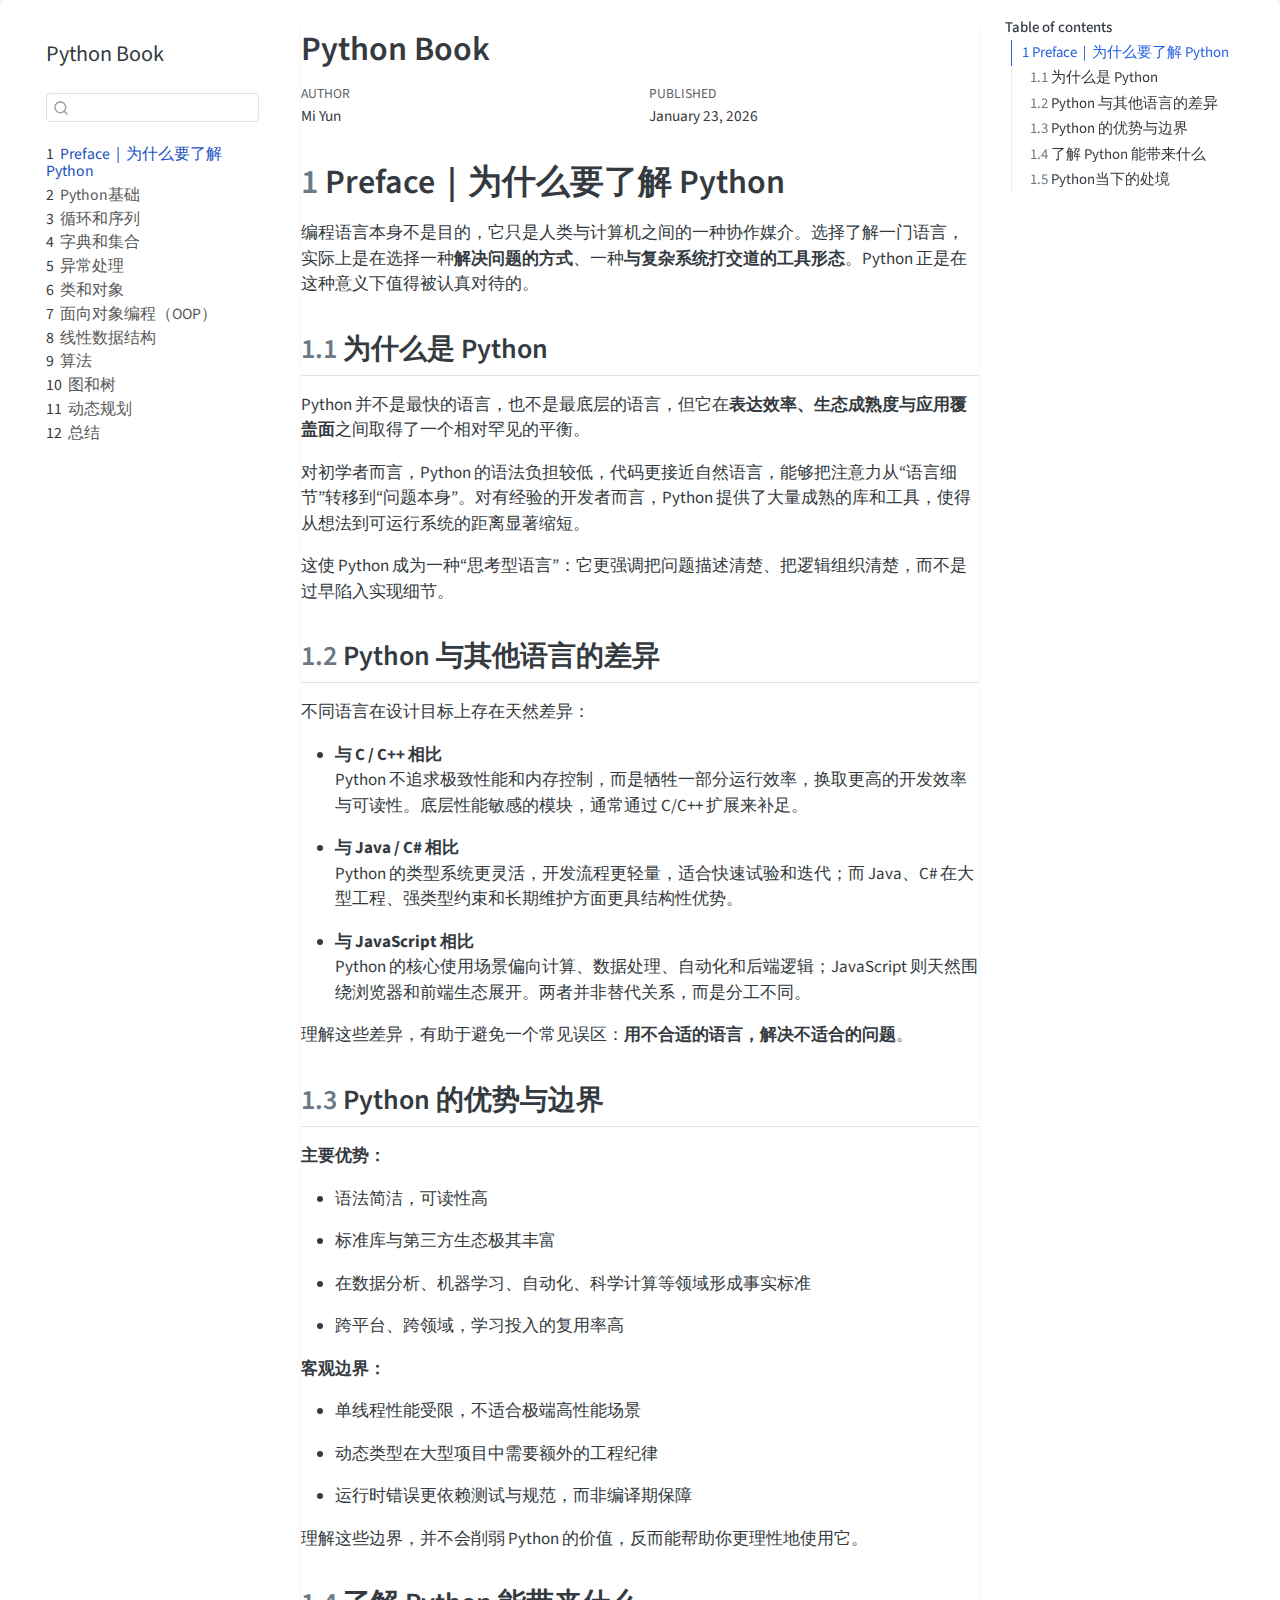
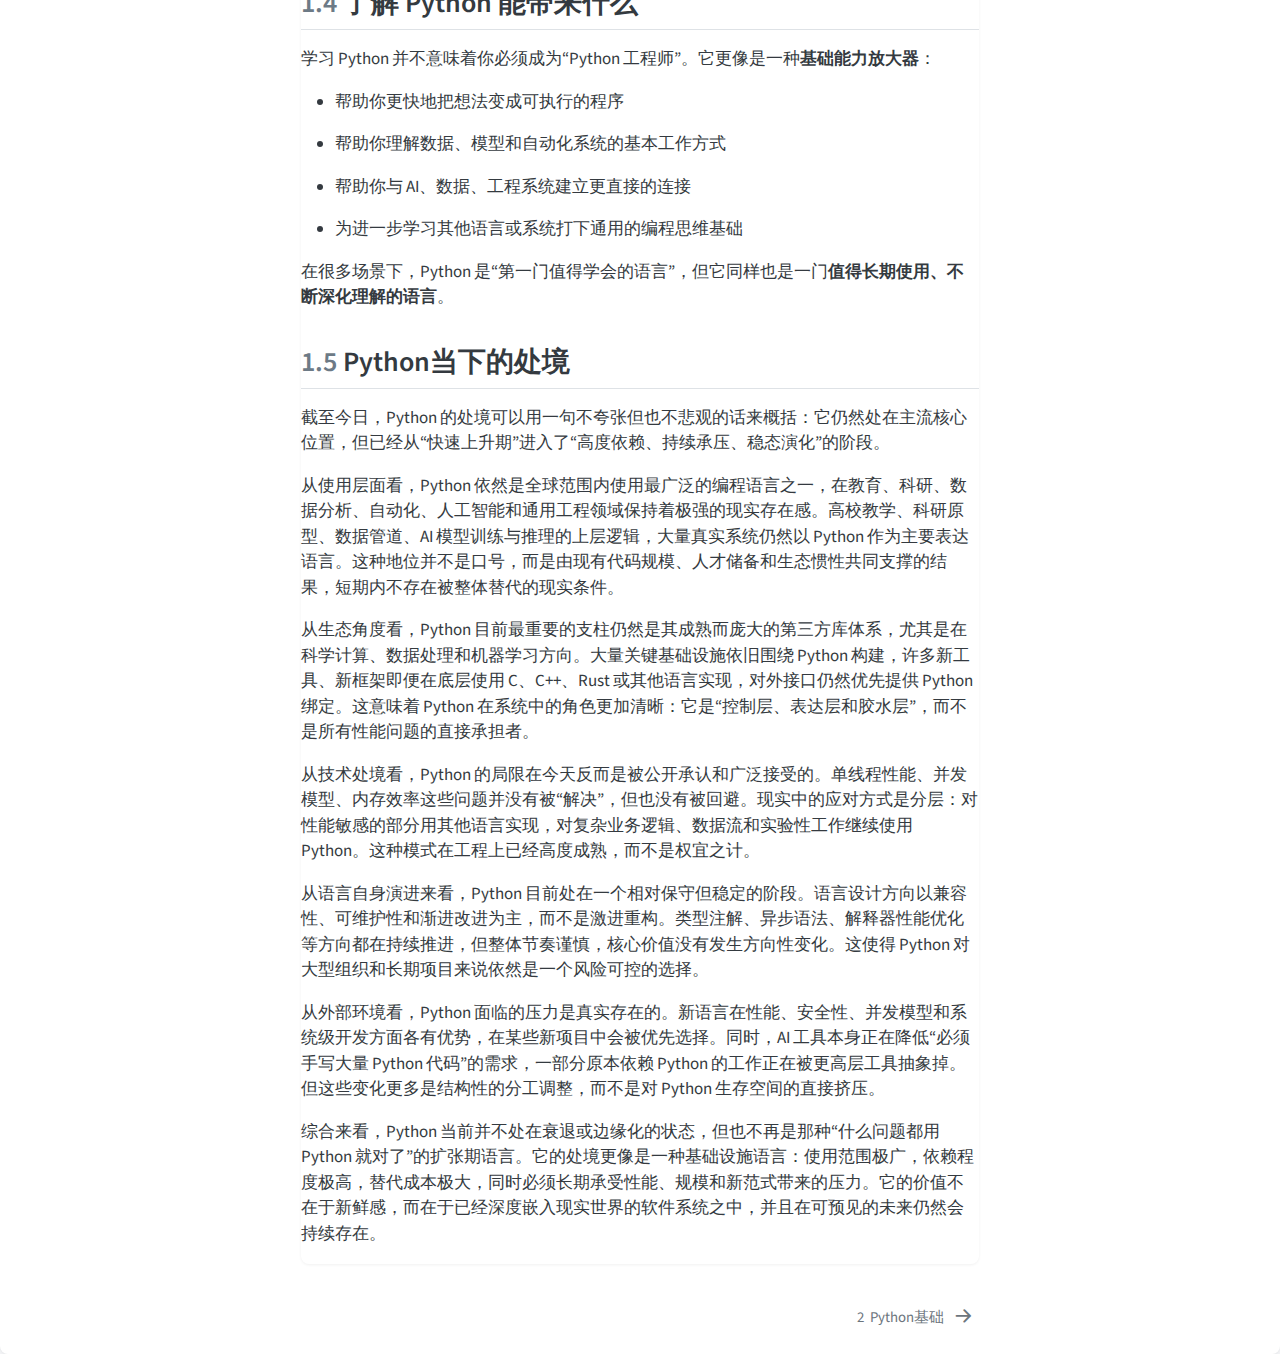
<file: index.html>
<!DOCTYPE html>
<html xmlns="http://www.w3.org/1999/xhtml" lang="en" xml:lang="en"><head>

<meta charset="utf-8">
<meta name="generator" content="quarto-1.8.25">

<meta name="viewport" content="width=device-width, initial-scale=1.0, user-scalable=yes">

<meta name="author" content="Mi Yun">
<meta name="dcterms.date" content="2026-01-23">

<title>Python Book</title>
<style>
code{white-space: pre-wrap;}
span.smallcaps{font-variant: small-caps;}
div.columns{display: flex; gap: min(4vw, 1.5em);}
div.column{flex: auto; overflow-x: auto;}
div.hanging-indent{margin-left: 1.5em; text-indent: -1.5em;}
ul.task-list{list-style: none;}
ul.task-list li input[type="checkbox"] {
  width: 0.8em;
  margin: 0 0.8em 0.2em -1em; /* quarto-specific, see https://github.com/quarto-dev/quarto-cli/issues/4556 */ 
  vertical-align: middle;
}
</style>


<script src="site_libs/quarto-nav/quarto-nav.js"></script>
<script src="site_libs/quarto-nav/headroom.min.js"></script>
<script src="site_libs/clipboard/clipboard.min.js"></script>
<script src="site_libs/quarto-search/autocomplete.umd.js"></script>
<script src="site_libs/quarto-search/fuse.min.js"></script>
<script src="site_libs/quarto-search/quarto-search.js"></script>
<meta name="quarto:offset" content="./">
<link href="./cp_1.html" rel="next">
<script src="site_libs/quarto-html/quarto.js" type="module"></script>
<script src="site_libs/quarto-html/tabsets/tabsets.js" type="module"></script>
<script src="site_libs/quarto-html/axe/axe-check.js" type="module"></script>
<script src="site_libs/quarto-html/popper.min.js"></script>
<script src="site_libs/quarto-html/tippy.umd.min.js"></script>
<script src="site_libs/quarto-html/anchor.min.js"></script>
<link href="site_libs/quarto-html/tippy.css" rel="stylesheet">
<link href="site_libs/quarto-html/quarto-syntax-highlighting-7b89279ff1a6dce999919e0e67d4d9ec.css" rel="stylesheet" id="quarto-text-highlighting-styles">
<script src="site_libs/bootstrap/bootstrap.min.js"></script>
<link href="site_libs/bootstrap/bootstrap-icons.css" rel="stylesheet">
<link href="site_libs/bootstrap/bootstrap-5ea8f22911a6df30576a2a25a24cdd7a.min.css" rel="stylesheet" append-hash="true" id="quarto-bootstrap" data-mode="light">
<script id="quarto-search-options" type="application/json">{
  "location": "sidebar",
  "copy-button": false,
  "collapse-after": 3,
  "panel-placement": "start",
  "type": "textbox",
  "limit": 50,
  "keyboard-shortcut": [
    "f",
    "/",
    "s"
  ],
  "show-item-context": false,
  "language": {
    "search-no-results-text": "No results",
    "search-matching-documents-text": "matching documents",
    "search-copy-link-title": "Copy link to search",
    "search-hide-matches-text": "Hide additional matches",
    "search-more-match-text": "more match in this document",
    "search-more-matches-text": "more matches in this document",
    "search-clear-button-title": "Clear",
    "search-text-placeholder": "",
    "search-detached-cancel-button-title": "Cancel",
    "search-submit-button-title": "Submit",
    "search-label": "Search"
  }
}</script>


<link rel="stylesheet" href="styles.css">
</head>

<body class="nav-sidebar floating quarto-light">

<div id="quarto-search-results"></div>
  <header id="quarto-header" class="headroom fixed-top">
  <nav class="quarto-secondary-nav">
    <div class="container-fluid d-flex">
      <button type="button" class="quarto-btn-toggle btn" data-bs-toggle="collapse" role="button" data-bs-target=".quarto-sidebar-collapse-item" aria-controls="quarto-sidebar" aria-expanded="false" aria-label="Toggle sidebar navigation" onclick="if (window.quartoToggleHeadroom) { window.quartoToggleHeadroom(); }">
        <i class="bi bi-layout-text-sidebar-reverse"></i>
      </button>
        <nav class="quarto-page-breadcrumbs" aria-label="breadcrumb"><ol class="breadcrumb"><li class="breadcrumb-item"><a href="./index.html"><span class="chapter-number">1</span>&nbsp; <span class="chapter-title">Preface｜为什么要了解 Python</span></a></li></ol></nav>
        <a class="flex-grow-1" role="navigation" data-bs-toggle="collapse" data-bs-target=".quarto-sidebar-collapse-item" aria-controls="quarto-sidebar" aria-expanded="false" aria-label="Toggle sidebar navigation" onclick="if (window.quartoToggleHeadroom) { window.quartoToggleHeadroom(); }">      
        </a>
      <button type="button" class="btn quarto-search-button" aria-label="Search" onclick="window.quartoOpenSearch();">
        <i class="bi bi-search"></i>
      </button>
    </div>
  </nav>
</header>
<!-- content -->
<div id="quarto-content" class="quarto-container page-columns page-rows-contents page-layout-article">
<!-- sidebar -->
  <nav id="quarto-sidebar" class="sidebar collapse collapse-horizontal quarto-sidebar-collapse-item sidebar-navigation floating overflow-auto">
    <div class="pt-lg-2 mt-2 text-left sidebar-header sidebar-header-stacked">
      <a href="./index.html" class="sidebar-logo-link">
      </a>
    <div class="sidebar-title mb-0 py-0">
      <a href="./">Python Book</a> 
    </div>
      </div>
        <div class="mt-2 flex-shrink-0 align-items-center">
        <div class="sidebar-search">
        <div id="quarto-search" class="" title="Search"></div>
        </div>
        </div>
    <div class="sidebar-menu-container"> 
    <ul class="list-unstyled mt-1">
        <li class="sidebar-item">
  <div class="sidebar-item-container"> 
  <a href="./index.html" class="sidebar-item-text sidebar-link active">
 <span class="menu-text"><span class="chapter-number">1</span>&nbsp; <span class="chapter-title">Preface｜为什么要了解 Python</span></span></a>
  </div>
</li>
        <li class="sidebar-item">
  <div class="sidebar-item-container"> 
  <a href="./cp_1.html" class="sidebar-item-text sidebar-link">
 <span class="menu-text"><span class="chapter-number">2</span>&nbsp; <span class="chapter-title">Python基础</span></span></a>
  </div>
</li>
        <li class="sidebar-item">
  <div class="sidebar-item-container"> 
  <a href="./cp_2.html" class="sidebar-item-text sidebar-link">
 <span class="menu-text"><span class="chapter-number">3</span>&nbsp; <span class="chapter-title">循环和序列</span></span></a>
  </div>
</li>
        <li class="sidebar-item">
  <div class="sidebar-item-container"> 
  <a href="./cp_3.html" class="sidebar-item-text sidebar-link">
 <span class="menu-text"><span class="chapter-number">4</span>&nbsp; <span class="chapter-title">字典和集合</span></span></a>
  </div>
</li>
        <li class="sidebar-item">
  <div class="sidebar-item-container"> 
  <a href="./cp_4.html" class="sidebar-item-text sidebar-link">
 <span class="menu-text"><span class="chapter-number">5</span>&nbsp; <span class="chapter-title">异常处理</span></span></a>
  </div>
</li>
        <li class="sidebar-item">
  <div class="sidebar-item-container"> 
  <a href="./cp_5.html" class="sidebar-item-text sidebar-link">
 <span class="menu-text"><span class="chapter-number">6</span>&nbsp; <span class="chapter-title">类和对象</span></span></a>
  </div>
</li>
        <li class="sidebar-item">
  <div class="sidebar-item-container"> 
  <a href="./cp_6.html" class="sidebar-item-text sidebar-link">
 <span class="menu-text"><span class="chapter-number">7</span>&nbsp; <span class="chapter-title">面向对象编程（OOP）</span></span></a>
  </div>
</li>
        <li class="sidebar-item">
  <div class="sidebar-item-container"> 
  <a href="./cp_7.html" class="sidebar-item-text sidebar-link">
 <span class="menu-text"><span class="chapter-number">8</span>&nbsp; <span class="chapter-title">线性数据结构</span></span></a>
  </div>
</li>
        <li class="sidebar-item">
  <div class="sidebar-item-container"> 
  <a href="./cp_8.html" class="sidebar-item-text sidebar-link">
 <span class="menu-text"><span class="chapter-number">9</span>&nbsp; <span class="chapter-title">算法</span></span></a>
  </div>
</li>
        <li class="sidebar-item">
  <div class="sidebar-item-container"> 
  <a href="./cp_9.html" class="sidebar-item-text sidebar-link">
 <span class="menu-text"><span class="chapter-number">10</span>&nbsp; <span class="chapter-title">图和树</span></span></a>
  </div>
</li>
        <li class="sidebar-item">
  <div class="sidebar-item-container"> 
  <a href="./cp_10.html" class="sidebar-item-text sidebar-link">
 <span class="menu-text"><span class="chapter-number">11</span>&nbsp; <span class="chapter-title">动态规划</span></span></a>
  </div>
</li>
        <li class="sidebar-item">
  <div class="sidebar-item-container"> 
  <a href="./summary.html" class="sidebar-item-text sidebar-link">
 <span class="menu-text"><span class="chapter-number">12</span>&nbsp; <span class="chapter-title">总结</span></span></a>
  </div>
</li>
    </ul>
    </div>
</nav>
<div id="quarto-sidebar-glass" class="quarto-sidebar-collapse-item" data-bs-toggle="collapse" data-bs-target=".quarto-sidebar-collapse-item"></div>
<!-- margin-sidebar -->
    <div id="quarto-margin-sidebar" class="sidebar margin-sidebar">
        <nav id="TOC" role="doc-toc" class="toc-active" data-toc-expanded="2">
    <h2 id="toc-title">Table of contents</h2>
   
  <ul>
  <li><a href="#preface为什么要了解-python" id="toc-preface为什么要了解-python" class="nav-link active" data-scroll-target="#preface为什么要了解-python"><span class="header-section-number">1</span> Preface｜为什么要了解 Python</a>
  <ul class="collapse">
  <li><a href="#为什么是-python" id="toc-为什么是-python" class="nav-link" data-scroll-target="#为什么是-python"><span class="header-section-number">1.1</span> 为什么是 Python</a></li>
  <li><a href="#python-与其他语言的差异" id="toc-python-与其他语言的差异" class="nav-link" data-scroll-target="#python-与其他语言的差异"><span class="header-section-number">1.2</span> Python 与其他语言的差异</a></li>
  <li><a href="#python-的优势与边界" id="toc-python-的优势与边界" class="nav-link" data-scroll-target="#python-的优势与边界"><span class="header-section-number">1.3</span> Python 的优势与边界</a></li>
  <li><a href="#了解-python-能带来什么" id="toc-了解-python-能带来什么" class="nav-link" data-scroll-target="#了解-python-能带来什么"><span class="header-section-number">1.4</span> 了解 Python 能带来什么</a></li>
  <li><a href="#python当下的处境" id="toc-python当下的处境" class="nav-link" data-scroll-target="#python当下的处境"><span class="header-section-number">1.5</span> Python当下的处境</a></li>
  </ul></li>
  </ul>
</nav>
    </div>
<!-- main -->
<main class="content" id="quarto-document-content">

<header id="title-block-header" class="quarto-title-block default">
<div class="quarto-title">
<h1 class="title">Python Book</h1>
</div>



<div class="quarto-title-meta">

    <div>
    <div class="quarto-title-meta-heading">Author</div>
    <div class="quarto-title-meta-contents">
             <p>Mi Yun </p>
          </div>
  </div>
    
    <div>
    <div class="quarto-title-meta-heading">Published</div>
    <div class="quarto-title-meta-contents">
      <p class="date">January 23, 2026</p>
    </div>
  </div>
  
    
  </div>
  


</header>


<section id="preface为什么要了解-python" class="level1" data-number="1">
<h1 data-number="1"><span class="header-section-number">1</span> Preface｜为什么要了解 Python</h1>
<p>编程语言本身不是目的，它只是人类与计算机之间的一种协作媒介。选择了解一门语言，实际上是在选择一种<strong>解决问题的方式</strong>、一种<strong>与复杂系统打交道的工具形态</strong>。Python 正是在这种意义下值得被认真对待的。</p>
<section id="为什么是-python" class="level2" data-number="1.1">
<h2 data-number="1.1" class="anchored" data-anchor-id="为什么是-python"><span class="header-section-number">1.1</span> 为什么是 Python</h2>
<p>Python 并不是最快的语言，也不是最底层的语言，但它在<strong>表达效率、生态成熟度与应用覆盖面</strong>之间取得了一个相对罕见的平衡。</p>
<p>对初学者而言，Python 的语法负担较低，代码更接近自然语言，能够把注意力从“语言细节”转移到“问题本身”。对有经验的开发者而言，Python 提供了大量成熟的库和工具，使得从想法到可运行系统的距离显著缩短。</p>
<p>这使 Python 成为一种“思考型语言”：它更强调把问题描述清楚、把逻辑组织清楚，而不是过早陷入实现细节。</p>
</section>
<section id="python-与其他语言的差异" class="level2" data-number="1.2">
<h2 data-number="1.2" class="anchored" data-anchor-id="python-与其他语言的差异"><span class="header-section-number">1.2</span> Python 与其他语言的差异</h2>
<p>不同语言在设计目标上存在天然差异：</p>
<ul>
<li><p><strong>与 C / C++ 相比</strong><br>
Python 不追求极致性能和内存控制，而是牺牲一部分运行效率，换取更高的开发效率与可读性。底层性能敏感的模块，通常通过 C/C++ 扩展来补足。</p></li>
<li><p><strong>与 Java / C# 相比</strong><br>
Python 的类型系统更灵活，开发流程更轻量，适合快速试验和迭代；而 Java、C# 在大型工程、强类型约束和长期维护方面更具结构性优势。</p></li>
<li><p><strong>与 JavaScript 相比</strong><br>
Python 的核心使用场景偏向计算、数据处理、自动化和后端逻辑；JavaScript 则天然围绕浏览器和前端生态展开。两者并非替代关系，而是分工不同。</p></li>
</ul>
<p>理解这些差异，有助于避免一个常见误区：<strong>用不合适的语言，解决不适合的问题</strong>。</p>
</section>
<section id="python-的优势与边界" class="level2" data-number="1.3">
<h2 data-number="1.3" class="anchored" data-anchor-id="python-的优势与边界"><span class="header-section-number">1.3</span> Python 的优势与边界</h2>
<p><strong>主要优势：</strong></p>
<ul>
<li><p>语法简洁，可读性高</p></li>
<li><p>标准库与第三方生态极其丰富</p></li>
<li><p>在数据分析、机器学习、自动化、科学计算等领域形成事实标准</p></li>
<li><p>跨平台、跨领域，学习投入的复用率高</p></li>
</ul>
<p><strong>客观边界：</strong></p>
<ul>
<li><p>单线程性能受限，不适合极端高性能场景</p></li>
<li><p>动态类型在大型项目中需要额外的工程纪律</p></li>
<li><p>运行时错误更依赖测试与规范，而非编译期保障</p></li>
</ul>
<p>理解这些边界，并不会削弱 Python 的价值，反而能帮助你更理性地使用它。</p>
</section>
<section id="了解-python-能带来什么" class="level2" data-number="1.4">
<h2 data-number="1.4" class="anchored" data-anchor-id="了解-python-能带来什么"><span class="header-section-number">1.4</span> 了解 Python 能带来什么</h2>
<p>学习 Python 并不意味着你必须成为“Python 工程师”。它更像是一种<strong>基础能力放大器</strong>：</p>
<ul>
<li><p>帮助你更快地把想法变成可执行的程序</p></li>
<li><p>帮助你理解数据、模型和自动化系统的基本工作方式</p></li>
<li><p>帮助你与 AI、数据、工程系统建立更直接的连接</p></li>
<li><p>为进一步学习其他语言或系统打下通用的编程思维基础</p></li>
</ul>
<p>在很多场景下，Python 是“第一门值得学会的语言”，但它同样也是一门<strong>值得长期使用、不断深化理解的语言</strong>。</p>
</section>
<section id="python当下的处境" class="level2" data-number="1.5">
<h2 data-number="1.5" class="anchored" data-anchor-id="python当下的处境"><span class="header-section-number">1.5</span> Python当下的处境</h2>
<p>截至今日，Python 的处境可以用一句不夸张但也不悲观的话来概括：它仍然处在主流核心位置，但已经从“快速上升期”进入了“高度依赖、持续承压、稳态演化”的阶段。</p>
<p>从使用层面看，Python 依然是全球范围内使用最广泛的编程语言之一，在教育、科研、数据分析、自动化、人工智能和通用工程领域保持着极强的现实存在感。高校教学、科研原型、数据管道、AI 模型训练与推理的上层逻辑，大量真实系统仍然以 Python 作为主要表达语言。这种地位并不是口号，而是由现有代码规模、人才储备和生态惯性共同支撑的结果，短期内不存在被整体替代的现实条件。</p>
<p>从生态角度看，Python 目前最重要的支柱仍然是其成熟而庞大的第三方库体系，尤其是在科学计算、数据处理和机器学习方向。大量关键基础设施依旧围绕 Python 构建，许多新工具、新框架即便在底层使用 C、C++、Rust 或其他语言实现，对外接口仍然优先提供 Python 绑定。这意味着 Python 在系统中的角色更加清晰：它是“控制层、表达层和胶水层”，而不是所有性能问题的直接承担者。</p>
<p>从技术处境看，Python 的局限在今天反而是被公开承认和广泛接受的。单线程性能、并发模型、内存效率这些问题并没有被“解决”，但也没有被回避。现实中的应对方式是分层：对性能敏感的部分用其他语言实现，对复杂业务逻辑、数据流和实验性工作继续使用 Python。这种模式在工程上已经高度成熟，而不是权宜之计。</p>
<p>从语言自身演进来看，Python 目前处在一个相对保守但稳定的阶段。语言设计方向以兼容性、可维护性和渐进改进为主，而不是激进重构。类型注解、异步语法、解释器性能优化等方向都在持续推进，但整体节奏谨慎，核心价值没有发生方向性变化。这使得 Python 对大型组织和长期项目来说依然是一个风险可控的选择。</p>
<p>从外部环境看，Python 面临的压力是真实存在的。新语言在性能、安全性、并发模型和系统级开发方面各有优势，在某些新项目中会被优先选择。同时，AI 工具本身正在降低“必须手写大量 Python 代码”的需求，一部分原本依赖 Python 的工作正在被更高层工具抽象掉。但这些变化更多是结构性的分工调整，而不是对 Python 生存空间的直接挤压。</p>
<p>综合来看，Python 当前并不处在衰退或边缘化的状态，但也不再是那种“什么问题都用 Python 就对了”的扩张期语言。它的处境更像是一种基础设施语言：使用范围极广，依赖程度极高，替代成本极大，同时必须长期承受性能、规模和新范式带来的压力。它的价值不在于新鲜感，而在于已经深度嵌入现实世界的软件系统之中，并且在可预见的未来仍然会持续存在。</p>


</section>
</section>

</main> <!-- /main -->
<script id="quarto-html-after-body" type="application/javascript">
  window.document.addEventListener("DOMContentLoaded", function (event) {
    const icon = "";
    const anchorJS = new window.AnchorJS();
    anchorJS.options = {
      placement: 'right',
      icon: icon
    };
    anchorJS.add('.anchored');
    const isCodeAnnotation = (el) => {
      for (const clz of el.classList) {
        if (clz.startsWith('code-annotation-')) {                     
          return true;
        }
      }
      return false;
    }
    const onCopySuccess = function(e) {
      // button target
      const button = e.trigger;
      // don't keep focus
      button.blur();
      // flash "checked"
      button.classList.add('code-copy-button-checked');
      var currentTitle = button.getAttribute("title");
      button.setAttribute("title", "Copied!");
      let tooltip;
      if (window.bootstrap) {
        button.setAttribute("data-bs-toggle", "tooltip");
        button.setAttribute("data-bs-placement", "left");
        button.setAttribute("data-bs-title", "Copied!");
        tooltip = new bootstrap.Tooltip(button, 
          { trigger: "manual", 
            customClass: "code-copy-button-tooltip",
            offset: [0, -8]});
        tooltip.show();    
      }
      setTimeout(function() {
        if (tooltip) {
          tooltip.hide();
          button.removeAttribute("data-bs-title");
          button.removeAttribute("data-bs-toggle");
          button.removeAttribute("data-bs-placement");
        }
        button.setAttribute("title", currentTitle);
        button.classList.remove('code-copy-button-checked');
      }, 1000);
      // clear code selection
      e.clearSelection();
    }
    const getTextToCopy = function(trigger) {
      const outerScaffold = trigger.parentElement.cloneNode(true);
      const codeEl = outerScaffold.querySelector('code');
      for (const childEl of codeEl.children) {
        if (isCodeAnnotation(childEl)) {
          childEl.remove();
        }
      }
      return codeEl.innerText;
    }
    const clipboard = new window.ClipboardJS('.code-copy-button:not([data-in-quarto-modal])', {
      text: getTextToCopy
    });
    clipboard.on('success', onCopySuccess);
    if (window.document.getElementById('quarto-embedded-source-code-modal')) {
      const clipboardModal = new window.ClipboardJS('.code-copy-button[data-in-quarto-modal]', {
        text: getTextToCopy,
        container: window.document.getElementById('quarto-embedded-source-code-modal')
      });
      clipboardModal.on('success', onCopySuccess);
    }
      var localhostRegex = new RegExp(/^(?:http|https):\/\/localhost\:?[0-9]*\//);
      var mailtoRegex = new RegExp(/^mailto:/);
        var filterRegex = new RegExp('/' + window.location.host + '/');
      var isInternal = (href) => {
          return filterRegex.test(href) || localhostRegex.test(href) || mailtoRegex.test(href);
      }
      // Inspect non-navigation links and adorn them if external
     var links = window.document.querySelectorAll('a[href]:not(.nav-link):not(.navbar-brand):not(.toc-action):not(.sidebar-link):not(.sidebar-item-toggle):not(.pagination-link):not(.no-external):not([aria-hidden]):not(.dropdown-item):not(.quarto-navigation-tool):not(.about-link)');
      for (var i=0; i<links.length; i++) {
        const link = links[i];
        if (!isInternal(link.href)) {
          // undo the damage that might have been done by quarto-nav.js in the case of
          // links that we want to consider external
          if (link.dataset.originalHref !== undefined) {
            link.href = link.dataset.originalHref;
          }
        }
      }
    function tippyHover(el, contentFn, onTriggerFn, onUntriggerFn) {
      const config = {
        allowHTML: true,
        maxWidth: 500,
        delay: 100,
        arrow: false,
        appendTo: function(el) {
            return el.parentElement;
        },
        interactive: true,
        interactiveBorder: 10,
        theme: 'quarto',
        placement: 'bottom-start',
      };
      if (contentFn) {
        config.content = contentFn;
      }
      if (onTriggerFn) {
        config.onTrigger = onTriggerFn;
      }
      if (onUntriggerFn) {
        config.onUntrigger = onUntriggerFn;
      }
      window.tippy(el, config); 
    }
    const noterefs = window.document.querySelectorAll('a[role="doc-noteref"]');
    for (var i=0; i<noterefs.length; i++) {
      const ref = noterefs[i];
      tippyHover(ref, function() {
        // use id or data attribute instead here
        let href = ref.getAttribute('data-footnote-href') || ref.getAttribute('href');
        try { href = new URL(href).hash; } catch {}
        const id = href.replace(/^#\/?/, "");
        const note = window.document.getElementById(id);
        if (note) {
          return note.innerHTML;
        } else {
          return "";
        }
      });
    }
    const xrefs = window.document.querySelectorAll('a.quarto-xref');
    const processXRef = (id, note) => {
      // Strip column container classes
      const stripColumnClz = (el) => {
        el.classList.remove("page-full", "page-columns");
        if (el.children) {
          for (const child of el.children) {
            stripColumnClz(child);
          }
        }
      }
      stripColumnClz(note)
      if (id === null || id.startsWith('sec-')) {
        // Special case sections, only their first couple elements
        const container = document.createElement("div");
        if (note.children && note.children.length > 2) {
          container.appendChild(note.children[0].cloneNode(true));
          for (let i = 1; i < note.children.length; i++) {
            const child = note.children[i];
            if (child.tagName === "P" && child.innerText === "") {
              continue;
            } else {
              container.appendChild(child.cloneNode(true));
              break;
            }
          }
          if (window.Quarto?.typesetMath) {
            window.Quarto.typesetMath(container);
          }
          return container.innerHTML
        } else {
          if (window.Quarto?.typesetMath) {
            window.Quarto.typesetMath(note);
          }
          return note.innerHTML;
        }
      } else {
        // Remove any anchor links if they are present
        const anchorLink = note.querySelector('a.anchorjs-link');
        if (anchorLink) {
          anchorLink.remove();
        }
        if (window.Quarto?.typesetMath) {
          window.Quarto.typesetMath(note);
        }
        if (note.classList.contains("callout")) {
          return note.outerHTML;
        } else {
          return note.innerHTML;
        }
      }
    }
    for (var i=0; i<xrefs.length; i++) {
      const xref = xrefs[i];
      tippyHover(xref, undefined, function(instance) {
        instance.disable();
        let url = xref.getAttribute('href');
        let hash = undefined; 
        if (url.startsWith('#')) {
          hash = url;
        } else {
          try { hash = new URL(url).hash; } catch {}
        }
        if (hash) {
          const id = hash.replace(/^#\/?/, "");
          const note = window.document.getElementById(id);
          if (note !== null) {
            try {
              const html = processXRef(id, note.cloneNode(true));
              instance.setContent(html);
            } finally {
              instance.enable();
              instance.show();
            }
          } else {
            // See if we can fetch this
            fetch(url.split('#')[0])
            .then(res => res.text())
            .then(html => {
              const parser = new DOMParser();
              const htmlDoc = parser.parseFromString(html, "text/html");
              const note = htmlDoc.getElementById(id);
              if (note !== null) {
                const html = processXRef(id, note);
                instance.setContent(html);
              } 
            }).finally(() => {
              instance.enable();
              instance.show();
            });
          }
        } else {
          // See if we can fetch a full url (with no hash to target)
          // This is a special case and we should probably do some content thinning / targeting
          fetch(url)
          .then(res => res.text())
          .then(html => {
            const parser = new DOMParser();
            const htmlDoc = parser.parseFromString(html, "text/html");
            const note = htmlDoc.querySelector('main.content');
            if (note !== null) {
              // This should only happen for chapter cross references
              // (since there is no id in the URL)
              // remove the first header
              if (note.children.length > 0 && note.children[0].tagName === "HEADER") {
                note.children[0].remove();
              }
              const html = processXRef(null, note);
              instance.setContent(html);
            } 
          }).finally(() => {
            instance.enable();
            instance.show();
          });
        }
      }, function(instance) {
      });
    }
        let selectedAnnoteEl;
        const selectorForAnnotation = ( cell, annotation) => {
          let cellAttr = 'data-code-cell="' + cell + '"';
          let lineAttr = 'data-code-annotation="' +  annotation + '"';
          const selector = 'span[' + cellAttr + '][' + lineAttr + ']';
          return selector;
        }
        const selectCodeLines = (annoteEl) => {
          const doc = window.document;
          const targetCell = annoteEl.getAttribute("data-target-cell");
          const targetAnnotation = annoteEl.getAttribute("data-target-annotation");
          const annoteSpan = window.document.querySelector(selectorForAnnotation(targetCell, targetAnnotation));
          const lines = annoteSpan.getAttribute("data-code-lines").split(",");
          const lineIds = lines.map((line) => {
            return targetCell + "-" + line;
          })
          let top = null;
          let height = null;
          let parent = null;
          if (lineIds.length > 0) {
              //compute the position of the single el (top and bottom and make a div)
              const el = window.document.getElementById(lineIds[0]);
              top = el.offsetTop;
              height = el.offsetHeight;
              parent = el.parentElement.parentElement;
            if (lineIds.length > 1) {
              const lastEl = window.document.getElementById(lineIds[lineIds.length - 1]);
              const bottom = lastEl.offsetTop + lastEl.offsetHeight;
              height = bottom - top;
            }
            if (top !== null && height !== null && parent !== null) {
              // cook up a div (if necessary) and position it 
              let div = window.document.getElementById("code-annotation-line-highlight");
              if (div === null) {
                div = window.document.createElement("div");
                div.setAttribute("id", "code-annotation-line-highlight");
                div.style.position = 'absolute';
                parent.appendChild(div);
              }
              div.style.top = top - 2 + "px";
              div.style.height = height + 4 + "px";
              div.style.left = 0;
              let gutterDiv = window.document.getElementById("code-annotation-line-highlight-gutter");
              if (gutterDiv === null) {
                gutterDiv = window.document.createElement("div");
                gutterDiv.setAttribute("id", "code-annotation-line-highlight-gutter");
                gutterDiv.style.position = 'absolute';
                const codeCell = window.document.getElementById(targetCell);
                const gutter = codeCell.querySelector('.code-annotation-gutter');
                gutter.appendChild(gutterDiv);
              }
              gutterDiv.style.top = top - 2 + "px";
              gutterDiv.style.height = height + 4 + "px";
            }
            selectedAnnoteEl = annoteEl;
          }
        };
        const unselectCodeLines = () => {
          const elementsIds = ["code-annotation-line-highlight", "code-annotation-line-highlight-gutter"];
          elementsIds.forEach((elId) => {
            const div = window.document.getElementById(elId);
            if (div) {
              div.remove();
            }
          });
          selectedAnnoteEl = undefined;
        };
          // Handle positioning of the toggle
      window.addEventListener(
        "resize",
        throttle(() => {
          elRect = undefined;
          if (selectedAnnoteEl) {
            selectCodeLines(selectedAnnoteEl);
          }
        }, 10)
      );
      function throttle(fn, ms) {
      let throttle = false;
      let timer;
        return (...args) => {
          if(!throttle) { // first call gets through
              fn.apply(this, args);
              throttle = true;
          } else { // all the others get throttled
              if(timer) clearTimeout(timer); // cancel #2
              timer = setTimeout(() => {
                fn.apply(this, args);
                timer = throttle = false;
              }, ms);
          }
        };
      }
        // Attach click handler to the DT
        const annoteDls = window.document.querySelectorAll('dt[data-target-cell]');
        for (const annoteDlNode of annoteDls) {
          annoteDlNode.addEventListener('click', (event) => {
            const clickedEl = event.target;
            if (clickedEl !== selectedAnnoteEl) {
              unselectCodeLines();
              const activeEl = window.document.querySelector('dt[data-target-cell].code-annotation-active');
              if (activeEl) {
                activeEl.classList.remove('code-annotation-active');
              }
              selectCodeLines(clickedEl);
              clickedEl.classList.add('code-annotation-active');
            } else {
              // Unselect the line
              unselectCodeLines();
              clickedEl.classList.remove('code-annotation-active');
            }
          });
        }
    const findCites = (el) => {
      const parentEl = el.parentElement;
      if (parentEl) {
        const cites = parentEl.dataset.cites;
        if (cites) {
          return {
            el,
            cites: cites.split(' ')
          };
        } else {
          return findCites(el.parentElement)
        }
      } else {
        return undefined;
      }
    };
    var bibliorefs = window.document.querySelectorAll('a[role="doc-biblioref"]');
    for (var i=0; i<bibliorefs.length; i++) {
      const ref = bibliorefs[i];
      const citeInfo = findCites(ref);
      if (citeInfo) {
        tippyHover(citeInfo.el, function() {
          var popup = window.document.createElement('div');
          citeInfo.cites.forEach(function(cite) {
            var citeDiv = window.document.createElement('div');
            citeDiv.classList.add('hanging-indent');
            citeDiv.classList.add('csl-entry');
            var biblioDiv = window.document.getElementById('ref-' + cite);
            if (biblioDiv) {
              citeDiv.innerHTML = biblioDiv.innerHTML;
            }
            popup.appendChild(citeDiv);
          });
          return popup.innerHTML;
        });
      }
    }
  });
  </script>
<nav class="page-navigation">
  <div class="nav-page nav-page-previous">
  </div>
  <div class="nav-page nav-page-next">
      <a href="./cp_1.html" class="pagination-link" aria-label="Python基础">
        <span class="nav-page-text"><span class="chapter-number">2</span>&nbsp; <span class="chapter-title">Python基础</span></span> <i class="bi bi-arrow-right-short"></i>
      </a>
  </div>
</nav>
</div> <!-- /content -->




</body></html>
</file>
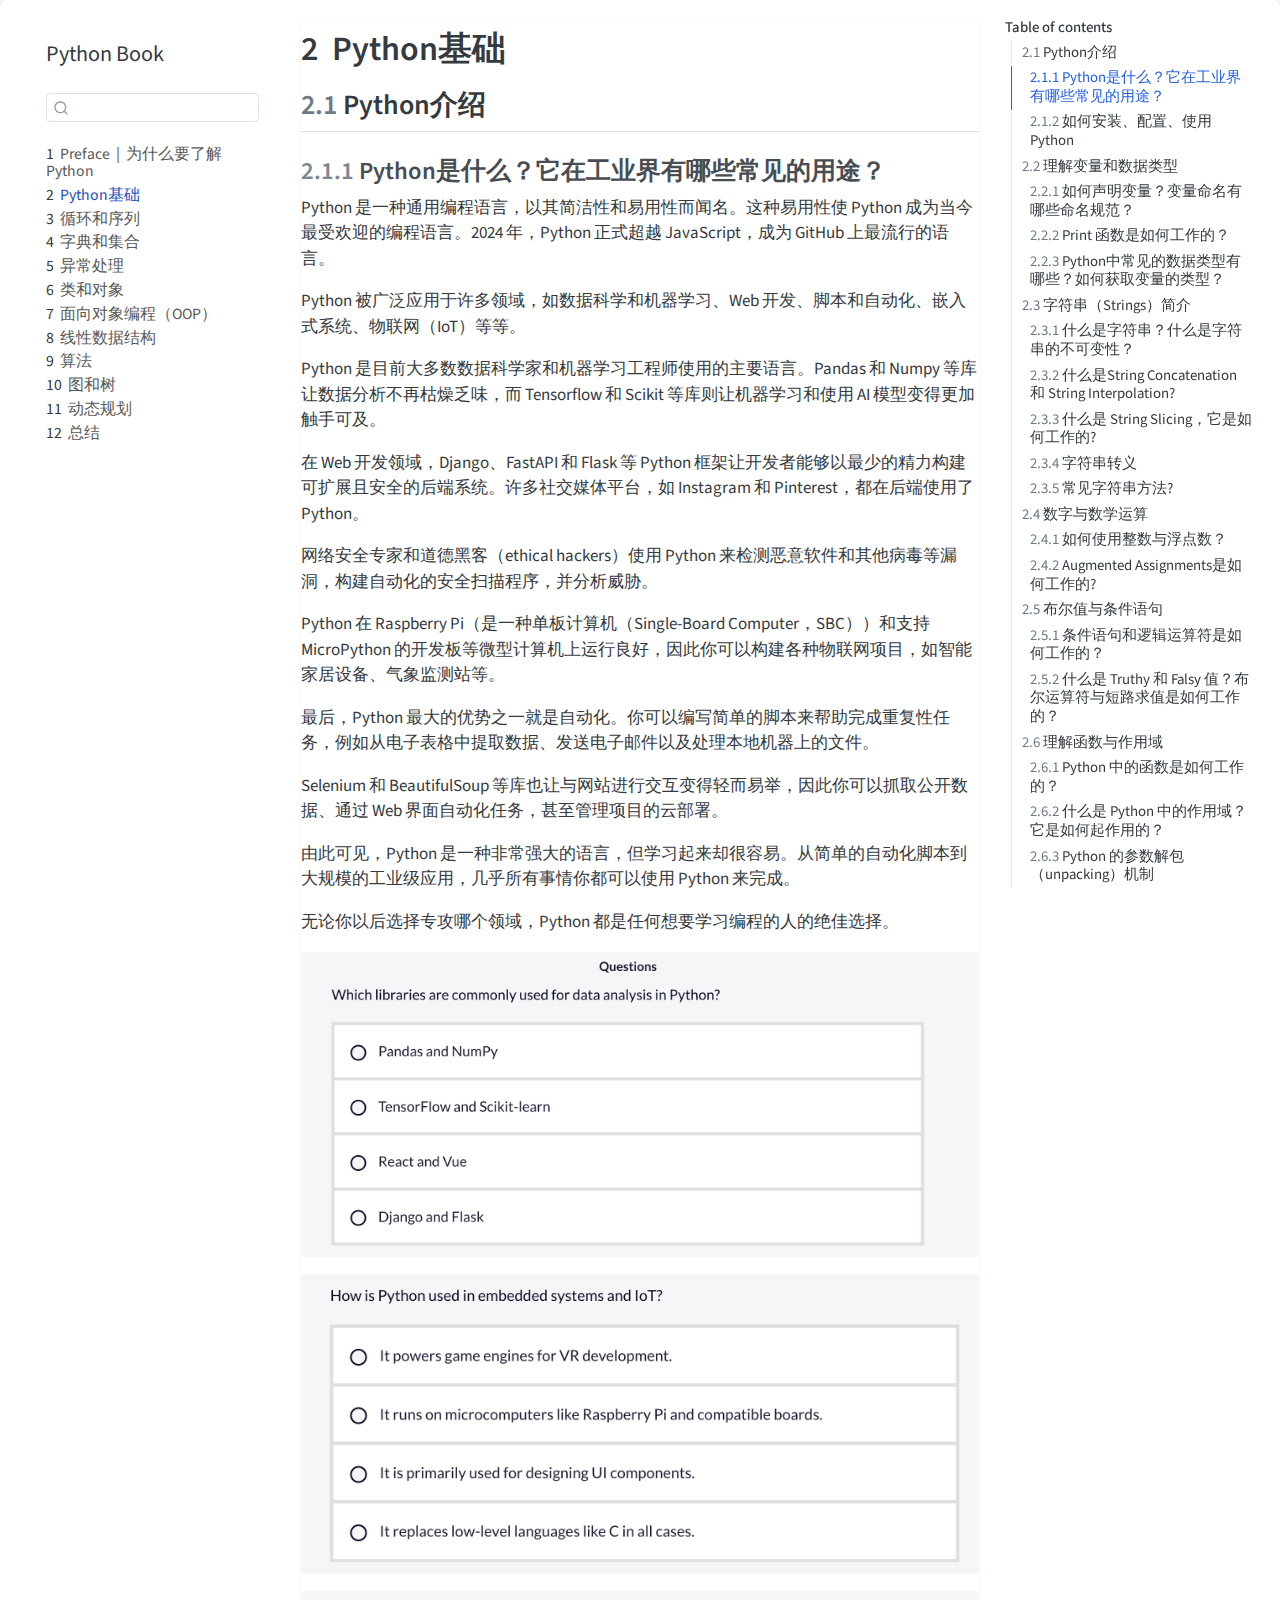
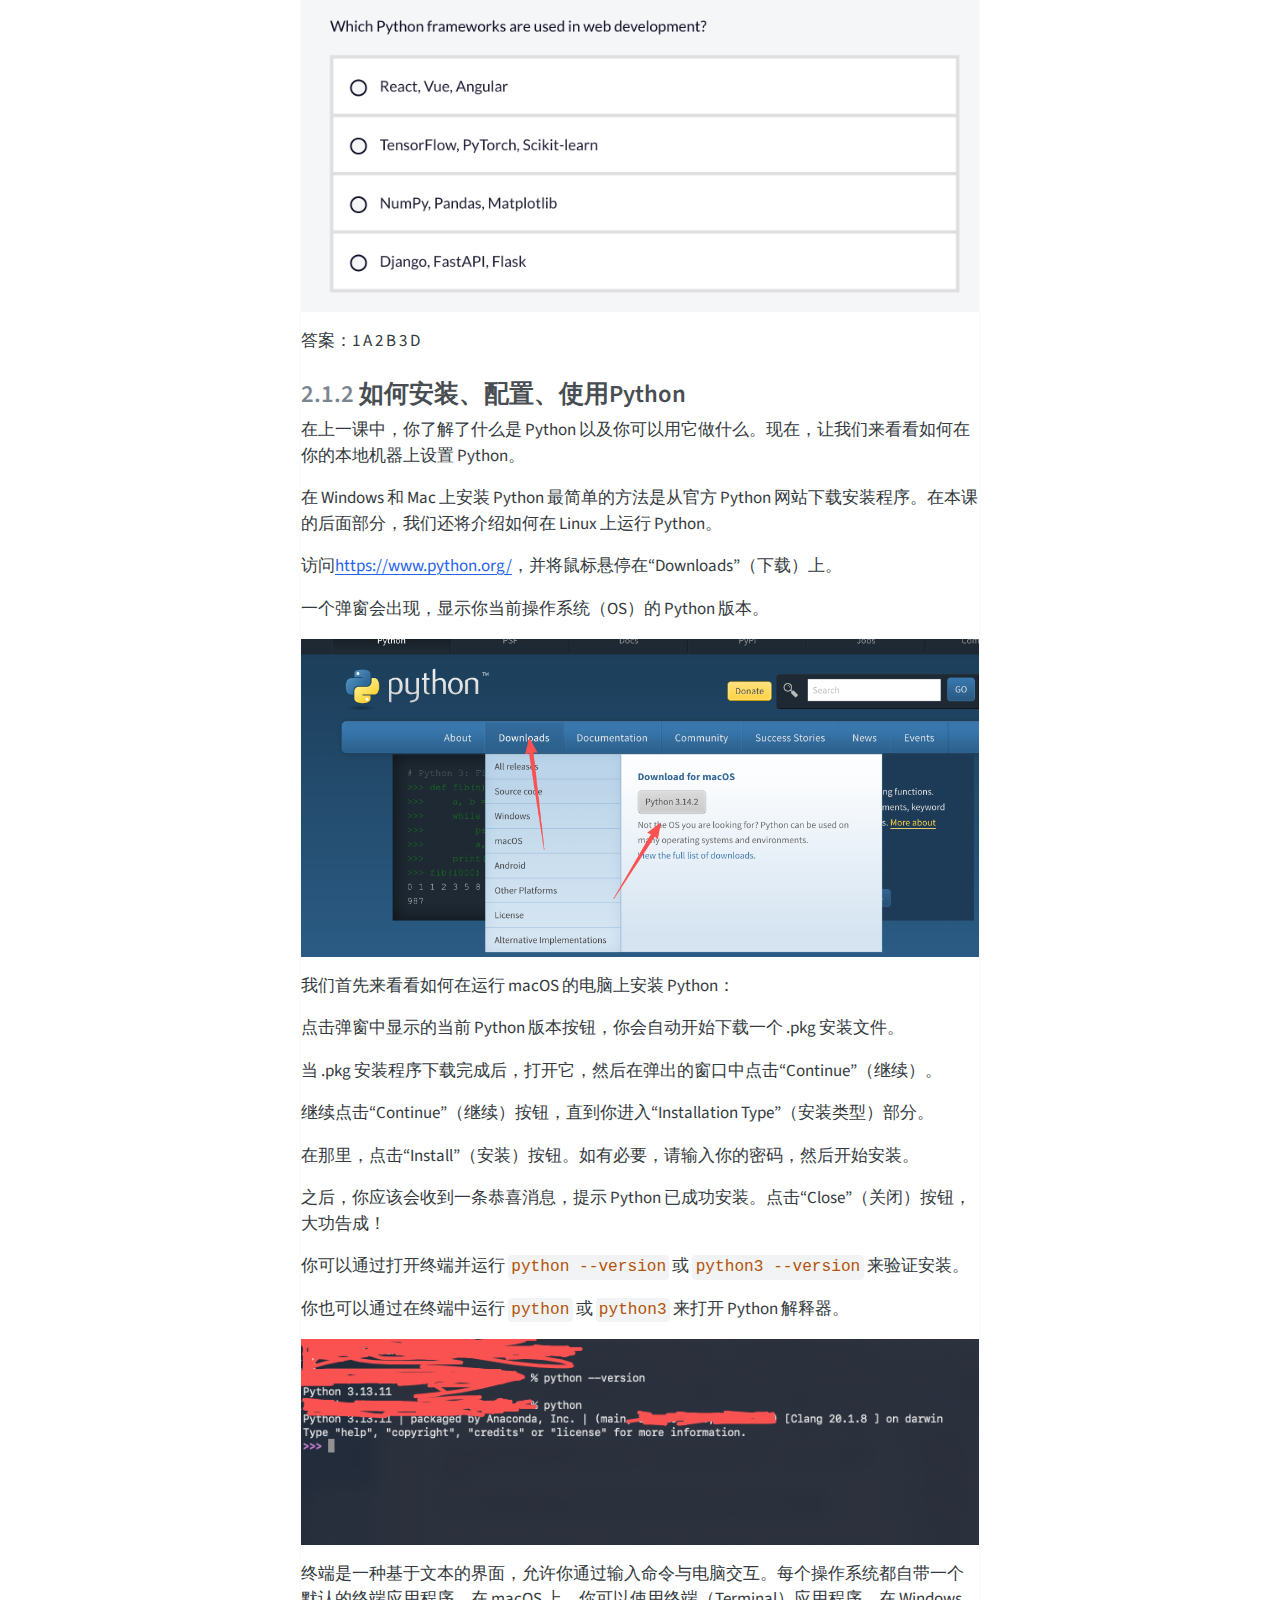
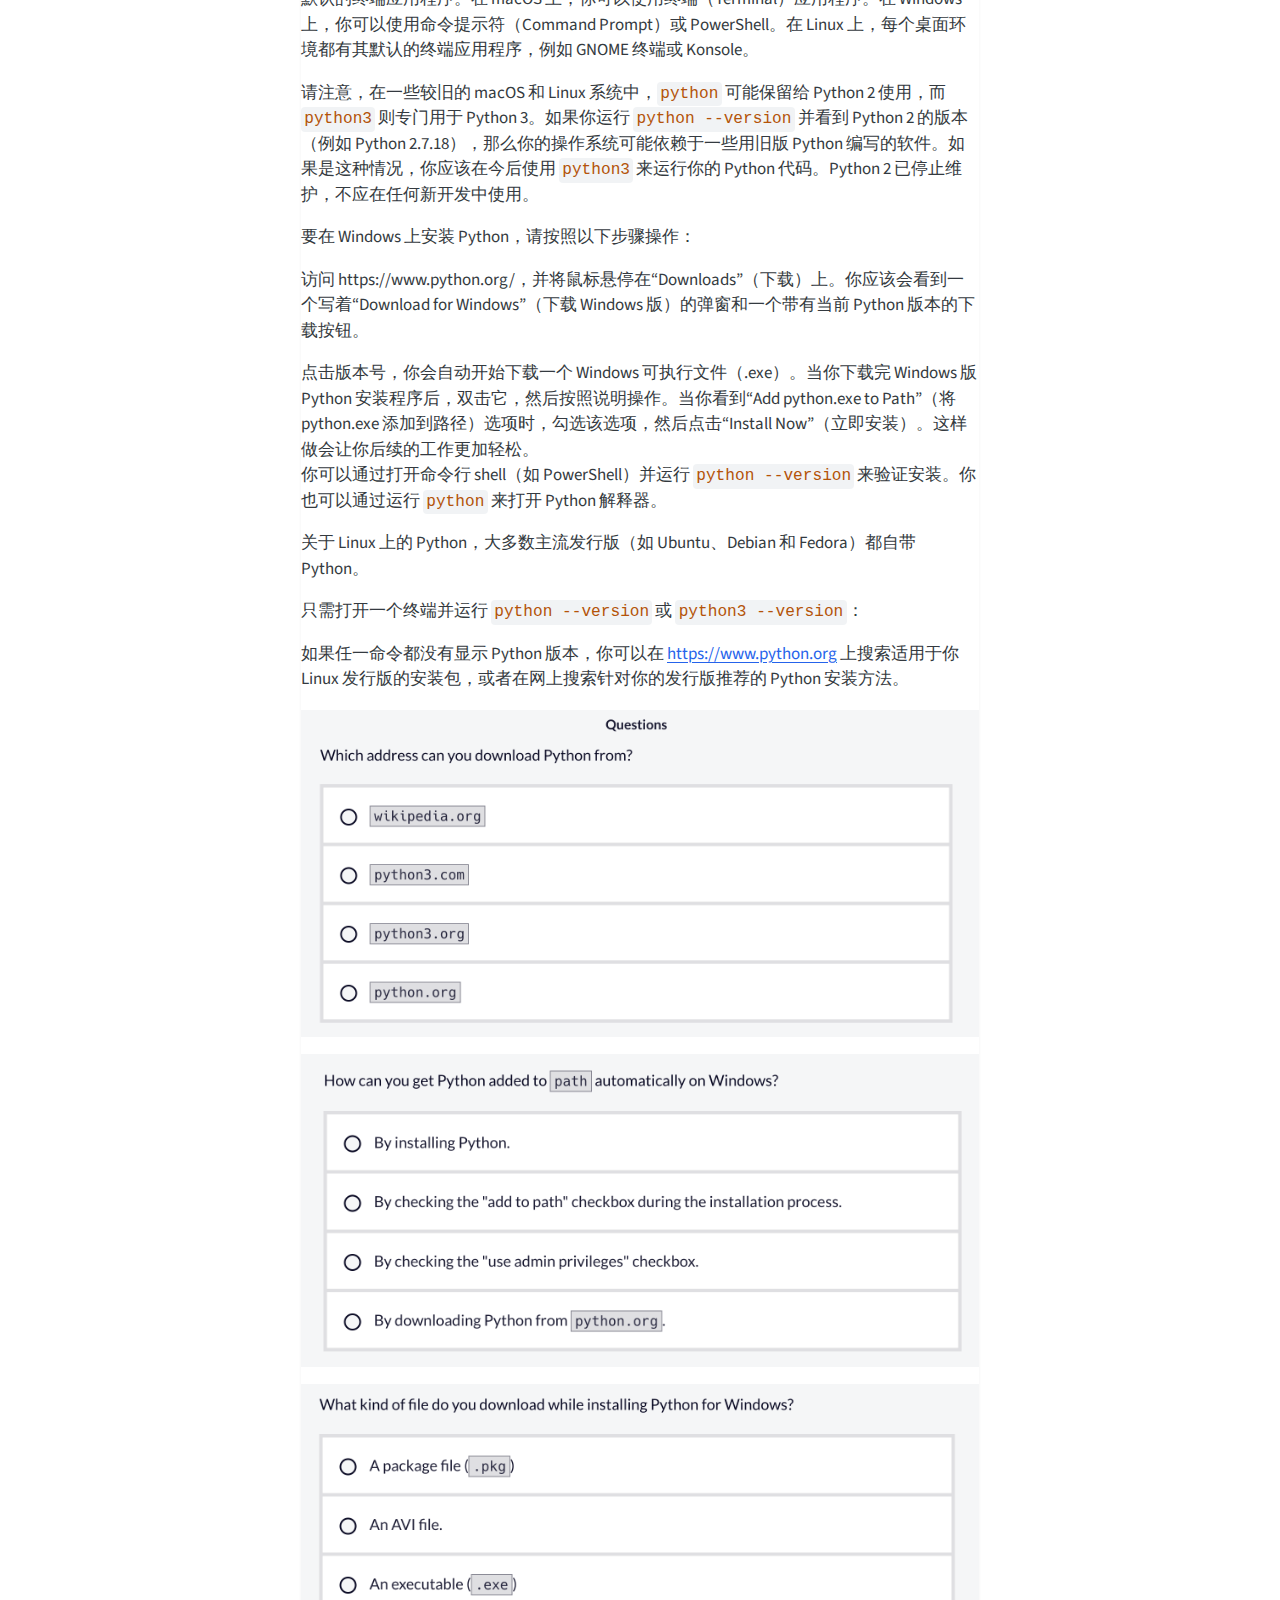
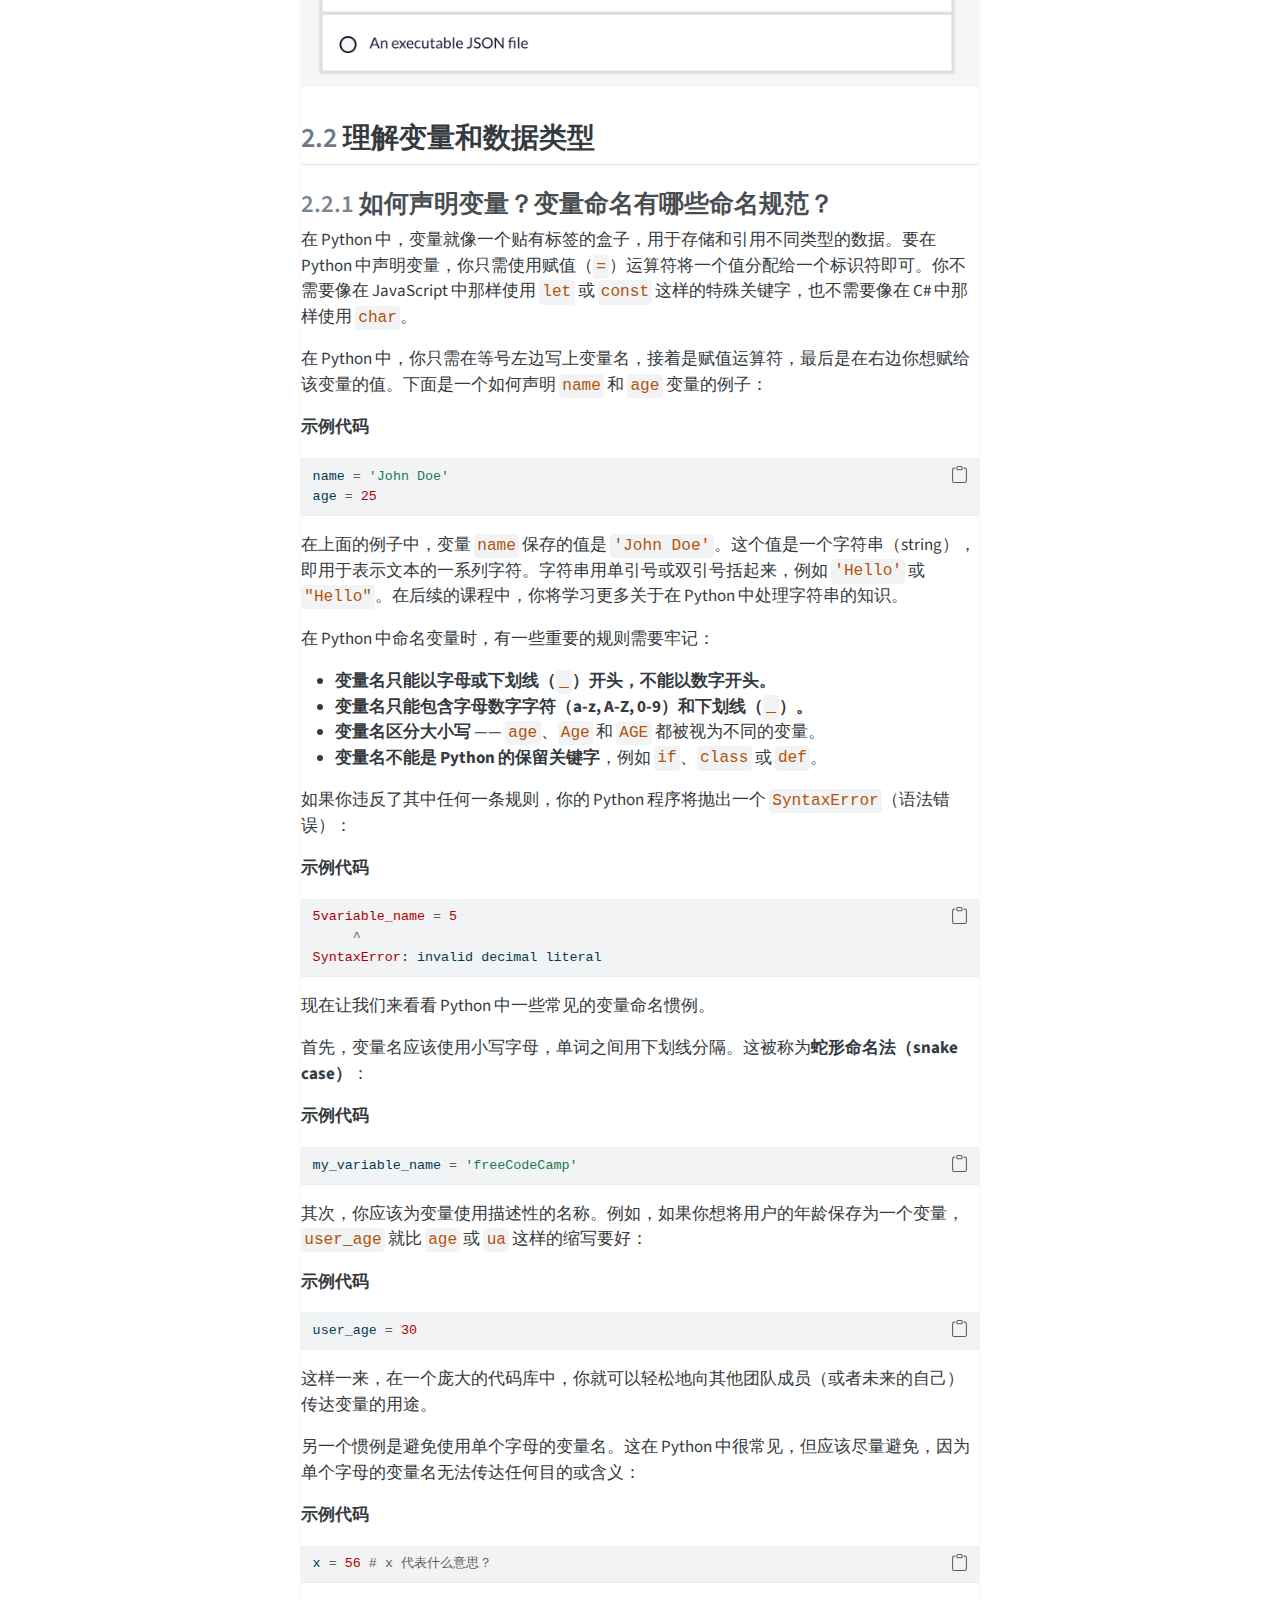
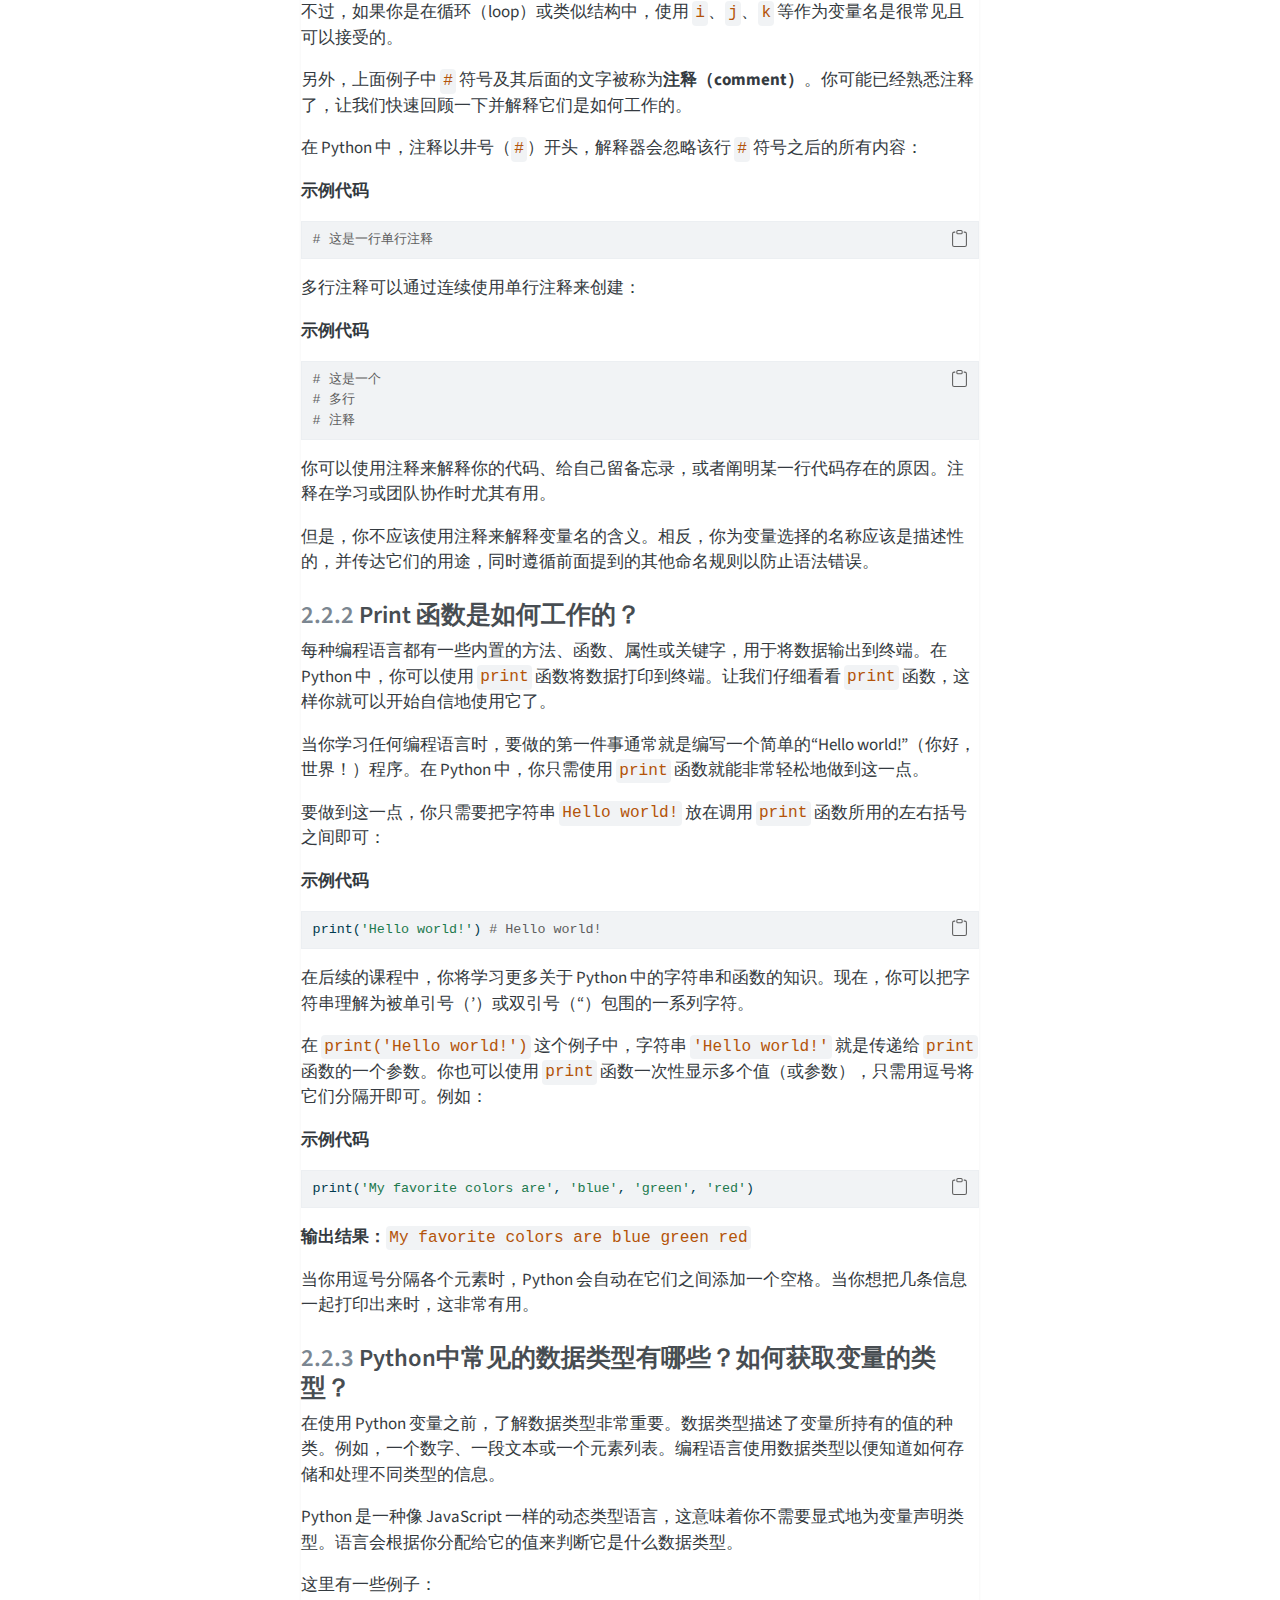
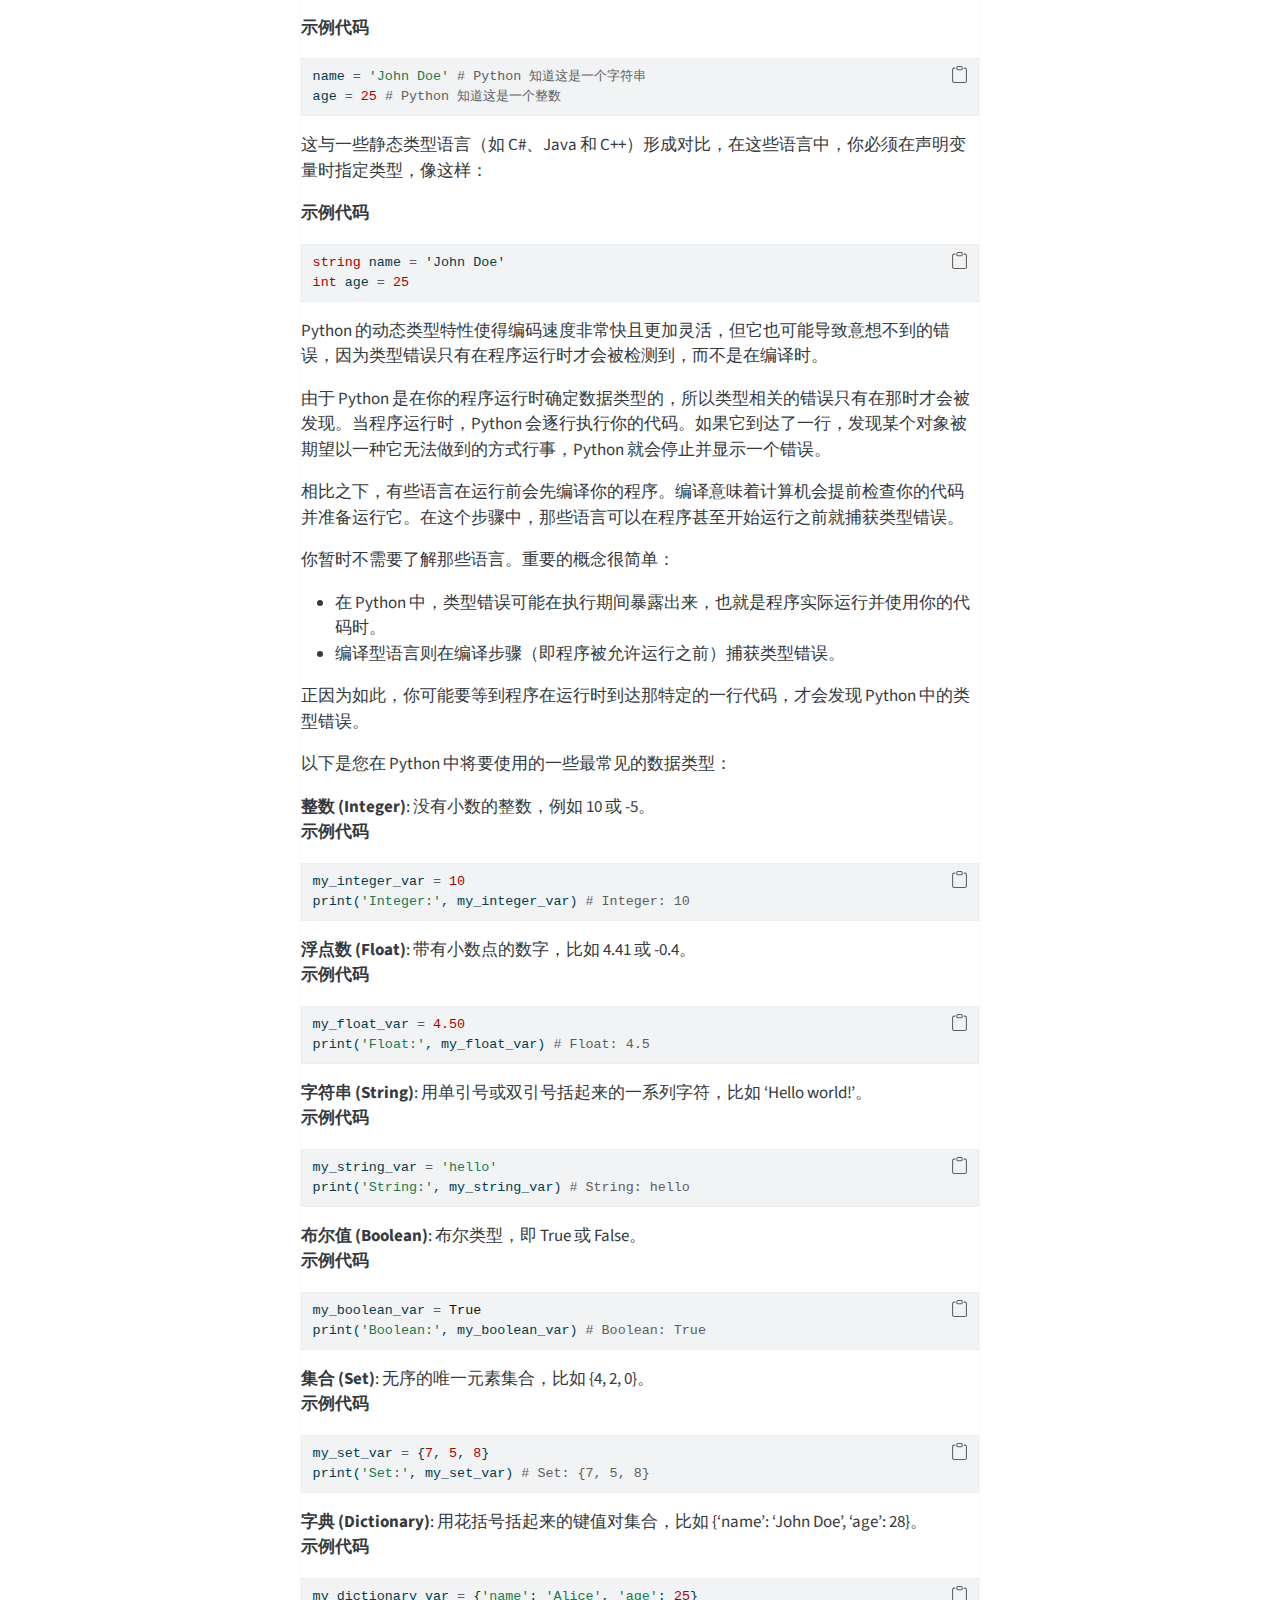
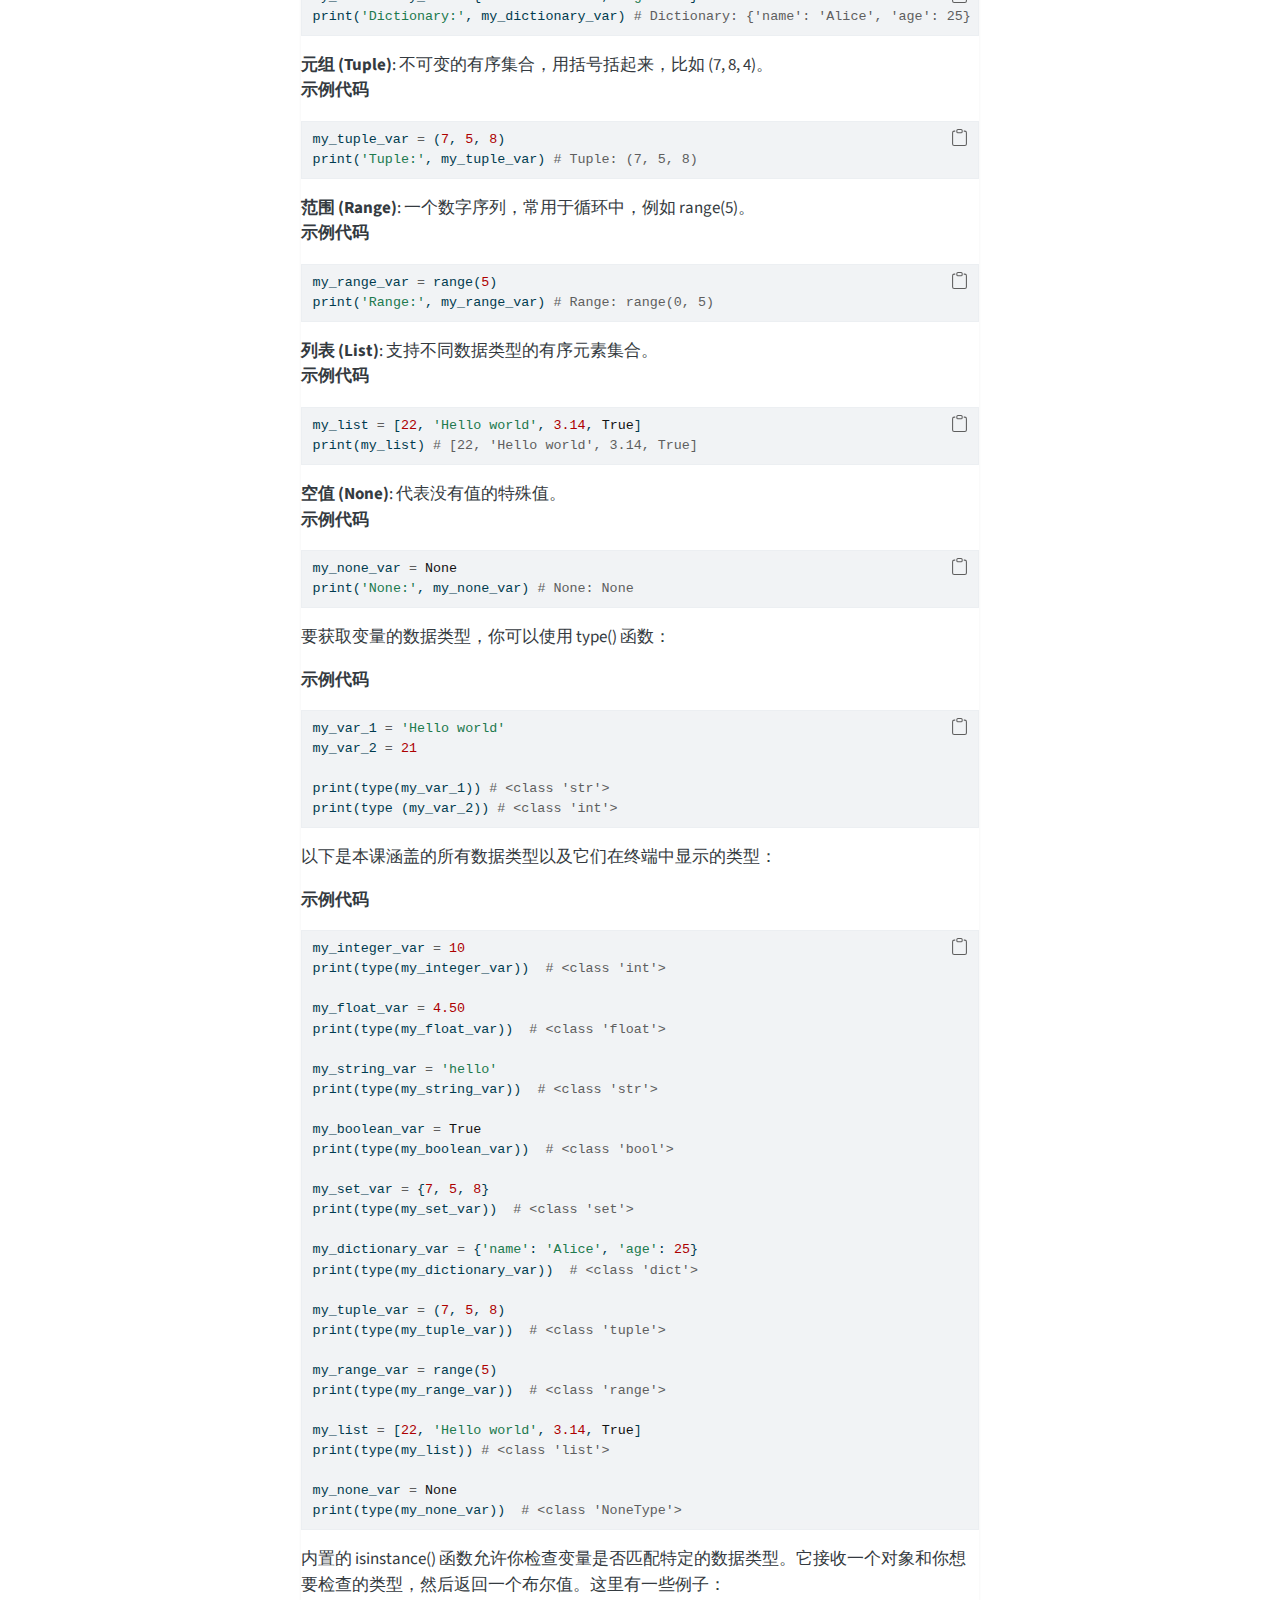
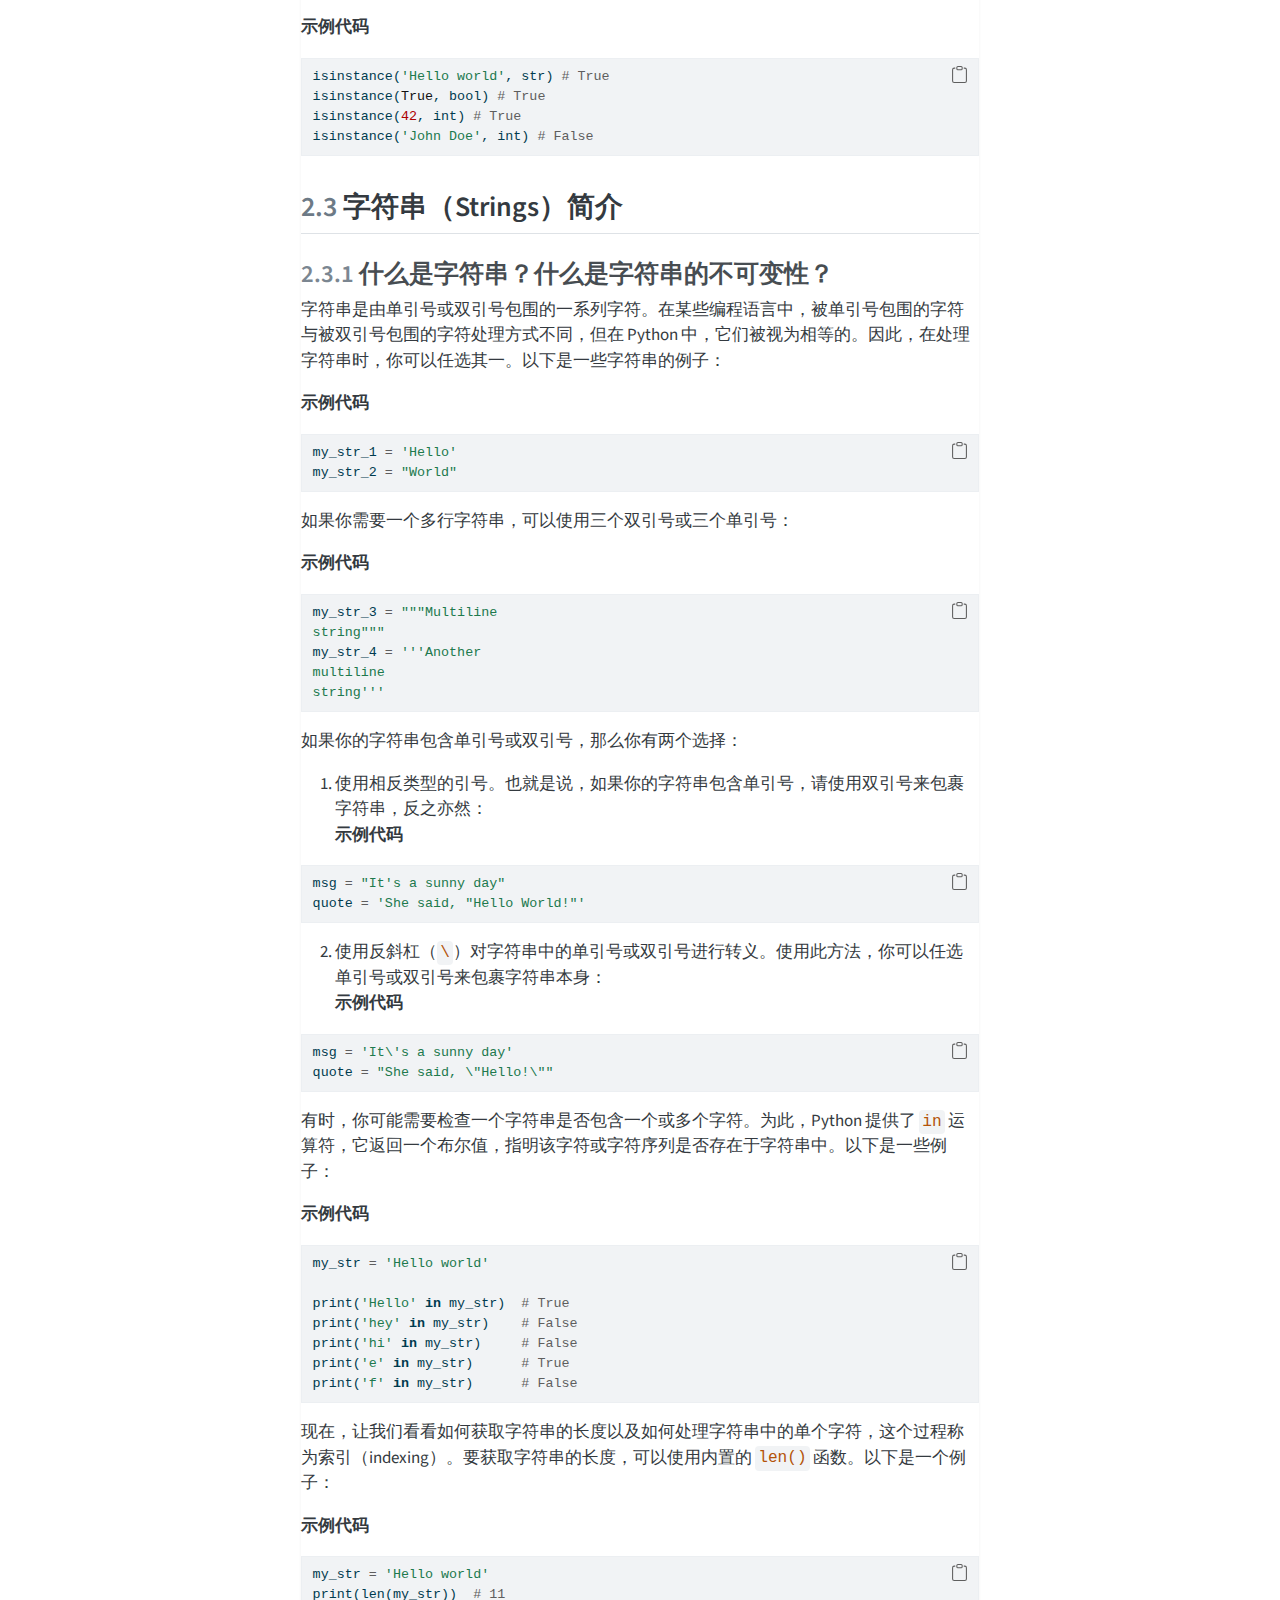
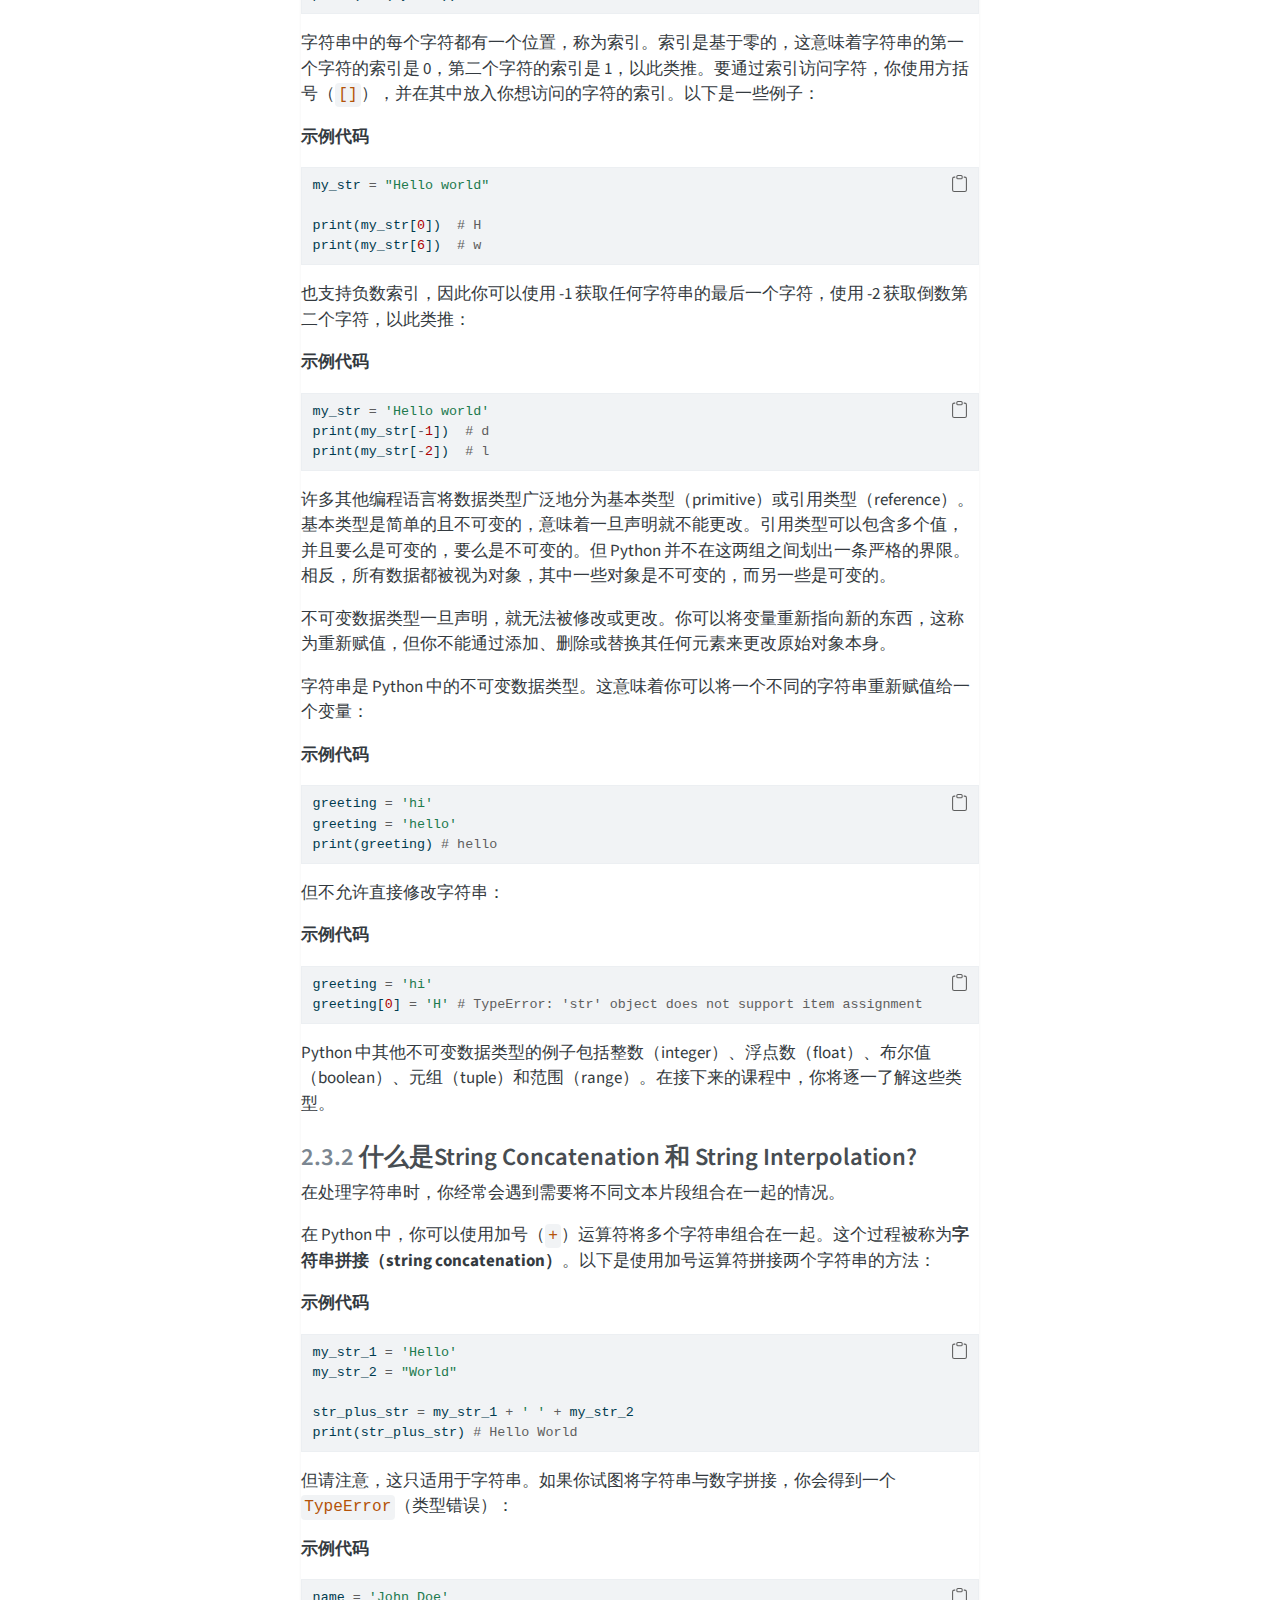
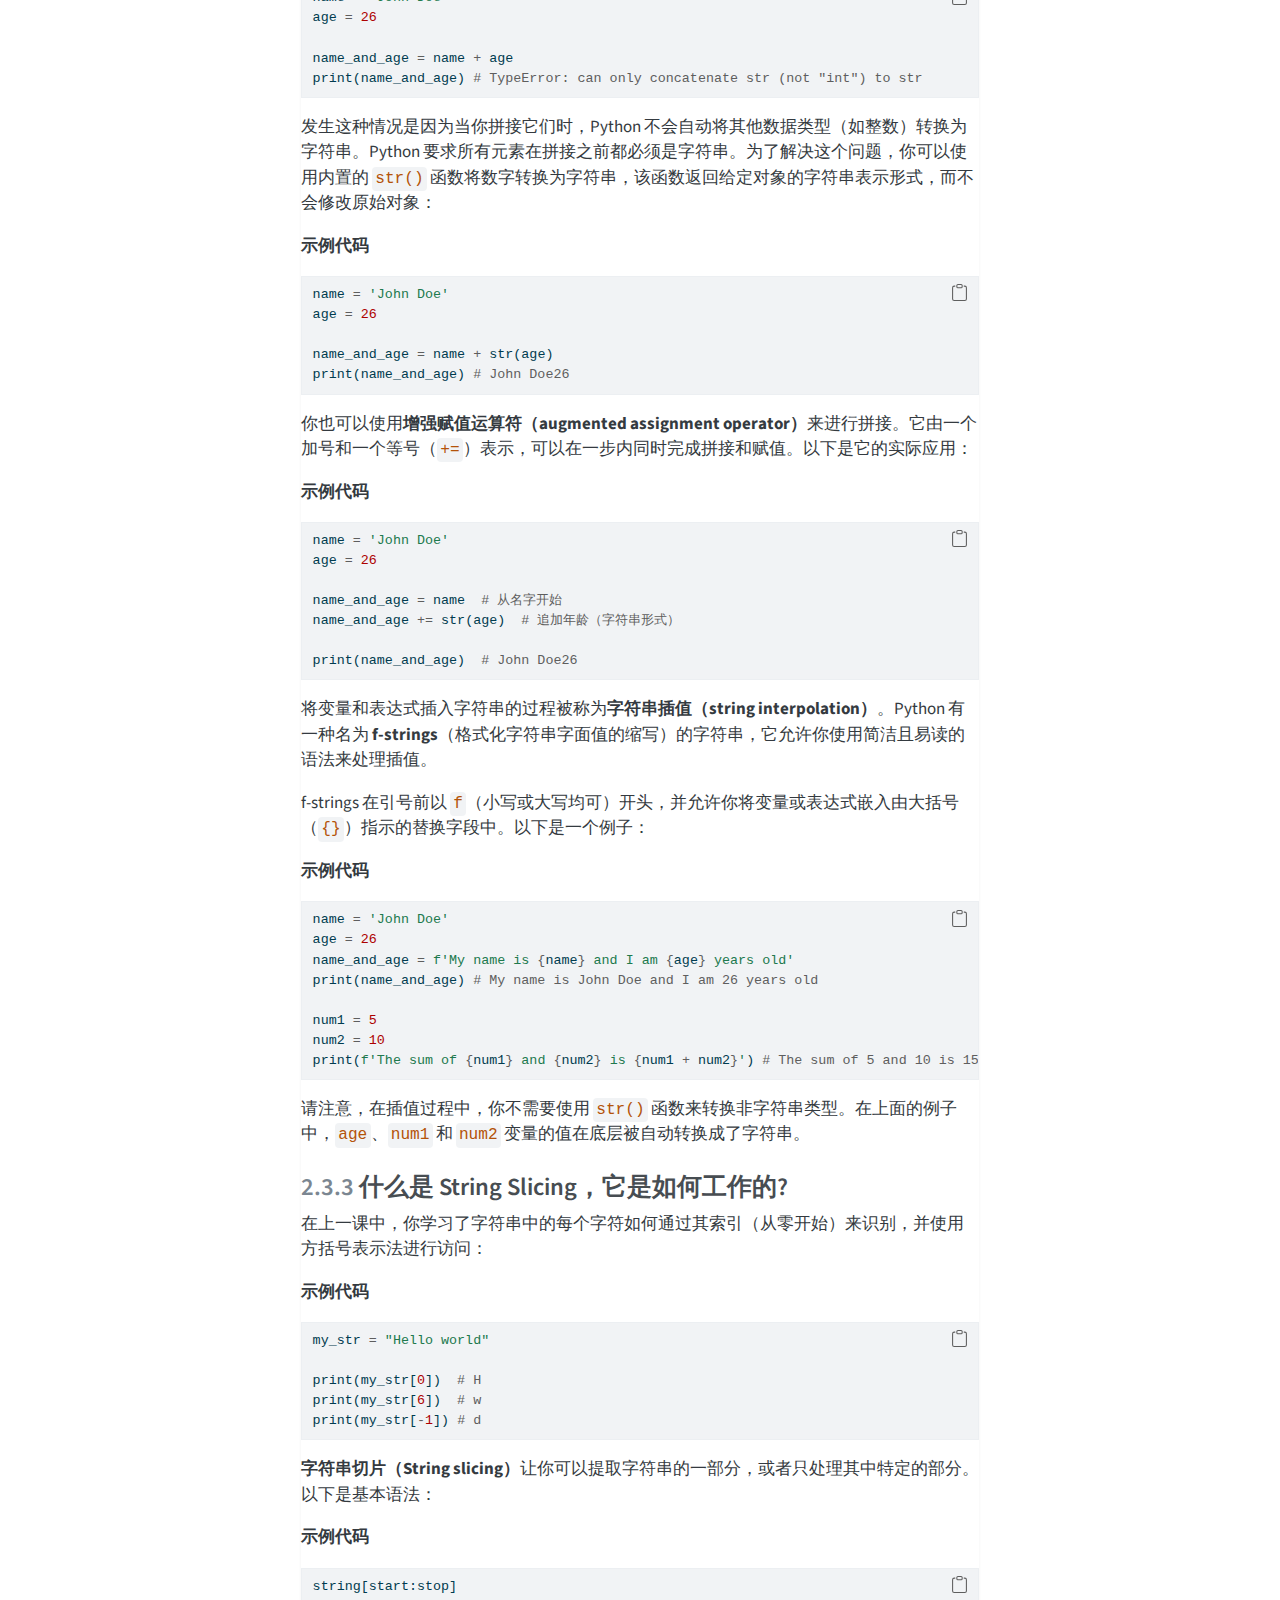
<file: cp_1.html>
<!DOCTYPE html>
<html xmlns="http://www.w3.org/1999/xhtml" lang="en" xml:lang="en"><head>

<meta charset="utf-8">
<meta name="generator" content="quarto-1.8.25">

<meta name="viewport" content="width=device-width, initial-scale=1.0, user-scalable=yes">


<title>2&nbsp; Python基础 – Python Book</title>
<style>
code{white-space: pre-wrap;}
span.smallcaps{font-variant: small-caps;}
div.columns{display: flex; gap: min(4vw, 1.5em);}
div.column{flex: auto; overflow-x: auto;}
div.hanging-indent{margin-left: 1.5em; text-indent: -1.5em;}
ul.task-list{list-style: none;}
ul.task-list li input[type="checkbox"] {
  width: 0.8em;
  margin: 0 0.8em 0.2em -1em; /* quarto-specific, see https://github.com/quarto-dev/quarto-cli/issues/4556 */ 
  vertical-align: middle;
}
/* CSS for syntax highlighting */
html { -webkit-text-size-adjust: 100%; }
pre > code.sourceCode { white-space: pre; position: relative; }
pre > code.sourceCode > span { display: inline-block; line-height: 1.25; }
pre > code.sourceCode > span:empty { height: 1.2em; }
.sourceCode { overflow: visible; }
code.sourceCode > span { color: inherit; text-decoration: inherit; }
div.sourceCode { margin: 1em 0; }
pre.sourceCode { margin: 0; }
@media screen {
div.sourceCode { overflow: auto; }
}
@media print {
pre > code.sourceCode { white-space: pre-wrap; }
pre > code.sourceCode > span { text-indent: -5em; padding-left: 5em; }
}
pre.numberSource code
  { counter-reset: source-line 0; }
pre.numberSource code > span
  { position: relative; left: -4em; counter-increment: source-line; }
pre.numberSource code > span > a:first-child::before
  { content: counter(source-line);
    position: relative; left: -1em; text-align: right; vertical-align: baseline;
    border: none; display: inline-block;
    -webkit-touch-callout: none; -webkit-user-select: none;
    -khtml-user-select: none; -moz-user-select: none;
    -ms-user-select: none; user-select: none;
    padding: 0 4px; width: 4em;
  }
pre.numberSource { margin-left: 3em;  padding-left: 4px; }
div.sourceCode
  {   }
@media screen {
pre > code.sourceCode > span > a:first-child::before { text-decoration: underline; }
}
</style>


<script src="site_libs/quarto-nav/quarto-nav.js"></script>
<script src="site_libs/quarto-nav/headroom.min.js"></script>
<script src="site_libs/clipboard/clipboard.min.js"></script>
<script src="site_libs/quarto-search/autocomplete.umd.js"></script>
<script src="site_libs/quarto-search/fuse.min.js"></script>
<script src="site_libs/quarto-search/quarto-search.js"></script>
<meta name="quarto:offset" content="./">
<link href="./cp_2.html" rel="next">
<link href="./index.html" rel="prev">
<script src="site_libs/quarto-html/quarto.js" type="module"></script>
<script src="site_libs/quarto-html/tabsets/tabsets.js" type="module"></script>
<script src="site_libs/quarto-html/axe/axe-check.js" type="module"></script>
<script src="site_libs/quarto-html/popper.min.js"></script>
<script src="site_libs/quarto-html/tippy.umd.min.js"></script>
<script src="site_libs/quarto-html/anchor.min.js"></script>
<link href="site_libs/quarto-html/tippy.css" rel="stylesheet">
<link href="site_libs/quarto-html/quarto-syntax-highlighting-7b89279ff1a6dce999919e0e67d4d9ec.css" rel="stylesheet" id="quarto-text-highlighting-styles">
<script src="site_libs/bootstrap/bootstrap.min.js"></script>
<link href="site_libs/bootstrap/bootstrap-icons.css" rel="stylesheet">
<link href="site_libs/bootstrap/bootstrap-5ea8f22911a6df30576a2a25a24cdd7a.min.css" rel="stylesheet" append-hash="true" id="quarto-bootstrap" data-mode="light">
<script id="quarto-search-options" type="application/json">{
  "location": "sidebar",
  "copy-button": false,
  "collapse-after": 3,
  "panel-placement": "start",
  "type": "textbox",
  "limit": 50,
  "keyboard-shortcut": [
    "f",
    "/",
    "s"
  ],
  "show-item-context": false,
  "language": {
    "search-no-results-text": "No results",
    "search-matching-documents-text": "matching documents",
    "search-copy-link-title": "Copy link to search",
    "search-hide-matches-text": "Hide additional matches",
    "search-more-match-text": "more match in this document",
    "search-more-matches-text": "more matches in this document",
    "search-clear-button-title": "Clear",
    "search-text-placeholder": "",
    "search-detached-cancel-button-title": "Cancel",
    "search-submit-button-title": "Submit",
    "search-label": "Search"
  }
}</script>


<link rel="stylesheet" href="styles.css">
</head>

<body class="nav-sidebar floating quarto-light">

<div id="quarto-search-results"></div>
  <header id="quarto-header" class="headroom fixed-top">
  <nav class="quarto-secondary-nav">
    <div class="container-fluid d-flex">
      <button type="button" class="quarto-btn-toggle btn" data-bs-toggle="collapse" role="button" data-bs-target=".quarto-sidebar-collapse-item" aria-controls="quarto-sidebar" aria-expanded="false" aria-label="Toggle sidebar navigation" onclick="if (window.quartoToggleHeadroom) { window.quartoToggleHeadroom(); }">
        <i class="bi bi-layout-text-sidebar-reverse"></i>
      </button>
        <nav class="quarto-page-breadcrumbs" aria-label="breadcrumb"><ol class="breadcrumb"><li class="breadcrumb-item"><a href="./cp_1.html"><span class="chapter-number">2</span>&nbsp; <span class="chapter-title">Python基础</span></a></li></ol></nav>
        <a class="flex-grow-1" role="navigation" data-bs-toggle="collapse" data-bs-target=".quarto-sidebar-collapse-item" aria-controls="quarto-sidebar" aria-expanded="false" aria-label="Toggle sidebar navigation" onclick="if (window.quartoToggleHeadroom) { window.quartoToggleHeadroom(); }">      
        </a>
      <button type="button" class="btn quarto-search-button" aria-label="Search" onclick="window.quartoOpenSearch();">
        <i class="bi bi-search"></i>
      </button>
    </div>
  </nav>
</header>
<!-- content -->
<div id="quarto-content" class="quarto-container page-columns page-rows-contents page-layout-article">
<!-- sidebar -->
  <nav id="quarto-sidebar" class="sidebar collapse collapse-horizontal quarto-sidebar-collapse-item sidebar-navigation floating overflow-auto">
    <div class="pt-lg-2 mt-2 text-left sidebar-header sidebar-header-stacked">
      <a href="./index.html" class="sidebar-logo-link">
      </a>
    <div class="sidebar-title mb-0 py-0">
      <a href="./">Python Book</a> 
    </div>
      </div>
        <div class="mt-2 flex-shrink-0 align-items-center">
        <div class="sidebar-search">
        <div id="quarto-search" class="" title="Search"></div>
        </div>
        </div>
    <div class="sidebar-menu-container"> 
    <ul class="list-unstyled mt-1">
        <li class="sidebar-item">
  <div class="sidebar-item-container"> 
  <a href="./index.html" class="sidebar-item-text sidebar-link">
 <span class="menu-text"><span class="chapter-number">1</span>&nbsp; <span class="chapter-title">Preface｜为什么要了解 Python</span></span></a>
  </div>
</li>
        <li class="sidebar-item">
  <div class="sidebar-item-container"> 
  <a href="./cp_1.html" class="sidebar-item-text sidebar-link active">
 <span class="menu-text"><span class="chapter-number">2</span>&nbsp; <span class="chapter-title">Python基础</span></span></a>
  </div>
</li>
        <li class="sidebar-item">
  <div class="sidebar-item-container"> 
  <a href="./cp_2.html" class="sidebar-item-text sidebar-link">
 <span class="menu-text"><span class="chapter-number">3</span>&nbsp; <span class="chapter-title">循环和序列</span></span></a>
  </div>
</li>
        <li class="sidebar-item">
  <div class="sidebar-item-container"> 
  <a href="./cp_3.html" class="sidebar-item-text sidebar-link">
 <span class="menu-text"><span class="chapter-number">4</span>&nbsp; <span class="chapter-title">字典和集合</span></span></a>
  </div>
</li>
        <li class="sidebar-item">
  <div class="sidebar-item-container"> 
  <a href="./cp_4.html" class="sidebar-item-text sidebar-link">
 <span class="menu-text"><span class="chapter-number">5</span>&nbsp; <span class="chapter-title">异常处理</span></span></a>
  </div>
</li>
        <li class="sidebar-item">
  <div class="sidebar-item-container"> 
  <a href="./cp_5.html" class="sidebar-item-text sidebar-link">
 <span class="menu-text"><span class="chapter-number">6</span>&nbsp; <span class="chapter-title">类和对象</span></span></a>
  </div>
</li>
        <li class="sidebar-item">
  <div class="sidebar-item-container"> 
  <a href="./cp_6.html" class="sidebar-item-text sidebar-link">
 <span class="menu-text"><span class="chapter-number">7</span>&nbsp; <span class="chapter-title">面向对象编程（OOP）</span></span></a>
  </div>
</li>
        <li class="sidebar-item">
  <div class="sidebar-item-container"> 
  <a href="./cp_7.html" class="sidebar-item-text sidebar-link">
 <span class="menu-text"><span class="chapter-number">8</span>&nbsp; <span class="chapter-title">线性数据结构</span></span></a>
  </div>
</li>
        <li class="sidebar-item">
  <div class="sidebar-item-container"> 
  <a href="./cp_8.html" class="sidebar-item-text sidebar-link">
 <span class="menu-text"><span class="chapter-number">9</span>&nbsp; <span class="chapter-title">算法</span></span></a>
  </div>
</li>
        <li class="sidebar-item">
  <div class="sidebar-item-container"> 
  <a href="./cp_9.html" class="sidebar-item-text sidebar-link">
 <span class="menu-text"><span class="chapter-number">10</span>&nbsp; <span class="chapter-title">图和树</span></span></a>
  </div>
</li>
        <li class="sidebar-item">
  <div class="sidebar-item-container"> 
  <a href="./cp_10.html" class="sidebar-item-text sidebar-link">
 <span class="menu-text"><span class="chapter-number">11</span>&nbsp; <span class="chapter-title">动态规划</span></span></a>
  </div>
</li>
        <li class="sidebar-item">
  <div class="sidebar-item-container"> 
  <a href="./summary.html" class="sidebar-item-text sidebar-link">
 <span class="menu-text"><span class="chapter-number">12</span>&nbsp; <span class="chapter-title">总结</span></span></a>
  </div>
</li>
    </ul>
    </div>
</nav>
<div id="quarto-sidebar-glass" class="quarto-sidebar-collapse-item" data-bs-toggle="collapse" data-bs-target=".quarto-sidebar-collapse-item"></div>
<!-- margin-sidebar -->
    <div id="quarto-margin-sidebar" class="sidebar margin-sidebar">
        <nav id="TOC" role="doc-toc" class="toc-active" data-toc-expanded="2">
    <h2 id="toc-title">Table of contents</h2>
   
  <ul>
  <li><a href="#python介绍" id="toc-python介绍" class="nav-link active" data-scroll-target="#python介绍"><span class="header-section-number">2.1</span> Python介绍</a>
  <ul class="collapse">
  <li><a href="#python是什么它在工业界有哪些常见的用途" id="toc-python是什么它在工业界有哪些常见的用途" class="nav-link" data-scroll-target="#python是什么它在工业界有哪些常见的用途"><span class="header-section-number">2.1.1</span> Python是什么？它在工业界有哪些常见的用途？</a></li>
  <li><a href="#如何安装配置使用python" id="toc-如何安装配置使用python" class="nav-link" data-scroll-target="#如何安装配置使用python"><span class="header-section-number">2.1.2</span> 如何安装、配置、使用Python</a></li>
  </ul></li>
  <li><a href="#理解变量和数据类型" id="toc-理解变量和数据类型" class="nav-link" data-scroll-target="#理解变量和数据类型"><span class="header-section-number">2.2</span> 理解变量和数据类型</a>
  <ul class="collapse">
  <li><a href="#如何声明变量变量命名有哪些命名规范" id="toc-如何声明变量变量命名有哪些命名规范" class="nav-link" data-scroll-target="#如何声明变量变量命名有哪些命名规范"><span class="header-section-number">2.2.1</span> 如何声明变量？变量命名有哪些命名规范？</a></li>
  <li><a href="#print-函数是如何工作的" id="toc-print-函数是如何工作的" class="nav-link" data-scroll-target="#print-函数是如何工作的"><span class="header-section-number">2.2.2</span> Print 函数是如何工作的？</a></li>
  <li><a href="#python中常见的数据类型有哪些如何获取变量的类型" id="toc-python中常见的数据类型有哪些如何获取变量的类型" class="nav-link" data-scroll-target="#python中常见的数据类型有哪些如何获取变量的类型"><span class="header-section-number">2.2.3</span> Python中常见的数据类型有哪些？如何获取变量的类型？</a></li>
  </ul></li>
  <li><a href="#字符串strings简介" id="toc-字符串strings简介" class="nav-link" data-scroll-target="#字符串strings简介"><span class="header-section-number">2.3</span> 字符串（Strings）简介</a>
  <ul class="collapse">
  <li><a href="#什么是字符串什么是字符串的不可变性" id="toc-什么是字符串什么是字符串的不可变性" class="nav-link" data-scroll-target="#什么是字符串什么是字符串的不可变性"><span class="header-section-number">2.3.1</span> 什么是字符串？什么是字符串的不可变性？</a></li>
  <li><a href="#什么是string-concatenation-和-string-interpolation" id="toc-什么是string-concatenation-和-string-interpolation" class="nav-link" data-scroll-target="#什么是string-concatenation-和-string-interpolation"><span class="header-section-number">2.3.2</span> 什么是String Concatenation 和 String Interpolation?</a></li>
  <li><a href="#什么是-string-slicing它是如何工作的" id="toc-什么是-string-slicing它是如何工作的" class="nav-link" data-scroll-target="#什么是-string-slicing它是如何工作的"><span class="header-section-number">2.3.3</span> 什么是 String Slicing，它是如何工作的?</a></li>
  <li><a href="#字符串转义" id="toc-字符串转义" class="nav-link" data-scroll-target="#字符串转义"><span class="header-section-number">2.3.4</span> 字符串转义</a></li>
  <li><a href="#常见字符串方法" id="toc-常见字符串方法" class="nav-link" data-scroll-target="#常见字符串方法"><span class="header-section-number">2.3.5</span> 常见字符串方法?</a></li>
  </ul></li>
  <li><a href="#数字与数学运算" id="toc-数字与数学运算" class="nav-link" data-scroll-target="#数字与数学运算"><span class="header-section-number">2.4</span> 数字与数学运算</a>
  <ul class="collapse">
  <li><a href="#如何使用整数与浮点数" id="toc-如何使用整数与浮点数" class="nav-link" data-scroll-target="#如何使用整数与浮点数"><span class="header-section-number">2.4.1</span> 如何使用整数与浮点数？</a></li>
  <li><a href="#augmented-assignments是如何工作的" id="toc-augmented-assignments是如何工作的" class="nav-link" data-scroll-target="#augmented-assignments是如何工作的"><span class="header-section-number">2.4.2</span> Augmented Assignments是如何工作的?</a></li>
  </ul></li>
  <li><a href="#布尔值与条件语句" id="toc-布尔值与条件语句" class="nav-link" data-scroll-target="#布尔值与条件语句"><span class="header-section-number">2.5</span> 布尔值与条件语句</a>
  <ul class="collapse">
  <li><a href="#条件语句和逻辑运算符是如何工作的" id="toc-条件语句和逻辑运算符是如何工作的" class="nav-link" data-scroll-target="#条件语句和逻辑运算符是如何工作的"><span class="header-section-number">2.5.1</span> 条件语句和逻辑运算符是如何工作的？</a></li>
  <li><a href="#什么是-truthy-和-falsy-值布尔运算符与短路求值是如何工作的" id="toc-什么是-truthy-和-falsy-值布尔运算符与短路求值是如何工作的" class="nav-link" data-scroll-target="#什么是-truthy-和-falsy-值布尔运算符与短路求值是如何工作的"><span class="header-section-number">2.5.2</span> 什么是 Truthy 和 Falsy 值？布尔运算符与短路求值是如何工作的？</a></li>
  </ul></li>
  <li><a href="#理解函数与作用域" id="toc-理解函数与作用域" class="nav-link" data-scroll-target="#理解函数与作用域"><span class="header-section-number">2.6</span> 理解函数与作用域</a>
  <ul class="collapse">
  <li><a href="#python-中的函数是如何工作的" id="toc-python-中的函数是如何工作的" class="nav-link" data-scroll-target="#python-中的函数是如何工作的"><span class="header-section-number">2.6.1</span> Python 中的函数是如何工作的？</a></li>
  <li><a href="#什么是-python-中的作用域它是如何起作用的" id="toc-什么是-python-中的作用域它是如何起作用的" class="nav-link" data-scroll-target="#什么是-python-中的作用域它是如何起作用的"><span class="header-section-number">2.6.2</span> 什么是 Python 中的作用域？它是如何起作用的？</a></li>
  <li><a href="#python-的参数解包unpacking机制" id="toc-python-的参数解包unpacking机制" class="nav-link" data-scroll-target="#python-的参数解包unpacking机制"><span class="header-section-number">2.6.3</span> Python 的参数解包（unpacking）机制</a></li>
  </ul></li>
  </ul>
</nav>
    </div>
<!-- main -->
<main class="content" id="quarto-document-content">

<header id="title-block-header" class="quarto-title-block default">
<div class="quarto-title">
<h1 class="title"><span class="chapter-number">2</span>&nbsp; <span class="chapter-title">Python基础</span></h1>
</div>



<div class="quarto-title-meta">

    
  
    
  </div>
  


</header>


<section id="python介绍" class="level2" data-number="2.1">
<h2 data-number="2.1" class="anchored" data-anchor-id="python介绍"><span class="header-section-number">2.1</span> Python介绍</h2>
<section id="python是什么它在工业界有哪些常见的用途" class="level3" data-number="2.1.1">
<h3 data-number="2.1.1" class="anchored" data-anchor-id="python是什么它在工业界有哪些常见的用途"><span class="header-section-number">2.1.1</span> Python是什么？它在工业界有哪些常见的用途？</h3>
<p>Python 是一种通用编程语言，以其简洁性和易用性而闻名。这种易用性使 Python 成为当今最受欢迎的编程语言。2024 年，Python 正式超越 JavaScript，成为 GitHub 上最流行的语言。</p>
<p>Python 被广泛应用于许多领域，如数据科学和机器学习、Web 开发、脚本和自动化、嵌入式系统、物联网（IoT）等等。</p>
<p>Python 是目前大多数数据科学家和机器学习工程师使用的主要语言。Pandas 和 Numpy 等库让数据分析不再枯燥乏味，而 Tensorflow 和 Scikit 等库则让机器学习和使用 AI 模型变得更加触手可及。</p>
<p>在 Web 开发领域，Django、FastAPI 和 Flask 等 Python 框架让开发者能够以最少的精力构建可扩展且安全的后端系统。许多社交媒体平台，如 Instagram 和 Pinterest，都在后端使用了 Python。</p>
<p>网络安全专家和道德黑客（ethical hackers）使用 Python 来检测恶意软件和其他病毒等漏洞，构建自动化的安全扫描程序，并分析威胁。</p>
<p>Python 在 Raspberry Pi（是一种单板计算机（Single-Board Computer，SBC））和支持 MicroPython 的开发板等微型计算机上运行良好，因此你可以构建各种物联网项目，如智能家居设备、气象监测站等。</p>
<p>最后，Python 最大的优势之一就是自动化。你可以编写简单的脚本来帮助完成重复性任务，例如从电子表格中提取数据、发送电子邮件以及处理本地机器上的文件。</p>
<p>Selenium 和 BeautifulSoup 等库也让与网站进行交互变得轻而易举，因此你可以抓取公开数据、通过 Web 界面自动化任务，甚至管理项目的云部署。</p>
<p>由此可见，Python 是一种非常强大的语言，但学习起来却很容易。从简单的自动化脚本到大规模的工业级应用，几乎所有事情你都可以使用 Python 来完成。</p>
<p>无论你以后选择专攻哪个领域，Python 都是任何想要学习编程的人的绝佳选择。</p>
<p><img src="images/clipboard-1099154036.png" class="img-fluid"></p>
<p><img src="images/clipboard-3156234405.png" class="img-fluid"></p>
<p><img src="images/clipboard-1039665652.png" class="img-fluid"></p>
<p>答案：1 A 2 B 3 D</p>
</section>
<section id="如何安装配置使用python" class="level3" data-number="2.1.2">
<h3 data-number="2.1.2" class="anchored" data-anchor-id="如何安装配置使用python"><span class="header-section-number">2.1.2</span> 如何安装、配置、使用Python</h3>
<p>在上一课中，你了解了什么是 Python 以及你可以用它做什么。现在，让我们来看看如何在你的本地机器上设置 Python。</p>
<p>在 Windows 和 Mac 上安装 Python 最简单的方法是从官方 Python 网站下载安装程序。在本课的后面部分，我们还将介绍如何在 Linux 上运行 Python。</p>
<p>访问<a href="https://www.python.org/" class="uri">https://www.python.org/</a>，并将鼠标悬停在“Downloads”（下载）上。</p>
<p>一个弹窗会出现，显示你当前操作系统（OS）的 Python 版本。</p>
<p><img src="images/clipboard-1295007771.png" class="img-fluid"></p>
<p>我们首先来看看如何在运行 macOS 的电脑上安装 Python：</p>
<p>点击弹窗中显示的当前 Python 版本按钮，你会自动开始下载一个 .pkg 安装文件。</p>
<p>当 .pkg 安装程序下载完成后，打开它，然后在弹出的窗口中点击“Continue”（继续）。</p>
<p>继续点击“Continue”（继续）按钮，直到你进入“Installation Type”（安装类型）部分。</p>
<p>在那里，点击“Install”（安装）按钮。如有必要，请输入你的密码，然后开始安装。</p>
<p>之后，你应该会收到一条恭喜消息，提示 Python 已成功安装。点击“Close”（关闭）按钮，大功告成！<br>
</p>
<p>你可以通过打开终端并运行 <code>python --version</code> 或 <code>python3 --version</code> 来验证安装。</p>
<p>你也可以通过在终端中运行 <code>python</code> 或 <code>python3</code> 来打开 Python 解释器。</p>
<p><img src="images/clipboard-1134240371.png" class="img-fluid"></p>
<p>终端是一种基于文本的界面，允许你通过输入命令与电脑交互。每个操作系统都自带一个默认的终端应用程序。在 macOS 上，你可以使用终端（Terminal）应用程序。在 Windows 上，你可以使用命令提示符（Command Prompt）或 PowerShell。在 Linux 上，每个桌面环境都有其默认的终端应用程序，例如 GNOME 终端或 Konsole。</p>
<p>请注意，在一些较旧的 macOS 和 Linux 系统中，<code>python</code> 可能保留给 Python 2 使用，而 <code>python3</code> 则专门用于 Python 3。如果你运行 <code>python --version</code> 并看到 Python 2 的版本（例如 Python 2.7.18），那么你的操作系统可能依赖于一些用旧版 Python 编写的软件。如果是这种情况，你应该在今后使用 <code>python3</code> 来运行你的 Python 代码。Python 2 已停止维护，不应在任何新开发中使用。</p>
<p>要在 Windows 上安装 Python，请按照以下步骤操作：</p>
<p>访问 https://www.python.org/，并将鼠标悬停在“Downloads”（下载）上。你应该会看到一个写着“Download for Windows”（下载 Windows 版）的弹窗和一个带有当前 Python 版本的下载按钮。</p>
<p>点击版本号，你会自动开始下载一个 Windows 可执行文件（.exe）。当你下载完 Windows 版 Python 安装程序后，双击它，然后按照说明操作。当你看到“Add python.exe to Path”（将 python.exe 添加到路径）选项时，勾选该选项，然后点击“Install Now”（立即安装）。这样做会让你后续的工作更加轻松。<br>
你可以通过打开命令行 shell（如 PowerShell）并运行 <code>python --version</code> 来验证安装。你也可以通过运行 <code>python</code> 来打开 Python 解释器。</p>
<p>关于 Linux 上的 Python，大多数主流发行版（如 Ubuntu、Debian 和 Fedora）都自带 Python。</p>
<p>只需打开一个终端并运行 <code>python --version</code> 或 <code>python3 --version</code>：</p>
<p>如果任一命令都没有显示 Python 版本，你可以在 <a href="https://www.python.org/">https://www.python.org</a> 上搜索适用于你 Linux 发行版的安装包，或者在网上搜索针对你的发行版推荐的 Python 安装方法。</p>
<p><img src="images/clipboard-2509576990.png" class="img-fluid"></p>
<p><img src="images/clipboard-616831152.png" class="img-fluid"></p>
<p><img src="images/clipboard-2409137406.png" class="img-fluid"></p>
</section>
</section>
<section id="理解变量和数据类型" class="level2" data-number="2.2">
<h2 data-number="2.2" class="anchored" data-anchor-id="理解变量和数据类型"><span class="header-section-number">2.2</span> 理解变量和数据类型</h2>
<section id="如何声明变量变量命名有哪些命名规范" class="level3" data-number="2.2.1">
<h3 data-number="2.2.1" class="anchored" data-anchor-id="如何声明变量变量命名有哪些命名规范"><span class="header-section-number">2.2.1</span> 如何声明变量？变量命名有哪些命名规范？</h3>
<p>在 Python 中，变量就像一个贴有标签的盒子，用于存储和引用不同类型的数据。要在 Python 中声明变量，你只需使用赋值（<code>=</code>）运算符将一个值分配给一个标识符即可。你不需要像在 JavaScript 中那样使用 <code>let</code> 或 <code>const</code> 这样的特殊关键字，也不需要像在 C# 中那样使用 <code>char</code>。</p>
<p>在 Python 中，你只需在等号左边写上变量名，接着是赋值运算符，最后是在右边你想赋给该变量的值。下面是一个如何声明 <code>name</code> 和 <code>age</code> 变量的例子：</p>
<p><strong>示例代码</strong></p>
<div class="code-copy-outer-scaffold"><div class="sourceCode" id="cb1"><pre class="sourceCode python code-with-copy"><code class="sourceCode python"><span id="cb1-1"><a href="#cb1-1" aria-hidden="true" tabindex="-1"></a>name <span class="op">=</span> <span class="st">'John Doe'</span></span>
<span id="cb1-2"><a href="#cb1-2" aria-hidden="true" tabindex="-1"></a>age <span class="op">=</span> <span class="dv">25</span></span></code></pre></div><button title="Copy to Clipboard" class="code-copy-button"><i class="bi"></i></button></div>
<p>在上面的例子中，变量 <code>name</code> 保存的值是 <code>'John Doe'</code>。这个值是一个字符串（string），即用于表示文本的一系列字符。字符串用单引号或双引号括起来，例如 <code>'Hello'</code> 或 <code>"Hello"</code>。在后续的课程中，你将学习更多关于在 Python 中处理字符串的知识。</p>
<p>在 Python 中命名变量时，有一些重要的规则需要牢记：</p>
<ul>
<li><strong>变量名只能以字母或下划线（</strong><code>_</code><strong>）开头，不能以数字开头。</strong></li>
<li><strong>变量名只能包含字母数字字符（a-z, A-Z, 0-9）和下划线（</strong><code>_</code><strong>）。</strong></li>
<li><strong>变量名区分大小写</strong> —— <code>age</code>、<code>Age</code> 和 <code>AGE</code> 都被视为不同的变量。</li>
<li><strong>变量名不能是 Python 的保留关键字</strong>，例如 <code>if</code>、<code>class</code> 或 <code>def</code>。</li>
</ul>
<p>如果你违反了其中任何一条规则，你的 Python 程序将抛出一个 <code>SyntaxError</code>（语法错误）：</p>
<p><strong>示例代码</strong></p>
<div class="code-copy-outer-scaffold"><div class="sourceCode" id="cb2"><pre class="sourceCode python code-with-copy"><code class="sourceCode python"><span id="cb2-1"><a href="#cb2-1" aria-hidden="true" tabindex="-1"></a><span class="dv">5</span><span class="er">variable_name</span> <span class="op">=</span> <span class="dv">5</span></span>
<span id="cb2-2"><a href="#cb2-2" aria-hidden="true" tabindex="-1"></a>     <span class="op">^</span></span>
<span id="cb2-3"><a href="#cb2-3" aria-hidden="true" tabindex="-1"></a><span class="pp">SyntaxError</span>: invalid decimal literal</span></code></pre></div><button title="Copy to Clipboard" class="code-copy-button"><i class="bi"></i></button></div>
<p>现在让我们来看看 Python 中一些常见的变量命名惯例。</p>
<p>首先，变量名应该使用小写字母，单词之间用下划线分隔。这被称为<strong>蛇形命名法（snake case）</strong>：</p>
<p><strong>示例代码</strong></p>
<div class="code-copy-outer-scaffold"><div class="sourceCode" id="cb3"><pre class="sourceCode python code-with-copy"><code class="sourceCode python"><span id="cb3-1"><a href="#cb3-1" aria-hidden="true" tabindex="-1"></a>my_variable_name <span class="op">=</span> <span class="st">'freeCodeCamp'</span></span></code></pre></div><button title="Copy to Clipboard" class="code-copy-button"><i class="bi"></i></button></div>
<p>其次，你应该为变量使用描述性的名称。例如，如果你想将用户的年龄保存为一个变量，<code>user_age</code> 就比 <code>age</code> 或 <code>ua</code> 这样的缩写要好：</p>
<p><strong>示例代码</strong></p>
<div class="code-copy-outer-scaffold"><div class="sourceCode" id="cb4"><pre class="sourceCode python code-with-copy"><code class="sourceCode python"><span id="cb4-1"><a href="#cb4-1" aria-hidden="true" tabindex="-1"></a>user_age <span class="op">=</span> <span class="dv">30</span></span></code></pre></div><button title="Copy to Clipboard" class="code-copy-button"><i class="bi"></i></button></div>
<p>这样一来，在一个庞大的代码库中，你就可以轻松地向其他团队成员（或者未来的自己）传达变量的用途。</p>
<p>另一个惯例是避免使用单个字母的变量名。这在 Python 中很常见，但应该尽量避免，因为单个字母的变量名无法传达任何目的或含义：</p>
<p><strong>示例代码</strong></p>
<div class="code-copy-outer-scaffold"><div class="sourceCode" id="cb5"><pre class="sourceCode python code-with-copy"><code class="sourceCode python"><span id="cb5-1"><a href="#cb5-1" aria-hidden="true" tabindex="-1"></a>x <span class="op">=</span> <span class="dv">56</span> <span class="co"># x 代表什么意思？</span></span></code></pre></div><button title="Copy to Clipboard" class="code-copy-button"><i class="bi"></i></button></div>
<p>不过，如果你是在循环（loop）或类似结构中，使用 <code>i</code>、<code>j</code>、<code>k</code> 等作为变量名是很常见且可以接受的。</p>
<p>另外，上面例子中 <code>#</code> 符号及其后面的文字被称为<strong>注释（comment）</strong>。你可能已经熟悉注释了，让我们快速回顾一下并解释它们是如何工作的。</p>
<p>在 Python 中，注释以井号（<code>#</code>）开头，解释器会忽略该行 <code>#</code> 符号之后的所有内容：</p>
<p><strong>示例代码</strong></p>
<div class="code-copy-outer-scaffold"><div class="sourceCode" id="cb6"><pre class="sourceCode python code-with-copy"><code class="sourceCode python"><span id="cb6-1"><a href="#cb6-1" aria-hidden="true" tabindex="-1"></a><span class="co"># 这是一行单行注释</span></span></code></pre></div><button title="Copy to Clipboard" class="code-copy-button"><i class="bi"></i></button></div>
<p>多行注释可以通过连续使用单行注释来创建：</p>
<p><strong>示例代码</strong></p>
<div class="code-copy-outer-scaffold"><div class="sourceCode" id="cb7"><pre class="sourceCode python code-with-copy"><code class="sourceCode python"><span id="cb7-1"><a href="#cb7-1" aria-hidden="true" tabindex="-1"></a><span class="co"># 这是一个</span></span>
<span id="cb7-2"><a href="#cb7-2" aria-hidden="true" tabindex="-1"></a><span class="co"># 多行</span></span>
<span id="cb7-3"><a href="#cb7-3" aria-hidden="true" tabindex="-1"></a><span class="co"># 注释</span></span></code></pre></div><button title="Copy to Clipboard" class="code-copy-button"><i class="bi"></i></button></div>
<p>你可以使用注释来解释你的代码、给自己留备忘录，或者阐明某一行代码存在的原因。注释在学习或团队协作时尤其有用。</p>
<p>但是，你不应该使用注释来解释变量名的含义。相反，你为变量选择的名称应该是描述性的，并传达它们的用途，同时遵循前面提到的其他命名规则以防止语法错误。</p>
</section>
<section id="print-函数是如何工作的" class="level3" data-number="2.2.2">
<h3 data-number="2.2.2" class="anchored" data-anchor-id="print-函数是如何工作的"><span class="header-section-number">2.2.2</span> Print 函数是如何工作的？</h3>
<p>每种编程语言都有一些内置的方法、函数、属性或关键字，用于将数据输出到终端。在 Python 中，你可以使用 <code>print</code> 函数将数据打印到终端。让我们仔细看看 <code>print</code> 函数，这样你就可以开始自信地使用它了。</p>
<p>当你学习任何编程语言时，要做的第一件事通常就是编写一个简单的“Hello world!”（你好，世界！）程序。在 Python 中，你只需使用 <code>print</code> 函数就能非常轻松地做到这一点。</p>
<p>要做到这一点，你只需要把字符串 <code>Hello world!</code> 放在调用 <code>print</code> 函数所用的左右括号之间即可：</p>
<p><strong>示例代码</strong></p>
<div class="code-copy-outer-scaffold"><div class="sourceCode" id="cb8"><pre class="sourceCode python code-with-copy"><code class="sourceCode python"><span id="cb8-1"><a href="#cb8-1" aria-hidden="true" tabindex="-1"></a><span class="bu">print</span>(<span class="st">'Hello world!'</span>) <span class="co"># Hello world!</span></span></code></pre></div><button title="Copy to Clipboard" class="code-copy-button"><i class="bi"></i></button></div>
<p>在后续的课程中，你将学习更多关于 Python 中的字符串和函数的知识。现在，你可以把字符串理解为被单引号（’）或双引号（“）包围的一系列字符。</p>
<p>在 <code>print('Hello world!')</code> 这个例子中，字符串 <code>'Hello world!'</code> 就是传递给 <code>print</code> 函数的一个参数。你也可以使用 <code>print</code> 函数一次性显示多个值（或参数），只需用逗号将它们分隔开即可。例如：</p>
<p><strong>示例代码</strong></p>
<div class="code-copy-outer-scaffold"><div class="sourceCode" id="cb9"><pre class="sourceCode python code-with-copy"><code class="sourceCode python"><span id="cb9-1"><a href="#cb9-1" aria-hidden="true" tabindex="-1"></a><span class="bu">print</span>(<span class="st">'My favorite colors are'</span>, <span class="st">'blue'</span>, <span class="st">'green'</span>, <span class="st">'red'</span>)</span></code></pre></div><button title="Copy to Clipboard" class="code-copy-button"><i class="bi"></i></button></div>
<p><strong>输出结果：</strong><code>My favorite colors are blue green red</code></p>
<p>当你用逗号分隔各个元素时，Python 会自动在它们之间添加一个空格。当你想把几条信息一起打印出来时，这非常有用。</p>
</section>
<section id="python中常见的数据类型有哪些如何获取变量的类型" class="level3" data-number="2.2.3">
<h3 data-number="2.2.3" class="anchored" data-anchor-id="python中常见的数据类型有哪些如何获取变量的类型"><span class="header-section-number">2.2.3</span> Python中常见的数据类型有哪些？如何获取变量的类型？</h3>
<p>在使用 Python 变量之前，了解数据类型非常重要。数据类型描述了变量所持有的值的种类。例如，一个数字、一段文本或一个元素列表。编程语言使用数据类型以便知道如何存储和处理不同类型的信息。</p>
<p>Python 是一种像 JavaScript 一样的动态类型语言，这意味着你不需要显式地为变量声明类型。语言会根据你分配给它的值来判断它是什么数据类型。</p>
<p>这里有一些例子：</p>
<p><strong>示例代码</strong></p>
<div class="code-copy-outer-scaffold"><div class="sourceCode" id="cb10"><pre class="sourceCode python code-with-copy"><code class="sourceCode python"><span id="cb10-1"><a href="#cb10-1" aria-hidden="true" tabindex="-1"></a>name <span class="op">=</span> <span class="st">'John Doe'</span> <span class="co"># Python 知道这是一个字符串</span></span>
<span id="cb10-2"><a href="#cb10-2" aria-hidden="true" tabindex="-1"></a>age <span class="op">=</span> <span class="dv">25</span> <span class="co"># Python 知道这是一个整数</span></span></code></pre></div><button title="Copy to Clipboard" class="code-copy-button"><i class="bi"></i></button></div>
<p>这与一些静态类型语言（如 C#、Java 和 C++）形成对比，在这些语言中，你必须在声明变量时指定类型，像这样：</p>
<p><strong>示例代码</strong></p>
<div class="code-copy-outer-scaffold"><div class="sourceCode" id="cb11"><pre class="sourceCode csharp code-with-copy"><code class="sourceCode cs"><span id="cb11-1"><a href="#cb11-1" aria-hidden="true" tabindex="-1"></a><span class="dt">string</span> name <span class="op">=</span> 'John Doe'</span>
<span id="cb11-2"><a href="#cb11-2" aria-hidden="true" tabindex="-1"></a><span class="dt">int</span> age <span class="op">=</span> <span class="dv">25</span></span></code></pre></div><button title="Copy to Clipboard" class="code-copy-button"><i class="bi"></i></button></div>
<p>Python 的动态类型特性使得编码速度非常快且更加灵活，但它也可能导致意想不到的错误，因为类型错误只有在程序运行时才会被检测到，而不是在编译时。</p>
<p>由于 Python 是在你的程序运行时确定数据类型的，所以类型相关的错误只有在那时才会被发现。当程序运行时，Python 会逐行执行你的代码。如果它到达了一行，发现某个对象被期望以一种它无法做到的方式行事，Python 就会停止并显示一个错误。</p>
<p>相比之下，有些语言在运行前会先编译你的程序。编译意味着计算机会提前检查你的代码并准备运行它。在这个步骤中，那些语言可以在程序甚至开始运行之前就捕获类型错误。</p>
<p>你暂时不需要了解那些语言。重要的概念很简单：</p>
<ul>
<li>在 Python 中，类型错误可能在执行期间暴露出来，也就是程序实际运行并使用你的代码时。</li>
<li>编译型语言则在编译步骤（即程序被允许运行之前）捕获类型错误。</li>
</ul>
<p>正因为如此，你可能要等到程序在运行时到达那特定的一行代码，才会发现 Python 中的类型错误。</p>
<p>以下是您在 Python 中将要使用的一些最常见的数据类型：</p>
<p><strong>整数 (Integer)</strong>: 没有小数的整数，例如 10 或 -5。<br>
<strong>示例代码</strong></p>
<div class="code-copy-outer-scaffold"><div class="sourceCode" id="cb12"><pre class="sourceCode python code-with-copy"><code class="sourceCode python"><span id="cb12-1"><a href="#cb12-1" aria-hidden="true" tabindex="-1"></a>my_integer_var <span class="op">=</span> <span class="dv">10</span></span>
<span id="cb12-2"><a href="#cb12-2" aria-hidden="true" tabindex="-1"></a><span class="bu">print</span>(<span class="st">'Integer:'</span>, my_integer_var) <span class="co"># Integer: 10</span></span></code></pre></div><button title="Copy to Clipboard" class="code-copy-button"><i class="bi"></i></button></div>
<p><strong>浮点数 (Float)</strong>: 带有小数点的数字，比如 4.41 或 -0.4。<br>
<strong>示例代码</strong></p>
<div class="code-copy-outer-scaffold"><div class="sourceCode" id="cb13"><pre class="sourceCode python code-with-copy"><code class="sourceCode python"><span id="cb13-1"><a href="#cb13-1" aria-hidden="true" tabindex="-1"></a>my_float_var <span class="op">=</span> <span class="fl">4.50</span></span>
<span id="cb13-2"><a href="#cb13-2" aria-hidden="true" tabindex="-1"></a><span class="bu">print</span>(<span class="st">'Float:'</span>, my_float_var) <span class="co"># Float: 4.5</span></span></code></pre></div><button title="Copy to Clipboard" class="code-copy-button"><i class="bi"></i></button></div>
<p><strong>字符串 (String)</strong>: 用单引号或双引号括起来的一系列字符，比如 ‘Hello world!’。<br>
<strong>示例代码</strong></p>
<div class="code-copy-outer-scaffold"><div class="sourceCode" id="cb14"><pre class="sourceCode python code-with-copy"><code class="sourceCode python"><span id="cb14-1"><a href="#cb14-1" aria-hidden="true" tabindex="-1"></a>my_string_var <span class="op">=</span> <span class="st">'hello'</span></span>
<span id="cb14-2"><a href="#cb14-2" aria-hidden="true" tabindex="-1"></a><span class="bu">print</span>(<span class="st">'String:'</span>, my_string_var) <span class="co"># String: hello</span></span></code></pre></div><button title="Copy to Clipboard" class="code-copy-button"><i class="bi"></i></button></div>
<p><strong>布尔值 (Boolean)</strong>: 布尔类型，即 True 或 False。<br>
<strong>示例代码</strong></p>
<div class="code-copy-outer-scaffold"><div class="sourceCode" id="cb15"><pre class="sourceCode python code-with-copy"><code class="sourceCode python"><span id="cb15-1"><a href="#cb15-1" aria-hidden="true" tabindex="-1"></a>my_boolean_var <span class="op">=</span> <span class="va">True</span></span>
<span id="cb15-2"><a href="#cb15-2" aria-hidden="true" tabindex="-1"></a><span class="bu">print</span>(<span class="st">'Boolean:'</span>, my_boolean_var) <span class="co"># Boolean: True</span></span></code></pre></div><button title="Copy to Clipboard" class="code-copy-button"><i class="bi"></i></button></div>
<p><strong>集合 (Set)</strong>: 无序的唯一元素集合，比如 {4, 2, 0}。<br>
<strong>示例代码</strong></p>
<div class="code-copy-outer-scaffold"><div class="sourceCode" id="cb16"><pre class="sourceCode python code-with-copy"><code class="sourceCode python"><span id="cb16-1"><a href="#cb16-1" aria-hidden="true" tabindex="-1"></a>my_set_var <span class="op">=</span> {<span class="dv">7</span>, <span class="dv">5</span>, <span class="dv">8</span>}</span>
<span id="cb16-2"><a href="#cb16-2" aria-hidden="true" tabindex="-1"></a><span class="bu">print</span>(<span class="st">'Set:'</span>, my_set_var) <span class="co"># Set: {7, 5, 8}</span></span></code></pre></div><button title="Copy to Clipboard" class="code-copy-button"><i class="bi"></i></button></div>
<p><strong>字典 (Dictionary)</strong>: 用花括号括起来的键值对集合，比如 {‘name’: ‘John Doe’, ‘age’: 28}。<br>
<strong>示例代码</strong></p>
<div class="code-copy-outer-scaffold"><div class="sourceCode" id="cb17"><pre class="sourceCode python code-with-copy"><code class="sourceCode python"><span id="cb17-1"><a href="#cb17-1" aria-hidden="true" tabindex="-1"></a>my_dictionary_var <span class="op">=</span> {<span class="st">'name'</span>: <span class="st">'Alice'</span>, <span class="st">'age'</span>: <span class="dv">25</span>}</span>
<span id="cb17-2"><a href="#cb17-2" aria-hidden="true" tabindex="-1"></a><span class="bu">print</span>(<span class="st">'Dictionary:'</span>, my_dictionary_var) <span class="co"># Dictionary: {'name': 'Alice', 'age': 25}</span></span></code></pre></div><button title="Copy to Clipboard" class="code-copy-button"><i class="bi"></i></button></div>
<p><strong>元组 (Tuple)</strong>: 不可变的有序集合，用括号括起来，比如 (7, 8, 4)。<br>
<strong>示例代码</strong></p>
<div class="code-copy-outer-scaffold"><div class="sourceCode" id="cb18"><pre class="sourceCode python code-with-copy"><code class="sourceCode python"><span id="cb18-1"><a href="#cb18-1" aria-hidden="true" tabindex="-1"></a>my_tuple_var <span class="op">=</span> (<span class="dv">7</span>, <span class="dv">5</span>, <span class="dv">8</span>)</span>
<span id="cb18-2"><a href="#cb18-2" aria-hidden="true" tabindex="-1"></a><span class="bu">print</span>(<span class="st">'Tuple:'</span>, my_tuple_var) <span class="co"># Tuple: (7, 5, 8)</span></span></code></pre></div><button title="Copy to Clipboard" class="code-copy-button"><i class="bi"></i></button></div>
<p><strong>范围 (Range)</strong>: 一个数字序列，常用于循环中，例如 range(5)。<br>
<strong>示例代码</strong></p>
<div class="code-copy-outer-scaffold"><div class="sourceCode" id="cb19"><pre class="sourceCode python code-with-copy"><code class="sourceCode python"><span id="cb19-1"><a href="#cb19-1" aria-hidden="true" tabindex="-1"></a>my_range_var <span class="op">=</span> <span class="bu">range</span>(<span class="dv">5</span>)</span>
<span id="cb19-2"><a href="#cb19-2" aria-hidden="true" tabindex="-1"></a><span class="bu">print</span>(<span class="st">'Range:'</span>, my_range_var) <span class="co"># Range: range(0, 5)</span></span></code></pre></div><button title="Copy to Clipboard" class="code-copy-button"><i class="bi"></i></button></div>
<p><strong>列表 (List)</strong>: 支持不同数据类型的有序元素集合。<br>
<strong>示例代码</strong></p>
<div class="code-copy-outer-scaffold"><div class="sourceCode" id="cb20"><pre class="sourceCode python code-with-copy"><code class="sourceCode python"><span id="cb20-1"><a href="#cb20-1" aria-hidden="true" tabindex="-1"></a>my_list <span class="op">=</span> [<span class="dv">22</span>, <span class="st">'Hello world'</span>, <span class="fl">3.14</span>, <span class="va">True</span>]</span>
<span id="cb20-2"><a href="#cb20-2" aria-hidden="true" tabindex="-1"></a><span class="bu">print</span>(my_list) <span class="co"># [22, 'Hello world', 3.14, True]</span></span></code></pre></div><button title="Copy to Clipboard" class="code-copy-button"><i class="bi"></i></button></div>
<p><strong>空值 (None)</strong>: 代表没有值的特殊值。<br>
<strong>示例代码</strong></p>
<div class="code-copy-outer-scaffold"><div class="sourceCode" id="cb21"><pre class="sourceCode python code-with-copy"><code class="sourceCode python"><span id="cb21-1"><a href="#cb21-1" aria-hidden="true" tabindex="-1"></a>my_none_var <span class="op">=</span> <span class="va">None</span></span>
<span id="cb21-2"><a href="#cb21-2" aria-hidden="true" tabindex="-1"></a><span class="bu">print</span>(<span class="st">'None:'</span>, my_none_var) <span class="co"># None: None</span></span></code></pre></div><button title="Copy to Clipboard" class="code-copy-button"><i class="bi"></i></button></div>
<p>要获取变量的数据类型，你可以使用 type() 函数：</p>
<p><strong>示例代码</strong></p>
<div class="code-copy-outer-scaffold"><div class="sourceCode" id="cb22"><pre class="sourceCode python code-with-copy"><code class="sourceCode python"><span id="cb22-1"><a href="#cb22-1" aria-hidden="true" tabindex="-1"></a>my_var_1 <span class="op">=</span> <span class="st">'Hello world'</span></span>
<span id="cb22-2"><a href="#cb22-2" aria-hidden="true" tabindex="-1"></a>my_var_2 <span class="op">=</span> <span class="dv">21</span></span>
<span id="cb22-3"><a href="#cb22-3" aria-hidden="true" tabindex="-1"></a></span>
<span id="cb22-4"><a href="#cb22-4" aria-hidden="true" tabindex="-1"></a><span class="bu">print</span>(<span class="bu">type</span>(my_var_1)) <span class="co"># &lt;class 'str'&gt;</span></span>
<span id="cb22-5"><a href="#cb22-5" aria-hidden="true" tabindex="-1"></a><span class="bu">print</span>(<span class="bu">type</span> (my_var_2)) <span class="co"># &lt;class 'int'&gt;</span></span></code></pre></div><button title="Copy to Clipboard" class="code-copy-button"><i class="bi"></i></button></div>
<p>以下是本课涵盖的所有数据类型以及它们在终端中显示的类型：</p>
<p><strong>示例代码</strong></p>
<div class="code-copy-outer-scaffold"><div class="sourceCode" id="cb23"><pre class="sourceCode python code-with-copy"><code class="sourceCode python"><span id="cb23-1"><a href="#cb23-1" aria-hidden="true" tabindex="-1"></a>my_integer_var <span class="op">=</span> <span class="dv">10</span></span>
<span id="cb23-2"><a href="#cb23-2" aria-hidden="true" tabindex="-1"></a><span class="bu">print</span>(<span class="bu">type</span>(my_integer_var))  <span class="co"># &lt;class 'int'&gt;</span></span>
<span id="cb23-3"><a href="#cb23-3" aria-hidden="true" tabindex="-1"></a></span>
<span id="cb23-4"><a href="#cb23-4" aria-hidden="true" tabindex="-1"></a>my_float_var <span class="op">=</span> <span class="fl">4.50</span></span>
<span id="cb23-5"><a href="#cb23-5" aria-hidden="true" tabindex="-1"></a><span class="bu">print</span>(<span class="bu">type</span>(my_float_var))  <span class="co"># &lt;class 'float'&gt;</span></span>
<span id="cb23-6"><a href="#cb23-6" aria-hidden="true" tabindex="-1"></a></span>
<span id="cb23-7"><a href="#cb23-7" aria-hidden="true" tabindex="-1"></a>my_string_var <span class="op">=</span> <span class="st">'hello'</span></span>
<span id="cb23-8"><a href="#cb23-8" aria-hidden="true" tabindex="-1"></a><span class="bu">print</span>(<span class="bu">type</span>(my_string_var))  <span class="co"># &lt;class 'str'&gt;</span></span>
<span id="cb23-9"><a href="#cb23-9" aria-hidden="true" tabindex="-1"></a></span>
<span id="cb23-10"><a href="#cb23-10" aria-hidden="true" tabindex="-1"></a>my_boolean_var <span class="op">=</span> <span class="va">True</span></span>
<span id="cb23-11"><a href="#cb23-11" aria-hidden="true" tabindex="-1"></a><span class="bu">print</span>(<span class="bu">type</span>(my_boolean_var))  <span class="co"># &lt;class 'bool'&gt;</span></span>
<span id="cb23-12"><a href="#cb23-12" aria-hidden="true" tabindex="-1"></a></span>
<span id="cb23-13"><a href="#cb23-13" aria-hidden="true" tabindex="-1"></a>my_set_var <span class="op">=</span> {<span class="dv">7</span>, <span class="dv">5</span>, <span class="dv">8</span>}</span>
<span id="cb23-14"><a href="#cb23-14" aria-hidden="true" tabindex="-1"></a><span class="bu">print</span>(<span class="bu">type</span>(my_set_var))  <span class="co"># &lt;class 'set'&gt;</span></span>
<span id="cb23-15"><a href="#cb23-15" aria-hidden="true" tabindex="-1"></a></span>
<span id="cb23-16"><a href="#cb23-16" aria-hidden="true" tabindex="-1"></a>my_dictionary_var <span class="op">=</span> {<span class="st">'name'</span>: <span class="st">'Alice'</span>, <span class="st">'age'</span>: <span class="dv">25</span>}</span>
<span id="cb23-17"><a href="#cb23-17" aria-hidden="true" tabindex="-1"></a><span class="bu">print</span>(<span class="bu">type</span>(my_dictionary_var))  <span class="co"># &lt;class 'dict'&gt;</span></span>
<span id="cb23-18"><a href="#cb23-18" aria-hidden="true" tabindex="-1"></a></span>
<span id="cb23-19"><a href="#cb23-19" aria-hidden="true" tabindex="-1"></a>my_tuple_var <span class="op">=</span> (<span class="dv">7</span>, <span class="dv">5</span>, <span class="dv">8</span>)</span>
<span id="cb23-20"><a href="#cb23-20" aria-hidden="true" tabindex="-1"></a><span class="bu">print</span>(<span class="bu">type</span>(my_tuple_var))  <span class="co"># &lt;class 'tuple'&gt;</span></span>
<span id="cb23-21"><a href="#cb23-21" aria-hidden="true" tabindex="-1"></a></span>
<span id="cb23-22"><a href="#cb23-22" aria-hidden="true" tabindex="-1"></a>my_range_var <span class="op">=</span> <span class="bu">range</span>(<span class="dv">5</span>)</span>
<span id="cb23-23"><a href="#cb23-23" aria-hidden="true" tabindex="-1"></a><span class="bu">print</span>(<span class="bu">type</span>(my_range_var))  <span class="co"># &lt;class 'range'&gt;</span></span>
<span id="cb23-24"><a href="#cb23-24" aria-hidden="true" tabindex="-1"></a></span>
<span id="cb23-25"><a href="#cb23-25" aria-hidden="true" tabindex="-1"></a>my_list <span class="op">=</span> [<span class="dv">22</span>, <span class="st">'Hello world'</span>, <span class="fl">3.14</span>, <span class="va">True</span>]</span>
<span id="cb23-26"><a href="#cb23-26" aria-hidden="true" tabindex="-1"></a><span class="bu">print</span>(<span class="bu">type</span>(my_list)) <span class="co"># &lt;class 'list'&gt;</span></span>
<span id="cb23-27"><a href="#cb23-27" aria-hidden="true" tabindex="-1"></a></span>
<span id="cb23-28"><a href="#cb23-28" aria-hidden="true" tabindex="-1"></a>my_none_var <span class="op">=</span> <span class="va">None</span></span>
<span id="cb23-29"><a href="#cb23-29" aria-hidden="true" tabindex="-1"></a><span class="bu">print</span>(<span class="bu">type</span>(my_none_var))  <span class="co"># &lt;class 'NoneType'&gt;</span></span></code></pre></div><button title="Copy to Clipboard" class="code-copy-button"><i class="bi"></i></button></div>
<p>内置的 isinstance() 函数允许你检查变量是否匹配特定的数据类型。它接收一个对象和你想要检查的类型，然后返回一个布尔值。这里有一些例子：</p>
<p><strong>示例代码</strong></p>
<div class="code-copy-outer-scaffold"><div class="sourceCode" id="cb24"><pre class="sourceCode python code-with-copy"><code class="sourceCode python"><span id="cb24-1"><a href="#cb24-1" aria-hidden="true" tabindex="-1"></a><span class="bu">isinstance</span>(<span class="st">'Hello world'</span>, <span class="bu">str</span>) <span class="co"># True</span></span>
<span id="cb24-2"><a href="#cb24-2" aria-hidden="true" tabindex="-1"></a><span class="bu">isinstance</span>(<span class="va">True</span>, <span class="bu">bool</span>) <span class="co"># True</span></span>
<span id="cb24-3"><a href="#cb24-3" aria-hidden="true" tabindex="-1"></a><span class="bu">isinstance</span>(<span class="dv">42</span>, <span class="bu">int</span>) <span class="co"># True</span></span>
<span id="cb24-4"><a href="#cb24-4" aria-hidden="true" tabindex="-1"></a><span class="bu">isinstance</span>(<span class="st">'John Doe'</span>, <span class="bu">int</span>) <span class="co"># False</span></span></code></pre></div><button title="Copy to Clipboard" class="code-copy-button"><i class="bi"></i></button></div>
</section>
</section>
<section id="字符串strings简介" class="level2" data-number="2.3">
<h2 data-number="2.3" class="anchored" data-anchor-id="字符串strings简介"><span class="header-section-number">2.3</span> 字符串（Strings）简介</h2>
<section id="什么是字符串什么是字符串的不可变性" class="level3" data-number="2.3.1">
<h3 data-number="2.3.1" class="anchored" data-anchor-id="什么是字符串什么是字符串的不可变性"><span class="header-section-number">2.3.1</span> 什么是字符串？什么是字符串的不可变性？</h3>
<p>字符串是由单引号或双引号包围的一系列字符。在某些编程语言中，被单引号包围的字符与被双引号包围的字符处理方式不同，但在 Python 中，它们被视为相等的。因此，在处理字符串时，你可以任选其一。以下是一些字符串的例子：</p>
<p><strong>示例代码</strong></p>
<div class="code-copy-outer-scaffold"><div class="sourceCode" id="cb25"><pre class="sourceCode python code-with-copy"><code class="sourceCode python"><span id="cb25-1"><a href="#cb25-1" aria-hidden="true" tabindex="-1"></a>my_str_1 <span class="op">=</span> <span class="st">'Hello'</span></span>
<span id="cb25-2"><a href="#cb25-2" aria-hidden="true" tabindex="-1"></a>my_str_2 <span class="op">=</span> <span class="st">"World"</span></span></code></pre></div><button title="Copy to Clipboard" class="code-copy-button"><i class="bi"></i></button></div>
<p>如果你需要一个多行字符串，可以使用三个双引号或三个单引号：</p>
<p><strong>示例代码</strong></p>
<div class="code-copy-outer-scaffold"><div class="sourceCode" id="cb26"><pre class="sourceCode python code-with-copy"><code class="sourceCode python"><span id="cb26-1"><a href="#cb26-1" aria-hidden="true" tabindex="-1"></a>my_str_3 <span class="op">=</span> <span class="st">"""Multiline</span></span>
<span id="cb26-2"><a href="#cb26-2" aria-hidden="true" tabindex="-1"></a><span class="st">string"""</span></span>
<span id="cb26-3"><a href="#cb26-3" aria-hidden="true" tabindex="-1"></a>my_str_4 <span class="op">=</span> <span class="st">'''Another</span></span>
<span id="cb26-4"><a href="#cb26-4" aria-hidden="true" tabindex="-1"></a><span class="st">multiline</span></span>
<span id="cb26-5"><a href="#cb26-5" aria-hidden="true" tabindex="-1"></a><span class="st">string'''</span></span></code></pre></div><button title="Copy to Clipboard" class="code-copy-button"><i class="bi"></i></button></div>
<p>如果你的字符串包含单引号或双引号，那么你有两个选择：</p>
<ol type="1">
<li>使用相反类型的引号。也就是说，如果你的字符串包含单引号，请使用双引号来包裹字符串，反之亦然：<br>
<strong>示例代码</strong></li>
</ol>
<div class="code-copy-outer-scaffold"><div class="sourceCode" id="cb27"><pre class="sourceCode python code-with-copy"><code class="sourceCode python"><span id="cb27-1"><a href="#cb27-1" aria-hidden="true" tabindex="-1"></a>msg <span class="op">=</span> <span class="st">"It's a sunny day"</span></span>
<span id="cb27-2"><a href="#cb27-2" aria-hidden="true" tabindex="-1"></a>quote <span class="op">=</span> <span class="st">'She said, "Hello World!"'</span></span></code></pre></div><button title="Copy to Clipboard" class="code-copy-button"><i class="bi"></i></button></div>
<ol start="2" type="1">
<li>使用反斜杠（<code>\</code>）对字符串中的单引号或双引号进行转义。使用此方法，你可以任选单引号或双引号来包裹字符串本身：<br>
<strong>示例代码</strong></li>
</ol>
<div class="code-copy-outer-scaffold"><div class="sourceCode" id="cb28"><pre class="sourceCode python code-with-copy"><code class="sourceCode python"><span id="cb28-1"><a href="#cb28-1" aria-hidden="true" tabindex="-1"></a>msg <span class="op">=</span> <span class="st">'It</span><span class="ch">\'</span><span class="st">s a sunny day'</span></span>
<span id="cb28-2"><a href="#cb28-2" aria-hidden="true" tabindex="-1"></a>quote <span class="op">=</span> <span class="st">"She said, </span><span class="ch">\"</span><span class="st">Hello!</span><span class="ch">\"</span><span class="st">"</span></span></code></pre></div><button title="Copy to Clipboard" class="code-copy-button"><i class="bi"></i></button></div>
<p>有时，你可能需要检查一个字符串是否包含一个或多个字符。为此，Python 提供了 <code>in</code> 运算符，它返回一个布尔值，指明该字符或字符序列是否存在于字符串中。以下是一些例子：</p>
<p><strong>示例代码</strong></p>
<div class="code-copy-outer-scaffold"><div class="sourceCode" id="cb29"><pre class="sourceCode python code-with-copy"><code class="sourceCode python"><span id="cb29-1"><a href="#cb29-1" aria-hidden="true" tabindex="-1"></a>my_str <span class="op">=</span> <span class="st">'Hello world'</span></span>
<span id="cb29-2"><a href="#cb29-2" aria-hidden="true" tabindex="-1"></a></span>
<span id="cb29-3"><a href="#cb29-3" aria-hidden="true" tabindex="-1"></a><span class="bu">print</span>(<span class="st">'Hello'</span> <span class="kw">in</span> my_str)  <span class="co"># True</span></span>
<span id="cb29-4"><a href="#cb29-4" aria-hidden="true" tabindex="-1"></a><span class="bu">print</span>(<span class="st">'hey'</span> <span class="kw">in</span> my_str)    <span class="co"># False</span></span>
<span id="cb29-5"><a href="#cb29-5" aria-hidden="true" tabindex="-1"></a><span class="bu">print</span>(<span class="st">'hi'</span> <span class="kw">in</span> my_str)     <span class="co"># False</span></span>
<span id="cb29-6"><a href="#cb29-6" aria-hidden="true" tabindex="-1"></a><span class="bu">print</span>(<span class="st">'e'</span> <span class="kw">in</span> my_str)      <span class="co"># True</span></span>
<span id="cb29-7"><a href="#cb29-7" aria-hidden="true" tabindex="-1"></a><span class="bu">print</span>(<span class="st">'f'</span> <span class="kw">in</span> my_str)      <span class="co"># False</span></span></code></pre></div><button title="Copy to Clipboard" class="code-copy-button"><i class="bi"></i></button></div>
<p>现在，让我们看看如何获取字符串的长度以及如何处理字符串中的单个字符，这个过程称为索引（indexing）。要获取字符串的长度，可以使用内置的 <code>len()</code> 函数。以下是一个例子：</p>
<p><strong>示例代码</strong></p>
<div class="code-copy-outer-scaffold"><div class="sourceCode" id="cb30"><pre class="sourceCode python code-with-copy"><code class="sourceCode python"><span id="cb30-1"><a href="#cb30-1" aria-hidden="true" tabindex="-1"></a>my_str <span class="op">=</span> <span class="st">'Hello world'</span></span>
<span id="cb30-2"><a href="#cb30-2" aria-hidden="true" tabindex="-1"></a><span class="bu">print</span>(<span class="bu">len</span>(my_str))  <span class="co"># 11</span></span></code></pre></div><button title="Copy to Clipboard" class="code-copy-button"><i class="bi"></i></button></div>
<p>字符串中的每个字符都有一个位置，称为索引。索引是基于零的，这意味着字符串的第一个字符的索引是 0，第二个字符的索引是 1，以此类推。要通过索引访问字符，你使用方括号（<code>[]</code>），并在其中放入你想访问的字符的索引。以下是一些例子：</p>
<p><strong>示例代码</strong></p>
<div class="code-copy-outer-scaffold"><div class="sourceCode" id="cb31"><pre class="sourceCode python code-with-copy"><code class="sourceCode python"><span id="cb31-1"><a href="#cb31-1" aria-hidden="true" tabindex="-1"></a>my_str <span class="op">=</span> <span class="st">"Hello world"</span></span>
<span id="cb31-2"><a href="#cb31-2" aria-hidden="true" tabindex="-1"></a></span>
<span id="cb31-3"><a href="#cb31-3" aria-hidden="true" tabindex="-1"></a><span class="bu">print</span>(my_str[<span class="dv">0</span>])  <span class="co"># H</span></span>
<span id="cb31-4"><a href="#cb31-4" aria-hidden="true" tabindex="-1"></a><span class="bu">print</span>(my_str[<span class="dv">6</span>])  <span class="co"># w</span></span></code></pre></div><button title="Copy to Clipboard" class="code-copy-button"><i class="bi"></i></button></div>
<p>也支持负数索引，因此你可以使用 -1 获取任何字符串的最后一个字符，使用 -2 获取倒数第二个字符，以此类推：</p>
<p><strong>示例代码</strong></p>
<div class="code-copy-outer-scaffold"><div class="sourceCode" id="cb32"><pre class="sourceCode python code-with-copy"><code class="sourceCode python"><span id="cb32-1"><a href="#cb32-1" aria-hidden="true" tabindex="-1"></a>my_str <span class="op">=</span> <span class="st">'Hello world'</span></span>
<span id="cb32-2"><a href="#cb32-2" aria-hidden="true" tabindex="-1"></a><span class="bu">print</span>(my_str[<span class="op">-</span><span class="dv">1</span>])  <span class="co"># d</span></span>
<span id="cb32-3"><a href="#cb32-3" aria-hidden="true" tabindex="-1"></a><span class="bu">print</span>(my_str[<span class="op">-</span><span class="dv">2</span>])  <span class="co"># l</span></span></code></pre></div><button title="Copy to Clipboard" class="code-copy-button"><i class="bi"></i></button></div>
<p>许多其他编程语言将数据类型广泛地分为基本类型（primitive）或引用类型（reference）。基本类型是简单的且不可变的，意味着一旦声明就不能更改。引用类型可以包含多个值，并且要么是可变的，要么是不可变的。但 Python 并不在这两组之间划出一条严格的界限。相反，所有数据都被视为对象，其中一些对象是不可变的，而另一些是可变的。</p>
<p>不可变数据类型一旦声明，就无法被修改或更改。你可以将变量重新指向新的东西，这称为重新赋值，但你不能通过添加、删除或替换其任何元素来更改原始对象本身。</p>
<p>字符串是 Python 中的不可变数据类型。这意味着你可以将一个不同的字符串重新赋值给一个变量：</p>
<p><strong>示例代码</strong></p>
<div class="code-copy-outer-scaffold"><div class="sourceCode" id="cb33"><pre class="sourceCode python code-with-copy"><code class="sourceCode python"><span id="cb33-1"><a href="#cb33-1" aria-hidden="true" tabindex="-1"></a>greeting <span class="op">=</span> <span class="st">'hi'</span></span>
<span id="cb33-2"><a href="#cb33-2" aria-hidden="true" tabindex="-1"></a>greeting <span class="op">=</span> <span class="st">'hello'</span></span>
<span id="cb33-3"><a href="#cb33-3" aria-hidden="true" tabindex="-1"></a><span class="bu">print</span>(greeting) <span class="co"># hello</span></span></code></pre></div><button title="Copy to Clipboard" class="code-copy-button"><i class="bi"></i></button></div>
<p>但不允许直接修改字符串：</p>
<p><strong>示例代码</strong></p>
<div class="code-copy-outer-scaffold"><div class="sourceCode" id="cb34"><pre class="sourceCode python code-with-copy"><code class="sourceCode python"><span id="cb34-1"><a href="#cb34-1" aria-hidden="true" tabindex="-1"></a>greeting <span class="op">=</span> <span class="st">'hi'</span></span>
<span id="cb34-2"><a href="#cb34-2" aria-hidden="true" tabindex="-1"></a>greeting[<span class="dv">0</span>] <span class="op">=</span> <span class="st">'H'</span> <span class="co"># TypeError: 'str' object does not support item assignment</span></span></code></pre></div><button title="Copy to Clipboard" class="code-copy-button"><i class="bi"></i></button></div>
<p>Python 中其他不可变数据类型的例子包括整数（integer）、浮点数（float）、布尔值（boolean）、元组（tuple）和范围（range）。在接下来的课程中，你将逐一了解这些类型。</p>
</section>
<section id="什么是string-concatenation-和-string-interpolation" class="level3" data-number="2.3.2">
<h3 data-number="2.3.2" class="anchored" data-anchor-id="什么是string-concatenation-和-string-interpolation"><span class="header-section-number">2.3.2</span> 什么是String Concatenation 和 String Interpolation?</h3>
<p>在处理字符串时，你经常会遇到需要将不同文本片段组合在一起的情况。</p>
<p>在 Python 中，你可以使用加号（<code>+</code>）运算符将多个字符串组合在一起。这个过程被称为<strong>字符串拼接（string concatenation）</strong>。以下是使用加号运算符拼接两个字符串的方法：</p>
<p><strong>示例代码</strong></p>
<div class="code-copy-outer-scaffold"><div class="sourceCode" id="cb35"><pre class="sourceCode python code-with-copy"><code class="sourceCode python"><span id="cb35-1"><a href="#cb35-1" aria-hidden="true" tabindex="-1"></a>my_str_1 <span class="op">=</span> <span class="st">'Hello'</span></span>
<span id="cb35-2"><a href="#cb35-2" aria-hidden="true" tabindex="-1"></a>my_str_2 <span class="op">=</span> <span class="st">"World"</span></span>
<span id="cb35-3"><a href="#cb35-3" aria-hidden="true" tabindex="-1"></a></span>
<span id="cb35-4"><a href="#cb35-4" aria-hidden="true" tabindex="-1"></a>str_plus_str <span class="op">=</span> my_str_1 <span class="op">+</span> <span class="st">' '</span> <span class="op">+</span> my_str_2</span>
<span id="cb35-5"><a href="#cb35-5" aria-hidden="true" tabindex="-1"></a><span class="bu">print</span>(str_plus_str) <span class="co"># Hello World</span></span></code></pre></div><button title="Copy to Clipboard" class="code-copy-button"><i class="bi"></i></button></div>
<p>但请注意，这只适用于字符串。如果你试图将字符串与数字拼接，你会得到一个 <code>TypeError</code>（类型错误）：</p>
<p><strong>示例代码</strong></p>
<div class="code-copy-outer-scaffold"><div class="sourceCode" id="cb36"><pre class="sourceCode python code-with-copy"><code class="sourceCode python"><span id="cb36-1"><a href="#cb36-1" aria-hidden="true" tabindex="-1"></a>name <span class="op">=</span> <span class="st">'John Doe'</span></span>
<span id="cb36-2"><a href="#cb36-2" aria-hidden="true" tabindex="-1"></a>age <span class="op">=</span> <span class="dv">26</span></span>
<span id="cb36-3"><a href="#cb36-3" aria-hidden="true" tabindex="-1"></a></span>
<span id="cb36-4"><a href="#cb36-4" aria-hidden="true" tabindex="-1"></a>name_and_age <span class="op">=</span> name <span class="op">+</span> age</span>
<span id="cb36-5"><a href="#cb36-5" aria-hidden="true" tabindex="-1"></a><span class="bu">print</span>(name_and_age) <span class="co"># TypeError: can only concatenate str (not "int") to str</span></span></code></pre></div><button title="Copy to Clipboard" class="code-copy-button"><i class="bi"></i></button></div>
<p>发生这种情况是因为当你拼接它们时，Python 不会自动将其他数据类型（如整数）转换为字符串。Python 要求所有元素在拼接之前都必须是字符串。为了解决这个问题，你可以使用内置的 <code>str()</code> 函数将数字转换为字符串，该函数返回给定对象的字符串表示形式，而不会修改原始对象：</p>
<p><strong>示例代码</strong></p>
<div class="code-copy-outer-scaffold"><div class="sourceCode" id="cb37"><pre class="sourceCode python code-with-copy"><code class="sourceCode python"><span id="cb37-1"><a href="#cb37-1" aria-hidden="true" tabindex="-1"></a>name <span class="op">=</span> <span class="st">'John Doe'</span></span>
<span id="cb37-2"><a href="#cb37-2" aria-hidden="true" tabindex="-1"></a>age <span class="op">=</span> <span class="dv">26</span></span>
<span id="cb37-3"><a href="#cb37-3" aria-hidden="true" tabindex="-1"></a></span>
<span id="cb37-4"><a href="#cb37-4" aria-hidden="true" tabindex="-1"></a>name_and_age <span class="op">=</span> name <span class="op">+</span> <span class="bu">str</span>(age)</span>
<span id="cb37-5"><a href="#cb37-5" aria-hidden="true" tabindex="-1"></a><span class="bu">print</span>(name_and_age) <span class="co"># John Doe26</span></span></code></pre></div><button title="Copy to Clipboard" class="code-copy-button"><i class="bi"></i></button></div>
<p>你也可以使用<strong>增强赋值运算符（augmented assignment operator）</strong>来进行拼接。它由一个加号和一个等号（<code>+=</code>）表示，可以在一步内同时完成拼接和赋值。以下是它的实际应用：</p>
<p><strong>示例代码</strong></p>
<div class="code-copy-outer-scaffold"><div class="sourceCode" id="cb38"><pre class="sourceCode python code-with-copy"><code class="sourceCode python"><span id="cb38-1"><a href="#cb38-1" aria-hidden="true" tabindex="-1"></a>name <span class="op">=</span> <span class="st">'John Doe'</span></span>
<span id="cb38-2"><a href="#cb38-2" aria-hidden="true" tabindex="-1"></a>age <span class="op">=</span> <span class="dv">26</span></span>
<span id="cb38-3"><a href="#cb38-3" aria-hidden="true" tabindex="-1"></a></span>
<span id="cb38-4"><a href="#cb38-4" aria-hidden="true" tabindex="-1"></a>name_and_age <span class="op">=</span> name  <span class="co"># 从名字开始</span></span>
<span id="cb38-5"><a href="#cb38-5" aria-hidden="true" tabindex="-1"></a>name_and_age <span class="op">+=</span> <span class="bu">str</span>(age)  <span class="co"># 追加年龄（字符串形式）</span></span>
<span id="cb38-6"><a href="#cb38-6" aria-hidden="true" tabindex="-1"></a></span>
<span id="cb38-7"><a href="#cb38-7" aria-hidden="true" tabindex="-1"></a><span class="bu">print</span>(name_and_age)  <span class="co"># John Doe26</span></span></code></pre></div><button title="Copy to Clipboard" class="code-copy-button"><i class="bi"></i></button></div>
<p>将变量和表达式插入字符串的过程被称为<strong>字符串插值（string interpolation）</strong>。Python 有一种名为 <strong>f-strings</strong>（格式化字符串字面值的缩写）的字符串，它允许你使用简洁且易读的语法来处理插值。</p>
<p>f-strings 在引号前以 <code>f</code>（小写或大写均可）开头，并允许你将变量或表达式嵌入由大括号（<code>{}</code>）指示的替换字段中。以下是一个例子：</p>
<p><strong>示例代码</strong></p>
<div class="code-copy-outer-scaffold"><div class="sourceCode" id="cb39"><pre class="sourceCode python code-with-copy"><code class="sourceCode python"><span id="cb39-1"><a href="#cb39-1" aria-hidden="true" tabindex="-1"></a>name <span class="op">=</span> <span class="st">'John Doe'</span></span>
<span id="cb39-2"><a href="#cb39-2" aria-hidden="true" tabindex="-1"></a>age <span class="op">=</span> <span class="dv">26</span></span>
<span id="cb39-3"><a href="#cb39-3" aria-hidden="true" tabindex="-1"></a>name_and_age <span class="op">=</span> <span class="ss">f'My name is </span><span class="sc">{</span>name<span class="sc">}</span><span class="ss"> and I am </span><span class="sc">{</span>age<span class="sc">}</span><span class="ss"> years old'</span></span>
<span id="cb39-4"><a href="#cb39-4" aria-hidden="true" tabindex="-1"></a><span class="bu">print</span>(name_and_age) <span class="co"># My name is John Doe and I am 26 years old</span></span>
<span id="cb39-5"><a href="#cb39-5" aria-hidden="true" tabindex="-1"></a></span>
<span id="cb39-6"><a href="#cb39-6" aria-hidden="true" tabindex="-1"></a>num1 <span class="op">=</span> <span class="dv">5</span></span>
<span id="cb39-7"><a href="#cb39-7" aria-hidden="true" tabindex="-1"></a>num2 <span class="op">=</span> <span class="dv">10</span></span>
<span id="cb39-8"><a href="#cb39-8" aria-hidden="true" tabindex="-1"></a><span class="bu">print</span>(<span class="ss">f'The sum of </span><span class="sc">{</span>num1<span class="sc">}</span><span class="ss"> and </span><span class="sc">{</span>num2<span class="sc">}</span><span class="ss"> is </span><span class="sc">{</span>num1 <span class="op">+</span> num2<span class="sc">}</span><span class="ss">'</span>) <span class="co"># The sum of 5 and 10 is 15</span></span></code></pre></div><button title="Copy to Clipboard" class="code-copy-button"><i class="bi"></i></button></div>
<p>请注意，在插值过程中，你不需要使用 <code>str()</code> 函数来转换非字符串类型。在上面的例子中，<code>age</code>、<code>num1</code> 和 <code>num2</code> 变量的值在底层被自动转换成了字符串。</p>
</section>
<section id="什么是-string-slicing它是如何工作的" class="level3" data-number="2.3.3">
<h3 data-number="2.3.3" class="anchored" data-anchor-id="什么是-string-slicing它是如何工作的"><span class="header-section-number">2.3.3</span> 什么是 String Slicing，它是如何工作的?</h3>
<p>在上一课中，你学习了字符串中的每个字符如何通过其索引（从零开始）来识别，并使用方括号表示法进行访问：</p>
<p><strong>示例代码</strong></p>
<div class="code-copy-outer-scaffold"><div class="sourceCode" id="cb40"><pre class="sourceCode python code-with-copy"><code class="sourceCode python"><span id="cb40-1"><a href="#cb40-1" aria-hidden="true" tabindex="-1"></a>my_str <span class="op">=</span> <span class="st">"Hello world"</span></span>
<span id="cb40-2"><a href="#cb40-2" aria-hidden="true" tabindex="-1"></a></span>
<span id="cb40-3"><a href="#cb40-3" aria-hidden="true" tabindex="-1"></a><span class="bu">print</span>(my_str[<span class="dv">0</span>])  <span class="co"># H</span></span>
<span id="cb40-4"><a href="#cb40-4" aria-hidden="true" tabindex="-1"></a><span class="bu">print</span>(my_str[<span class="dv">6</span>])  <span class="co"># w</span></span>
<span id="cb40-5"><a href="#cb40-5" aria-hidden="true" tabindex="-1"></a><span class="bu">print</span>(my_str[<span class="op">-</span><span class="dv">1</span>]) <span class="co"># d</span></span></code></pre></div><button title="Copy to Clipboard" class="code-copy-button"><i class="bi"></i></button></div>
<p><strong>字符串切片（String slicing）</strong>让你可以提取字符串的一部分，或者只处理其中特定的部分。以下是基本语法：</p>
<p><strong>示例代码</strong></p>
<div class="code-copy-outer-scaffold"><div class="sourceCode" id="cb41"><pre class="sourceCode python code-with-copy"><code class="sourceCode python"><span id="cb41-1"><a href="#cb41-1" aria-hidden="true" tabindex="-1"></a>string[start:stop]</span></code></pre></div><button title="Copy to Clipboard" class="code-copy-button"><i class="bi"></i></button></div>
<p>如果你想从某个特定索引提取到另一个索引，只需用冒号分隔起始和结束索引即可：</p>
<p><strong>示例代码</strong></p>
<div class="code-copy-outer-scaffold"><div class="sourceCode" id="cb42"><pre class="sourceCode python code-with-copy"><code class="sourceCode python"><span id="cb42-1"><a href="#cb42-1" aria-hidden="true" tabindex="-1"></a>my_str <span class="op">=</span> <span class="st">'Hello world'</span></span>
<span id="cb42-2"><a href="#cb42-2" aria-hidden="true" tabindex="-1"></a><span class="bu">print</span>(my_str[<span class="dv">1</span>:<span class="dv">4</span>]) <span class="co"># ell</span></span></code></pre></div><button title="Copy to Clipboard" class="code-copy-button"><i class="bi"></i></button></div>
<p>请注意，结束索引是<strong>不包含</strong>的，因此 <code>[1:4]</code> 只提取了从索引 1 开始，一直到（但不包含）索引 4 的字符。</p>
<p>你也可以省略起始或结束索引，Python 会默认分别从 0 或字符串末尾开始。例如，如果你省略起始索引：</p>
<p><strong>示例代码</strong></p>
<div class="code-copy-outer-scaffold"><div class="sourceCode" id="cb43"><pre class="sourceCode python code-with-copy"><code class="sourceCode python"><span id="cb43-1"><a href="#cb43-1" aria-hidden="true" tabindex="-1"></a>my_str <span class="op">=</span> <span class="st">'Hello world'</span></span>
<span id="cb43-2"><a href="#cb43-2" aria-hidden="true" tabindex="-1"></a><span class="bu">print</span>(my_str[:<span class="dv">7</span>])  <span class="co"># Hello w</span></span></code></pre></div><button title="Copy to Clipboard" class="code-copy-button"><i class="bi"></i></button></div>
<p>这将提取从索引 0 开始，一直到（但不包含）索引 7 的所有内容。如果你省略结束索引，情况如下：</p>
<p><strong>示例代码</strong></p>
<div class="code-copy-outer-scaffold"><div class="sourceCode" id="cb44"><pre class="sourceCode python code-with-copy"><code class="sourceCode python"><span id="cb44-1"><a href="#cb44-1" aria-hidden="true" tabindex="-1"></a>my_str <span class="op">=</span> <span class="st">'Hello world'</span></span>
<span id="cb44-2"><a href="#cb44-2" aria-hidden="true" tabindex="-1"></a><span class="bu">print</span>(my_str[<span class="dv">8</span>:])  <span class="co"># rld</span></span></code></pre></div><button title="Copy to Clipboard" class="code-copy-button"><i class="bi"></i></button></div>
<p>这将提取从索引 8 的字符开始，直到字符串末尾的所有内容。</p>
<p>请注意，切片字符串<strong>不会</strong>修改原始字符串：</p>
<p><strong>示例代码</strong></p>
<div class="code-copy-outer-scaffold"><div class="sourceCode" id="cb45"><pre class="sourceCode python code-with-copy"><code class="sourceCode python"><span id="cb45-1"><a href="#cb45-1" aria-hidden="true" tabindex="-1"></a>my_str <span class="op">=</span> <span class="st">'Hello world'</span></span>
<span id="cb45-2"><a href="#cb45-2" aria-hidden="true" tabindex="-1"></a><span class="bu">print</span>(my_str[<span class="dv">8</span>:])  <span class="co"># rld</span></span>
<span id="cb45-3"><a href="#cb45-3" aria-hidden="true" tabindex="-1"></a><span class="bu">print</span>(my_str)  <span class="co"># Hello world</span></span></code></pre></div><button title="Copy to Clipboard" class="code-copy-button"><i class="bi"></i></button></div>
<p>你也可以同时省略起始和结束索引，这将提取整个字符串：</p>
<p><strong>示例代码</strong></p>
<div class="code-copy-outer-scaffold"><div class="sourceCode" id="cb46"><pre class="sourceCode python code-with-copy"><code class="sourceCode python"><span id="cb46-1"><a href="#cb46-1" aria-hidden="true" tabindex="-1"></a>my_str <span class="op">=</span> <span class="st">'Hello world'</span></span>
<span id="cb46-2"><a href="#cb46-2" aria-hidden="true" tabindex="-1"></a><span class="bu">print</span>(my_str[:])  <span class="co"># Hello world</span></span></code></pre></div><button title="Copy to Clipboard" class="code-copy-button"><i class="bi"></i></button></div>
<p>除了起始和结束索引外，还有一个可选的<strong>步长（step）</strong>参数，用于指定切片中每个索引之间的增量。</p>
<p>其语法如下：</p>
<p><strong>示例代码</strong></p>
<div class="code-copy-outer-scaffold"><div class="sourceCode" id="cb47"><pre class="sourceCode python code-with-copy"><code class="sourceCode python"><span id="cb47-1"><a href="#cb47-1" aria-hidden="true" tabindex="-1"></a>string[start:stop:step]</span></code></pre></div><button title="Copy to Clipboard" class="code-copy-button"><i class="bi"></i></button></div>
<p>在下面的例子中，切片从索引 0 开始，到 11 之前结束，并每隔一个字符提取一次（即每第二个字符）：</p>
<p><strong>示例代码</strong></p>
<div class="code-copy-outer-scaffold"><div class="sourceCode" id="cb48"><pre class="sourceCode python code-with-copy"><code class="sourceCode python"><span id="cb48-1"><a href="#cb48-1" aria-hidden="true" tabindex="-1"></a>my_str <span class="op">=</span> <span class="st">'Hello world'</span></span>
<span id="cb48-2"><a href="#cb48-2" aria-hidden="true" tabindex="-1"></a><span class="bu">print</span>(my_str[<span class="dv">0</span>:<span class="dv">11</span>:<span class="dv">2</span>])  <span class="co"># Hlowrd</span></span></code></pre></div><button title="Copy to Clipboard" class="code-copy-button"><i class="bi"></i></button></div>
<p>利用步长参数，一个很有用的技巧是将步长设为 -1，并留空起始和结束索引，从而<strong>反转字符串</strong>：</p>
<p><strong>示例代码</strong></p>
<div class="code-copy-outer-scaffold"><div class="sourceCode" id="cb49"><pre class="sourceCode python code-with-copy"><code class="sourceCode python"><span id="cb49-1"><a href="#cb49-1" aria-hidden="true" tabindex="-1"></a>my_str <span class="op">=</span> <span class="st">'Hello world'</span></span>
<span id="cb49-2"><a href="#cb49-2" aria-hidden="true" tabindex="-1"></a><span class="bu">print</span>(my_str[::<span class="op">-</span><span class="dv">1</span>]) <span class="co"># dlrow olleH</span></span></code></pre></div><button title="Copy to Clipboard" class="code-copy-button"><i class="bi"></i></button></div>
</section>
<section id="字符串转义" class="level3" data-number="2.3.4">
<h3 data-number="2.3.4" class="anchored" data-anchor-id="字符串转义"><span class="header-section-number">2.3.4</span> 字符串转义</h3>
<p>在 Python 里，<strong>字符串前面的 <code>r</code> 表示 <em>raw string（原始字符串）</em></strong>。</p>
<p><code>r'...'</code> 中的反斜杠 <code>\</code> 不再具有转义含义，而是按“字面量”处理。</p>
<p>在普通字符串中，<code>\</code> 是<strong>转义符</strong>：</p>
<div class="code-copy-outer-scaffold"><div class="sourceCode" id="cb50"><pre class="sourceCode python code-with-copy"><code class="sourceCode python"><span id="cb50-1"><a href="#cb50-1" aria-hidden="true" tabindex="-1"></a><span class="co">"</span><span class="ch">\n</span><span class="co">"</span>   <span class="co"># 换行</span></span>
<span id="cb50-2"><a href="#cb50-2" aria-hidden="true" tabindex="-1"></a><span class="co">"</span><span class="ch">\t</span><span class="co">"</span>   <span class="co"># 制表符</span></span>
<span id="cb50-3"><a href="#cb50-3" aria-hidden="true" tabindex="-1"></a><span class="co">"</span><span class="ch">\\</span><span class="co">n"</span>  <span class="co"># 字面上的 \n</span></span></code></pre></div><button title="Copy to Clipboard" class="code-copy-button"><i class="bi"></i></button></div>
<p>如果你本意只是想写一个包含反斜杠的字符串（而不是让它“生效”），就会很麻烦。</p>
<p>例子：Windows 路径</p>
<div class="code-copy-outer-scaffold"><div class="sourceCode" id="cb51"><pre class="sourceCode python code-with-copy"><code class="sourceCode python"><span id="cb51-1"><a href="#cb51-1" aria-hidden="true" tabindex="-1"></a>path <span class="op">=</span> <span class="st">"C:</span><span class="ch">\n</span><span class="st">ew</span><span class="ch">\t</span><span class="st">est.txt"</span></span></code></pre></div><button title="Copy to Clipboard" class="code-copy-button"><i class="bi"></i></button></div>
<p>这是 错的，因为：</p>
<ol type="1">
<li>\n → 换行</li>
<li>\t → tab</li>
</ol>
<p>Python 实际看到的是乱的字符串。</p>
<p>使用 <code>r''</code> 后，<strong>所有反斜杠都不转义</strong>：</p>
<div class="code-copy-outer-scaffold"><div class="sourceCode" id="cb52"><pre class="sourceCode python code-with-copy"><code class="sourceCode python"><span id="cb52-1"><a href="#cb52-1" aria-hidden="true" tabindex="-1"></a>path <span class="op">=</span> <span class="vs">r"C:</span><span class="ch">\n</span><span class="vs">ew</span><span class="ch">\t</span><span class="vs">est</span><span class="dv">.</span><span class="vs">txt"</span></span>
<span id="cb52-2"><a href="#cb52-2" aria-hidden="true" tabindex="-1"></a><span class="bu">print</span>(path)</span>
<span id="cb52-3"><a href="#cb52-3" aria-hidden="true" tabindex="-1"></a><span class="co"># C:\new\test.txt</span></span></code></pre></div><button title="Copy to Clipboard" class="code-copy-button"><i class="bi"></i></button></div>
<p><img src="images/clipboard-2597902935.png" class="img-fluid"></p>
<p>它在正则表达式里面很有用。</p>
</section>
<section id="常见字符串方法" class="level3" data-number="2.3.5">
<h3 data-number="2.3.5" class="anchored" data-anchor-id="常见字符串方法"><span class="header-section-number">2.3.5</span> 常见字符串方法?</h3>
<p>Python 提供了许多内置方法，让处理字符串变得轻而易举。这些方法包括但不限于以下内容：</p>
<ul>
<li><strong>upper()</strong>: 返回一个新字符串，其中所有字符都转换为大写。<br>
<strong>示例代码</strong></li>
</ul>
<div class="code-copy-outer-scaffold"><div class="sourceCode" id="cb53"><pre class="sourceCode python code-with-copy"><code class="sourceCode python"><span id="cb53-1"><a href="#cb53-1" aria-hidden="true" tabindex="-1"></a>my_str <span class="op">=</span> <span class="st">'hello world'</span></span>
<span id="cb53-2"><a href="#cb53-2" aria-hidden="true" tabindex="-1"></a></span>
<span id="cb53-3"><a href="#cb53-3" aria-hidden="true" tabindex="-1"></a>uppercase_my_str <span class="op">=</span> my_str.upper()</span>
<span id="cb53-4"><a href="#cb53-4" aria-hidden="true" tabindex="-1"></a><span class="bu">print</span>(uppercase_my_str)  <span class="co"># HELLO WORLD</span></span></code></pre></div><button title="Copy to Clipboard" class="code-copy-button"><i class="bi"></i></button></div>
<ul>
<li><strong>lower()</strong>: 返回一个新字符串，其中所有字符都转换为小写。<br>
<strong>示例代码</strong></li>
</ul>
<div class="code-copy-outer-scaffold"><div class="sourceCode" id="cb54"><pre class="sourceCode python code-with-copy"><code class="sourceCode python"><span id="cb54-1"><a href="#cb54-1" aria-hidden="true" tabindex="-1"></a>my_str <span class="op">=</span> <span class="st">'Hello World'</span></span>
<span id="cb54-2"><a href="#cb54-2" aria-hidden="true" tabindex="-1"></a></span>
<span id="cb54-3"><a href="#cb54-3" aria-hidden="true" tabindex="-1"></a>lowercase_my_str <span class="op">=</span> my_str.lower()</span>
<span id="cb54-4"><a href="#cb54-4" aria-hidden="true" tabindex="-1"></a><span class="bu">print</span>(lowercase_my_str)  <span class="co"># hello world</span></span></code></pre></div><button title="Copy to Clipboard" class="code-copy-button"><i class="bi"></i></button></div>
<ul>
<li><strong>strip()</strong>: 返回一个新字符串，其中移除了指定的首尾字符。如果不传递参数，则移除首尾的空白字符（如空格、换行符等）。<br>
<strong>示例代码</strong></li>
</ul>
<div class="code-copy-outer-scaffold"><div class="sourceCode" id="cb55"><pre class="sourceCode python code-with-copy"><code class="sourceCode python"><span id="cb55-1"><a href="#cb55-1" aria-hidden="true" tabindex="-1"></a>my_str <span class="op">=</span> <span class="st">'  hello world  '</span></span>
<span id="cb55-2"><a href="#cb55-2" aria-hidden="true" tabindex="-1"></a></span>
<span id="cb55-3"><a href="#cb55-3" aria-hidden="true" tabindex="-1"></a>trimmed_my_str <span class="op">=</span> my_str.strip()</span>
<span id="cb55-4"><a href="#cb55-4" aria-hidden="true" tabindex="-1"></a><span class="bu">print</span>(trimmed_my_str)  <span class="co"># "hello world"</span></span></code></pre></div><button title="Copy to Clipboard" class="code-copy-button"><i class="bi"></i></button></div>
<ul>
<li><strong>replace(old, new)</strong>: 返回一个新字符串，其中所有 <code>old</code> 的出现都被替换为 <code>new</code>。<br>
<strong>示例代码</strong></li>
</ul>
<div class="code-copy-outer-scaffold"><div class="sourceCode" id="cb56"><pre class="sourceCode python code-with-copy"><code class="sourceCode python"><span id="cb56-1"><a href="#cb56-1" aria-hidden="true" tabindex="-1"></a>my_str <span class="op">=</span> <span class="st">'hello world'</span></span>
<span id="cb56-2"><a href="#cb56-2" aria-hidden="true" tabindex="-1"></a></span>
<span id="cb56-3"><a href="#cb56-3" aria-hidden="true" tabindex="-1"></a>replaced_my_str <span class="op">=</span> my_str.replace(<span class="st">'hello'</span>, <span class="st">'hi'</span>)</span>
<span id="cb56-4"><a href="#cb56-4" aria-hidden="true" tabindex="-1"></a><span class="bu">print</span>(replaced_my_str)  <span class="co"># hi world</span></span></code></pre></div><button title="Copy to Clipboard" class="code-copy-button"><i class="bi"></i></button></div>
<ul>
<li><strong>split(separator)</strong>: 根据指定的分隔符将字符串拆分为一个字符串列表。如果没有指定分隔符，则根据空白字符进行拆分。<br>
<strong>示例代码</strong></li>
</ul>
<div class="code-copy-outer-scaffold"><div class="sourceCode" id="cb57"><pre class="sourceCode python code-with-copy"><code class="sourceCode python"><span id="cb57-1"><a href="#cb57-1" aria-hidden="true" tabindex="-1"></a>my_str <span class="op">=</span> <span class="st">'hello world'</span></span>
<span id="cb57-2"><a href="#cb57-2" aria-hidden="true" tabindex="-1"></a></span>
<span id="cb57-3"><a href="#cb57-3" aria-hidden="true" tabindex="-1"></a>split_words <span class="op">=</span> my_str.split()</span>
<span id="cb57-4"><a href="#cb57-4" aria-hidden="true" tabindex="-1"></a><span class="bu">print</span>(split_words)  <span class="co"># ['hello', 'world']</span></span></code></pre></div><button title="Copy to Clipboard" class="code-copy-button"><i class="bi"></i></button></div>
<ul>
<li><strong>join(iterable)</strong>: 将可迭代对象的元素用指定的字符串连接成一个新字符串。<br>
<strong>示例代码</strong></li>
</ul>
<div class="code-copy-outer-scaffold"><div class="sourceCode" id="cb58"><pre class="sourceCode python code-with-copy"><code class="sourceCode python"><span id="cb58-1"><a href="#cb58-1" aria-hidden="true" tabindex="-1"></a>my_list <span class="op">=</span> [<span class="st">'hello'</span>, <span class="st">'world'</span>]</span>
<span id="cb58-2"><a href="#cb58-2" aria-hidden="true" tabindex="-1"></a></span>
<span id="cb58-3"><a href="#cb58-3" aria-hidden="true" tabindex="-1"></a>joined_my_str <span class="op">=</span> <span class="st">' '</span>.join(my_list)</span>
<span id="cb58-4"><a href="#cb58-4" aria-hidden="true" tabindex="-1"></a><span class="bu">print</span>(joined_my_str)  <span class="co"># hello world</span></span></code></pre></div><button title="Copy to Clipboard" class="code-copy-button"><i class="bi"></i></button></div>
<ul>
<li><strong>startswith(prefix)</strong>: 返回一个布尔值，指示字符串是否以指定的前缀开头。<br>
<strong>示例代码</strong></li>
</ul>
<div class="code-copy-outer-scaffold"><div class="sourceCode" id="cb59"><pre class="sourceCode python code-with-copy"><code class="sourceCode python"><span id="cb59-1"><a href="#cb59-1" aria-hidden="true" tabindex="-1"></a>my_str <span class="op">=</span> <span class="st">'hello world'</span></span>
<span id="cb59-2"><a href="#cb59-2" aria-hidden="true" tabindex="-1"></a></span>
<span id="cb59-3"><a href="#cb59-3" aria-hidden="true" tabindex="-1"></a>starts_with_hello <span class="op">=</span> my_str.startswith(<span class="st">'hello'</span>)</span>
<span id="cb59-4"><a href="#cb59-4" aria-hidden="true" tabindex="-1"></a><span class="bu">print</span>(starts_with_hello)  <span class="co"># True</span></span></code></pre></div><button title="Copy to Clipboard" class="code-copy-button"><i class="bi"></i></button></div>
<ul>
<li><strong>endswith(suffix)</strong>: 返回一个布尔值，指示字符串是否以指定的后缀结尾。<br>
<strong>示例代码</strong></li>
</ul>
<div class="code-copy-outer-scaffold"><div class="sourceCode" id="cb60"><pre class="sourceCode python code-with-copy"><code class="sourceCode python"><span id="cb60-1"><a href="#cb60-1" aria-hidden="true" tabindex="-1"></a>my_str <span class="op">=</span> <span class="st">'hello world'</span></span>
<span id="cb60-2"><a href="#cb60-2" aria-hidden="true" tabindex="-1"></a></span>
<span id="cb60-3"><a href="#cb60-3" aria-hidden="true" tabindex="-1"></a>ends_with_world <span class="op">=</span> my_str.endswith(<span class="st">'world'</span>)</span>
<span id="cb60-4"><a href="#cb60-4" aria-hidden="true" tabindex="-1"></a><span class="bu">print</span>(ends_with_world)  <span class="co"># True</span></span></code></pre></div><button title="Copy to Clipboard" class="code-copy-button"><i class="bi"></i></button></div>
<ul>
<li><strong>find(substring)</strong>: 返回子字符串第一次出现的索引，如果未找到则返回 -1。<br>
<strong>示例代码</strong></li>
</ul>
<div class="code-copy-outer-scaffold"><div class="sourceCode" id="cb61"><pre class="sourceCode python code-with-copy"><code class="sourceCode python"><span id="cb61-1"><a href="#cb61-1" aria-hidden="true" tabindex="-1"></a>my_str <span class="op">=</span> <span class="st">'hello world'</span></span>
<span id="cb61-2"><a href="#cb61-2" aria-hidden="true" tabindex="-1"></a></span>
<span id="cb61-3"><a href="#cb61-3" aria-hidden="true" tabindex="-1"></a>world_index <span class="op">=</span> my_str.find(<span class="st">'world'</span>)</span>
<span id="cb61-4"><a href="#cb61-4" aria-hidden="true" tabindex="-1"></a><span class="bu">print</span>(world_index)  <span class="co"># 6</span></span></code></pre></div><button title="Copy to Clipboard" class="code-copy-button"><i class="bi"></i></button></div>
<ul>
<li><strong>count(substring)</strong>: 返回子字符串在字符串中出现的次数。<br>
<strong>示例代码</strong></li>
</ul>
<div class="code-copy-outer-scaffold"><div class="sourceCode" id="cb62"><pre class="sourceCode python code-with-copy"><code class="sourceCode python"><span id="cb62-1"><a href="#cb62-1" aria-hidden="true" tabindex="-1"></a>my_str <span class="op">=</span> <span class="st">'hello world'</span></span>
<span id="cb62-2"><a href="#cb62-2" aria-hidden="true" tabindex="-1"></a></span>
<span id="cb62-3"><a href="#cb62-3" aria-hidden="true" tabindex="-1"></a>o_count <span class="op">=</span> my_str.count(<span class="st">'o'</span>)</span>
<span id="cb62-4"><a href="#cb62-4" aria-hidden="true" tabindex="-1"></a><span class="bu">print</span>(o_count)  <span class="co"># 2</span></span></code></pre></div><button title="Copy to Clipboard" class="code-copy-button"><i class="bi"></i></button></div>
<ul>
<li><strong>capitalize()</strong>: 返回一个新字符串，其中首字母大写，其余字母小写。<br>
<strong>示例代码</strong></li>
</ul>
<div class="code-copy-outer-scaffold"><div class="sourceCode" id="cb63"><pre class="sourceCode python code-with-copy"><code class="sourceCode python"><span id="cb63-1"><a href="#cb63-1" aria-hidden="true" tabindex="-1"></a>my_str <span class="op">=</span> <span class="st">'hello world'</span></span>
<span id="cb63-2"><a href="#cb63-2" aria-hidden="true" tabindex="-1"></a></span>
<span id="cb63-3"><a href="#cb63-3" aria-hidden="true" tabindex="-1"></a>capitalized_my_str <span class="op">=</span> my_str.capitalize()</span>
<span id="cb63-4"><a href="#cb63-4" aria-hidden="true" tabindex="-1"></a><span class="bu">print</span>(capitalized_my_str)  <span class="co"># Hello world</span></span></code></pre></div><button title="Copy to Clipboard" class="code-copy-button"><i class="bi"></i></button></div>
<ul>
<li><strong>isupper()</strong>: 如果字符串中的所有字母都是大写，则返回 True，否则返回 False。<br>
<strong>示例代码</strong></li>
</ul>
<div class="code-copy-outer-scaffold"><div class="sourceCode" id="cb64"><pre class="sourceCode python code-with-copy"><code class="sourceCode python"><span id="cb64-1"><a href="#cb64-1" aria-hidden="true" tabindex="-1"></a>my_str <span class="op">=</span> <span class="st">'hello world'</span></span>
<span id="cb64-2"><a href="#cb64-2" aria-hidden="true" tabindex="-1"></a></span>
<span id="cb64-3"><a href="#cb64-3" aria-hidden="true" tabindex="-1"></a>is_all_upper <span class="op">=</span> my_str.isupper()</span>
<span id="cb64-4"><a href="#cb64-4" aria-hidden="true" tabindex="-1"></a><span class="bu">print</span>(is_all_upper)  <span class="co"># False</span></span></code></pre></div><button title="Copy to Clipboard" class="code-copy-button"><i class="bi"></i></button></div>
<ul>
<li><strong>islower()</strong>: 如果字符串中的所有字母都是小写，则返回 True，否则返回 False。<br>
<strong>示例代码</strong></li>
</ul>
<div class="code-copy-outer-scaffold"><div class="sourceCode" id="cb65"><pre class="sourceCode python code-with-copy"><code class="sourceCode python"><span id="cb65-1"><a href="#cb65-1" aria-hidden="true" tabindex="-1"></a>my_str <span class="op">=</span> <span class="st">'hello world'</span></span>
<span id="cb65-2"><a href="#cb65-2" aria-hidden="true" tabindex="-1"></a></span>
<span id="cb65-3"><a href="#cb65-3" aria-hidden="true" tabindex="-1"></a>is_all_lower <span class="op">=</span> my_str.islower()</span>
<span id="cb65-4"><a href="#cb65-4" aria-hidden="true" tabindex="-1"></a><span class="bu">print</span>(is_all_lower)  <span class="co"># True</span></span></code></pre></div><button title="Copy to Clipboard" class="code-copy-button"><i class="bi"></i></button></div>
<ul>
<li><strong>title()</strong>: 返回一个新字符串，其中每个单词的首字母都大写。<br>
<strong>示例代码</strong></li>
</ul>
<div class="code-copy-outer-scaffold"><div class="sourceCode" id="cb66"><pre class="sourceCode python code-with-copy"><code class="sourceCode python"><span id="cb66-1"><a href="#cb66-1" aria-hidden="true" tabindex="-1"></a>my_str <span class="op">=</span> <span class="st">'hello world'</span></span>
<span id="cb66-2"><a href="#cb66-2" aria-hidden="true" tabindex="-1"></a></span>
<span id="cb66-3"><a href="#cb66-3" aria-hidden="true" tabindex="-1"></a>title_case_my_str <span class="op">=</span> my_str.title()</span>
<span id="cb66-4"><a href="#cb66-4" aria-hidden="true" tabindex="-1"></a><span class="bu">print</span>(title_case_my_str)  <span class="co"># Hello World</span></span></code></pre></div><button title="Copy to Clipboard" class="code-copy-button"><i class="bi"></i></button></div>
</section>
</section>
<section id="数字与数学运算" class="level2" data-number="2.4">
<h2 data-number="2.4" class="anchored" data-anchor-id="数字与数学运算"><span class="header-section-number">2.4</span> 数字与数学运算</h2>
<section id="如何使用整数与浮点数" class="level3" data-number="2.4.1">
<h3 data-number="2.4.1" class="anchored" data-anchor-id="如何使用整数与浮点数"><span class="header-section-number">2.4.1</span> 如何使用整数与浮点数？</h3>
<p>整数和浮点数是 Python 中主要的数值数据类型。使用它们，你可以存储数值数据并执行数学运算。</p>
<p>让我们来看看什么是整数和浮点数，如何用它们进行算术计算，以及 Python 提供的用于处理这两种类型的一些方法。</p>
<p><strong>整数 (Integers)</strong> 是没有小数点的整数，可以是正数或负数：</p>
<p><strong>示例代码</strong></p>
<div class="code-copy-outer-scaffold"><div class="sourceCode" id="cb67"><pre class="sourceCode python code-with-copy"><code class="sourceCode python"><span id="cb67-1"><a href="#cb67-1" aria-hidden="true" tabindex="-1"></a>my_int_1 <span class="op">=</span> <span class="dv">56</span></span>
<span id="cb67-2"><a href="#cb67-2" aria-hidden="true" tabindex="-1"></a>my_int_2 <span class="op">=</span> <span class="op">-</span><span class="dv">4</span></span>
<span id="cb67-3"><a href="#cb67-3" aria-hidden="true" tabindex="-1"></a></span>
<span id="cb67-4"><a href="#cb67-4" aria-hidden="true" tabindex="-1"></a><span class="bu">print</span>(<span class="bu">type</span>(my_int_1)) <span class="co"># &lt;class 'int'&gt;</span></span>
<span id="cb67-5"><a href="#cb67-5" aria-hidden="true" tabindex="-1"></a><span class="bu">print</span>(<span class="bu">type</span>(my_int_2)) <span class="co"># &lt;class 'int'&gt;</span></span></code></pre></div><button title="Copy to Clipboard" class="code-copy-button"><i class="bi"></i></button></div>
<p>以下是使用整数执行加法运算的方法：</p>
<p><strong>示例代码</strong></p>
<div class="code-copy-outer-scaffold"><div class="sourceCode" id="cb68"><pre class="sourceCode python code-with-copy"><code class="sourceCode python"><span id="cb68-1"><a href="#cb68-1" aria-hidden="true" tabindex="-1"></a>my_int_1 <span class="op">=</span> <span class="dv">56</span></span>
<span id="cb68-2"><a href="#cb68-2" aria-hidden="true" tabindex="-1"></a>my_int_2 <span class="op">=</span> <span class="dv">12</span></span>
<span id="cb68-3"><a href="#cb68-3" aria-hidden="true" tabindex="-1"></a></span>
<span id="cb68-4"><a href="#cb68-4" aria-hidden="true" tabindex="-1"></a>sum_ints <span class="op">=</span> my_int_1 <span class="op">+</span> my_int_2</span>
<span id="cb68-5"><a href="#cb68-5" aria-hidden="true" tabindex="-1"></a><span class="bu">print</span>(<span class="st">'Integer Addition:'</span>, sum_ints) <span class="co"># Integer Addition: 68</span></span></code></pre></div><button title="Copy to Clipboard" class="code-copy-button"><i class="bi"></i></button></div>
<p>以下是使用整数执行减法运算的方法：</p>
<p><strong>示例代码</strong></p>
<div class="code-copy-outer-scaffold"><div class="sourceCode" id="cb69"><pre class="sourceCode python code-with-copy"><code class="sourceCode python"><span id="cb69-1"><a href="#cb69-1" aria-hidden="true" tabindex="-1"></a>my_int_1 <span class="op">=</span> <span class="dv">56</span></span>
<span id="cb69-2"><a href="#cb69-2" aria-hidden="true" tabindex="-1"></a>my_int_2 <span class="op">=</span> <span class="dv">12</span></span>
<span id="cb69-3"><a href="#cb69-3" aria-hidden="true" tabindex="-1"></a></span>
<span id="cb69-4"><a href="#cb69-4" aria-hidden="true" tabindex="-1"></a><span class="co"># Subtraction</span></span>
<span id="cb69-5"><a href="#cb69-5" aria-hidden="true" tabindex="-1"></a>diff_ints <span class="op">=</span> my_int_1 <span class="op">-</span> my_int_2</span>
<span id="cb69-6"><a href="#cb69-6" aria-hidden="true" tabindex="-1"></a><span class="bu">print</span>(<span class="st">'Integer Subtraction:'</span>, diff_ints) <span class="co"># Integer Subtraction: 44</span></span></code></pre></div><button title="Copy to Clipboard" class="code-copy-button"><i class="bi"></i></button></div>
<p>以下是使用整数执行乘法运算的方法：</p>
<p><strong>示例代码</strong></p>
<div class="code-copy-outer-scaffold"><div class="sourceCode" id="cb70"><pre class="sourceCode python code-with-copy"><code class="sourceCode python"><span id="cb70-1"><a href="#cb70-1" aria-hidden="true" tabindex="-1"></a>my_int_1 <span class="op">=</span> <span class="dv">12</span></span>
<span id="cb70-2"><a href="#cb70-2" aria-hidden="true" tabindex="-1"></a>my_int_2 <span class="op">=</span> <span class="dv">4</span></span>
<span id="cb70-3"><a href="#cb70-3" aria-hidden="true" tabindex="-1"></a></span>
<span id="cb70-4"><a href="#cb70-4" aria-hidden="true" tabindex="-1"></a><span class="co"># Multiplication</span></span>
<span id="cb70-5"><a href="#cb70-5" aria-hidden="true" tabindex="-1"></a>product_ints <span class="op">=</span> my_int_1 <span class="op">*</span> my_int_2</span>
<span id="cb70-6"><a href="#cb70-6" aria-hidden="true" tabindex="-1"></a><span class="bu">print</span>(<span class="st">'Integer Multiplication:'</span>, product_ints) <span class="co"># Integer Multiplication: 48</span></span></code></pre></div><button title="Copy to Clipboard" class="code-copy-button"><i class="bi"></i></button></div>
<p>以下是使用整数执行除法运算的方法：</p>
<p><strong>示例代码</strong></p>
<div class="code-copy-outer-scaffold"><div class="sourceCode" id="cb71"><pre class="sourceCode python code-with-copy"><code class="sourceCode python"><span id="cb71-1"><a href="#cb71-1" aria-hidden="true" tabindex="-1"></a>my_int_1 <span class="op">=</span> <span class="dv">56</span></span>
<span id="cb71-2"><a href="#cb71-2" aria-hidden="true" tabindex="-1"></a>my_int_2 <span class="op">=</span> <span class="dv">12</span></span>
<span id="cb71-3"><a href="#cb71-3" aria-hidden="true" tabindex="-1"></a></span>
<span id="cb71-4"><a href="#cb71-4" aria-hidden="true" tabindex="-1"></a><span class="co"># Division</span></span>
<span id="cb71-5"><a href="#cb71-5" aria-hidden="true" tabindex="-1"></a>div_ints <span class="op">=</span> my_int_1 <span class="op">/</span> my_int_2</span>
<span id="cb71-6"><a href="#cb71-6" aria-hidden="true" tabindex="-1"></a><span class="bu">print</span>(<span class="st">'Integer Division:'</span>, div_ints) <span class="co"># Integer Division: 4.666666666666667</span></span></code></pre></div><button title="Copy to Clipboard" class="code-copy-button"><i class="bi"></i></button></div>
<p><strong>浮点数 (Floats)</strong> 是带有小数点的正数或负数，例如 3.14、-0.5 或 0.0。</p>
<p><strong>示例代码</strong></p>
<div class="code-copy-outer-scaffold"><div class="sourceCode" id="cb72"><pre class="sourceCode python code-with-copy"><code class="sourceCode python"><span id="cb72-1"><a href="#cb72-1" aria-hidden="true" tabindex="-1"></a>my_float_1 <span class="op">=</span> <span class="op">-</span><span class="fl">12.0</span></span>
<span id="cb72-2"><a href="#cb72-2" aria-hidden="true" tabindex="-1"></a>my_float_2 <span class="op">=</span> <span class="fl">4.9</span></span>
<span id="cb72-3"><a href="#cb72-3" aria-hidden="true" tabindex="-1"></a></span>
<span id="cb72-4"><a href="#cb72-4" aria-hidden="true" tabindex="-1"></a><span class="bu">print</span>(<span class="bu">type</span>(my_float_1)) <span class="co"># &lt;class 'float'&gt;</span></span>
<span id="cb72-5"><a href="#cb72-5" aria-hidden="true" tabindex="-1"></a><span class="bu">print</span>(<span class="bu">type</span>(my_float_2)) <span class="co"># &lt;class 'float'&gt;</span></span></code></pre></div><button title="Copy to Clipboard" class="code-copy-button"><i class="bi"></i></button></div>
<p>以下是使用浮点数执行加法运算的方法：</p>
<p><strong>示例代码</strong></p>
<div class="code-copy-outer-scaffold"><div class="sourceCode" id="cb73"><pre class="sourceCode python code-with-copy"><code class="sourceCode python"><span id="cb73-1"><a href="#cb73-1" aria-hidden="true" tabindex="-1"></a>my_float_1 <span class="op">=</span> <span class="fl">5.4</span></span>
<span id="cb73-2"><a href="#cb73-2" aria-hidden="true" tabindex="-1"></a>my_float_2 <span class="op">=</span> <span class="fl">12.0</span></span>
<span id="cb73-3"><a href="#cb73-3" aria-hidden="true" tabindex="-1"></a></span>
<span id="cb73-4"><a href="#cb73-4" aria-hidden="true" tabindex="-1"></a>float_addition <span class="op">=</span> my_float_1 <span class="op">+</span> my_float_2</span>
<span id="cb73-5"><a href="#cb73-5" aria-hidden="true" tabindex="-1"></a><span class="bu">print</span>(<span class="st">'Float Addition:'</span>, float_addition) <span class="co"># Float Addition: 17.4</span></span></code></pre></div><button title="Copy to Clipboard" class="code-copy-button"><i class="bi"></i></button></div>
<p>以下是使用浮点数执行减法运算的方法：</p>
<p><strong>示例代码</strong></p>
<div class="code-copy-outer-scaffold"><div class="sourceCode" id="cb74"><pre class="sourceCode python code-with-copy"><code class="sourceCode python"><span id="cb74-1"><a href="#cb74-1" aria-hidden="true" tabindex="-1"></a>my_float_1 <span class="op">=</span> <span class="fl">5.4</span></span>
<span id="cb74-2"><a href="#cb74-2" aria-hidden="true" tabindex="-1"></a>my_float_2 <span class="op">=</span> <span class="fl">12.0</span></span>
<span id="cb74-3"><a href="#cb74-3" aria-hidden="true" tabindex="-1"></a></span>
<span id="cb74-4"><a href="#cb74-4" aria-hidden="true" tabindex="-1"></a>float_subtraction <span class="op">=</span> my_float_2 <span class="op">-</span> my_float_1</span>
<span id="cb74-5"><a href="#cb74-5" aria-hidden="true" tabindex="-1"></a><span class="bu">print</span>(<span class="st">'Float Subtraction:'</span>, float_subtraction) <span class="co"># Float Subtraction: 6.6</span></span></code></pre></div><button title="Copy to Clipboard" class="code-copy-button"><i class="bi"></i></button></div>
<p>以下是使用浮点数执行乘法运算的方法：</p>
<p><strong>示例代码</strong></p>
<div class="code-copy-outer-scaffold"><div class="sourceCode" id="cb75"><pre class="sourceCode python code-with-copy"><code class="sourceCode python"><span id="cb75-1"><a href="#cb75-1" aria-hidden="true" tabindex="-1"></a>my_float_1 <span class="op">=</span> <span class="fl">5.4</span></span>
<span id="cb75-2"><a href="#cb75-2" aria-hidden="true" tabindex="-1"></a>my_float_2 <span class="op">=</span> <span class="fl">12.0</span></span>
<span id="cb75-3"><a href="#cb75-3" aria-hidden="true" tabindex="-1"></a></span>
<span id="cb75-4"><a href="#cb75-4" aria-hidden="true" tabindex="-1"></a>float_multiplication <span class="op">=</span> my_float_2 <span class="op">*</span> my_float_1</span>
<span id="cb75-5"><a href="#cb75-5" aria-hidden="true" tabindex="-1"></a><span class="bu">print</span>(<span class="st">'Float Multiplication:'</span>, float_multiplication) <span class="co"># Float Multiplication: 64.80000000000001</span></span></code></pre></div><button title="Copy to Clipboard" class="code-copy-button"><i class="bi"></i></button></div>
<p>以下是使用浮点数执行除法运算的方法：</p>
<p><strong>示例代码</strong></p>
<div class="code-copy-outer-scaffold"><div class="sourceCode" id="cb76"><pre class="sourceCode python code-with-copy"><code class="sourceCode python"><span id="cb76-1"><a href="#cb76-1" aria-hidden="true" tabindex="-1"></a>my_float_1 <span class="op">=</span> <span class="fl">5.4</span></span>
<span id="cb76-2"><a href="#cb76-2" aria-hidden="true" tabindex="-1"></a>my_float_2 <span class="op">=</span> <span class="fl">12.0</span></span>
<span id="cb76-3"><a href="#cb76-3" aria-hidden="true" tabindex="-1"></a></span>
<span id="cb76-4"><a href="#cb76-4" aria-hidden="true" tabindex="-1"></a>float_division <span class="op">=</span> my_float_2 <span class="op">/</span> my_float_1</span>
<span id="cb76-5"><a href="#cb76-5" aria-hidden="true" tabindex="-1"></a><span class="bu">print</span>(<span class="st">'Float Division:'</span>, float_division) <span class="co"># Float Division: 2.222222222222222</span></span></code></pre></div><button title="Copy to Clipboard" class="code-copy-button"><i class="bi"></i></button></div>
<p>如果你将一个整数和一个浮点数相加，结果会自动转换为浮点数：</p>
<p><strong>示例代码</strong></p>
<div class="code-copy-outer-scaffold"><div class="sourceCode" id="cb77"><pre class="sourceCode python code-with-copy"><code class="sourceCode python"><span id="cb77-1"><a href="#cb77-1" aria-hidden="true" tabindex="-1"></a>my_int <span class="op">=</span> <span class="dv">56</span></span>
<span id="cb77-2"><a href="#cb77-2" aria-hidden="true" tabindex="-1"></a>my_float <span class="op">=</span> <span class="fl">5.4</span></span>
<span id="cb77-3"><a href="#cb77-3" aria-hidden="true" tabindex="-1"></a></span>
<span id="cb77-4"><a href="#cb77-4" aria-hidden="true" tabindex="-1"></a>sum_int_and_float <span class="op">=</span> my_int <span class="op">+</span> my_float</span>
<span id="cb77-5"><a href="#cb77-5" aria-hidden="true" tabindex="-1"></a></span>
<span id="cb77-6"><a href="#cb77-6" aria-hidden="true" tabindex="-1"></a><span class="bu">print</span>(sum_int_and_float) <span class="co"># 61.4</span></span>
<span id="cb77-7"><a href="#cb77-7" aria-hidden="true" tabindex="-1"></a><span class="bu">print</span>(<span class="bu">type</span>(sum_int_and_float)) <span class="co"># &lt;class 'float'&gt;</span></span></code></pre></div><button title="Copy to Clipboard" class="code-copy-button"><i class="bi"></i></button></div>
<p>对于其他基本算术运算也是如此，比如减法、乘法和除法。如果你混合使用整数和浮点数，Python 将返回一个浮点数作为结果。</p>
<p>你也可以执行更复杂的算术计算，例如使用取模运算符获取两个数的余数、向下取整除法以及使用整数和浮点数进行幂运算。</p>
<p><strong>取模运算符 (%)</strong> 返回左边的值除以右边的值时的余数：</p>
<p><strong>示例代码</strong></p>
<div class="code-copy-outer-scaffold"><div class="sourceCode" id="cb78"><pre class="sourceCode python code-with-copy"><code class="sourceCode python"><span id="cb78-1"><a href="#cb78-1" aria-hidden="true" tabindex="-1"></a>my_int_1 <span class="op">=</span> <span class="dv">56</span></span>
<span id="cb78-2"><a href="#cb78-2" aria-hidden="true" tabindex="-1"></a>my_int_2 <span class="op">=</span> <span class="dv">12</span></span>
<span id="cb78-3"><a href="#cb78-3" aria-hidden="true" tabindex="-1"></a></span>
<span id="cb78-4"><a href="#cb78-4" aria-hidden="true" tabindex="-1"></a>my_float_1 <span class="op">=</span> <span class="fl">5.4</span></span>
<span id="cb78-5"><a href="#cb78-5" aria-hidden="true" tabindex="-1"></a>my_float_2 <span class="op">=</span> <span class="fl">12.0</span></span>
<span id="cb78-6"><a href="#cb78-6" aria-hidden="true" tabindex="-1"></a></span>
<span id="cb78-7"><a href="#cb78-7" aria-hidden="true" tabindex="-1"></a>mod_ints <span class="op">=</span> my_int_1 <span class="op">%</span> my_int_2</span>
<span id="cb78-8"><a href="#cb78-8" aria-hidden="true" tabindex="-1"></a>mod_floats <span class="op">=</span> my_float_2 <span class="op">%</span> my_float_1</span>
<span id="cb78-9"><a href="#cb78-9" aria-hidden="true" tabindex="-1"></a></span>
<span id="cb78-10"><a href="#cb78-10" aria-hidden="true" tabindex="-1"></a><span class="bu">print</span>(<span class="st">'Integer Modulus:'</span>, mod_ints) <span class="co"># Integer Modulus: 8</span></span>
<span id="cb78-11"><a href="#cb78-11" aria-hidden="true" tabindex="-1"></a><span class="bu">print</span>(<span class="st">'Float Modulus:'</span>, mod_floats) <span class="co"># Float Modulus: 1.1999999999999993</span></span></code></pre></div><button title="Copy to Clipboard" class="code-copy-button"><i class="bi"></i></button></div>
<p><strong>向下取整除法 (Floor division)</strong> 将两个数相除并返回小于或等于结果的最大整数。这是通过双正斜杠运算符 (//) 完成的：</p>
<p><strong>示例代码</strong></p>
<div class="code-copy-outer-scaffold"><div class="sourceCode" id="cb79"><pre class="sourceCode python code-with-copy"><code class="sourceCode python"><span id="cb79-1"><a href="#cb79-1" aria-hidden="true" tabindex="-1"></a>my_int_1 <span class="op">=</span> <span class="dv">56</span></span>
<span id="cb79-2"><a href="#cb79-2" aria-hidden="true" tabindex="-1"></a>my_int_2 <span class="op">=</span> <span class="dv">12</span></span>
<span id="cb79-3"><a href="#cb79-3" aria-hidden="true" tabindex="-1"></a></span>
<span id="cb79-4"><a href="#cb79-4" aria-hidden="true" tabindex="-1"></a>my_float_1 <span class="op">=</span> <span class="fl">5.4</span></span>
<span id="cb79-5"><a href="#cb79-5" aria-hidden="true" tabindex="-1"></a>my_float_2 <span class="op">=</span> <span class="fl">12.0</span></span>
<span id="cb79-6"><a href="#cb79-6" aria-hidden="true" tabindex="-1"></a></span>
<span id="cb79-7"><a href="#cb79-7" aria-hidden="true" tabindex="-1"></a>floor_div_ints <span class="op">=</span> my_int_1 <span class="op">//</span> my_int_2</span>
<span id="cb79-8"><a href="#cb79-8" aria-hidden="true" tabindex="-1"></a>floor_div_floats <span class="op">=</span> my_float_2 <span class="op">//</span> my_float_1</span>
<span id="cb79-9"><a href="#cb79-9" aria-hidden="true" tabindex="-1"></a></span>
<span id="cb79-10"><a href="#cb79-10" aria-hidden="true" tabindex="-1"></a><span class="bu">print</span>(<span class="st">'Integer Floor Division:'</span>, floor_div_ints) <span class="co"># Integer Floor Division: 4</span></span>
<span id="cb79-11"><a href="#cb79-11" aria-hidden="true" tabindex="-1"></a><span class="bu">print</span>(<span class="st">'Float Floor Division:'</span>, floor_div_floats) <span class="co"># Float Floor Division: 2.0</span></span></code></pre></div><button title="Copy to Clipboard" class="code-copy-button"><i class="bi"></i></button></div>
<p><strong>幂运算 (Exponentiation)</strong> 将一个数提升为另一个数的幂，使用双星号运算符 (**) 完成：</p>
<p><strong>示例代码</strong></p>
<div class="code-copy-outer-scaffold"><div class="sourceCode" id="cb80"><pre class="sourceCode python code-with-copy"><code class="sourceCode python"><span id="cb80-1"><a href="#cb80-1" aria-hidden="true" tabindex="-1"></a>my_int_1 <span class="op">=</span> <span class="dv">56</span></span>
<span id="cb80-2"><a href="#cb80-2" aria-hidden="true" tabindex="-1"></a>my_int_2 <span class="op">=</span> <span class="dv">12</span></span>
<span id="cb80-3"><a href="#cb80-3" aria-hidden="true" tabindex="-1"></a></span>
<span id="cb80-4"><a href="#cb80-4" aria-hidden="true" tabindex="-1"></a>my_float_1 <span class="op">=</span> <span class="fl">5.4</span></span>
<span id="cb80-5"><a href="#cb80-5" aria-hidden="true" tabindex="-1"></a>my_float_2 <span class="op">=</span> <span class="fl">12.0</span></span>
<span id="cb80-6"><a href="#cb80-6" aria-hidden="true" tabindex="-1"></a></span>
<span id="cb80-7"><a href="#cb80-7" aria-hidden="true" tabindex="-1"></a>exp_ints <span class="op">=</span> my_int_1 <span class="op">**</span> my_int_2</span>
<span id="cb80-8"><a href="#cb80-8" aria-hidden="true" tabindex="-1"></a>exp_floats <span class="op">=</span> my_float_1 <span class="op">**</span> my_float_2</span>
<span id="cb80-9"><a href="#cb80-9" aria-hidden="true" tabindex="-1"></a></span>
<span id="cb80-10"><a href="#cb80-10" aria-hidden="true" tabindex="-1"></a><span class="bu">print</span>(<span class="st">'Integer Exponentiation:'</span>, exp_ints) <span class="co"># Integer Exponentiation: 951166013805414055936</span></span>
<span id="cb80-11"><a href="#cb80-11" aria-hidden="true" tabindex="-1"></a><span class="bu">print</span>(<span class="st">'Float Exponentiation:'</span>,  exp_floats) <span class="co"># Float Exponentiation: 614787626.1765089</span></span></code></pre></div><button title="Copy to Clipboard" class="code-copy-button"><i class="bi"></i></button></div>
<p>Python 还提供了内置函数，用于将数值数据或字符串转换为整数或浮点数。</p>
<p><strong>float()</strong> 函数返回从给定数字构造的浮点数：</p>
<p><strong>示例代码</strong></p>
<div class="code-copy-outer-scaffold"><div class="sourceCode" id="cb81"><pre class="sourceCode python code-with-copy"><code class="sourceCode python"><span id="cb81-1"><a href="#cb81-1" aria-hidden="true" tabindex="-1"></a>my_int_1 <span class="op">=</span> <span class="dv">56</span></span>
<span id="cb81-2"><a href="#cb81-2" aria-hidden="true" tabindex="-1"></a>my_float_1 <span class="op">=</span> <span class="bu">float</span>(my_int_1)</span>
<span id="cb81-3"><a href="#cb81-3" aria-hidden="true" tabindex="-1"></a></span>
<span id="cb81-4"><a href="#cb81-4" aria-hidden="true" tabindex="-1"></a><span class="bu">print</span>(my_float_1)  <span class="co"># 56.0</span></span>
<span id="cb81-5"><a href="#cb81-5" aria-hidden="true" tabindex="-1"></a><span class="bu">print</span>(<span class="bu">type</span>(my_float_1))  <span class="co"># &lt;class 'float'&gt;</span></span></code></pre></div><button title="Copy to Clipboard" class="code-copy-button"><i class="bi"></i></button></div>
<p><strong>int()</strong> 函数返回从给定数字构造的整数：</p>
<p><strong>示例代码</strong></p>
<div class="code-copy-outer-scaffold"><div class="sourceCode" id="cb82"><pre class="sourceCode python code-with-copy"><code class="sourceCode python"><span id="cb82-1"><a href="#cb82-1" aria-hidden="true" tabindex="-1"></a>my_float <span class="op">=</span> <span class="fl">12.92563</span></span>
<span id="cb82-2"><a href="#cb82-2" aria-hidden="true" tabindex="-1"></a>my_int <span class="op">=</span> <span class="bu">int</span>(my_float)</span>
<span id="cb82-3"><a href="#cb82-3" aria-hidden="true" tabindex="-1"></a></span>
<span id="cb82-4"><a href="#cb82-4" aria-hidden="true" tabindex="-1"></a><span class="bu">print</span>(my_int)  <span class="co"># 12</span></span>
<span id="cb82-5"><a href="#cb82-5" aria-hidden="true" tabindex="-1"></a><span class="bu">print</span>(<span class="bu">type</span>(my_int))  <span class="co"># &lt;class 'int'&gt;</span></span></code></pre></div><button title="Copy to Clipboard" class="code-copy-button"><i class="bi"></i></button></div>
<p>此外，你可以使用相同的内置函数将字符串转换为浮点数或整数：</p>
<p><strong>示例代码</strong></p>
<div class="code-copy-outer-scaffold"><div class="sourceCode" id="cb83"><pre class="sourceCode python code-with-copy"><code class="sourceCode python"><span id="cb83-1"><a href="#cb83-1" aria-hidden="true" tabindex="-1"></a>my_str_int <span class="op">=</span> <span class="st">'45'</span></span>
<span id="cb83-2"><a href="#cb83-2" aria-hidden="true" tabindex="-1"></a>my_str_float <span class="op">=</span> <span class="st">'7.8'</span></span>
<span id="cb83-3"><a href="#cb83-3" aria-hidden="true" tabindex="-1"></a></span>
<span id="cb83-4"><a href="#cb83-4" aria-hidden="true" tabindex="-1"></a>converted_int <span class="op">=</span> <span class="bu">int</span>(my_str_int)</span>
<span id="cb83-5"><a href="#cb83-5" aria-hidden="true" tabindex="-1"></a>converted_float <span class="op">=</span> <span class="bu">float</span>(my_str_float)</span>
<span id="cb83-6"><a href="#cb83-6" aria-hidden="true" tabindex="-1"></a></span>
<span id="cb83-7"><a href="#cb83-7" aria-hidden="true" tabindex="-1"></a><span class="bu">print</span>(converted_int, <span class="bu">type</span>(converted_int))  <span class="co"># 45 &lt;class 'int'&gt;</span></span>
<span id="cb83-8"><a href="#cb83-8" aria-hidden="true" tabindex="-1"></a><span class="bu">print</span>(converted_float, <span class="bu">type</span>(converted_float))  <span class="co"># 7.8 &lt;class 'float'&gt;</span></span></code></pre></div><button title="Copy to Clipboard" class="code-copy-button"><i class="bi"></i></button></div>
<p>以下是 Python 提供的用于处理整数和浮点数的其他一些方法。</p>
<p><strong>round()</strong>: 将数字四舍五入到指定的小数位数。默认情况下，此函数四舍五入到最接近的整数，并返回一个没有小数位的整数：<br>
<strong>示例代码</strong></p>
<div class="code-copy-outer-scaffold"><div class="sourceCode" id="cb84"><pre class="sourceCode python code-with-copy"><code class="sourceCode python"><span id="cb84-1"><a href="#cb84-1" aria-hidden="true" tabindex="-1"></a>my_int_1 <span class="op">=</span> <span class="fl">4.798</span></span>
<span id="cb84-2"><a href="#cb84-2" aria-hidden="true" tabindex="-1"></a>my_int_2 <span class="op">=</span> <span class="fl">4.253</span></span>
<span id="cb84-3"><a href="#cb84-3" aria-hidden="true" tabindex="-1"></a></span>
<span id="cb84-4"><a href="#cb84-4" aria-hidden="true" tabindex="-1"></a>rounded_int_1 <span class="op">=</span> <span class="bu">round</span>(my_int_1)</span>
<span id="cb84-5"><a href="#cb84-5" aria-hidden="true" tabindex="-1"></a>rounded_int_2 <span class="op">=</span> <span class="bu">round</span>(my_int_2, <span class="dv">1</span>)</span>
<span id="cb84-6"><a href="#cb84-6" aria-hidden="true" tabindex="-1"></a></span>
<span id="cb84-7"><a href="#cb84-7" aria-hidden="true" tabindex="-1"></a><span class="bu">print</span>(rounded_int_1) <span class="co"># 5</span></span>
<span id="cb84-8"><a href="#cb84-8" aria-hidden="true" tabindex="-1"></a><span class="bu">print</span>(rounded_int_2) <span class="co"># 4.3</span></span></code></pre></div><button title="Copy to Clipboard" class="code-copy-button"><i class="bi"></i></button></div>
<p><strong>abs()</strong>: 返回数字的绝对值，<br>
<strong>示例代码</strong></p>
<div class="code-copy-outer-scaffold"><div class="sourceCode" id="cb85"><pre class="sourceCode python code-with-copy"><code class="sourceCode python"><span id="cb85-1"><a href="#cb85-1" aria-hidden="true" tabindex="-1"></a>num <span class="op">=</span> <span class="op">-</span><span class="dv">15</span></span>
<span id="cb85-2"><a href="#cb85-2" aria-hidden="true" tabindex="-1"></a></span>
<span id="cb85-3"><a href="#cb85-3" aria-hidden="true" tabindex="-1"></a>absolute_value <span class="op">=</span> <span class="bu">abs</span>(num)</span>
<span id="cb85-4"><a href="#cb85-4" aria-hidden="true" tabindex="-1"></a><span class="bu">print</span>(absolute_value) <span class="co"># 15</span></span></code></pre></div><button title="Copy to Clipboard" class="code-copy-button"><i class="bi"></i></button></div>
<p><strong>pow()</strong>: 将一个数提升为另一个数的幂，或执行模幂运算。<br>
<strong>示例代码</strong></p>
<div class="code-copy-outer-scaffold"><div class="sourceCode" id="cb86"><pre class="sourceCode python code-with-copy"><code class="sourceCode python"><span id="cb86-1"><a href="#cb86-1" aria-hidden="true" tabindex="-1"></a>result_1 <span class="op">=</span> <span class="bu">pow</span>(<span class="dv">2</span>, <span class="dv">3</span>)  <span class="co"># Equivalent to 2 ** 3</span></span>
<span id="cb86-2"><a href="#cb86-2" aria-hidden="true" tabindex="-1"></a><span class="bu">print</span>(result_1)  <span class="co"># 8</span></span>
<span id="cb86-3"><a href="#cb86-3" aria-hidden="true" tabindex="-1"></a></span>
<span id="cb86-4"><a href="#cb86-4" aria-hidden="true" tabindex="-1"></a>result_2 <span class="op">=</span> <span class="bu">pow</span>(<span class="dv">2</span>, <span class="dv">3</span>, <span class="dv">5</span>)  <span class="co"># (2 ** 3) % 5</span></span>
<span id="cb86-5"><a href="#cb86-5" aria-hidden="true" tabindex="-1"></a><span class="bu">print</span>(result_2)  <span class="co"># 3</span></span></code></pre></div><button title="Copy to Clipboard" class="code-copy-button"><i class="bi"></i></button></div>
</section>
<section id="augmented-assignments是如何工作的" class="level3" data-number="2.4.2">
<h3 data-number="2.4.2" class="anchored" data-anchor-id="augmented-assignments是如何工作的"><span class="header-section-number">2.4.2</span> Augmented Assignments是如何工作的?</h3>
<p>增强赋值（Augmented assignment）将二元运算和赋值合并为一个步骤。它接收一个变量，将其与另一个值进行运算，并将结果存回同一个变量中。</p>
<p>如果你熟悉 JavaScript 等语言，你可能听说过加法赋值运算符（<code>+=</code>）、减法赋值（<code>-=</code>）等。这些在 Python 中也存在。唯一的区别是，在 Python 中它们被称为<strong>增强赋值（augmented assignments）</strong>。</p>
<p>增强赋值的基本语法如下：</p>
<p><strong>示例代码</strong></p>
<div class="code-copy-outer-scaffold"><div class="sourceCode" id="cb87"><pre class="sourceCode python code-with-copy"><code class="sourceCode python"><span id="cb87-1"><a href="#cb87-1" aria-hidden="true" tabindex="-1"></a>variable <span class="op">&lt;</span>operator<span class="op">&gt;=</span> value</span></code></pre></div><button title="Copy to Clipboard" class="code-copy-button"><i class="bi"></i></button></div>
<p>这比下面这种写法更高效：</p>
<p><strong>示例代码</strong></p>
<div class="code-copy-outer-scaffold"><div class="sourceCode" id="cb88"><pre class="sourceCode python code-with-copy"><code class="sourceCode python"><span id="cb88-1"><a href="#cb88-1" aria-hidden="true" tabindex="-1"></a>variable <span class="op">=</span> variable <span class="op">&lt;</span>operator<span class="op">&gt;</span> value</span></code></pre></div><button title="Copy to Clipboard" class="code-copy-button"><i class="bi"></i></button></div>
<p>例如，以下是如何使用增强赋值将 5 加到现有变量中的例子：</p>
<p><strong>示例代码</strong></p>
<div class="code-copy-outer-scaffold"><div class="sourceCode" id="cb89"><pre class="sourceCode python code-with-copy"><code class="sourceCode python"><span id="cb89-1"><a href="#cb89-1" aria-hidden="true" tabindex="-1"></a>my_var <span class="op">=</span> <span class="dv">10</span></span>
<span id="cb89-2"><a href="#cb89-2" aria-hidden="true" tabindex="-1"></a>my_var <span class="op">+=</span> <span class="dv">5</span></span>
<span id="cb89-3"><a href="#cb89-3" aria-hidden="true" tabindex="-1"></a></span>
<span id="cb89-4"><a href="#cb89-4" aria-hidden="true" tabindex="-1"></a><span class="bu">print</span>(my_var) <span class="co"># 15</span></span></code></pre></div><button title="Copy to Clipboard" class="code-copy-button"><i class="bi"></i></button></div>
<p>下面是不使用增强赋值的同样操作：</p>
<p><strong>示例代码</strong></p>
<div class="code-copy-outer-scaffold"><div class="sourceCode" id="cb90"><pre class="sourceCode python code-with-copy"><code class="sourceCode python"><span id="cb90-1"><a href="#cb90-1" aria-hidden="true" tabindex="-1"></a>my_var <span class="op">=</span> <span class="dv">10</span></span>
<span id="cb90-2"><a href="#cb90-2" aria-hidden="true" tabindex="-1"></a>my_var <span class="op">=</span> my_var <span class="op">+</span> <span class="dv">5</span></span>
<span id="cb90-3"><a href="#cb90-3" aria-hidden="true" tabindex="-1"></a></span>
<span id="cb90-4"><a href="#cb90-4" aria-hidden="true" tabindex="-1"></a><span class="bu">print</span>(my_var) <span class="co"># 15</span></span></code></pre></div><button title="Copy to Clipboard" class="code-copy-button"><i class="bi"></i></button></div>
<p>增强赋值的优势在于，它提供了一种简洁且易读的方式来更新变量值，而无需重复变量名。这样一来，它减少了冗余，并避免了因打字错误之类的问题而可能产生的错误。</p>
<p>每个运算符都可以使用增强赋值。我们已经看过了加法赋值运算符（<code>+=</code>），让我们来看看其他的。</p>
<p><strong>减法赋值运算符 (</strong><code>-=</code><strong>)</strong> 用左变量减去右操作数，并将差值存回左变量：<br>
<strong>示例代码</strong></p>
<div class="code-copy-outer-scaffold"><div class="sourceCode" id="cb91"><pre class="sourceCode python code-with-copy"><code class="sourceCode python"><span id="cb91-1"><a href="#cb91-1" aria-hidden="true" tabindex="-1"></a>count <span class="op">=</span> <span class="dv">14</span></span>
<span id="cb91-2"><a href="#cb91-2" aria-hidden="true" tabindex="-1"></a>count <span class="op">-=</span> <span class="dv">3</span></span>
<span id="cb91-3"><a href="#cb91-3" aria-hidden="true" tabindex="-1"></a></span>
<span id="cb91-4"><a href="#cb91-4" aria-hidden="true" tabindex="-1"></a><span class="bu">print</span>(count) <span class="co"># 11</span></span></code></pre></div><button title="Copy to Clipboard" class="code-copy-button"><i class="bi"></i></button></div>
<p><strong>乘法赋值运算符 (</strong><code>*=</code><strong>)</strong> 将左变量乘以右操作数，并将乘积存回左变量：<br>
<strong>示例代码</strong></p>
<div class="code-copy-outer-scaffold"><div class="sourceCode" id="cb92"><pre class="sourceCode python code-with-copy"><code class="sourceCode python"><span id="cb92-1"><a href="#cb92-1" aria-hidden="true" tabindex="-1"></a>product <span class="op">=</span> <span class="dv">65</span></span>
<span id="cb92-2"><a href="#cb92-2" aria-hidden="true" tabindex="-1"></a>product <span class="op">*=</span> <span class="dv">7</span></span>
<span id="cb92-3"><a href="#cb92-3" aria-hidden="true" tabindex="-1"></a></span>
<span id="cb92-4"><a href="#cb92-4" aria-hidden="true" tabindex="-1"></a><span class="bu">print</span>(product) <span class="co"># 455</span></span></code></pre></div><button title="Copy to Clipboard" class="code-copy-button"><i class="bi"></i></button></div>
<p><strong>除法赋值运算符 (</strong><code>/=</code><strong>)</strong> 用左变量除以右操作数，并将结果存回左变量：<br>
<strong>示例代码</strong></p>
<div class="code-copy-outer-scaffold"><div class="sourceCode" id="cb93"><pre class="sourceCode python code-with-copy"><code class="sourceCode python"><span id="cb93-1"><a href="#cb93-1" aria-hidden="true" tabindex="-1"></a>price <span class="op">=</span> <span class="dv">100</span></span>
<span id="cb93-2"><a href="#cb93-2" aria-hidden="true" tabindex="-1"></a>price <span class="op">/=</span> <span class="dv">4</span></span>
<span id="cb93-3"><a href="#cb93-3" aria-hidden="true" tabindex="-1"></a></span>
<span id="cb93-4"><a href="#cb93-4" aria-hidden="true" tabindex="-1"></a><span class="bu">print</span>(price) <span class="co"># 25.0</span></span></code></pre></div><button title="Copy to Clipboard" class="code-copy-button"><i class="bi"></i></button></div>
<p><strong>向下取整除法运算符 (</strong><code>//=</code><strong>)</strong> 将左变量向下取整除以右操作数，并将结果存回左变量：<br>
<strong>示例代码</strong></p>
<div class="code-copy-outer-scaffold"><div class="sourceCode" id="cb94"><pre class="sourceCode python code-with-copy"><code class="sourceCode python"><span id="cb94-1"><a href="#cb94-1" aria-hidden="true" tabindex="-1"></a>total_pages <span class="op">=</span> <span class="dv">23</span></span>
<span id="cb94-2"><a href="#cb94-2" aria-hidden="true" tabindex="-1"></a>total_pages <span class="op">//=</span> <span class="dv">5</span></span>
<span id="cb94-3"><a href="#cb94-3" aria-hidden="true" tabindex="-1"></a></span>
<span id="cb94-4"><a href="#cb94-4" aria-hidden="true" tabindex="-1"></a><span class="bu">print</span>(total_pages) <span class="co"># 4</span></span></code></pre></div><button title="Copy to Clipboard" class="code-copy-button"><i class="bi"></i></button></div>
<p><strong>取模赋值运算符 (</strong><code>%=</code><strong>)</strong> 计算左变量除以右操作数的余数，并将其存回左变量：<br>
<strong>示例代码</strong></p>
<div class="code-copy-outer-scaffold"><div class="sourceCode" id="cb95"><pre class="sourceCode python code-with-copy"><code class="sourceCode python"><span id="cb95-1"><a href="#cb95-1" aria-hidden="true" tabindex="-1"></a>bits <span class="op">=</span> <span class="dv">35</span></span>
<span id="cb95-2"><a href="#cb95-2" aria-hidden="true" tabindex="-1"></a>bits <span class="op">%=</span> <span class="dv">2</span></span>
<span id="cb95-3"><a href="#cb95-3" aria-hidden="true" tabindex="-1"></a></span>
<span id="cb95-4"><a href="#cb95-4" aria-hidden="true" tabindex="-1"></a><span class="bu">print</span>(bits) <span class="co"># 1</span></span></code></pre></div><button title="Copy to Clipboard" class="code-copy-button"><i class="bi"></i></button></div>
<p><strong>幂赋值运算符 (</strong><code>**=</code><strong>)</strong> 将左变量提升为右操作数的幂，并将结果存回左变量：<br>
<strong>示例代码</strong></p>
<div class="code-copy-outer-scaffold"><div class="sourceCode" id="cb96"><pre class="sourceCode python code-with-copy"><code class="sourceCode python"><span id="cb96-1"><a href="#cb96-1" aria-hidden="true" tabindex="-1"></a>power <span class="op">=</span> <span class="dv">2</span></span>
<span id="cb96-2"><a href="#cb96-2" aria-hidden="true" tabindex="-1"></a>power <span class="op">**=</span> <span class="dv">3</span></span>
<span id="cb96-3"><a href="#cb96-3" aria-hidden="true" tabindex="-1"></a></span>
<span id="cb96-4"><a href="#cb96-4" aria-hidden="true" tabindex="-1"></a><span class="bu">print</span>(power) <span class="co"># 8</span></span></code></pre></div><button title="Copy to Clipboard" class="code-copy-button"><i class="bi"></i></button></div>
<p>你也可以对字符串使用一些增强赋值运算符。例如，加法赋值运算符可以轻松地拼接字符串：</p>
<p><strong>示例代码</strong></p>
<div class="code-copy-outer-scaffold"><div class="sourceCode" id="cb97"><pre class="sourceCode python code-with-copy"><code class="sourceCode python"><span id="cb97-1"><a href="#cb97-1" aria-hidden="true" tabindex="-1"></a>greet <span class="op">=</span> <span class="st">'Hello'</span></span>
<span id="cb97-2"><a href="#cb97-2" aria-hidden="true" tabindex="-1"></a>greet <span class="op">+=</span> <span class="st">' World'</span></span>
<span id="cb97-3"><a href="#cb97-3" aria-hidden="true" tabindex="-1"></a></span>
<span id="cb97-4"><a href="#cb97-4" aria-hidden="true" tabindex="-1"></a><span class="bu">print</span>(greet) <span class="co"># Hello World</span></span></code></pre></div><button title="Copy to Clipboard" class="code-copy-button"><i class="bi"></i></button></div>
<p>乘法赋值运算符可以用来重复一个字符串：</p>
<p><strong>示例代码</strong></p>
<div class="code-copy-outer-scaffold"><div class="sourceCode" id="cb98"><pre class="sourceCode python code-with-copy"><code class="sourceCode python"><span id="cb98-1"><a href="#cb98-1" aria-hidden="true" tabindex="-1"></a>greet <span class="op">=</span> <span class="st">'Hello'</span></span>
<span id="cb98-2"><a href="#cb98-2" aria-hidden="true" tabindex="-1"></a>greet <span class="op">*=</span> <span class="dv">3</span></span>
<span id="cb98-3"><a href="#cb98-3" aria-hidden="true" tabindex="-1"></a></span>
<span id="cb98-4"><a href="#cb98-4" aria-hidden="true" tabindex="-1"></a><span class="bu">print</span>(greet) <span class="co"># HelloHelloHello</span></span></code></pre></div><button title="Copy to Clipboard" class="code-copy-button"><i class="bi"></i></button></div>
<p>其他增强赋值运算符与字符串一起使用时会抛出 <code>TypeError</code>（类型错误）：</p>
<p><strong>示例代码</strong></p>
<div class="code-copy-outer-scaffold"><div class="sourceCode" id="cb99"><pre class="sourceCode python code-with-copy"><code class="sourceCode python"><span id="cb99-1"><a href="#cb99-1" aria-hidden="true" tabindex="-1"></a>greet <span class="op">=</span> <span class="st">'Hello'</span></span>
<span id="cb99-2"><a href="#cb99-2" aria-hidden="true" tabindex="-1"></a>greet <span class="op">-=</span> <span class="st">' World'</span></span>
<span id="cb99-3"><a href="#cb99-3" aria-hidden="true" tabindex="-1"></a></span>
<span id="cb99-4"><a href="#cb99-4" aria-hidden="true" tabindex="-1"></a><span class="bu">print</span>(greet) <span class="co"># TypeError: unsupported operand type(s) for -=: 'str' and 'str'</span></span></code></pre></div><button title="Copy to Clipboard" class="code-copy-button"><i class="bi"></i></button></div>
<p><strong>示例代码</strong></p>
<div class="code-copy-outer-scaffold"><div class="sourceCode" id="cb100"><pre class="sourceCode python code-with-copy"><code class="sourceCode python"><span id="cb100-1"><a href="#cb100-1" aria-hidden="true" tabindex="-1"></a>greet <span class="op">=</span> <span class="st">'Hello'</span></span>
<span id="cb100-2"><a href="#cb100-2" aria-hidden="true" tabindex="-1"></a>greet <span class="op">/=</span> <span class="st">'World'</span></span>
<span id="cb100-3"><a href="#cb100-3" aria-hidden="true" tabindex="-1"></a></span>
<span id="cb100-4"><a href="#cb100-4" aria-hidden="true" tabindex="-1"></a><span class="bu">print</span>(greet) <span class="co"># TypeError: unsupported operand type(s) for /=: 'str' and 'str'</span></span></code></pre></div><button title="Copy to Clipboard" class="code-copy-button"><i class="bi"></i></button></div>
<p>如果你想知道自增和自减运算符（<code>++</code> 和 <code>--</code>）在 Python 中是否有效，答案是无效的。这是因为 Python 故意避免了 C 风格的自增和自减快捷方式，以便保持语言的清晰和明确。</p>
<p>你可以简单地写 <code>x += 1</code> 来代替 <code>x++</code>，这清楚地表明你将变量 <code>x</code> 的值增加了 1。</p>
<p>在 Python 中编写 <code>++x</code> 只是两次应用了一元加号，而不会对任何东西进行自增：</p>
<p><strong>示例代码</strong></p>
<div class="code-copy-outer-scaffold"><div class="sourceCode" id="cb101"><pre class="sourceCode python code-with-copy"><code class="sourceCode python"><span id="cb101-1"><a href="#cb101-1" aria-hidden="true" tabindex="-1"></a>my_var <span class="op">=</span> <span class="dv">5</span></span>
<span id="cb101-2"><a href="#cb101-2" aria-hidden="true" tabindex="-1"></a></span>
<span id="cb101-3"><a href="#cb101-3" aria-hidden="true" tabindex="-1"></a><span class="bu">print</span>(<span class="op">+</span>my_var)   <span class="co"># 5</span></span>
<span id="cb101-4"><a href="#cb101-4" aria-hidden="true" tabindex="-1"></a><span class="bu">print</span>(<span class="op">++</span>my_var)  <span class="co"># 5</span></span>
<span id="cb101-5"><a href="#cb101-5" aria-hidden="true" tabindex="-1"></a><span class="bu">print</span>(<span class="op">+++</span>my_var) <span class="co"># 5</span></span>
<span id="cb101-6"><a href="#cb101-6" aria-hidden="true" tabindex="-1"></a></span>
<span id="cb101-7"><a href="#cb101-7" aria-hidden="true" tabindex="-1"></a>my_var <span class="op">+=</span> <span class="dv">1</span></span>
<span id="cb101-8"><a href="#cb101-8" aria-hidden="true" tabindex="-1"></a></span>
<span id="cb101-9"><a href="#cb101-9" aria-hidden="true" tabindex="-1"></a><span class="bu">print</span>(my_var) <span class="co"># 6</span></span></code></pre></div><button title="Copy to Clipboard" class="code-copy-button"><i class="bi"></i></button></div>
</section>
</section>
<section id="布尔值与条件语句" class="level2" data-number="2.5">
<h2 data-number="2.5" class="anchored" data-anchor-id="布尔值与条件语句"><span class="header-section-number">2.5</span> 布尔值与条件语句</h2>
<section id="条件语句和逻辑运算符是如何工作的" class="level3" data-number="2.5.1">
<h3 data-number="2.5.1" class="anchored" data-anchor-id="条件语句和逻辑运算符是如何工作的"><span class="header-section-number">2.5.1</span> 条件语句和逻辑运算符是如何工作的？</h3>
<p>条件语句（Conditionals）让你可以根据特定条件是真还是假来控制程序的流程。</p>
<p>但在深入探讨所有这些之前，让我们先回顾一下条件语句的基本构成要素，从<strong>比较运算符</strong>开始。比较运算符允许你比较两个或多个值，并返回一个布尔值。</p>
<p>在上一课中，你了解到布尔值（Booleans）是 Python 中的一种数据类型，其值只能是 True 或 False。</p>
<p>以下是 Python 中比较运算符的表格：</p>
<table class="caption-top table">
<thead>
<tr class="header">
<th>运算符</th>
<th>名称</th>
<th>描述</th>
</tr>
</thead>
<tbody>
<tr class="odd">
<td>==</td>
<td>等于</td>
<td>检查两个值是否相等</td>
</tr>
<tr class="even">
<td>!=</td>
<td>不等于</td>
<td>检查两个值是否不相等</td>
</tr>
<tr class="odd">
<td>&gt;</td>
<td>大于</td>
<td>检查左侧的值是否大于右侧的值</td>
</tr>
<tr class="even">
<td>&lt;</td>
<td>小于</td>
<td>检查左侧的值是否小于右侧的值</td>
</tr>
<tr class="odd">
<td>&gt;=</td>
<td>大于或等于</td>
<td>检查左侧的值是否大于或等于右侧的值</td>
</tr>
<tr class="even">
<td>&lt;=</td>
<td>小于或等于</td>
<td>检查左侧的值是否小于或等于右侧的值</td>
</tr>
</tbody>
</table>
<p>以下是其中一些表达式，它们的值为 True 或 False：</p>
<p><strong>示例代码</strong></p>
<div class="code-copy-outer-scaffold"><div class="sourceCode" id="cb102"><pre class="sourceCode python code-with-copy"><code class="sourceCode python"><span id="cb102-1"><a href="#cb102-1" aria-hidden="true" tabindex="-1"></a><span class="bu">print</span>(<span class="dv">3</span> <span class="op">&gt;</span> <span class="dv">4</span>) <span class="co"># False</span></span>
<span id="cb102-2"><a href="#cb102-2" aria-hidden="true" tabindex="-1"></a><span class="bu">print</span>(<span class="dv">3</span> <span class="op">&lt;</span> <span class="dv">4</span>) <span class="co"># True</span></span>
<span id="cb102-3"><a href="#cb102-3" aria-hidden="true" tabindex="-1"></a><span class="bu">print</span>(<span class="dv">3</span> <span class="op">==</span> <span class="dv">4</span>) <span class="co"># False</span></span>
<span id="cb102-4"><a href="#cb102-4" aria-hidden="true" tabindex="-1"></a><span class="bu">print</span>(<span class="dv">4</span> <span class="op">==</span> <span class="dv">4</span>) <span class="co"># True</span></span>
<span id="cb102-5"><a href="#cb102-5" aria-hidden="true" tabindex="-1"></a><span class="bu">print</span>(<span class="dv">3</span> <span class="op">!=</span> <span class="dv">4</span>) <span class="co"># True</span></span>
<span id="cb102-6"><a href="#cb102-6" aria-hidden="true" tabindex="-1"></a><span class="bu">print</span>(<span class="dv">3</span> <span class="op">&gt;=</span> <span class="dv">4</span>) <span class="co"># False</span></span>
<span id="cb102-7"><a href="#cb102-7" aria-hidden="true" tabindex="-1"></a><span class="bu">print</span>(<span class="dv">3</span> <span class="op">&lt;=</span> <span class="dv">4</span>) <span class="co"># True</span></span></code></pre></div><button title="Copy to Clipboard" class="code-copy-button"><i class="bi"></i></button></div>
<p>这些运算符可以在条件语句中用来比较值，并根据条件语句的真假来运行特定的代码。</p>
<p>在 Python 中，最基本的条件语句是 <code>if</code> 语句。其基本语法如下：</p>
<p><strong>示例代码</strong></p>
<div class="code-copy-outer-scaffold"><div class="sourceCode" id="cb103"><pre class="sourceCode python code-with-copy"><code class="sourceCode python"><span id="cb103-1"><a href="#cb103-1" aria-hidden="true" tabindex="-1"></a><span class="cf">if</span> condition:</span>
<span id="cb103-2"><a href="#cb103-2" aria-hidden="true" tabindex="-1"></a>    <span class="cf">pass</span> <span class="co"># 如果条件为 True，则执行这里的代码</span></span></code></pre></div><button title="Copy to Clipboard" class="code-copy-button"><i class="bi"></i></button></div>
<ul>
<li><code>if</code> 语句以 <code>if</code> 关键字开头。</li>
<li><code>condition</code> 是一个表达式，其值为 True 或 False，后面跟着一个冒号 (<code>:</code>)。</li>
<li><code>if</code> 语句的主体构成一个<strong>代码块</strong>，即一组属于在一起的语句。在 Python 中，缩进级别定义了代码块。</li>
<li>在上面的例子中，<code>if</code> 语句的主体包含一个 <code>pass</code> 语句。当执行 <code>pass</code> 语句时，什么也不会发生。这是一个特殊的关键字，可以用作未来代码的占位符，当不允许出现空代码块时，它非常有用。</li>
</ul>
<p>只有当条件为 True 时，<code>if</code> 语句内的代码才会运行。例如：</p>
<p><strong>示例代码</strong></p>
<div class="code-copy-outer-scaffold"><div class="sourceCode" id="cb104"><pre class="sourceCode python code-with-copy"><code class="sourceCode python"><span id="cb104-1"><a href="#cb104-1" aria-hidden="true" tabindex="-1"></a>age <span class="op">=</span> <span class="dv">18</span></span>
<span id="cb104-2"><a href="#cb104-2" aria-hidden="true" tabindex="-1"></a></span>
<span id="cb104-3"><a href="#cb104-3" aria-hidden="true" tabindex="-1"></a><span class="cf">if</span> age <span class="op">&gt;=</span> <span class="dv">18</span>:</span>
<span id="cb104-4"><a href="#cb104-4" aria-hidden="true" tabindex="-1"></a>    <span class="bu">print</span>(<span class="st">'You are an adult'</span>) <span class="co"># You are an adult</span></span></code></pre></div><button title="Copy to Clipboard" class="code-copy-button"><i class="bi"></i></button></div>
<p>请注意 <code>print('You are an adult')</code> 前面的缩进。虽然其他编程语言使用花括号等字符来定义代码块，仅将缩进用于提高可读性，但在 Python 中，代码块是由缩进决定的。</p>
<p>以下代码将引发 <code>IndentationError</code>（缩进错误），这是 Python 指出在代码的某处需要缩进的方式：</p>
<p><strong>示例代码</strong></p>
<div class="code-copy-outer-scaffold"><div class="sourceCode" id="cb105"><pre class="sourceCode python code-with-copy"><code class="sourceCode python"><span id="cb105-1"><a href="#cb105-1" aria-hidden="true" tabindex="-1"></a>age <span class="op">=</span> <span class="dv">18</span></span>
<span id="cb105-2"><a href="#cb105-2" aria-hidden="true" tabindex="-1"></a></span>
<span id="cb105-3"><a href="#cb105-3" aria-hidden="true" tabindex="-1"></a><span class="cf">if</span> age <span class="op">&gt;=</span> <span class="dv">18</span>:</span>
<span id="cb105-4"><a href="#cb105-4" aria-hidden="true" tabindex="-1"></a><span class="bu">print</span>(<span class="st">'You are an adult'</span>) <span class="co"># IndentationError: expected an indented block after 'if' statement on line 3</span></span></code></pre></div><button title="Copy to Clipboard" class="code-copy-button"><i class="bi"></i></button></div>
<p>尽管你可以使用任意数量的空格（只要你保持一致）来确定每一级缩进，但 Python 风格指南建议使用四个空格。</p>
<p>代码块也出现在循环和函数中，你将在以后的课程中学习到它们。</p>
<p>回到我们的例子，如果 <code>age</code> 小于 18，终端中将不会打印任何内容：</p>
<p><strong>示例代码</strong></p>
<div class="code-copy-outer-scaffold"><div class="sourceCode" id="cb106"><pre class="sourceCode python code-with-copy"><code class="sourceCode python"><span id="cb106-1"><a href="#cb106-1" aria-hidden="true" tabindex="-1"></a>age <span class="op">=</span> <span class="dv">12</span></span>
<span id="cb106-2"><a href="#cb106-2" aria-hidden="true" tabindex="-1"></a></span>
<span id="cb106-3"><a href="#cb106-3" aria-hidden="true" tabindex="-1"></a><span class="cf">if</span> age <span class="op">&gt;=</span> <span class="dv">18</span>:</span>
<span id="cb106-4"><a href="#cb106-4" aria-hidden="true" tabindex="-1"></a>    <span class="bu">print</span>(<span class="st">'You are an adult'</span>) <span class="co"># 终端中不会显示任何内容</span></span></code></pre></div><button title="Copy to Clipboard" class="code-copy-button"><i class="bi"></i></button></div>
<p>但是，如果你想在 <code>age</code> 小于 18 时也打印一些内容怎么办？这就是 <code>else</code> 子句的用处。当 <code>if</code> 条件为假时，<code>else</code> 子句就会运行。以下是 <code>if...else</code> 语句的语法：</p>
<p><strong>示例代码</strong></p>
<div class="code-copy-outer-scaffold"><div class="sourceCode" id="cb107"><pre class="sourceCode python code-with-copy"><code class="sourceCode python"><span id="cb107-1"><a href="#cb107-1" aria-hidden="true" tabindex="-1"></a><span class="cf">if</span> condition:</span>
<span id="cb107-2"><a href="#cb107-2" aria-hidden="true" tabindex="-1"></a>   <span class="cf">pass</span> <span class="co"># 如果条件为 True，则执行这里的代码</span></span>
<span id="cb107-3"><a href="#cb107-3" aria-hidden="true" tabindex="-1"></a><span class="cf">else</span>:</span>
<span id="cb107-4"><a href="#cb107-4" aria-hidden="true" tabindex="-1"></a>   <span class="cf">pass</span> <span class="co"># 如果条件为 False，则执行这里的代码</span></span></code></pre></div><button title="Copy to Clipboard" class="code-copy-button"><i class="bi"></i></button></div>
<p>例如：</p>
<p><strong>示例代码</strong></p>
<div class="code-copy-outer-scaffold"><div class="sourceCode" id="cb108"><pre class="sourceCode python code-with-copy"><code class="sourceCode python"><span id="cb108-1"><a href="#cb108-1" aria-hidden="true" tabindex="-1"></a>age <span class="op">=</span> <span class="dv">12</span></span>
<span id="cb108-2"><a href="#cb108-2" aria-hidden="true" tabindex="-1"></a></span>
<span id="cb108-3"><a href="#cb108-3" aria-hidden="true" tabindex="-1"></a><span class="cf">if</span> age <span class="op">&gt;=</span> <span class="dv">18</span>:</span>
<span id="cb108-4"><a href="#cb108-4" aria-hidden="true" tabindex="-1"></a>    <span class="bu">print</span>(<span class="st">'You are an adult'</span>)</span>
<span id="cb108-5"><a href="#cb108-5" aria-hidden="true" tabindex="-1"></a><span class="cf">else</span>:</span>
<span id="cb108-6"><a href="#cb108-6" aria-hidden="true" tabindex="-1"></a>    <span class="bu">print</span>(<span class="st">'You are not an adult yet'</span>) <span class="co"># You are not an adult yet</span></span></code></pre></div><button title="Copy to Clipboard" class="code-copy-button"><i class="bi"></i></button></div>
<p>在某些情况下，你可能需要考虑多个条件。为此，Python 允许你使用 <code>elif</code>（else if 的缩写）关键字来扩展你的 <code>if</code> 语句。</p>
<p>其语法如下：</p>
<p><strong>示例代码</strong></p>
<div class="code-copy-outer-scaffold"><div class="sourceCode" id="cb109"><pre class="sourceCode python code-with-copy"><code class="sourceCode python"><span id="cb109-1"><a href="#cb109-1" aria-hidden="true" tabindex="-1"></a><span class="cf">if</span> condition:</span>
<span id="cb109-2"><a href="#cb109-2" aria-hidden="true" tabindex="-1"></a>   <span class="cf">pass</span> <span class="co"># 如果条件为 True，则执行这里的代码</span></span>
<span id="cb109-3"><a href="#cb109-3" aria-hidden="true" tabindex="-1"></a><span class="cf">elif</span> condition2:</span>
<span id="cb109-4"><a href="#cb109-4" aria-hidden="true" tabindex="-1"></a>   <span class="cf">pass</span> <span class="co"># 如果条件2为 True，则执行这里的代码</span></span>
<span id="cb109-5"><a href="#cb109-5" aria-hidden="true" tabindex="-1"></a><span class="cf">else</span>:</span>
<span id="cb109-6"><a href="#cb109-6" aria-hidden="true" tabindex="-1"></a>   <span class="cf">pass</span> <span class="co"># 如果所有条件都为 False，则执行这里的代码</span></span></code></pre></div><button title="Copy to Clipboard" class="code-copy-button"><i class="bi"></i></button></div>
<p>例如：</p>
<p><strong>示例代码</strong></p>
<div class="code-copy-outer-scaffold"><div class="sourceCode" id="cb110"><pre class="sourceCode python code-with-copy"><code class="sourceCode python"><span id="cb110-1"><a href="#cb110-1" aria-hidden="true" tabindex="-1"></a>age <span class="op">=</span> <span class="dv">12</span></span>
<span id="cb110-2"><a href="#cb110-2" aria-hidden="true" tabindex="-1"></a></span>
<span id="cb110-3"><a href="#cb110-3" aria-hidden="true" tabindex="-1"></a><span class="cf">if</span> age <span class="op">&gt;=</span> <span class="dv">18</span>:</span>
<span id="cb110-4"><a href="#cb110-4" aria-hidden="true" tabindex="-1"></a>    <span class="bu">print</span>(<span class="st">'You are an adult'</span>)</span>
<span id="cb110-5"><a href="#cb110-5" aria-hidden="true" tabindex="-1"></a><span class="cf">elif</span> age <span class="op">&gt;=</span> <span class="dv">13</span>:</span>
<span id="cb110-6"><a href="#cb110-6" aria-hidden="true" tabindex="-1"></a>    <span class="bu">print</span>(<span class="st">'You are a teenager'</span>)</span>
<span id="cb110-7"><a href="#cb110-7" aria-hidden="true" tabindex="-1"></a><span class="cf">else</span>:</span>
<span id="cb110-8"><a href="#cb110-8" aria-hidden="true" tabindex="-1"></a>    <span class="bu">print</span>(<span class="st">'You are a child'</span>) <span class="co"># You are a child</span></span></code></pre></div><button title="Copy to Clipboard" class="code-copy-button"><i class="bi"></i></button></div>
<p>请注意，你可以根据需要使用任意数量的 <code>elif</code> 语句：</p>
<p><strong>示例代码</strong></p>
<div class="code-copy-outer-scaffold"><div class="sourceCode" id="cb111"><pre class="sourceCode python code-with-copy"><code class="sourceCode python"><span id="cb111-1"><a href="#cb111-1" aria-hidden="true" tabindex="-1"></a>age <span class="op">=</span> <span class="dv">2</span></span>
<span id="cb111-2"><a href="#cb111-2" aria-hidden="true" tabindex="-1"></a></span>
<span id="cb111-3"><a href="#cb111-3" aria-hidden="true" tabindex="-1"></a><span class="cf">if</span> age <span class="op">&gt;=</span> <span class="dv">65</span>:</span>
<span id="cb111-4"><a href="#cb111-4" aria-hidden="true" tabindex="-1"></a>    <span class="bu">print</span>(<span class="st">'You are a senior citizen'</span>)</span>
<span id="cb111-5"><a href="#cb111-5" aria-hidden="true" tabindex="-1"></a><span class="cf">elif</span> age <span class="op">&gt;=</span> <span class="dv">30</span>:</span>
<span id="cb111-6"><a href="#cb111-6" aria-hidden="true" tabindex="-1"></a>    <span class="bu">print</span>(<span class="st">'You are an adult in your prime'</span>)</span>
<span id="cb111-7"><a href="#cb111-7" aria-hidden="true" tabindex="-1"></a><span class="cf">elif</span> age <span class="op">&gt;=</span> <span class="dv">18</span>:</span>
<span id="cb111-8"><a href="#cb111-8" aria-hidden="true" tabindex="-1"></a>    <span class="bu">print</span>(<span class="st">'You are a young adult'</span>)</span>
<span id="cb111-9"><a href="#cb111-9" aria-hidden="true" tabindex="-1"></a><span class="cf">elif</span> age <span class="op">&gt;=</span> <span class="dv">13</span>:</span>
<span id="cb111-10"><a href="#cb111-10" aria-hidden="true" tabindex="-1"></a>    <span class="bu">print</span>(<span class="st">'You are a teenager'</span>)</span>
<span id="cb111-11"><a href="#cb111-11" aria-hidden="true" tabindex="-1"></a><span class="cf">elif</span> age <span class="op">&gt;=</span> <span class="dv">3</span>:</span>
<span id="cb111-12"><a href="#cb111-12" aria-hidden="true" tabindex="-1"></a>    <span class="bu">print</span>(<span class="st">'You are a young child'</span>)</span>
<span id="cb111-13"><a href="#cb111-13" aria-hidden="true" tabindex="-1"></a><span class="cf">else</span>:</span>
<span id="cb111-14"><a href="#cb111-14" aria-hidden="true" tabindex="-1"></a>    <span class="bu">print</span>(<span class="st">'You are a toddler or an infant'</span>) <span class="co"># You are a toddler or an infant</span></span></code></pre></div><button title="Copy to Clipboard" class="code-copy-button"><i class="bi"></i></button></div>
<p>现在你已经了解了 Python 中的比较运算符和条件语句是如何工作的，你可以开始编写基于逻辑和输入做出决策的程序了。无论你是比较值还是通过多个条件进行分支，这些工具都是编写灵活、响应式代码的基础。</p>
</section>
<section id="什么是-truthy-和-falsy-值布尔运算符与短路求值是如何工作的" class="level3" data-number="2.5.2">
<h3 data-number="2.5.2" class="anchored" data-anchor-id="什么是-truthy-和-falsy-值布尔运算符与短路求值是如何工作的"><span class="header-section-number">2.5.2</span> 什么是 Truthy 和 Falsy 值？布尔运算符与短路求值是如何工作的？</h3>
<p>在上一课中，你学习了如何使用比较运算符和条件语句来控制程序的流程。</p>
<p>虽然这些功能非常强大，但你经常会遇到需要同时比较多个值的情况。这可能会导致嵌套的条件语句，例如：</p>
<p><strong>示例代码</strong></p>
<div class="code-copy-outer-scaffold"><div class="sourceCode" id="cb112"><pre class="sourceCode python code-with-copy"><code class="sourceCode python"><span id="cb112-1"><a href="#cb112-1" aria-hidden="true" tabindex="-1"></a>is_citizen <span class="op">=</span> <span class="va">True</span></span>
<span id="cb112-2"><a href="#cb112-2" aria-hidden="true" tabindex="-1"></a>age <span class="op">=</span> <span class="dv">25</span></span>
<span id="cb112-3"><a href="#cb112-3" aria-hidden="true" tabindex="-1"></a></span>
<span id="cb112-4"><a href="#cb112-4" aria-hidden="true" tabindex="-1"></a><span class="cf">if</span> is_citizen:</span>
<span id="cb112-5"><a href="#cb112-5" aria-hidden="true" tabindex="-1"></a>    <span class="cf">if</span> age <span class="op">&gt;=</span> <span class="dv">18</span>:</span>
<span id="cb112-6"><a href="#cb112-6" aria-hidden="true" tabindex="-1"></a>        <span class="bu">print</span>(<span class="st">'You are eligible to vote'</span>) <span class="co"># You are eligible to vote</span></span>
<span id="cb112-7"><a href="#cb112-7" aria-hidden="true" tabindex="-1"></a><span class="cf">else</span>:</span>
<span id="cb112-8"><a href="#cb112-8" aria-hidden="true" tabindex="-1"></a>    <span class="bu">print</span>(<span class="st">'You are not eligible to vote'</span>)</span></code></pre></div><button title="Copy to Clipboard" class="code-copy-button"><i class="bi"></i></button></div>
<p>上面的例子将首先检查 <code>is_citizen</code> 是否为 True。如果是，它将进入嵌套的 <code>if</code> 语句并检查 <code>age</code> 是否大于或等于 18。由于 <code>age</code> 大于或等于 18，打印到终端的消息将是 “You are eligible to vote”。如果 <code>is_citizen</code> 为 False，那么打印到终端的消息将是 “You are not eligible to vote”。</p>
<p>如果你正在处理更复杂的条件语句，那么你可以使用 Python 的 <code>and</code>、<code>or</code> 和 <code>not</code> 运算符。</p>
<p>但在深入研究这些运算符之前，让我们先看看什么是“真值（truthy）”和“假值（falsy）”。</p>
<p>在 Python 中，每个值都有一个固有的布尔值，即在逻辑上下文中它应该被视为 True 还是 False 的内置判断。许多值被认为是“真值”，也就是说，它们在逻辑上下文中会被求值为 True。其他的则是“假值”，意味着它们会被求值为 False。</p>
<p>以下是几个“假值”的例子：</p>
<ul>
<li>None</li>
<li>False</li>
<li>整数 0</li>
<li>浮点数 0.0</li>
<li>空字符串 “”</li>
</ul>
<p>其他值，如非零数字和非空字符串，都是“真值”。</p>
<p>如果你想检查一个值是“真值”还是“假值”，你可以使用内置的 <code>bool()</code> 函数。它显式地将一个值转换为其布尔等价物，并为“真值”返回 True，为“假值”返回 False。以下是几个例子：</p>
<p><strong>示例代码</strong></p>
<div class="code-copy-outer-scaffold"><div class="sourceCode" id="cb113"><pre class="sourceCode python code-with-copy"><code class="sourceCode python"><span id="cb113-1"><a href="#cb113-1" aria-hidden="true" tabindex="-1"></a><span class="bu">print</span>(<span class="bu">bool</span>(<span class="va">False</span>)) <span class="co"># False</span></span>
<span id="cb113-2"><a href="#cb113-2" aria-hidden="true" tabindex="-1"></a><span class="bu">print</span>(<span class="bu">bool</span>(<span class="dv">0</span>))  <span class="co"># False</span></span>
<span id="cb113-3"><a href="#cb113-3" aria-hidden="true" tabindex="-1"></a><span class="bu">print</span>(<span class="bu">bool</span>(<span class="st">''</span>)) <span class="co"># False</span></span>
<span id="cb113-4"><a href="#cb113-4" aria-hidden="true" tabindex="-1"></a></span>
<span id="cb113-5"><a href="#cb113-5" aria-hidden="true" tabindex="-1"></a><span class="bu">print</span>(<span class="bu">bool</span>(<span class="va">True</span>)) <span class="co"># True</span></span>
<span id="cb113-6"><a href="#cb113-6" aria-hidden="true" tabindex="-1"></a><span class="bu">print</span>(<span class="bu">bool</span>(<span class="dv">1</span>)) <span class="co"># True</span></span>
<span id="cb113-7"><a href="#cb113-7" aria-hidden="true" tabindex="-1"></a><span class="bu">print</span>(<span class="bu">bool</span>(<span class="st">'Hello'</span>)) <span class="co"># True</span></span></code></pre></div><button title="Copy to Clipboard" class="code-copy-button"><i class="bi"></i></button></div>
<p>现在你理解了“真值”和“假值”，我们可以来看看布尔运算符，它们也被称为逻辑运算符。这些是特殊的运算符，允许你组合多个表达式，从而在代码中创建更复杂的决策逻辑。</p>
<p>Python 中有三个布尔运算符：<code>and</code>、<code>or</code> 和 <code>not</code>。</p>
<p>让我们先看看 <code>and</code> 运算符。</p>
<p><code>and</code> 运算符接受两个操作数，如果第一个操作数是“假值”，则返回第一个操作数，否则返回第二个操作数。为了让一个表达式的结果为“真值”，两个操作数都必须是“真值”。</p>
<p>这是一个例子：</p>
<p><strong>示例代码</strong></p>
<div class="code-copy-outer-scaffold"><div class="sourceCode" id="cb114"><pre class="sourceCode python code-with-copy"><code class="sourceCode python"><span id="cb114-1"><a href="#cb114-1" aria-hidden="true" tabindex="-1"></a>is_citizen <span class="op">=</span> <span class="va">True</span></span>
<span id="cb114-2"><a href="#cb114-2" aria-hidden="true" tabindex="-1"></a>age <span class="op">=</span> <span class="dv">25</span></span>
<span id="cb114-3"><a href="#cb114-3" aria-hidden="true" tabindex="-1"></a></span>
<span id="cb114-4"><a href="#cb114-4" aria-hidden="true" tabindex="-1"></a><span class="bu">print</span>(is_citizen <span class="kw">and</span> age) <span class="co"># 25</span></span></code></pre></div><button title="Copy to Clipboard" class="code-copy-button"><i class="bi"></i></button></div>
<p>在上面的例子中，数字 25 被打印到终端，因为如果第一个操作数为 True，<code>and</code> 运算符将求值第二个操作数。<code>and</code> 运算符被称为“短路运算符”。短路意味着 Python 从左到右检查值，并在确定最终结果后立即停止。</p>
<blockquote class="blockquote">
<p>之所以叫“短路（short circuit）”，是因为这个概念来自电子学里的“短路”隐喻。在正常情况下，电流应该按照设计好的完整路径流过所有元件，但一旦发生短路，电流就会绕过中间本该经过的部分，走一条更短的路径，后面的元件因此不会再被通电。逻辑运算里的短路也是同样的意思。一个逻辑表达式本来可以理解为要依次计算所有部分，但在实际执行时，Python 会从左到右判断，一旦发现当前结果已经足以确定整个表达式的最终结果，就会立刻返回，不再继续计算后面的部分。这样一来，后面的表达式就被“绕过”了，执行路径被提前截断，就像电流走了捷径一样。因此，“短路”这个名字强调的不是简单的“提前停止”，而是原本存在的一条完整执行路径被缩短、被切断了，这正是短路求值这个机制的核心含义。</p>
</blockquote>
<p>你经常会在 <code>if</code> 语句中使用 <code>and</code> 来检查是否满足多个条件。以下是将前面的例子重构为使用 <code>and</code> 运算符而不是嵌套 <code>if</code> 语句的方法：</p>
<p><strong>示例代码</strong></p>
<div class="code-copy-outer-scaffold"><div class="sourceCode" id="cb115"><pre class="sourceCode python code-with-copy"><code class="sourceCode python"><span id="cb115-1"><a href="#cb115-1" aria-hidden="true" tabindex="-1"></a>is_citizen <span class="op">=</span> <span class="va">True</span></span>
<span id="cb115-2"><a href="#cb115-2" aria-hidden="true" tabindex="-1"></a>age <span class="op">=</span> <span class="dv">25</span></span>
<span id="cb115-3"><a href="#cb115-3" aria-hidden="true" tabindex="-1"></a></span>
<span id="cb115-4"><a href="#cb115-4" aria-hidden="true" tabindex="-1"></a><span class="cf">if</span> is_citizen <span class="kw">and</span> age <span class="op">&gt;=</span> <span class="dv">18</span>:</span>
<span id="cb115-5"><a href="#cb115-5" aria-hidden="true" tabindex="-1"></a>    <span class="bu">print</span>(<span class="st">'You are eligible to vote'</span>) <span class="co"># You are eligible to vote</span></span>
<span id="cb115-6"><a href="#cb115-6" aria-hidden="true" tabindex="-1"></a><span class="cf">else</span>:</span>
<span id="cb115-7"><a href="#cb115-7" aria-hidden="true" tabindex="-1"></a>    <span class="bu">print</span>(<span class="st">'You are not eligible to vote'</span>)</span></code></pre></div><button title="Copy to Clipboard" class="code-copy-button"><i class="bi"></i></button></div>
<p>在上面的例子中，<code>is_citizen</code> 为 True，且 <code>age &gt;= 18</code> 求值为 True。由于 <code>and</code> 运算符的两个操作数都是“真值”，因此条件 <code>is_citizen and age &gt;= 18</code> 求值为 True，并执行 <code>if</code> 块中的打印调用。</p>
<p>现在让我们看看 <code>or</code> 运算符。这个运算符如果第一个操作数是“真值”，则返回第一个操作数，否则返回第二个操作数。如果至少有一个操作数是“真值”，那么 <code>or</code> 表达式的结果就是“真值”。<code>or</code> 运算符也是一个“短路运算符”。这是一个例子：</p>
<p><strong>示例代码</strong></p>
<div class="code-copy-outer-scaffold"><div class="sourceCode" id="cb116"><pre class="sourceCode python code-with-copy"><code class="sourceCode python"><span id="cb116-1"><a href="#cb116-1" aria-hidden="true" tabindex="-1"></a>age <span class="op">=</span> <span class="dv">19</span></span>
<span id="cb116-2"><a href="#cb116-2" aria-hidden="true" tabindex="-1"></a>is_employed <span class="op">=</span> <span class="va">False</span></span>
<span id="cb116-3"><a href="#cb116-3" aria-hidden="true" tabindex="-1"></a></span>
<span id="cb116-4"><a href="#cb116-4" aria-hidden="true" tabindex="-1"></a><span class="bu">print</span>(age <span class="kw">or</span> is_employed) <span class="co"># 19</span></span></code></pre></div><button title="Copy to Clipboard" class="code-copy-button"><i class="bi"></i></button></div>
<p>下面的代码将打印数字 19，因为第一个操作数 <code>age</code> 是 True。</p>
<p>如果你需要检查一个或多个表达式是否为 True，那么你可以在条件语句中使用 <code>or</code> 运算符，像这样：</p>
<p><strong>示例代码</strong></p>
<div class="code-copy-outer-scaffold"><div class="sourceCode" id="cb117"><pre class="sourceCode python code-with-copy"><code class="sourceCode python"><span id="cb117-1"><a href="#cb117-1" aria-hidden="true" tabindex="-1"></a>age <span class="op">=</span> <span class="dv">19</span></span>
<span id="cb117-2"><a href="#cb117-2" aria-hidden="true" tabindex="-1"></a>is_student <span class="op">=</span> <span class="va">True</span></span>
<span id="cb117-3"><a href="#cb117-3" aria-hidden="true" tabindex="-1"></a></span>
<span id="cb117-4"><a href="#cb117-4" aria-hidden="true" tabindex="-1"></a><span class="cf">if</span> age <span class="op">&lt;</span> <span class="dv">18</span> <span class="kw">or</span> is_student:</span>
<span id="cb117-5"><a href="#cb117-5" aria-hidden="true" tabindex="-1"></a>    <span class="bu">print</span>(<span class="st">'You are eligible for a student discount'</span>) <span class="co"># You are eligible for a student discount</span></span>
<span id="cb117-6"><a href="#cb117-6" aria-hidden="true" tabindex="-1"></a><span class="cf">else</span>:</span>
<span id="cb117-7"><a href="#cb117-7" aria-hidden="true" tabindex="-1"></a>    <span class="bu">print</span>(<span class="st">'You are not eligible for a student discount'</span>)</span></code></pre></div><button title="Copy to Clipboard" class="code-copy-button"><i class="bi"></i></button></div>
<p>在这种情况下，<code>age &lt; 18</code> 是 False，但 <code>is_student</code> 是 True。由于至少有一个条件为真，整个 <code>or</code> 表达式求值为 True，并打印 <code>if</code> 块中的折扣信息。</p>
<p>我们将要学习的最后一个运算符是 <code>not</code> 运算符，它接受一个操作数并反转其布尔值。它将“真值”转换为 False，将“假值”转换为 True。与我们之前看过的运算符不同，<code>not</code> 总是返回 True 或 False。</p>
<p>以下是几个例子：</p>
<p><strong>示例代码</strong></p>
<div class="code-copy-outer-scaffold"><div class="sourceCode" id="cb118"><pre class="sourceCode python code-with-copy"><code class="sourceCode python"><span id="cb118-1"><a href="#cb118-1" aria-hidden="true" tabindex="-1"></a><span class="bu">print</span>(<span class="kw">not</span> <span class="st">''</span>) <span class="co"># True, 因为空字符串是假值</span></span>
<span id="cb118-2"><a href="#cb118-2" aria-hidden="true" tabindex="-1"></a><span class="bu">print</span>(<span class="kw">not</span> <span class="st">'Hello'</span>) <span class="co"># False, 因为非空字符串是真值</span></span>
<span id="cb118-3"><a href="#cb118-3" aria-hidden="true" tabindex="-1"></a><span class="bu">print</span>(<span class="kw">not</span> <span class="dv">0</span>) <span class="co"># True, 因为 0 是假值</span></span>
<span id="cb118-4"><a href="#cb118-4" aria-hidden="true" tabindex="-1"></a><span class="bu">print</span>(<span class="kw">not</span> <span class="dv">1</span>) <span class="co"># False, 因为 1 是真值</span></span>
<span id="cb118-5"><a href="#cb118-5" aria-hidden="true" tabindex="-1"></a><span class="bu">print</span>(<span class="kw">not</span> <span class="va">False</span>) <span class="co"># True, 因为 False 是假值</span></span>
<span id="cb118-6"><a href="#cb118-6" aria-hidden="true" tabindex="-1"></a><span class="bu">print</span>(<span class="kw">not</span> <span class="va">True</span>) <span class="co"># False, 因为 True 是真值</span></span></code></pre></div><button title="Copy to Clipboard" class="code-copy-button"><i class="bi"></i></button></div>
<p>在条件语句中使用 <code>not</code> 运算符来检查某事是否为“非 True”或“非 False”是很常见的，像这样：</p>
<p><strong>示例代码</strong></p>
<div class="code-copy-outer-scaffold"><div class="sourceCode" id="cb119"><pre class="sourceCode python code-with-copy"><code class="sourceCode python"><span id="cb119-1"><a href="#cb119-1" aria-hidden="true" tabindex="-1"></a>is_admin <span class="op">=</span> <span class="va">False</span></span>
<span id="cb119-2"><a href="#cb119-2" aria-hidden="true" tabindex="-1"></a></span>
<span id="cb119-3"><a href="#cb119-3" aria-hidden="true" tabindex="-1"></a><span class="cf">if</span> <span class="kw">not</span> is_admin:</span>
<span id="cb119-4"><a href="#cb119-4" aria-hidden="true" tabindex="-1"></a>    <span class="bu">print</span>(<span class="st">'Access denied for non-administrators.'</span>) <span class="co"># Access denied for non-administrators.</span></span>
<span id="cb119-5"><a href="#cb119-5" aria-hidden="true" tabindex="-1"></a><span class="cf">else</span>:</span>
<span id="cb119-6"><a href="#cb119-6" aria-hidden="true" tabindex="-1"></a>    <span class="bu">print</span>(<span class="st">'Welcome, Administrator!'</span>)</span></code></pre></div><button title="Copy to Clipboard" class="code-copy-button"><i class="bi"></i></button></div>
<p>由于 <code>is_admin</code> 为 False，那么 <code>not is_admin</code> 就是在说“非 False”，即 True。所以消息 “Access denied for non-administrators.” 将被打印。</p>
<p>现在你理解了“真值”和“假值”、<code>and</code>、<code>or</code> 和 <code>not</code> 运算符以及短路的工作原理，你就可以编写更灵活、更易读的条件逻辑了。</p>
</section>
</section>
<section id="理解函数与作用域" class="level2" data-number="2.6">
<h2 data-number="2.6" class="anchored" data-anchor-id="理解函数与作用域"><span class="header-section-number">2.6</span> 理解函数与作用域</h2>
<section id="python-中的函数是如何工作的" class="level3" data-number="2.6.1">
<h3 data-number="2.6.1" class="anchored" data-anchor-id="python-中的函数是如何工作的"><span class="header-section-number">2.6.1</span> Python 中的函数是如何工作的？</h3>
<p>函数是可重复使用的代码块，当你调用它们时它们就会运行。许多编程语言都带有内置函数，这让入门变得更加容易。Python 也不例外，在之前的课程中我们已经介绍过一些内置函数，比如 <code>print()</code>。</p>
<p>另一个有用的内置函数是 <code>input()</code>，它让你可以提示用户输入内容：</p>
<p><strong>示例代码</strong></p>
<div class="code-copy-outer-scaffold"><div class="sourceCode" id="cb120"><pre class="sourceCode python code-with-copy"><code class="sourceCode python"><span id="cb120-1"><a href="#cb120-1" aria-hidden="true" tabindex="-1"></a>name <span class="op">=</span> <span class="bu">input</span>(<span class="st">'What is your name?'</span>) <span class="co"># 用户输入 "Kolade" 并按下回车</span></span>
<span id="cb120-2"><a href="#cb120-2" aria-hidden="true" tabindex="-1"></a><span class="bu">print</span>(<span class="st">'Hello'</span>, name) <span class="co"># 输出: Hello Kolade</span></span></code></pre></div><button title="Copy to Clipboard" class="code-copy-button"><i class="bi"></i></button></div>
<p>另一方面，<code>int()</code> 可以将数字、布尔值和数值字符串转换为整数：</p>
<p><strong>示例代码</strong></p>
<div class="code-copy-outer-scaffold"><div class="sourceCode" id="cb121"><pre class="sourceCode python code-with-copy"><code class="sourceCode python"><span id="cb121-1"><a href="#cb121-1" aria-hidden="true" tabindex="-1"></a><span class="bu">print</span>(<span class="bu">int</span>(<span class="fl">3.14</span>)) <span class="co"># 3</span></span>
<span id="cb121-2"><a href="#cb121-2" aria-hidden="true" tabindex="-1"></a><span class="bu">print</span>(<span class="bu">int</span>(<span class="st">'42'</span>)) <span class="co"># 42</span></span>
<span id="cb121-3"><a href="#cb121-3" aria-hidden="true" tabindex="-1"></a><span class="bu">print</span>(<span class="bu">int</span>(<span class="va">True</span>)) <span class="co"># 1</span></span>
<span id="cb121-4"><a href="#cb121-4" aria-hidden="true" tabindex="-1"></a><span class="bu">print</span>(<span class="bu">int</span>(<span class="va">False</span>)) <span class="co"># 0</span></span></code></pre></div><button title="Copy to Clipboard" class="code-copy-button"><i class="bi"></i></button></div>
<p>你也可以编写自己的自定义函数。要做到这一点，你使用 <code>def</code> 关键字，后跟你想要给函数起的名字、一对括号和一个冒号。然后在新的一行，你编写函数应该运行的代码。函数运行的代码也被称为函数的<strong>主体（body）</strong>。</p>
<p>这是一个名为 <code>hello</code> 的自定义函数的例子，它在终端打印字符串 “Hello World”：</p>
<p><strong>示例代码</strong></p>
<div class="code-copy-outer-scaffold"><div class="sourceCode" id="cb122"><pre class="sourceCode python code-with-copy"><code class="sourceCode python"><span id="cb122-1"><a href="#cb122-1" aria-hidden="true" tabindex="-1"></a><span class="kw">def</span> hello():</span>
<span id="cb122-2"><a href="#cb122-2" aria-hidden="true" tabindex="-1"></a>    <span class="bu">print</span>(<span class="st">'Hello World'</span>)</span></code></pre></div><button title="Copy to Clipboard" class="code-copy-button"><i class="bi"></i></button></div>
<p>要运行这个函数，你需要通过其名称后跟一对括号来调用它：</p>
<p><strong>示例代码</strong></p>
<div class="code-copy-outer-scaffold"><div class="sourceCode" id="cb123"><pre class="sourceCode python code-with-copy"><code class="sourceCode python"><span id="cb123-1"><a href="#cb123-1" aria-hidden="true" tabindex="-1"></a>hello() <span class="co"># Hello World</span></span></code></pre></div><button title="Copy to Clipboard" class="code-copy-button"><i class="bi"></i></button></div>
<p>请注意 <code>print('Hello World')</code> 前面的缩进。正如你可能从之前的课程中回忆起来的，Python 依靠缩进来确定哪些语句组属于在一起。这些语句组被称为<strong>代码块</strong>。</p>
<p>这里是另一个简单的函数，它在终端打印两个数字的和：</p>
<p><strong>示例代码</strong></p>
<div class="code-copy-outer-scaffold"><div class="sourceCode" id="cb124"><pre class="sourceCode python code-with-copy"><code class="sourceCode python"><span id="cb124-1"><a href="#cb124-1" aria-hidden="true" tabindex="-1"></a><span class="kw">def</span> calculate_sum(a, b):</span>
<span id="cb124-2"><a href="#cb124-2" aria-hidden="true" tabindex="-1"></a>    <span class="bu">print</span>(a <span class="op">+</span> b)</span></code></pre></div><button title="Copy to Clipboard" class="code-copy-button"><i class="bi"></i></button></div>
<p>你可以看到，我们的函数 <code>calculate_sum</code> 在括号中有 <code>a</code> 和 <code>b</code>，它们由逗号分隔。这些被称为<strong>参数</strong>。将参数视为充当“槽位”的占位符变量，用于存放你调用函数时传入的值。</p>
<p>要使用这些参数，你必须传入“实参”。实参是你在调用函数时传递给函数的值。</p>
<p>这是如何调用 <code>calculate_sum</code> 函数来将数字 3 和 1 相加的例子：</p>
<p><strong>示例代码</strong></p>
<div class="code-copy-outer-scaffold"><div class="sourceCode" id="cb125"><pre class="sourceCode python code-with-copy"><code class="sourceCode python"><span id="cb125-1"><a href="#cb125-1" aria-hidden="true" tabindex="-1"></a>calculate_sum(<span class="dv">3</span>, <span class="dv">1</span>) <span class="co"># 4</span></span></code></pre></div><button title="Copy to Clipboard" class="code-copy-button"><i class="bi"></i></button></div>
<p>如果你没有传递正确数量的实参就调用函数，你会得到一个 <code>TypeError</code>（类型错误）：</p>
<p><strong>示例代码</strong></p>
<div class="code-copy-outer-scaffold"><div class="sourceCode" id="cb126"><pre class="sourceCode python code-with-copy"><code class="sourceCode python"><span id="cb126-1"><a href="#cb126-1" aria-hidden="true" tabindex="-1"></a>calculate_sum()</span>
<span id="cb126-2"><a href="#cb126-2" aria-hidden="true" tabindex="-1"></a></span>
<span id="cb126-3"><a href="#cb126-3" aria-hidden="true" tabindex="-1"></a><span class="co"># TypeError: calculate_sum() missing 2 required positional arguments: 'a' and 'b'</span></span></code></pre></div><button title="Copy to Clipboard" class="code-copy-button"><i class="bi"></i></button></div>
<p>函数还使用一个特殊的 <code>return</code>（返回）关键字来退出函数并返回一个值。如果你没有显式地使用 <code>return</code>，Python 将默认返回 <code>None</code>。</p>
<p>这是一个例子：</p>
<p><strong>示例代码</strong></p>
<div class="code-copy-outer-scaffold"><div class="sourceCode" id="cb127"><pre class="sourceCode python code-with-copy"><code class="sourceCode python"><span id="cb127-1"><a href="#cb127-1" aria-hidden="true" tabindex="-1"></a><span class="kw">def</span> calculate_sum(a, b):</span>
<span id="cb127-2"><a href="#cb127-2" aria-hidden="true" tabindex="-1"></a>    <span class="bu">print</span>(a <span class="op">+</span> b)</span>
<span id="cb127-3"><a href="#cb127-3" aria-hidden="true" tabindex="-1"></a></span>
<span id="cb127-4"><a href="#cb127-4" aria-hidden="true" tabindex="-1"></a>my_sum <span class="op">=</span> calculate_sum(<span class="dv">3</span>, <span class="dv">1</span>) <span class="co"># 4</span></span>
<span id="cb127-5"><a href="#cb127-5" aria-hidden="true" tabindex="-1"></a><span class="bu">print</span>(my_sum) <span class="co"># None</span></span></code></pre></div><button title="Copy to Clipboard" class="code-copy-button"><i class="bi"></i></button></div>
<p>你可以看到 <code>calculate_sum</code> 函数打印了 <code>a</code> 和 <code>b</code> 的和，但它没有显式地返回任何东西。所以当我们将其结果赋值给 <code>my_sum</code> 时，该值实际上是 <code>None</code>。为了解决这个问题，你可以使用 <code>return</code> 关键字来发送回结果：</p>
<p><strong>示例代码</strong></p>
<div class="code-copy-outer-scaffold"><div class="sourceCode" id="cb128"><pre class="sourceCode python code-with-copy"><code class="sourceCode python"><span id="cb128-1"><a href="#cb128-1" aria-hidden="true" tabindex="-1"></a><span class="kw">def</span> calculate_sum(a, b):</span>
<span id="cb128-2"><a href="#cb128-2" aria-hidden="true" tabindex="-1"></a>    <span class="cf">return</span> a <span class="op">+</span> b</span>
<span id="cb128-3"><a href="#cb128-3" aria-hidden="true" tabindex="-1"></a></span>
<span id="cb128-4"><a href="#cb128-4" aria-hidden="true" tabindex="-1"></a>my_sum <span class="op">=</span> calculate_sum(<span class="dv">3</span>, <span class="dv">1</span>)</span>
<span id="cb128-5"><a href="#cb128-5" aria-hidden="true" tabindex="-1"></a><span class="bu">print</span>(my_sum) <span class="co"># 4</span></span></code></pre></div><button title="Copy to Clipboard" class="code-copy-button"><i class="bi"></i></button></div>
<p>现在，<code>calculate_sum</code> 返回了 <code>a</code> 和 <code>b</code> 的和，该和被存储在 <code>my_sum</code> 中。</p>
</section>
<section id="什么是-python-中的作用域它是如何起作用的" class="level3" data-number="2.6.2">
<h3 data-number="2.6.2" class="anchored" data-anchor-id="什么是-python-中的作用域它是如何起作用的"><span class="header-section-number">2.6.2</span> 什么是 Python 中的作用域？它是如何起作用的？</h3>
<p>在 Python 中，作用域（Scope）决定了你可以在代码的哪个位置访问一个变量。它控制着变量的生命周期，以及 Python 在代码的不同部分如何解析该变量。</p>
<p>为了正确确定作用域，Python 遵循 <strong>LEGB 规则</strong>，其含义如下：</p>
<ul>
<li><strong>L - 局部作用域 (Local scope)</strong>：在函数或类内部定义的变量。</li>
<li><strong>E - 闭合作用域 (Enclosing scope)</strong>：在嵌套函数（封闭函数）内部定义的变量。</li>
<li><strong>G - 全局作用域 (Global scope)</strong>：在模块或文件的顶层定义的变量。</li>
<li><strong>B - 内置作用域 (Built-in scope)</strong>：Python 预定义的函数、模块、关键字和对象等保留名称。</li>
</ul>
<p>Python 使用 LEGB 规则来解析程序中变量的作用域。我们将深入探讨每一个规则，以便你更好地理解这个过程。</p>
<p><strong>局部作用域</strong>意味着在函数或类内部声明的变量只能在该函数或类内部被访问。</p>
<p>这是一个例子：</p>
<p><strong>示例代码</strong></p>
<div class="code-copy-outer-scaffold"><div class="sourceCode" id="cb129"><pre class="sourceCode python code-with-copy"><code class="sourceCode python"><span id="cb129-1"><a href="#cb129-1" aria-hidden="true" tabindex="-1"></a><span class="kw">def</span> my_func():</span>
<span id="cb129-2"><a href="#cb129-2" aria-hidden="true" tabindex="-1"></a>    my_var <span class="op">=</span> <span class="dv">10</span></span>
<span id="cb129-3"><a href="#cb129-3" aria-hidden="true" tabindex="-1"></a>    <span class="bu">print</span>(my_var)</span></code></pre></div><button title="Copy to Clipboard" class="code-copy-button"><i class="bi"></i></button></div>
<p>在这种情况下，<code>my_func</code> 函数拥有它自己的作用域，该作用域无法从函数外部访问。调用 <code>my_func</code> 将输出 10，但在函数外部打印 <code>my_var</code> 会导致 <code>NameError</code>（名称错误）：</p>
<p><strong>示例代码</strong></p>
<div class="code-copy-outer-scaffold"><div class="sourceCode" id="cb130"><pre class="sourceCode python code-with-copy"><code class="sourceCode python"><span id="cb130-1"><a href="#cb130-1" aria-hidden="true" tabindex="-1"></a><span class="kw">def</span> my_func():</span>
<span id="cb130-2"><a href="#cb130-2" aria-hidden="true" tabindex="-1"></a>    my_var <span class="op">=</span> <span class="dv">10</span> <span class="co"># 在 my_func 内部局部作用域</span></span>
<span id="cb130-3"><a href="#cb130-3" aria-hidden="true" tabindex="-1"></a>    <span class="bu">print</span>(my_var)</span>
<span id="cb130-4"><a href="#cb130-4" aria-hidden="true" tabindex="-1"></a></span>
<span id="cb130-5"><a href="#cb130-5" aria-hidden="true" tabindex="-1"></a>my_func() <span class="co"># 10</span></span>
<span id="cb130-6"><a href="#cb130-6" aria-hidden="true" tabindex="-1"></a></span>
<span id="cb130-7"><a href="#cb130-7" aria-hidden="true" tabindex="-1"></a><span class="bu">print</span>(my_var) <span class="co"># NameError: name 'my_var' is not defined</span></span></code></pre></div><button title="Copy to Clipboard" class="code-copy-button"><i class="bi"></i></button></div>
<p><strong>闭合作用域</strong>意味着一个嵌套在另一个函数内部的函数可以访问它所嵌套的外部函数的变量。</p>
<p>例如：</p>
<p><strong>示例代码</strong></p>
<div class="code-copy-outer-scaffold"><div class="sourceCode" id="cb131"><pre class="sourceCode python code-with-copy"><code class="sourceCode python"><span id="cb131-1"><a href="#cb131-1" aria-hidden="true" tabindex="-1"></a><span class="kw">def</span> outer_func():</span>
<span id="cb131-2"><a href="#cb131-2" aria-hidden="true" tabindex="-1"></a>    msg <span class="op">=</span> <span class="st">'Hello there!'</span></span>
<span id="cb131-3"><a href="#cb131-3" aria-hidden="true" tabindex="-1"></a></span>
<span id="cb131-4"><a href="#cb131-4" aria-hidden="true" tabindex="-1"></a>    <span class="kw">def</span> inner_func():</span>
<span id="cb131-5"><a href="#cb131-5" aria-hidden="true" tabindex="-1"></a>        <span class="bu">print</span>(msg)</span>
<span id="cb131-6"><a href="#cb131-6" aria-hidden="true" tabindex="-1"></a></span>
<span id="cb131-7"><a href="#cb131-7" aria-hidden="true" tabindex="-1"></a>    inner_func()</span>
<span id="cb131-8"><a href="#cb131-8" aria-hidden="true" tabindex="-1"></a></span>
<span id="cb131-9"><a href="#cb131-9" aria-hidden="true" tabindex="-1"></a>outer_func() <span class="co"># Hello there!</span></span></code></pre></div><button title="Copy to Clipboard" class="code-copy-button"><i class="bi"></i></button></div>
<p>在这个例子中，内部函数 <code>inner_func</code> 可以自由地访问在外部函数 <code>outer_func</code> 中定义的 <code>msg</code> 变量。但是，请注意外部函数无法访问在任何嵌套函数内部定义的变量：</p>
<p><strong>示例代码</strong></p>
<div class="code-copy-outer-scaffold"><div class="sourceCode" id="cb132"><pre class="sourceCode python code-with-copy"><code class="sourceCode python"><span id="cb132-1"><a href="#cb132-1" aria-hidden="true" tabindex="-1"></a><span class="kw">def</span> outer_func():</span>
<span id="cb132-2"><a href="#cb132-2" aria-hidden="true" tabindex="-1"></a>    msg <span class="op">=</span> <span class="st">'Hello there!'</span></span>
<span id="cb132-3"><a href="#cb132-3" aria-hidden="true" tabindex="-1"></a>    <span class="bu">print</span>(res) <span class="co"># 尝试访问尚未定义的 res</span></span>
<span id="cb132-4"><a href="#cb132-4" aria-hidden="true" tabindex="-1"></a></span>
<span id="cb132-5"><a href="#cb132-5" aria-hidden="true" tabindex="-1"></a>    <span class="kw">def</span> inner_func():</span>
<span id="cb132-6"><a href="#cb132-6" aria-hidden="true" tabindex="-1"></a>        res <span class="op">=</span> <span class="st">'How are you?'</span></span>
<span id="cb132-7"><a href="#cb132-7" aria-hidden="true" tabindex="-1"></a>        <span class="bu">print</span>(msg)</span>
<span id="cb132-8"><a href="#cb132-8" aria-hidden="true" tabindex="-1"></a></span>
<span id="cb132-9"><a href="#cb132-9" aria-hidden="true" tabindex="-1"></a>    inner_func()</span>
<span id="cb132-10"><a href="#cb132-10" aria-hidden="true" tabindex="-1"></a></span>
<span id="cb132-11"><a href="#cb132-11" aria-hidden="true" tabindex="-1"></a>outer_func() <span class="co"># NameError: name 'res' is not defined</span></span></code></pre></div><button title="Copy to Clipboard" class="code-copy-button"><i class="bi"></i></button></div>
<p>这是因为 <code>res</code> 是在 <code>inner_func</code> 内部局部作用域的。另外，请注意 <code>outer_func</code> 尝试在调用 <code>inner_func</code> 之前打印 <code>res</code>。</p>
<p>一个解决方案是在闭合作用域（即 <code>outer_func</code> 内部）将 <code>res</code> 初始化为空字符串。然后在 <code>inner_func</code> 内部，使用 <code>nonlocal</code> 关键字将 <code>res</code> 声明为非局部变量：</p>
<p><strong>示例代码</strong></p>
<div class="code-copy-outer-scaffold"><div class="sourceCode" id="cb133"><pre class="sourceCode python code-with-copy"><code class="sourceCode python"><span id="cb133-1"><a href="#cb133-1" aria-hidden="true" tabindex="-1"></a><span class="kw">def</span> outer_func():</span>
<span id="cb133-2"><a href="#cb133-2" aria-hidden="true" tabindex="-1"></a>    msg <span class="op">=</span> <span class="st">'Hello there!'</span></span>
<span id="cb133-3"><a href="#cb133-3" aria-hidden="true" tabindex="-1"></a>    res <span class="op">=</span> <span class="st">""</span>  <span class="co"># 在闭合作用域中声明 res</span></span>
<span id="cb133-4"><a href="#cb133-4" aria-hidden="true" tabindex="-1"></a></span>
<span id="cb133-5"><a href="#cb133-5" aria-hidden="true" tabindex="-1"></a>    <span class="kw">def</span> inner_func():</span>
<span id="cb133-6"><a href="#cb133-6" aria-hidden="true" tabindex="-1"></a>        <span class="kw">nonlocal</span> res  <span class="co"># 允许修改闭合作用域中的变量</span></span>
<span id="cb133-7"><a href="#cb133-7" aria-hidden="true" tabindex="-1"></a>        res <span class="op">=</span> <span class="st">'How are you?'</span></span>
<span id="cb133-8"><a href="#cb133-8" aria-hidden="true" tabindex="-1"></a>        <span class="bu">print</span>(msg)  <span class="co"># 访问 outer_func() 中的 msg</span></span>
<span id="cb133-9"><a href="#cb133-9" aria-hidden="true" tabindex="-1"></a></span>
<span id="cb133-10"><a href="#cb133-10" aria-hidden="true" tabindex="-1"></a>    inner_func()</span>
<span id="cb133-11"><a href="#cb133-11" aria-hidden="true" tabindex="-1"></a>    <span class="bu">print</span>(res)  <span class="co"># 现在 res 可以被访问且已被修改</span></span>
<span id="cb133-12"><a href="#cb133-12" aria-hidden="true" tabindex="-1"></a></span>
<span id="cb133-13"><a href="#cb133-13" aria-hidden="true" tabindex="-1"></a>outer_func()</span>
<span id="cb133-14"><a href="#cb133-14" aria-hidden="true" tabindex="-1"></a></span>
<span id="cb133-15"><a href="#cb133-15" aria-hidden="true" tabindex="-1"></a><span class="co"># 输出:</span></span>
<span id="cb133-16"><a href="#cb133-16" aria-hidden="true" tabindex="-1"></a><span class="co"># Hello there!</span></span>
<span id="cb133-17"><a href="#cb133-17" aria-hidden="true" tabindex="-1"></a><span class="co"># How are you?</span></span></code></pre></div><button title="Copy to Clipboard" class="code-copy-button"><i class="bi"></i></button></div>
<p><strong>全局作用域</strong>指的是在任何函数或类外部声明的变量，这些变量可以从程序的任何地方被访问。在这里，<code>my_var</code> 可以在任何地方被访问，即使是在它没有被定义的函数内部：</p>
<p><strong>示例代码</strong></p>
<div class="code-copy-outer-scaffold"><div class="sourceCode" id="cb134"><pre class="sourceCode python code-with-copy"><code class="sourceCode python"><span id="cb134-1"><a href="#cb134-1" aria-hidden="true" tabindex="-1"></a>my_var <span class="op">=</span> <span class="dv">100</span></span>
<span id="cb134-2"><a href="#cb134-2" aria-hidden="true" tabindex="-1"></a></span>
<span id="cb134-3"><a href="#cb134-3" aria-hidden="true" tabindex="-1"></a><span class="kw">def</span> show_var():</span>
<span id="cb134-4"><a href="#cb134-4" aria-hidden="true" tabindex="-1"></a>    <span class="bu">print</span>(my_var)</span>
<span id="cb134-5"><a href="#cb134-5" aria-hidden="true" tabindex="-1"></a></span>
<span id="cb134-6"><a href="#cb134-6" aria-hidden="true" tabindex="-1"></a>show_var() <span class="co"># 100</span></span>
<span id="cb134-7"><a href="#cb134-7" aria-hidden="true" tabindex="-1"></a><span class="bu">print</span>(my_var) <span class="co"># 100</span></span></code></pre></div><button title="Copy to Clipboard" class="code-copy-button"><i class="bi"></i></button></div>
<p>如果你想让你在函数内部定义的局部变量在全局范围内可访问，你可以使用 <code>global</code> 关键字：</p>
<p><strong>示例代码</strong></p>
<div class="code-copy-outer-scaffold"><div class="sourceCode" id="cb135"><pre class="sourceCode python code-with-copy"><code class="sourceCode python"><span id="cb135-1"><a href="#cb135-1" aria-hidden="true" tabindex="-1"></a>my_var_1 <span class="op">=</span> <span class="dv">7</span></span>
<span id="cb135-2"><a href="#cb135-2" aria-hidden="true" tabindex="-1"></a></span>
<span id="cb135-3"><a href="#cb135-3" aria-hidden="true" tabindex="-1"></a><span class="kw">def</span> show_vars():</span>
<span id="cb135-4"><a href="#cb135-4" aria-hidden="true" tabindex="-1"></a>    <span class="kw">global</span> my_var_2</span>
<span id="cb135-5"><a href="#cb135-5" aria-hidden="true" tabindex="-1"></a>    my_var_2 <span class="op">=</span> <span class="dv">10</span></span>
<span id="cb135-6"><a href="#cb135-6" aria-hidden="true" tabindex="-1"></a>    <span class="bu">print</span>(my_var_1)</span>
<span id="cb135-7"><a href="#cb135-7" aria-hidden="true" tabindex="-1"></a>    <span class="bu">print</span>(my_var_2)</span>
<span id="cb135-8"><a href="#cb135-8" aria-hidden="true" tabindex="-1"></a></span>
<span id="cb135-9"><a href="#cb135-9" aria-hidden="true" tabindex="-1"></a>show_vars() <span class="co"># 7 10</span></span>
<span id="cb135-10"><a href="#cb135-10" aria-hidden="true" tabindex="-1"></a></span>
<span id="cb135-11"><a href="#cb135-11" aria-hidden="true" tabindex="-1"></a><span class="co"># my_var_2 现在是一个全局变量，可以在程序的任何地方被访问</span></span>
<span id="cb135-12"><a href="#cb135-12" aria-hidden="true" tabindex="-1"></a><span class="bu">print</span>(my_var_2) <span class="co"># 10</span></span></code></pre></div><button title="Copy to Clipboard" class="code-copy-button"><i class="bi"></i></button></div>
<p>你也可以使用 <code>global</code> 关键字来修改一个全局变量：</p>
<p><strong>示例代码</strong></p>
<div class="code-copy-outer-scaffold"><div class="sourceCode" id="cb136"><pre class="sourceCode python code-with-copy"><code class="sourceCode python"><span id="cb136-1"><a href="#cb136-1" aria-hidden="true" tabindex="-1"></a>my_var <span class="op">=</span> <span class="dv">10</span>  <span class="co"># 一个全局变量</span></span>
<span id="cb136-2"><a href="#cb136-2" aria-hidden="true" tabindex="-1"></a></span>
<span id="cb136-3"><a href="#cb136-3" aria-hidden="true" tabindex="-1"></a><span class="kw">def</span> change_var():</span>
<span id="cb136-4"><a href="#cb136-4" aria-hidden="true" tabindex="-1"></a>    <span class="kw">global</span> my_var  <span class="co"># 允许修改全局变量</span></span>
<span id="cb136-5"><a href="#cb136-5" aria-hidden="true" tabindex="-1"></a>    my_var <span class="op">=</span> <span class="dv">20</span></span>
<span id="cb136-6"><a href="#cb136-6" aria-hidden="true" tabindex="-1"></a></span>
<span id="cb136-7"><a href="#cb136-7" aria-hidden="true" tabindex="-1"></a>change_var()</span>
<span id="cb136-8"><a href="#cb136-8" aria-hidden="true" tabindex="-1"></a></span>
<span id="cb136-9"><a href="#cb136-9" aria-hidden="true" tabindex="-1"></a><span class="bu">print</span>(my_var)  <span class="co"># my_var 现在被全局修改为 20</span></span></code></pre></div><button title="Copy to Clipboard" class="code-copy-button"><i class="bi"></i></button></div>
<p>最后，<strong>内置作用域</strong>指的是 Python 所有的内置函数、模块和关键字，它们在程序的任何地方都可用：</p>
<p><strong>示例代码</strong></p>
<div class="code-copy-outer-scaffold"><div class="sourceCode" id="cb137"><pre class="sourceCode python code-with-copy"><code class="sourceCode python"><span id="cb137-1"><a href="#cb137-1" aria-hidden="true" tabindex="-1"></a><span class="bu">print</span>(<span class="bu">str</span>(<span class="dv">45</span>)) <span class="co"># '45'</span></span>
<span id="cb137-2"><a href="#cb137-2" aria-hidden="true" tabindex="-1"></a><span class="bu">print</span>(<span class="bu">type</span>(<span class="fl">3.14</span>)) <span class="co"># &lt;class 'float'&gt;</span></span>
<span id="cb137-3"><a href="#cb137-3" aria-hidden="true" tabindex="-1"></a><span class="bu">print</span>(<span class="bu">isinstance</span>(<span class="dv">3</span>, <span class="bu">str</span>)) <span class="co"># False</span></span></code></pre></div><button title="Copy to Clipboard" class="code-copy-button"><i class="bi"></i></button></div>
</section>
<section id="python-的参数解包unpacking机制" class="level3" data-number="2.6.3">
<h3 data-number="2.6.3" class="anchored" data-anchor-id="python-的参数解包unpacking机制"><span class="header-section-number">2.6.3</span> Python 的参数解包（unpacking）机制</h3>
<p>星号本质只有一个含义，即解包（unpacking），它并不是“函数专用”的。它的作用是把一个可迭代对象“拆开”，即把 iterable 里的每一个元素 变成独立的位置参数，简单来说就是把外面那层括号去掉。</p>
<p>在函数定义里：</p>
<div class="code-copy-outer-scaffold"><div class="sourceCode" id="cb138"><pre class="sourceCode python code-with-copy"><code class="sourceCode python"><span id="cb138-1"><a href="#cb138-1" aria-hidden="true" tabindex="-1"></a><span class="kw">def</span> f(<span class="op">*</span>args):</span>
<span id="cb138-2"><a href="#cb138-2" aria-hidden="true" tabindex="-1"></a>    <span class="bu">print</span>(args)</span>
<span id="cb138-3"><a href="#cb138-3" aria-hidden="true" tabindex="-1"></a>f(<span class="dv">1</span>,<span class="dv">2</span>,<span class="dv">3</span>,<span class="dv">4</span>,<span class="dv">5</span>)</span>
<span id="cb138-4"><a href="#cb138-4" aria-hidden="true" tabindex="-1"></a>f(<span class="dv">1</span>,<span class="dv">2</span>,<span class="dv">3</span>,<span class="dv">4</span>,<span class="dv">5</span>)</span>
<span id="cb138-5"><a href="#cb138-5" aria-hidden="true" tabindex="-1"></a>f(<span class="op">*</span>[<span class="dv">1</span>,<span class="dv">2</span>])</span>
<span id="cb138-6"><a href="#cb138-6" aria-hidden="true" tabindex="-1"></a>f(<span class="op">*</span>(<span class="dv">1</span>,<span class="dv">2</span>))</span>
<span id="cb138-7"><a href="#cb138-7" aria-hidden="true" tabindex="-1"></a><span class="co"># output: (1, 2, 3, 4, 5) &lt;class 'tuple'&gt; </span></span>
<span id="cb138-8"><a href="#cb138-8" aria-hidden="true" tabindex="-1"></a><span class="co"># (1, 2, 3, 4, 5) &lt;class 'tuple'&gt;</span></span>
<span id="cb138-9"><a href="#cb138-9" aria-hidden="true" tabindex="-1"></a><span class="co"># (1, 2) &lt;class 'tuple'&gt;</span></span>
<span id="cb138-10"><a href="#cb138-10" aria-hidden="true" tabindex="-1"></a><span class="co"># (1, 2) &lt;class 'tuple'&gt;</span></span></code></pre></div><button title="Copy to Clipboard" class="code-copy-button"><i class="bi"></i></button></div>
<p>这里的 <code>*args</code> 表示接收任意数量的位置参数，并打包成一个 tuple。</p>
<p>也就是说，args是变量名，里面指向一个元组，这在参数不固定的时候，很有用。</p>
<p>这是同一个机制。</p>
<p>在函数调用时，<code>*</code>后面可以是任何可迭代对象（iterable）， 不只是列表。</p>
<blockquote class="blockquote">
<p>什么是“可迭代对象”？</p>
<p>只要它能被 <code>for</code> 遍历，就可以。包括list、tuple、set、range、generator、 zip对象、自定义实现了 <strong>iter</strong> 的对象。</p>
</blockquote>
<p>赋值时解包：</p>
<pre><code>a, b = [1, 2]
a, *rest = [1,2,3,4] # rest:[2, 3, 4]</code></pre>
<p>构造新列表时解包：</p>
<pre><code>data = [1,2]
new = [0, *data, 3] # new:[0, 1, 2, 3]</code></pre>
<p><code>*zip(...)</code> 是什么？</p>
<p>假设：</p>
<pre><code>pairs = [(1, 2), (3, 4)]</code></pre>
<p>你想拆开：</p>
<pre><code>zip(*pairs)</code></pre>
<p>等价于：</p>
<pre><code>zip((1,2), (3,4))</code></pre>
<p>实际效果为：</p>
<pre><code>list(zip(*pairs))
# output:[(1, 3), (2, 4)]</code></pre>
<p>那么双星号怎么解包的：</p>
<pre><code>def greet(name, age):
    print(name, age)

data = {"name": "Tom", "age": 20}

greet(**data)</code></pre>
<p>等价于：</p>
<pre><code>greet(name="Tom", age=20)</code></pre>
<p><code>**</code> 是用来“解包（unpack）映射类型（mapping）”，</p>
<table class="caption-top table">
<thead>
<tr class="header">
<th>符号</th>
<th>解包对象</th>
<th>解包成什么</th>
</tr>
</thead>
<tbody>
<tr class="odd">
<td><code>*</code></td>
<td>iterable</td>
<td>位置参数</td>
</tr>
<tr class="even">
<td><code>**</code></td>
<td>dict-like</td>
<td>关键字参数</td>
</tr>
</tbody>
</table>


</section>
</section>

</main> <!-- /main -->
<script id="quarto-html-after-body" type="application/javascript">
  window.document.addEventListener("DOMContentLoaded", function (event) {
    const icon = "";
    const anchorJS = new window.AnchorJS();
    anchorJS.options = {
      placement: 'right',
      icon: icon
    };
    anchorJS.add('.anchored');
    const isCodeAnnotation = (el) => {
      for (const clz of el.classList) {
        if (clz.startsWith('code-annotation-')) {                     
          return true;
        }
      }
      return false;
    }
    const onCopySuccess = function(e) {
      // button target
      const button = e.trigger;
      // don't keep focus
      button.blur();
      // flash "checked"
      button.classList.add('code-copy-button-checked');
      var currentTitle = button.getAttribute("title");
      button.setAttribute("title", "Copied!");
      let tooltip;
      if (window.bootstrap) {
        button.setAttribute("data-bs-toggle", "tooltip");
        button.setAttribute("data-bs-placement", "left");
        button.setAttribute("data-bs-title", "Copied!");
        tooltip = new bootstrap.Tooltip(button, 
          { trigger: "manual", 
            customClass: "code-copy-button-tooltip",
            offset: [0, -8]});
        tooltip.show();    
      }
      setTimeout(function() {
        if (tooltip) {
          tooltip.hide();
          button.removeAttribute("data-bs-title");
          button.removeAttribute("data-bs-toggle");
          button.removeAttribute("data-bs-placement");
        }
        button.setAttribute("title", currentTitle);
        button.classList.remove('code-copy-button-checked');
      }, 1000);
      // clear code selection
      e.clearSelection();
    }
    const getTextToCopy = function(trigger) {
      const outerScaffold = trigger.parentElement.cloneNode(true);
      const codeEl = outerScaffold.querySelector('code');
      for (const childEl of codeEl.children) {
        if (isCodeAnnotation(childEl)) {
          childEl.remove();
        }
      }
      return codeEl.innerText;
    }
    const clipboard = new window.ClipboardJS('.code-copy-button:not([data-in-quarto-modal])', {
      text: getTextToCopy
    });
    clipboard.on('success', onCopySuccess);
    if (window.document.getElementById('quarto-embedded-source-code-modal')) {
      const clipboardModal = new window.ClipboardJS('.code-copy-button[data-in-quarto-modal]', {
        text: getTextToCopy,
        container: window.document.getElementById('quarto-embedded-source-code-modal')
      });
      clipboardModal.on('success', onCopySuccess);
    }
      var localhostRegex = new RegExp(/^(?:http|https):\/\/localhost\:?[0-9]*\//);
      var mailtoRegex = new RegExp(/^mailto:/);
        var filterRegex = new RegExp('/' + window.location.host + '/');
      var isInternal = (href) => {
          return filterRegex.test(href) || localhostRegex.test(href) || mailtoRegex.test(href);
      }
      // Inspect non-navigation links and adorn them if external
     var links = window.document.querySelectorAll('a[href]:not(.nav-link):not(.navbar-brand):not(.toc-action):not(.sidebar-link):not(.sidebar-item-toggle):not(.pagination-link):not(.no-external):not([aria-hidden]):not(.dropdown-item):not(.quarto-navigation-tool):not(.about-link)');
      for (var i=0; i<links.length; i++) {
        const link = links[i];
        if (!isInternal(link.href)) {
          // undo the damage that might have been done by quarto-nav.js in the case of
          // links that we want to consider external
          if (link.dataset.originalHref !== undefined) {
            link.href = link.dataset.originalHref;
          }
        }
      }
    function tippyHover(el, contentFn, onTriggerFn, onUntriggerFn) {
      const config = {
        allowHTML: true,
        maxWidth: 500,
        delay: 100,
        arrow: false,
        appendTo: function(el) {
            return el.parentElement;
        },
        interactive: true,
        interactiveBorder: 10,
        theme: 'quarto',
        placement: 'bottom-start',
      };
      if (contentFn) {
        config.content = contentFn;
      }
      if (onTriggerFn) {
        config.onTrigger = onTriggerFn;
      }
      if (onUntriggerFn) {
        config.onUntrigger = onUntriggerFn;
      }
      window.tippy(el, config); 
    }
    const noterefs = window.document.querySelectorAll('a[role="doc-noteref"]');
    for (var i=0; i<noterefs.length; i++) {
      const ref = noterefs[i];
      tippyHover(ref, function() {
        // use id or data attribute instead here
        let href = ref.getAttribute('data-footnote-href') || ref.getAttribute('href');
        try { href = new URL(href).hash; } catch {}
        const id = href.replace(/^#\/?/, "");
        const note = window.document.getElementById(id);
        if (note) {
          return note.innerHTML;
        } else {
          return "";
        }
      });
    }
    const xrefs = window.document.querySelectorAll('a.quarto-xref');
    const processXRef = (id, note) => {
      // Strip column container classes
      const stripColumnClz = (el) => {
        el.classList.remove("page-full", "page-columns");
        if (el.children) {
          for (const child of el.children) {
            stripColumnClz(child);
          }
        }
      }
      stripColumnClz(note)
      if (id === null || id.startsWith('sec-')) {
        // Special case sections, only their first couple elements
        const container = document.createElement("div");
        if (note.children && note.children.length > 2) {
          container.appendChild(note.children[0].cloneNode(true));
          for (let i = 1; i < note.children.length; i++) {
            const child = note.children[i];
            if (child.tagName === "P" && child.innerText === "") {
              continue;
            } else {
              container.appendChild(child.cloneNode(true));
              break;
            }
          }
          if (window.Quarto?.typesetMath) {
            window.Quarto.typesetMath(container);
          }
          return container.innerHTML
        } else {
          if (window.Quarto?.typesetMath) {
            window.Quarto.typesetMath(note);
          }
          return note.innerHTML;
        }
      } else {
        // Remove any anchor links if they are present
        const anchorLink = note.querySelector('a.anchorjs-link');
        if (anchorLink) {
          anchorLink.remove();
        }
        if (window.Quarto?.typesetMath) {
          window.Quarto.typesetMath(note);
        }
        if (note.classList.contains("callout")) {
          return note.outerHTML;
        } else {
          return note.innerHTML;
        }
      }
    }
    for (var i=0; i<xrefs.length; i++) {
      const xref = xrefs[i];
      tippyHover(xref, undefined, function(instance) {
        instance.disable();
        let url = xref.getAttribute('href');
        let hash = undefined; 
        if (url.startsWith('#')) {
          hash = url;
        } else {
          try { hash = new URL(url).hash; } catch {}
        }
        if (hash) {
          const id = hash.replace(/^#\/?/, "");
          const note = window.document.getElementById(id);
          if (note !== null) {
            try {
              const html = processXRef(id, note.cloneNode(true));
              instance.setContent(html);
            } finally {
              instance.enable();
              instance.show();
            }
          } else {
            // See if we can fetch this
            fetch(url.split('#')[0])
            .then(res => res.text())
            .then(html => {
              const parser = new DOMParser();
              const htmlDoc = parser.parseFromString(html, "text/html");
              const note = htmlDoc.getElementById(id);
              if (note !== null) {
                const html = processXRef(id, note);
                instance.setContent(html);
              } 
            }).finally(() => {
              instance.enable();
              instance.show();
            });
          }
        } else {
          // See if we can fetch a full url (with no hash to target)
          // This is a special case and we should probably do some content thinning / targeting
          fetch(url)
          .then(res => res.text())
          .then(html => {
            const parser = new DOMParser();
            const htmlDoc = parser.parseFromString(html, "text/html");
            const note = htmlDoc.querySelector('main.content');
            if (note !== null) {
              // This should only happen for chapter cross references
              // (since there is no id in the URL)
              // remove the first header
              if (note.children.length > 0 && note.children[0].tagName === "HEADER") {
                note.children[0].remove();
              }
              const html = processXRef(null, note);
              instance.setContent(html);
            } 
          }).finally(() => {
            instance.enable();
            instance.show();
          });
        }
      }, function(instance) {
      });
    }
        let selectedAnnoteEl;
        const selectorForAnnotation = ( cell, annotation) => {
          let cellAttr = 'data-code-cell="' + cell + '"';
          let lineAttr = 'data-code-annotation="' +  annotation + '"';
          const selector = 'span[' + cellAttr + '][' + lineAttr + ']';
          return selector;
        }
        const selectCodeLines = (annoteEl) => {
          const doc = window.document;
          const targetCell = annoteEl.getAttribute("data-target-cell");
          const targetAnnotation = annoteEl.getAttribute("data-target-annotation");
          const annoteSpan = window.document.querySelector(selectorForAnnotation(targetCell, targetAnnotation));
          const lines = annoteSpan.getAttribute("data-code-lines").split(",");
          const lineIds = lines.map((line) => {
            return targetCell + "-" + line;
          })
          let top = null;
          let height = null;
          let parent = null;
          if (lineIds.length > 0) {
              //compute the position of the single el (top and bottom and make a div)
              const el = window.document.getElementById(lineIds[0]);
              top = el.offsetTop;
              height = el.offsetHeight;
              parent = el.parentElement.parentElement;
            if (lineIds.length > 1) {
              const lastEl = window.document.getElementById(lineIds[lineIds.length - 1]);
              const bottom = lastEl.offsetTop + lastEl.offsetHeight;
              height = bottom - top;
            }
            if (top !== null && height !== null && parent !== null) {
              // cook up a div (if necessary) and position it 
              let div = window.document.getElementById("code-annotation-line-highlight");
              if (div === null) {
                div = window.document.createElement("div");
                div.setAttribute("id", "code-annotation-line-highlight");
                div.style.position = 'absolute';
                parent.appendChild(div);
              }
              div.style.top = top - 2 + "px";
              div.style.height = height + 4 + "px";
              div.style.left = 0;
              let gutterDiv = window.document.getElementById("code-annotation-line-highlight-gutter");
              if (gutterDiv === null) {
                gutterDiv = window.document.createElement("div");
                gutterDiv.setAttribute("id", "code-annotation-line-highlight-gutter");
                gutterDiv.style.position = 'absolute';
                const codeCell = window.document.getElementById(targetCell);
                const gutter = codeCell.querySelector('.code-annotation-gutter');
                gutter.appendChild(gutterDiv);
              }
              gutterDiv.style.top = top - 2 + "px";
              gutterDiv.style.height = height + 4 + "px";
            }
            selectedAnnoteEl = annoteEl;
          }
        };
        const unselectCodeLines = () => {
          const elementsIds = ["code-annotation-line-highlight", "code-annotation-line-highlight-gutter"];
          elementsIds.forEach((elId) => {
            const div = window.document.getElementById(elId);
            if (div) {
              div.remove();
            }
          });
          selectedAnnoteEl = undefined;
        };
          // Handle positioning of the toggle
      window.addEventListener(
        "resize",
        throttle(() => {
          elRect = undefined;
          if (selectedAnnoteEl) {
            selectCodeLines(selectedAnnoteEl);
          }
        }, 10)
      );
      function throttle(fn, ms) {
      let throttle = false;
      let timer;
        return (...args) => {
          if(!throttle) { // first call gets through
              fn.apply(this, args);
              throttle = true;
          } else { // all the others get throttled
              if(timer) clearTimeout(timer); // cancel #2
              timer = setTimeout(() => {
                fn.apply(this, args);
                timer = throttle = false;
              }, ms);
          }
        };
      }
        // Attach click handler to the DT
        const annoteDls = window.document.querySelectorAll('dt[data-target-cell]');
        for (const annoteDlNode of annoteDls) {
          annoteDlNode.addEventListener('click', (event) => {
            const clickedEl = event.target;
            if (clickedEl !== selectedAnnoteEl) {
              unselectCodeLines();
              const activeEl = window.document.querySelector('dt[data-target-cell].code-annotation-active');
              if (activeEl) {
                activeEl.classList.remove('code-annotation-active');
              }
              selectCodeLines(clickedEl);
              clickedEl.classList.add('code-annotation-active');
            } else {
              // Unselect the line
              unselectCodeLines();
              clickedEl.classList.remove('code-annotation-active');
            }
          });
        }
    const findCites = (el) => {
      const parentEl = el.parentElement;
      if (parentEl) {
        const cites = parentEl.dataset.cites;
        if (cites) {
          return {
            el,
            cites: cites.split(' ')
          };
        } else {
          return findCites(el.parentElement)
        }
      } else {
        return undefined;
      }
    };
    var bibliorefs = window.document.querySelectorAll('a[role="doc-biblioref"]');
    for (var i=0; i<bibliorefs.length; i++) {
      const ref = bibliorefs[i];
      const citeInfo = findCites(ref);
      if (citeInfo) {
        tippyHover(citeInfo.el, function() {
          var popup = window.document.createElement('div');
          citeInfo.cites.forEach(function(cite) {
            var citeDiv = window.document.createElement('div');
            citeDiv.classList.add('hanging-indent');
            citeDiv.classList.add('csl-entry');
            var biblioDiv = window.document.getElementById('ref-' + cite);
            if (biblioDiv) {
              citeDiv.innerHTML = biblioDiv.innerHTML;
            }
            popup.appendChild(citeDiv);
          });
          return popup.innerHTML;
        });
      }
    }
  });
  </script>
<nav class="page-navigation">
  <div class="nav-page nav-page-previous">
      <a href="./index.html" class="pagination-link" aria-label="Preface｜为什么要了解 Python">
        <i class="bi bi-arrow-left-short"></i> <span class="nav-page-text"><span class="chapter-number">1</span>&nbsp; <span class="chapter-title">Preface｜为什么要了解 Python</span></span>
      </a>          
  </div>
  <div class="nav-page nav-page-next">
      <a href="./cp_2.html" class="pagination-link" aria-label="循环和序列">
        <span class="nav-page-text"><span class="chapter-number">3</span>&nbsp; <span class="chapter-title">循环和序列</span></span> <i class="bi bi-arrow-right-short"></i>
      </a>
  </div>
</nav>
</div> <!-- /content -->




</body></html>
</file>
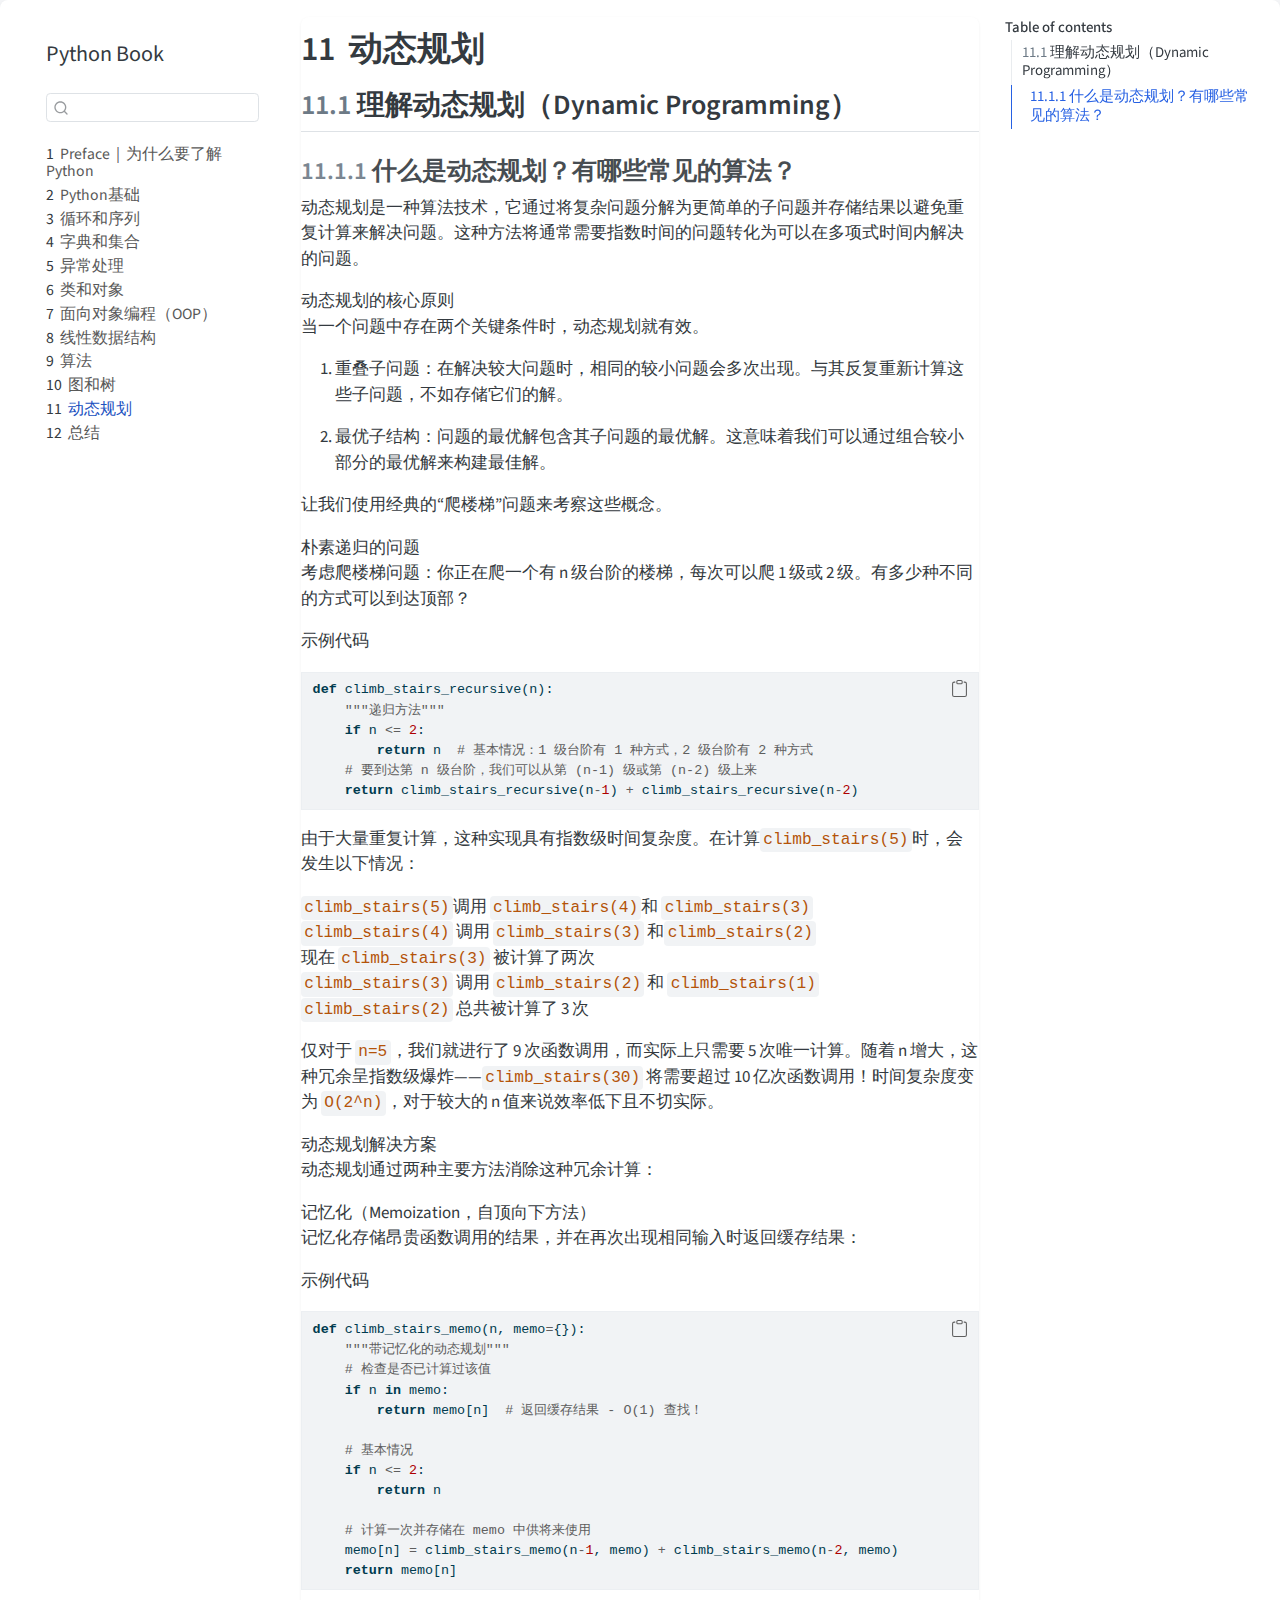
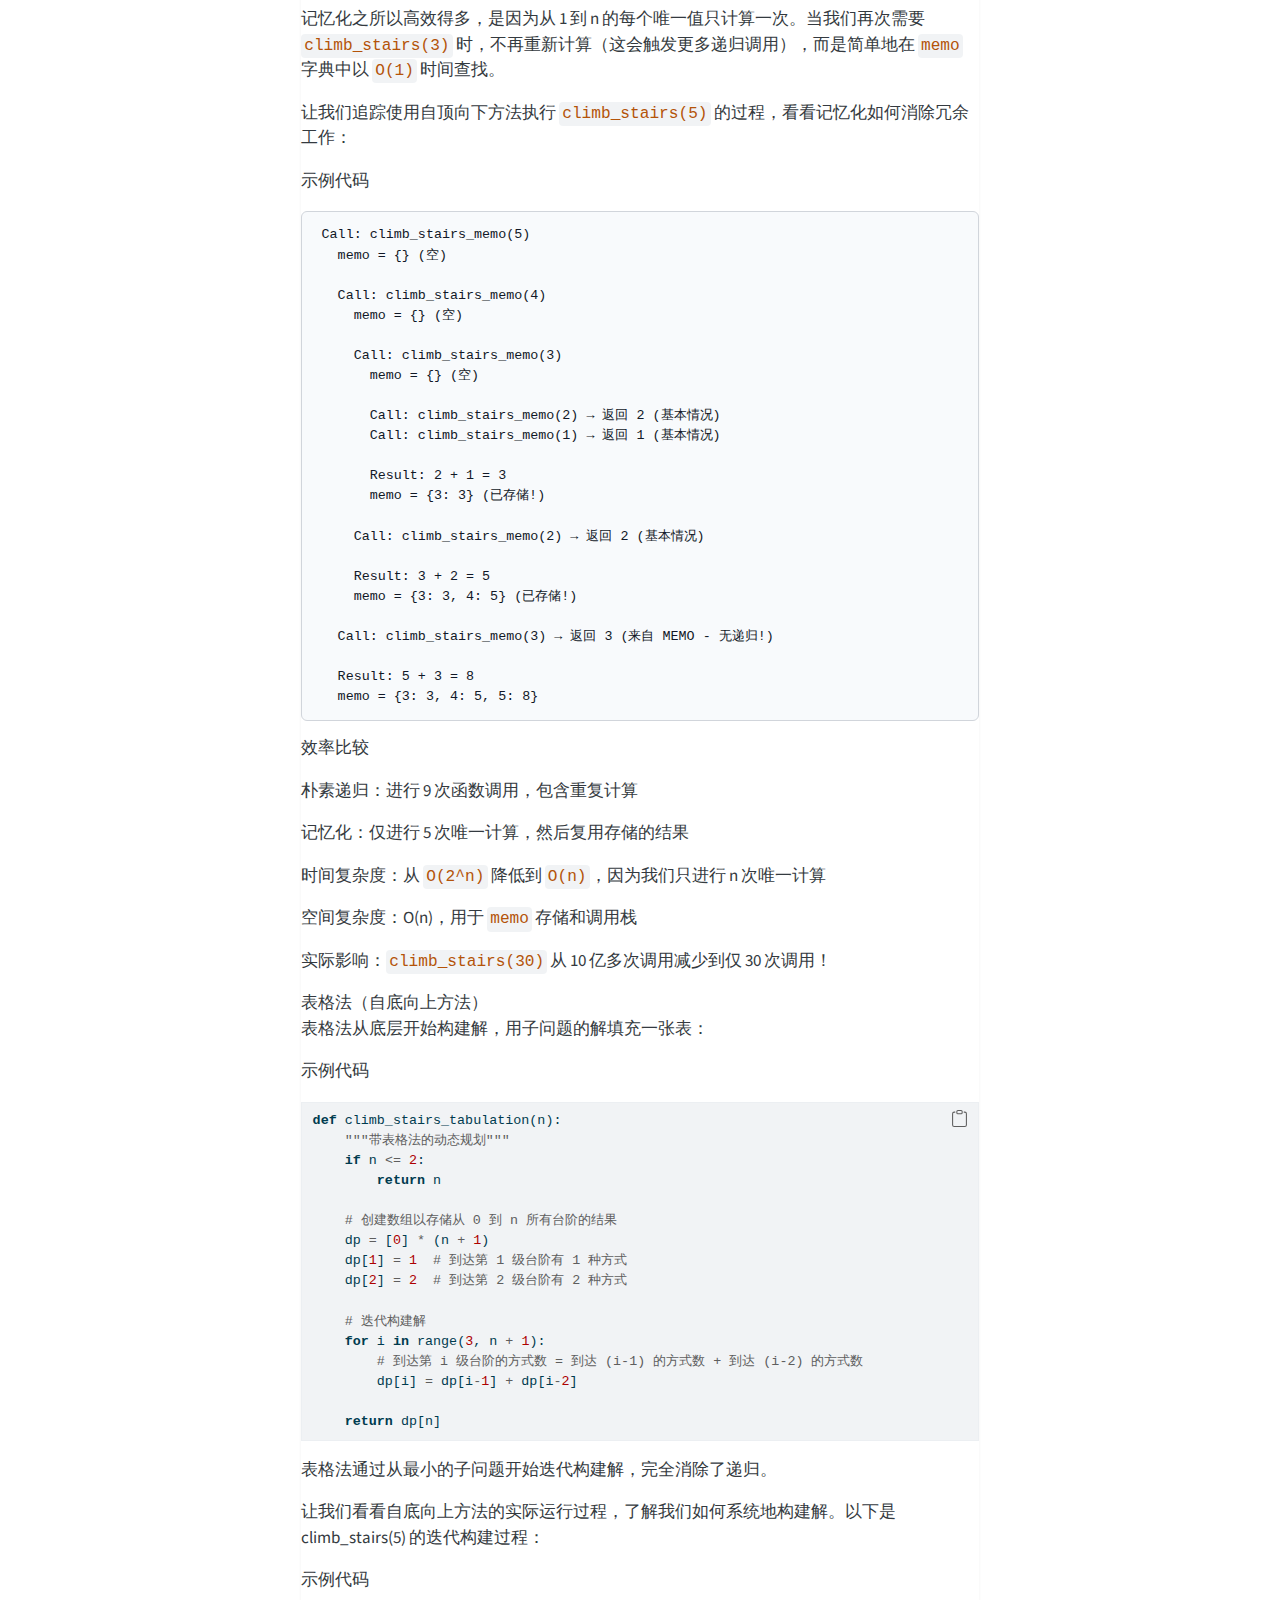
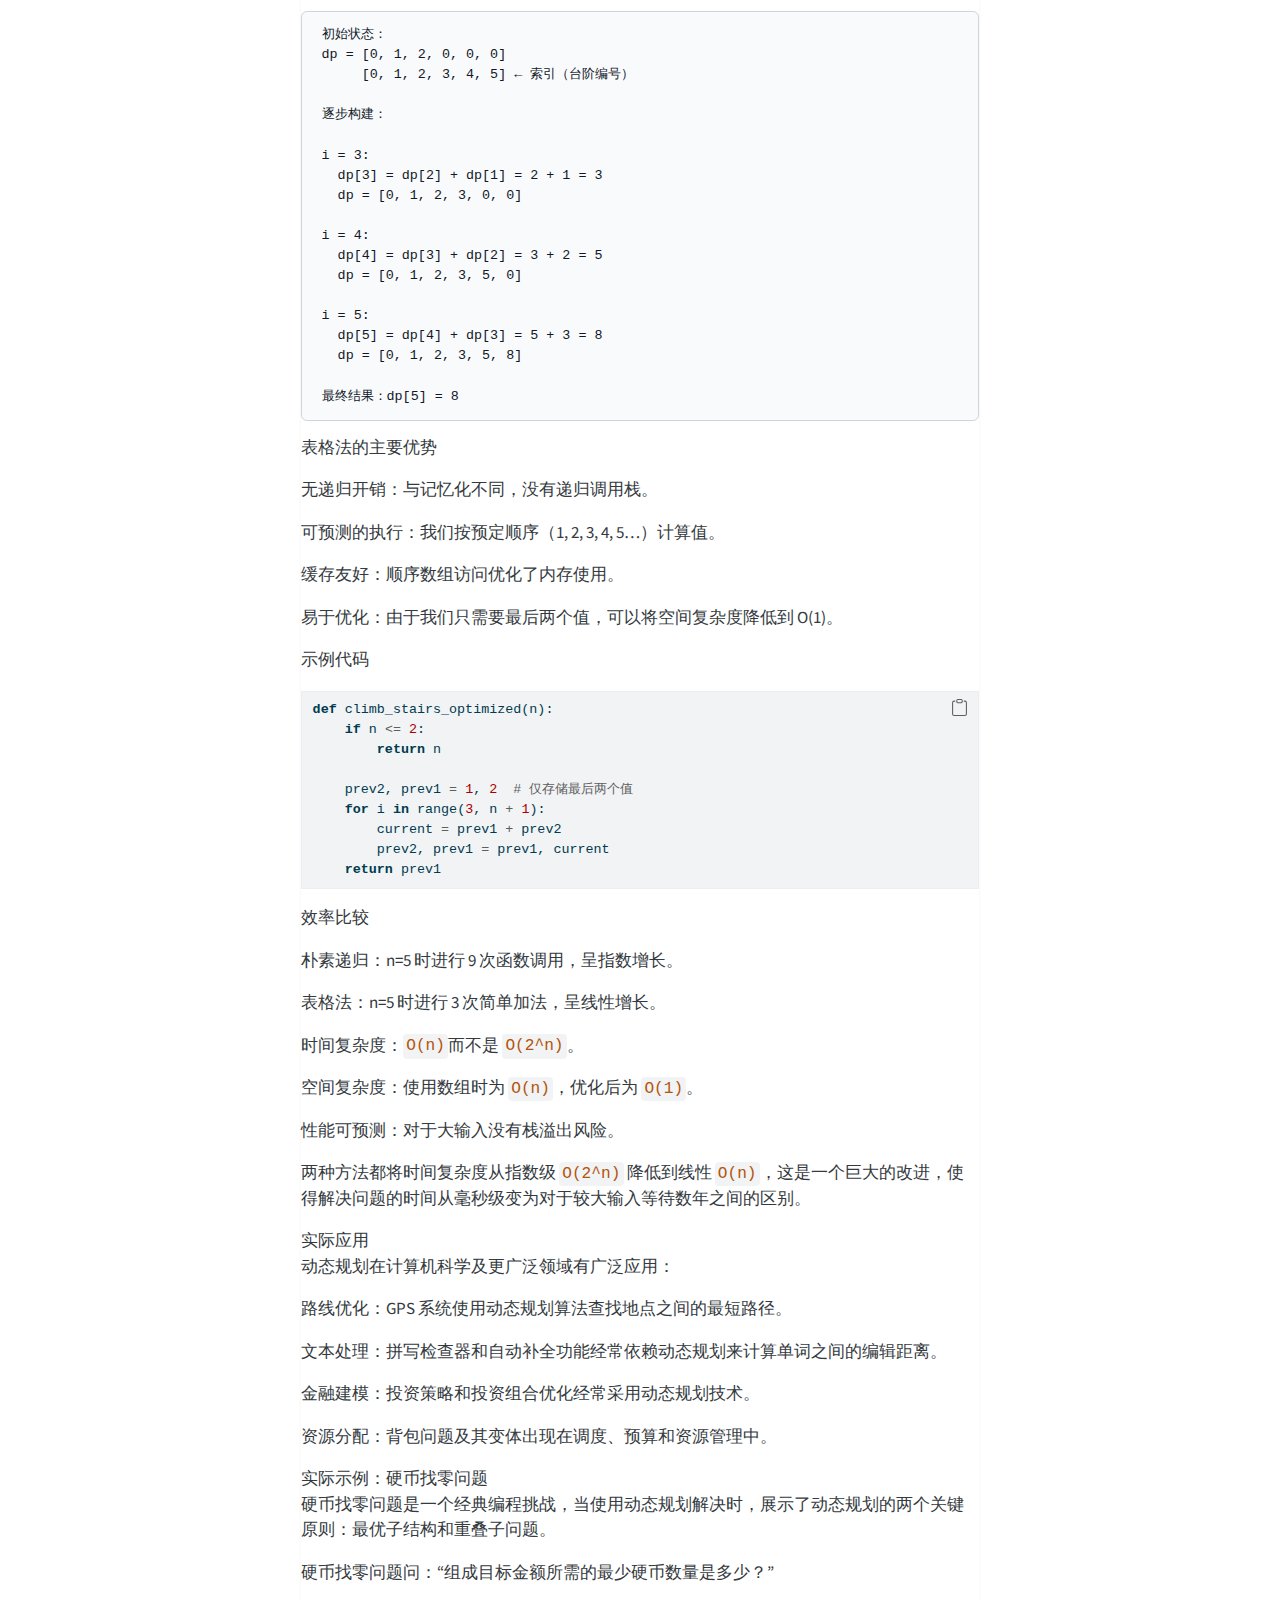
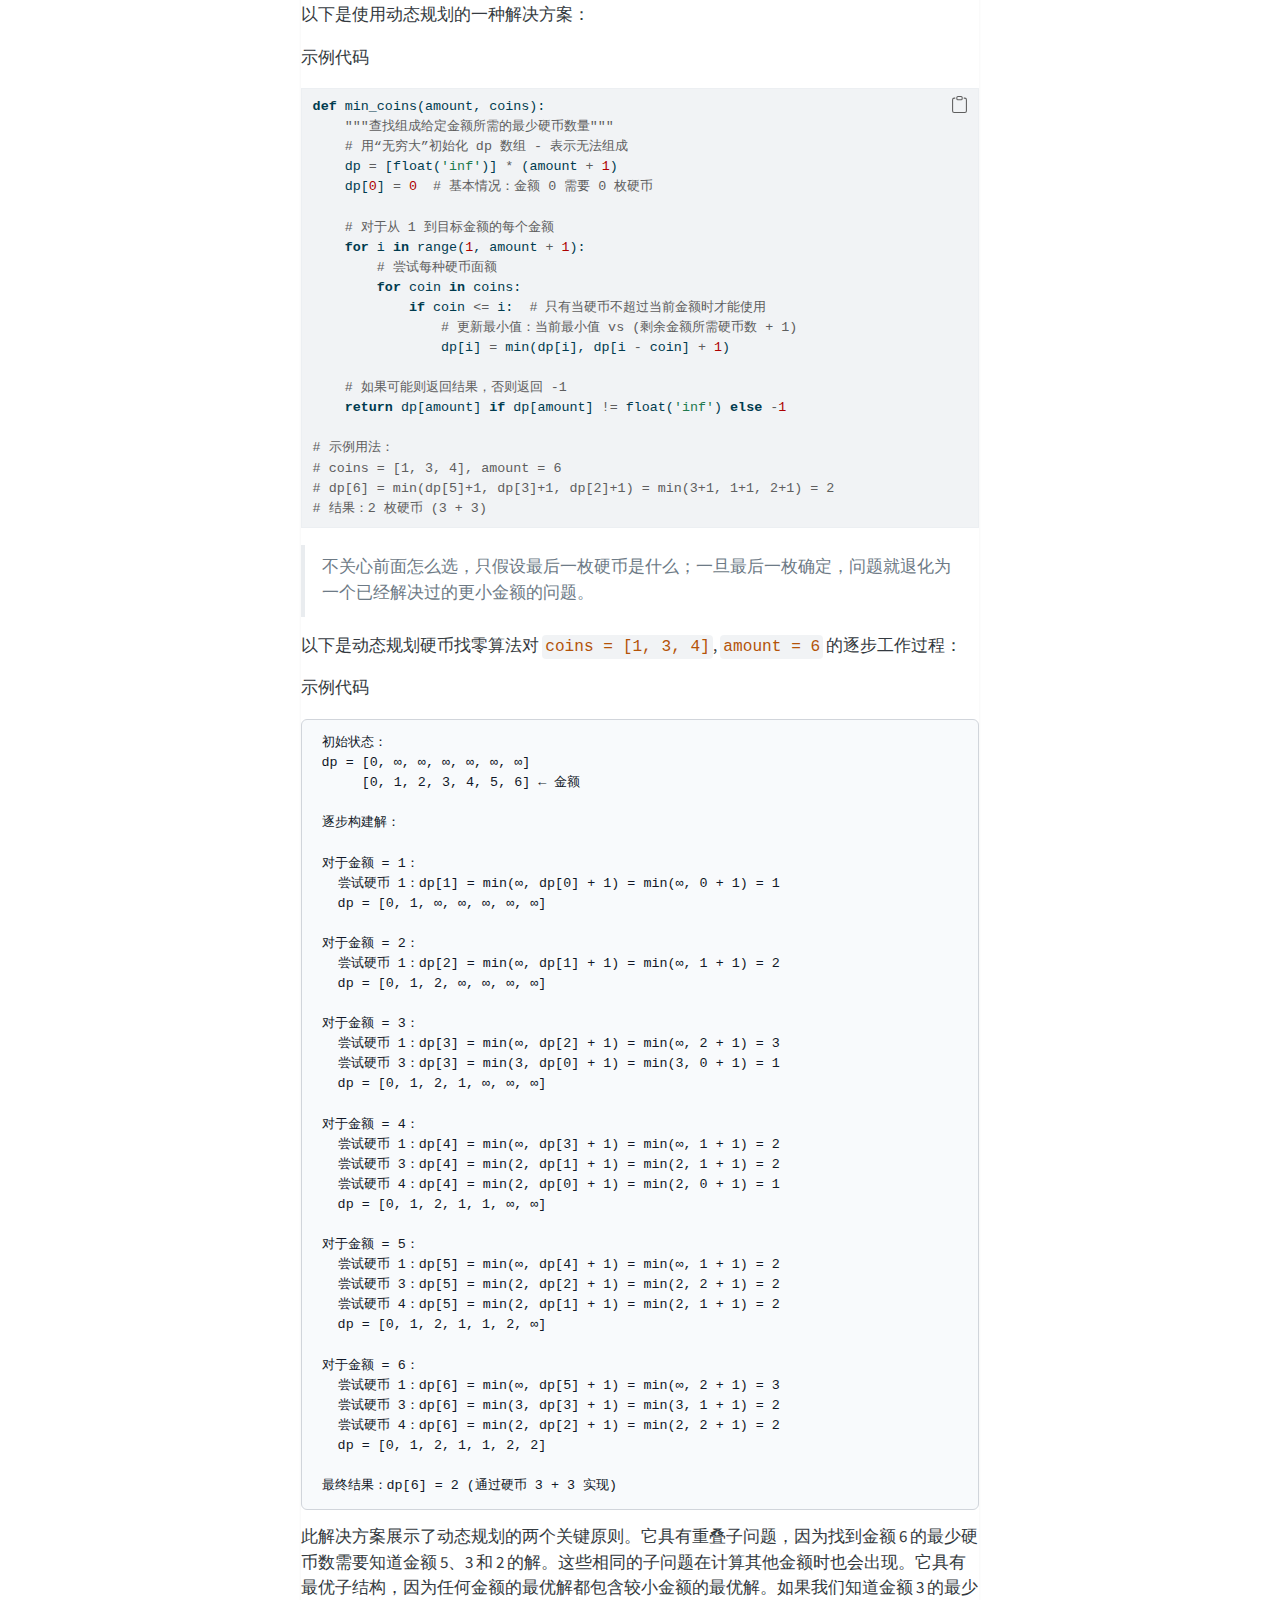
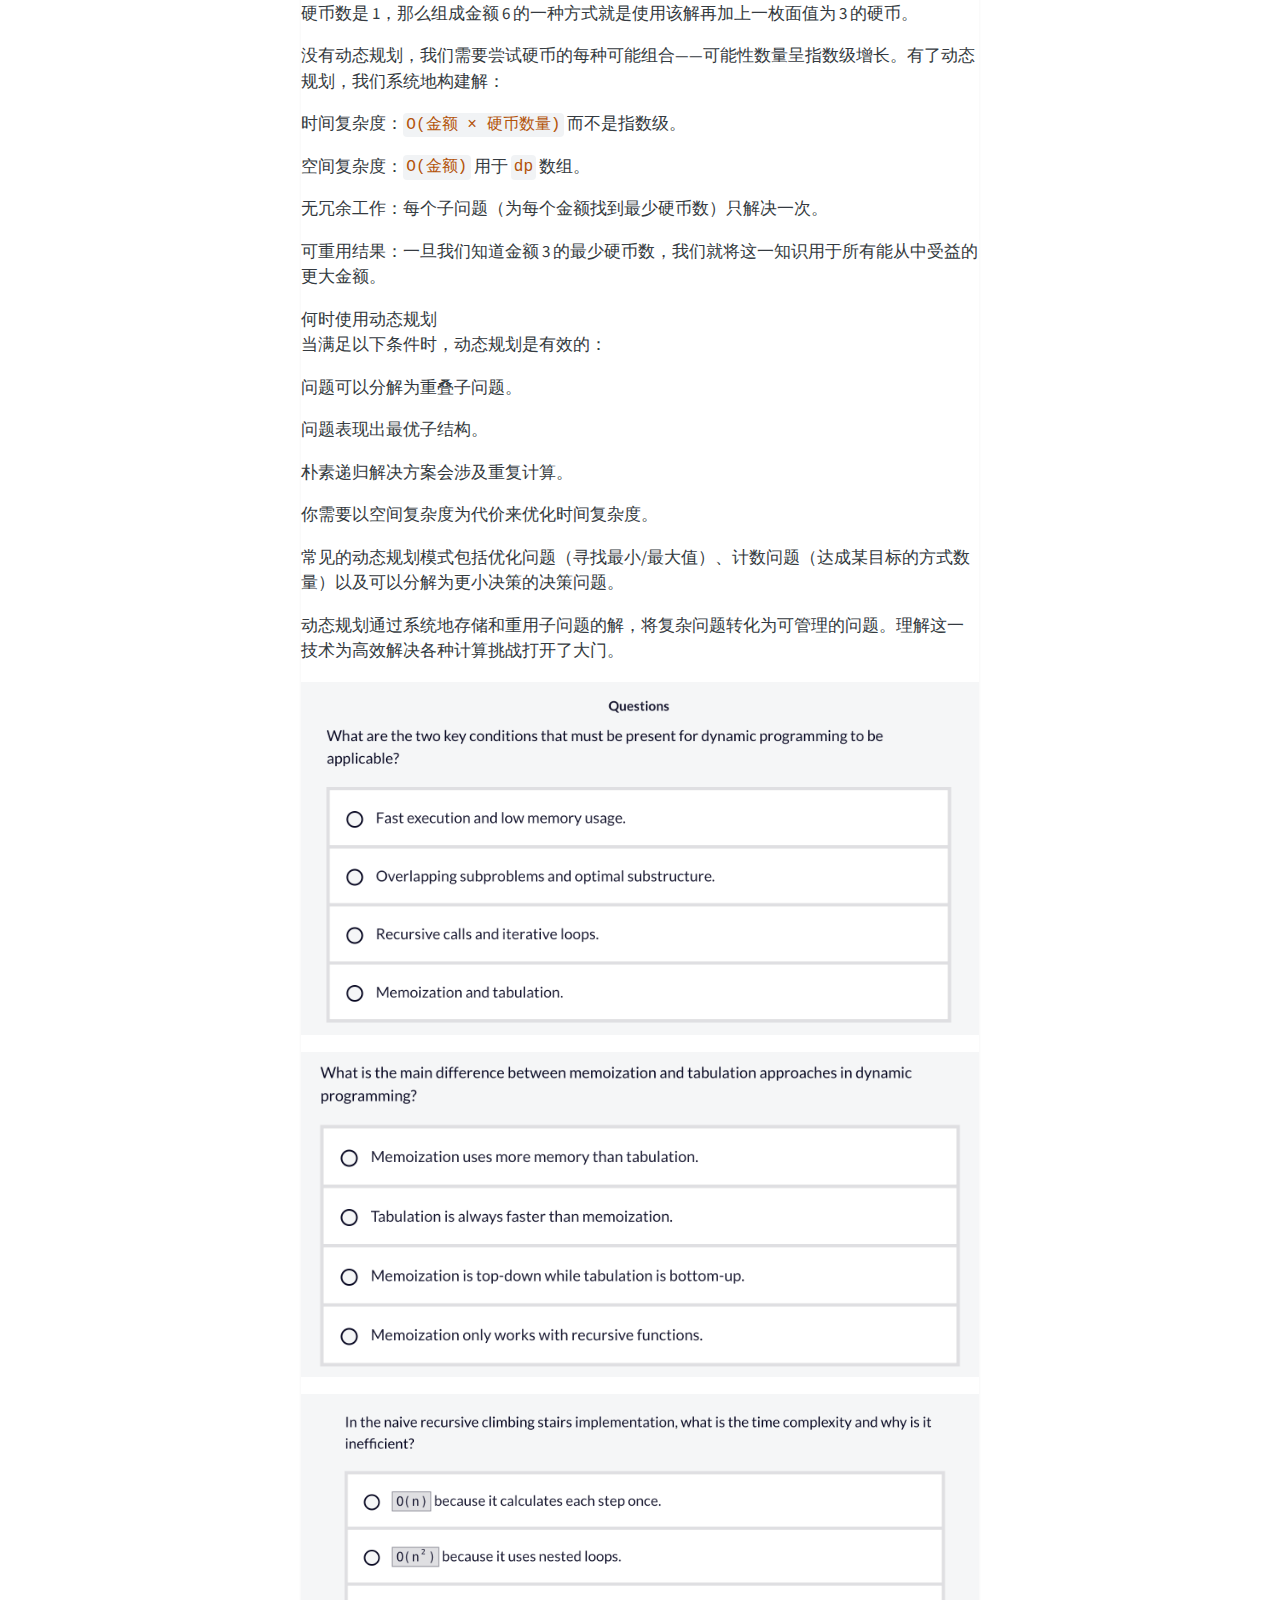
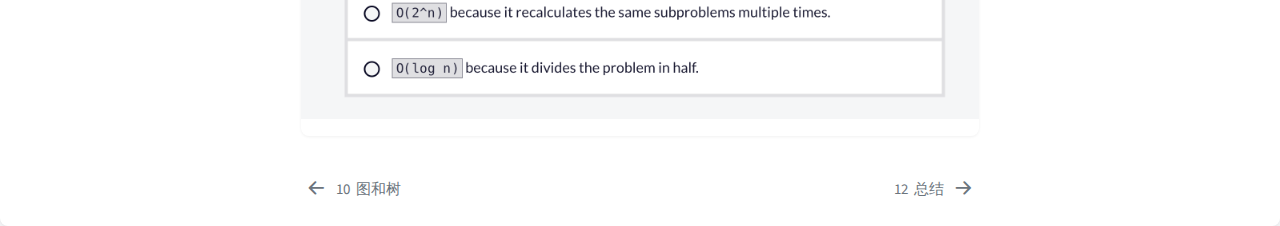
<file: cp_10.html>
<!DOCTYPE html>
<html xmlns="http://www.w3.org/1999/xhtml" lang="en" xml:lang="en"><head>

<meta charset="utf-8">
<meta name="generator" content="quarto-1.8.25">

<meta name="viewport" content="width=device-width, initial-scale=1.0, user-scalable=yes">


<title>11&nbsp; 动态规划 – Python Book</title>
<style>
code{white-space: pre-wrap;}
span.smallcaps{font-variant: small-caps;}
div.columns{display: flex; gap: min(4vw, 1.5em);}
div.column{flex: auto; overflow-x: auto;}
div.hanging-indent{margin-left: 1.5em; text-indent: -1.5em;}
ul.task-list{list-style: none;}
ul.task-list li input[type="checkbox"] {
  width: 0.8em;
  margin: 0 0.8em 0.2em -1em; /* quarto-specific, see https://github.com/quarto-dev/quarto-cli/issues/4556 */ 
  vertical-align: middle;
}
/* CSS for syntax highlighting */
html { -webkit-text-size-adjust: 100%; }
pre > code.sourceCode { white-space: pre; position: relative; }
pre > code.sourceCode > span { display: inline-block; line-height: 1.25; }
pre > code.sourceCode > span:empty { height: 1.2em; }
.sourceCode { overflow: visible; }
code.sourceCode > span { color: inherit; text-decoration: inherit; }
div.sourceCode { margin: 1em 0; }
pre.sourceCode { margin: 0; }
@media screen {
div.sourceCode { overflow: auto; }
}
@media print {
pre > code.sourceCode { white-space: pre-wrap; }
pre > code.sourceCode > span { text-indent: -5em; padding-left: 5em; }
}
pre.numberSource code
  { counter-reset: source-line 0; }
pre.numberSource code > span
  { position: relative; left: -4em; counter-increment: source-line; }
pre.numberSource code > span > a:first-child::before
  { content: counter(source-line);
    position: relative; left: -1em; text-align: right; vertical-align: baseline;
    border: none; display: inline-block;
    -webkit-touch-callout: none; -webkit-user-select: none;
    -khtml-user-select: none; -moz-user-select: none;
    -ms-user-select: none; user-select: none;
    padding: 0 4px; width: 4em;
  }
pre.numberSource { margin-left: 3em;  padding-left: 4px; }
div.sourceCode
  {   }
@media screen {
pre > code.sourceCode > span > a:first-child::before { text-decoration: underline; }
}
</style>


<script src="site_libs/quarto-nav/quarto-nav.js"></script>
<script src="site_libs/quarto-nav/headroom.min.js"></script>
<script src="site_libs/clipboard/clipboard.min.js"></script>
<script src="site_libs/quarto-search/autocomplete.umd.js"></script>
<script src="site_libs/quarto-search/fuse.min.js"></script>
<script src="site_libs/quarto-search/quarto-search.js"></script>
<meta name="quarto:offset" content="./">
<link href="./summary.html" rel="next">
<link href="./cp_9.html" rel="prev">
<script src="site_libs/quarto-html/quarto.js" type="module"></script>
<script src="site_libs/quarto-html/tabsets/tabsets.js" type="module"></script>
<script src="site_libs/quarto-html/axe/axe-check.js" type="module"></script>
<script src="site_libs/quarto-html/popper.min.js"></script>
<script src="site_libs/quarto-html/tippy.umd.min.js"></script>
<script src="site_libs/quarto-html/anchor.min.js"></script>
<link href="site_libs/quarto-html/tippy.css" rel="stylesheet">
<link href="site_libs/quarto-html/quarto-syntax-highlighting-7b89279ff1a6dce999919e0e67d4d9ec.css" rel="stylesheet" id="quarto-text-highlighting-styles">
<script src="site_libs/bootstrap/bootstrap.min.js"></script>
<link href="site_libs/bootstrap/bootstrap-icons.css" rel="stylesheet">
<link href="site_libs/bootstrap/bootstrap-5ea8f22911a6df30576a2a25a24cdd7a.min.css" rel="stylesheet" append-hash="true" id="quarto-bootstrap" data-mode="light">
<script id="quarto-search-options" type="application/json">{
  "location": "sidebar",
  "copy-button": false,
  "collapse-after": 3,
  "panel-placement": "start",
  "type": "textbox",
  "limit": 50,
  "keyboard-shortcut": [
    "f",
    "/",
    "s"
  ],
  "show-item-context": false,
  "language": {
    "search-no-results-text": "No results",
    "search-matching-documents-text": "matching documents",
    "search-copy-link-title": "Copy link to search",
    "search-hide-matches-text": "Hide additional matches",
    "search-more-match-text": "more match in this document",
    "search-more-matches-text": "more matches in this document",
    "search-clear-button-title": "Clear",
    "search-text-placeholder": "",
    "search-detached-cancel-button-title": "Cancel",
    "search-submit-button-title": "Submit",
    "search-label": "Search"
  }
}</script>


<link rel="stylesheet" href="styles.css">
</head>

<body class="nav-sidebar floating quarto-light">

<div id="quarto-search-results"></div>
  <header id="quarto-header" class="headroom fixed-top">
  <nav class="quarto-secondary-nav">
    <div class="container-fluid d-flex">
      <button type="button" class="quarto-btn-toggle btn" data-bs-toggle="collapse" role="button" data-bs-target=".quarto-sidebar-collapse-item" aria-controls="quarto-sidebar" aria-expanded="false" aria-label="Toggle sidebar navigation" onclick="if (window.quartoToggleHeadroom) { window.quartoToggleHeadroom(); }">
        <i class="bi bi-layout-text-sidebar-reverse"></i>
      </button>
        <nav class="quarto-page-breadcrumbs" aria-label="breadcrumb"><ol class="breadcrumb"><li class="breadcrumb-item"><a href="./cp_10.html"><span class="chapter-number">11</span>&nbsp; <span class="chapter-title">动态规划</span></a></li></ol></nav>
        <a class="flex-grow-1" role="navigation" data-bs-toggle="collapse" data-bs-target=".quarto-sidebar-collapse-item" aria-controls="quarto-sidebar" aria-expanded="false" aria-label="Toggle sidebar navigation" onclick="if (window.quartoToggleHeadroom) { window.quartoToggleHeadroom(); }">      
        </a>
      <button type="button" class="btn quarto-search-button" aria-label="Search" onclick="window.quartoOpenSearch();">
        <i class="bi bi-search"></i>
      </button>
    </div>
  </nav>
</header>
<!-- content -->
<div id="quarto-content" class="quarto-container page-columns page-rows-contents page-layout-article">
<!-- sidebar -->
  <nav id="quarto-sidebar" class="sidebar collapse collapse-horizontal quarto-sidebar-collapse-item sidebar-navigation floating overflow-auto">
    <div class="pt-lg-2 mt-2 text-left sidebar-header sidebar-header-stacked">
      <a href="./index.html" class="sidebar-logo-link">
      </a>
    <div class="sidebar-title mb-0 py-0">
      <a href="./">Python Book</a> 
    </div>
      </div>
        <div class="mt-2 flex-shrink-0 align-items-center">
        <div class="sidebar-search">
        <div id="quarto-search" class="" title="Search"></div>
        </div>
        </div>
    <div class="sidebar-menu-container"> 
    <ul class="list-unstyled mt-1">
        <li class="sidebar-item">
  <div class="sidebar-item-container"> 
  <a href="./index.html" class="sidebar-item-text sidebar-link">
 <span class="menu-text"><span class="chapter-number">1</span>&nbsp; <span class="chapter-title">Preface｜为什么要了解 Python</span></span></a>
  </div>
</li>
        <li class="sidebar-item">
  <div class="sidebar-item-container"> 
  <a href="./cp_1.html" class="sidebar-item-text sidebar-link">
 <span class="menu-text"><span class="chapter-number">2</span>&nbsp; <span class="chapter-title">Python基础</span></span></a>
  </div>
</li>
        <li class="sidebar-item">
  <div class="sidebar-item-container"> 
  <a href="./cp_2.html" class="sidebar-item-text sidebar-link">
 <span class="menu-text"><span class="chapter-number">3</span>&nbsp; <span class="chapter-title">循环和序列</span></span></a>
  </div>
</li>
        <li class="sidebar-item">
  <div class="sidebar-item-container"> 
  <a href="./cp_3.html" class="sidebar-item-text sidebar-link">
 <span class="menu-text"><span class="chapter-number">4</span>&nbsp; <span class="chapter-title">字典和集合</span></span></a>
  </div>
</li>
        <li class="sidebar-item">
  <div class="sidebar-item-container"> 
  <a href="./cp_4.html" class="sidebar-item-text sidebar-link">
 <span class="menu-text"><span class="chapter-number">5</span>&nbsp; <span class="chapter-title">异常处理</span></span></a>
  </div>
</li>
        <li class="sidebar-item">
  <div class="sidebar-item-container"> 
  <a href="./cp_5.html" class="sidebar-item-text sidebar-link">
 <span class="menu-text"><span class="chapter-number">6</span>&nbsp; <span class="chapter-title">类和对象</span></span></a>
  </div>
</li>
        <li class="sidebar-item">
  <div class="sidebar-item-container"> 
  <a href="./cp_6.html" class="sidebar-item-text sidebar-link">
 <span class="menu-text"><span class="chapter-number">7</span>&nbsp; <span class="chapter-title">面向对象编程（OOP）</span></span></a>
  </div>
</li>
        <li class="sidebar-item">
  <div class="sidebar-item-container"> 
  <a href="./cp_7.html" class="sidebar-item-text sidebar-link">
 <span class="menu-text"><span class="chapter-number">8</span>&nbsp; <span class="chapter-title">线性数据结构</span></span></a>
  </div>
</li>
        <li class="sidebar-item">
  <div class="sidebar-item-container"> 
  <a href="./cp_8.html" class="sidebar-item-text sidebar-link">
 <span class="menu-text"><span class="chapter-number">9</span>&nbsp; <span class="chapter-title">算法</span></span></a>
  </div>
</li>
        <li class="sidebar-item">
  <div class="sidebar-item-container"> 
  <a href="./cp_9.html" class="sidebar-item-text sidebar-link">
 <span class="menu-text"><span class="chapter-number">10</span>&nbsp; <span class="chapter-title">图和树</span></span></a>
  </div>
</li>
        <li class="sidebar-item">
  <div class="sidebar-item-container"> 
  <a href="./cp_10.html" class="sidebar-item-text sidebar-link active">
 <span class="menu-text"><span class="chapter-number">11</span>&nbsp; <span class="chapter-title">动态规划</span></span></a>
  </div>
</li>
        <li class="sidebar-item">
  <div class="sidebar-item-container"> 
  <a href="./summary.html" class="sidebar-item-text sidebar-link">
 <span class="menu-text"><span class="chapter-number">12</span>&nbsp; <span class="chapter-title">总结</span></span></a>
  </div>
</li>
    </ul>
    </div>
</nav>
<div id="quarto-sidebar-glass" class="quarto-sidebar-collapse-item" data-bs-toggle="collapse" data-bs-target=".quarto-sidebar-collapse-item"></div>
<!-- margin-sidebar -->
    <div id="quarto-margin-sidebar" class="sidebar margin-sidebar">
        <nav id="TOC" role="doc-toc" class="toc-active" data-toc-expanded="2">
    <h2 id="toc-title">Table of contents</h2>
   
  <ul>
  <li><a href="#理解动态规划dynamic-programming" id="toc-理解动态规划dynamic-programming" class="nav-link active" data-scroll-target="#理解动态规划dynamic-programming"><span class="header-section-number">11.1</span> 理解动态规划（Dynamic Programming）</a>
  <ul class="collapse">
  <li><a href="#什么是动态规划有哪些常见的算法" id="toc-什么是动态规划有哪些常见的算法" class="nav-link" data-scroll-target="#什么是动态规划有哪些常见的算法"><span class="header-section-number">11.1.1</span> 什么是动态规划？有哪些常见的算法？</a></li>
  </ul></li>
  </ul>
</nav>
    </div>
<!-- main -->
<main class="content" id="quarto-document-content">

<header id="title-block-header" class="quarto-title-block default">
<div class="quarto-title">
<h1 class="title"><span class="chapter-number">11</span>&nbsp; <span class="chapter-title">动态规划</span></h1>
</div>



<div class="quarto-title-meta">

    
  
    
  </div>
  


</header>


<section id="理解动态规划dynamic-programming" class="level2" data-number="11.1">
<h2 data-number="11.1" class="anchored" data-anchor-id="理解动态规划dynamic-programming"><span class="header-section-number">11.1</span> 理解动态规划（Dynamic Programming）</h2>
<section id="什么是动态规划有哪些常见的算法" class="level3" data-number="11.1.1">
<h3 data-number="11.1.1" class="anchored" data-anchor-id="什么是动态规划有哪些常见的算法"><span class="header-section-number">11.1.1</span> 什么是动态规划？有哪些常见的算法？</h3>
<p>动态规划是一种算法技术，它通过将复杂问题分解为更简单的子问题并存储结果以避免重复计算来解决问题。这种方法将通常需要指数时间的问题转化为可以在多项式时间内解决的问题。</p>
<p>动态规划的核心原则<br>
当一个问题中存在两个关键条件时，动态规划就有效。</p>
<ol type="1">
<li><p>重叠子问题：在解决较大问题时，相同的较小问题会多次出现。与其反复重新计算这些子问题，不如存储它们的解。</p></li>
<li><p>最优子结构：问题的最优解包含其子问题的最优解。这意味着我们可以通过组合较小部分的最优解来构建最佳解。</p></li>
</ol>
<p>让我们使用经典的“爬楼梯”问题来考察这些概念。</p>
<p>朴素递归的问题<br>
考虑爬楼梯问题：你正在爬一个有 n 级台阶的楼梯，每次可以爬 1 级或 2 级。有多少种不同的方式可以到达顶部？</p>
<p>示例代码</p>
<div class="code-copy-outer-scaffold"><div class="sourceCode" id="cb1"><pre class="sourceCode python code-with-copy"><code class="sourceCode python"><span id="cb1-1"><a href="#cb1-1" aria-hidden="true" tabindex="-1"></a><span class="kw">def</span> climb_stairs_recursive(n):</span>
<span id="cb1-2"><a href="#cb1-2" aria-hidden="true" tabindex="-1"></a>    <span class="co">"""递归方法"""</span></span>
<span id="cb1-3"><a href="#cb1-3" aria-hidden="true" tabindex="-1"></a>    <span class="cf">if</span> n <span class="op">&lt;=</span> <span class="dv">2</span>:</span>
<span id="cb1-4"><a href="#cb1-4" aria-hidden="true" tabindex="-1"></a>        <span class="cf">return</span> n  <span class="co"># 基本情况：1 级台阶有 1 种方式，2 级台阶有 2 种方式</span></span>
<span id="cb1-5"><a href="#cb1-5" aria-hidden="true" tabindex="-1"></a>    <span class="co"># 要到达第 n 级台阶，我们可以从第 (n-1) 级或第 (n-2) 级上来</span></span>
<span id="cb1-6"><a href="#cb1-6" aria-hidden="true" tabindex="-1"></a>    <span class="cf">return</span> climb_stairs_recursive(n<span class="op">-</span><span class="dv">1</span>) <span class="op">+</span> climb_stairs_recursive(n<span class="op">-</span><span class="dv">2</span>)</span></code></pre></div><button title="Copy to Clipboard" class="code-copy-button"><i class="bi"></i></button></div>
<p>由于大量重复计算，这种实现具有指数级时间复杂度。在计算<code>climb_stairs(5)</code>时，会发生以下情况：</p>
<p><code>climb_stairs(5)</code>调用 <code>climb_stairs(4)</code>和 <code>climb_stairs(3)</code><br>
<code>climb_stairs(4)</code> 调用 <code>climb_stairs(3)</code> 和<code>climb_stairs(2)</code><br>
现在 <code>climb_stairs(3)</code> 被计算了两次<br>
<code>climb_stairs(3)</code> 调用 <code>climb_stairs(2)</code> 和 <code>climb_stairs(1)</code><br>
<code>climb_stairs(2)</code> 总共被计算了 3 次</p>
<p>仅对于 <code>n=5</code>，我们就进行了 9 次函数调用，而实际上只需要 5 次唯一计算。随着 n 增大，这种冗余呈指数级爆炸——<code>climb_stairs(30)</code> 将需要超过 10 亿次函数调用！时间复杂度变为 <code>O(2^n)</code>，对于较大的 n 值来说效率低下且不切实际。</p>
<p>动态规划解决方案<br>
动态规划通过两种主要方法消除这种冗余计算：</p>
<p>记忆化（Memoization，自顶向下方法）<br>
记忆化存储昂贵函数调用的结果，并在再次出现相同输入时返回缓存结果：</p>
<p>示例代码</p>
<div class="code-copy-outer-scaffold"><div class="sourceCode" id="cb2"><pre class="sourceCode python code-with-copy"><code class="sourceCode python"><span id="cb2-1"><a href="#cb2-1" aria-hidden="true" tabindex="-1"></a><span class="kw">def</span> climb_stairs_memo(n, memo<span class="op">=</span>{}):</span>
<span id="cb2-2"><a href="#cb2-2" aria-hidden="true" tabindex="-1"></a>    <span class="co">"""带记忆化的动态规划"""</span></span>
<span id="cb2-3"><a href="#cb2-3" aria-hidden="true" tabindex="-1"></a>    <span class="co"># 检查是否已计算过该值</span></span>
<span id="cb2-4"><a href="#cb2-4" aria-hidden="true" tabindex="-1"></a>    <span class="cf">if</span> n <span class="kw">in</span> memo:</span>
<span id="cb2-5"><a href="#cb2-5" aria-hidden="true" tabindex="-1"></a>        <span class="cf">return</span> memo[n]  <span class="co"># 返回缓存结果 - O(1) 查找！</span></span>
<span id="cb2-6"><a href="#cb2-6" aria-hidden="true" tabindex="-1"></a></span>
<span id="cb2-7"><a href="#cb2-7" aria-hidden="true" tabindex="-1"></a>    <span class="co"># 基本情况</span></span>
<span id="cb2-8"><a href="#cb2-8" aria-hidden="true" tabindex="-1"></a>    <span class="cf">if</span> n <span class="op">&lt;=</span> <span class="dv">2</span>:</span>
<span id="cb2-9"><a href="#cb2-9" aria-hidden="true" tabindex="-1"></a>        <span class="cf">return</span> n</span>
<span id="cb2-10"><a href="#cb2-10" aria-hidden="true" tabindex="-1"></a></span>
<span id="cb2-11"><a href="#cb2-11" aria-hidden="true" tabindex="-1"></a>    <span class="co"># 计算一次并存储在 memo 中供将来使用</span></span>
<span id="cb2-12"><a href="#cb2-12" aria-hidden="true" tabindex="-1"></a>    memo[n] <span class="op">=</span> climb_stairs_memo(n<span class="op">-</span><span class="dv">1</span>, memo) <span class="op">+</span> climb_stairs_memo(n<span class="op">-</span><span class="dv">2</span>, memo)</span>
<span id="cb2-13"><a href="#cb2-13" aria-hidden="true" tabindex="-1"></a>    <span class="cf">return</span> memo[n]</span></code></pre></div><button title="Copy to Clipboard" class="code-copy-button"><i class="bi"></i></button></div>
<p>记忆化之所以高效得多，是因为从 1 到 n 的每个唯一值只计算一次。当我们再次需要 <code>climb_stairs(3)</code> 时，不再重新计算（这会触发更多递归调用），而是简单地在 <code>memo</code> 字典中以 <code>O(1)</code> 时间查找。</p>
<p>让我们追踪使用自顶向下方法执行 <code>climb_stairs(5)</code> 的过程，看看记忆化如何消除冗余工作：</p>
<p>示例代码</p>
<pre class="plain"><code>Call: climb_stairs_memo(5)
  memo = {} (空)

  Call: climb_stairs_memo(4) 
    memo = {} (空)

    Call: climb_stairs_memo(3)
      memo = {} (空)

      Call: climb_stairs_memo(2) → 返回 2 (基本情况)
      Call: climb_stairs_memo(1) → 返回 1 (基本情况)

      Result: 2 + 1 = 3
      memo = {3: 3} (已存储!)

    Call: climb_stairs_memo(2) → 返回 2 (基本情况)

    Result: 3 + 2 = 5
    memo = {3: 3, 4: 5} (已存储!)

  Call: climb_stairs_memo(3) → 返回 3 (来自 MEMO - 无递归!)

  Result: 5 + 3 = 8
  memo = {3: 3, 4: 5, 5: 8}</code></pre>
<p>效率比较</p>
<p>朴素递归：进行 9 次函数调用，包含重复计算</p>
<p>记忆化：仅进行 5 次唯一计算，然后复用存储的结果</p>
<p>时间复杂度：从 <code>O(2^n)</code> 降低到 <code>O(n)</code>，因为我们只进行 n 次唯一计算</p>
<p>空间复杂度：O(n)，用于 <code>memo</code> 存储和调用栈</p>
<p>实际影响：<code>climb_stairs(30)</code> 从 10 亿多次调用减少到仅 30 次调用！</p>
<p>表格法（自底向上方法）<br>
表格法从底层开始构建解，用子问题的解填充一张表：</p>
<p>示例代码</p>
<div class="code-copy-outer-scaffold"><div class="sourceCode" id="cb4"><pre class="sourceCode python code-with-copy"><code class="sourceCode python"><span id="cb4-1"><a href="#cb4-1" aria-hidden="true" tabindex="-1"></a><span class="kw">def</span> climb_stairs_tabulation(n):</span>
<span id="cb4-2"><a href="#cb4-2" aria-hidden="true" tabindex="-1"></a>    <span class="co">"""带表格法的动态规划"""</span></span>
<span id="cb4-3"><a href="#cb4-3" aria-hidden="true" tabindex="-1"></a>    <span class="cf">if</span> n <span class="op">&lt;=</span> <span class="dv">2</span>:</span>
<span id="cb4-4"><a href="#cb4-4" aria-hidden="true" tabindex="-1"></a>        <span class="cf">return</span> n</span>
<span id="cb4-5"><a href="#cb4-5" aria-hidden="true" tabindex="-1"></a></span>
<span id="cb4-6"><a href="#cb4-6" aria-hidden="true" tabindex="-1"></a>    <span class="co"># 创建数组以存储从 0 到 n 所有台阶的结果</span></span>
<span id="cb4-7"><a href="#cb4-7" aria-hidden="true" tabindex="-1"></a>    dp <span class="op">=</span> [<span class="dv">0</span>] <span class="op">*</span> (n <span class="op">+</span> <span class="dv">1</span>)</span>
<span id="cb4-8"><a href="#cb4-8" aria-hidden="true" tabindex="-1"></a>    dp[<span class="dv">1</span>] <span class="op">=</span> <span class="dv">1</span>  <span class="co"># 到达第 1 级台阶有 1 种方式</span></span>
<span id="cb4-9"><a href="#cb4-9" aria-hidden="true" tabindex="-1"></a>    dp[<span class="dv">2</span>] <span class="op">=</span> <span class="dv">2</span>  <span class="co"># 到达第 2 级台阶有 2 种方式</span></span>
<span id="cb4-10"><a href="#cb4-10" aria-hidden="true" tabindex="-1"></a></span>
<span id="cb4-11"><a href="#cb4-11" aria-hidden="true" tabindex="-1"></a>    <span class="co"># 迭代构建解</span></span>
<span id="cb4-12"><a href="#cb4-12" aria-hidden="true" tabindex="-1"></a>    <span class="cf">for</span> i <span class="kw">in</span> <span class="bu">range</span>(<span class="dv">3</span>, n <span class="op">+</span> <span class="dv">1</span>):</span>
<span id="cb4-13"><a href="#cb4-13" aria-hidden="true" tabindex="-1"></a>        <span class="co"># 到达第 i 级台阶的方式数 = 到达 (i-1) 的方式数 + 到达 (i-2) 的方式数</span></span>
<span id="cb4-14"><a href="#cb4-14" aria-hidden="true" tabindex="-1"></a>        dp[i] <span class="op">=</span> dp[i<span class="op">-</span><span class="dv">1</span>] <span class="op">+</span> dp[i<span class="op">-</span><span class="dv">2</span>]</span>
<span id="cb4-15"><a href="#cb4-15" aria-hidden="true" tabindex="-1"></a></span>
<span id="cb4-16"><a href="#cb4-16" aria-hidden="true" tabindex="-1"></a>    <span class="cf">return</span> dp[n]</span></code></pre></div><button title="Copy to Clipboard" class="code-copy-button"><i class="bi"></i></button></div>
<p>表格法通过从最小的子问题开始迭代构建解，完全消除了递归。</p>
<p>让我们看看自底向上方法的实际运行过程，了解我们如何系统地构建解。以下是 climb_stairs(5) 的迭代构建过程：</p>
<p>示例代码</p>
<pre class="plain"><code>初始状态：
dp = [0, 1, 2, 0, 0, 0]
     [0, 1, 2, 3, 4, 5] ← 索引（台阶编号）

逐步构建：

i = 3:
  dp[3] = dp[2] + dp[1] = 2 + 1 = 3
  dp = [0, 1, 2, 3, 0, 0]

i = 4:
  dp[4] = dp[3] + dp[2] = 3 + 2 = 5
  dp = [0, 1, 2, 3, 5, 0]

i = 5:
  dp[5] = dp[4] + dp[3] = 5 + 3 = 8
  dp = [0, 1, 2, 3, 5, 8]

最终结果：dp[5] = 8</code></pre>
<p>表格法的主要优势</p>
<p>无递归开销：与记忆化不同，没有递归调用栈。</p>
<p>可预测的执行：我们按预定顺序（1, 2, 3, 4, 5…）计算值。</p>
<p>缓存友好：顺序数组访问优化了内存使用。</p>
<p>易于优化：由于我们只需要最后两个值，可以将空间复杂度降低到 O(1)。</p>
<p>示例代码</p>
<div class="code-copy-outer-scaffold"><div class="sourceCode" id="cb6"><pre class="sourceCode python code-with-copy"><code class="sourceCode python"><span id="cb6-1"><a href="#cb6-1" aria-hidden="true" tabindex="-1"></a><span class="kw">def</span> climb_stairs_optimized(n):</span>
<span id="cb6-2"><a href="#cb6-2" aria-hidden="true" tabindex="-1"></a>    <span class="cf">if</span> n <span class="op">&lt;=</span> <span class="dv">2</span>:</span>
<span id="cb6-3"><a href="#cb6-3" aria-hidden="true" tabindex="-1"></a>        <span class="cf">return</span> n</span>
<span id="cb6-4"><a href="#cb6-4" aria-hidden="true" tabindex="-1"></a></span>
<span id="cb6-5"><a href="#cb6-5" aria-hidden="true" tabindex="-1"></a>    prev2, prev1 <span class="op">=</span> <span class="dv">1</span>, <span class="dv">2</span>  <span class="co"># 仅存储最后两个值</span></span>
<span id="cb6-6"><a href="#cb6-6" aria-hidden="true" tabindex="-1"></a>    <span class="cf">for</span> i <span class="kw">in</span> <span class="bu">range</span>(<span class="dv">3</span>, n <span class="op">+</span> <span class="dv">1</span>):</span>
<span id="cb6-7"><a href="#cb6-7" aria-hidden="true" tabindex="-1"></a>        current <span class="op">=</span> prev1 <span class="op">+</span> prev2</span>
<span id="cb6-8"><a href="#cb6-8" aria-hidden="true" tabindex="-1"></a>        prev2, prev1 <span class="op">=</span> prev1, current</span>
<span id="cb6-9"><a href="#cb6-9" aria-hidden="true" tabindex="-1"></a>    <span class="cf">return</span> prev1</span></code></pre></div><button title="Copy to Clipboard" class="code-copy-button"><i class="bi"></i></button></div>
<p>效率比较</p>
<p>朴素递归：n=5 时进行 9 次函数调用，呈指数增长。</p>
<p>表格法：n=5 时进行 3 次简单加法，呈线性增长。</p>
<p>时间复杂度：<code>O(n)</code>而不是 <code>O(2^n)</code>。</p>
<p>空间复杂度：使用数组时为 <code>O(n)</code>，优化后为 <code>O(1)</code>。</p>
<p>性能可预测：对于大输入没有栈溢出风险。</p>
<p>两种方法都将时间复杂度从指数级 <code>O(2^n)</code> 降低到线性 <code>O(n)</code>，这是一个巨大的改进，使得解决问题的时间从毫秒级变为对于较大输入等待数年之间的区别。</p>
<p>实际应用<br>
动态规划在计算机科学及更广泛领域有广泛应用：</p>
<p>路线优化：GPS 系统使用动态规划算法查找地点之间的最短路径。</p>
<p>文本处理：拼写检查器和自动补全功能经常依赖动态规划来计算单词之间的编辑距离。</p>
<p>金融建模：投资策略和投资组合优化经常采用动态规划技术。</p>
<p>资源分配：背包问题及其变体出现在调度、预算和资源管理中。</p>
<p>实际示例：硬币找零问题<br>
硬币找零问题是一个经典编程挑战，当使用动态规划解决时，展示了动态规划的两个关键原则：最优子结构和重叠子问题。</p>
<p>硬币找零问题问：“组成目标金额所需的最少硬币数量是多少？”</p>
<p>以下是使用动态规划的一种解决方案：</p>
<p>示例代码</p>
<div class="code-copy-outer-scaffold"><div class="sourceCode" id="cb7"><pre class="sourceCode python code-with-copy"><code class="sourceCode python"><span id="cb7-1"><a href="#cb7-1" aria-hidden="true" tabindex="-1"></a><span class="kw">def</span> min_coins(amount, coins):</span>
<span id="cb7-2"><a href="#cb7-2" aria-hidden="true" tabindex="-1"></a>    <span class="co">"""查找组成给定金额所需的最少硬币数量"""</span></span>
<span id="cb7-3"><a href="#cb7-3" aria-hidden="true" tabindex="-1"></a>    <span class="co"># 用“无穷大”初始化 dp 数组 - 表示无法组成</span></span>
<span id="cb7-4"><a href="#cb7-4" aria-hidden="true" tabindex="-1"></a>    dp <span class="op">=</span> [<span class="bu">float</span>(<span class="st">'inf'</span>)] <span class="op">*</span> (amount <span class="op">+</span> <span class="dv">1</span>)</span>
<span id="cb7-5"><a href="#cb7-5" aria-hidden="true" tabindex="-1"></a>    dp[<span class="dv">0</span>] <span class="op">=</span> <span class="dv">0</span>  <span class="co"># 基本情况：金额 0 需要 0 枚硬币</span></span>
<span id="cb7-6"><a href="#cb7-6" aria-hidden="true" tabindex="-1"></a></span>
<span id="cb7-7"><a href="#cb7-7" aria-hidden="true" tabindex="-1"></a>    <span class="co"># 对于从 1 到目标金额的每个金额</span></span>
<span id="cb7-8"><a href="#cb7-8" aria-hidden="true" tabindex="-1"></a>    <span class="cf">for</span> i <span class="kw">in</span> <span class="bu">range</span>(<span class="dv">1</span>, amount <span class="op">+</span> <span class="dv">1</span>):</span>
<span id="cb7-9"><a href="#cb7-9" aria-hidden="true" tabindex="-1"></a>        <span class="co"># 尝试每种硬币面额</span></span>
<span id="cb7-10"><a href="#cb7-10" aria-hidden="true" tabindex="-1"></a>        <span class="cf">for</span> coin <span class="kw">in</span> coins:</span>
<span id="cb7-11"><a href="#cb7-11" aria-hidden="true" tabindex="-1"></a>            <span class="cf">if</span> coin <span class="op">&lt;=</span> i:  <span class="co"># 只有当硬币不超过当前金额时才能使用</span></span>
<span id="cb7-12"><a href="#cb7-12" aria-hidden="true" tabindex="-1"></a>                <span class="co"># 更新最小值：当前最小值 vs (剩余金额所需硬币数 + 1)</span></span>
<span id="cb7-13"><a href="#cb7-13" aria-hidden="true" tabindex="-1"></a>                dp[i] <span class="op">=</span> <span class="bu">min</span>(dp[i], dp[i <span class="op">-</span> coin] <span class="op">+</span> <span class="dv">1</span>)</span>
<span id="cb7-14"><a href="#cb7-14" aria-hidden="true" tabindex="-1"></a></span>
<span id="cb7-15"><a href="#cb7-15" aria-hidden="true" tabindex="-1"></a>    <span class="co"># 如果可能则返回结果，否则返回 -1</span></span>
<span id="cb7-16"><a href="#cb7-16" aria-hidden="true" tabindex="-1"></a>    <span class="cf">return</span> dp[amount] <span class="cf">if</span> dp[amount] <span class="op">!=</span> <span class="bu">float</span>(<span class="st">'inf'</span>) <span class="cf">else</span> <span class="op">-</span><span class="dv">1</span></span>
<span id="cb7-17"><a href="#cb7-17" aria-hidden="true" tabindex="-1"></a></span>
<span id="cb7-18"><a href="#cb7-18" aria-hidden="true" tabindex="-1"></a><span class="co"># 示例用法：</span></span>
<span id="cb7-19"><a href="#cb7-19" aria-hidden="true" tabindex="-1"></a><span class="co"># coins = [1, 3, 4], amount = 6</span></span>
<span id="cb7-20"><a href="#cb7-20" aria-hidden="true" tabindex="-1"></a><span class="co"># dp[6] = min(dp[5]+1, dp[3]+1, dp[2]+1) = min(3+1, 1+1, 2+1) = 2</span></span>
<span id="cb7-21"><a href="#cb7-21" aria-hidden="true" tabindex="-1"></a><span class="co"># 结果：2 枚硬币 (3 + 3)</span></span></code></pre></div><button title="Copy to Clipboard" class="code-copy-button"><i class="bi"></i></button></div>
<blockquote class="blockquote">
<p>不关心前面怎么选，只假设最后一枚硬币是什么；一旦最后一枚确定，问题就退化为一个已经解决过的更小金额的问题。</p>
</blockquote>
<p>以下是动态规划硬币找零算法对 <code>coins = [1, 3, 4]</code>, <code>amount = 6</code> 的逐步工作过程：</p>
<p>示例代码</p>
<pre class="plain"><code>初始状态：
dp = [0, ∞, ∞, ∞, ∞, ∞, ∞]
     [0, 1, 2, 3, 4, 5, 6] ← 金额

逐步构建解：

对于金额 = 1：
  尝试硬币 1：dp[1] = min(∞, dp[0] + 1) = min(∞, 0 + 1) = 1
  dp = [0, 1, ∞, ∞, ∞, ∞, ∞]

对于金额 = 2：
  尝试硬币 1：dp[2] = min(∞, dp[1] + 1) = min(∞, 1 + 1) = 2
  dp = [0, 1, 2, ∞, ∞, ∞, ∞]

对于金额 = 3：
  尝试硬币 1：dp[3] = min(∞, dp[2] + 1) = min(∞, 2 + 1) = 3
  尝试硬币 3：dp[3] = min(3, dp[0] + 1) = min(3, 0 + 1) = 1
  dp = [0, 1, 2, 1, ∞, ∞, ∞]

对于金额 = 4：
  尝试硬币 1：dp[4] = min(∞, dp[3] + 1) = min(∞, 1 + 1) = 2
  尝试硬币 3：dp[4] = min(2, dp[1] + 1) = min(2, 1 + 1) = 2
  尝试硬币 4：dp[4] = min(2, dp[0] + 1) = min(2, 0 + 1) = 1
  dp = [0, 1, 2, 1, 1, ∞, ∞]

对于金额 = 5：
  尝试硬币 1：dp[5] = min(∞, dp[4] + 1) = min(∞, 1 + 1) = 2
  尝试硬币 3：dp[5] = min(2, dp[2] + 1) = min(2, 2 + 1) = 2
  尝试硬币 4：dp[5] = min(2, dp[1] + 1) = min(2, 1 + 1) = 2
  dp = [0, 1, 2, 1, 1, 2, ∞]

对于金额 = 6：
  尝试硬币 1：dp[6] = min(∞, dp[5] + 1) = min(∞, 2 + 1) = 3
  尝试硬币 3：dp[6] = min(3, dp[3] + 1) = min(3, 1 + 1) = 2
  尝试硬币 4：dp[6] = min(2, dp[2] + 1) = min(2, 2 + 1) = 2
  dp = [0, 1, 2, 1, 1, 2, 2]

最终结果：dp[6] = 2 (通过硬币 3 + 3 实现)</code></pre>
<p>此解决方案展示了动态规划的两个关键原则。它具有重叠子问题，因为找到金额 6 的最少硬币数需要知道金额 5、3 和 2 的解。这些相同的子问题在计算其他金额时也会出现。它具有最优子结构，因为任何金额的最优解都包含较小金额的最优解。如果我们知道金额 3 的最少硬币数是 1，那么组成金额 6 的一种方式就是使用该解再加上一枚面值为 3 的硬币。</p>
<p>没有动态规划，我们需要尝试硬币的每种可能组合——可能性数量呈指数级增长。有了动态规划，我们系统地构建解：</p>
<p>时间复杂度：<code>O(金额 × 硬币数量)</code> 而不是指数级。</p>
<p>空间复杂度：<code>O(金额)</code> 用于 <code>dp</code> 数组。</p>
<p>无冗余工作：每个子问题（为每个金额找到最少硬币数）只解决一次。</p>
<p>可重用结果：一旦我们知道金额 3 的最少硬币数，我们就将这一知识用于所有能从中受益的更大金额。</p>
<p>何时使用动态规划<br>
当满足以下条件时，动态规划是有效的：</p>
<p>问题可以分解为重叠子问题。</p>
<p>问题表现出最优子结构。</p>
<p>朴素递归解决方案会涉及重复计算。</p>
<p>你需要以空间复杂度为代价来优化时间复杂度。</p>
<p>常见的动态规划模式包括优化问题（寻找最小/最大值）、计数问题（达成某目标的方式数量）以及可以分解为更小决策的决策问题。</p>
<p>动态规划通过系统地存储和重用子问题的解，将复杂问题转化为可管理的问题。理解这一技术为高效解决各种计算挑战打开了大门。</p>
<p><img src="images/clipboard-4244936674.png" class="img-fluid"></p>
<p><img src="images/clipboard-1322600022.png" class="img-fluid"></p>
<p><img src="images/clipboard-72190281.png" class="img-fluid"></p>


</section>
</section>

</main> <!-- /main -->
<script id="quarto-html-after-body" type="application/javascript">
  window.document.addEventListener("DOMContentLoaded", function (event) {
    const icon = "";
    const anchorJS = new window.AnchorJS();
    anchorJS.options = {
      placement: 'right',
      icon: icon
    };
    anchorJS.add('.anchored');
    const isCodeAnnotation = (el) => {
      for (const clz of el.classList) {
        if (clz.startsWith('code-annotation-')) {                     
          return true;
        }
      }
      return false;
    }
    const onCopySuccess = function(e) {
      // button target
      const button = e.trigger;
      // don't keep focus
      button.blur();
      // flash "checked"
      button.classList.add('code-copy-button-checked');
      var currentTitle = button.getAttribute("title");
      button.setAttribute("title", "Copied!");
      let tooltip;
      if (window.bootstrap) {
        button.setAttribute("data-bs-toggle", "tooltip");
        button.setAttribute("data-bs-placement", "left");
        button.setAttribute("data-bs-title", "Copied!");
        tooltip = new bootstrap.Tooltip(button, 
          { trigger: "manual", 
            customClass: "code-copy-button-tooltip",
            offset: [0, -8]});
        tooltip.show();    
      }
      setTimeout(function() {
        if (tooltip) {
          tooltip.hide();
          button.removeAttribute("data-bs-title");
          button.removeAttribute("data-bs-toggle");
          button.removeAttribute("data-bs-placement");
        }
        button.setAttribute("title", currentTitle);
        button.classList.remove('code-copy-button-checked');
      }, 1000);
      // clear code selection
      e.clearSelection();
    }
    const getTextToCopy = function(trigger) {
      const outerScaffold = trigger.parentElement.cloneNode(true);
      const codeEl = outerScaffold.querySelector('code');
      for (const childEl of codeEl.children) {
        if (isCodeAnnotation(childEl)) {
          childEl.remove();
        }
      }
      return codeEl.innerText;
    }
    const clipboard = new window.ClipboardJS('.code-copy-button:not([data-in-quarto-modal])', {
      text: getTextToCopy
    });
    clipboard.on('success', onCopySuccess);
    if (window.document.getElementById('quarto-embedded-source-code-modal')) {
      const clipboardModal = new window.ClipboardJS('.code-copy-button[data-in-quarto-modal]', {
        text: getTextToCopy,
        container: window.document.getElementById('quarto-embedded-source-code-modal')
      });
      clipboardModal.on('success', onCopySuccess);
    }
      var localhostRegex = new RegExp(/^(?:http|https):\/\/localhost\:?[0-9]*\//);
      var mailtoRegex = new RegExp(/^mailto:/);
        var filterRegex = new RegExp('/' + window.location.host + '/');
      var isInternal = (href) => {
          return filterRegex.test(href) || localhostRegex.test(href) || mailtoRegex.test(href);
      }
      // Inspect non-navigation links and adorn them if external
     var links = window.document.querySelectorAll('a[href]:not(.nav-link):not(.navbar-brand):not(.toc-action):not(.sidebar-link):not(.sidebar-item-toggle):not(.pagination-link):not(.no-external):not([aria-hidden]):not(.dropdown-item):not(.quarto-navigation-tool):not(.about-link)');
      for (var i=0; i<links.length; i++) {
        const link = links[i];
        if (!isInternal(link.href)) {
          // undo the damage that might have been done by quarto-nav.js in the case of
          // links that we want to consider external
          if (link.dataset.originalHref !== undefined) {
            link.href = link.dataset.originalHref;
          }
        }
      }
    function tippyHover(el, contentFn, onTriggerFn, onUntriggerFn) {
      const config = {
        allowHTML: true,
        maxWidth: 500,
        delay: 100,
        arrow: false,
        appendTo: function(el) {
            return el.parentElement;
        },
        interactive: true,
        interactiveBorder: 10,
        theme: 'quarto',
        placement: 'bottom-start',
      };
      if (contentFn) {
        config.content = contentFn;
      }
      if (onTriggerFn) {
        config.onTrigger = onTriggerFn;
      }
      if (onUntriggerFn) {
        config.onUntrigger = onUntriggerFn;
      }
      window.tippy(el, config); 
    }
    const noterefs = window.document.querySelectorAll('a[role="doc-noteref"]');
    for (var i=0; i<noterefs.length; i++) {
      const ref = noterefs[i];
      tippyHover(ref, function() {
        // use id or data attribute instead here
        let href = ref.getAttribute('data-footnote-href') || ref.getAttribute('href');
        try { href = new URL(href).hash; } catch {}
        const id = href.replace(/^#\/?/, "");
        const note = window.document.getElementById(id);
        if (note) {
          return note.innerHTML;
        } else {
          return "";
        }
      });
    }
    const xrefs = window.document.querySelectorAll('a.quarto-xref');
    const processXRef = (id, note) => {
      // Strip column container classes
      const stripColumnClz = (el) => {
        el.classList.remove("page-full", "page-columns");
        if (el.children) {
          for (const child of el.children) {
            stripColumnClz(child);
          }
        }
      }
      stripColumnClz(note)
      if (id === null || id.startsWith('sec-')) {
        // Special case sections, only their first couple elements
        const container = document.createElement("div");
        if (note.children && note.children.length > 2) {
          container.appendChild(note.children[0].cloneNode(true));
          for (let i = 1; i < note.children.length; i++) {
            const child = note.children[i];
            if (child.tagName === "P" && child.innerText === "") {
              continue;
            } else {
              container.appendChild(child.cloneNode(true));
              break;
            }
          }
          if (window.Quarto?.typesetMath) {
            window.Quarto.typesetMath(container);
          }
          return container.innerHTML
        } else {
          if (window.Quarto?.typesetMath) {
            window.Quarto.typesetMath(note);
          }
          return note.innerHTML;
        }
      } else {
        // Remove any anchor links if they are present
        const anchorLink = note.querySelector('a.anchorjs-link');
        if (anchorLink) {
          anchorLink.remove();
        }
        if (window.Quarto?.typesetMath) {
          window.Quarto.typesetMath(note);
        }
        if (note.classList.contains("callout")) {
          return note.outerHTML;
        } else {
          return note.innerHTML;
        }
      }
    }
    for (var i=0; i<xrefs.length; i++) {
      const xref = xrefs[i];
      tippyHover(xref, undefined, function(instance) {
        instance.disable();
        let url = xref.getAttribute('href');
        let hash = undefined; 
        if (url.startsWith('#')) {
          hash = url;
        } else {
          try { hash = new URL(url).hash; } catch {}
        }
        if (hash) {
          const id = hash.replace(/^#\/?/, "");
          const note = window.document.getElementById(id);
          if (note !== null) {
            try {
              const html = processXRef(id, note.cloneNode(true));
              instance.setContent(html);
            } finally {
              instance.enable();
              instance.show();
            }
          } else {
            // See if we can fetch this
            fetch(url.split('#')[0])
            .then(res => res.text())
            .then(html => {
              const parser = new DOMParser();
              const htmlDoc = parser.parseFromString(html, "text/html");
              const note = htmlDoc.getElementById(id);
              if (note !== null) {
                const html = processXRef(id, note);
                instance.setContent(html);
              } 
            }).finally(() => {
              instance.enable();
              instance.show();
            });
          }
        } else {
          // See if we can fetch a full url (with no hash to target)
          // This is a special case and we should probably do some content thinning / targeting
          fetch(url)
          .then(res => res.text())
          .then(html => {
            const parser = new DOMParser();
            const htmlDoc = parser.parseFromString(html, "text/html");
            const note = htmlDoc.querySelector('main.content');
            if (note !== null) {
              // This should only happen for chapter cross references
              // (since there is no id in the URL)
              // remove the first header
              if (note.children.length > 0 && note.children[0].tagName === "HEADER") {
                note.children[0].remove();
              }
              const html = processXRef(null, note);
              instance.setContent(html);
            } 
          }).finally(() => {
            instance.enable();
            instance.show();
          });
        }
      }, function(instance) {
      });
    }
        let selectedAnnoteEl;
        const selectorForAnnotation = ( cell, annotation) => {
          let cellAttr = 'data-code-cell="' + cell + '"';
          let lineAttr = 'data-code-annotation="' +  annotation + '"';
          const selector = 'span[' + cellAttr + '][' + lineAttr + ']';
          return selector;
        }
        const selectCodeLines = (annoteEl) => {
          const doc = window.document;
          const targetCell = annoteEl.getAttribute("data-target-cell");
          const targetAnnotation = annoteEl.getAttribute("data-target-annotation");
          const annoteSpan = window.document.querySelector(selectorForAnnotation(targetCell, targetAnnotation));
          const lines = annoteSpan.getAttribute("data-code-lines").split(",");
          const lineIds = lines.map((line) => {
            return targetCell + "-" + line;
          })
          let top = null;
          let height = null;
          let parent = null;
          if (lineIds.length > 0) {
              //compute the position of the single el (top and bottom and make a div)
              const el = window.document.getElementById(lineIds[0]);
              top = el.offsetTop;
              height = el.offsetHeight;
              parent = el.parentElement.parentElement;
            if (lineIds.length > 1) {
              const lastEl = window.document.getElementById(lineIds[lineIds.length - 1]);
              const bottom = lastEl.offsetTop + lastEl.offsetHeight;
              height = bottom - top;
            }
            if (top !== null && height !== null && parent !== null) {
              // cook up a div (if necessary) and position it 
              let div = window.document.getElementById("code-annotation-line-highlight");
              if (div === null) {
                div = window.document.createElement("div");
                div.setAttribute("id", "code-annotation-line-highlight");
                div.style.position = 'absolute';
                parent.appendChild(div);
              }
              div.style.top = top - 2 + "px";
              div.style.height = height + 4 + "px";
              div.style.left = 0;
              let gutterDiv = window.document.getElementById("code-annotation-line-highlight-gutter");
              if (gutterDiv === null) {
                gutterDiv = window.document.createElement("div");
                gutterDiv.setAttribute("id", "code-annotation-line-highlight-gutter");
                gutterDiv.style.position = 'absolute';
                const codeCell = window.document.getElementById(targetCell);
                const gutter = codeCell.querySelector('.code-annotation-gutter');
                gutter.appendChild(gutterDiv);
              }
              gutterDiv.style.top = top - 2 + "px";
              gutterDiv.style.height = height + 4 + "px";
            }
            selectedAnnoteEl = annoteEl;
          }
        };
        const unselectCodeLines = () => {
          const elementsIds = ["code-annotation-line-highlight", "code-annotation-line-highlight-gutter"];
          elementsIds.forEach((elId) => {
            const div = window.document.getElementById(elId);
            if (div) {
              div.remove();
            }
          });
          selectedAnnoteEl = undefined;
        };
          // Handle positioning of the toggle
      window.addEventListener(
        "resize",
        throttle(() => {
          elRect = undefined;
          if (selectedAnnoteEl) {
            selectCodeLines(selectedAnnoteEl);
          }
        }, 10)
      );
      function throttle(fn, ms) {
      let throttle = false;
      let timer;
        return (...args) => {
          if(!throttle) { // first call gets through
              fn.apply(this, args);
              throttle = true;
          } else { // all the others get throttled
              if(timer) clearTimeout(timer); // cancel #2
              timer = setTimeout(() => {
                fn.apply(this, args);
                timer = throttle = false;
              }, ms);
          }
        };
      }
        // Attach click handler to the DT
        const annoteDls = window.document.querySelectorAll('dt[data-target-cell]');
        for (const annoteDlNode of annoteDls) {
          annoteDlNode.addEventListener('click', (event) => {
            const clickedEl = event.target;
            if (clickedEl !== selectedAnnoteEl) {
              unselectCodeLines();
              const activeEl = window.document.querySelector('dt[data-target-cell].code-annotation-active');
              if (activeEl) {
                activeEl.classList.remove('code-annotation-active');
              }
              selectCodeLines(clickedEl);
              clickedEl.classList.add('code-annotation-active');
            } else {
              // Unselect the line
              unselectCodeLines();
              clickedEl.classList.remove('code-annotation-active');
            }
          });
        }
    const findCites = (el) => {
      const parentEl = el.parentElement;
      if (parentEl) {
        const cites = parentEl.dataset.cites;
        if (cites) {
          return {
            el,
            cites: cites.split(' ')
          };
        } else {
          return findCites(el.parentElement)
        }
      } else {
        return undefined;
      }
    };
    var bibliorefs = window.document.querySelectorAll('a[role="doc-biblioref"]');
    for (var i=0; i<bibliorefs.length; i++) {
      const ref = bibliorefs[i];
      const citeInfo = findCites(ref);
      if (citeInfo) {
        tippyHover(citeInfo.el, function() {
          var popup = window.document.createElement('div');
          citeInfo.cites.forEach(function(cite) {
            var citeDiv = window.document.createElement('div');
            citeDiv.classList.add('hanging-indent');
            citeDiv.classList.add('csl-entry');
            var biblioDiv = window.document.getElementById('ref-' + cite);
            if (biblioDiv) {
              citeDiv.innerHTML = biblioDiv.innerHTML;
            }
            popup.appendChild(citeDiv);
          });
          return popup.innerHTML;
        });
      }
    }
  });
  </script>
<nav class="page-navigation">
  <div class="nav-page nav-page-previous">
      <a href="./cp_9.html" class="pagination-link" aria-label="图和树">
        <i class="bi bi-arrow-left-short"></i> <span class="nav-page-text"><span class="chapter-number">10</span>&nbsp; <span class="chapter-title">图和树</span></span>
      </a>          
  </div>
  <div class="nav-page nav-page-next">
      <a href="./summary.html" class="pagination-link" aria-label="总结">
        <span class="nav-page-text"><span class="chapter-number">12</span>&nbsp; <span class="chapter-title">总结</span></span> <i class="bi bi-arrow-right-short"></i>
      </a>
  </div>
</nav>
</div> <!-- /content -->




</body></html>
</file>
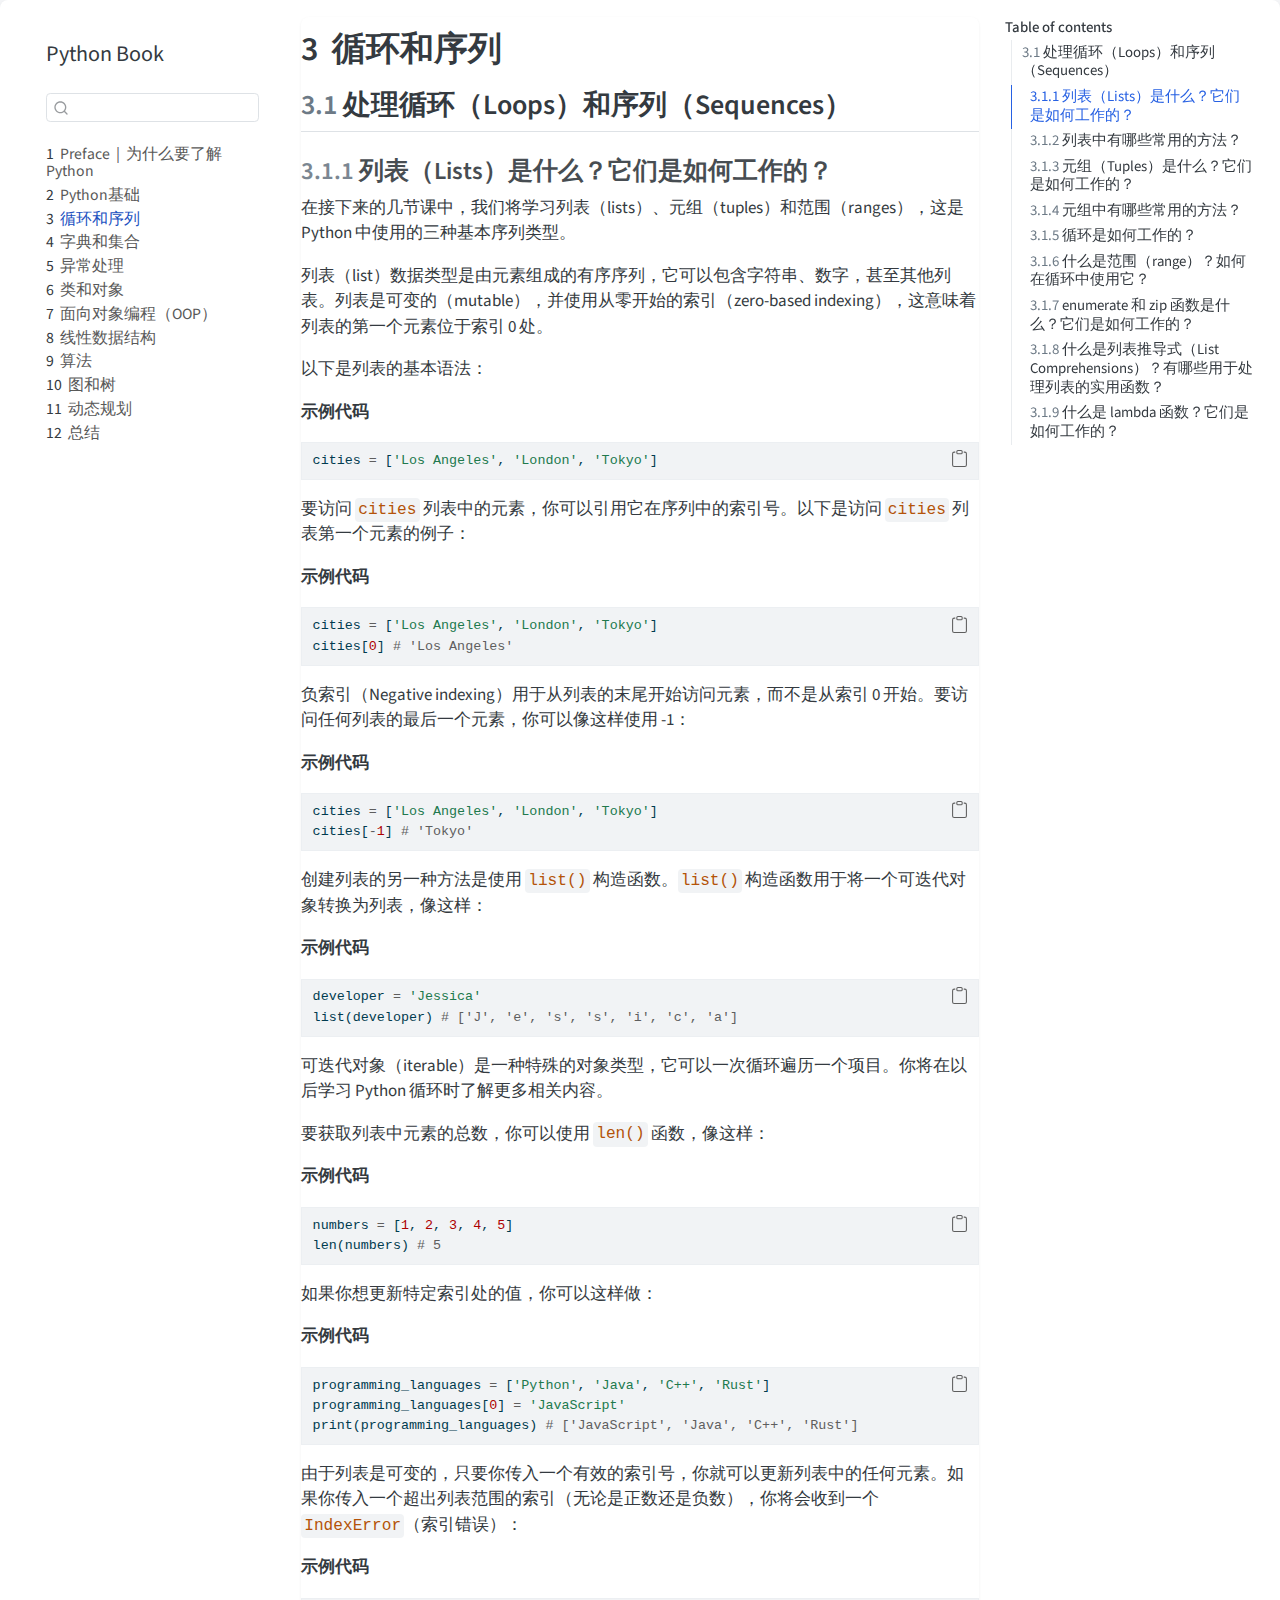
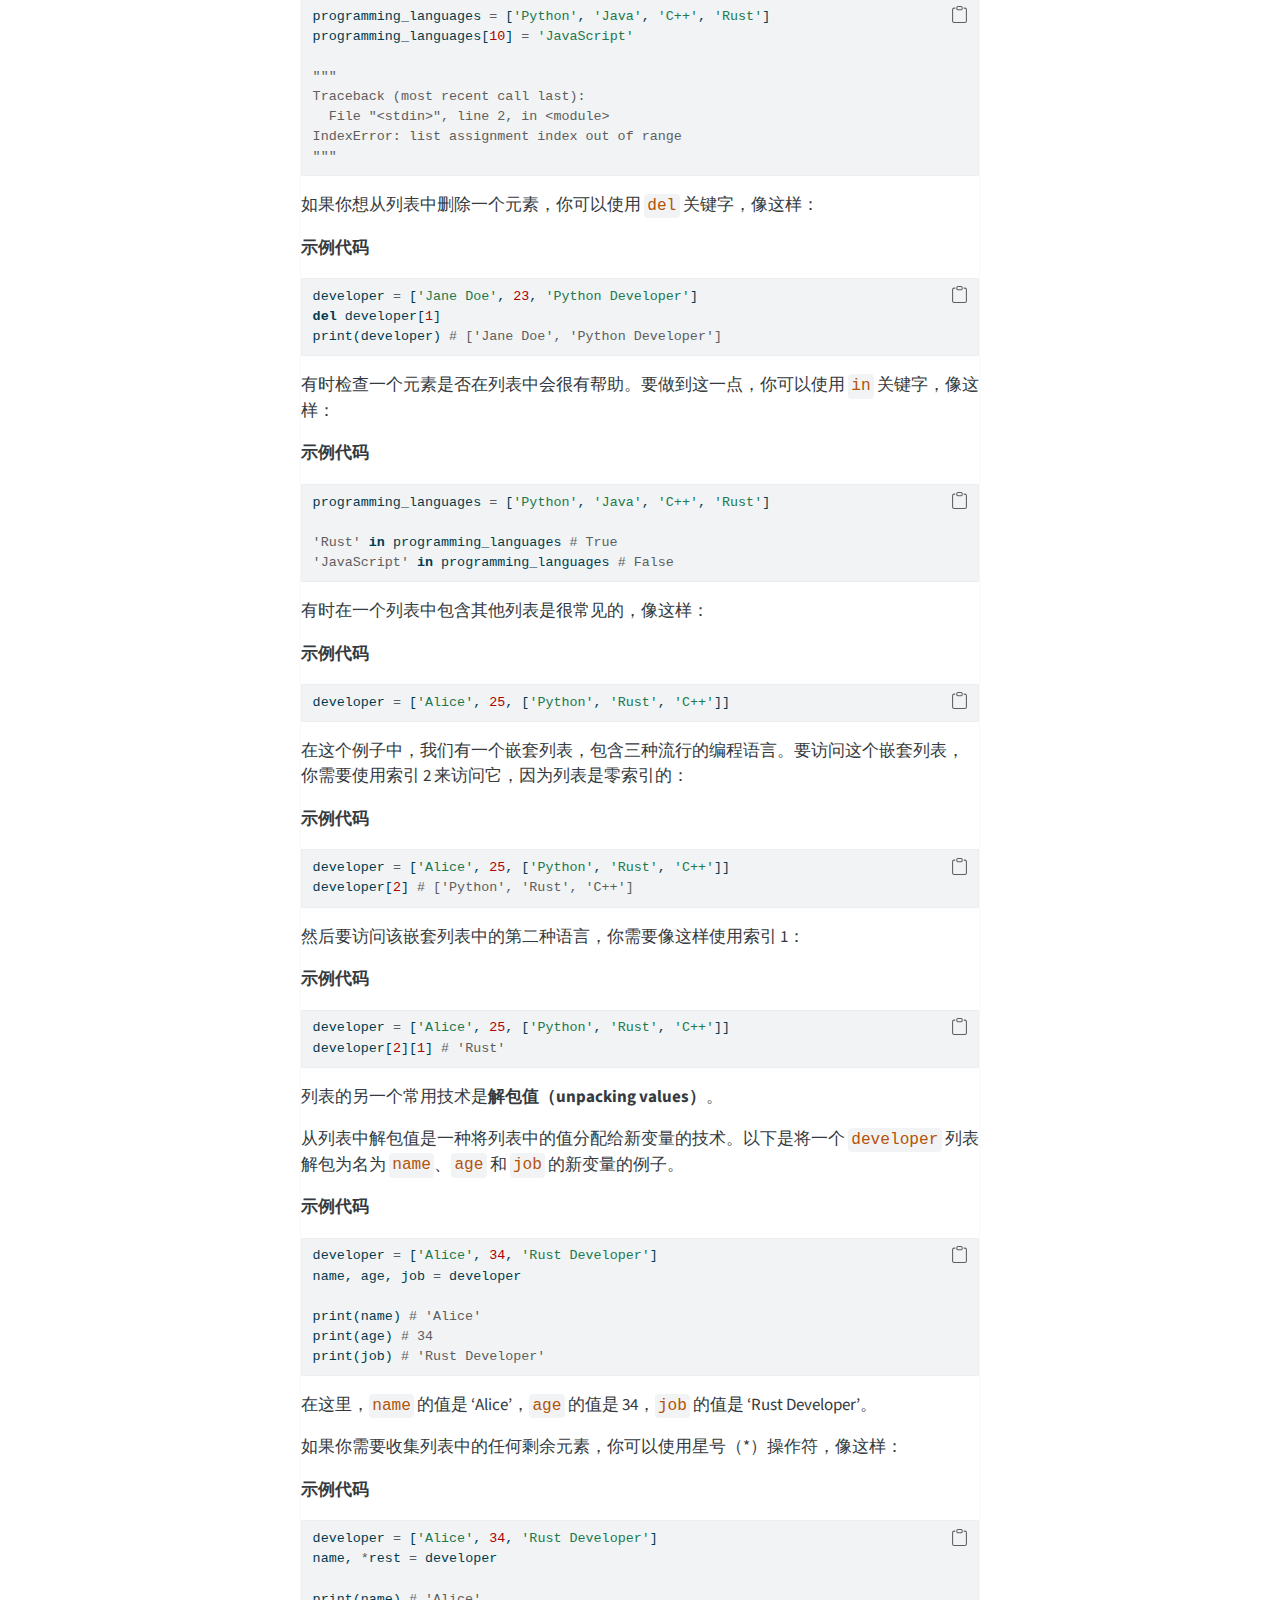
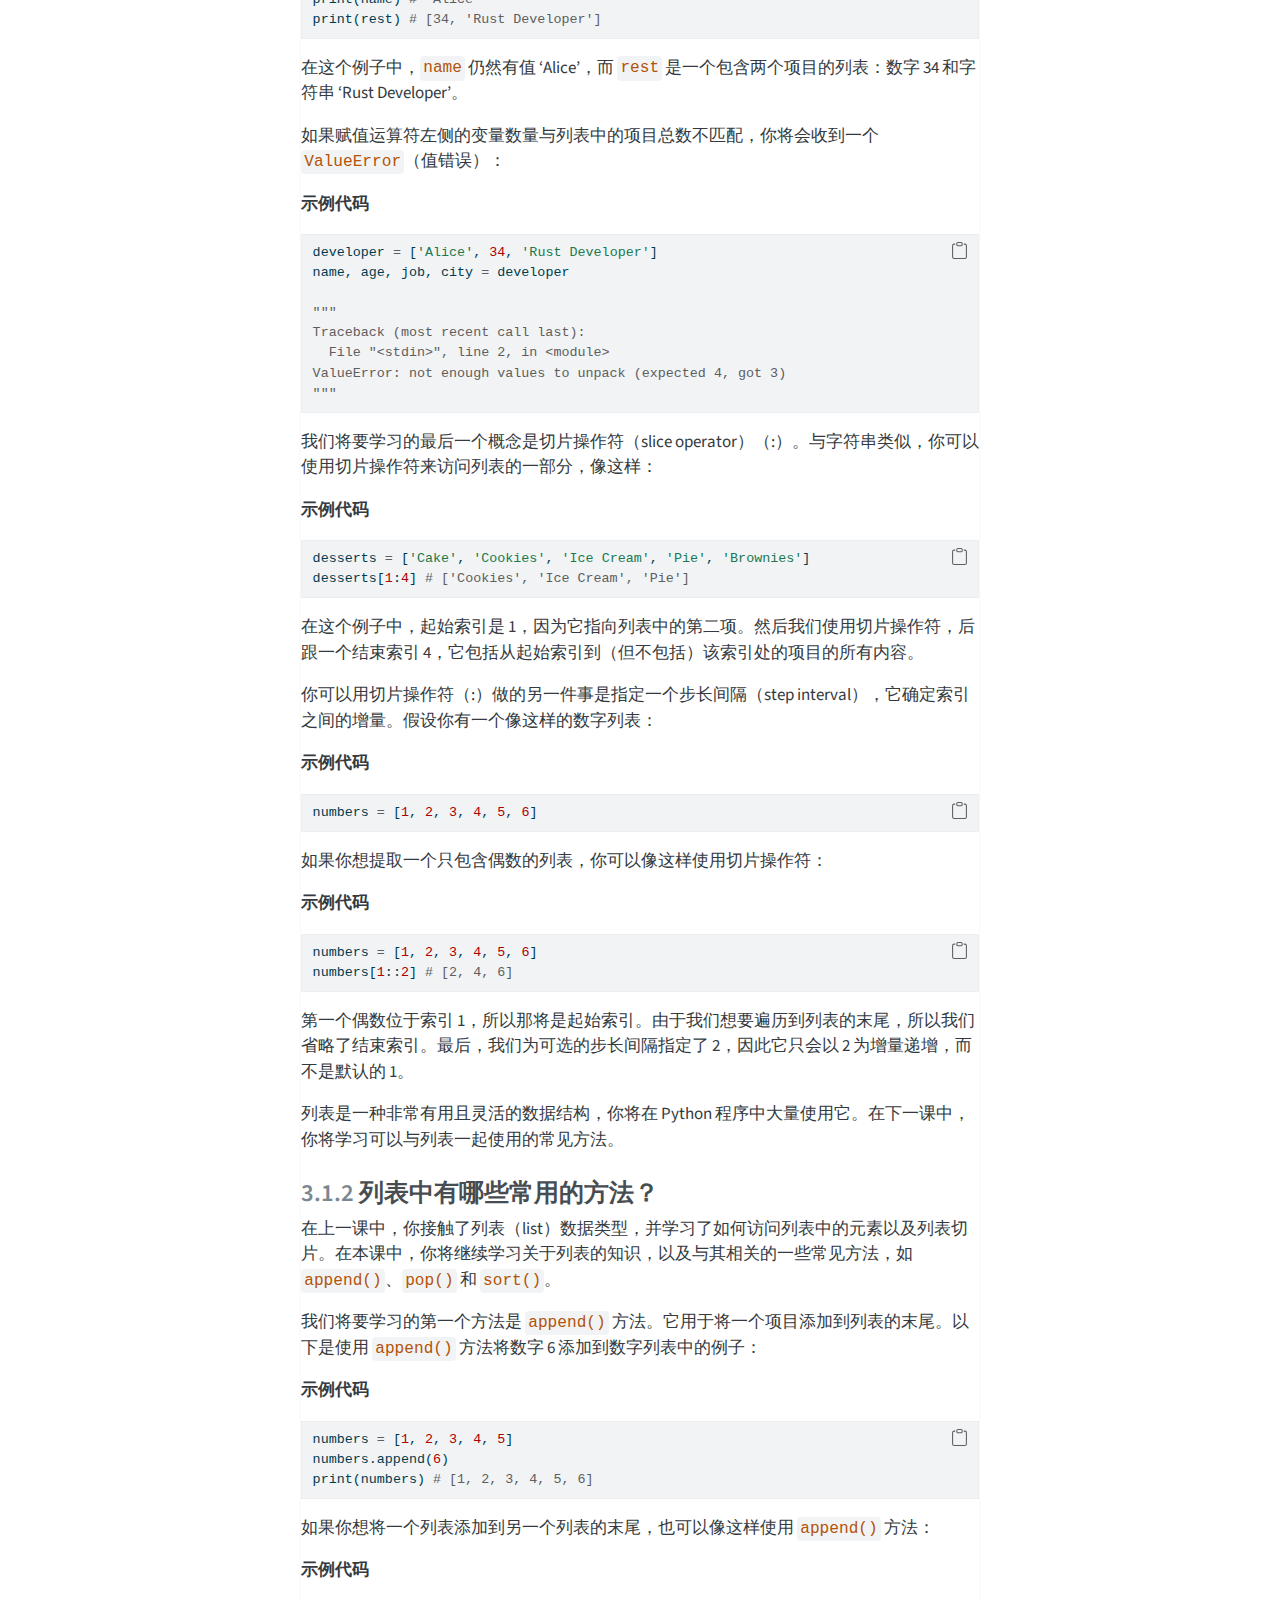
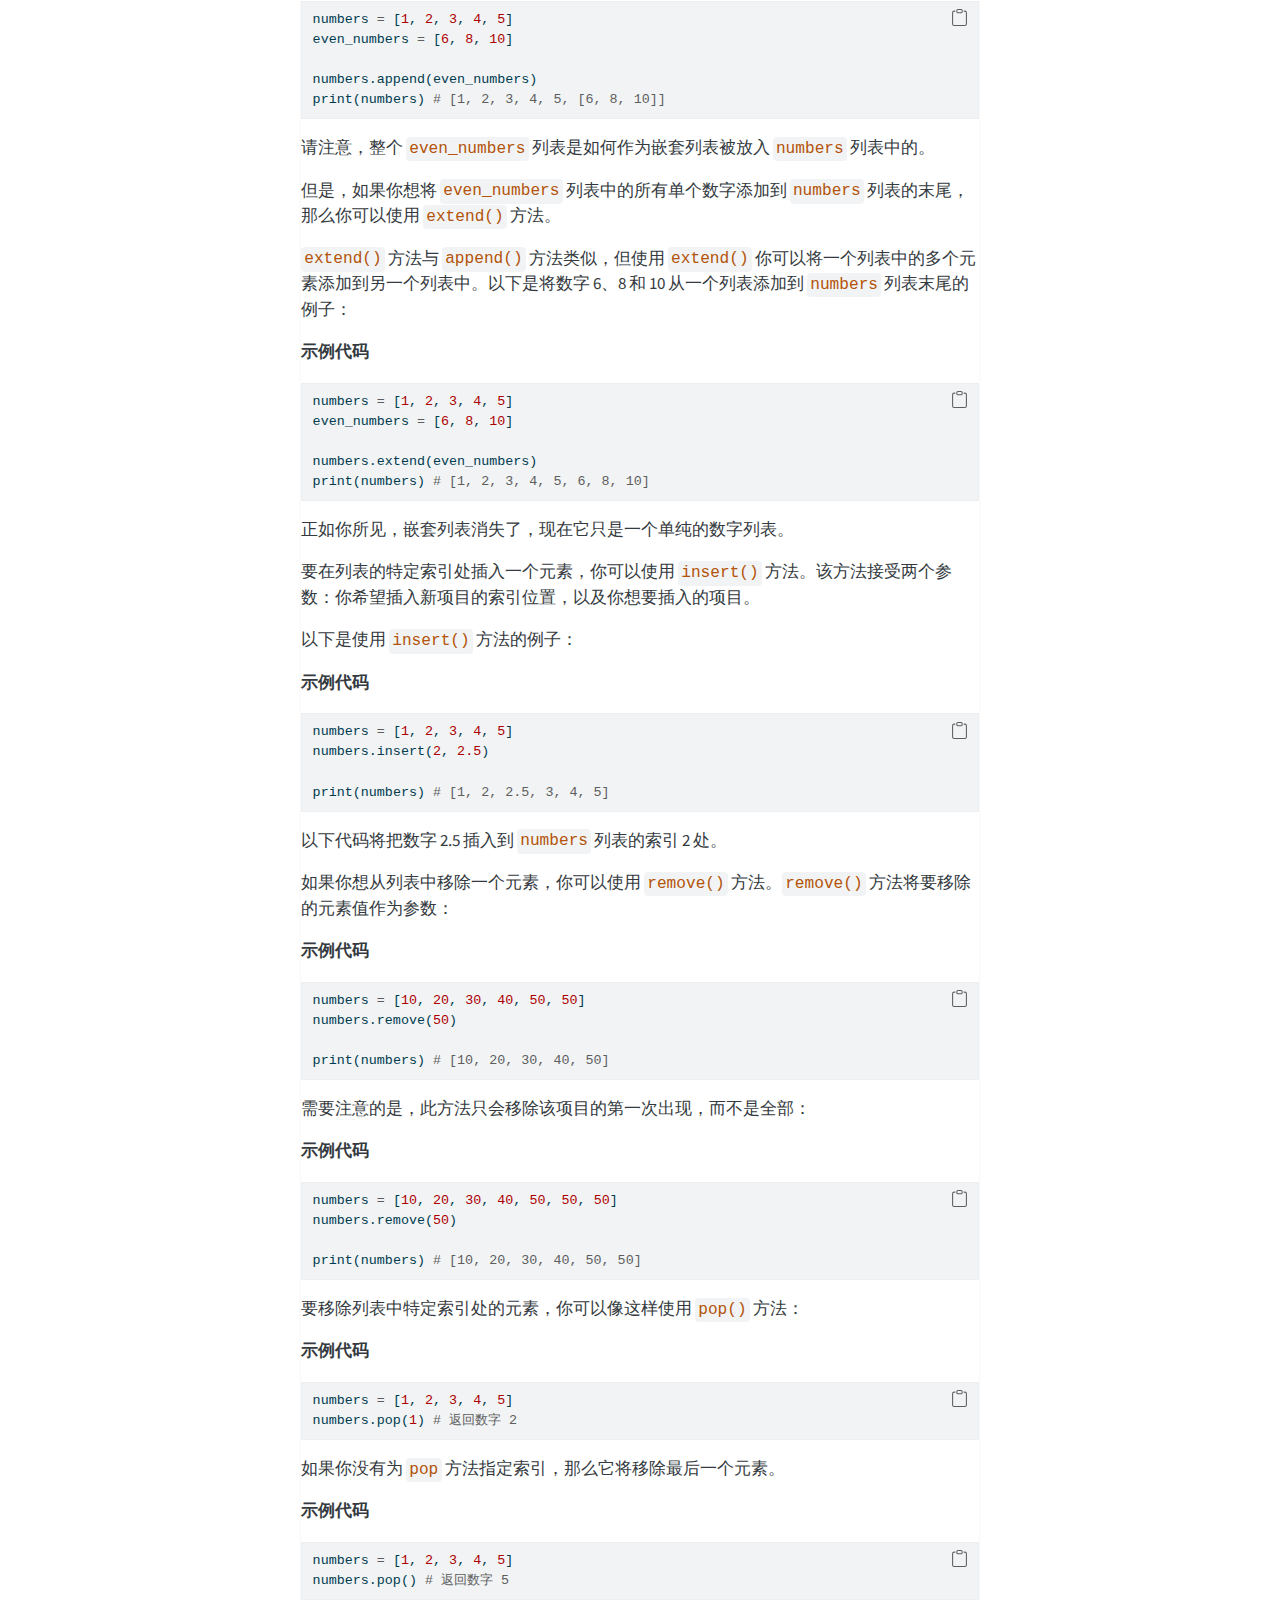
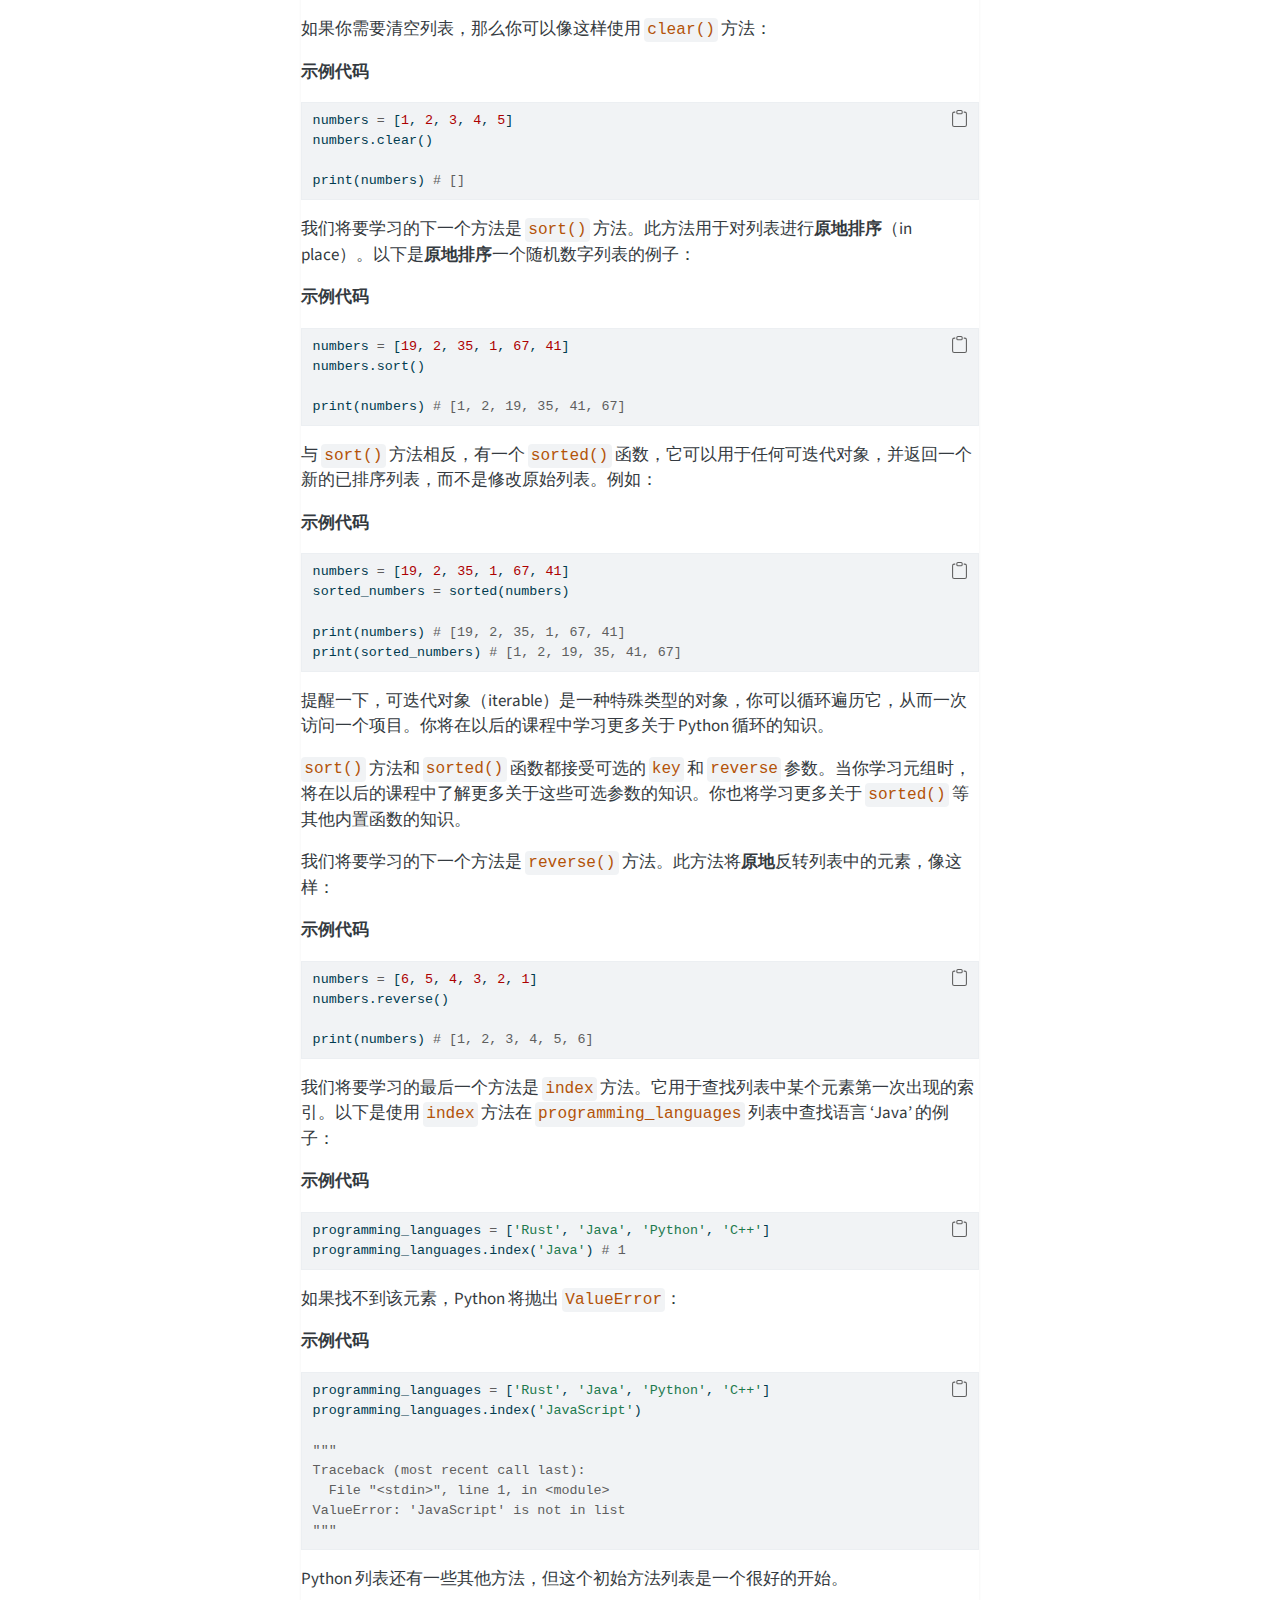
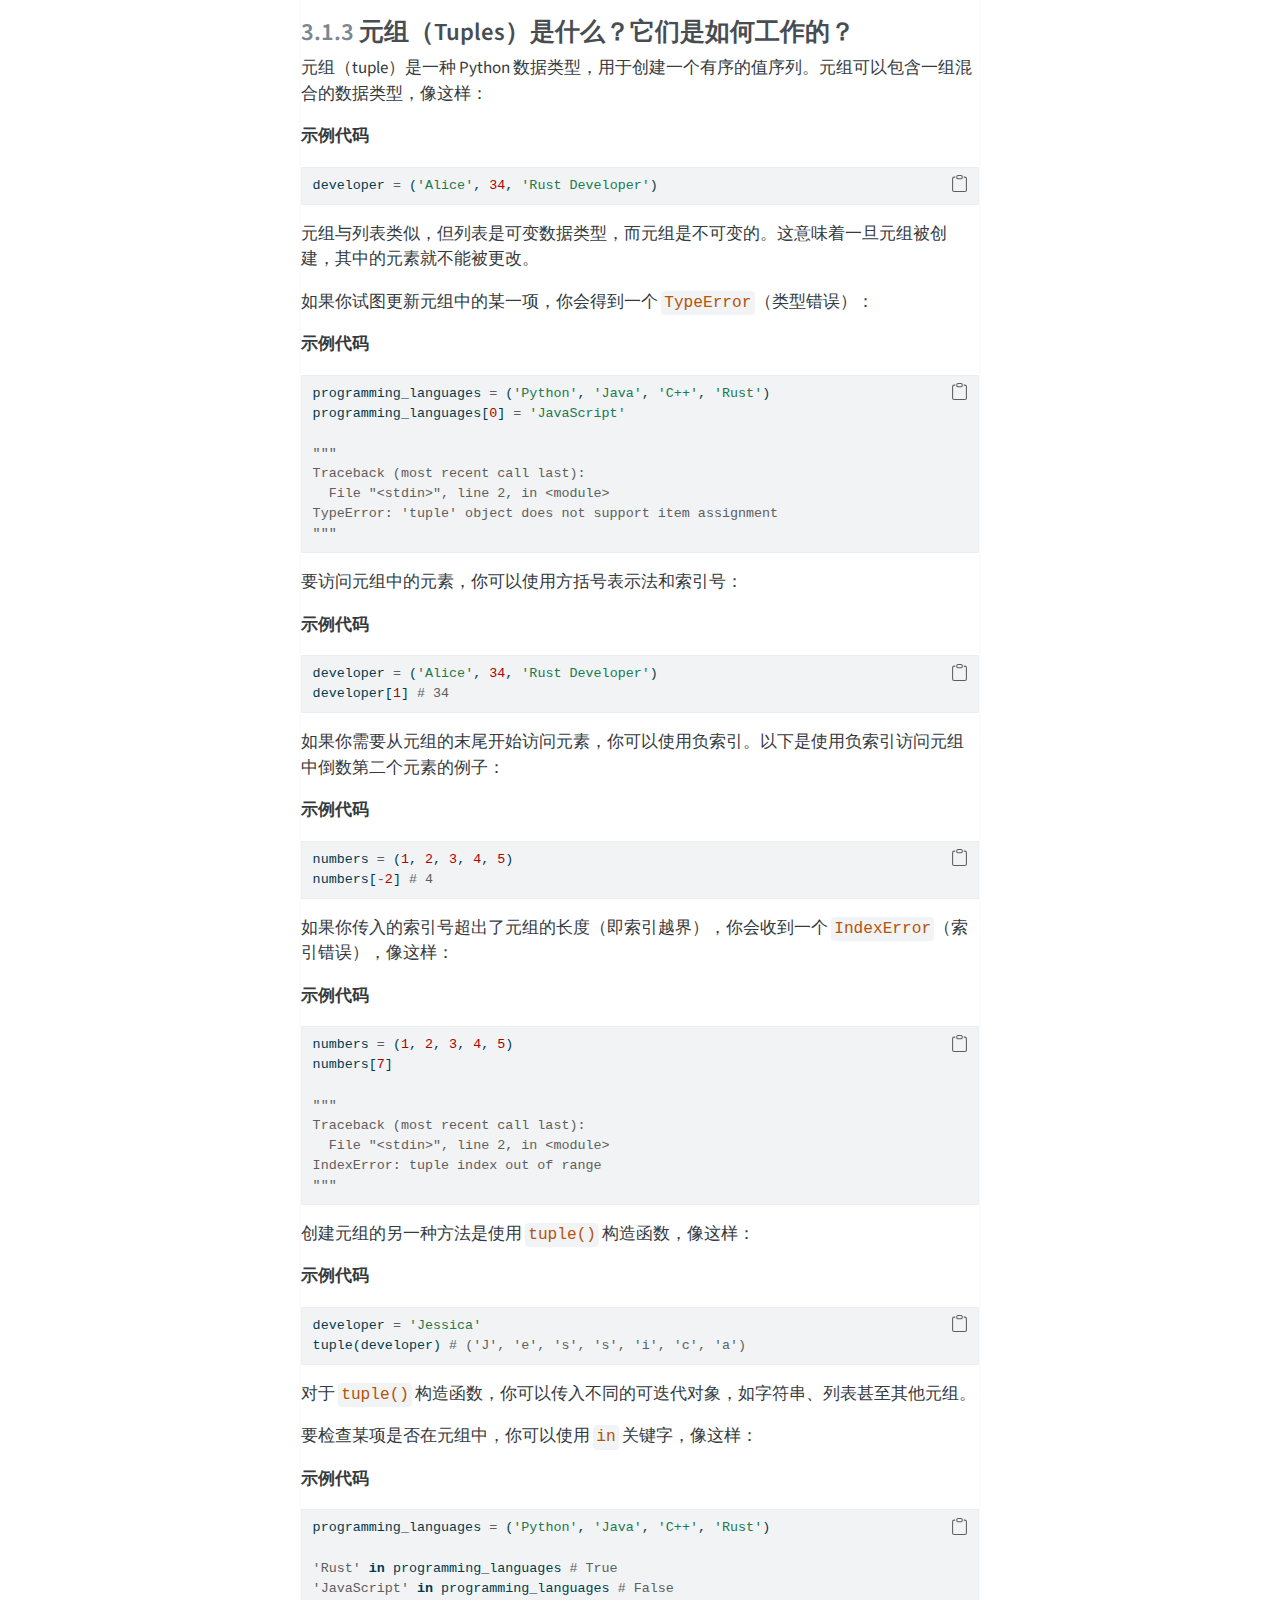
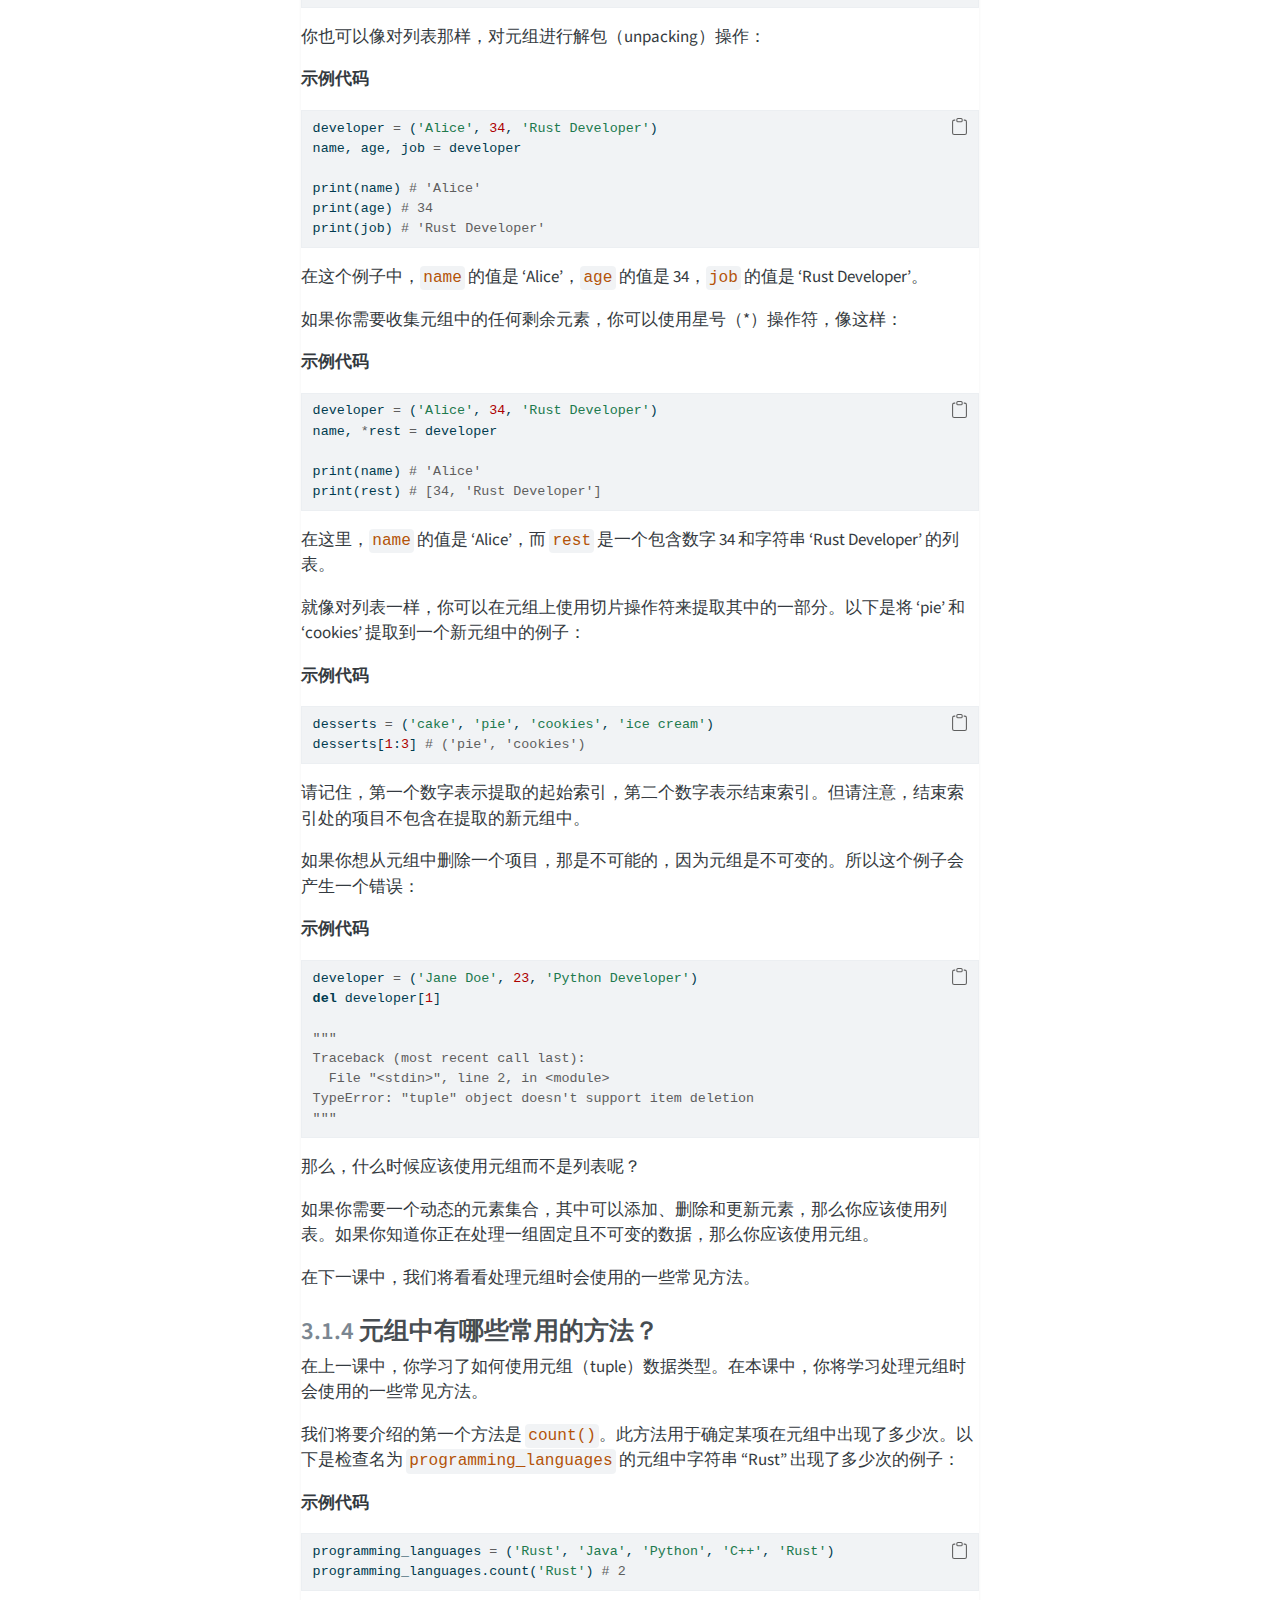
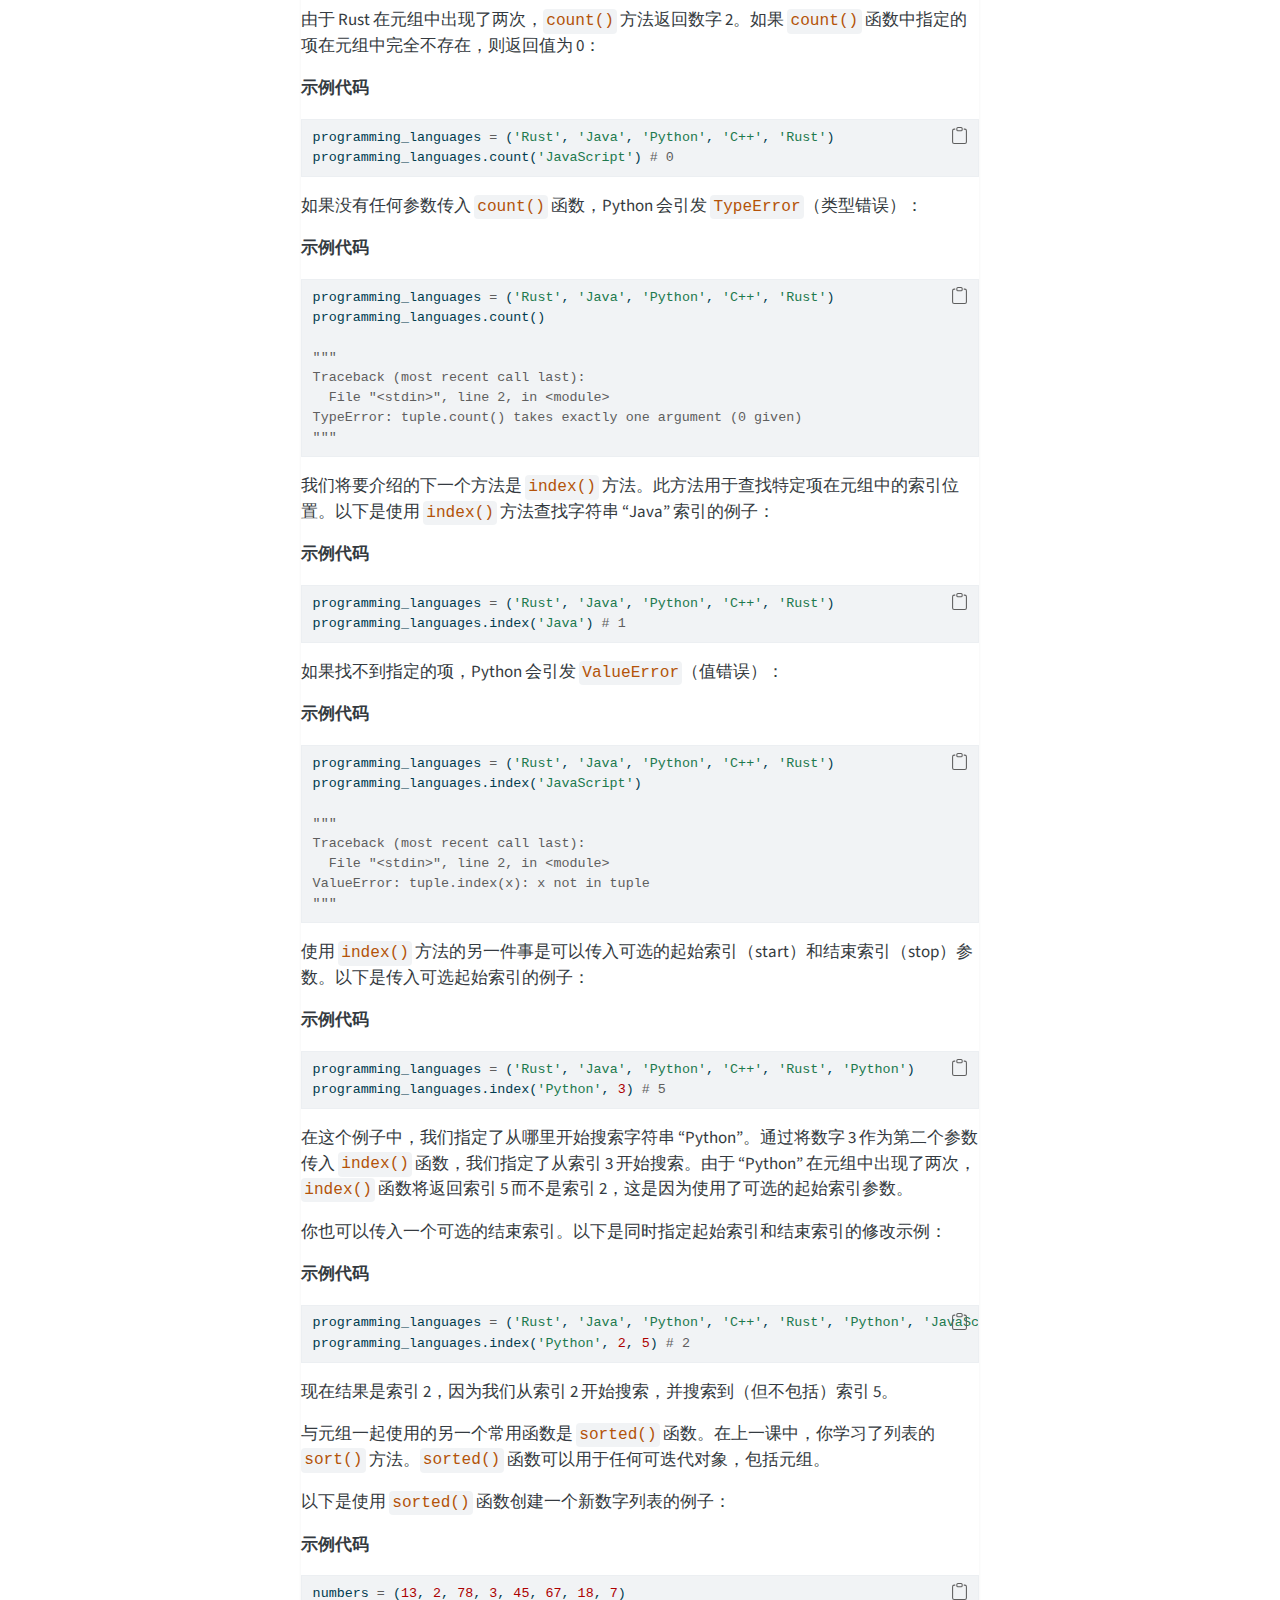
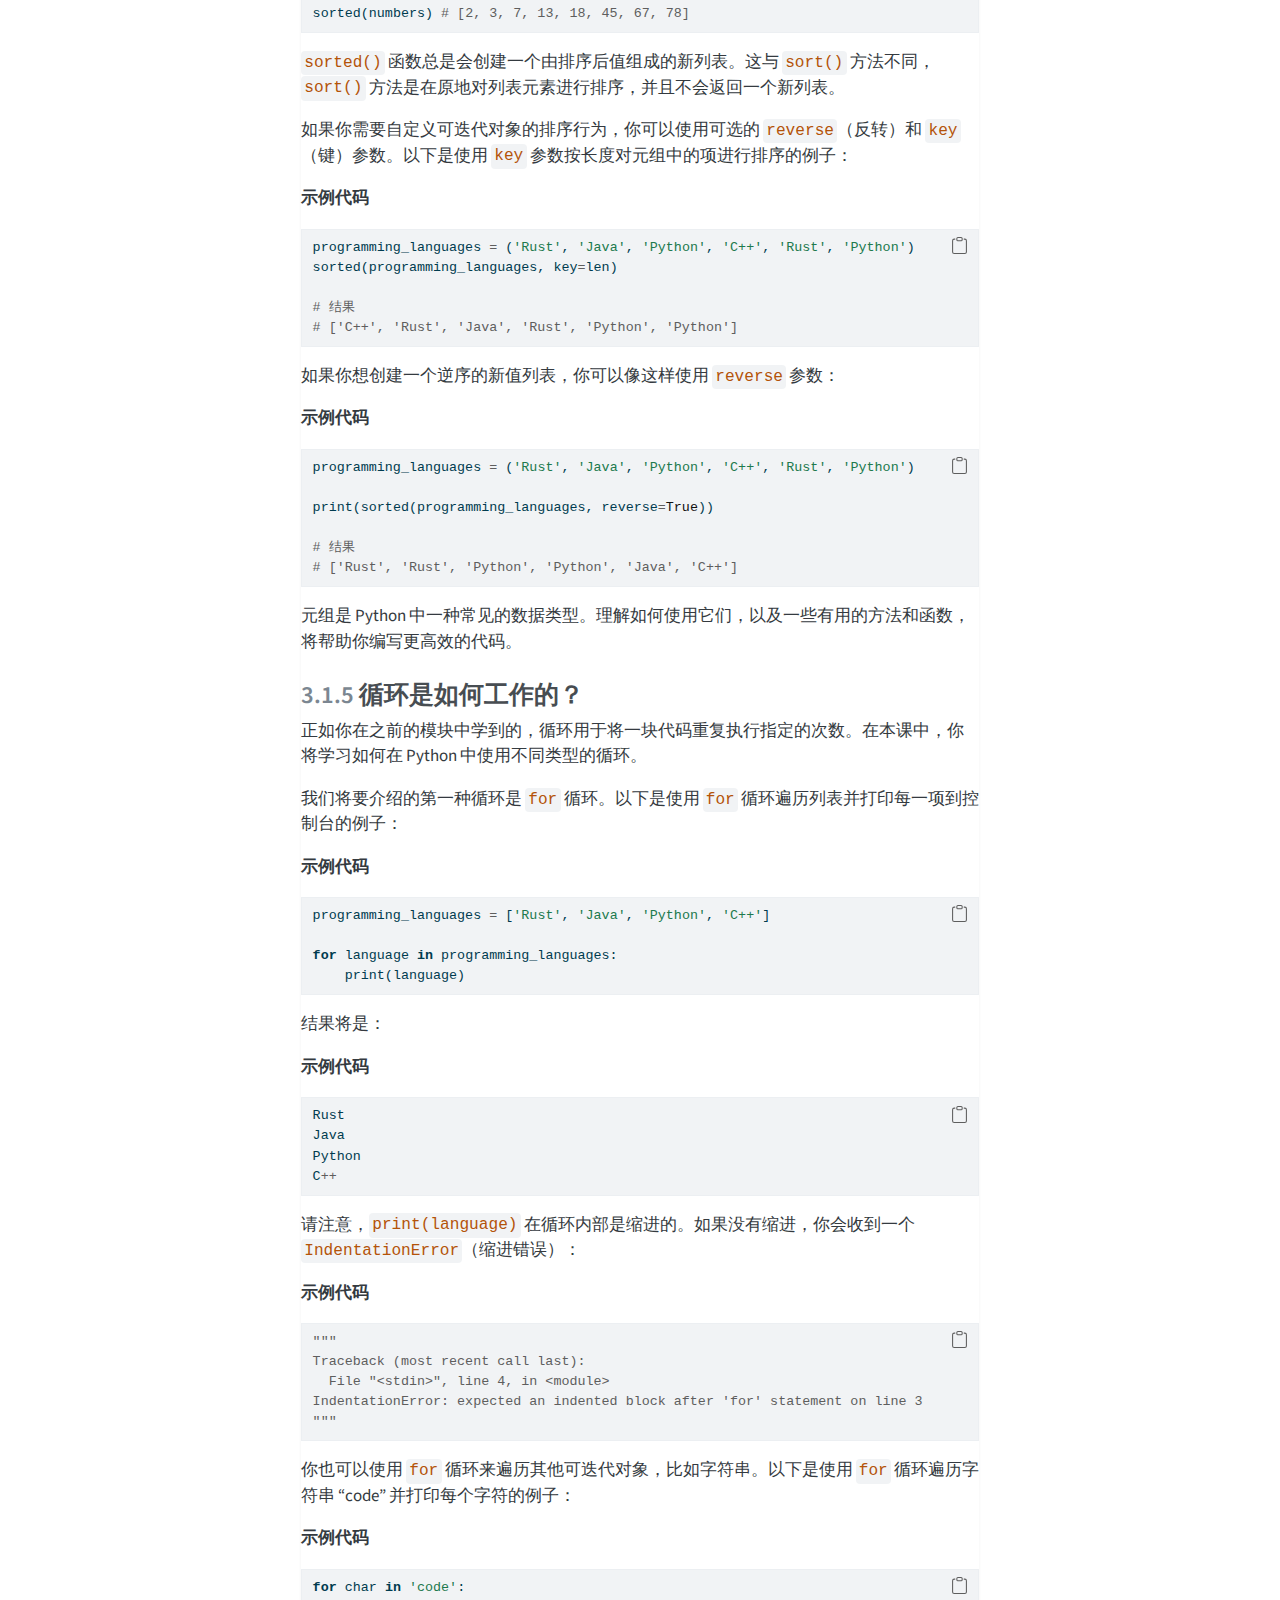
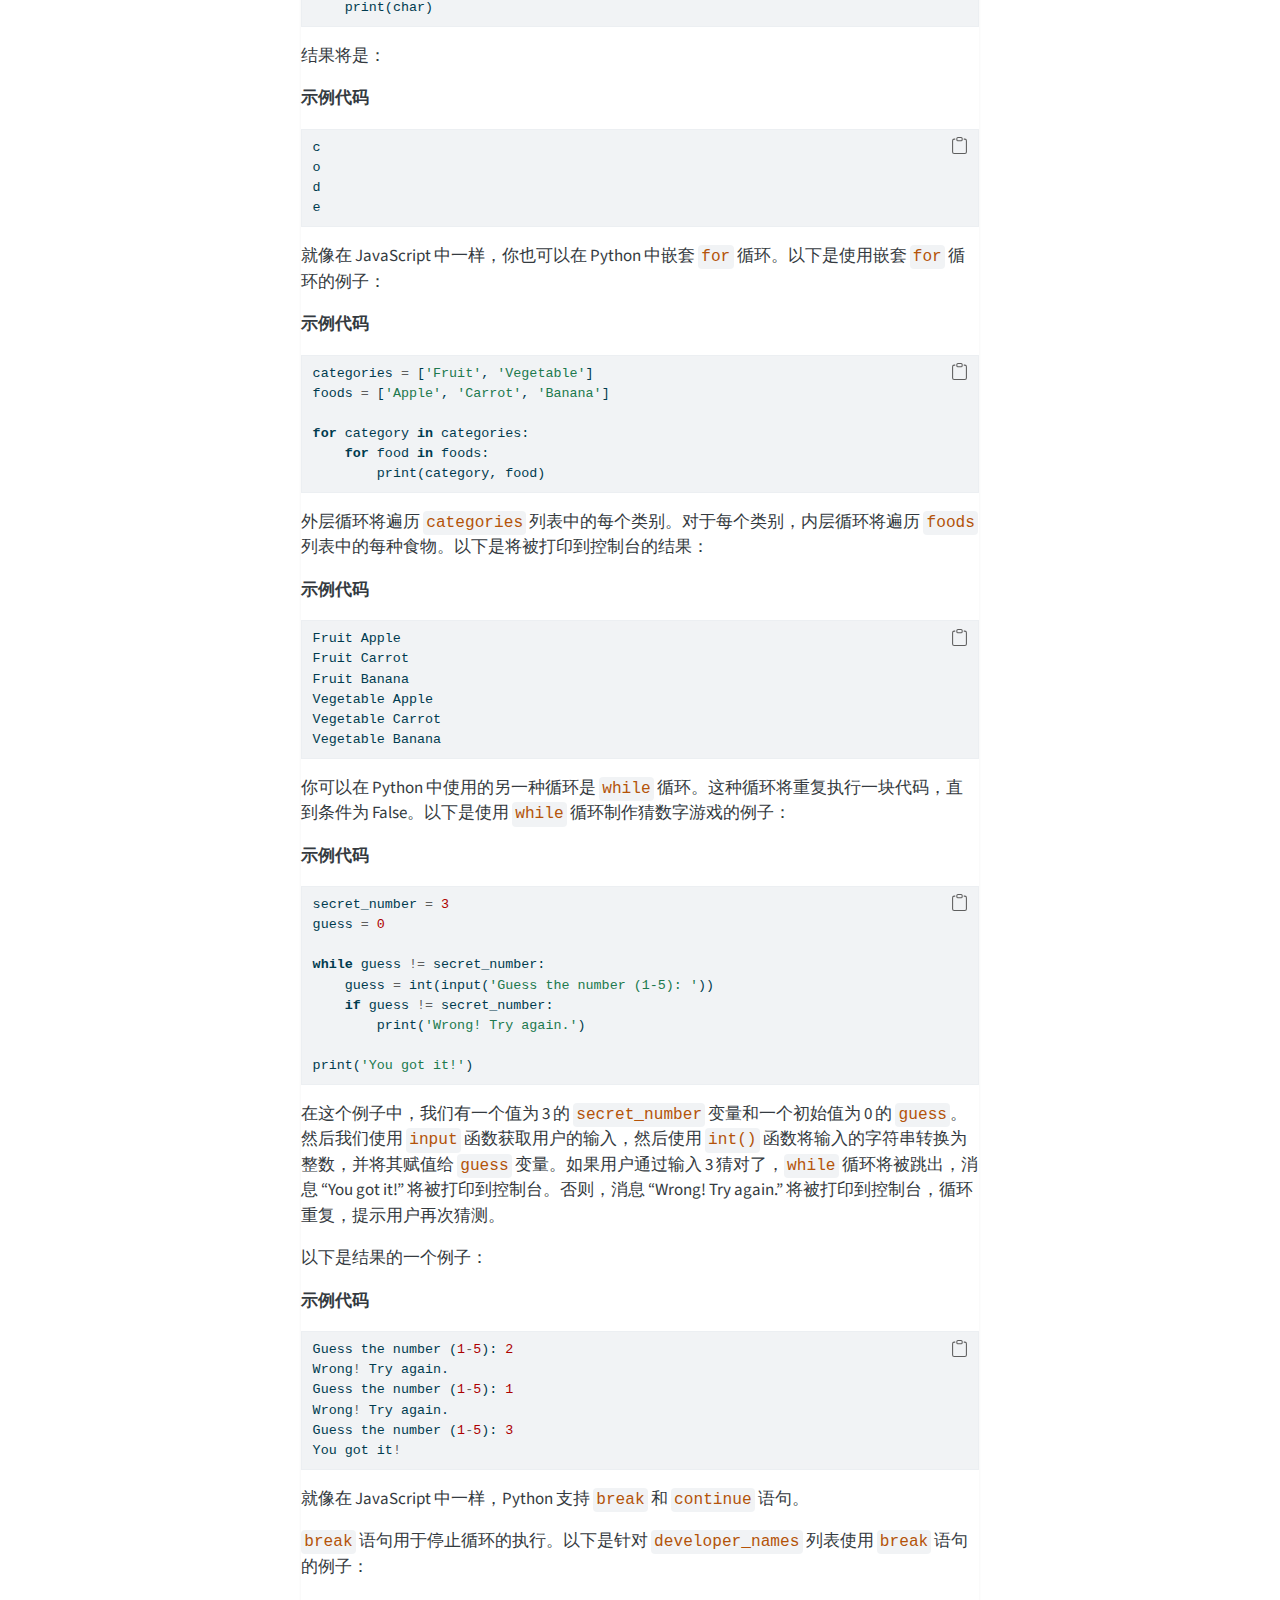
<file: cp_2.html>
<!DOCTYPE html>
<html xmlns="http://www.w3.org/1999/xhtml" lang="en" xml:lang="en"><head>

<meta charset="utf-8">
<meta name="generator" content="quarto-1.8.25">

<meta name="viewport" content="width=device-width, initial-scale=1.0, user-scalable=yes">


<title>3&nbsp; 循环和序列 – Python Book</title>
<style>
code{white-space: pre-wrap;}
span.smallcaps{font-variant: small-caps;}
div.columns{display: flex; gap: min(4vw, 1.5em);}
div.column{flex: auto; overflow-x: auto;}
div.hanging-indent{margin-left: 1.5em; text-indent: -1.5em;}
ul.task-list{list-style: none;}
ul.task-list li input[type="checkbox"] {
  width: 0.8em;
  margin: 0 0.8em 0.2em -1em; /* quarto-specific, see https://github.com/quarto-dev/quarto-cli/issues/4556 */ 
  vertical-align: middle;
}
/* CSS for syntax highlighting */
html { -webkit-text-size-adjust: 100%; }
pre > code.sourceCode { white-space: pre; position: relative; }
pre > code.sourceCode > span { display: inline-block; line-height: 1.25; }
pre > code.sourceCode > span:empty { height: 1.2em; }
.sourceCode { overflow: visible; }
code.sourceCode > span { color: inherit; text-decoration: inherit; }
div.sourceCode { margin: 1em 0; }
pre.sourceCode { margin: 0; }
@media screen {
div.sourceCode { overflow: auto; }
}
@media print {
pre > code.sourceCode { white-space: pre-wrap; }
pre > code.sourceCode > span { text-indent: -5em; padding-left: 5em; }
}
pre.numberSource code
  { counter-reset: source-line 0; }
pre.numberSource code > span
  { position: relative; left: -4em; counter-increment: source-line; }
pre.numberSource code > span > a:first-child::before
  { content: counter(source-line);
    position: relative; left: -1em; text-align: right; vertical-align: baseline;
    border: none; display: inline-block;
    -webkit-touch-callout: none; -webkit-user-select: none;
    -khtml-user-select: none; -moz-user-select: none;
    -ms-user-select: none; user-select: none;
    padding: 0 4px; width: 4em;
  }
pre.numberSource { margin-left: 3em;  padding-left: 4px; }
div.sourceCode
  {   }
@media screen {
pre > code.sourceCode > span > a:first-child::before { text-decoration: underline; }
}
</style>


<script src="site_libs/quarto-nav/quarto-nav.js"></script>
<script src="site_libs/quarto-nav/headroom.min.js"></script>
<script src="site_libs/clipboard/clipboard.min.js"></script>
<script src="site_libs/quarto-search/autocomplete.umd.js"></script>
<script src="site_libs/quarto-search/fuse.min.js"></script>
<script src="site_libs/quarto-search/quarto-search.js"></script>
<meta name="quarto:offset" content="./">
<link href="./cp_3.html" rel="next">
<link href="./cp_1.html" rel="prev">
<script src="site_libs/quarto-html/quarto.js" type="module"></script>
<script src="site_libs/quarto-html/tabsets/tabsets.js" type="module"></script>
<script src="site_libs/quarto-html/axe/axe-check.js" type="module"></script>
<script src="site_libs/quarto-html/popper.min.js"></script>
<script src="site_libs/quarto-html/tippy.umd.min.js"></script>
<script src="site_libs/quarto-html/anchor.min.js"></script>
<link href="site_libs/quarto-html/tippy.css" rel="stylesheet">
<link href="site_libs/quarto-html/quarto-syntax-highlighting-7b89279ff1a6dce999919e0e67d4d9ec.css" rel="stylesheet" id="quarto-text-highlighting-styles">
<script src="site_libs/bootstrap/bootstrap.min.js"></script>
<link href="site_libs/bootstrap/bootstrap-icons.css" rel="stylesheet">
<link href="site_libs/bootstrap/bootstrap-5ea8f22911a6df30576a2a25a24cdd7a.min.css" rel="stylesheet" append-hash="true" id="quarto-bootstrap" data-mode="light">
<script id="quarto-search-options" type="application/json">{
  "location": "sidebar",
  "copy-button": false,
  "collapse-after": 3,
  "panel-placement": "start",
  "type": "textbox",
  "limit": 50,
  "keyboard-shortcut": [
    "f",
    "/",
    "s"
  ],
  "show-item-context": false,
  "language": {
    "search-no-results-text": "No results",
    "search-matching-documents-text": "matching documents",
    "search-copy-link-title": "Copy link to search",
    "search-hide-matches-text": "Hide additional matches",
    "search-more-match-text": "more match in this document",
    "search-more-matches-text": "more matches in this document",
    "search-clear-button-title": "Clear",
    "search-text-placeholder": "",
    "search-detached-cancel-button-title": "Cancel",
    "search-submit-button-title": "Submit",
    "search-label": "Search"
  }
}</script>


<link rel="stylesheet" href="styles.css">
</head>

<body class="nav-sidebar floating quarto-light">

<div id="quarto-search-results"></div>
  <header id="quarto-header" class="headroom fixed-top">
  <nav class="quarto-secondary-nav">
    <div class="container-fluid d-flex">
      <button type="button" class="quarto-btn-toggle btn" data-bs-toggle="collapse" role="button" data-bs-target=".quarto-sidebar-collapse-item" aria-controls="quarto-sidebar" aria-expanded="false" aria-label="Toggle sidebar navigation" onclick="if (window.quartoToggleHeadroom) { window.quartoToggleHeadroom(); }">
        <i class="bi bi-layout-text-sidebar-reverse"></i>
      </button>
        <nav class="quarto-page-breadcrumbs" aria-label="breadcrumb"><ol class="breadcrumb"><li class="breadcrumb-item"><a href="./cp_2.html"><span class="chapter-number">3</span>&nbsp; <span class="chapter-title">循环和序列</span></a></li></ol></nav>
        <a class="flex-grow-1" role="navigation" data-bs-toggle="collapse" data-bs-target=".quarto-sidebar-collapse-item" aria-controls="quarto-sidebar" aria-expanded="false" aria-label="Toggle sidebar navigation" onclick="if (window.quartoToggleHeadroom) { window.quartoToggleHeadroom(); }">      
        </a>
      <button type="button" class="btn quarto-search-button" aria-label="Search" onclick="window.quartoOpenSearch();">
        <i class="bi bi-search"></i>
      </button>
    </div>
  </nav>
</header>
<!-- content -->
<div id="quarto-content" class="quarto-container page-columns page-rows-contents page-layout-article">
<!-- sidebar -->
  <nav id="quarto-sidebar" class="sidebar collapse collapse-horizontal quarto-sidebar-collapse-item sidebar-navigation floating overflow-auto">
    <div class="pt-lg-2 mt-2 text-left sidebar-header sidebar-header-stacked">
      <a href="./index.html" class="sidebar-logo-link">
      </a>
    <div class="sidebar-title mb-0 py-0">
      <a href="./">Python Book</a> 
    </div>
      </div>
        <div class="mt-2 flex-shrink-0 align-items-center">
        <div class="sidebar-search">
        <div id="quarto-search" class="" title="Search"></div>
        </div>
        </div>
    <div class="sidebar-menu-container"> 
    <ul class="list-unstyled mt-1">
        <li class="sidebar-item">
  <div class="sidebar-item-container"> 
  <a href="./index.html" class="sidebar-item-text sidebar-link">
 <span class="menu-text"><span class="chapter-number">1</span>&nbsp; <span class="chapter-title">Preface｜为什么要了解 Python</span></span></a>
  </div>
</li>
        <li class="sidebar-item">
  <div class="sidebar-item-container"> 
  <a href="./cp_1.html" class="sidebar-item-text sidebar-link">
 <span class="menu-text"><span class="chapter-number">2</span>&nbsp; <span class="chapter-title">Python基础</span></span></a>
  </div>
</li>
        <li class="sidebar-item">
  <div class="sidebar-item-container"> 
  <a href="./cp_2.html" class="sidebar-item-text sidebar-link active">
 <span class="menu-text"><span class="chapter-number">3</span>&nbsp; <span class="chapter-title">循环和序列</span></span></a>
  </div>
</li>
        <li class="sidebar-item">
  <div class="sidebar-item-container"> 
  <a href="./cp_3.html" class="sidebar-item-text sidebar-link">
 <span class="menu-text"><span class="chapter-number">4</span>&nbsp; <span class="chapter-title">字典和集合</span></span></a>
  </div>
</li>
        <li class="sidebar-item">
  <div class="sidebar-item-container"> 
  <a href="./cp_4.html" class="sidebar-item-text sidebar-link">
 <span class="menu-text"><span class="chapter-number">5</span>&nbsp; <span class="chapter-title">异常处理</span></span></a>
  </div>
</li>
        <li class="sidebar-item">
  <div class="sidebar-item-container"> 
  <a href="./cp_5.html" class="sidebar-item-text sidebar-link">
 <span class="menu-text"><span class="chapter-number">6</span>&nbsp; <span class="chapter-title">类和对象</span></span></a>
  </div>
</li>
        <li class="sidebar-item">
  <div class="sidebar-item-container"> 
  <a href="./cp_6.html" class="sidebar-item-text sidebar-link">
 <span class="menu-text"><span class="chapter-number">7</span>&nbsp; <span class="chapter-title">面向对象编程（OOP）</span></span></a>
  </div>
</li>
        <li class="sidebar-item">
  <div class="sidebar-item-container"> 
  <a href="./cp_7.html" class="sidebar-item-text sidebar-link">
 <span class="menu-text"><span class="chapter-number">8</span>&nbsp; <span class="chapter-title">线性数据结构</span></span></a>
  </div>
</li>
        <li class="sidebar-item">
  <div class="sidebar-item-container"> 
  <a href="./cp_8.html" class="sidebar-item-text sidebar-link">
 <span class="menu-text"><span class="chapter-number">9</span>&nbsp; <span class="chapter-title">算法</span></span></a>
  </div>
</li>
        <li class="sidebar-item">
  <div class="sidebar-item-container"> 
  <a href="./cp_9.html" class="sidebar-item-text sidebar-link">
 <span class="menu-text"><span class="chapter-number">10</span>&nbsp; <span class="chapter-title">图和树</span></span></a>
  </div>
</li>
        <li class="sidebar-item">
  <div class="sidebar-item-container"> 
  <a href="./cp_10.html" class="sidebar-item-text sidebar-link">
 <span class="menu-text"><span class="chapter-number">11</span>&nbsp; <span class="chapter-title">动态规划</span></span></a>
  </div>
</li>
        <li class="sidebar-item">
  <div class="sidebar-item-container"> 
  <a href="./summary.html" class="sidebar-item-text sidebar-link">
 <span class="menu-text"><span class="chapter-number">12</span>&nbsp; <span class="chapter-title">总结</span></span></a>
  </div>
</li>
    </ul>
    </div>
</nav>
<div id="quarto-sidebar-glass" class="quarto-sidebar-collapse-item" data-bs-toggle="collapse" data-bs-target=".quarto-sidebar-collapse-item"></div>
<!-- margin-sidebar -->
    <div id="quarto-margin-sidebar" class="sidebar margin-sidebar">
        <nav id="TOC" role="doc-toc" class="toc-active" data-toc-expanded="2">
    <h2 id="toc-title">Table of contents</h2>
   
  <ul>
  <li><a href="#处理循环loops和序列sequences" id="toc-处理循环loops和序列sequences" class="nav-link active" data-scroll-target="#处理循环loops和序列sequences"><span class="header-section-number">3.1</span> 处理循环（Loops）和序列（Sequences）</a>
  <ul class="collapse">
  <li><a href="#列表lists是什么它们是如何工作的" id="toc-列表lists是什么它们是如何工作的" class="nav-link" data-scroll-target="#列表lists是什么它们是如何工作的"><span class="header-section-number">3.1.1</span> 列表（Lists）是什么？它们是如何工作的？</a></li>
  <li><a href="#列表中有哪些常用的方法" id="toc-列表中有哪些常用的方法" class="nav-link" data-scroll-target="#列表中有哪些常用的方法"><span class="header-section-number">3.1.2</span> 列表中有哪些常用的方法？</a></li>
  <li><a href="#元组tuples是什么它们是如何工作的" id="toc-元组tuples是什么它们是如何工作的" class="nav-link" data-scroll-target="#元组tuples是什么它们是如何工作的"><span class="header-section-number">3.1.3</span> 元组（Tuples）是什么？它们是如何工作的？</a></li>
  <li><a href="#元组中有哪些常用的方法" id="toc-元组中有哪些常用的方法" class="nav-link" data-scroll-target="#元组中有哪些常用的方法"><span class="header-section-number">3.1.4</span> 元组中有哪些常用的方法？</a></li>
  <li><a href="#循环是如何工作的" id="toc-循环是如何工作的" class="nav-link" data-scroll-target="#循环是如何工作的"><span class="header-section-number">3.1.5</span> 循环是如何工作的？</a></li>
  <li><a href="#什么是范围range如何在循环中使用它" id="toc-什么是范围range如何在循环中使用它" class="nav-link" data-scroll-target="#什么是范围range如何在循环中使用它"><span class="header-section-number">3.1.6</span> 什么是范围（range）？如何在循环中使用它？</a></li>
  <li><a href="#enumerate-和-zip-函数是什么它们是如何工作的" id="toc-enumerate-和-zip-函数是什么它们是如何工作的" class="nav-link" data-scroll-target="#enumerate-和-zip-函数是什么它们是如何工作的"><span class="header-section-number">3.1.7</span> enumerate 和 zip 函数是什么？它们是如何工作的？</a></li>
  <li><a href="#什么是列表推导式list-comprehensions有哪些用于处理列表的实用函数" id="toc-什么是列表推导式list-comprehensions有哪些用于处理列表的实用函数" class="nav-link" data-scroll-target="#什么是列表推导式list-comprehensions有哪些用于处理列表的实用函数"><span class="header-section-number">3.1.8</span> 什么是列表推导式（List Comprehensions）？有哪些用于处理列表的实用函数？</a></li>
  <li><a href="#什么是-lambda-函数它们是如何工作的" id="toc-什么是-lambda-函数它们是如何工作的" class="nav-link" data-scroll-target="#什么是-lambda-函数它们是如何工作的"><span class="header-section-number">3.1.9</span> 什么是 lambda 函数？它们是如何工作的？</a></li>
  </ul></li>
  </ul>
</nav>
    </div>
<!-- main -->
<main class="content" id="quarto-document-content">

<header id="title-block-header" class="quarto-title-block default">
<div class="quarto-title">
<h1 class="title"><span class="chapter-number">3</span>&nbsp; <span class="chapter-title">循环和序列</span></h1>
</div>



<div class="quarto-title-meta">

    
  
    
  </div>
  


</header>


<section id="处理循环loops和序列sequences" class="level2" data-number="3.1">
<h2 data-number="3.1" class="anchored" data-anchor-id="处理循环loops和序列sequences"><span class="header-section-number">3.1</span> 处理循环（Loops）和序列（Sequences）</h2>
<section id="列表lists是什么它们是如何工作的" class="level3" data-number="3.1.1">
<h3 data-number="3.1.1" class="anchored" data-anchor-id="列表lists是什么它们是如何工作的"><span class="header-section-number">3.1.1</span> 列表（Lists）是什么？它们是如何工作的？</h3>
<p>在接下来的几节课中，我们将学习列表（lists）、元组（tuples）和范围（ranges），这是 Python 中使用的三种基本序列类型。</p>
<p>列表（list）数据类型是由元素组成的有序序列，它可以包含字符串、数字，甚至其他列表。列表是可变的（mutable），并使用从零开始的索引（zero-based indexing），这意味着列表的第一个元素位于索引 0 处。</p>
<p>以下是列表的基本语法：</p>
<p><strong>示例代码</strong></p>
<div class="code-copy-outer-scaffold"><div class="sourceCode" id="cb1"><pre class="sourceCode python code-with-copy"><code class="sourceCode python"><span id="cb1-1"><a href="#cb1-1" aria-hidden="true" tabindex="-1"></a>cities <span class="op">=</span> [<span class="st">'Los Angeles'</span>, <span class="st">'London'</span>, <span class="st">'Tokyo'</span>]</span></code></pre></div><button title="Copy to Clipboard" class="code-copy-button"><i class="bi"></i></button></div>
<p>要访问 <code>cities</code> 列表中的元素，你可以引用它在序列中的索引号。以下是访问 <code>cities</code> 列表第一个元素的例子：</p>
<p><strong>示例代码</strong></p>
<div class="code-copy-outer-scaffold"><div class="sourceCode" id="cb2"><pre class="sourceCode python code-with-copy"><code class="sourceCode python"><span id="cb2-1"><a href="#cb2-1" aria-hidden="true" tabindex="-1"></a>cities <span class="op">=</span> [<span class="st">'Los Angeles'</span>, <span class="st">'London'</span>, <span class="st">'Tokyo'</span>]</span>
<span id="cb2-2"><a href="#cb2-2" aria-hidden="true" tabindex="-1"></a>cities[<span class="dv">0</span>] <span class="co"># 'Los Angeles'</span></span></code></pre></div><button title="Copy to Clipboard" class="code-copy-button"><i class="bi"></i></button></div>
<p>负索引（Negative indexing）用于从列表的末尾开始访问元素，而不是从索引 0 开始。要访问任何列表的最后一个元素，你可以像这样使用 -1：</p>
<p><strong>示例代码</strong></p>
<div class="code-copy-outer-scaffold"><div class="sourceCode" id="cb3"><pre class="sourceCode python code-with-copy"><code class="sourceCode python"><span id="cb3-1"><a href="#cb3-1" aria-hidden="true" tabindex="-1"></a>cities <span class="op">=</span> [<span class="st">'Los Angeles'</span>, <span class="st">'London'</span>, <span class="st">'Tokyo'</span>]</span>
<span id="cb3-2"><a href="#cb3-2" aria-hidden="true" tabindex="-1"></a>cities[<span class="op">-</span><span class="dv">1</span>] <span class="co"># 'Tokyo'</span></span></code></pre></div><button title="Copy to Clipboard" class="code-copy-button"><i class="bi"></i></button></div>
<p>创建列表的另一种方法是使用 <code>list()</code> 构造函数。<code>list()</code> 构造函数用于将一个可迭代对象转换为列表，像这样：</p>
<p><strong>示例代码</strong></p>
<div class="code-copy-outer-scaffold"><div class="sourceCode" id="cb4"><pre class="sourceCode python code-with-copy"><code class="sourceCode python"><span id="cb4-1"><a href="#cb4-1" aria-hidden="true" tabindex="-1"></a>developer <span class="op">=</span> <span class="st">'Jessica'</span></span>
<span id="cb4-2"><a href="#cb4-2" aria-hidden="true" tabindex="-1"></a><span class="bu">list</span>(developer) <span class="co"># ['J', 'e', 's', 's', 'i', 'c', 'a']</span></span></code></pre></div><button title="Copy to Clipboard" class="code-copy-button"><i class="bi"></i></button></div>
<p>可迭代对象（iterable）是一种特殊的对象类型，它可以一次循环遍历一个项目。你将在以后学习 Python 循环时了解更多相关内容。</p>
<p>要获取列表中元素的总数，你可以使用 <code>len()</code> 函数，像这样：</p>
<p><strong>示例代码</strong></p>
<div class="code-copy-outer-scaffold"><div class="sourceCode" id="cb5"><pre class="sourceCode python code-with-copy"><code class="sourceCode python"><span id="cb5-1"><a href="#cb5-1" aria-hidden="true" tabindex="-1"></a>numbers <span class="op">=</span> [<span class="dv">1</span>, <span class="dv">2</span>, <span class="dv">3</span>, <span class="dv">4</span>, <span class="dv">5</span>]</span>
<span id="cb5-2"><a href="#cb5-2" aria-hidden="true" tabindex="-1"></a><span class="bu">len</span>(numbers) <span class="co"># 5</span></span></code></pre></div><button title="Copy to Clipboard" class="code-copy-button"><i class="bi"></i></button></div>
<p>如果你想更新特定索引处的值，你可以这样做：</p>
<p><strong>示例代码</strong></p>
<div class="code-copy-outer-scaffold"><div class="sourceCode" id="cb6"><pre class="sourceCode python code-with-copy"><code class="sourceCode python"><span id="cb6-1"><a href="#cb6-1" aria-hidden="true" tabindex="-1"></a>programming_languages <span class="op">=</span> [<span class="st">'Python'</span>, <span class="st">'Java'</span>, <span class="st">'C++'</span>, <span class="st">'Rust'</span>]</span>
<span id="cb6-2"><a href="#cb6-2" aria-hidden="true" tabindex="-1"></a>programming_languages[<span class="dv">0</span>] <span class="op">=</span> <span class="st">'JavaScript'</span></span>
<span id="cb6-3"><a href="#cb6-3" aria-hidden="true" tabindex="-1"></a><span class="bu">print</span>(programming_languages) <span class="co"># ['JavaScript', 'Java', 'C++', 'Rust']</span></span></code></pre></div><button title="Copy to Clipboard" class="code-copy-button"><i class="bi"></i></button></div>
<p>由于列表是可变的，只要你传入一个有效的索引号，你就可以更新列表中的任何元素。如果你传入一个超出列表范围的索引（无论是正数还是负数），你将会收到一个 <code>IndexError</code>（索引错误）：</p>
<p><strong>示例代码</strong></p>
<div class="code-copy-outer-scaffold"><div class="sourceCode" id="cb7"><pre class="sourceCode python code-with-copy"><code class="sourceCode python"><span id="cb7-1"><a href="#cb7-1" aria-hidden="true" tabindex="-1"></a>programming_languages <span class="op">=</span> [<span class="st">'Python'</span>, <span class="st">'Java'</span>, <span class="st">'C++'</span>, <span class="st">'Rust'</span>]</span>
<span id="cb7-2"><a href="#cb7-2" aria-hidden="true" tabindex="-1"></a>programming_languages[<span class="dv">10</span>] <span class="op">=</span> <span class="st">'JavaScript'</span></span>
<span id="cb7-3"><a href="#cb7-3" aria-hidden="true" tabindex="-1"></a></span>
<span id="cb7-4"><a href="#cb7-4" aria-hidden="true" tabindex="-1"></a><span class="co">"""</span></span>
<span id="cb7-5"><a href="#cb7-5" aria-hidden="true" tabindex="-1"></a><span class="co">Traceback (most recent call last):</span></span>
<span id="cb7-6"><a href="#cb7-6" aria-hidden="true" tabindex="-1"></a><span class="co">  File "&lt;stdin&gt;", line 2, in &lt;module&gt;</span></span>
<span id="cb7-7"><a href="#cb7-7" aria-hidden="true" tabindex="-1"></a><span class="co">IndexError: list assignment index out of range</span></span>
<span id="cb7-8"><a href="#cb7-8" aria-hidden="true" tabindex="-1"></a><span class="co">"""</span></span></code></pre></div><button title="Copy to Clipboard" class="code-copy-button"><i class="bi"></i></button></div>
<p>如果你想从列表中删除一个元素，你可以使用 <code>del</code> 关键字，像这样：</p>
<p><strong>示例代码</strong></p>
<div class="code-copy-outer-scaffold"><div class="sourceCode" id="cb8"><pre class="sourceCode python code-with-copy"><code class="sourceCode python"><span id="cb8-1"><a href="#cb8-1" aria-hidden="true" tabindex="-1"></a>developer <span class="op">=</span> [<span class="st">'Jane Doe'</span>, <span class="dv">23</span>, <span class="st">'Python Developer'</span>]</span>
<span id="cb8-2"><a href="#cb8-2" aria-hidden="true" tabindex="-1"></a><span class="kw">del</span> developer[<span class="dv">1</span>]</span>
<span id="cb8-3"><a href="#cb8-3" aria-hidden="true" tabindex="-1"></a><span class="bu">print</span>(developer) <span class="co"># ['Jane Doe', 'Python Developer']</span></span></code></pre></div><button title="Copy to Clipboard" class="code-copy-button"><i class="bi"></i></button></div>
<p>有时检查一个元素是否在列表中会很有帮助。要做到这一点，你可以使用 <code>in</code> 关键字，像这样：</p>
<p><strong>示例代码</strong></p>
<div class="code-copy-outer-scaffold"><div class="sourceCode" id="cb9"><pre class="sourceCode python code-with-copy"><code class="sourceCode python"><span id="cb9-1"><a href="#cb9-1" aria-hidden="true" tabindex="-1"></a>programming_languages <span class="op">=</span> [<span class="st">'Python'</span>, <span class="st">'Java'</span>, <span class="st">'C++'</span>, <span class="st">'Rust'</span>]</span>
<span id="cb9-2"><a href="#cb9-2" aria-hidden="true" tabindex="-1"></a></span>
<span id="cb9-3"><a href="#cb9-3" aria-hidden="true" tabindex="-1"></a><span class="co">'Rust'</span> <span class="kw">in</span> programming_languages <span class="co"># True</span></span>
<span id="cb9-4"><a href="#cb9-4" aria-hidden="true" tabindex="-1"></a><span class="co">'JavaScript'</span> <span class="kw">in</span> programming_languages <span class="co"># False</span></span></code></pre></div><button title="Copy to Clipboard" class="code-copy-button"><i class="bi"></i></button></div>
<p>有时在一个列表中包含其他列表是很常见的，像这样：</p>
<p><strong>示例代码</strong></p>
<div class="code-copy-outer-scaffold"><div class="sourceCode" id="cb10"><pre class="sourceCode python code-with-copy"><code class="sourceCode python"><span id="cb10-1"><a href="#cb10-1" aria-hidden="true" tabindex="-1"></a>developer <span class="op">=</span> [<span class="st">'Alice'</span>, <span class="dv">25</span>, [<span class="st">'Python'</span>, <span class="st">'Rust'</span>, <span class="st">'C++'</span>]]</span></code></pre></div><button title="Copy to Clipboard" class="code-copy-button"><i class="bi"></i></button></div>
<p>在这个例子中，我们有一个嵌套列表，包含三种流行的编程语言。要访问这个嵌套列表，你需要使用索引 2 来访问它，因为列表是零索引的：</p>
<p><strong>示例代码</strong></p>
<div class="code-copy-outer-scaffold"><div class="sourceCode" id="cb11"><pre class="sourceCode python code-with-copy"><code class="sourceCode python"><span id="cb11-1"><a href="#cb11-1" aria-hidden="true" tabindex="-1"></a>developer <span class="op">=</span> [<span class="st">'Alice'</span>, <span class="dv">25</span>, [<span class="st">'Python'</span>, <span class="st">'Rust'</span>, <span class="st">'C++'</span>]]</span>
<span id="cb11-2"><a href="#cb11-2" aria-hidden="true" tabindex="-1"></a>developer[<span class="dv">2</span>] <span class="co"># ['Python', 'Rust', 'C++']</span></span></code></pre></div><button title="Copy to Clipboard" class="code-copy-button"><i class="bi"></i></button></div>
<p>然后要访问该嵌套列表中的第二种语言，你需要像这样使用索引 1：</p>
<p><strong>示例代码</strong></p>
<div class="code-copy-outer-scaffold"><div class="sourceCode" id="cb12"><pre class="sourceCode python code-with-copy"><code class="sourceCode python"><span id="cb12-1"><a href="#cb12-1" aria-hidden="true" tabindex="-1"></a>developer <span class="op">=</span> [<span class="st">'Alice'</span>, <span class="dv">25</span>, [<span class="st">'Python'</span>, <span class="st">'Rust'</span>, <span class="st">'C++'</span>]]</span>
<span id="cb12-2"><a href="#cb12-2" aria-hidden="true" tabindex="-1"></a>developer[<span class="dv">2</span>][<span class="dv">1</span>] <span class="co"># 'Rust'</span></span></code></pre></div><button title="Copy to Clipboard" class="code-copy-button"><i class="bi"></i></button></div>
<p>列表的另一个常用技术是<strong>解包值（unpacking values）</strong>。</p>
<p>从列表中解包值是一种将列表中的值分配给新变量的技术。以下是将一个 <code>developer</code> 列表解包为名为 <code>name</code>、<code>age</code> 和 <code>job</code> 的新变量的例子。</p>
<p><strong>示例代码</strong></p>
<div class="code-copy-outer-scaffold"><div class="sourceCode" id="cb13"><pre class="sourceCode python code-with-copy"><code class="sourceCode python"><span id="cb13-1"><a href="#cb13-1" aria-hidden="true" tabindex="-1"></a>developer <span class="op">=</span> [<span class="st">'Alice'</span>, <span class="dv">34</span>, <span class="st">'Rust Developer'</span>]</span>
<span id="cb13-2"><a href="#cb13-2" aria-hidden="true" tabindex="-1"></a>name, age, job <span class="op">=</span> developer</span>
<span id="cb13-3"><a href="#cb13-3" aria-hidden="true" tabindex="-1"></a></span>
<span id="cb13-4"><a href="#cb13-4" aria-hidden="true" tabindex="-1"></a><span class="bu">print</span>(name) <span class="co"># 'Alice'</span></span>
<span id="cb13-5"><a href="#cb13-5" aria-hidden="true" tabindex="-1"></a><span class="bu">print</span>(age) <span class="co"># 34</span></span>
<span id="cb13-6"><a href="#cb13-6" aria-hidden="true" tabindex="-1"></a><span class="bu">print</span>(job) <span class="co"># 'Rust Developer'</span></span></code></pre></div><button title="Copy to Clipboard" class="code-copy-button"><i class="bi"></i></button></div>
<p>在这里，<code>name</code> 的值是 ‘Alice’，<code>age</code> 的值是 34，<code>job</code> 的值是 ‘Rust Developer’。</p>
<p>如果你需要收集列表中的任何剩余元素，你可以使用星号（*）操作符，像这样：</p>
<p><strong>示例代码</strong></p>
<div class="code-copy-outer-scaffold"><div class="sourceCode" id="cb14"><pre class="sourceCode python code-with-copy"><code class="sourceCode python"><span id="cb14-1"><a href="#cb14-1" aria-hidden="true" tabindex="-1"></a>developer <span class="op">=</span> [<span class="st">'Alice'</span>, <span class="dv">34</span>, <span class="st">'Rust Developer'</span>]</span>
<span id="cb14-2"><a href="#cb14-2" aria-hidden="true" tabindex="-1"></a>name, <span class="op">*</span>rest <span class="op">=</span> developer</span>
<span id="cb14-3"><a href="#cb14-3" aria-hidden="true" tabindex="-1"></a></span>
<span id="cb14-4"><a href="#cb14-4" aria-hidden="true" tabindex="-1"></a><span class="bu">print</span>(name) <span class="co"># 'Alice'</span></span>
<span id="cb14-5"><a href="#cb14-5" aria-hidden="true" tabindex="-1"></a><span class="bu">print</span>(rest) <span class="co"># [34, 'Rust Developer']</span></span></code></pre></div><button title="Copy to Clipboard" class="code-copy-button"><i class="bi"></i></button></div>
<p>在这个例子中，<code>name</code> 仍然有值 ‘Alice’，而 <code>rest</code> 是一个包含两个项目的列表：数字 34 和字符串 ‘Rust Developer’。</p>
<p>如果赋值运算符左侧的变量数量与列表中的项目总数不匹配，你将会收到一个 <code>ValueError</code>（值错误）：</p>
<p><strong>示例代码</strong></p>
<div class="code-copy-outer-scaffold"><div class="sourceCode" id="cb15"><pre class="sourceCode python code-with-copy"><code class="sourceCode python"><span id="cb15-1"><a href="#cb15-1" aria-hidden="true" tabindex="-1"></a>developer <span class="op">=</span> [<span class="st">'Alice'</span>, <span class="dv">34</span>, <span class="st">'Rust Developer'</span>]</span>
<span id="cb15-2"><a href="#cb15-2" aria-hidden="true" tabindex="-1"></a>name, age, job, city <span class="op">=</span> developer</span>
<span id="cb15-3"><a href="#cb15-3" aria-hidden="true" tabindex="-1"></a></span>
<span id="cb15-4"><a href="#cb15-4" aria-hidden="true" tabindex="-1"></a><span class="co">"""</span></span>
<span id="cb15-5"><a href="#cb15-5" aria-hidden="true" tabindex="-1"></a><span class="co">Traceback (most recent call last):</span></span>
<span id="cb15-6"><a href="#cb15-6" aria-hidden="true" tabindex="-1"></a><span class="co">  File "&lt;stdin&gt;", line 2, in &lt;module&gt;</span></span>
<span id="cb15-7"><a href="#cb15-7" aria-hidden="true" tabindex="-1"></a><span class="co">ValueError: not enough values to unpack (expected 4, got 3)</span></span>
<span id="cb15-8"><a href="#cb15-8" aria-hidden="true" tabindex="-1"></a><span class="co">"""</span></span></code></pre></div><button title="Copy to Clipboard" class="code-copy-button"><i class="bi"></i></button></div>
<p>我们将要学习的最后一个概念是切片操作符（slice operator）（:）。与字符串类似，你可以使用切片操作符来访问列表的一部分，像这样：</p>
<p><strong>示例代码</strong></p>
<div class="code-copy-outer-scaffold"><div class="sourceCode" id="cb16"><pre class="sourceCode python code-with-copy"><code class="sourceCode python"><span id="cb16-1"><a href="#cb16-1" aria-hidden="true" tabindex="-1"></a>desserts <span class="op">=</span> [<span class="st">'Cake'</span>, <span class="st">'Cookies'</span>, <span class="st">'Ice Cream'</span>, <span class="st">'Pie'</span>, <span class="st">'Brownies'</span>]</span>
<span id="cb16-2"><a href="#cb16-2" aria-hidden="true" tabindex="-1"></a>desserts[<span class="dv">1</span>:<span class="dv">4</span>] <span class="co"># ['Cookies', 'Ice Cream', 'Pie']</span></span></code></pre></div><button title="Copy to Clipboard" class="code-copy-button"><i class="bi"></i></button></div>
<p>在这个例子中，起始索引是 1，因为它指向列表中的第二项。然后我们使用切片操作符，后跟一个结束索引 4，它包括从起始索引到（但不包括）该索引处的项目的所有内容。</p>
<p>你可以用切片操作符（:）做的另一件事是指定一个步长间隔（step interval），它确定索引之间的增量。假设你有一个像这样的数字列表：</p>
<p><strong>示例代码</strong></p>
<div class="code-copy-outer-scaffold"><div class="sourceCode" id="cb17"><pre class="sourceCode python code-with-copy"><code class="sourceCode python"><span id="cb17-1"><a href="#cb17-1" aria-hidden="true" tabindex="-1"></a>numbers <span class="op">=</span> [<span class="dv">1</span>, <span class="dv">2</span>, <span class="dv">3</span>, <span class="dv">4</span>, <span class="dv">5</span>, <span class="dv">6</span>]</span></code></pre></div><button title="Copy to Clipboard" class="code-copy-button"><i class="bi"></i></button></div>
<p>如果你想提取一个只包含偶数的列表，你可以像这样使用切片操作符：</p>
<p><strong>示例代码</strong></p>
<div class="code-copy-outer-scaffold"><div class="sourceCode" id="cb18"><pre class="sourceCode python code-with-copy"><code class="sourceCode python"><span id="cb18-1"><a href="#cb18-1" aria-hidden="true" tabindex="-1"></a>numbers <span class="op">=</span> [<span class="dv">1</span>, <span class="dv">2</span>, <span class="dv">3</span>, <span class="dv">4</span>, <span class="dv">5</span>, <span class="dv">6</span>]</span>
<span id="cb18-2"><a href="#cb18-2" aria-hidden="true" tabindex="-1"></a>numbers[<span class="dv">1</span>::<span class="dv">2</span>] <span class="co"># [2, 4, 6]</span></span></code></pre></div><button title="Copy to Clipboard" class="code-copy-button"><i class="bi"></i></button></div>
<p>第一个偶数位于索引 1，所以那将是起始索引。由于我们想要遍历到列表的末尾，所以我们省略了结束索引。最后，我们为可选的步长间隔指定了 2，因此它只会以 2 为增量递增，而不是默认的 1。</p>
<p>列表是一种非常有用且灵活的数据结构，你将在 Python 程序中大量使用它。在下一课中，你将学习可以与列表一起使用的常见方法。</p>
</section>
<section id="列表中有哪些常用的方法" class="level3" data-number="3.1.2">
<h3 data-number="3.1.2" class="anchored" data-anchor-id="列表中有哪些常用的方法"><span class="header-section-number">3.1.2</span> 列表中有哪些常用的方法？</h3>
<p>在上一课中，你接触了列表（list）数据类型，并学习了如何访问列表中的元素以及列表切片。在本课中，你将继续学习关于列表的知识，以及与其相关的一些常见方法，如 <code>append()</code>、<code>pop()</code> 和 <code>sort()</code>。</p>
<p>我们将要学习的第一个方法是 <code>append()</code> 方法。它用于将一个项目添加到列表的末尾。以下是使用 <code>append()</code> 方法将数字 6 添加到数字列表中的例子：</p>
<p><strong>示例代码</strong></p>
<div class="code-copy-outer-scaffold"><div class="sourceCode" id="cb19"><pre class="sourceCode python code-with-copy"><code class="sourceCode python"><span id="cb19-1"><a href="#cb19-1" aria-hidden="true" tabindex="-1"></a>numbers <span class="op">=</span> [<span class="dv">1</span>, <span class="dv">2</span>, <span class="dv">3</span>, <span class="dv">4</span>, <span class="dv">5</span>]</span>
<span id="cb19-2"><a href="#cb19-2" aria-hidden="true" tabindex="-1"></a>numbers.append(<span class="dv">6</span>)</span>
<span id="cb19-3"><a href="#cb19-3" aria-hidden="true" tabindex="-1"></a><span class="bu">print</span>(numbers) <span class="co"># [1, 2, 3, 4, 5, 6]</span></span></code></pre></div><button title="Copy to Clipboard" class="code-copy-button"><i class="bi"></i></button></div>
<p>如果你想将一个列表添加到另一个列表的末尾，也可以像这样使用 <code>append()</code> 方法：</p>
<p><strong>示例代码</strong></p>
<div class="code-copy-outer-scaffold"><div class="sourceCode" id="cb20"><pre class="sourceCode python code-with-copy"><code class="sourceCode python"><span id="cb20-1"><a href="#cb20-1" aria-hidden="true" tabindex="-1"></a>numbers <span class="op">=</span> [<span class="dv">1</span>, <span class="dv">2</span>, <span class="dv">3</span>, <span class="dv">4</span>, <span class="dv">5</span>]</span>
<span id="cb20-2"><a href="#cb20-2" aria-hidden="true" tabindex="-1"></a>even_numbers <span class="op">=</span> [<span class="dv">6</span>, <span class="dv">8</span>, <span class="dv">10</span>]</span>
<span id="cb20-3"><a href="#cb20-3" aria-hidden="true" tabindex="-1"></a></span>
<span id="cb20-4"><a href="#cb20-4" aria-hidden="true" tabindex="-1"></a>numbers.append(even_numbers)</span>
<span id="cb20-5"><a href="#cb20-5" aria-hidden="true" tabindex="-1"></a><span class="bu">print</span>(numbers) <span class="co"># [1, 2, 3, 4, 5, [6, 8, 10]]</span></span></code></pre></div><button title="Copy to Clipboard" class="code-copy-button"><i class="bi"></i></button></div>
<p>请注意，整个 <code>even_numbers</code> 列表是如何作为嵌套列表被放入 <code>numbers</code> 列表中的。</p>
<p>但是，如果你想将 <code>even_numbers</code> 列表中的所有单个数字添加到 <code>numbers</code> 列表的末尾，那么你可以使用 <code>extend()</code> 方法。</p>
<p><code>extend()</code> 方法与 <code>append()</code> 方法类似，但使用 <code>extend()</code> 你可以将一个列表中的多个元素添加到另一个列表中。以下是将数字 6、8 和 10 从一个列表添加到 <code>numbers</code> 列表末尾的例子：</p>
<p><strong>示例代码</strong></p>
<div class="code-copy-outer-scaffold"><div class="sourceCode" id="cb21"><pre class="sourceCode python code-with-copy"><code class="sourceCode python"><span id="cb21-1"><a href="#cb21-1" aria-hidden="true" tabindex="-1"></a>numbers <span class="op">=</span> [<span class="dv">1</span>, <span class="dv">2</span>, <span class="dv">3</span>, <span class="dv">4</span>, <span class="dv">5</span>]</span>
<span id="cb21-2"><a href="#cb21-2" aria-hidden="true" tabindex="-1"></a>even_numbers <span class="op">=</span> [<span class="dv">6</span>, <span class="dv">8</span>, <span class="dv">10</span>]</span>
<span id="cb21-3"><a href="#cb21-3" aria-hidden="true" tabindex="-1"></a></span>
<span id="cb21-4"><a href="#cb21-4" aria-hidden="true" tabindex="-1"></a>numbers.extend(even_numbers)</span>
<span id="cb21-5"><a href="#cb21-5" aria-hidden="true" tabindex="-1"></a><span class="bu">print</span>(numbers) <span class="co"># [1, 2, 3, 4, 5, 6, 8, 10]</span></span></code></pre></div><button title="Copy to Clipboard" class="code-copy-button"><i class="bi"></i></button></div>
<p>正如你所见，嵌套列表消失了，现在它只是一个单纯的数字列表。</p>
<p>要在列表的特定索引处插入一个元素，你可以使用 <code>insert()</code> 方法。该方法接受两个参数：你希望插入新项目的索引位置，以及你想要插入的项目。</p>
<p>以下是使用 <code>insert()</code> 方法的例子：</p>
<p><strong>示例代码</strong></p>
<div class="code-copy-outer-scaffold"><div class="sourceCode" id="cb22"><pre class="sourceCode python code-with-copy"><code class="sourceCode python"><span id="cb22-1"><a href="#cb22-1" aria-hidden="true" tabindex="-1"></a>numbers <span class="op">=</span> [<span class="dv">1</span>, <span class="dv">2</span>, <span class="dv">3</span>, <span class="dv">4</span>, <span class="dv">5</span>]</span>
<span id="cb22-2"><a href="#cb22-2" aria-hidden="true" tabindex="-1"></a>numbers.insert(<span class="dv">2</span>, <span class="fl">2.5</span>)</span>
<span id="cb22-3"><a href="#cb22-3" aria-hidden="true" tabindex="-1"></a></span>
<span id="cb22-4"><a href="#cb22-4" aria-hidden="true" tabindex="-1"></a><span class="bu">print</span>(numbers) <span class="co"># [1, 2, 2.5, 3, 4, 5]</span></span></code></pre></div><button title="Copy to Clipboard" class="code-copy-button"><i class="bi"></i></button></div>
<p>以下代码将把数字 2.5 插入到 <code>numbers</code> 列表的索引 2 处。</p>
<p>如果你想从列表中移除一个元素，你可以使用 <code>remove()</code> 方法。<code>remove()</code> 方法将要移除的元素值作为参数：</p>
<p><strong>示例代码</strong></p>
<div class="code-copy-outer-scaffold"><div class="sourceCode" id="cb23"><pre class="sourceCode python code-with-copy"><code class="sourceCode python"><span id="cb23-1"><a href="#cb23-1" aria-hidden="true" tabindex="-1"></a>numbers <span class="op">=</span> [<span class="dv">10</span>, <span class="dv">20</span>, <span class="dv">30</span>, <span class="dv">40</span>, <span class="dv">50</span>, <span class="dv">50</span>]</span>
<span id="cb23-2"><a href="#cb23-2" aria-hidden="true" tabindex="-1"></a>numbers.remove(<span class="dv">50</span>)</span>
<span id="cb23-3"><a href="#cb23-3" aria-hidden="true" tabindex="-1"></a></span>
<span id="cb23-4"><a href="#cb23-4" aria-hidden="true" tabindex="-1"></a><span class="bu">print</span>(numbers) <span class="co"># [10, 20, 30, 40, 50]</span></span></code></pre></div><button title="Copy to Clipboard" class="code-copy-button"><i class="bi"></i></button></div>
<p>需要注意的是，此方法只会移除该项目的第一次出现，而不是全部：</p>
<p><strong>示例代码</strong></p>
<div class="code-copy-outer-scaffold"><div class="sourceCode" id="cb24"><pre class="sourceCode python code-with-copy"><code class="sourceCode python"><span id="cb24-1"><a href="#cb24-1" aria-hidden="true" tabindex="-1"></a>numbers <span class="op">=</span> [<span class="dv">10</span>, <span class="dv">20</span>, <span class="dv">30</span>, <span class="dv">40</span>, <span class="dv">50</span>, <span class="dv">50</span>, <span class="dv">50</span>]</span>
<span id="cb24-2"><a href="#cb24-2" aria-hidden="true" tabindex="-1"></a>numbers.remove(<span class="dv">50</span>)</span>
<span id="cb24-3"><a href="#cb24-3" aria-hidden="true" tabindex="-1"></a></span>
<span id="cb24-4"><a href="#cb24-4" aria-hidden="true" tabindex="-1"></a><span class="bu">print</span>(numbers) <span class="co"># [10, 20, 30, 40, 50, 50]</span></span></code></pre></div><button title="Copy to Clipboard" class="code-copy-button"><i class="bi"></i></button></div>
<p>要移除列表中特定索引处的元素，你可以像这样使用 <code>pop()</code> 方法：</p>
<p><strong>示例代码</strong></p>
<div class="code-copy-outer-scaffold"><div class="sourceCode" id="cb25"><pre class="sourceCode python code-with-copy"><code class="sourceCode python"><span id="cb25-1"><a href="#cb25-1" aria-hidden="true" tabindex="-1"></a>numbers <span class="op">=</span> [<span class="dv">1</span>, <span class="dv">2</span>, <span class="dv">3</span>, <span class="dv">4</span>, <span class="dv">5</span>]</span>
<span id="cb25-2"><a href="#cb25-2" aria-hidden="true" tabindex="-1"></a>numbers.pop(<span class="dv">1</span>) <span class="co"># 返回数字 2</span></span></code></pre></div><button title="Copy to Clipboard" class="code-copy-button"><i class="bi"></i></button></div>
<p>如果你没有为 <code>pop</code> 方法指定索引，那么它将移除最后一个元素。</p>
<p><strong>示例代码</strong></p>
<div class="code-copy-outer-scaffold"><div class="sourceCode" id="cb26"><pre class="sourceCode python code-with-copy"><code class="sourceCode python"><span id="cb26-1"><a href="#cb26-1" aria-hidden="true" tabindex="-1"></a>numbers <span class="op">=</span> [<span class="dv">1</span>, <span class="dv">2</span>, <span class="dv">3</span>, <span class="dv">4</span>, <span class="dv">5</span>]</span>
<span id="cb26-2"><a href="#cb26-2" aria-hidden="true" tabindex="-1"></a>numbers.pop() <span class="co"># 返回数字 5</span></span></code></pre></div><button title="Copy to Clipboard" class="code-copy-button"><i class="bi"></i></button></div>
<p>如果你需要清空列表，那么你可以像这样使用 <code>clear()</code> 方法：</p>
<p><strong>示例代码</strong></p>
<div class="code-copy-outer-scaffold"><div class="sourceCode" id="cb27"><pre class="sourceCode python code-with-copy"><code class="sourceCode python"><span id="cb27-1"><a href="#cb27-1" aria-hidden="true" tabindex="-1"></a>numbers <span class="op">=</span> [<span class="dv">1</span>, <span class="dv">2</span>, <span class="dv">3</span>, <span class="dv">4</span>, <span class="dv">5</span>]</span>
<span id="cb27-2"><a href="#cb27-2" aria-hidden="true" tabindex="-1"></a>numbers.clear()</span>
<span id="cb27-3"><a href="#cb27-3" aria-hidden="true" tabindex="-1"></a></span>
<span id="cb27-4"><a href="#cb27-4" aria-hidden="true" tabindex="-1"></a><span class="bu">print</span>(numbers) <span class="co"># []</span></span></code></pre></div><button title="Copy to Clipboard" class="code-copy-button"><i class="bi"></i></button></div>
<p>我们将要学习的下一个方法是 <code>sort()</code> 方法。此方法用于对列表进行<strong>原地排序</strong>（in place）。以下是<strong>原地排序</strong>一个随机数字列表的例子：</p>
<p><strong>示例代码</strong></p>
<div class="code-copy-outer-scaffold"><div class="sourceCode" id="cb28"><pre class="sourceCode python code-with-copy"><code class="sourceCode python"><span id="cb28-1"><a href="#cb28-1" aria-hidden="true" tabindex="-1"></a>numbers <span class="op">=</span> [<span class="dv">19</span>, <span class="dv">2</span>, <span class="dv">35</span>, <span class="dv">1</span>, <span class="dv">67</span>, <span class="dv">41</span>]</span>
<span id="cb28-2"><a href="#cb28-2" aria-hidden="true" tabindex="-1"></a>numbers.sort()</span>
<span id="cb28-3"><a href="#cb28-3" aria-hidden="true" tabindex="-1"></a></span>
<span id="cb28-4"><a href="#cb28-4" aria-hidden="true" tabindex="-1"></a><span class="bu">print</span>(numbers) <span class="co"># [1, 2, 19, 35, 41, 67]</span></span></code></pre></div><button title="Copy to Clipboard" class="code-copy-button"><i class="bi"></i></button></div>
<p>与 <code>sort()</code> 方法相反，有一个 <code>sorted()</code> 函数，它可以用于任何可迭代对象，并返回一个新的已排序列表，而不是修改原始列表。例如：</p>
<p><strong>示例代码</strong></p>
<div class="code-copy-outer-scaffold"><div class="sourceCode" id="cb29"><pre class="sourceCode python code-with-copy"><code class="sourceCode python"><span id="cb29-1"><a href="#cb29-1" aria-hidden="true" tabindex="-1"></a>numbers <span class="op">=</span> [<span class="dv">19</span>, <span class="dv">2</span>, <span class="dv">35</span>, <span class="dv">1</span>, <span class="dv">67</span>, <span class="dv">41</span>]</span>
<span id="cb29-2"><a href="#cb29-2" aria-hidden="true" tabindex="-1"></a>sorted_numbers <span class="op">=</span> <span class="bu">sorted</span>(numbers)</span>
<span id="cb29-3"><a href="#cb29-3" aria-hidden="true" tabindex="-1"></a></span>
<span id="cb29-4"><a href="#cb29-4" aria-hidden="true" tabindex="-1"></a><span class="bu">print</span>(numbers) <span class="co"># [19, 2, 35, 1, 67, 41]</span></span>
<span id="cb29-5"><a href="#cb29-5" aria-hidden="true" tabindex="-1"></a><span class="bu">print</span>(sorted_numbers) <span class="co"># [1, 2, 19, 35, 41, 67]</span></span></code></pre></div><button title="Copy to Clipboard" class="code-copy-button"><i class="bi"></i></button></div>
<p>提醒一下，可迭代对象（iterable）是一种特殊类型的对象，你可以循环遍历它，从而一次访问一个项目。你将在以后的课程中学习更多关于 Python 循环的知识。</p>
<p><code>sort()</code> 方法和 <code>sorted()</code> 函数都接受可选的 <code>key</code> 和 <code>reverse</code> 参数。当你学习元组时，将在以后的课程中了解更多关于这些可选参数的知识。你也将学习更多关于 <code>sorted()</code> 等其他内置函数的知识。</p>
<p>我们将要学习的下一个方法是 <code>reverse()</code> 方法。此方法将<strong>原地</strong>反转列表中的元素，像这样：</p>
<p><strong>示例代码</strong></p>
<div class="code-copy-outer-scaffold"><div class="sourceCode" id="cb30"><pre class="sourceCode python code-with-copy"><code class="sourceCode python"><span id="cb30-1"><a href="#cb30-1" aria-hidden="true" tabindex="-1"></a>numbers <span class="op">=</span> [<span class="dv">6</span>, <span class="dv">5</span>, <span class="dv">4</span>, <span class="dv">3</span>, <span class="dv">2</span>, <span class="dv">1</span>]</span>
<span id="cb30-2"><a href="#cb30-2" aria-hidden="true" tabindex="-1"></a>numbers.reverse()</span>
<span id="cb30-3"><a href="#cb30-3" aria-hidden="true" tabindex="-1"></a></span>
<span id="cb30-4"><a href="#cb30-4" aria-hidden="true" tabindex="-1"></a><span class="bu">print</span>(numbers) <span class="co"># [1, 2, 3, 4, 5, 6]</span></span></code></pre></div><button title="Copy to Clipboard" class="code-copy-button"><i class="bi"></i></button></div>
<p>我们将要学习的最后一个方法是 <code>index</code> 方法。它用于查找列表中某个元素第一次出现的索引。以下是使用 <code>index</code> 方法在 <code>programming_languages</code> 列表中查找语言 ‘Java’ 的例子：</p>
<p><strong>示例代码</strong></p>
<div class="code-copy-outer-scaffold"><div class="sourceCode" id="cb31"><pre class="sourceCode python code-with-copy"><code class="sourceCode python"><span id="cb31-1"><a href="#cb31-1" aria-hidden="true" tabindex="-1"></a>programming_languages <span class="op">=</span> [<span class="st">'Rust'</span>, <span class="st">'Java'</span>, <span class="st">'Python'</span>, <span class="st">'C++'</span>]</span>
<span id="cb31-2"><a href="#cb31-2" aria-hidden="true" tabindex="-1"></a>programming_languages.index(<span class="st">'Java'</span>) <span class="co"># 1</span></span></code></pre></div><button title="Copy to Clipboard" class="code-copy-button"><i class="bi"></i></button></div>
<p>如果找不到该元素，Python 将抛出 <code>ValueError</code>：</p>
<p><strong>示例代码</strong></p>
<div class="code-copy-outer-scaffold"><div class="sourceCode" id="cb32"><pre class="sourceCode python code-with-copy"><code class="sourceCode python"><span id="cb32-1"><a href="#cb32-1" aria-hidden="true" tabindex="-1"></a>programming_languages <span class="op">=</span> [<span class="st">'Rust'</span>, <span class="st">'Java'</span>, <span class="st">'Python'</span>, <span class="st">'C++'</span>]</span>
<span id="cb32-2"><a href="#cb32-2" aria-hidden="true" tabindex="-1"></a>programming_languages.index(<span class="st">'JavaScript'</span>)</span>
<span id="cb32-3"><a href="#cb32-3" aria-hidden="true" tabindex="-1"></a></span>
<span id="cb32-4"><a href="#cb32-4" aria-hidden="true" tabindex="-1"></a><span class="co">"""</span></span>
<span id="cb32-5"><a href="#cb32-5" aria-hidden="true" tabindex="-1"></a><span class="co">Traceback (most recent call last):</span></span>
<span id="cb32-6"><a href="#cb32-6" aria-hidden="true" tabindex="-1"></a><span class="co">  File "&lt;stdin&gt;", line 1, in &lt;module&gt;</span></span>
<span id="cb32-7"><a href="#cb32-7" aria-hidden="true" tabindex="-1"></a><span class="co">ValueError: 'JavaScript' is not in list</span></span>
<span id="cb32-8"><a href="#cb32-8" aria-hidden="true" tabindex="-1"></a><span class="co">"""</span></span></code></pre></div><button title="Copy to Clipboard" class="code-copy-button"><i class="bi"></i></button></div>
<p>Python 列表还有一些其他方法，但这个初始方法列表是一个很好的开始。</p>
</section>
<section id="元组tuples是什么它们是如何工作的" class="level3" data-number="3.1.3">
<h3 data-number="3.1.3" class="anchored" data-anchor-id="元组tuples是什么它们是如何工作的"><span class="header-section-number">3.1.3</span> 元组（Tuples）是什么？它们是如何工作的？</h3>
<p>元组（tuple）是一种 Python 数据类型，用于创建一个有序的值序列。元组可以包含一组混合的数据类型，像这样：</p>
<p><strong>示例代码</strong></p>
<div class="code-copy-outer-scaffold"><div class="sourceCode" id="cb33"><pre class="sourceCode python code-with-copy"><code class="sourceCode python"><span id="cb33-1"><a href="#cb33-1" aria-hidden="true" tabindex="-1"></a>developer <span class="op">=</span> (<span class="st">'Alice'</span>, <span class="dv">34</span>, <span class="st">'Rust Developer'</span>)</span></code></pre></div><button title="Copy to Clipboard" class="code-copy-button"><i class="bi"></i></button></div>
<p>元组与列表类似，但列表是可变数据类型，而元组是不可变的。这意味着一旦元组被创建，其中的元素就不能被更改。</p>
<p>如果你试图更新元组中的某一项，你会得到一个 <code>TypeError</code>（类型错误）：</p>
<p><strong>示例代码</strong></p>
<div class="code-copy-outer-scaffold"><div class="sourceCode" id="cb34"><pre class="sourceCode python code-with-copy"><code class="sourceCode python"><span id="cb34-1"><a href="#cb34-1" aria-hidden="true" tabindex="-1"></a>programming_languages <span class="op">=</span> (<span class="st">'Python'</span>, <span class="st">'Java'</span>, <span class="st">'C++'</span>, <span class="st">'Rust'</span>)</span>
<span id="cb34-2"><a href="#cb34-2" aria-hidden="true" tabindex="-1"></a>programming_languages[<span class="dv">0</span>] <span class="op">=</span> <span class="st">'JavaScript'</span></span>
<span id="cb34-3"><a href="#cb34-3" aria-hidden="true" tabindex="-1"></a></span>
<span id="cb34-4"><a href="#cb34-4" aria-hidden="true" tabindex="-1"></a><span class="co">"""</span></span>
<span id="cb34-5"><a href="#cb34-5" aria-hidden="true" tabindex="-1"></a><span class="co">Traceback (most recent call last):</span></span>
<span id="cb34-6"><a href="#cb34-6" aria-hidden="true" tabindex="-1"></a><span class="co">  File "&lt;stdin&gt;", line 2, in &lt;module&gt;</span></span>
<span id="cb34-7"><a href="#cb34-7" aria-hidden="true" tabindex="-1"></a><span class="co">TypeError: 'tuple' object does not support item assignment</span></span>
<span id="cb34-8"><a href="#cb34-8" aria-hidden="true" tabindex="-1"></a><span class="co">"""</span></span></code></pre></div><button title="Copy to Clipboard" class="code-copy-button"><i class="bi"></i></button></div>
<p>要访问元组中的元素，你可以使用方括号表示法和索引号：</p>
<p><strong>示例代码</strong></p>
<div class="code-copy-outer-scaffold"><div class="sourceCode" id="cb35"><pre class="sourceCode python code-with-copy"><code class="sourceCode python"><span id="cb35-1"><a href="#cb35-1" aria-hidden="true" tabindex="-1"></a>developer <span class="op">=</span> (<span class="st">'Alice'</span>, <span class="dv">34</span>, <span class="st">'Rust Developer'</span>)</span>
<span id="cb35-2"><a href="#cb35-2" aria-hidden="true" tabindex="-1"></a>developer[<span class="dv">1</span>] <span class="co"># 34</span></span></code></pre></div><button title="Copy to Clipboard" class="code-copy-button"><i class="bi"></i></button></div>
<p>如果你需要从元组的末尾开始访问元素，你可以使用负索引。以下是使用负索引访问元组中倒数第二个元素的例子：</p>
<p><strong>示例代码</strong></p>
<div class="code-copy-outer-scaffold"><div class="sourceCode" id="cb36"><pre class="sourceCode python code-with-copy"><code class="sourceCode python"><span id="cb36-1"><a href="#cb36-1" aria-hidden="true" tabindex="-1"></a>numbers <span class="op">=</span> (<span class="dv">1</span>, <span class="dv">2</span>, <span class="dv">3</span>, <span class="dv">4</span>, <span class="dv">5</span>)</span>
<span id="cb36-2"><a href="#cb36-2" aria-hidden="true" tabindex="-1"></a>numbers[<span class="op">-</span><span class="dv">2</span>] <span class="co"># 4</span></span></code></pre></div><button title="Copy to Clipboard" class="code-copy-button"><i class="bi"></i></button></div>
<p>如果你传入的索引号超出了元组的长度（即索引越界），你会收到一个 <code>IndexError</code>（索引错误），像这样：</p>
<p><strong>示例代码</strong></p>
<div class="code-copy-outer-scaffold"><div class="sourceCode" id="cb37"><pre class="sourceCode python code-with-copy"><code class="sourceCode python"><span id="cb37-1"><a href="#cb37-1" aria-hidden="true" tabindex="-1"></a>numbers <span class="op">=</span> (<span class="dv">1</span>, <span class="dv">2</span>, <span class="dv">3</span>, <span class="dv">4</span>, <span class="dv">5</span>)</span>
<span id="cb37-2"><a href="#cb37-2" aria-hidden="true" tabindex="-1"></a>numbers[<span class="dv">7</span>]</span>
<span id="cb37-3"><a href="#cb37-3" aria-hidden="true" tabindex="-1"></a></span>
<span id="cb37-4"><a href="#cb37-4" aria-hidden="true" tabindex="-1"></a><span class="co">"""</span></span>
<span id="cb37-5"><a href="#cb37-5" aria-hidden="true" tabindex="-1"></a><span class="co">Traceback (most recent call last):</span></span>
<span id="cb37-6"><a href="#cb37-6" aria-hidden="true" tabindex="-1"></a><span class="co">  File "&lt;stdin&gt;", line 2, in &lt;module&gt;</span></span>
<span id="cb37-7"><a href="#cb37-7" aria-hidden="true" tabindex="-1"></a><span class="co">IndexError: tuple index out of range</span></span>
<span id="cb37-8"><a href="#cb37-8" aria-hidden="true" tabindex="-1"></a><span class="co">"""</span></span></code></pre></div><button title="Copy to Clipboard" class="code-copy-button"><i class="bi"></i></button></div>
<p>创建元组的另一种方法是使用 <code>tuple()</code> 构造函数，像这样：</p>
<p><strong>示例代码</strong></p>
<div class="code-copy-outer-scaffold"><div class="sourceCode" id="cb38"><pre class="sourceCode python code-with-copy"><code class="sourceCode python"><span id="cb38-1"><a href="#cb38-1" aria-hidden="true" tabindex="-1"></a>developer <span class="op">=</span> <span class="st">'Jessica'</span></span>
<span id="cb38-2"><a href="#cb38-2" aria-hidden="true" tabindex="-1"></a><span class="bu">tuple</span>(developer) <span class="co"># ('J', 'e', 's', 's', 'i', 'c', 'a')</span></span></code></pre></div><button title="Copy to Clipboard" class="code-copy-button"><i class="bi"></i></button></div>
<p>对于 <code>tuple()</code> 构造函数，你可以传入不同的可迭代对象，如字符串、列表甚至其他元组。</p>
<p>要检查某项是否在元组中，你可以使用 <code>in</code> 关键字，像这样：</p>
<p><strong>示例代码</strong></p>
<div class="code-copy-outer-scaffold"><div class="sourceCode" id="cb39"><pre class="sourceCode python code-with-copy"><code class="sourceCode python"><span id="cb39-1"><a href="#cb39-1" aria-hidden="true" tabindex="-1"></a>programming_languages <span class="op">=</span> (<span class="st">'Python'</span>, <span class="st">'Java'</span>, <span class="st">'C++'</span>, <span class="st">'Rust'</span>)</span>
<span id="cb39-2"><a href="#cb39-2" aria-hidden="true" tabindex="-1"></a></span>
<span id="cb39-3"><a href="#cb39-3" aria-hidden="true" tabindex="-1"></a><span class="co">'Rust'</span> <span class="kw">in</span> programming_languages <span class="co"># True</span></span>
<span id="cb39-4"><a href="#cb39-4" aria-hidden="true" tabindex="-1"></a><span class="co">'JavaScript'</span> <span class="kw">in</span> programming_languages <span class="co"># False</span></span></code></pre></div><button title="Copy to Clipboard" class="code-copy-button"><i class="bi"></i></button></div>
<p>你也可以像对列表那样，对元组进行解包（unpacking）操作：</p>
<p><strong>示例代码</strong></p>
<div class="code-copy-outer-scaffold"><div class="sourceCode" id="cb40"><pre class="sourceCode python code-with-copy"><code class="sourceCode python"><span id="cb40-1"><a href="#cb40-1" aria-hidden="true" tabindex="-1"></a>developer <span class="op">=</span> (<span class="st">'Alice'</span>, <span class="dv">34</span>, <span class="st">'Rust Developer'</span>)</span>
<span id="cb40-2"><a href="#cb40-2" aria-hidden="true" tabindex="-1"></a>name, age, job <span class="op">=</span> developer</span>
<span id="cb40-3"><a href="#cb40-3" aria-hidden="true" tabindex="-1"></a></span>
<span id="cb40-4"><a href="#cb40-4" aria-hidden="true" tabindex="-1"></a><span class="bu">print</span>(name) <span class="co"># 'Alice'</span></span>
<span id="cb40-5"><a href="#cb40-5" aria-hidden="true" tabindex="-1"></a><span class="bu">print</span>(age) <span class="co"># 34</span></span>
<span id="cb40-6"><a href="#cb40-6" aria-hidden="true" tabindex="-1"></a><span class="bu">print</span>(job) <span class="co"># 'Rust Developer'</span></span></code></pre></div><button title="Copy to Clipboard" class="code-copy-button"><i class="bi"></i></button></div>
<p>在这个例子中，<code>name</code> 的值是 ‘Alice’，<code>age</code> 的值是 34，<code>job</code> 的值是 ‘Rust Developer’。</p>
<p>如果你需要收集元组中的任何剩余元素，你可以使用星号（*）操作符，像这样：</p>
<p><strong>示例代码</strong></p>
<div class="code-copy-outer-scaffold"><div class="sourceCode" id="cb41"><pre class="sourceCode python code-with-copy"><code class="sourceCode python"><span id="cb41-1"><a href="#cb41-1" aria-hidden="true" tabindex="-1"></a>developer <span class="op">=</span> (<span class="st">'Alice'</span>, <span class="dv">34</span>, <span class="st">'Rust Developer'</span>)</span>
<span id="cb41-2"><a href="#cb41-2" aria-hidden="true" tabindex="-1"></a>name, <span class="op">*</span>rest <span class="op">=</span> developer</span>
<span id="cb41-3"><a href="#cb41-3" aria-hidden="true" tabindex="-1"></a></span>
<span id="cb41-4"><a href="#cb41-4" aria-hidden="true" tabindex="-1"></a><span class="bu">print</span>(name) <span class="co"># 'Alice'</span></span>
<span id="cb41-5"><a href="#cb41-5" aria-hidden="true" tabindex="-1"></a><span class="bu">print</span>(rest) <span class="co"># [34, 'Rust Developer']</span></span></code></pre></div><button title="Copy to Clipboard" class="code-copy-button"><i class="bi"></i></button></div>
<p>在这里，<code>name</code> 的值是 ‘Alice’，而 <code>rest</code> 是一个包含数字 34 和字符串 ‘Rust Developer’ 的列表。</p>
<p>就像对列表一样，你可以在元组上使用切片操作符来提取其中的一部分。以下是将 ‘pie’ 和 ‘cookies’ 提取到一个新元组中的例子：</p>
<p><strong>示例代码</strong></p>
<div class="code-copy-outer-scaffold"><div class="sourceCode" id="cb42"><pre class="sourceCode python code-with-copy"><code class="sourceCode python"><span id="cb42-1"><a href="#cb42-1" aria-hidden="true" tabindex="-1"></a>desserts <span class="op">=</span> (<span class="st">'cake'</span>, <span class="st">'pie'</span>, <span class="st">'cookies'</span>, <span class="st">'ice cream'</span>)</span>
<span id="cb42-2"><a href="#cb42-2" aria-hidden="true" tabindex="-1"></a>desserts[<span class="dv">1</span>:<span class="dv">3</span>] <span class="co"># ('pie', 'cookies')</span></span></code></pre></div><button title="Copy to Clipboard" class="code-copy-button"><i class="bi"></i></button></div>
<p>请记住，第一个数字表示提取的起始索引，第二个数字表示结束索引。但请注意，结束索引处的项目不包含在提取的新元组中。</p>
<p>如果你想从元组中删除一个项目，那是不可能的，因为元组是不可变的。所以这个例子会产生一个错误：</p>
<p><strong>示例代码</strong></p>
<div class="code-copy-outer-scaffold"><div class="sourceCode" id="cb43"><pre class="sourceCode python code-with-copy"><code class="sourceCode python"><span id="cb43-1"><a href="#cb43-1" aria-hidden="true" tabindex="-1"></a>developer <span class="op">=</span> (<span class="st">'Jane Doe'</span>, <span class="dv">23</span>, <span class="st">'Python Developer'</span>)</span>
<span id="cb43-2"><a href="#cb43-2" aria-hidden="true" tabindex="-1"></a><span class="kw">del</span> developer[<span class="dv">1</span>]</span>
<span id="cb43-3"><a href="#cb43-3" aria-hidden="true" tabindex="-1"></a></span>
<span id="cb43-4"><a href="#cb43-4" aria-hidden="true" tabindex="-1"></a><span class="co">"""</span></span>
<span id="cb43-5"><a href="#cb43-5" aria-hidden="true" tabindex="-1"></a><span class="co">Traceback (most recent call last):</span></span>
<span id="cb43-6"><a href="#cb43-6" aria-hidden="true" tabindex="-1"></a><span class="co">  File "&lt;stdin&gt;", line 2, in &lt;module&gt;</span></span>
<span id="cb43-7"><a href="#cb43-7" aria-hidden="true" tabindex="-1"></a><span class="co">TypeError: "tuple" object doesn't support item deletion</span></span>
<span id="cb43-8"><a href="#cb43-8" aria-hidden="true" tabindex="-1"></a><span class="co">"""</span></span></code></pre></div><button title="Copy to Clipboard" class="code-copy-button"><i class="bi"></i></button></div>
<p>那么，什么时候应该使用元组而不是列表呢？</p>
<p>如果你需要一个动态的元素集合，其中可以添加、删除和更新元素，那么你应该使用列表。如果你知道你正在处理一组固定且不可变的数据，那么你应该使用元组。</p>
<p>在下一课中，我们将看看处理元组时会使用的一些常见方法。</p>
</section>
<section id="元组中有哪些常用的方法" class="level3" data-number="3.1.4">
<h3 data-number="3.1.4" class="anchored" data-anchor-id="元组中有哪些常用的方法"><span class="header-section-number">3.1.4</span> 元组中有哪些常用的方法？</h3>
<p>在上一课中，你学习了如何使用元组（tuple）数据类型。在本课中，你将学习处理元组时会使用的一些常见方法。</p>
<p>我们将要介绍的第一个方法是 <code>count()</code>。此方法用于确定某项在元组中出现了多少次。以下是检查名为 <code>programming_languages</code> 的元组中字符串 “Rust” 出现了多少次的例子：</p>
<p><strong>示例代码</strong></p>
<div class="code-copy-outer-scaffold"><div class="sourceCode" id="cb44"><pre class="sourceCode python code-with-copy"><code class="sourceCode python"><span id="cb44-1"><a href="#cb44-1" aria-hidden="true" tabindex="-1"></a>programming_languages <span class="op">=</span> (<span class="st">'Rust'</span>, <span class="st">'Java'</span>, <span class="st">'Python'</span>, <span class="st">'C++'</span>, <span class="st">'Rust'</span>)</span>
<span id="cb44-2"><a href="#cb44-2" aria-hidden="true" tabindex="-1"></a>programming_languages.count(<span class="st">'Rust'</span>) <span class="co"># 2</span></span></code></pre></div><button title="Copy to Clipboard" class="code-copy-button"><i class="bi"></i></button></div>
<p>由于 Rust 在元组中出现了两次，<code>count()</code> 方法返回数字 2。如果 <code>count()</code> 函数中指定的项在元组中完全不存在，则返回值为 0：</p>
<p><strong>示例代码</strong></p>
<div class="code-copy-outer-scaffold"><div class="sourceCode" id="cb45"><pre class="sourceCode python code-with-copy"><code class="sourceCode python"><span id="cb45-1"><a href="#cb45-1" aria-hidden="true" tabindex="-1"></a>programming_languages <span class="op">=</span> (<span class="st">'Rust'</span>, <span class="st">'Java'</span>, <span class="st">'Python'</span>, <span class="st">'C++'</span>, <span class="st">'Rust'</span>)</span>
<span id="cb45-2"><a href="#cb45-2" aria-hidden="true" tabindex="-1"></a>programming_languages.count(<span class="st">'JavaScript'</span>) <span class="co"># 0</span></span></code></pre></div><button title="Copy to Clipboard" class="code-copy-button"><i class="bi"></i></button></div>
<p>如果没有任何参数传入 <code>count()</code> 函数，Python 会引发 <code>TypeError</code>（类型错误）：</p>
<p><strong>示例代码</strong></p>
<div class="code-copy-outer-scaffold"><div class="sourceCode" id="cb46"><pre class="sourceCode python code-with-copy"><code class="sourceCode python"><span id="cb46-1"><a href="#cb46-1" aria-hidden="true" tabindex="-1"></a>programming_languages <span class="op">=</span> (<span class="st">'Rust'</span>, <span class="st">'Java'</span>, <span class="st">'Python'</span>, <span class="st">'C++'</span>, <span class="st">'Rust'</span>)</span>
<span id="cb46-2"><a href="#cb46-2" aria-hidden="true" tabindex="-1"></a>programming_languages.count()</span>
<span id="cb46-3"><a href="#cb46-3" aria-hidden="true" tabindex="-1"></a></span>
<span id="cb46-4"><a href="#cb46-4" aria-hidden="true" tabindex="-1"></a><span class="co">"""</span></span>
<span id="cb46-5"><a href="#cb46-5" aria-hidden="true" tabindex="-1"></a><span class="co">Traceback (most recent call last):</span></span>
<span id="cb46-6"><a href="#cb46-6" aria-hidden="true" tabindex="-1"></a><span class="co">  File "&lt;stdin&gt;", line 2, in &lt;module&gt;</span></span>
<span id="cb46-7"><a href="#cb46-7" aria-hidden="true" tabindex="-1"></a><span class="co">TypeError: tuple.count() takes exactly one argument (0 given)</span></span>
<span id="cb46-8"><a href="#cb46-8" aria-hidden="true" tabindex="-1"></a><span class="co">"""</span></span></code></pre></div><button title="Copy to Clipboard" class="code-copy-button"><i class="bi"></i></button></div>
<p>我们将要介绍的下一个方法是 <code>index()</code> 方法。此方法用于查找特定项在元组中的索引位置。以下是使用 <code>index()</code> 方法查找字符串 “Java” 索引的例子：</p>
<p><strong>示例代码</strong></p>
<div class="code-copy-outer-scaffold"><div class="sourceCode" id="cb47"><pre class="sourceCode python code-with-copy"><code class="sourceCode python"><span id="cb47-1"><a href="#cb47-1" aria-hidden="true" tabindex="-1"></a>programming_languages <span class="op">=</span> (<span class="st">'Rust'</span>, <span class="st">'Java'</span>, <span class="st">'Python'</span>, <span class="st">'C++'</span>, <span class="st">'Rust'</span>)</span>
<span id="cb47-2"><a href="#cb47-2" aria-hidden="true" tabindex="-1"></a>programming_languages.index(<span class="st">'Java'</span>) <span class="co"># 1</span></span></code></pre></div><button title="Copy to Clipboard" class="code-copy-button"><i class="bi"></i></button></div>
<p>如果找不到指定的项，Python 会引发 <code>ValueError</code>（值错误）：</p>
<p><strong>示例代码</strong></p>
<div class="code-copy-outer-scaffold"><div class="sourceCode" id="cb48"><pre class="sourceCode python code-with-copy"><code class="sourceCode python"><span id="cb48-1"><a href="#cb48-1" aria-hidden="true" tabindex="-1"></a>programming_languages <span class="op">=</span> (<span class="st">'Rust'</span>, <span class="st">'Java'</span>, <span class="st">'Python'</span>, <span class="st">'C++'</span>, <span class="st">'Rust'</span>)</span>
<span id="cb48-2"><a href="#cb48-2" aria-hidden="true" tabindex="-1"></a>programming_languages.index(<span class="st">'JavaScript'</span>)</span>
<span id="cb48-3"><a href="#cb48-3" aria-hidden="true" tabindex="-1"></a></span>
<span id="cb48-4"><a href="#cb48-4" aria-hidden="true" tabindex="-1"></a><span class="co">"""</span></span>
<span id="cb48-5"><a href="#cb48-5" aria-hidden="true" tabindex="-1"></a><span class="co">Traceback (most recent call last):</span></span>
<span id="cb48-6"><a href="#cb48-6" aria-hidden="true" tabindex="-1"></a><span class="co">  File "&lt;stdin&gt;", line 2, in &lt;module&gt;</span></span>
<span id="cb48-7"><a href="#cb48-7" aria-hidden="true" tabindex="-1"></a><span class="co">ValueError: tuple.index(x): x not in tuple</span></span>
<span id="cb48-8"><a href="#cb48-8" aria-hidden="true" tabindex="-1"></a><span class="co">"""</span></span></code></pre></div><button title="Copy to Clipboard" class="code-copy-button"><i class="bi"></i></button></div>
<p>使用 <code>index()</code> 方法的另一件事是可以传入可选的起始索引（start）和结束索引（stop）参数。以下是传入可选起始索引的例子：</p>
<p><strong>示例代码</strong></p>
<div class="code-copy-outer-scaffold"><div class="sourceCode" id="cb49"><pre class="sourceCode python code-with-copy"><code class="sourceCode python"><span id="cb49-1"><a href="#cb49-1" aria-hidden="true" tabindex="-1"></a>programming_languages <span class="op">=</span> (<span class="st">'Rust'</span>, <span class="st">'Java'</span>, <span class="st">'Python'</span>, <span class="st">'C++'</span>, <span class="st">'Rust'</span>, <span class="st">'Python'</span>)</span>
<span id="cb49-2"><a href="#cb49-2" aria-hidden="true" tabindex="-1"></a>programming_languages.index(<span class="st">'Python'</span>, <span class="dv">3</span>) <span class="co"># 5</span></span></code></pre></div><button title="Copy to Clipboard" class="code-copy-button"><i class="bi"></i></button></div>
<p>在这个例子中，我们指定了从哪里开始搜索字符串 “Python”。通过将数字 3 作为第二个参数传入 <code>index()</code> 函数，我们指定了从索引 3 开始搜索。由于 “Python” 在元组中出现了两次，<code>index()</code> 函数将返回索引 5 而不是索引 2，这是因为使用了可选的起始索引参数。</p>
<p>你也可以传入一个可选的结束索引。以下是同时指定起始索引和结束索引的修改示例：</p>
<p><strong>示例代码</strong></p>
<div class="code-copy-outer-scaffold"><div class="sourceCode" id="cb50"><pre class="sourceCode python code-with-copy"><code class="sourceCode python"><span id="cb50-1"><a href="#cb50-1" aria-hidden="true" tabindex="-1"></a>programming_languages <span class="op">=</span> (<span class="st">'Rust'</span>, <span class="st">'Java'</span>, <span class="st">'Python'</span>, <span class="st">'C++'</span>, <span class="st">'Rust'</span>, <span class="st">'Python'</span>, <span class="st">'JavaScript'</span>, <span class="st">'Python'</span>)</span>
<span id="cb50-2"><a href="#cb50-2" aria-hidden="true" tabindex="-1"></a>programming_languages.index(<span class="st">'Python'</span>, <span class="dv">2</span>, <span class="dv">5</span>) <span class="co"># 2</span></span></code></pre></div><button title="Copy to Clipboard" class="code-copy-button"><i class="bi"></i></button></div>
<p>现在结果是索引 2，因为我们从索引 2 开始搜索，并搜索到（但不包括）索引 5。</p>
<p>与元组一起使用的另一个常用函数是 <code>sorted()</code> 函数。在上一课中，你学习了列表的 <code>sort()</code> 方法。<code>sorted()</code> 函数可以用于任何可迭代对象，包括元组。</p>
<p>以下是使用 <code>sorted()</code> 函数创建一个新数字列表的例子：</p>
<p><strong>示例代码</strong></p>
<div class="code-copy-outer-scaffold"><div class="sourceCode" id="cb51"><pre class="sourceCode python code-with-copy"><code class="sourceCode python"><span id="cb51-1"><a href="#cb51-1" aria-hidden="true" tabindex="-1"></a>numbers <span class="op">=</span> (<span class="dv">13</span>, <span class="dv">2</span>, <span class="dv">78</span>, <span class="dv">3</span>, <span class="dv">45</span>, <span class="dv">67</span>, <span class="dv">18</span>, <span class="dv">7</span>)</span>
<span id="cb51-2"><a href="#cb51-2" aria-hidden="true" tabindex="-1"></a><span class="bu">sorted</span>(numbers) <span class="co"># [2, 3, 7, 13, 18, 45, 67, 78]</span></span></code></pre></div><button title="Copy to Clipboard" class="code-copy-button"><i class="bi"></i></button></div>
<p><code>sorted()</code> 函数总是会创建一个由排序后值组成的新列表。这与 <code>sort()</code> 方法不同，<code>sort()</code> 方法是在原地对列表元素进行排序，并且不会返回一个新列表。</p>
<p>如果你需要自定义可迭代对象的排序行为，你可以使用可选的 <code>reverse</code>（反转）和 <code>key</code>（键）参数。以下是使用 <code>key</code> 参数按长度对元组中的项进行排序的例子：</p>
<p><strong>示例代码</strong></p>
<div class="code-copy-outer-scaffold"><div class="sourceCode" id="cb52"><pre class="sourceCode python code-with-copy"><code class="sourceCode python"><span id="cb52-1"><a href="#cb52-1" aria-hidden="true" tabindex="-1"></a>programming_languages <span class="op">=</span> (<span class="st">'Rust'</span>, <span class="st">'Java'</span>, <span class="st">'Python'</span>, <span class="st">'C++'</span>, <span class="st">'Rust'</span>, <span class="st">'Python'</span>)</span>
<span id="cb52-2"><a href="#cb52-2" aria-hidden="true" tabindex="-1"></a><span class="bu">sorted</span>(programming_languages, key<span class="op">=</span><span class="bu">len</span>)</span>
<span id="cb52-3"><a href="#cb52-3" aria-hidden="true" tabindex="-1"></a></span>
<span id="cb52-4"><a href="#cb52-4" aria-hidden="true" tabindex="-1"></a><span class="co"># 结果</span></span>
<span id="cb52-5"><a href="#cb52-5" aria-hidden="true" tabindex="-1"></a><span class="co"># ['C++', 'Rust', 'Java', 'Rust', 'Python', 'Python']</span></span></code></pre></div><button title="Copy to Clipboard" class="code-copy-button"><i class="bi"></i></button></div>
<p>如果你想创建一个逆序的新值列表，你可以像这样使用 <code>reverse</code> 参数：</p>
<p><strong>示例代码</strong></p>
<div class="code-copy-outer-scaffold"><div class="sourceCode" id="cb53"><pre class="sourceCode python code-with-copy"><code class="sourceCode python"><span id="cb53-1"><a href="#cb53-1" aria-hidden="true" tabindex="-1"></a>programming_languages <span class="op">=</span> (<span class="st">'Rust'</span>, <span class="st">'Java'</span>, <span class="st">'Python'</span>, <span class="st">'C++'</span>, <span class="st">'Rust'</span>, <span class="st">'Python'</span>)</span>
<span id="cb53-2"><a href="#cb53-2" aria-hidden="true" tabindex="-1"></a></span>
<span id="cb53-3"><a href="#cb53-3" aria-hidden="true" tabindex="-1"></a><span class="bu">print</span>(<span class="bu">sorted</span>(programming_languages, reverse<span class="op">=</span><span class="va">True</span>))</span>
<span id="cb53-4"><a href="#cb53-4" aria-hidden="true" tabindex="-1"></a></span>
<span id="cb53-5"><a href="#cb53-5" aria-hidden="true" tabindex="-1"></a><span class="co"># 结果</span></span>
<span id="cb53-6"><a href="#cb53-6" aria-hidden="true" tabindex="-1"></a><span class="co"># ['Rust', 'Rust', 'Python', 'Python', 'Java', 'C++']</span></span></code></pre></div><button title="Copy to Clipboard" class="code-copy-button"><i class="bi"></i></button></div>
<p>元组是 Python 中一种常见的数据类型。理解如何使用它们，以及一些有用的方法和函数，将帮助你编写更高效的代码。</p>
</section>
<section id="循环是如何工作的" class="level3" data-number="3.1.5">
<h3 data-number="3.1.5" class="anchored" data-anchor-id="循环是如何工作的"><span class="header-section-number">3.1.5</span> 循环是如何工作的？</h3>
<p>正如你在之前的模块中学到的，循环用于将一块代码重复执行指定的次数。在本课中，你将学习如何在 Python 中使用不同类型的循环。</p>
<p>我们将要介绍的第一种循环是 <code>for</code> 循环。以下是使用 <code>for</code> 循环遍历列表并打印每一项到控制台的例子：</p>
<p><strong>示例代码</strong></p>
<div class="code-copy-outer-scaffold"><div class="sourceCode" id="cb54"><pre class="sourceCode python code-with-copy"><code class="sourceCode python"><span id="cb54-1"><a href="#cb54-1" aria-hidden="true" tabindex="-1"></a>programming_languages <span class="op">=</span> [<span class="st">'Rust'</span>, <span class="st">'Java'</span>, <span class="st">'Python'</span>, <span class="st">'C++'</span>]</span>
<span id="cb54-2"><a href="#cb54-2" aria-hidden="true" tabindex="-1"></a></span>
<span id="cb54-3"><a href="#cb54-3" aria-hidden="true" tabindex="-1"></a><span class="cf">for</span> language <span class="kw">in</span> programming_languages:</span>
<span id="cb54-4"><a href="#cb54-4" aria-hidden="true" tabindex="-1"></a>    <span class="bu">print</span>(language)</span></code></pre></div><button title="Copy to Clipboard" class="code-copy-button"><i class="bi"></i></button></div>
<p>结果将是：</p>
<p><strong>示例代码</strong></p>
<div class="code-copy-outer-scaffold"><div class="sourceCode" id="cb55"><pre class="sourceCode python code-with-copy"><code class="sourceCode python"><span id="cb55-1"><a href="#cb55-1" aria-hidden="true" tabindex="-1"></a>Rust</span>
<span id="cb55-2"><a href="#cb55-2" aria-hidden="true" tabindex="-1"></a>Java</span>
<span id="cb55-3"><a href="#cb55-3" aria-hidden="true" tabindex="-1"></a>Python</span>
<span id="cb55-4"><a href="#cb55-4" aria-hidden="true" tabindex="-1"></a>C<span class="op">++</span></span></code></pre></div><button title="Copy to Clipboard" class="code-copy-button"><i class="bi"></i></button></div>
<p>请注意，<code>print(language)</code> 在循环内部是缩进的。如果没有缩进，你会收到一个 <code>IndentationError</code>（缩进错误）：</p>
<p><strong>示例代码</strong></p>
<div class="code-copy-outer-scaffold"><div class="sourceCode" id="cb56"><pre class="sourceCode python code-with-copy"><code class="sourceCode python"><span id="cb56-1"><a href="#cb56-1" aria-hidden="true" tabindex="-1"></a><span class="co">"""</span></span>
<span id="cb56-2"><a href="#cb56-2" aria-hidden="true" tabindex="-1"></a><span class="co">Traceback (most recent call last):</span></span>
<span id="cb56-3"><a href="#cb56-3" aria-hidden="true" tabindex="-1"></a><span class="co">  File "&lt;stdin&gt;", line 4, in &lt;module&gt;</span></span>
<span id="cb56-4"><a href="#cb56-4" aria-hidden="true" tabindex="-1"></a><span class="co">IndentationError: expected an indented block after 'for' statement on line 3</span></span>
<span id="cb56-5"><a href="#cb56-5" aria-hidden="true" tabindex="-1"></a><span class="co">"""</span></span></code></pre></div><button title="Copy to Clipboard" class="code-copy-button"><i class="bi"></i></button></div>
<p>你也可以使用 <code>for</code> 循环来遍历其他可迭代对象，比如字符串。以下是使用 <code>for</code> 循环遍历字符串 “code” 并打印每个字符的例子：</p>
<p><strong>示例代码</strong></p>
<div class="code-copy-outer-scaffold"><div class="sourceCode" id="cb57"><pre class="sourceCode python code-with-copy"><code class="sourceCode python"><span id="cb57-1"><a href="#cb57-1" aria-hidden="true" tabindex="-1"></a><span class="cf">for</span> char <span class="kw">in</span> <span class="st">'code'</span>:</span>
<span id="cb57-2"><a href="#cb57-2" aria-hidden="true" tabindex="-1"></a>    <span class="bu">print</span>(char)</span></code></pre></div><button title="Copy to Clipboard" class="code-copy-button"><i class="bi"></i></button></div>
<p>结果将是：</p>
<p><strong>示例代码</strong></p>
<div class="code-copy-outer-scaffold"><div class="sourceCode" id="cb58"><pre class="sourceCode python code-with-copy"><code class="sourceCode python"><span id="cb58-1"><a href="#cb58-1" aria-hidden="true" tabindex="-1"></a>c</span>
<span id="cb58-2"><a href="#cb58-2" aria-hidden="true" tabindex="-1"></a>o</span>
<span id="cb58-3"><a href="#cb58-3" aria-hidden="true" tabindex="-1"></a>d</span>
<span id="cb58-4"><a href="#cb58-4" aria-hidden="true" tabindex="-1"></a>e</span></code></pre></div><button title="Copy to Clipboard" class="code-copy-button"><i class="bi"></i></button></div>
<p>就像在 JavaScript 中一样，你也可以在 Python 中嵌套 <code>for</code> 循环。以下是使用嵌套 <code>for</code> 循环的例子：</p>
<p><strong>示例代码</strong></p>
<div class="code-copy-outer-scaffold"><div class="sourceCode" id="cb59"><pre class="sourceCode python code-with-copy"><code class="sourceCode python"><span id="cb59-1"><a href="#cb59-1" aria-hidden="true" tabindex="-1"></a>categories <span class="op">=</span> [<span class="st">'Fruit'</span>, <span class="st">'Vegetable'</span>]</span>
<span id="cb59-2"><a href="#cb59-2" aria-hidden="true" tabindex="-1"></a>foods <span class="op">=</span> [<span class="st">'Apple'</span>, <span class="st">'Carrot'</span>, <span class="st">'Banana'</span>]</span>
<span id="cb59-3"><a href="#cb59-3" aria-hidden="true" tabindex="-1"></a></span>
<span id="cb59-4"><a href="#cb59-4" aria-hidden="true" tabindex="-1"></a><span class="cf">for</span> category <span class="kw">in</span> categories:</span>
<span id="cb59-5"><a href="#cb59-5" aria-hidden="true" tabindex="-1"></a>    <span class="cf">for</span> food <span class="kw">in</span> foods:</span>
<span id="cb59-6"><a href="#cb59-6" aria-hidden="true" tabindex="-1"></a>        <span class="bu">print</span>(category, food)</span></code></pre></div><button title="Copy to Clipboard" class="code-copy-button"><i class="bi"></i></button></div>
<p>外层循环将遍历 <code>categories</code> 列表中的每个类别。对于每个类别，内层循环将遍历 <code>foods</code> 列表中的每种食物。以下是将被打印到控制台的结果：</p>
<p><strong>示例代码</strong></p>
<div class="code-copy-outer-scaffold"><div class="sourceCode" id="cb60"><pre class="sourceCode python code-with-copy"><code class="sourceCode python"><span id="cb60-1"><a href="#cb60-1" aria-hidden="true" tabindex="-1"></a>Fruit Apple</span>
<span id="cb60-2"><a href="#cb60-2" aria-hidden="true" tabindex="-1"></a>Fruit Carrot</span>
<span id="cb60-3"><a href="#cb60-3" aria-hidden="true" tabindex="-1"></a>Fruit Banana</span>
<span id="cb60-4"><a href="#cb60-4" aria-hidden="true" tabindex="-1"></a>Vegetable Apple</span>
<span id="cb60-5"><a href="#cb60-5" aria-hidden="true" tabindex="-1"></a>Vegetable Carrot</span>
<span id="cb60-6"><a href="#cb60-6" aria-hidden="true" tabindex="-1"></a>Vegetable Banana</span></code></pre></div><button title="Copy to Clipboard" class="code-copy-button"><i class="bi"></i></button></div>
<p>你可以在 Python 中使用的另一种循环是 <code>while</code> 循环。这种循环将重复执行一块代码，直到条件为 False。以下是使用 <code>while</code> 循环制作猜数字游戏的例子：</p>
<p><strong>示例代码</strong></p>
<div class="code-copy-outer-scaffold"><div class="sourceCode" id="cb61"><pre class="sourceCode python code-with-copy"><code class="sourceCode python"><span id="cb61-1"><a href="#cb61-1" aria-hidden="true" tabindex="-1"></a>secret_number <span class="op">=</span> <span class="dv">3</span></span>
<span id="cb61-2"><a href="#cb61-2" aria-hidden="true" tabindex="-1"></a>guess <span class="op">=</span> <span class="dv">0</span></span>
<span id="cb61-3"><a href="#cb61-3" aria-hidden="true" tabindex="-1"></a></span>
<span id="cb61-4"><a href="#cb61-4" aria-hidden="true" tabindex="-1"></a><span class="cf">while</span> guess <span class="op">!=</span> secret_number:</span>
<span id="cb61-5"><a href="#cb61-5" aria-hidden="true" tabindex="-1"></a>    guess <span class="op">=</span> <span class="bu">int</span>(<span class="bu">input</span>(<span class="st">'Guess the number (1-5): '</span>))</span>
<span id="cb61-6"><a href="#cb61-6" aria-hidden="true" tabindex="-1"></a>    <span class="cf">if</span> guess <span class="op">!=</span> secret_number:</span>
<span id="cb61-7"><a href="#cb61-7" aria-hidden="true" tabindex="-1"></a>        <span class="bu">print</span>(<span class="st">'Wrong! Try again.'</span>)</span>
<span id="cb61-8"><a href="#cb61-8" aria-hidden="true" tabindex="-1"></a></span>
<span id="cb61-9"><a href="#cb61-9" aria-hidden="true" tabindex="-1"></a><span class="bu">print</span>(<span class="st">'You got it!'</span>)</span></code></pre></div><button title="Copy to Clipboard" class="code-copy-button"><i class="bi"></i></button></div>
<p>在这个例子中，我们有一个值为 3 的 <code>secret_number</code> 变量和一个初始值为 0 的 <code>guess</code>。然后我们使用 <code>input</code> 函数获取用户的输入，然后使用 <code>int()</code> 函数将输入的字符串转换为整数，并将其赋值给 <code>guess</code> 变量。如果用户通过输入 3 猜对了，<code>while</code> 循环将被跳出，消息 “You got it!” 将被打印到控制台。否则，消息 “Wrong! Try again.” 将被打印到控制台，循环重复，提示用户再次猜测。</p>
<p>以下是结果的一个例子：</p>
<p><strong>示例代码</strong></p>
<div class="code-copy-outer-scaffold"><div class="sourceCode" id="cb62"><pre class="sourceCode python code-with-copy"><code class="sourceCode python"><span id="cb62-1"><a href="#cb62-1" aria-hidden="true" tabindex="-1"></a>Guess the number (<span class="dv">1</span><span class="op">-</span><span class="dv">5</span>): <span class="dv">2</span></span>
<span id="cb62-2"><a href="#cb62-2" aria-hidden="true" tabindex="-1"></a>Wrong<span class="op">!</span> Try again.</span>
<span id="cb62-3"><a href="#cb62-3" aria-hidden="true" tabindex="-1"></a>Guess the number (<span class="dv">1</span><span class="op">-</span><span class="dv">5</span>): <span class="dv">1</span></span>
<span id="cb62-4"><a href="#cb62-4" aria-hidden="true" tabindex="-1"></a>Wrong<span class="op">!</span> Try again.</span>
<span id="cb62-5"><a href="#cb62-5" aria-hidden="true" tabindex="-1"></a>Guess the number (<span class="dv">1</span><span class="op">-</span><span class="dv">5</span>): <span class="dv">3</span></span>
<span id="cb62-6"><a href="#cb62-6" aria-hidden="true" tabindex="-1"></a>You got it<span class="op">!</span></span></code></pre></div><button title="Copy to Clipboard" class="code-copy-button"><i class="bi"></i></button></div>
<p>就像在 JavaScript 中一样，Python 支持 <code>break</code> 和 <code>continue</code> 语句。</p>
<p><code>break</code> 语句用于停止循环的执行。以下是针对 <code>developer_names</code> 列表使用 <code>break</code> 语句的例子：</p>
<p><strong>示例代码</strong></p>
<div class="code-copy-outer-scaffold"><div class="sourceCode" id="cb63"><pre class="sourceCode python code-with-copy"><code class="sourceCode python"><span id="cb63-1"><a href="#cb63-1" aria-hidden="true" tabindex="-1"></a>developer_names <span class="op">=</span> [<span class="st">'Jess'</span>, <span class="st">'Naomi'</span>, <span class="st">'Tom'</span>]</span>
<span id="cb63-2"><a href="#cb63-2" aria-hidden="true" tabindex="-1"></a></span>
<span id="cb63-3"><a href="#cb63-3" aria-hidden="true" tabindex="-1"></a><span class="cf">for</span> developer <span class="kw">in</span> developer_names:</span>
<span id="cb63-4"><a href="#cb63-4" aria-hidden="true" tabindex="-1"></a>    <span class="cf">if</span> developer <span class="op">==</span> <span class="st">'Naomi'</span>:</span>
<span id="cb63-5"><a href="#cb63-5" aria-hidden="true" tabindex="-1"></a>        <span class="cf">break</span></span>
<span id="cb63-6"><a href="#cb63-6" aria-hidden="true" tabindex="-1"></a>    <span class="bu">print</span>(developer)</span></code></pre></div><button title="Copy to Clipboard" class="code-copy-button"><i class="bi"></i></button></div>
<p>在这个例子中，我们遍历 <code>developer_names</code> 列表并打印每个名字到控制台。如果名字等于 ‘Naomi’，我们就跳出循环。这导致只有名字 ‘Jess’ 被打印到控制台。</p>
<p><code>continue</code> 语句用于跳过循环的当前迭代，并继续下一个迭代。让我们修改前面的例子，使用 <code>continue</code> 语句代替 <code>break</code>：</p>
<p><strong>示例代码</strong></p>
<div class="code-copy-outer-scaffold"><div class="sourceCode" id="cb64"><pre class="sourceCode python code-with-copy"><code class="sourceCode python"><span id="cb64-1"><a href="#cb64-1" aria-hidden="true" tabindex="-1"></a>developer_names <span class="op">=</span> [<span class="st">'Jess'</span>, <span class="st">'Naomi'</span>, <span class="st">'Tom'</span>]</span>
<span id="cb64-2"><a href="#cb64-2" aria-hidden="true" tabindex="-1"></a></span>
<span id="cb64-3"><a href="#cb64-3" aria-hidden="true" tabindex="-1"></a><span class="cf">for</span> developer <span class="kw">in</span> developer_names:</span>
<span id="cb64-4"><a href="#cb64-4" aria-hidden="true" tabindex="-1"></a>    <span class="cf">if</span> developer <span class="op">==</span> <span class="st">'Naomi'</span>:</span>
<span id="cb64-5"><a href="#cb64-5" aria-hidden="true" tabindex="-1"></a>        <span class="cf">continue</span></span>
<span id="cb64-6"><a href="#cb64-6" aria-hidden="true" tabindex="-1"></a>    <span class="bu">print</span>(developer)</span></code></pre></div><button title="Copy to Clipboard" class="code-copy-button"><i class="bi"></i></button></div>
<p>现在控制台中的结果将不同。名字 ‘Jess’ 和 ‘Tom’ 被打印，因为当 <code>developer</code> 等于 ‘Naomi’ 时，<code>continue</code> 语句跳过了循环的第二次迭代，因此该名字没有被打印到控制台。</p>
<p><code>for</code> 和 <code>while</code> 循环都可以与 <code>else</code> 子句结合使用，该子句仅在循环<strong>没有</strong>被 <code>break</code> 语句终止时执行。以下是使用多重 <code>for</code> 循环的例子：</p>
<p><strong>示例代码</strong></p>
<div class="code-copy-outer-scaffold"><div class="sourceCode" id="cb65"><pre class="sourceCode python code-with-copy"><code class="sourceCode python"><span id="cb65-1"><a href="#cb65-1" aria-hidden="true" tabindex="-1"></a>words <span class="op">=</span> [<span class="st">'sky'</span>, <span class="st">'apple'</span>, <span class="st">'rhythm'</span>, <span class="st">'fly'</span>, <span class="st">'orange'</span>]</span>
<span id="cb65-2"><a href="#cb65-2" aria-hidden="true" tabindex="-1"></a></span>
<span id="cb65-3"><a href="#cb65-3" aria-hidden="true" tabindex="-1"></a><span class="cf">for</span> word <span class="kw">in</span> words:</span>
<span id="cb65-4"><a href="#cb65-4" aria-hidden="true" tabindex="-1"></a>    <span class="cf">for</span> letter <span class="kw">in</span> word:</span>
<span id="cb65-5"><a href="#cb65-5" aria-hidden="true" tabindex="-1"></a>        <span class="cf">if</span> letter.lower() <span class="kw">in</span> <span class="st">'aeiou'</span>:</span>
<span id="cb65-6"><a href="#cb65-6" aria-hidden="true" tabindex="-1"></a>            <span class="bu">print</span>(<span class="ss">f"'</span><span class="sc">{</span>word<span class="sc">}</span><span class="ss">' contains the vowel '</span><span class="sc">{</span>letter<span class="sc">}</span><span class="ss">'"</span>)</span>
<span id="cb65-7"><a href="#cb65-7" aria-hidden="true" tabindex="-1"></a>            <span class="cf">break</span></span>
<span id="cb65-8"><a href="#cb65-8" aria-hidden="true" tabindex="-1"></a>    <span class="cf">else</span>:</span>
<span id="cb65-9"><a href="#cb65-9" aria-hidden="true" tabindex="-1"></a>        <span class="bu">print</span>(<span class="ss">f"'</span><span class="sc">{</span>word<span class="sc">}</span><span class="ss">' has no vowels"</span>)</span></code></pre></div><button title="Copy to Clipboard" class="code-copy-button"><i class="bi"></i></button></div>
<p>在这个例子中，我们有一个随机单词列表，并使用 <code>for</code> 循环遍历每个单词。在外层 <code>for</code> 循环内部，我们有另一个 <code>for</code> 循环来遍历每个单词的每个字母。如果字母的小写版本是元音字母，我们打印单词以及它包含的元音字母，然后跳出内层循环。如果单词不包含元音字母，我们打印一条消息来指示这一点。</p>
<p>以下是结果在控制台中的样子：</p>
<p><strong>示例代码</strong></p>
<div class="code-copy-outer-scaffold"><div class="sourceCode" id="cb66"><pre class="sourceCode python code-with-copy"><code class="sourceCode python"><span id="cb66-1"><a href="#cb66-1" aria-hidden="true" tabindex="-1"></a><span class="co">'sky'</span> has no vowels</span>
<span id="cb66-2"><a href="#cb66-2" aria-hidden="true" tabindex="-1"></a><span class="co">'apple'</span> contains the vowel <span class="st">'a'</span></span>
<span id="cb66-3"><a href="#cb66-3" aria-hidden="true" tabindex="-1"></a><span class="co">'rhythm'</span> has no vowels</span>
<span id="cb66-4"><a href="#cb66-4" aria-hidden="true" tabindex="-1"></a><span class="co">'fly'</span> has no vowels</span>
<span id="cb66-5"><a href="#cb66-5" aria-hidden="true" tabindex="-1"></a><span class="co">'orange'</span> contains the vowel <span class="st">'o'</span></span></code></pre></div><button title="Copy to Clipboard" class="code-copy-button"><i class="bi"></i></button></div>
<p>循环在 Python 中非常常见，因此熟悉它们非常重要。在接下来的几节课中，你将学习如何在循环中使用 <code>enumerate()</code> 和 <code>range()</code> 函数。</p>
</section>
<section id="什么是范围range如何在循环中使用它" class="level3" data-number="3.1.6">
<h3 data-number="3.1.6" class="anchored" data-anchor-id="什么是范围range如何在循环中使用它"><span class="header-section-number">3.1.6</span> 什么是范围（range）？如何在循环中使用它？</h3>
<p><code>range()</code> 函数用于生成一个整数序列。以下是 <code>range()</code> 函数的基本语法：</p>
<p><strong>示例代码</strong></p>
<div class="code-copy-outer-scaffold"><div class="sourceCode" id="cb67"><pre class="sourceCode python code-with-copy"><code class="sourceCode python"><span id="cb67-1"><a href="#cb67-1" aria-hidden="true" tabindex="-1"></a><span class="bu">range</span>(start, stop, step)</span></code></pre></div><button title="Copy to Clipboard" class="code-copy-button"><i class="bi"></i></button></div>
<p>其中必选参数 <code>stop</code> 是一个整数，它代表生成数字序列的终点。以下是使用 <code>range()</code> 函数的例子：</p>
<p><strong>示例代码</strong></p>
<div class="code-copy-outer-scaffold"><div class="sourceCode" id="cb68"><pre class="sourceCode python code-with-copy"><code class="sourceCode python"><span id="cb68-1"><a href="#cb68-1" aria-hidden="true" tabindex="-1"></a><span class="cf">for</span> num <span class="kw">in</span> <span class="bu">range</span>(<span class="dv">3</span>):</span>
<span id="cb68-2"><a href="#cb68-2" aria-hidden="true" tabindex="-1"></a>    <span class="bu">print</span>(num)</span></code></pre></div><button title="Copy to Clipboard" class="code-copy-button"><i class="bi"></i></button></div>
<p>以下代码生成了一个介于 0 和 2 之间的数字序列。整数 3 不包含在内，因为 <code>stop</code> 参数是不包含终点值的（非 inclusive）。</p>
<p>如果未指定 <code>start</code> 参数，则默认值为 0。否则，你可以使用可选的 <code>start</code> 参数，让整数序列从非 0 的整数开始。以下是生成介于 1 和 4 之间整数序列的例子：</p>
<p><strong>示例代码</strong></p>
<div class="code-copy-outer-scaffold"><div class="sourceCode" id="cb69"><pre class="sourceCode python code-with-copy"><code class="sourceCode python"><span id="cb69-1"><a href="#cb69-1" aria-hidden="true" tabindex="-1"></a><span class="cf">for</span> num <span class="kw">in</span> <span class="bu">range</span>(<span class="dv">1</span>, <span class="dv">5</span>):</span>
<span id="cb69-2"><a href="#cb69-2" aria-hidden="true" tabindex="-1"></a>    <span class="bu">print</span>(num)</span></code></pre></div><button title="Copy to Clipboard" class="code-copy-button"><i class="bi"></i></button></div>
<p>默认情况下，整数序列将以 1 为步长递增。但如果你想更改这个默认值，可以使用可选的 <code>step</code> 参数。以下是生成介于 2 和 10 之间偶数序列的例子：</p>
<p><strong>示例代码</strong></p>
<div class="code-copy-outer-scaffold"><div class="sourceCode" id="cb70"><pre class="sourceCode python code-with-copy"><code class="sourceCode python"><span id="cb70-1"><a href="#cb70-1" aria-hidden="true" tabindex="-1"></a><span class="cf">for</span> num <span class="kw">in</span> <span class="bu">range</span>(<span class="dv">2</span>, <span class="dv">11</span>, <span class="dv">2</span>):</span>
<span id="cb70-2"><a href="#cb70-2" aria-hidden="true" tabindex="-1"></a>    <span class="bu">print</span>(num)</span></code></pre></div><button title="Copy to Clipboard" class="code-copy-button"><i class="bi"></i></button></div>
<p>正如前面提到的，<code>range()</code> 函数只有一个必选参数。如果你不给 <code>range()</code> 传递任何参数，你会得到一个 <code>TypeError</code>：</p>
<p><strong>示例代码</strong></p>
<div class="code-copy-outer-scaffold"><div class="sourceCode" id="cb71"><pre class="sourceCode python code-with-copy"><code class="sourceCode python"><span id="cb71-1"><a href="#cb71-1" aria-hidden="true" tabindex="-1"></a>ERROR<span class="op">!</span></span>
<span id="cb71-2"><a href="#cb71-2" aria-hidden="true" tabindex="-1"></a>Traceback (most recent call last):</span>
<span id="cb71-3"><a href="#cb71-3" aria-hidden="true" tabindex="-1"></a>  File <span class="st">"&lt;main.py&gt;"</span>, line <span class="dv">1</span>, <span class="kw">in</span> <span class="op">&lt;</span>module<span class="op">&gt;</span></span>
<span id="cb71-4"><a href="#cb71-4" aria-hidden="true" tabindex="-1"></a><span class="pp">TypeError</span>: <span class="bu">range</span> expected at least <span class="dv">1</span> argument, got <span class="dv">0</span></span></code></pre></div><button title="Copy to Clipboard" class="code-copy-button"><i class="bi"></i></button></div>
<p>需要注意的是，<code>range()</code> 函数只接受整数作为参数，不接受浮点数。请记住，浮点数是带有小数点的数字，比如 3.4。如果你尝试传递浮点数作为参数，你会得到一个 <code>TypeError</code>：</p>
<p><strong>示例代码</strong></p>
<div class="code-copy-outer-scaffold"><div class="sourceCode" id="cb72"><pre class="sourceCode python code-with-copy"><code class="sourceCode python"><span id="cb72-1"><a href="#cb72-1" aria-hidden="true" tabindex="-1"></a>ERROR<span class="op">!</span></span>
<span id="cb72-2"><a href="#cb72-2" aria-hidden="true" tabindex="-1"></a>Traceback (most recent call last):</span>
<span id="cb72-3"><a href="#cb72-3" aria-hidden="true" tabindex="-1"></a>  File <span class="st">"&lt;main.py&gt;"</span>, line <span class="dv">1</span>, <span class="kw">in</span> <span class="op">&lt;</span>module<span class="op">&gt;</span></span>
<span id="cb72-4"><a href="#cb72-4" aria-hidden="true" tabindex="-1"></a><span class="pp">TypeError</span>: <span class="st">'float'</span> <span class="bu">object</span> cannot be interpreted <span class="im">as</span> an integer</span></code></pre></div><button title="Copy to Clipboard" class="code-copy-button"><i class="bi"></i></button></div>
<p>如果你想生成一个按递减顺序排列的整数序列，可以为 <code>step</code> 参数使用负整数，像这样：</p>
<p><strong>示例代码</strong></p>
<div class="code-copy-outer-scaffold"><div class="sourceCode" id="cb73"><pre class="sourceCode python code-with-copy"><code class="sourceCode python"><span id="cb73-1"><a href="#cb73-1" aria-hidden="true" tabindex="-1"></a><span class="cf">for</span> num <span class="kw">in</span> <span class="bu">range</span>(<span class="dv">40</span>, <span class="dv">0</span>, <span class="op">-</span><span class="dv">10</span>):</span>
<span id="cb73-2"><a href="#cb73-2" aria-hidden="true" tabindex="-1"></a>    <span class="bu">print</span>(num)</span></code></pre></div><button title="Copy to Clipboard" class="code-copy-button"><i class="bi"></i></button></div>
<p>以下代码将按顺序在控制台打印数字 40、30、20 和 10。</p>
<p>使用 <code>range()</code> 函数的另一件事是，你可以将其与列表构造函数（list constructor）结合使用，以创建一个整数列表。列表构造函数用于将一个可迭代对象转换为列表。以下是生成一个介于 2 和 10 之间偶数列表的例子：</p>
<p><strong>示例代码</strong></p>
<div class="code-copy-outer-scaffold"><div class="sourceCode" id="cb74"><pre class="sourceCode python code-with-copy"><code class="sourceCode python"><span id="cb74-1"><a href="#cb74-1" aria-hidden="true" tabindex="-1"></a>numbers <span class="op">=</span> <span class="bu">list</span>(<span class="bu">range</span>(<span class="dv">2</span>, <span class="dv">11</span>, <span class="dv">2</span>))</span>
<span id="cb74-2"><a href="#cb74-2" aria-hidden="true" tabindex="-1"></a><span class="bu">print</span>(numbers) <span class="co"># [2, 4, 6, 8, 10]</span></span></code></pre></div><button title="Copy to Clipboard" class="code-copy-button"><i class="bi"></i></button></div>
<p><code>range()</code> 函数是在 Python 中生成整数序列的一种非常方便的方法。一旦你掌握了它，你可能会发现自己在 Python 程序中会频繁使用它。</p>
</section>
<section id="enumerate-和-zip-函数是什么它们是如何工作的" class="level3" data-number="3.1.7">
<h3 data-number="3.1.7" class="anchored" data-anchor-id="enumerate-和-zip-函数是什么它们是如何工作的"><span class="header-section-number">3.1.7</span> enumerate 和 zip 函数是什么？它们是如何工作的？</h3>
<p>在之前的课程中，你学习了如何使用 <code>for</code> 循环，它用于将一块代码重复执行指定的次数。以下是使用 <code>for</code> 循环将 <code>languages</code> 列表中的每种语言打印到控制台的例子：</p>
<p><strong>示例代码</strong></p>
<div class="code-copy-outer-scaffold"><div class="sourceCode" id="cb75"><pre class="sourceCode python code-with-copy"><code class="sourceCode python"><span id="cb75-1"><a href="#cb75-1" aria-hidden="true" tabindex="-1"></a>languages <span class="op">=</span> [<span class="st">'Spanish'</span>, <span class="st">'English'</span>, <span class="st">'Russian'</span>, <span class="st">'Chinese'</span>]</span>
<span id="cb75-2"><a href="#cb75-2" aria-hidden="true" tabindex="-1"></a></span>
<span id="cb75-3"><a href="#cb75-3" aria-hidden="true" tabindex="-1"></a><span class="cf">for</span> language <span class="kw">in</span> languages:</span>
<span id="cb75-4"><a href="#cb75-4" aria-hidden="true" tabindex="-1"></a>    <span class="bu">print</span>(language)</span></code></pre></div><button title="Copy to Clipboard" class="code-copy-button"><i class="bi"></i></button></div>
<p>但是，如果你想要跟踪每个元素的索引怎么办？一种方法是创建一个索引变量，并在循环的每次迭代中将其加 1，像这样：</p>
<p><strong>示例代码</strong></p>
<div class="code-copy-outer-scaffold"><div class="sourceCode" id="cb76"><pre class="sourceCode python code-with-copy"><code class="sourceCode python"><span id="cb76-1"><a href="#cb76-1" aria-hidden="true" tabindex="-1"></a>languages <span class="op">=</span> [<span class="st">'Spanish'</span>, <span class="st">'English'</span>, <span class="st">'Russian'</span>, <span class="st">'Chinese'</span>]</span>
<span id="cb76-2"><a href="#cb76-2" aria-hidden="true" tabindex="-1"></a></span>
<span id="cb76-3"><a href="#cb76-3" aria-hidden="true" tabindex="-1"></a>index <span class="op">=</span> <span class="dv">0</span></span>
<span id="cb76-4"><a href="#cb76-4" aria-hidden="true" tabindex="-1"></a></span>
<span id="cb76-5"><a href="#cb76-5" aria-hidden="true" tabindex="-1"></a><span class="cf">for</span> language <span class="kw">in</span> languages:</span>
<span id="cb76-6"><a href="#cb76-6" aria-hidden="true" tabindex="-1"></a>    <span class="bu">print</span>(<span class="ss">f'Index </span><span class="sc">{</span>index<span class="sc">}</span><span class="ss"> and language </span><span class="sc">{</span>language<span class="sc">}</span><span class="ss">'</span>)</span>
<span id="cb76-7"><a href="#cb76-7" aria-hidden="true" tabindex="-1"></a>    index <span class="op">+=</span> <span class="dv">1</span></span></code></pre></div><button title="Copy to Clipboard" class="code-copy-button"><i class="bi"></i></button></div>
<p>虽然这样做可行，但更简单的方法是使用 <code>enumerate()</code> 函数。<code>enumerate()</code> 函数会跟踪可迭代对象的索引，并返回一个枚举对象（enumerate object）。</p>
<p>如果我们把 <code>languages</code> 列表传递给 <code>enumerate()</code> 函数，并使用 <code>list()</code> 函数将其返回值转换为列表，它看起来像这样：</p>
<p><strong>示例代码</strong></p>
<div class="code-copy-outer-scaffold"><div class="sourceCode" id="cb77"><pre class="sourceCode python code-with-copy"><code class="sourceCode python"><span id="cb77-1"><a href="#cb77-1" aria-hidden="true" tabindex="-1"></a>languages <span class="op">=</span> [<span class="st">'Spanish'</span>, <span class="st">'English'</span>, <span class="st">'Russian'</span>, <span class="st">'Chinese'</span>]</span>
<span id="cb77-2"><a href="#cb77-2" aria-hidden="true" tabindex="-1"></a></span>
<span id="cb77-3"><a href="#cb77-3" aria-hidden="true" tabindex="-1"></a><span class="bu">list</span>(<span class="bu">enumerate</span>(languages))</span>
<span id="cb77-4"><a href="#cb77-4" aria-hidden="true" tabindex="-1"></a><span class="co"># [(0, 'Spanish'), (1, 'English'), (2, 'Russian'), (3, 'Chinese')]</span></span></code></pre></div><button title="Copy to Clipboard" class="code-copy-button"><i class="bi"></i></button></div>
<p>枚举对象（现在是一个列表）中的每个条目都是一个元组，其中包含一个计数器（count），后面跟着从传递给 <code>enumerate()</code> 函数的可迭代对象中获取的值。</p>
<p>现在，让我们重构前面的例子，使用 <code>enumerate()</code> 函数：</p>
<p><strong>示例代码</strong></p>
<div class="code-copy-outer-scaffold"><div class="sourceCode" id="cb78"><pre class="sourceCode python code-with-copy"><code class="sourceCode python"><span id="cb78-1"><a href="#cb78-1" aria-hidden="true" tabindex="-1"></a>languages <span class="op">=</span> [<span class="st">'Spanish'</span>, <span class="st">'English'</span>, <span class="st">'Russian'</span>, <span class="st">'Chinese'</span>]</span>
<span id="cb78-2"><a href="#cb78-2" aria-hidden="true" tabindex="-1"></a></span>
<span id="cb78-3"><a href="#cb78-3" aria-hidden="true" tabindex="-1"></a><span class="cf">for</span> index, language <span class="kw">in</span> <span class="bu">enumerate</span>(languages):</span>
<span id="cb78-4"><a href="#cb78-4" aria-hidden="true" tabindex="-1"></a>    <span class="bu">print</span>(<span class="ss">f'Index </span><span class="sc">{</span>index<span class="sc">}</span><span class="ss"> and language </span><span class="sc">{</span>language<span class="sc">}</span><span class="ss">'</span>)</span></code></pre></div><button title="Copy to Clipboard" class="code-copy-button"><i class="bi"></i></button></div>
<p>我们把枚举对象中每个元组的计数器和值解包（unpack）到分别名为 <code>index</code> 和 <code>language</code> 的变量中。最后，在循环的每次迭代中，这两个变量都被用于一个打印到控制台的 f-string（格式化字符串）中。</p>
<p><strong>示例代码</strong></p>
<div class="code-copy-outer-scaffold"><div class="sourceCode" id="cb79"><pre class="sourceCode python code-with-copy"><code class="sourceCode python"><span id="cb79-1"><a href="#cb79-1" aria-hidden="true" tabindex="-1"></a>Index <span class="dv">0</span> <span class="kw">and</span> language Spanish</span>
<span id="cb79-2"><a href="#cb79-2" aria-hidden="true" tabindex="-1"></a>Index <span class="dv">1</span> <span class="kw">and</span> language English</span>
<span id="cb79-3"><a href="#cb79-3" aria-hidden="true" tabindex="-1"></a>Index <span class="dv">2</span> <span class="kw">and</span> language Russian</span>
<span id="cb79-4"><a href="#cb79-4" aria-hidden="true" tabindex="-1"></a>Index <span class="dv">3</span> <span class="kw">and</span> language Chinese</span></code></pre></div><button title="Copy to Clipboard" class="code-copy-button"><i class="bi"></i></button></div>
<p>这样就无需手动创建和更新索引变量了。</p>
<p><code>enumerate()</code> 函数还接受一个可选的 <code>start</code> 参数，用于指定计数的起始值。如果省略此参数，则计数将从 0 开始。以下是使用可选 <code>start</code> 参数的例子：</p>
<p><strong>示例代码</strong></p>
<div class="code-copy-outer-scaffold"><div class="sourceCode" id="cb80"><pre class="sourceCode python code-with-copy"><code class="sourceCode python"><span id="cb80-1"><a href="#cb80-1" aria-hidden="true" tabindex="-1"></a>languages <span class="op">=</span> [<span class="st">'Spanish'</span>, <span class="st">'English'</span>, <span class="st">'Russian'</span>, <span class="st">'Chinese'</span>]</span>
<span id="cb80-2"><a href="#cb80-2" aria-hidden="true" tabindex="-1"></a></span>
<span id="cb80-3"><a href="#cb80-3" aria-hidden="true" tabindex="-1"></a><span class="cf">for</span> index, language <span class="kw">in</span> <span class="bu">enumerate</span>(languages, <span class="dv">1</span>):</span>
<span id="cb80-4"><a href="#cb80-4" aria-hidden="true" tabindex="-1"></a>    <span class="bu">print</span>(<span class="ss">f'Index </span><span class="sc">{</span>index<span class="sc">}</span><span class="ss"> and language </span><span class="sc">{</span>language<span class="sc">}</span><span class="ss">'</span>)</span></code></pre></div><button title="Copy to Clipboard" class="code-copy-button"><i class="bi"></i></button></div>
<p>以下是结果在控制台中的样子：</p>
<p><strong>示例代码</strong></p>
<div class="code-copy-outer-scaffold"><div class="sourceCode" id="cb81"><pre class="sourceCode python code-with-copy"><code class="sourceCode python"><span id="cb81-1"><a href="#cb81-1" aria-hidden="true" tabindex="-1"></a>Index <span class="dv">1</span> <span class="kw">and</span> language Spanish</span>
<span id="cb81-2"><a href="#cb81-2" aria-hidden="true" tabindex="-1"></a>Index <span class="dv">2</span> <span class="kw">and</span> language English</span>
<span id="cb81-3"><a href="#cb81-3" aria-hidden="true" tabindex="-1"></a>Index <span class="dv">3</span> <span class="kw">and</span> language Russian</span>
<span id="cb81-4"><a href="#cb81-4" aria-hidden="true" tabindex="-1"></a>Index <span class="dv">4</span> <span class="kw">and</span> language Chinese</span></code></pre></div><button title="Copy to Clipboard" class="code-copy-button"><i class="bi"></i></button></div>
<p>到目前为止，我们只遍历了一个列表。但是，如果你需要并行地遍历多个可迭代对象怎么办？你可以使用 <code>zip()</code> 函数，它将列表组合成元素对，并返回一个元组迭代器。</p>
<p>如果我们把一个开发者列表和一个 ID 列表传递给 <code>zip()</code> 函数，并使用 <code>list()</code> 函数将其返回值转换为列表，它看起来像这样：</p>
<p><strong>示例代码</strong></p>
<div class="code-copy-outer-scaffold"><div class="sourceCode" id="cb82"><pre class="sourceCode python code-with-copy"><code class="sourceCode python"><span id="cb82-1"><a href="#cb82-1" aria-hidden="true" tabindex="-1"></a>developers <span class="op">=</span> [<span class="st">'Naomi'</span>, <span class="st">'Dario'</span>, <span class="st">'Jessica'</span>, <span class="st">'Tom'</span>]</span>
<span id="cb82-2"><a href="#cb82-2" aria-hidden="true" tabindex="-1"></a>ids <span class="op">=</span> [<span class="dv">1</span>, <span class="dv">2</span>, <span class="dv">3</span>, <span class="dv">4</span>]</span>
<span id="cb82-3"><a href="#cb82-3" aria-hidden="true" tabindex="-1"></a></span>
<span id="cb82-4"><a href="#cb82-4" aria-hidden="true" tabindex="-1"></a><span class="bu">list</span>(<span class="bu">zip</span>(developers, ids))</span>
<span id="cb82-5"><a href="#cb82-5" aria-hidden="true" tabindex="-1"></a><span class="co"># [('Naomi', 1), ('Dario', 2), ('Jessica', 3), ('Tom', 4)]</span></span></code></pre></div><button title="Copy to Clipboard" class="code-copy-button"><i class="bi"></i></button></div>
<p>以下是一个在 <code>for</code> 循环中使用 <code>zip()</code> 函数遍历开发者和 ID 的例子：</p>
<p><strong>示例代码</strong></p>
<div class="code-copy-outer-scaffold"><div class="sourceCode" id="cb83"><pre class="sourceCode python code-with-copy"><code class="sourceCode python"><span id="cb83-1"><a href="#cb83-1" aria-hidden="true" tabindex="-1"></a>developers <span class="op">=</span> [<span class="st">'Naomi'</span>, <span class="st">'Dario'</span>, <span class="st">'Jessica'</span>, <span class="st">'Tom'</span>]</span>
<span id="cb83-2"><a href="#cb83-2" aria-hidden="true" tabindex="-1"></a>ids <span class="op">=</span> [<span class="dv">1</span>, <span class="dv">2</span>, <span class="dv">3</span>, <span class="dv">4</span>]</span>
<span id="cb83-3"><a href="#cb83-3" aria-hidden="true" tabindex="-1"></a></span>
<span id="cb83-4"><a href="#cb83-4" aria-hidden="true" tabindex="-1"></a><span class="cf">for</span> name, <span class="bu">id</span> <span class="kw">in</span> <span class="bu">zip</span>(developers, ids):</span>
<span id="cb83-5"><a href="#cb83-5" aria-hidden="true" tabindex="-1"></a>    <span class="bu">print</span>(<span class="ss">f'Name: </span><span class="sc">{</span>name<span class="sc">}</span><span class="ss">'</span>)</span>
<span id="cb83-6"><a href="#cb83-6" aria-hidden="true" tabindex="-1"></a>    <span class="bu">print</span>(<span class="ss">f'ID: </span><span class="sc">{</span><span class="bu">id</span><span class="sc">}</span><span class="ss">'</span>)</span></code></pre></div><button title="Copy to Clipboard" class="code-copy-button"><i class="bi"></i></button></div>
<p>在这个例子中，<code>zip()</code> 将两个列表组合成元素对，并返回一个元组迭代器。<code>for</code> 循环然后将每个元组解包为 <code>name</code> 和 <code>id</code>。最后，对于每个打印语句，我们分别从 <code>ids</code> 和 <code>developers</code> 列表中打印每个名字和 ID。以下是结果在控制台中的样子：</p>
<p><strong>示例代码</strong></p>
<div class="code-copy-outer-scaffold"><div class="sourceCode" id="cb84"><pre class="sourceCode python code-with-copy"><code class="sourceCode python"><span id="cb84-1"><a href="#cb84-1" aria-hidden="true" tabindex="-1"></a>Name: Naomi</span>
<span id="cb84-2"><a href="#cb84-2" aria-hidden="true" tabindex="-1"></a>ID: <span class="dv">1</span></span>
<span id="cb84-3"><a href="#cb84-3" aria-hidden="true" tabindex="-1"></a>Name: Dario</span>
<span id="cb84-4"><a href="#cb84-4" aria-hidden="true" tabindex="-1"></a>ID: <span class="dv">2</span></span>
<span id="cb84-5"><a href="#cb84-5" aria-hidden="true" tabindex="-1"></a>Name: Jessica</span>
<span id="cb84-6"><a href="#cb84-6" aria-hidden="true" tabindex="-1"></a>ID: <span class="dv">3</span></span>
<span id="cb84-7"><a href="#cb84-7" aria-hidden="true" tabindex="-1"></a>Name: Tom</span>
<span id="cb84-8"><a href="#cb84-8" aria-hidden="true" tabindex="-1"></a>ID: <span class="dv">4</span></span></code></pre></div><button title="Copy to Clipboard" class="code-copy-button"><i class="bi"></i></button></div>
<p><code>enumerate()</code> 和 <code>zip()</code> 函数功能非常强大，当与循环结合使用时，可以使你的代码更加简洁。</p>
</section>
<section id="什么是列表推导式list-comprehensions有哪些用于处理列表的实用函数" class="level3" data-number="3.1.8">
<h3 data-number="3.1.8" class="anchored" data-anchor-id="什么是列表推导式list-comprehensions有哪些用于处理列表的实用函数"><span class="header-section-number">3.1.8</span> 什么是列表推导式（List Comprehensions）？有哪些用于处理列表的实用函数？</h3>
<p>在过去的几节课中，你已经习惯了像这样使用循环：</p>
<p><strong>示例代码</strong></p>
<div class="code-copy-outer-scaffold"><div class="sourceCode" id="cb85"><pre class="sourceCode python code-with-copy"><code class="sourceCode python"><span id="cb85-1"><a href="#cb85-1" aria-hidden="true" tabindex="-1"></a>even_numbers <span class="op">=</span> []</span>
<span id="cb85-2"><a href="#cb85-2" aria-hidden="true" tabindex="-1"></a></span>
<span id="cb85-3"><a href="#cb85-3" aria-hidden="true" tabindex="-1"></a><span class="cf">for</span> num <span class="kw">in</span> <span class="bu">range</span>(<span class="dv">21</span>):</span>
<span id="cb85-4"><a href="#cb85-4" aria-hidden="true" tabindex="-1"></a>    <span class="cf">if</span> num <span class="op">%</span> <span class="dv">2</span> <span class="op">==</span> <span class="dv">0</span>:</span>
<span id="cb85-5"><a href="#cb85-5" aria-hidden="true" tabindex="-1"></a>        even_numbers.append(num)</span>
<span id="cb85-6"><a href="#cb85-6" aria-hidden="true" tabindex="-1"></a></span>
<span id="cb85-7"><a href="#cb85-7" aria-hidden="true" tabindex="-1"></a><span class="bu">print</span>(even_numbers)</span></code></pre></div><button title="Copy to Clipboard" class="code-copy-button"><i class="bi"></i></button></div>
<p>这个例子创建了一个名为 <code>even_numbers</code> 的新空列表，并遍历 0 到 20 之间的一系列数字。在循环内部，有一个条件判断，检查当前数字除以 2 的余数是否为 0。这用于确定该数字是否为偶数。如果条件为 True，则将当前的 <code>num</code> 添加到 <code>even_numbers</code> 列表的末尾。最后，我们将 <code>even_numbers</code> 列表打印到控制台。</p>
<p>虽然这段代码可以工作，但有一种更简洁的写法，那就是使用<strong>列表推导式（list comprehension）</strong>。列表推导式允许你通过将循环和条件直接组合在方括号内，在一行代码中创建一个新列表。这使得代码更短，通常也更易读。</p>
<p>以下是使用方括号重构后的例子：</p>
<p><strong>示例代码</strong></p>
<div class="code-copy-outer-scaffold"><div class="sourceCode" id="cb86"><pre class="sourceCode python code-with-copy"><code class="sourceCode python"><span id="cb86-1"><a href="#cb86-1" aria-hidden="true" tabindex="-1"></a>even_numbers <span class="op">=</span> [num <span class="cf">for</span> num <span class="kw">in</span> <span class="bu">range</span>(<span class="dv">21</span>) <span class="cf">if</span> num <span class="op">%</span> <span class="dv">2</span> <span class="op">==</span> <span class="dv">0</span>]</span>
<span id="cb86-2"><a href="#cb86-2" aria-hidden="true" tabindex="-1"></a><span class="bu">print</span>(even_numbers)</span></code></pre></div><button title="Copy to Clipboard" class="code-copy-button"><i class="bi"></i></button></div>
<p>在这个重构的例子中，<code>even_numbers</code> 列表是使用单行代码创建的。列表推导式遍历 0 到 20 的数字，并且只包含那些能被 2 整除的数字。这种方法更紧凑，消除了对单独的循环和条件块的需求。</p>
<p>让我们再看一个例子，以便更好地理解列表推导式是如何工作的：</p>
<p><strong>示例代码</strong></p>
<div class="code-copy-outer-scaffold"><div class="sourceCode" id="cb87"><pre class="sourceCode python code-with-copy"><code class="sourceCode python"><span id="cb87-1"><a href="#cb87-1" aria-hidden="true" tabindex="-1"></a>numbers <span class="op">=</span> [<span class="dv">1</span>, <span class="dv">2</span>, <span class="dv">3</span>, <span class="dv">4</span>, <span class="dv">5</span>]</span>
<span id="cb87-2"><a href="#cb87-2" aria-hidden="true" tabindex="-1"></a>result <span class="op">=</span> [(num, <span class="st">'Even'</span>) <span class="cf">if</span> num <span class="op">%</span> <span class="dv">2</span> <span class="op">==</span> <span class="dv">0</span> <span class="cf">else</span> (num, <span class="st">'Odd'</span>) <span class="cf">for</span> num <span class="kw">in</span> numbers]</span>
<span id="cb87-3"><a href="#cb87-3" aria-hidden="true" tabindex="-1"></a><span class="bu">print</span>(result)</span></code></pre></div><button title="Copy to Clipboard" class="code-copy-button"><i class="bi"></i></button></div>
<p>在这个例子中，我们有一个数字列表，并想要创建一个新列表，其中包含指示哪些数字是偶数或奇数的元组。在列表推导式的第一部分，我们使用一个 if 语句来检查数字是否能被 2 整除。如果是，那么结果就是一个包含该数字后跟单词 ‘Even’ 的元组。否则，结果就是一个包含该数字后跟单词 ‘Odd’ 的元组。</p>
<p>以下是结果打印在控制台中的样子：</p>
<p><strong>示例代码</strong></p>
<div class="code-copy-outer-scaffold"><div class="sourceCode" id="cb88"><pre class="sourceCode python code-with-copy"><code class="sourceCode python"><span id="cb88-1"><a href="#cb88-1" aria-hidden="true" tabindex="-1"></a>[(<span class="dv">1</span>, <span class="st">'Odd'</span>), (<span class="dv">2</span>, <span class="st">'Even'</span>), (<span class="dv">3</span>, <span class="st">'Odd'</span>), (<span class="dv">4</span>, <span class="st">'Even'</span>), (<span class="dv">5</span>, <span class="st">'Odd'</span>)]</span></code></pre></div><button title="Copy to Clipboard" class="code-copy-button"><i class="bi"></i></button></div>
<p>从现有可迭代对象创建列表的另一种方法是 <code>filter()</code> 函数。以下是创建一个仅包含超过四个字符的单词的新列表的例子：</p>
<p><strong>示例代码</strong></p>
<div class="code-copy-outer-scaffold"><div class="sourceCode" id="cb89"><pre class="sourceCode python code-with-copy"><code class="sourceCode python"><span id="cb89-1"><a href="#cb89-1" aria-hidden="true" tabindex="-1"></a>words <span class="op">=</span> [<span class="st">'tree'</span>, <span class="st">'sky'</span>, <span class="st">'mountain'</span>, <span class="st">'river'</span>, <span class="st">'cloud'</span>, <span class="st">'sun'</span>]</span>
<span id="cb89-2"><a href="#cb89-2" aria-hidden="true" tabindex="-1"></a></span>
<span id="cb89-3"><a href="#cb89-3" aria-hidden="true" tabindex="-1"></a><span class="kw">def</span> is_long_word(word):</span>
<span id="cb89-4"><a href="#cb89-4" aria-hidden="true" tabindex="-1"></a>    <span class="cf">return</span> <span class="bu">len</span>(word) <span class="op">&gt;</span> <span class="dv">4</span></span>
<span id="cb89-5"><a href="#cb89-5" aria-hidden="true" tabindex="-1"></a></span>
<span id="cb89-6"><a href="#cb89-6" aria-hidden="true" tabindex="-1"></a>long_words <span class="op">=</span> <span class="bu">list</span>(<span class="bu">filter</span>(is_long_word, words))</span>
<span id="cb89-7"><a href="#cb89-7" aria-hidden="true" tabindex="-1"></a><span class="bu">print</span>(long_words) <span class="co"># ['mountain', 'river', 'cloud']</span></span></code></pre></div><button title="Copy to Clipboard" class="code-copy-button"><i class="bi"></i></button></div>
<p><code>filter()</code> 函数用于从可迭代对象中选择满足特定条件的元素。<code>filter()</code> 函数接受一个函数和一个可迭代对象作为其参数。在这个例子中，我们将一个 <code>is_long_word</code> 函数传递给 <code>filter()</code> 函数，以检查当前单词的长度是否大于 4。所有字符数大于 4 的单词都会被添加到一个新列表中，并赋值给 <code>long_words</code> 变量。</p>
<p>除了 <code>filter()</code> 函数外，还有一些在处理列表时很有用的函数。另一个需要注意的函数是 <code>map()</code> 函数，它接受一个可迭代对象并将其每个元素都应用一个函数。以下是使用 <code>map()</code> 函数将摄氏度温度列表转换为华氏度的例子：</p>
<p><strong>示例代码</strong></p>
<div class="code-copy-outer-scaffold"><div class="sourceCode" id="cb90"><pre class="sourceCode python code-with-copy"><code class="sourceCode python"><span id="cb90-1"><a href="#cb90-1" aria-hidden="true" tabindex="-1"></a>celsius <span class="op">=</span> [<span class="dv">0</span>, <span class="dv">10</span>, <span class="dv">20</span>, <span class="dv">30</span>, <span class="dv">40</span>]</span>
<span id="cb90-2"><a href="#cb90-2" aria-hidden="true" tabindex="-1"></a></span>
<span id="cb90-3"><a href="#cb90-3" aria-hidden="true" tabindex="-1"></a><span class="kw">def</span> to_fahrenheit(temp):</span>
<span id="cb90-4"><a href="#cb90-4" aria-hidden="true" tabindex="-1"></a>    <span class="cf">return</span> (temp <span class="op">*</span> <span class="dv">9</span><span class="op">/</span><span class="dv">5</span>) <span class="op">+</span> <span class="dv">32</span></span>
<span id="cb90-5"><a href="#cb90-5" aria-hidden="true" tabindex="-1"></a></span>
<span id="cb90-6"><a href="#cb90-6" aria-hidden="true" tabindex="-1"></a>fahrenheit <span class="op">=</span> <span class="bu">list</span>(<span class="bu">map</span>(to_fahrenheit, celsius))</span>
<span id="cb90-7"><a href="#cb90-7" aria-hidden="true" tabindex="-1"></a><span class="bu">print</span>(fahrenheit) <span class="co"># [32.0, 50.0, 68.0, 86.0, 104.0]</span></span></code></pre></div><button title="Copy to Clipboard" class="code-copy-button"><i class="bi"></i></button></div>
<p>就像 <code>filter()</code> 函数一样，<code>map()</code> 接受一个函数和一个可迭代对象作为其参数。<code>to_fahrenheit</code> 函数接受一个温度值并将其从摄氏度转换为华氏度。</p>
<p>我们将要介绍的最后一个函数是 <code>sum()</code> 函数。此函数用于获取像列表或元组这样的可迭代对象的总和。以下是使用 <code>sum()</code> 函数的例子：</p>
<p><strong>示例代码</strong></p>
<div class="code-copy-outer-scaffold"><div class="sourceCode" id="cb91"><pre class="sourceCode python code-with-copy"><code class="sourceCode python"><span id="cb91-1"><a href="#cb91-1" aria-hidden="true" tabindex="-1"></a>numbers <span class="op">=</span> [<span class="dv">5</span>, <span class="dv">10</span>, <span class="dv">15</span>, <span class="dv">20</span>]</span>
<span id="cb91-2"><a href="#cb91-2" aria-hidden="true" tabindex="-1"></a>total <span class="op">=</span> <span class="bu">sum</span>(numbers)</span>
<span id="cb91-3"><a href="#cb91-3" aria-hidden="true" tabindex="-1"></a><span class="bu">print</span>(total) <span class="co"># 结果: 50</span></span></code></pre></div><button title="Copy to Clipboard" class="code-copy-button"><i class="bi"></i></button></div>
<p>你也可以传入一个可选的 <code>start</code> 参数，它设置求和的初始值。以下是使用 <code>start</code> 参数作为位置参数的更新示例：</p>
<p><strong>示例代码</strong></p>
<div class="code-copy-outer-scaffold"><div class="sourceCode" id="cb92"><pre class="sourceCode python code-with-copy"><code class="sourceCode python"><span id="cb92-1"><a href="#cb92-1" aria-hidden="true" tabindex="-1"></a>numbers <span class="op">=</span> [<span class="dv">5</span>, <span class="dv">10</span>, <span class="dv">15</span>, <span class="dv">20</span>]</span>
<span id="cb92-2"><a href="#cb92-2" aria-hidden="true" tabindex="-1"></a>total <span class="op">=</span> <span class="bu">sum</span>(numbers, <span class="dv">10</span>) <span class="co"># 位置参数</span></span>
<span id="cb92-3"><a href="#cb92-3" aria-hidden="true" tabindex="-1"></a><span class="bu">print</span>(total) <span class="co"># 60</span></span></code></pre></div><button title="Copy to Clipboard" class="code-copy-button"><i class="bi"></i></button></div>
<p>你也可以选择将 <code>start</code> 参数用作关键字参数，像这样：</p>
<p><strong>示例代码</strong></p>
<div class="code-copy-outer-scaffold"><div class="sourceCode" id="cb93"><pre class="sourceCode python code-with-copy"><code class="sourceCode python"><span id="cb93-1"><a href="#cb93-1" aria-hidden="true" tabindex="-1"></a>numbers <span class="op">=</span> [<span class="dv">5</span>, <span class="dv">10</span>, <span class="dv">15</span>, <span class="dv">20</span>]</span>
<span id="cb93-2"><a href="#cb93-2" aria-hidden="true" tabindex="-1"></a>total <span class="op">=</span> <span class="bu">sum</span>(numbers, start<span class="op">=</span><span class="dv">10</span>) <span class="co"># 关键字参数</span></span>
<span id="cb93-3"><a href="#cb93-3" aria-hidden="true" tabindex="-1"></a><span class="bu">print</span>(total) <span class="co"># 60</span></span></code></pre></div><button title="Copy to Clipboard" class="code-copy-button"><i class="bi"></i></button></div>
<p>这两个版本将产生相同的结果，但关键字参数的写法更明确一些。</p>
<p>列表推导式以及像 <code>map()</code>、<code>filter()</code> 和 <code>sum()</code> 这样的其他函数一开始可能看起来有点令人困惑。但通过足够的练习和时间，你会开始在 Python 程序中使用它们时感到更加得心应手。</p>
</section>
<section id="什么是-lambda-函数它们是如何工作的" class="level3" data-number="3.1.9">
<h3 data-number="3.1.9" class="anchored" data-anchor-id="什么是-lambda-函数它们是如何工作的"><span class="header-section-number">3.1.9</span> 什么是 lambda 函数？它们是如何工作的？</h3>
<p>在之前的课程中，你已经习惯了使用 <code>def</code> 关键字来定义函数，就像这样：</p>
<p><strong>示例代码</strong></p>
<div class="code-copy-outer-scaffold"><div class="sourceCode" id="cb94"><pre class="sourceCode python code-with-copy"><code class="sourceCode python"><span id="cb94-1"><a href="#cb94-1" aria-hidden="true" tabindex="-1"></a><span class="kw">def</span> square(num):</span>
<span id="cb94-2"><a href="#cb94-2" aria-hidden="true" tabindex="-1"></a>    <span class="cf">return</span> num <span class="op">**</span> <span class="dv">2</span></span>
<span id="cb94-3"><a href="#cb94-3" aria-hidden="true" tabindex="-1"></a></span>
<span id="cb94-4"><a href="#cb94-4" aria-hidden="true" tabindex="-1"></a><span class="bu">print</span>(square(<span class="dv">4</span>)) <span class="co"># 16</span></span></code></pre></div><button title="Copy to Clipboard" class="code-copy-button"><i class="bi"></i></button></div>
<p>但是，当涉及到像 <code>map()</code> 和 <code>filter()</code> 这样的高阶函数时，你可以使用匿名的内联函数。这就用到了 lambda 函数。</p>
<p>以下是将 <code>square()</code> 函数重构为 lambda 函数后的样子：</p>
<p><strong>示例代码</strong></p>
<div class="code-copy-outer-scaffold"><div class="sourceCode" id="cb95"><pre class="sourceCode python code-with-copy"><code class="sourceCode python"><span id="cb95-1"><a href="#cb95-1" aria-hidden="true" tabindex="-1"></a><span class="kw">lambda</span> num: num <span class="op">**</span> <span class="dv">2</span></span></code></pre></div><button title="Copy to Clipboard" class="code-copy-button"><i class="bi"></i></button></div>
<p>正如前面提到的，lambda 函数是匿名的，所以这个函数不再有 <code>square</code> 这个名字与之关联。当你需要在高阶函数中使用它们时，lambda 函数非常有用，就像这样：</p>
<p><strong>示例代码</strong></p>
<div class="code-copy-outer-scaffold"><div class="sourceCode" id="cb96"><pre class="sourceCode python code-with-copy"><code class="sourceCode python"><span id="cb96-1"><a href="#cb96-1" aria-hidden="true" tabindex="-1"></a>numbers <span class="op">=</span> [<span class="dv">1</span>, <span class="dv">2</span>, <span class="dv">3</span>, <span class="dv">4</span>, <span class="dv">5</span>]</span>
<span id="cb96-2"><a href="#cb96-2" aria-hidden="true" tabindex="-1"></a></span>
<span id="cb96-3"><a href="#cb96-3" aria-hidden="true" tabindex="-1"></a>even_numbers <span class="op">=</span> <span class="bu">list</span>(<span class="bu">filter</span>(<span class="kw">lambda</span> x: x <span class="op">%</span> <span class="dv">2</span> <span class="op">==</span> <span class="dv">0</span>, numbers))</span>
<span id="cb96-4"><a href="#cb96-4" aria-hidden="true" tabindex="-1"></a><span class="bu">print</span>(even_numbers)  <span class="co"># [2, 4]</span></span></code></pre></div><button title="Copy to Clipboard" class="code-copy-button"><i class="bi"></i></button></div>
<p>在这个例子中，我们有一个数字列表，并想要创建一个只包含偶数的新列表。所以我们把一个 lambda 函数作为参数之一传递给 <code>filter()</code> 函数，以获取包含数字 2 和 4 的新列表。</p>
<p>在使用 lambda 函数时，需要注意最佳实践。例如，将 lambda 函数赋值给一个变量并不是一个好的做法，就像这样：</p>
<p><strong>示例代码</strong></p>
<div class="code-copy-outer-scaffold"><div class="sourceCode" id="cb97"><pre class="sourceCode python code-with-copy"><code class="sourceCode python"><span id="cb97-1"><a href="#cb97-1" aria-hidden="true" tabindex="-1"></a>numbers <span class="op">=</span> [<span class="dv">1</span>, <span class="dv">2</span>, <span class="dv">3</span>, <span class="dv">4</span>, <span class="dv">5</span>]</span>
<span id="cb97-2"><a href="#cb97-2" aria-hidden="true" tabindex="-1"></a></span>
<span id="cb97-3"><a href="#cb97-3" aria-hidden="true" tabindex="-1"></a>square <span class="op">=</span> <span class="kw">lambda</span> x: x <span class="op">**</span> <span class="dv">2</span></span>
<span id="cb97-4"><a href="#cb97-4" aria-hidden="true" tabindex="-1"></a>squared_numbers <span class="op">=</span> <span class="bu">list</span>(<span class="bu">map</span>(square, numbers))</span>
<span id="cb97-5"><a href="#cb97-5" aria-hidden="true" tabindex="-1"></a><span class="bu">print</span>(squared_numbers) <span class="co"># [1, 4, 9, 16, 25]</span></span></code></pre></div><button title="Copy to Clipboard" class="code-copy-button"><i class="bi"></i></button></div>
<p>这样做违背了使用匿名函数的初衷。在这种情况下，你应该使用一个普通的函数，就像这样：</p>
<p><strong>示例代码</strong></p>
<div class="code-copy-outer-scaffold"><div class="sourceCode" id="cb98"><pre class="sourceCode python code-with-copy"><code class="sourceCode python"><span id="cb98-1"><a href="#cb98-1" aria-hidden="true" tabindex="-1"></a>numbers <span class="op">=</span> [<span class="dv">1</span>, <span class="dv">2</span>, <span class="dv">3</span>, <span class="dv">4</span>, <span class="dv">5</span>]</span>
<span id="cb98-2"><a href="#cb98-2" aria-hidden="true" tabindex="-1"></a></span>
<span id="cb98-3"><a href="#cb98-3" aria-hidden="true" tabindex="-1"></a><span class="kw">def</span> square(num):</span>
<span id="cb98-4"><a href="#cb98-4" aria-hidden="true" tabindex="-1"></a>    <span class="cf">return</span> num <span class="op">**</span> <span class="dv">2</span></span>
<span id="cb98-5"><a href="#cb98-5" aria-hidden="true" tabindex="-1"></a></span>
<span id="cb98-6"><a href="#cb98-6" aria-hidden="true" tabindex="-1"></a>squared_numbers <span class="op">=</span> <span class="bu">list</span>(<span class="bu">map</span>(square, numbers))</span>
<span id="cb98-7"><a href="#cb98-7" aria-hidden="true" tabindex="-1"></a><span class="bu">print</span>(squared_numbers) <span class="co"># [1, 4, 9, 16, 25]</span></span></code></pre></div><button title="Copy to Clipboard" class="code-copy-button"><i class="bi"></i></button></div>
<p>此外，你应该避免创建难以阅读或不必要地复杂的 lambda 函数，就像这样：</p>
<p><strong>示例代码</strong></p>
<div class="code-copy-outer-scaffold"><div class="sourceCode" id="cb99"><pre class="sourceCode python code-with-copy"><code class="sourceCode python"><span id="cb99-1"><a href="#cb99-1" aria-hidden="true" tabindex="-1"></a>result <span class="op">=</span> (<span class="kw">lambda</span> x: (x<span class="op">**</span><span class="dv">2</span> <span class="op">+</span> <span class="dv">2</span><span class="op">*</span>x <span class="op">-</span> <span class="dv">1</span>) <span class="cf">if</span> x <span class="op">&gt;</span> <span class="dv">0</span> <span class="cf">else</span> (x<span class="op">**</span><span class="dv">3</span> <span class="op">-</span> x <span class="op">+</span> <span class="dv">4</span>))(<span class="dv">3</span>)</span>
<span id="cb99-2"><a href="#cb99-2" aria-hidden="true" tabindex="-1"></a><span class="bu">print</span>(result)  <span class="co"># 14</span></span></code></pre></div><button title="Copy to Clipboard" class="code-copy-button"><i class="bi"></i></button></div>
<p>虽然这个函数运行良好并产生了正确的结果 14，但它并不容易阅读或查看。在这种情况下，最好创建一个带有 if/else 语句的单独函数，然后调用该函数：</p>
<p><strong>示例代码</strong></p>
<div class="code-copy-outer-scaffold"><div class="sourceCode" id="cb100"><pre class="sourceCode python code-with-copy"><code class="sourceCode python"><span id="cb100-1"><a href="#cb100-1" aria-hidden="true" tabindex="-1"></a><span class="kw">def</span> calculate_expression(x):</span>
<span id="cb100-2"><a href="#cb100-2" aria-hidden="true" tabindex="-1"></a>    <span class="cf">if</span> x <span class="op">&gt;</span> <span class="dv">0</span>:</span>
<span id="cb100-3"><a href="#cb100-3" aria-hidden="true" tabindex="-1"></a>        <span class="cf">return</span> x<span class="op">**</span><span class="dv">2</span> <span class="op">+</span> <span class="dv">2</span><span class="op">*</span>x <span class="op">-</span> <span class="dv">1</span></span>
<span id="cb100-4"><a href="#cb100-4" aria-hidden="true" tabindex="-1"></a>    <span class="cf">else</span>:</span>
<span id="cb100-5"><a href="#cb100-5" aria-hidden="true" tabindex="-1"></a>        <span class="cf">return</span> x<span class="op">**</span><span class="dv">3</span> <span class="op">-</span> x <span class="op">+</span> <span class="dv">4</span></span>
<span id="cb100-6"><a href="#cb100-6" aria-hidden="true" tabindex="-1"></a></span>
<span id="cb100-7"><a href="#cb100-7" aria-hidden="true" tabindex="-1"></a><span class="bu">print</span>(calculate_expression(<span class="dv">3</span>))  <span class="co"># 14</span></span></code></pre></div><button title="Copy to Clipboard" class="code-copy-button"><i class="bi"></i></button></div>
<p>在 Python 程序中，普通函数和 lambda 函数都有它们的用武之地。如果你处理的是单行内联表达式，那么你可能会考虑使用 lambda 函数。否则，使用普通函数将是更好的选择。</p>


</section>
</section>

</main> <!-- /main -->
<script id="quarto-html-after-body" type="application/javascript">
  window.document.addEventListener("DOMContentLoaded", function (event) {
    const icon = "";
    const anchorJS = new window.AnchorJS();
    anchorJS.options = {
      placement: 'right',
      icon: icon
    };
    anchorJS.add('.anchored');
    const isCodeAnnotation = (el) => {
      for (const clz of el.classList) {
        if (clz.startsWith('code-annotation-')) {                     
          return true;
        }
      }
      return false;
    }
    const onCopySuccess = function(e) {
      // button target
      const button = e.trigger;
      // don't keep focus
      button.blur();
      // flash "checked"
      button.classList.add('code-copy-button-checked');
      var currentTitle = button.getAttribute("title");
      button.setAttribute("title", "Copied!");
      let tooltip;
      if (window.bootstrap) {
        button.setAttribute("data-bs-toggle", "tooltip");
        button.setAttribute("data-bs-placement", "left");
        button.setAttribute("data-bs-title", "Copied!");
        tooltip = new bootstrap.Tooltip(button, 
          { trigger: "manual", 
            customClass: "code-copy-button-tooltip",
            offset: [0, -8]});
        tooltip.show();    
      }
      setTimeout(function() {
        if (tooltip) {
          tooltip.hide();
          button.removeAttribute("data-bs-title");
          button.removeAttribute("data-bs-toggle");
          button.removeAttribute("data-bs-placement");
        }
        button.setAttribute("title", currentTitle);
        button.classList.remove('code-copy-button-checked');
      }, 1000);
      // clear code selection
      e.clearSelection();
    }
    const getTextToCopy = function(trigger) {
      const outerScaffold = trigger.parentElement.cloneNode(true);
      const codeEl = outerScaffold.querySelector('code');
      for (const childEl of codeEl.children) {
        if (isCodeAnnotation(childEl)) {
          childEl.remove();
        }
      }
      return codeEl.innerText;
    }
    const clipboard = new window.ClipboardJS('.code-copy-button:not([data-in-quarto-modal])', {
      text: getTextToCopy
    });
    clipboard.on('success', onCopySuccess);
    if (window.document.getElementById('quarto-embedded-source-code-modal')) {
      const clipboardModal = new window.ClipboardJS('.code-copy-button[data-in-quarto-modal]', {
        text: getTextToCopy,
        container: window.document.getElementById('quarto-embedded-source-code-modal')
      });
      clipboardModal.on('success', onCopySuccess);
    }
      var localhostRegex = new RegExp(/^(?:http|https):\/\/localhost\:?[0-9]*\//);
      var mailtoRegex = new RegExp(/^mailto:/);
        var filterRegex = new RegExp('/' + window.location.host + '/');
      var isInternal = (href) => {
          return filterRegex.test(href) || localhostRegex.test(href) || mailtoRegex.test(href);
      }
      // Inspect non-navigation links and adorn them if external
     var links = window.document.querySelectorAll('a[href]:not(.nav-link):not(.navbar-brand):not(.toc-action):not(.sidebar-link):not(.sidebar-item-toggle):not(.pagination-link):not(.no-external):not([aria-hidden]):not(.dropdown-item):not(.quarto-navigation-tool):not(.about-link)');
      for (var i=0; i<links.length; i++) {
        const link = links[i];
        if (!isInternal(link.href)) {
          // undo the damage that might have been done by quarto-nav.js in the case of
          // links that we want to consider external
          if (link.dataset.originalHref !== undefined) {
            link.href = link.dataset.originalHref;
          }
        }
      }
    function tippyHover(el, contentFn, onTriggerFn, onUntriggerFn) {
      const config = {
        allowHTML: true,
        maxWidth: 500,
        delay: 100,
        arrow: false,
        appendTo: function(el) {
            return el.parentElement;
        },
        interactive: true,
        interactiveBorder: 10,
        theme: 'quarto',
        placement: 'bottom-start',
      };
      if (contentFn) {
        config.content = contentFn;
      }
      if (onTriggerFn) {
        config.onTrigger = onTriggerFn;
      }
      if (onUntriggerFn) {
        config.onUntrigger = onUntriggerFn;
      }
      window.tippy(el, config); 
    }
    const noterefs = window.document.querySelectorAll('a[role="doc-noteref"]');
    for (var i=0; i<noterefs.length; i++) {
      const ref = noterefs[i];
      tippyHover(ref, function() {
        // use id or data attribute instead here
        let href = ref.getAttribute('data-footnote-href') || ref.getAttribute('href');
        try { href = new URL(href).hash; } catch {}
        const id = href.replace(/^#\/?/, "");
        const note = window.document.getElementById(id);
        if (note) {
          return note.innerHTML;
        } else {
          return "";
        }
      });
    }
    const xrefs = window.document.querySelectorAll('a.quarto-xref');
    const processXRef = (id, note) => {
      // Strip column container classes
      const stripColumnClz = (el) => {
        el.classList.remove("page-full", "page-columns");
        if (el.children) {
          for (const child of el.children) {
            stripColumnClz(child);
          }
        }
      }
      stripColumnClz(note)
      if (id === null || id.startsWith('sec-')) {
        // Special case sections, only their first couple elements
        const container = document.createElement("div");
        if (note.children && note.children.length > 2) {
          container.appendChild(note.children[0].cloneNode(true));
          for (let i = 1; i < note.children.length; i++) {
            const child = note.children[i];
            if (child.tagName === "P" && child.innerText === "") {
              continue;
            } else {
              container.appendChild(child.cloneNode(true));
              break;
            }
          }
          if (window.Quarto?.typesetMath) {
            window.Quarto.typesetMath(container);
          }
          return container.innerHTML
        } else {
          if (window.Quarto?.typesetMath) {
            window.Quarto.typesetMath(note);
          }
          return note.innerHTML;
        }
      } else {
        // Remove any anchor links if they are present
        const anchorLink = note.querySelector('a.anchorjs-link');
        if (anchorLink) {
          anchorLink.remove();
        }
        if (window.Quarto?.typesetMath) {
          window.Quarto.typesetMath(note);
        }
        if (note.classList.contains("callout")) {
          return note.outerHTML;
        } else {
          return note.innerHTML;
        }
      }
    }
    for (var i=0; i<xrefs.length; i++) {
      const xref = xrefs[i];
      tippyHover(xref, undefined, function(instance) {
        instance.disable();
        let url = xref.getAttribute('href');
        let hash = undefined; 
        if (url.startsWith('#')) {
          hash = url;
        } else {
          try { hash = new URL(url).hash; } catch {}
        }
        if (hash) {
          const id = hash.replace(/^#\/?/, "");
          const note = window.document.getElementById(id);
          if (note !== null) {
            try {
              const html = processXRef(id, note.cloneNode(true));
              instance.setContent(html);
            } finally {
              instance.enable();
              instance.show();
            }
          } else {
            // See if we can fetch this
            fetch(url.split('#')[0])
            .then(res => res.text())
            .then(html => {
              const parser = new DOMParser();
              const htmlDoc = parser.parseFromString(html, "text/html");
              const note = htmlDoc.getElementById(id);
              if (note !== null) {
                const html = processXRef(id, note);
                instance.setContent(html);
              } 
            }).finally(() => {
              instance.enable();
              instance.show();
            });
          }
        } else {
          // See if we can fetch a full url (with no hash to target)
          // This is a special case and we should probably do some content thinning / targeting
          fetch(url)
          .then(res => res.text())
          .then(html => {
            const parser = new DOMParser();
            const htmlDoc = parser.parseFromString(html, "text/html");
            const note = htmlDoc.querySelector('main.content');
            if (note !== null) {
              // This should only happen for chapter cross references
              // (since there is no id in the URL)
              // remove the first header
              if (note.children.length > 0 && note.children[0].tagName === "HEADER") {
                note.children[0].remove();
              }
              const html = processXRef(null, note);
              instance.setContent(html);
            } 
          }).finally(() => {
            instance.enable();
            instance.show();
          });
        }
      }, function(instance) {
      });
    }
        let selectedAnnoteEl;
        const selectorForAnnotation = ( cell, annotation) => {
          let cellAttr = 'data-code-cell="' + cell + '"';
          let lineAttr = 'data-code-annotation="' +  annotation + '"';
          const selector = 'span[' + cellAttr + '][' + lineAttr + ']';
          return selector;
        }
        const selectCodeLines = (annoteEl) => {
          const doc = window.document;
          const targetCell = annoteEl.getAttribute("data-target-cell");
          const targetAnnotation = annoteEl.getAttribute("data-target-annotation");
          const annoteSpan = window.document.querySelector(selectorForAnnotation(targetCell, targetAnnotation));
          const lines = annoteSpan.getAttribute("data-code-lines").split(",");
          const lineIds = lines.map((line) => {
            return targetCell + "-" + line;
          })
          let top = null;
          let height = null;
          let parent = null;
          if (lineIds.length > 0) {
              //compute the position of the single el (top and bottom and make a div)
              const el = window.document.getElementById(lineIds[0]);
              top = el.offsetTop;
              height = el.offsetHeight;
              parent = el.parentElement.parentElement;
            if (lineIds.length > 1) {
              const lastEl = window.document.getElementById(lineIds[lineIds.length - 1]);
              const bottom = lastEl.offsetTop + lastEl.offsetHeight;
              height = bottom - top;
            }
            if (top !== null && height !== null && parent !== null) {
              // cook up a div (if necessary) and position it 
              let div = window.document.getElementById("code-annotation-line-highlight");
              if (div === null) {
                div = window.document.createElement("div");
                div.setAttribute("id", "code-annotation-line-highlight");
                div.style.position = 'absolute';
                parent.appendChild(div);
              }
              div.style.top = top - 2 + "px";
              div.style.height = height + 4 + "px";
              div.style.left = 0;
              let gutterDiv = window.document.getElementById("code-annotation-line-highlight-gutter");
              if (gutterDiv === null) {
                gutterDiv = window.document.createElement("div");
                gutterDiv.setAttribute("id", "code-annotation-line-highlight-gutter");
                gutterDiv.style.position = 'absolute';
                const codeCell = window.document.getElementById(targetCell);
                const gutter = codeCell.querySelector('.code-annotation-gutter');
                gutter.appendChild(gutterDiv);
              }
              gutterDiv.style.top = top - 2 + "px";
              gutterDiv.style.height = height + 4 + "px";
            }
            selectedAnnoteEl = annoteEl;
          }
        };
        const unselectCodeLines = () => {
          const elementsIds = ["code-annotation-line-highlight", "code-annotation-line-highlight-gutter"];
          elementsIds.forEach((elId) => {
            const div = window.document.getElementById(elId);
            if (div) {
              div.remove();
            }
          });
          selectedAnnoteEl = undefined;
        };
          // Handle positioning of the toggle
      window.addEventListener(
        "resize",
        throttle(() => {
          elRect = undefined;
          if (selectedAnnoteEl) {
            selectCodeLines(selectedAnnoteEl);
          }
        }, 10)
      );
      function throttle(fn, ms) {
      let throttle = false;
      let timer;
        return (...args) => {
          if(!throttle) { // first call gets through
              fn.apply(this, args);
              throttle = true;
          } else { // all the others get throttled
              if(timer) clearTimeout(timer); // cancel #2
              timer = setTimeout(() => {
                fn.apply(this, args);
                timer = throttle = false;
              }, ms);
          }
        };
      }
        // Attach click handler to the DT
        const annoteDls = window.document.querySelectorAll('dt[data-target-cell]');
        for (const annoteDlNode of annoteDls) {
          annoteDlNode.addEventListener('click', (event) => {
            const clickedEl = event.target;
            if (clickedEl !== selectedAnnoteEl) {
              unselectCodeLines();
              const activeEl = window.document.querySelector('dt[data-target-cell].code-annotation-active');
              if (activeEl) {
                activeEl.classList.remove('code-annotation-active');
              }
              selectCodeLines(clickedEl);
              clickedEl.classList.add('code-annotation-active');
            } else {
              // Unselect the line
              unselectCodeLines();
              clickedEl.classList.remove('code-annotation-active');
            }
          });
        }
    const findCites = (el) => {
      const parentEl = el.parentElement;
      if (parentEl) {
        const cites = parentEl.dataset.cites;
        if (cites) {
          return {
            el,
            cites: cites.split(' ')
          };
        } else {
          return findCites(el.parentElement)
        }
      } else {
        return undefined;
      }
    };
    var bibliorefs = window.document.querySelectorAll('a[role="doc-biblioref"]');
    for (var i=0; i<bibliorefs.length; i++) {
      const ref = bibliorefs[i];
      const citeInfo = findCites(ref);
      if (citeInfo) {
        tippyHover(citeInfo.el, function() {
          var popup = window.document.createElement('div');
          citeInfo.cites.forEach(function(cite) {
            var citeDiv = window.document.createElement('div');
            citeDiv.classList.add('hanging-indent');
            citeDiv.classList.add('csl-entry');
            var biblioDiv = window.document.getElementById('ref-' + cite);
            if (biblioDiv) {
              citeDiv.innerHTML = biblioDiv.innerHTML;
            }
            popup.appendChild(citeDiv);
          });
          return popup.innerHTML;
        });
      }
    }
  });
  </script>
<nav class="page-navigation">
  <div class="nav-page nav-page-previous">
      <a href="./cp_1.html" class="pagination-link" aria-label="Python基础">
        <i class="bi bi-arrow-left-short"></i> <span class="nav-page-text"><span class="chapter-number">2</span>&nbsp; <span class="chapter-title">Python基础</span></span>
      </a>          
  </div>
  <div class="nav-page nav-page-next">
      <a href="./cp_3.html" class="pagination-link" aria-label="字典和集合">
        <span class="nav-page-text"><span class="chapter-number">4</span>&nbsp; <span class="chapter-title">字典和集合</span></span> <i class="bi bi-arrow-right-short"></i>
      </a>
  </div>
</nav>
</div> <!-- /content -->




</body></html>
</file>
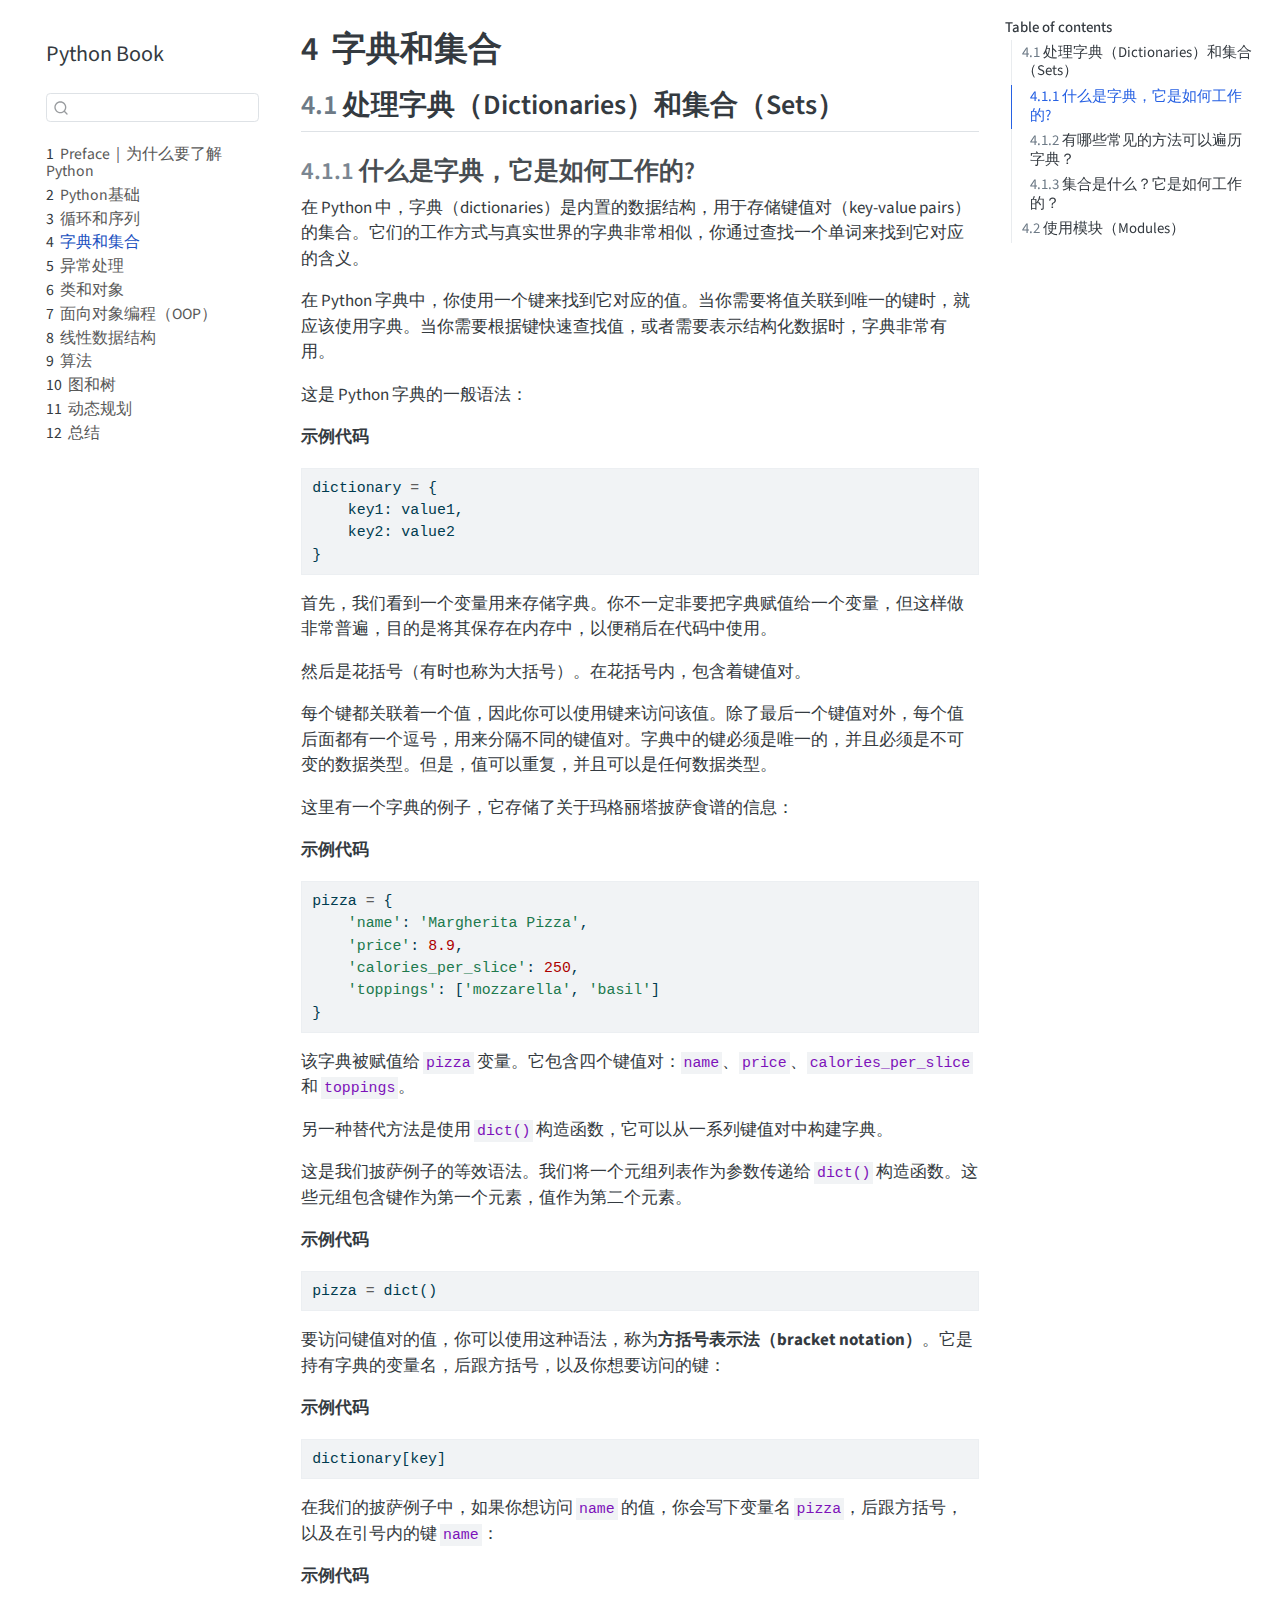
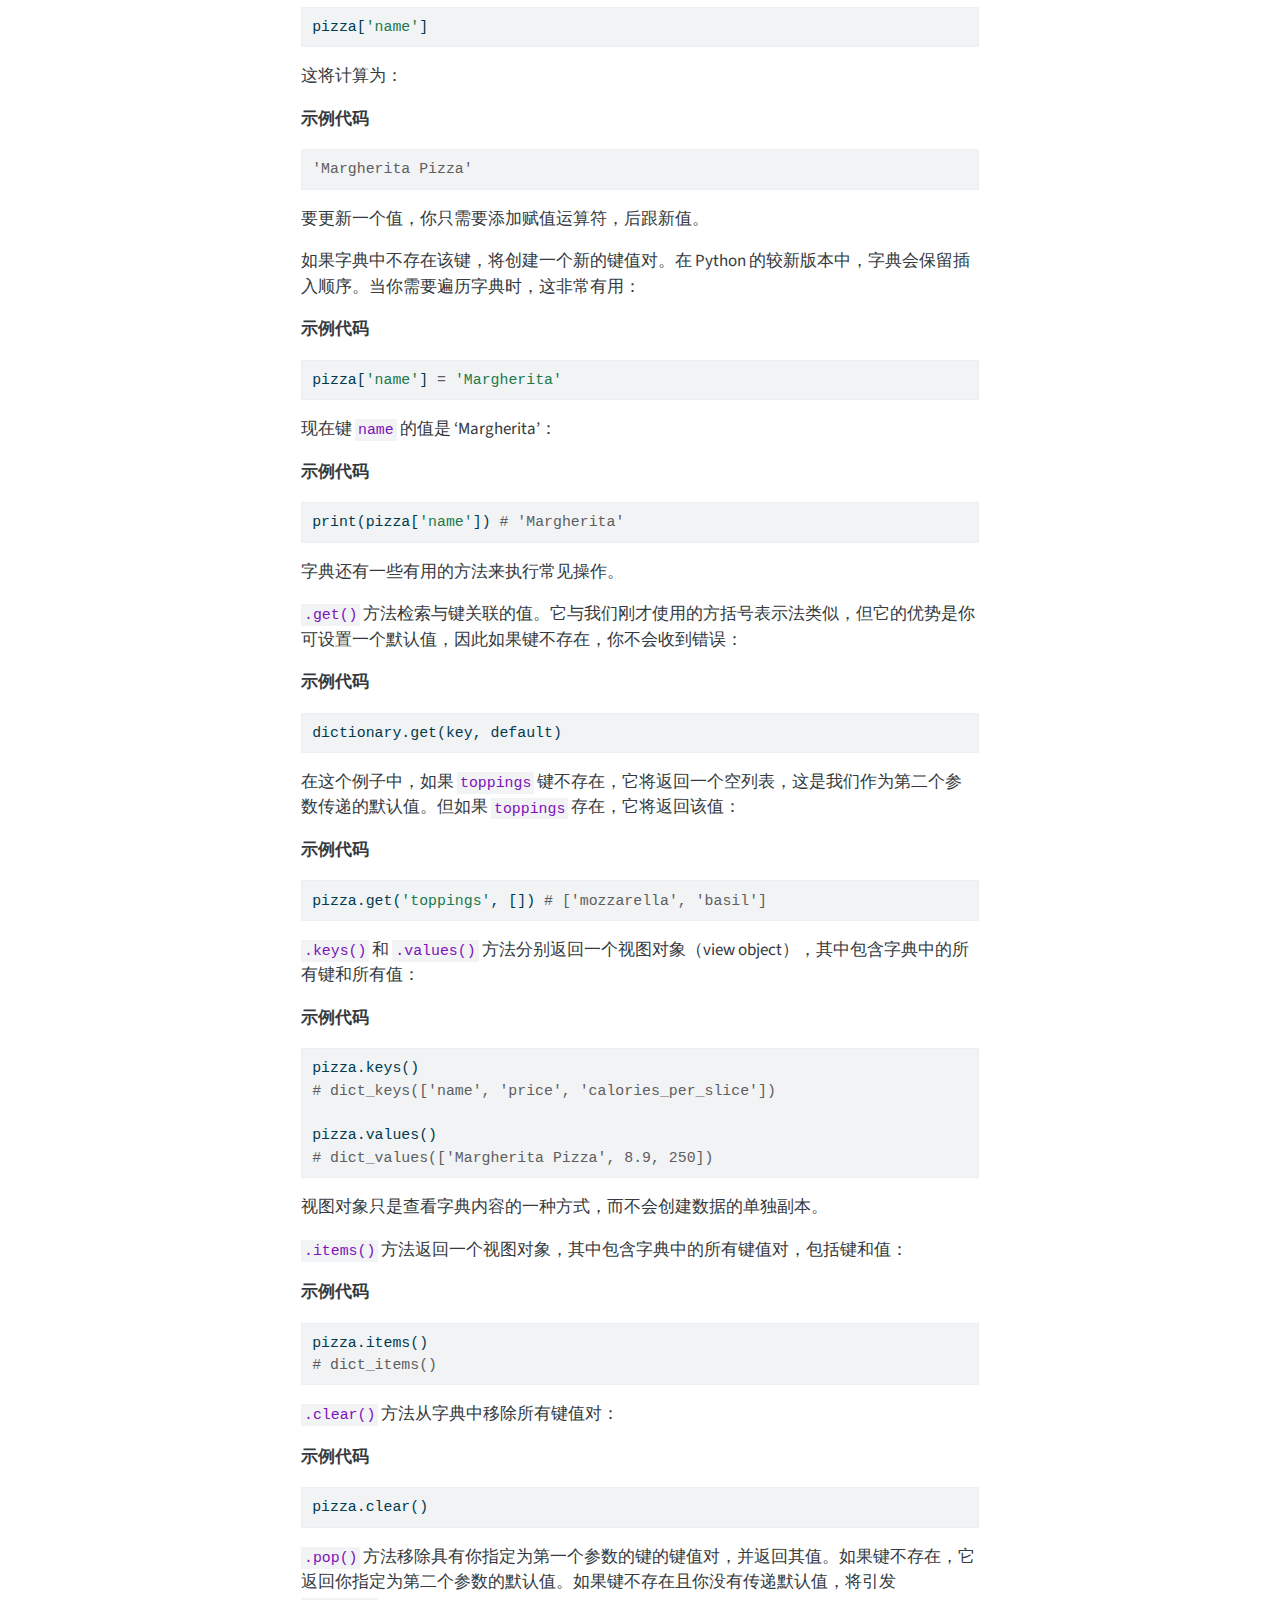
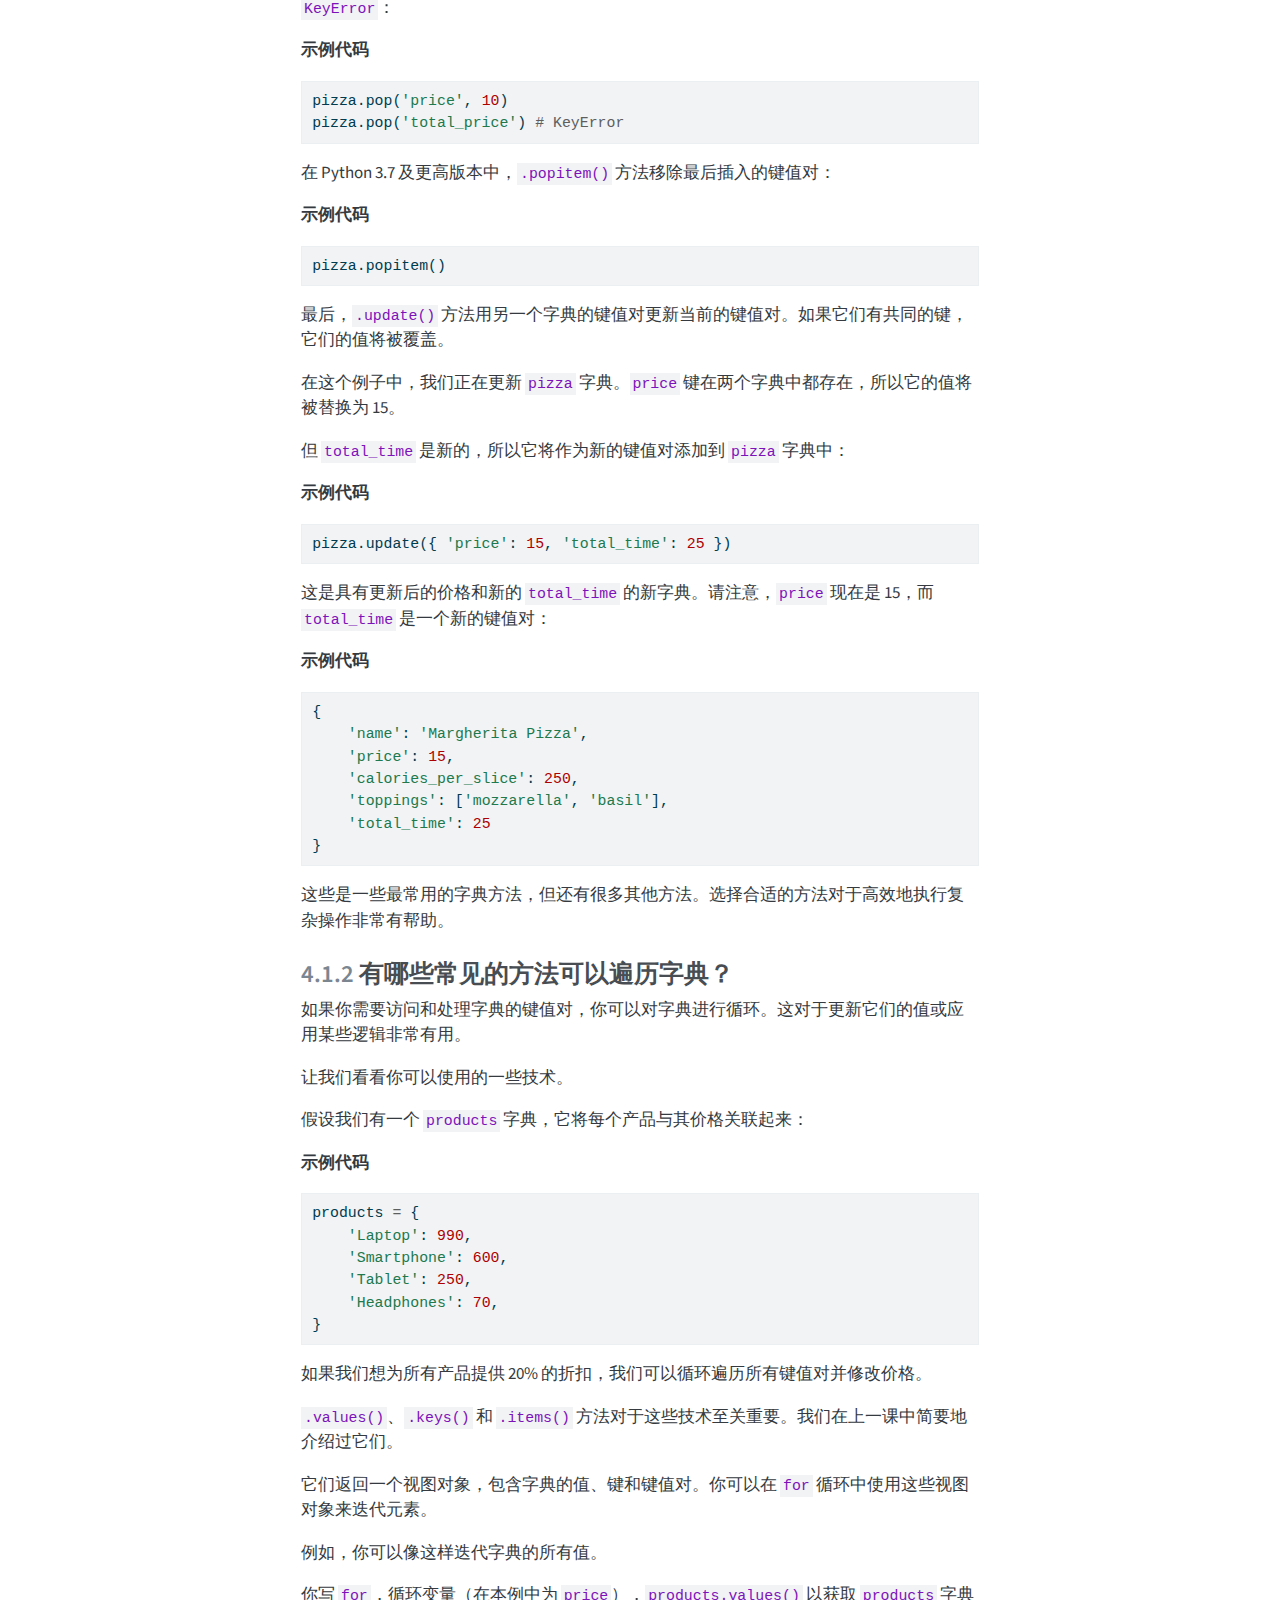
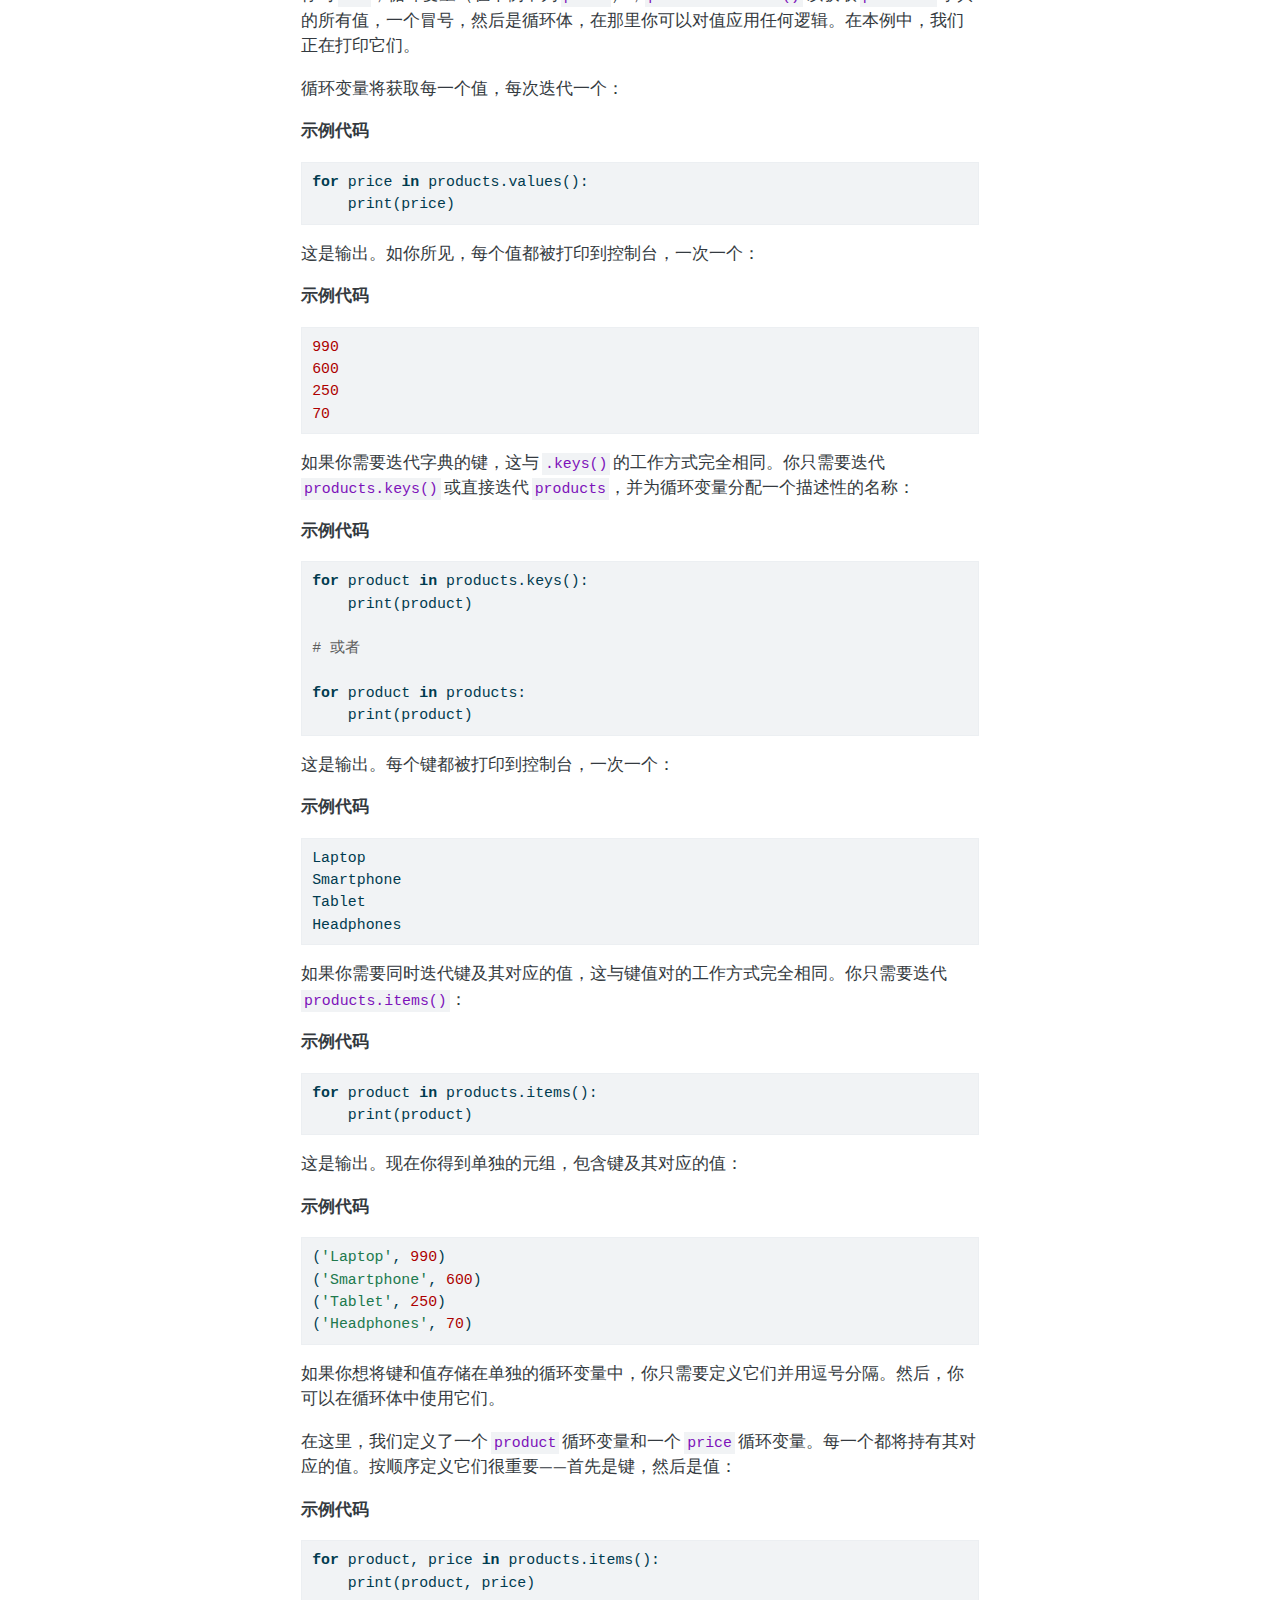
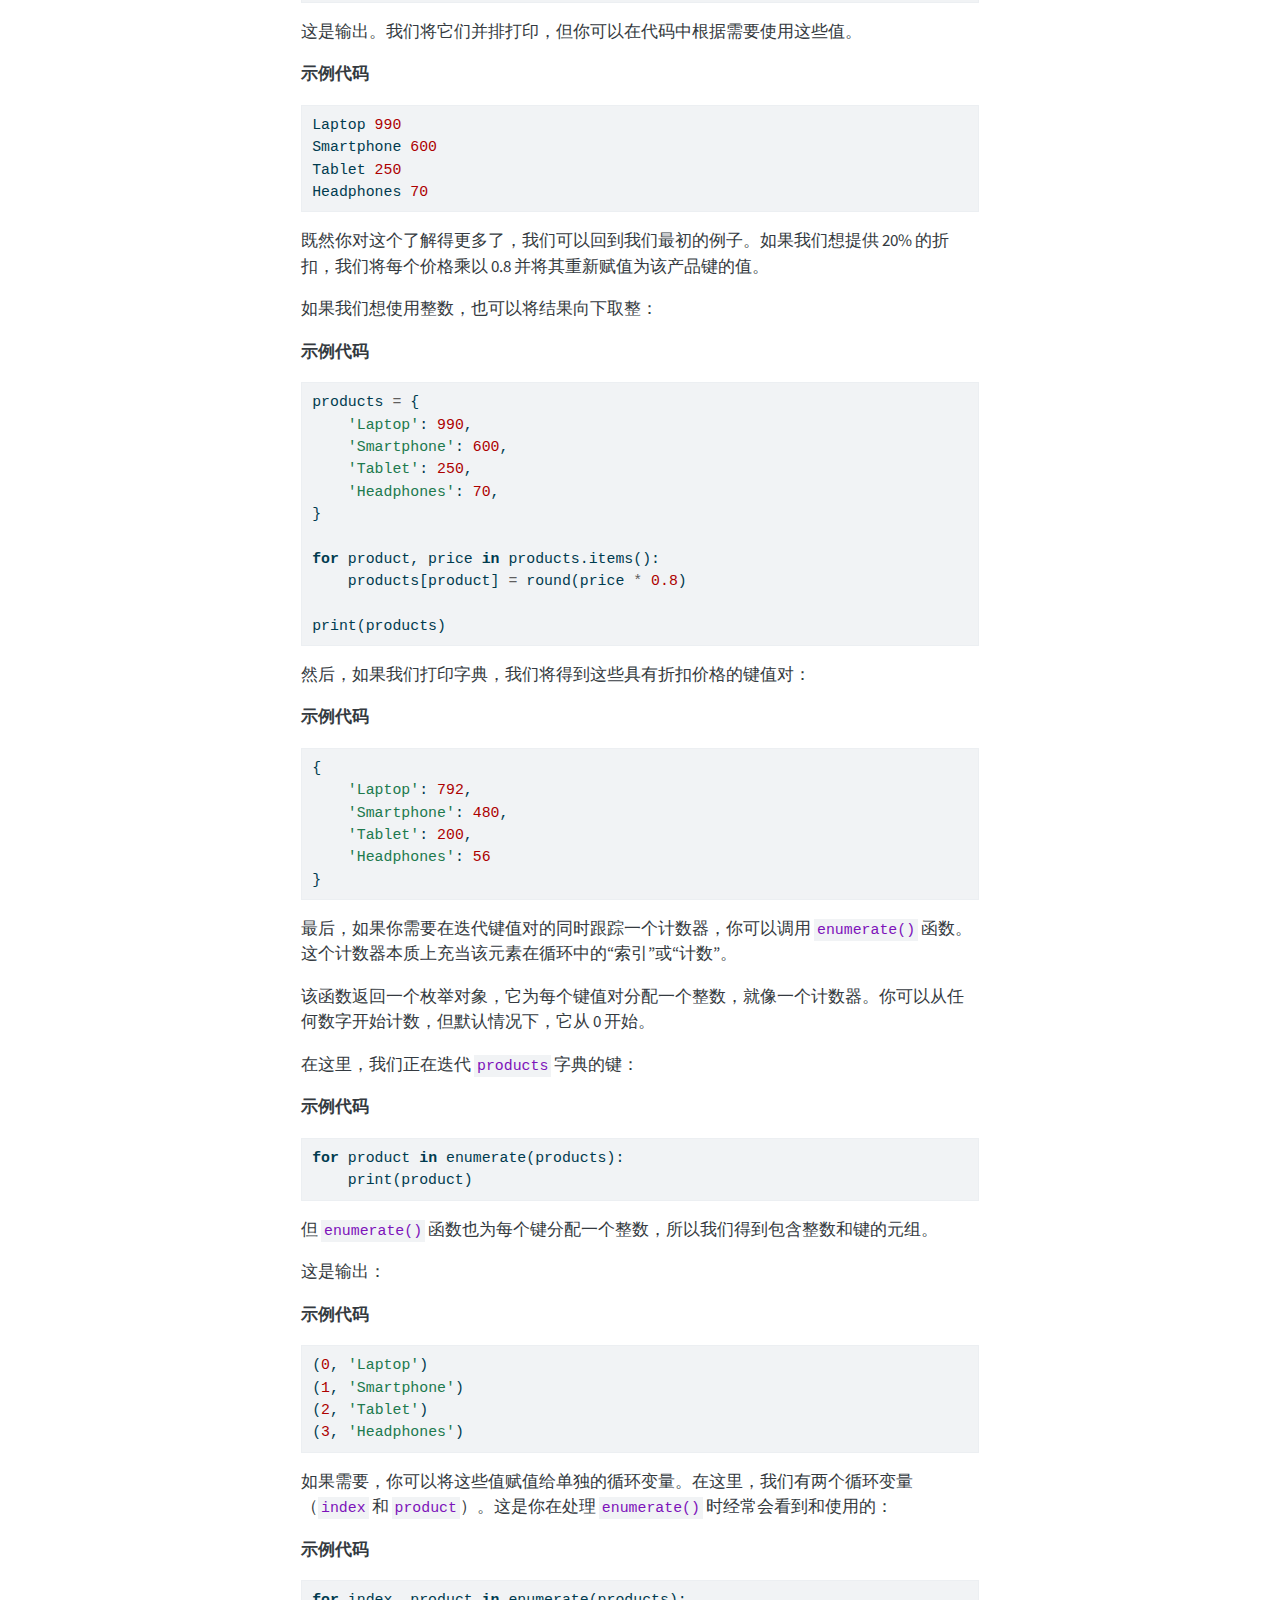
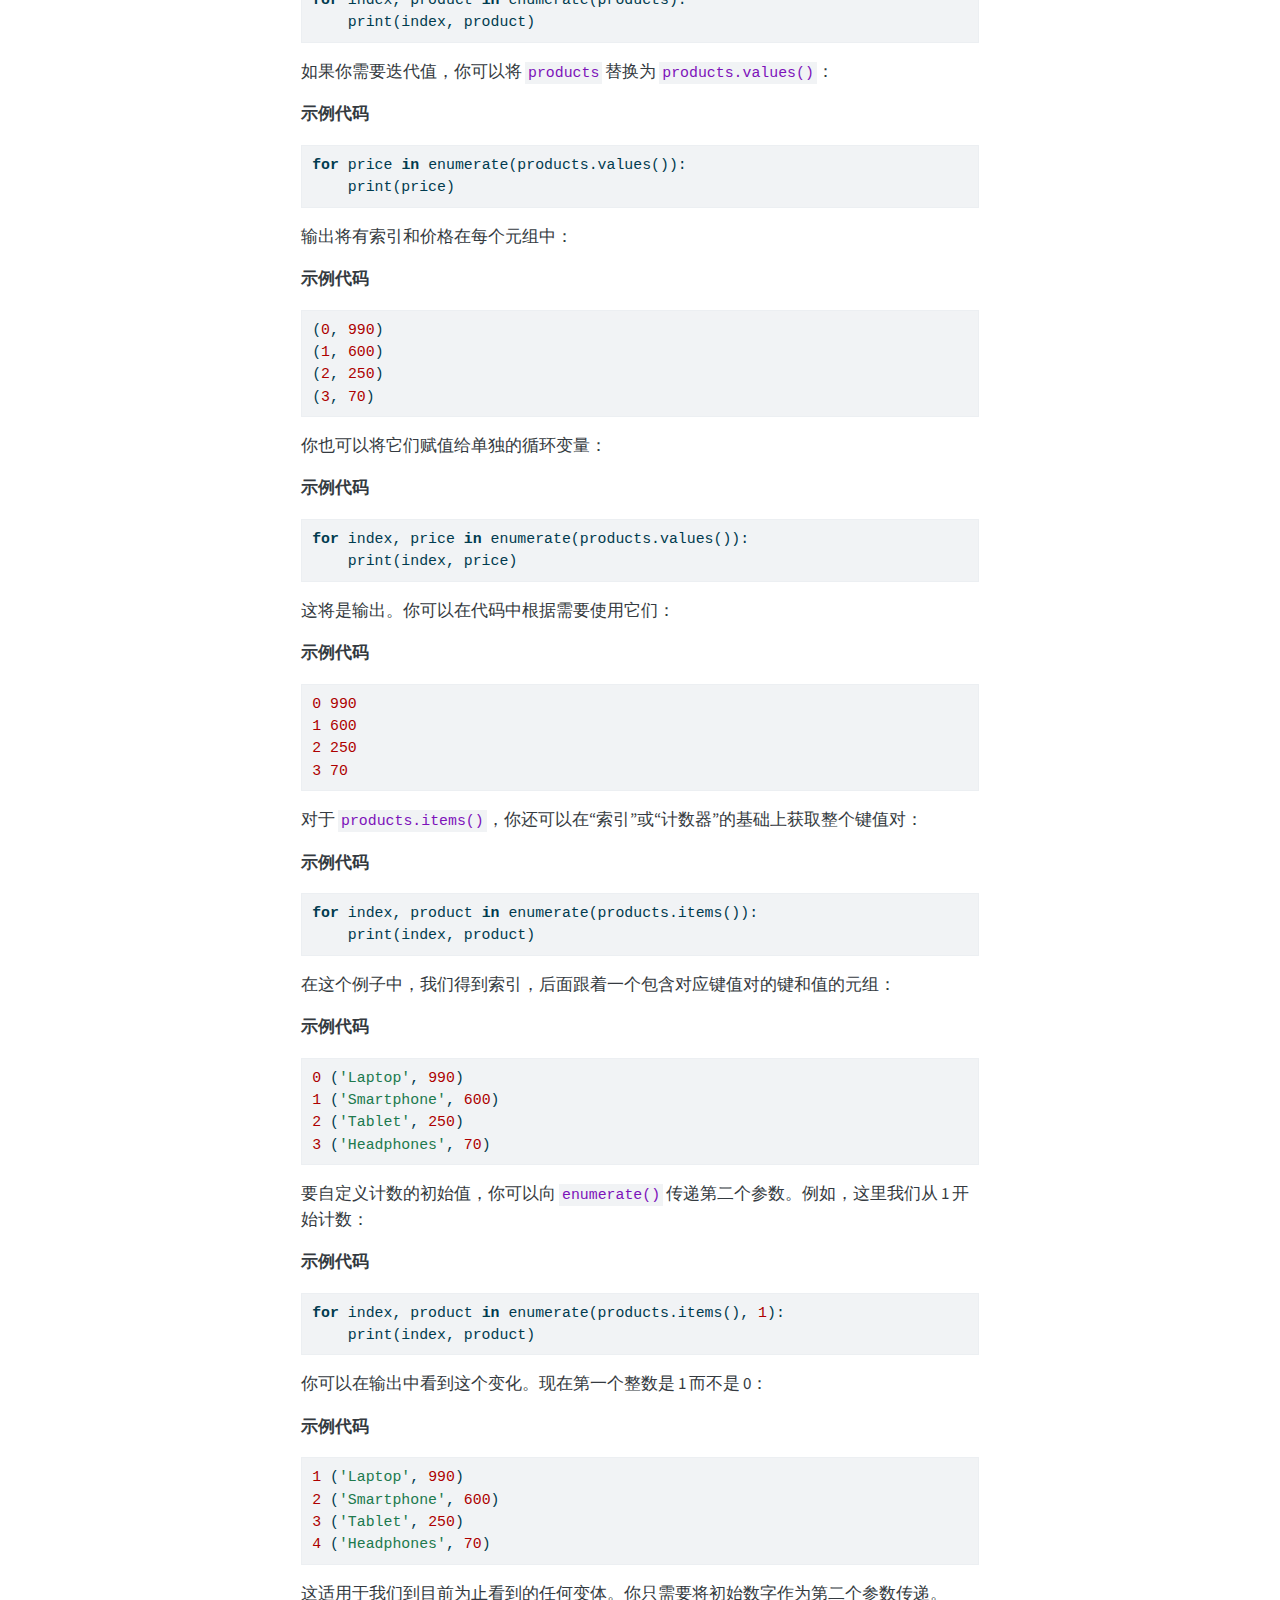
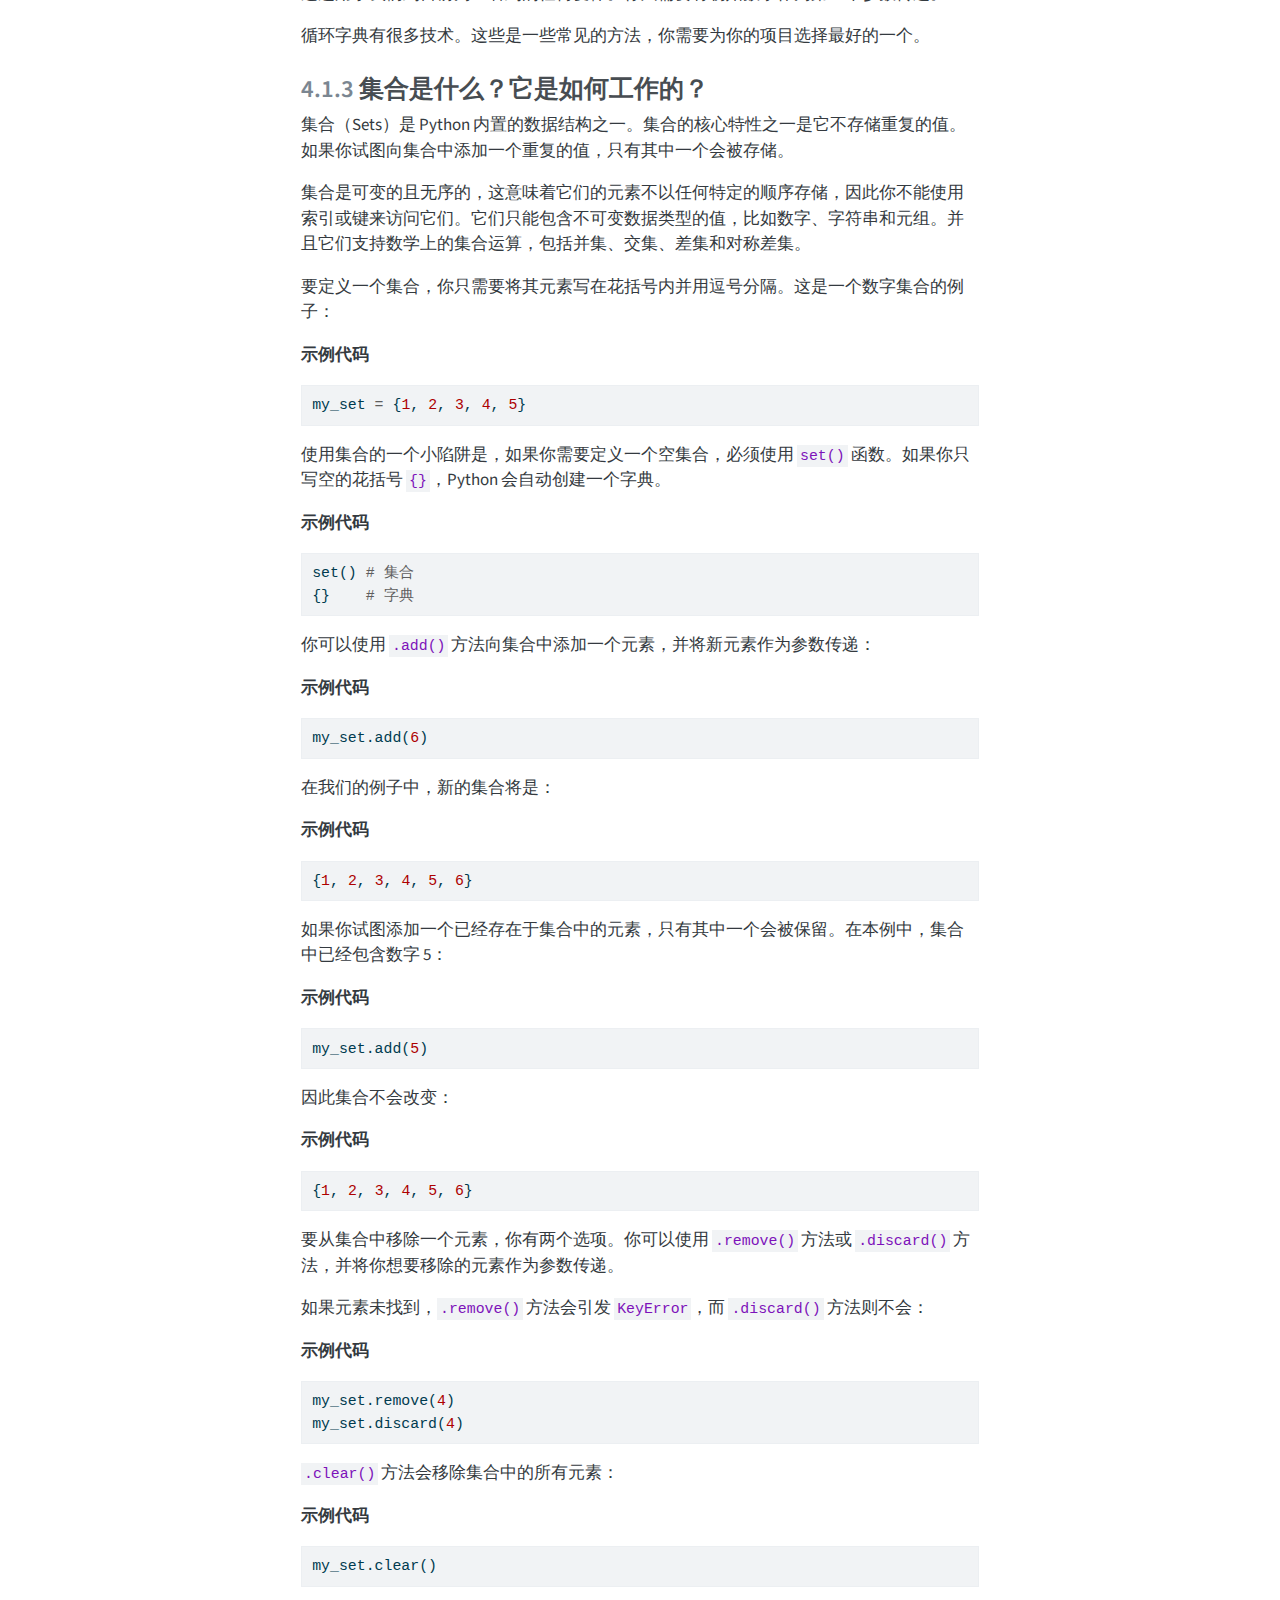
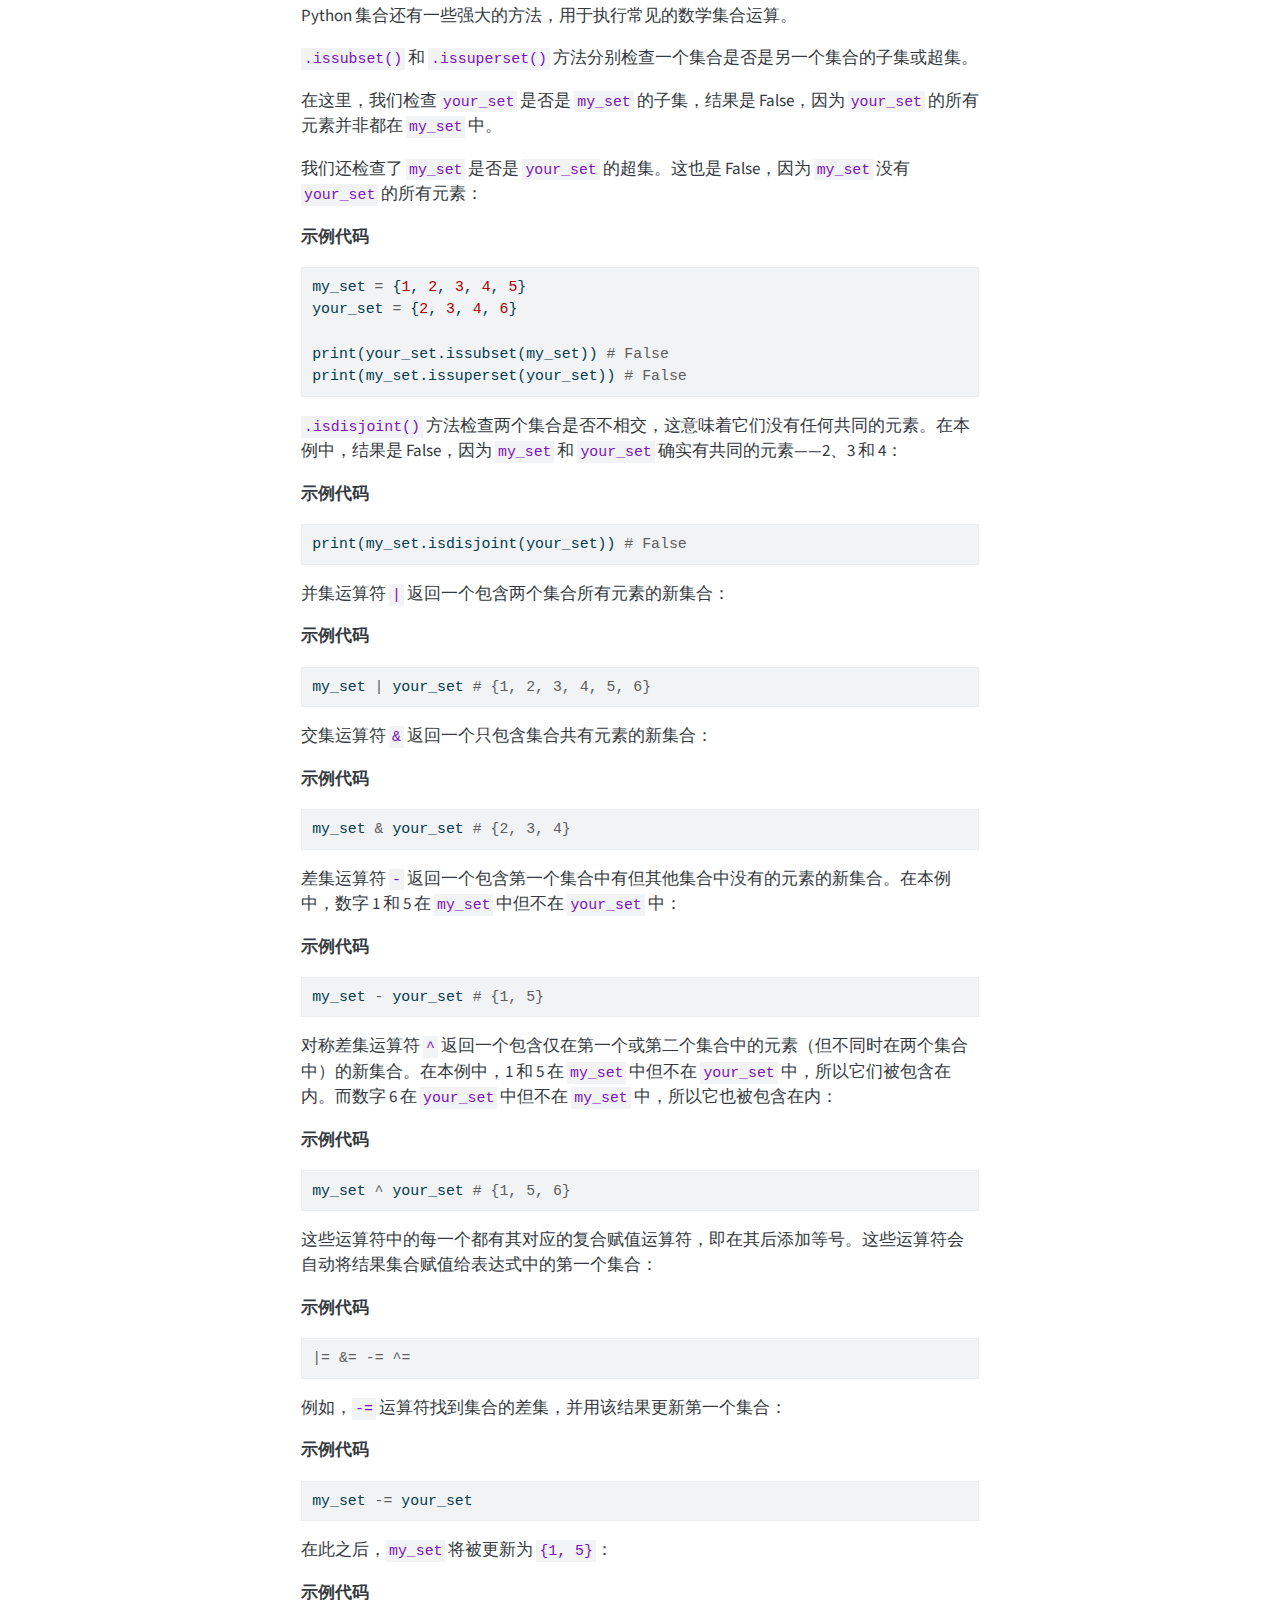
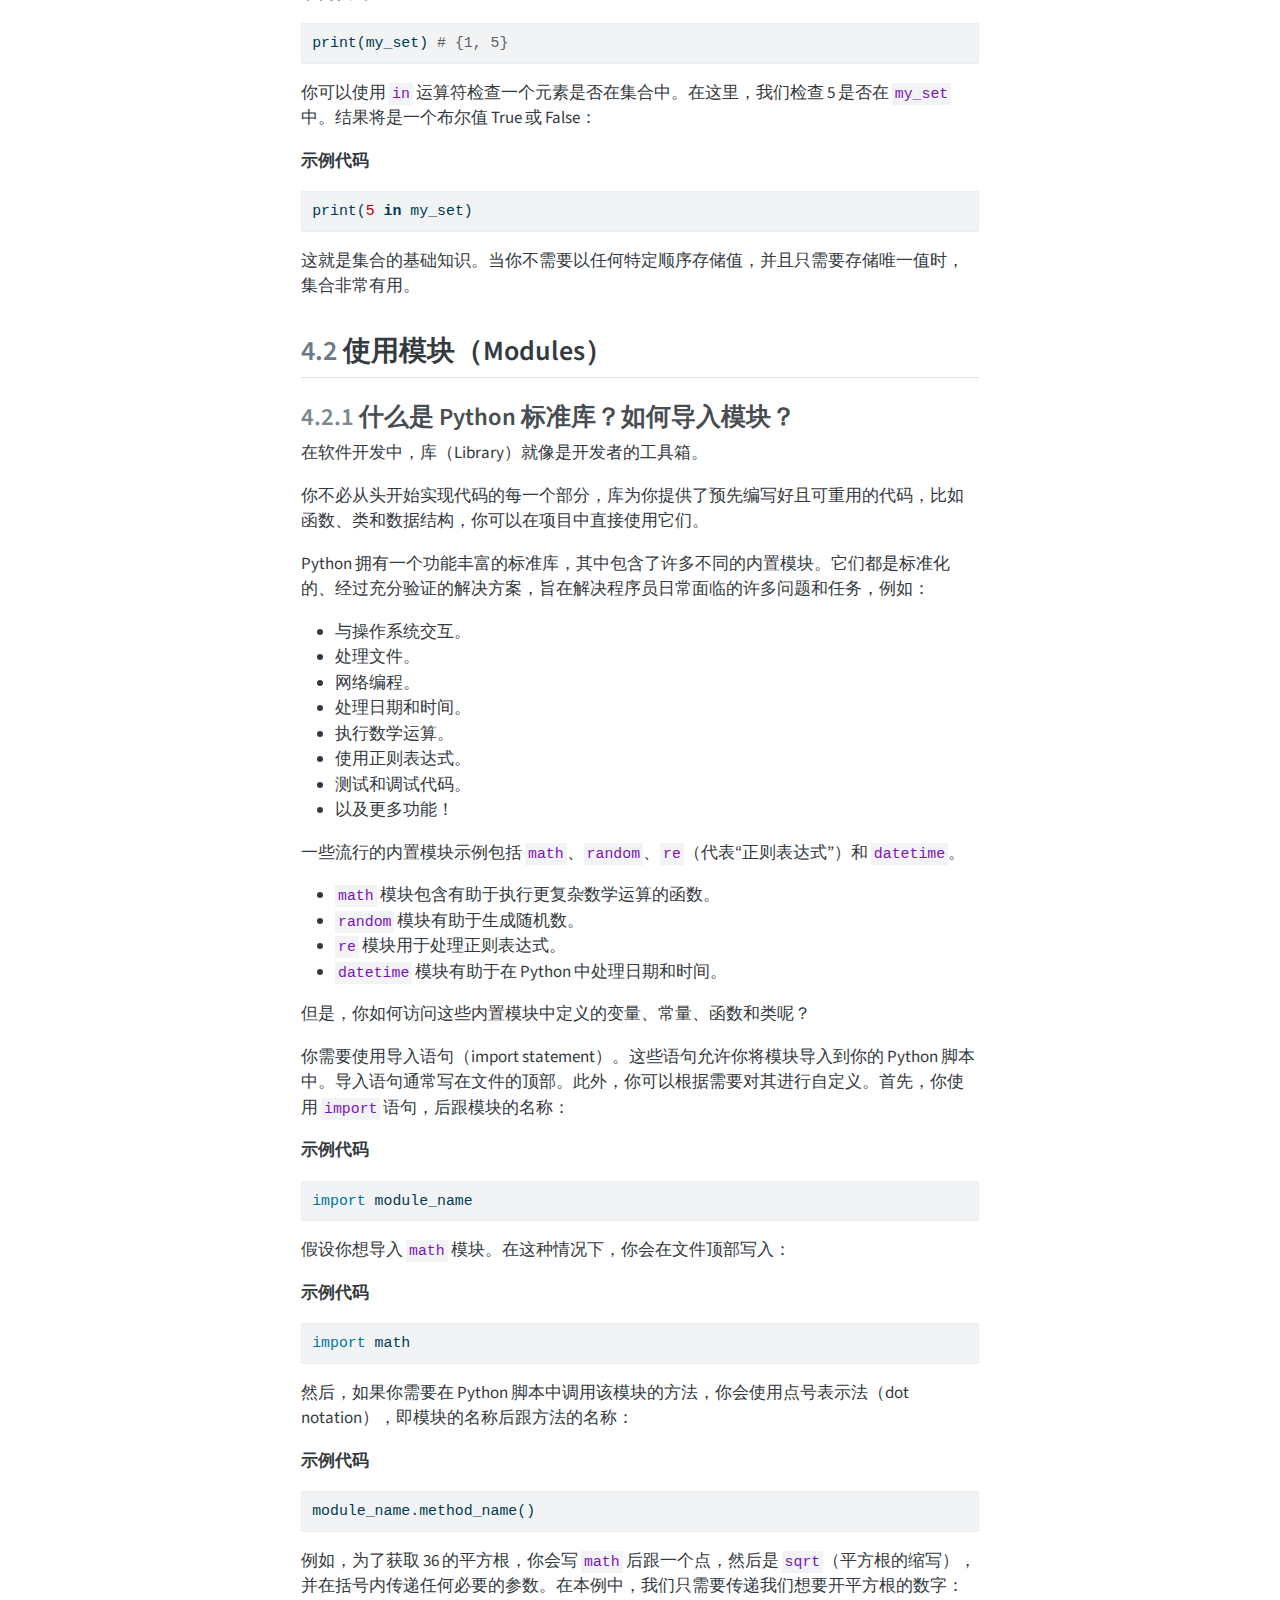
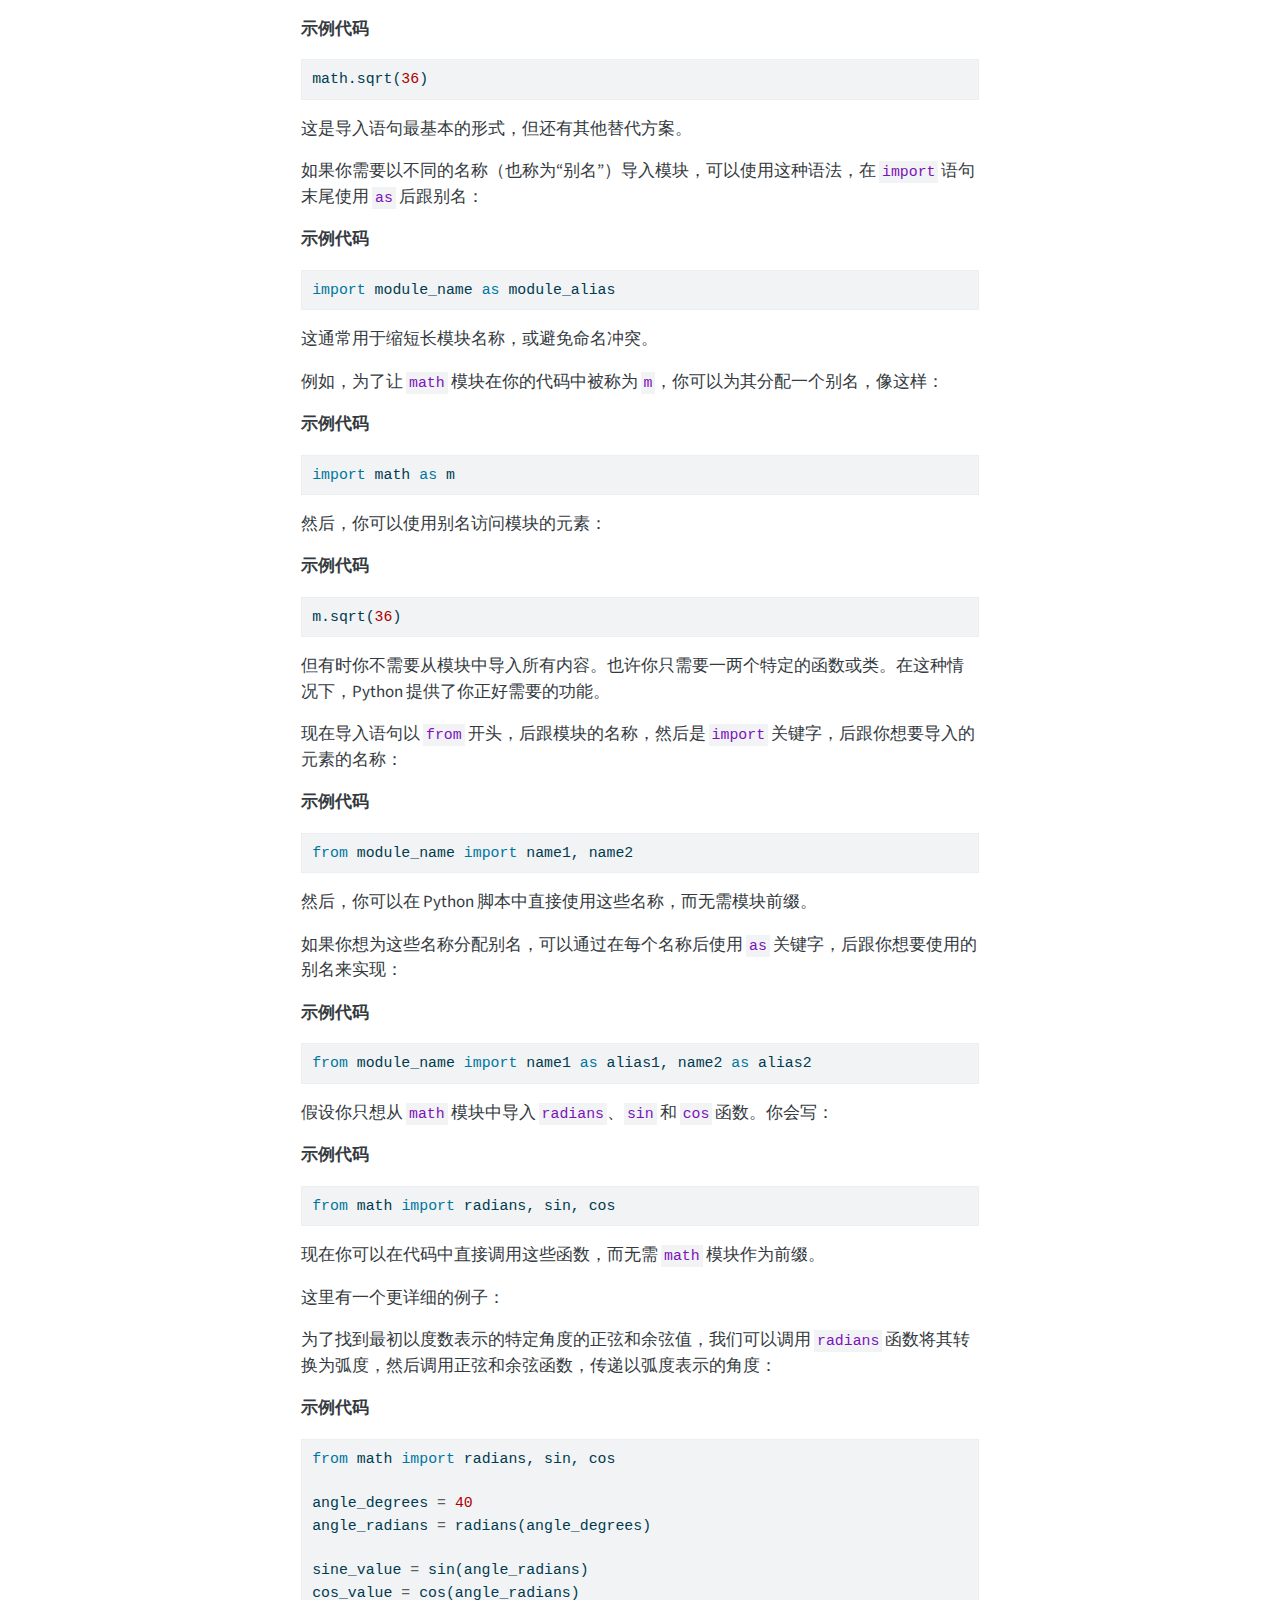
<file: cp_3.html>
<!DOCTYPE html>
<html xmlns="http://www.w3.org/1999/xhtml" lang="en" xml:lang="en"><head>

<meta charset="utf-8">
<meta name="generator" content="quarto-1.8.25">

<meta name="viewport" content="width=device-width, initial-scale=1.0, user-scalable=yes">


<title>4&nbsp; 字典和集合 – Python Book</title>
<style>
code{white-space: pre-wrap;}
span.smallcaps{font-variant: small-caps;}
div.columns{display: flex; gap: min(4vw, 1.5em);}
div.column{flex: auto; overflow-x: auto;}
div.hanging-indent{margin-left: 1.5em; text-indent: -1.5em;}
ul.task-list{list-style: none;}
ul.task-list li input[type="checkbox"] {
  width: 0.8em;
  margin: 0 0.8em 0.2em -1em; /* quarto-specific, see https://github.com/quarto-dev/quarto-cli/issues/4556 */ 
  vertical-align: middle;
}
/* CSS for syntax highlighting */
html { -webkit-text-size-adjust: 100%; }
pre > code.sourceCode { white-space: pre; position: relative; }
pre > code.sourceCode > span { display: inline-block; line-height: 1.25; }
pre > code.sourceCode > span:empty { height: 1.2em; }
.sourceCode { overflow: visible; }
code.sourceCode > span { color: inherit; text-decoration: inherit; }
div.sourceCode { margin: 1em 0; }
pre.sourceCode { margin: 0; }
@media screen {
div.sourceCode { overflow: auto; }
}
@media print {
pre > code.sourceCode { white-space: pre-wrap; }
pre > code.sourceCode > span { text-indent: -5em; padding-left: 5em; }
}
pre.numberSource code
  { counter-reset: source-line 0; }
pre.numberSource code > span
  { position: relative; left: -4em; counter-increment: source-line; }
pre.numberSource code > span > a:first-child::before
  { content: counter(source-line);
    position: relative; left: -1em; text-align: right; vertical-align: baseline;
    border: none; display: inline-block;
    -webkit-touch-callout: none; -webkit-user-select: none;
    -khtml-user-select: none; -moz-user-select: none;
    -ms-user-select: none; user-select: none;
    padding: 0 4px; width: 4em;
  }
pre.numberSource { margin-left: 3em;  padding-left: 4px; }
div.sourceCode
  {   }
@media screen {
pre > code.sourceCode > span > a:first-child::before { text-decoration: underline; }
}
</style>


<script src="site_libs/quarto-nav/quarto-nav.js"></script>
<script src="site_libs/quarto-nav/headroom.min.js"></script>
<script src="site_libs/clipboard/clipboard.min.js"></script>
<script src="site_libs/quarto-search/autocomplete.umd.js"></script>
<script src="site_libs/quarto-search/fuse.min.js"></script>
<script src="site_libs/quarto-search/quarto-search.js"></script>
<meta name="quarto:offset" content="./">
<link href="./cp_4.html" rel="next">
<link href="./cp_2.html" rel="prev">
<script src="site_libs/quarto-html/quarto.js" type="module"></script>
<script src="site_libs/quarto-html/tabsets/tabsets.js" type="module"></script>
<script src="site_libs/quarto-html/axe/axe-check.js" type="module"></script>
<script src="site_libs/quarto-html/popper.min.js"></script>
<script src="site_libs/quarto-html/tippy.umd.min.js"></script>
<script src="site_libs/quarto-html/anchor.min.js"></script>
<link href="site_libs/quarto-html/tippy.css" rel="stylesheet">
<link href="site_libs/quarto-html/quarto-syntax-highlighting-7b89279ff1a6dce999919e0e67d4d9ec.css" rel="stylesheet" id="quarto-text-highlighting-styles">
<script src="site_libs/bootstrap/bootstrap.min.js"></script>
<link href="site_libs/bootstrap/bootstrap-icons.css" rel="stylesheet">
<link href="site_libs/bootstrap/bootstrap-27c261d06b905028a18691de25d09dde.min.css" rel="stylesheet" append-hash="true" id="quarto-bootstrap" data-mode="light">
<script id="quarto-search-options" type="application/json">{
  "location": "sidebar",
  "copy-button": false,
  "collapse-after": 3,
  "panel-placement": "start",
  "type": "textbox",
  "limit": 50,
  "keyboard-shortcut": [
    "f",
    "/",
    "s"
  ],
  "show-item-context": false,
  "language": {
    "search-no-results-text": "No results",
    "search-matching-documents-text": "matching documents",
    "search-copy-link-title": "Copy link to search",
    "search-hide-matches-text": "Hide additional matches",
    "search-more-match-text": "more match in this document",
    "search-more-matches-text": "more matches in this document",
    "search-clear-button-title": "Clear",
    "search-text-placeholder": "",
    "search-detached-cancel-button-title": "Cancel",
    "search-submit-button-title": "Submit",
    "search-label": "Search"
  }
}</script>


</head>

<body class="nav-sidebar floating quarto-light">

<div id="quarto-search-results"></div>
  <header id="quarto-header" class="headroom fixed-top">
  <nav class="quarto-secondary-nav">
    <div class="container-fluid d-flex">
      <button type="button" class="quarto-btn-toggle btn" data-bs-toggle="collapse" role="button" data-bs-target=".quarto-sidebar-collapse-item" aria-controls="quarto-sidebar" aria-expanded="false" aria-label="Toggle sidebar navigation" onclick="if (window.quartoToggleHeadroom) { window.quartoToggleHeadroom(); }">
        <i class="bi bi-layout-text-sidebar-reverse"></i>
      </button>
        <nav class="quarto-page-breadcrumbs" aria-label="breadcrumb"><ol class="breadcrumb"><li class="breadcrumb-item"><a href="./cp_3.html"><span class="chapter-number">4</span>&nbsp; <span class="chapter-title">字典和集合</span></a></li></ol></nav>
        <a class="flex-grow-1" role="navigation" data-bs-toggle="collapse" data-bs-target=".quarto-sidebar-collapse-item" aria-controls="quarto-sidebar" aria-expanded="false" aria-label="Toggle sidebar navigation" onclick="if (window.quartoToggleHeadroom) { window.quartoToggleHeadroom(); }">      
        </a>
      <button type="button" class="btn quarto-search-button" aria-label="Search" onclick="window.quartoOpenSearch();">
        <i class="bi bi-search"></i>
      </button>
    </div>
  </nav>
</header>
<!-- content -->
<div id="quarto-content" class="quarto-container page-columns page-rows-contents page-layout-article">
<!-- sidebar -->
  <nav id="quarto-sidebar" class="sidebar collapse collapse-horizontal quarto-sidebar-collapse-item sidebar-navigation floating overflow-auto">
    <div class="pt-lg-2 mt-2 text-left sidebar-header sidebar-header-stacked">
      <a href="./index.html" class="sidebar-logo-link">
      </a>
    <div class="sidebar-title mb-0 py-0">
      <a href="./">Python Book</a> 
    </div>
      </div>
        <div class="mt-2 flex-shrink-0 align-items-center">
        <div class="sidebar-search">
        <div id="quarto-search" class="" title="Search"></div>
        </div>
        </div>
    <div class="sidebar-menu-container"> 
    <ul class="list-unstyled mt-1">
        <li class="sidebar-item">
  <div class="sidebar-item-container"> 
  <a href="./index.html" class="sidebar-item-text sidebar-link">
 <span class="menu-text"><span class="chapter-number">1</span>&nbsp; <span class="chapter-title">Preface｜为什么要了解 Python</span></span></a>
  </div>
</li>
        <li class="sidebar-item">
  <div class="sidebar-item-container"> 
  <a href="./cp_1.html" class="sidebar-item-text sidebar-link">
 <span class="menu-text"><span class="chapter-number">2</span>&nbsp; <span class="chapter-title">Python基础</span></span></a>
  </div>
</li>
        <li class="sidebar-item">
  <div class="sidebar-item-container"> 
  <a href="./cp_2.html" class="sidebar-item-text sidebar-link">
 <span class="menu-text"><span class="chapter-number">3</span>&nbsp; <span class="chapter-title">循环和序列</span></span></a>
  </div>
</li>
        <li class="sidebar-item">
  <div class="sidebar-item-container"> 
  <a href="./cp_3.html" class="sidebar-item-text sidebar-link active">
 <span class="menu-text"><span class="chapter-number">4</span>&nbsp; <span class="chapter-title">字典和集合</span></span></a>
  </div>
</li>
        <li class="sidebar-item">
  <div class="sidebar-item-container"> 
  <a href="./cp_4.html" class="sidebar-item-text sidebar-link">
 <span class="menu-text"><span class="chapter-number">5</span>&nbsp; <span class="chapter-title">异常处理</span></span></a>
  </div>
</li>
        <li class="sidebar-item">
  <div class="sidebar-item-container"> 
  <a href="./cp_5.html" class="sidebar-item-text sidebar-link">
 <span class="menu-text"><span class="chapter-number">6</span>&nbsp; <span class="chapter-title">类和对象</span></span></a>
  </div>
</li>
        <li class="sidebar-item">
  <div class="sidebar-item-container"> 
  <a href="./cp_6.html" class="sidebar-item-text sidebar-link">
 <span class="menu-text"><span class="chapter-number">7</span>&nbsp; <span class="chapter-title">面向对象编程（OOP）</span></span></a>
  </div>
</li>
        <li class="sidebar-item">
  <div class="sidebar-item-container"> 
  <a href="./cp_7.html" class="sidebar-item-text sidebar-link">
 <span class="menu-text"><span class="chapter-number">8</span>&nbsp; <span class="chapter-title">线性数据结构</span></span></a>
  </div>
</li>
        <li class="sidebar-item">
  <div class="sidebar-item-container"> 
  <a href="./cp_8.html" class="sidebar-item-text sidebar-link">
 <span class="menu-text"><span class="chapter-number">9</span>&nbsp; <span class="chapter-title">算法</span></span></a>
  </div>
</li>
        <li class="sidebar-item">
  <div class="sidebar-item-container"> 
  <a href="./cp_9.html" class="sidebar-item-text sidebar-link">
 <span class="menu-text"><span class="chapter-number">10</span>&nbsp; <span class="chapter-title">图和树</span></span></a>
  </div>
</li>
        <li class="sidebar-item">
  <div class="sidebar-item-container"> 
  <a href="./cp_10.html" class="sidebar-item-text sidebar-link">
 <span class="menu-text"><span class="chapter-number">11</span>&nbsp; <span class="chapter-title">动态规划</span></span></a>
  </div>
</li>
        <li class="sidebar-item">
  <div class="sidebar-item-container"> 
  <a href="./summary.html" class="sidebar-item-text sidebar-link">
 <span class="menu-text"><span class="chapter-number">12</span>&nbsp; <span class="chapter-title">总结</span></span></a>
  </div>
</li>
    </ul>
    </div>
</nav>
<div id="quarto-sidebar-glass" class="quarto-sidebar-collapse-item" data-bs-toggle="collapse" data-bs-target=".quarto-sidebar-collapse-item"></div>
<!-- margin-sidebar -->
    <div id="quarto-margin-sidebar" class="sidebar margin-sidebar">
        <nav id="TOC" role="doc-toc" class="toc-active">
    <h2 id="toc-title">Table of contents</h2>
   
  <ul>
  <li><a href="#处理字典dictionaries和集合sets" id="toc-处理字典dictionaries和集合sets" class="nav-link active" data-scroll-target="#处理字典dictionaries和集合sets"><span class="header-section-number">4.1</span> 处理字典（Dictionaries）和集合（Sets）</a>
  <ul class="collapse">
  <li><a href="#什么是字典它是如何工作的" id="toc-什么是字典它是如何工作的" class="nav-link" data-scroll-target="#什么是字典它是如何工作的"><span class="header-section-number">4.1.1</span> 什么是字典，它是如何工作的?</a></li>
  <li><a href="#有哪些常见的方法可以遍历字典" id="toc-有哪些常见的方法可以遍历字典" class="nav-link" data-scroll-target="#有哪些常见的方法可以遍历字典"><span class="header-section-number">4.1.2</span> 有哪些常见的方法可以遍历字典？</a></li>
  <li><a href="#集合是什么它是如何工作的" id="toc-集合是什么它是如何工作的" class="nav-link" data-scroll-target="#集合是什么它是如何工作的"><span class="header-section-number">4.1.3</span> 集合是什么？它是如何工作的？</a></li>
  </ul></li>
  <li><a href="#使用模块modules" id="toc-使用模块modules" class="nav-link" data-scroll-target="#使用模块modules"><span class="header-section-number">4.2</span> 使用模块（Modules）</a>
  <ul class="collapse">
  <li><a href="#什么是-python-标准库如何导入模块" id="toc-什么是-python-标准库如何导入模块" class="nav-link" data-scroll-target="#什么是-python-标准库如何导入模块"><span class="header-section-number">4.2.1</span> 什么是 Python 标准库？如何导入模块？</a></li>
  </ul></li>
  </ul>
</nav>
    </div>
<!-- main -->
<main class="content" id="quarto-document-content">

<header id="title-block-header" class="quarto-title-block default">
<div class="quarto-title">
<h1 class="title"><span class="chapter-number">4</span>&nbsp; <span class="chapter-title">字典和集合</span></h1>
</div>



<div class="quarto-title-meta">

    
  
    
  </div>
  


</header>


<section id="处理字典dictionaries和集合sets" class="level2" data-number="4.1">
<h2 data-number="4.1" class="anchored" data-anchor-id="处理字典dictionaries和集合sets"><span class="header-section-number">4.1</span> 处理字典（Dictionaries）和集合（Sets）</h2>
<section id="什么是字典它是如何工作的" class="level3" data-number="4.1.1">
<h3 data-number="4.1.1" class="anchored" data-anchor-id="什么是字典它是如何工作的"><span class="header-section-number">4.1.1</span> 什么是字典，它是如何工作的?</h3>
<p>在 Python 中，字典（dictionaries）是内置的数据结构，用于存储键值对（key-value pairs）的集合。它们的工作方式与真实世界的字典非常相似，你通过查找一个单词来找到它对应的含义。</p>
<p>在 Python 字典中，你使用一个键来找到它对应的值。当你需要将值关联到唯一的键时，就应该使用字典。当你需要根据键快速查找值，或者需要表示结构化数据时，字典非常有用。</p>
<p>这是 Python 字典的一般语法：</p>
<p><strong>示例代码</strong></p>
<div class="code-copy-outer-scaffold"><div class="sourceCode" id="cb1"><pre class="sourceCode python code-with-copy"><code class="sourceCode python"><span id="cb1-1"><a href="#cb1-1" aria-hidden="true" tabindex="-1"></a>dictionary <span class="op">=</span> {</span>
<span id="cb1-2"><a href="#cb1-2" aria-hidden="true" tabindex="-1"></a>    key1: value1,</span>
<span id="cb1-3"><a href="#cb1-3" aria-hidden="true" tabindex="-1"></a>    key2: value2</span>
<span id="cb1-4"><a href="#cb1-4" aria-hidden="true" tabindex="-1"></a>}</span></code></pre></div><button title="Copy to Clipboard" class="code-copy-button"><i class="bi"></i></button></div>
<p>首先，我们看到一个变量用来存储字典。你不一定非要把字典赋值给一个变量，但这样做非常普遍，目的是将其保存在内存中，以便稍后在代码中使用。</p>
<p>然后是花括号（有时也称为大括号）。在花括号内，包含着键值对。</p>
<p>每个键都关联着一个值，因此你可以使用键来访问该值。除了最后一个键值对外，每个值后面都有一个逗号，用来分隔不同的键值对。字典中的键必须是唯一的，并且必须是不可变的数据类型。但是，值可以重复，并且可以是任何数据类型。</p>
<p>这里有一个字典的例子，它存储了关于玛格丽塔披萨食谱的信息：</p>
<p><strong>示例代码</strong></p>
<div class="code-copy-outer-scaffold"><div class="sourceCode" id="cb2"><pre class="sourceCode python code-with-copy"><code class="sourceCode python"><span id="cb2-1"><a href="#cb2-1" aria-hidden="true" tabindex="-1"></a>pizza <span class="op">=</span> {</span>
<span id="cb2-2"><a href="#cb2-2" aria-hidden="true" tabindex="-1"></a>    <span class="st">'name'</span>: <span class="st">'Margherita Pizza'</span>,</span>
<span id="cb2-3"><a href="#cb2-3" aria-hidden="true" tabindex="-1"></a>    <span class="st">'price'</span>: <span class="fl">8.9</span>,</span>
<span id="cb2-4"><a href="#cb2-4" aria-hidden="true" tabindex="-1"></a>    <span class="st">'calories_per_slice'</span>: <span class="dv">250</span>,</span>
<span id="cb2-5"><a href="#cb2-5" aria-hidden="true" tabindex="-1"></a>    <span class="st">'toppings'</span>: [<span class="st">'mozzarella'</span>, <span class="st">'basil'</span>]</span>
<span id="cb2-6"><a href="#cb2-6" aria-hidden="true" tabindex="-1"></a>}</span></code></pre></div><button title="Copy to Clipboard" class="code-copy-button"><i class="bi"></i></button></div>
<p>该字典被赋值给 <code>pizza</code> 变量。它包含四个键值对：<code>name</code>、<code>price</code>、<code>calories_per_slice</code> 和 <code>toppings</code>。</p>
<p>另一种替代方法是使用 <code>dict()</code> 构造函数，它可以从一系列键值对中构建字典。</p>
<p>这是我们披萨例子的等效语法。我们将一个元组列表作为参数传递给 <code>dict()</code> 构造函数。这些元组包含键作为第一个元素，值作为第二个元素。</p>
<p><strong>示例代码</strong></p>
<div class="code-copy-outer-scaffold"><div class="sourceCode" id="cb3"><pre class="sourceCode python code-with-copy"><code class="sourceCode python"><span id="cb3-1"><a href="#cb3-1" aria-hidden="true" tabindex="-1"></a>pizza <span class="op">=</span> <span class="bu">dict</span>()</span></code></pre></div><button title="Copy to Clipboard" class="code-copy-button"><i class="bi"></i></button></div>
<p>要访问键值对的值，你可以使用这种语法，称为<strong>方括号表示法（bracket notation）</strong>。它是持有字典的变量名，后跟方括号，以及你想要访问的键：</p>
<p><strong>示例代码</strong></p>
<div class="code-copy-outer-scaffold"><div class="sourceCode" id="cb4"><pre class="sourceCode python code-with-copy"><code class="sourceCode python"><span id="cb4-1"><a href="#cb4-1" aria-hidden="true" tabindex="-1"></a>dictionary[key]</span></code></pre></div><button title="Copy to Clipboard" class="code-copy-button"><i class="bi"></i></button></div>
<p>在我们的披萨例子中，如果你想访问 <code>name</code> 的值，你会写下变量名 <code>pizza</code>，后跟方括号，以及在引号内的键 <code>name</code>：</p>
<p><strong>示例代码</strong></p>
<div class="code-copy-outer-scaffold"><div class="sourceCode" id="cb5"><pre class="sourceCode python code-with-copy"><code class="sourceCode python"><span id="cb5-1"><a href="#cb5-1" aria-hidden="true" tabindex="-1"></a>pizza[<span class="st">'name'</span>]</span></code></pre></div><button title="Copy to Clipboard" class="code-copy-button"><i class="bi"></i></button></div>
<p>这将计算为：</p>
<p><strong>示例代码</strong></p>
<div class="code-copy-outer-scaffold"><div class="sourceCode" id="cb6"><pre class="sourceCode python code-with-copy"><code class="sourceCode python"><span id="cb6-1"><a href="#cb6-1" aria-hidden="true" tabindex="-1"></a><span class="co">'Margherita Pizza'</span></span></code></pre></div><button title="Copy to Clipboard" class="code-copy-button"><i class="bi"></i></button></div>
<p>要更新一个值，你只需要添加赋值运算符，后跟新值。</p>
<p>如果字典中不存在该键，将创建一个新的键值对。在 Python 的较新版本中，字典会保留插入顺序。当你需要遍历字典时，这非常有用：</p>
<p><strong>示例代码</strong></p>
<div class="code-copy-outer-scaffold"><div class="sourceCode" id="cb7"><pre class="sourceCode python code-with-copy"><code class="sourceCode python"><span id="cb7-1"><a href="#cb7-1" aria-hidden="true" tabindex="-1"></a>pizza[<span class="st">'name'</span>] <span class="op">=</span> <span class="st">'Margherita'</span></span></code></pre></div><button title="Copy to Clipboard" class="code-copy-button"><i class="bi"></i></button></div>
<p>现在键 <code>name</code> 的值是 ‘Margherita’：</p>
<p><strong>示例代码</strong></p>
<div class="code-copy-outer-scaffold"><div class="sourceCode" id="cb8"><pre class="sourceCode python code-with-copy"><code class="sourceCode python"><span id="cb8-1"><a href="#cb8-1" aria-hidden="true" tabindex="-1"></a><span class="bu">print</span>(pizza[<span class="st">'name'</span>]) <span class="co"># 'Margherita'</span></span></code></pre></div><button title="Copy to Clipboard" class="code-copy-button"><i class="bi"></i></button></div>
<p>字典还有一些有用的方法来执行常见操作。</p>
<p><code>.get()</code> 方法检索与键关联的值。它与我们刚才使用的方括号表示法类似，但它的优势是你可设置一个默认值，因此如果键不存在，你不会收到错误：</p>
<p><strong>示例代码</strong></p>
<div class="code-copy-outer-scaffold"><div class="sourceCode" id="cb9"><pre class="sourceCode python code-with-copy"><code class="sourceCode python"><span id="cb9-1"><a href="#cb9-1" aria-hidden="true" tabindex="-1"></a>dictionary.get(key, default)</span></code></pre></div><button title="Copy to Clipboard" class="code-copy-button"><i class="bi"></i></button></div>
<p>在这个例子中，如果 <code>toppings</code> 键不存在，它将返回一个空列表，这是我们作为第二个参数传递的默认值。但如果 <code>toppings</code> 存在，它将返回该值：</p>
<p><strong>示例代码</strong></p>
<div class="code-copy-outer-scaffold"><div class="sourceCode" id="cb10"><pre class="sourceCode python code-with-copy"><code class="sourceCode python"><span id="cb10-1"><a href="#cb10-1" aria-hidden="true" tabindex="-1"></a>pizza.get(<span class="st">'toppings'</span>, []) <span class="co"># ['mozzarella', 'basil']</span></span></code></pre></div><button title="Copy to Clipboard" class="code-copy-button"><i class="bi"></i></button></div>
<p><code>.keys()</code> 和 <code>.values()</code> 方法分别返回一个视图对象（view object），其中包含字典中的所有键和所有值：</p>
<p><strong>示例代码</strong></p>
<div class="code-copy-outer-scaffold"><div class="sourceCode" id="cb11"><pre class="sourceCode python code-with-copy"><code class="sourceCode python"><span id="cb11-1"><a href="#cb11-1" aria-hidden="true" tabindex="-1"></a>pizza.keys()</span>
<span id="cb11-2"><a href="#cb11-2" aria-hidden="true" tabindex="-1"></a><span class="co"># dict_keys(['name', 'price', 'calories_per_slice'])</span></span>
<span id="cb11-3"><a href="#cb11-3" aria-hidden="true" tabindex="-1"></a></span>
<span id="cb11-4"><a href="#cb11-4" aria-hidden="true" tabindex="-1"></a>pizza.values()</span>
<span id="cb11-5"><a href="#cb11-5" aria-hidden="true" tabindex="-1"></a><span class="co"># dict_values(['Margherita Pizza', 8.9, 250])</span></span></code></pre></div><button title="Copy to Clipboard" class="code-copy-button"><i class="bi"></i></button></div>
<p>视图对象只是查看字典内容的一种方式，而不会创建数据的单独副本。</p>
<p><code>.items()</code> 方法返回一个视图对象，其中包含字典中的所有键值对，包括键和值：</p>
<p><strong>示例代码</strong></p>
<div class="code-copy-outer-scaffold"><div class="sourceCode" id="cb12"><pre class="sourceCode python code-with-copy"><code class="sourceCode python"><span id="cb12-1"><a href="#cb12-1" aria-hidden="true" tabindex="-1"></a>pizza.items()</span>
<span id="cb12-2"><a href="#cb12-2" aria-hidden="true" tabindex="-1"></a><span class="co"># dict_items()</span></span></code></pre></div><button title="Copy to Clipboard" class="code-copy-button"><i class="bi"></i></button></div>
<p><code>.clear()</code> 方法从字典中移除所有键值对：</p>
<p><strong>示例代码</strong></p>
<div class="code-copy-outer-scaffold"><div class="sourceCode" id="cb13"><pre class="sourceCode python code-with-copy"><code class="sourceCode python"><span id="cb13-1"><a href="#cb13-1" aria-hidden="true" tabindex="-1"></a>pizza.clear()</span></code></pre></div><button title="Copy to Clipboard" class="code-copy-button"><i class="bi"></i></button></div>
<p><code>.pop()</code> 方法移除具有你指定为第一个参数的键的键值对，并返回其值。如果键不存在，它返回你指定为第二个参数的默认值。如果键不存在且你没有传递默认值，将引发 <code>KeyError</code>：</p>
<p><strong>示例代码</strong></p>
<div class="code-copy-outer-scaffold"><div class="sourceCode" id="cb14"><pre class="sourceCode python code-with-copy"><code class="sourceCode python"><span id="cb14-1"><a href="#cb14-1" aria-hidden="true" tabindex="-1"></a>pizza.pop(<span class="st">'price'</span>, <span class="dv">10</span>)</span>
<span id="cb14-2"><a href="#cb14-2" aria-hidden="true" tabindex="-1"></a>pizza.pop(<span class="st">'total_price'</span>) <span class="co"># KeyError</span></span></code></pre></div><button title="Copy to Clipboard" class="code-copy-button"><i class="bi"></i></button></div>
<p>在 Python 3.7 及更高版本中，<code>.popitem()</code> 方法移除最后插入的键值对：</p>
<p><strong>示例代码</strong></p>
<div class="code-copy-outer-scaffold"><div class="sourceCode" id="cb15"><pre class="sourceCode python code-with-copy"><code class="sourceCode python"><span id="cb15-1"><a href="#cb15-1" aria-hidden="true" tabindex="-1"></a>pizza.popitem()</span></code></pre></div><button title="Copy to Clipboard" class="code-copy-button"><i class="bi"></i></button></div>
<p>最后，<code>.update()</code> 方法用另一个字典的键值对更新当前的键值对。如果它们有共同的键，它们的值将被覆盖。</p>
<p>在这个例子中，我们正在更新 <code>pizza</code> 字典。<code>price</code> 键在两个字典中都存在，所以它的值将被替换为 15。</p>
<p>但 <code>total_time</code> 是新的，所以它将作为新的键值对添加到 <code>pizza</code> 字典中：</p>
<p><strong>示例代码</strong></p>
<div class="code-copy-outer-scaffold"><div class="sourceCode" id="cb16"><pre class="sourceCode python code-with-copy"><code class="sourceCode python"><span id="cb16-1"><a href="#cb16-1" aria-hidden="true" tabindex="-1"></a>pizza.update({ <span class="st">'price'</span>: <span class="dv">15</span>, <span class="st">'total_time'</span>: <span class="dv">25</span> })</span></code></pre></div><button title="Copy to Clipboard" class="code-copy-button"><i class="bi"></i></button></div>
<p>这是具有更新后的价格和新的 <code>total_time</code> 的新字典。请注意，<code>price</code> 现在是 15，而 <code>total_time</code> 是一个新的键值对：</p>
<p><strong>示例代码</strong></p>
<div class="code-copy-outer-scaffold"><div class="sourceCode" id="cb17"><pre class="sourceCode python code-with-copy"><code class="sourceCode python"><span id="cb17-1"><a href="#cb17-1" aria-hidden="true" tabindex="-1"></a>{</span>
<span id="cb17-2"><a href="#cb17-2" aria-hidden="true" tabindex="-1"></a>    <span class="st">'name'</span>: <span class="st">'Margherita Pizza'</span>, </span>
<span id="cb17-3"><a href="#cb17-3" aria-hidden="true" tabindex="-1"></a>    <span class="st">'price'</span>: <span class="dv">15</span>, </span>
<span id="cb17-4"><a href="#cb17-4" aria-hidden="true" tabindex="-1"></a>    <span class="st">'calories_per_slice'</span>: <span class="dv">250</span>, </span>
<span id="cb17-5"><a href="#cb17-5" aria-hidden="true" tabindex="-1"></a>    <span class="st">'toppings'</span>: [<span class="st">'mozzarella'</span>, <span class="st">'basil'</span>], </span>
<span id="cb17-6"><a href="#cb17-6" aria-hidden="true" tabindex="-1"></a>    <span class="st">'total_time'</span>: <span class="dv">25</span></span>
<span id="cb17-7"><a href="#cb17-7" aria-hidden="true" tabindex="-1"></a>}</span></code></pre></div><button title="Copy to Clipboard" class="code-copy-button"><i class="bi"></i></button></div>
<p>这些是一些最常用的字典方法，但还有很多其他方法。选择合适的方法对于高效地执行复杂操作非常有帮助。</p>
</section>
<section id="有哪些常见的方法可以遍历字典" class="level3" data-number="4.1.2">
<h3 data-number="4.1.2" class="anchored" data-anchor-id="有哪些常见的方法可以遍历字典"><span class="header-section-number">4.1.2</span> 有哪些常见的方法可以遍历字典？</h3>
<p>如果你需要访问和处理字典的键值对，你可以对字典进行循环。这对于更新它们的值或应用某些逻辑非常有用。</p>
<p>让我们看看你可以使用的一些技术。</p>
<p>假设我们有一个 <code>products</code> 字典，它将每个产品与其价格关联起来：</p>
<p><strong>示例代码</strong></p>
<div class="code-copy-outer-scaffold"><div class="sourceCode" id="cb18"><pre class="sourceCode python code-with-copy"><code class="sourceCode python"><span id="cb18-1"><a href="#cb18-1" aria-hidden="true" tabindex="-1"></a>products <span class="op">=</span> {</span>
<span id="cb18-2"><a href="#cb18-2" aria-hidden="true" tabindex="-1"></a>    <span class="st">'Laptop'</span>: <span class="dv">990</span>,</span>
<span id="cb18-3"><a href="#cb18-3" aria-hidden="true" tabindex="-1"></a>    <span class="st">'Smartphone'</span>: <span class="dv">600</span>,</span>
<span id="cb18-4"><a href="#cb18-4" aria-hidden="true" tabindex="-1"></a>    <span class="st">'Tablet'</span>: <span class="dv">250</span>,</span>
<span id="cb18-5"><a href="#cb18-5" aria-hidden="true" tabindex="-1"></a>    <span class="st">'Headphones'</span>: <span class="dv">70</span>,</span>
<span id="cb18-6"><a href="#cb18-6" aria-hidden="true" tabindex="-1"></a>}</span></code></pre></div><button title="Copy to Clipboard" class="code-copy-button"><i class="bi"></i></button></div>
<p>如果我们想为所有产品提供 20% 的折扣，我们可以循环遍历所有键值对并修改价格。</p>
<p><code>.values()</code>、<code>.keys()</code> 和 <code>.items()</code> 方法对于这些技术至关重要。我们在上一课中简要地介绍过它们。</p>
<p>它们返回一个视图对象，包含字典的值、键和键值对。你可以在 <code>for</code> 循环中使用这些视图对象来迭代元素。</p>
<p>例如，你可以像这样迭代字典的所有值。</p>
<p>你写 <code>for</code>，循环变量（在本例中为 <code>price</code>），<code>products.values()</code> 以获取 <code>products</code> 字典的所有值，一个冒号，然后是循环体，在那里你可以对值应用任何逻辑。在本例中，我们正在打印它们。</p>
<p>循环变量将获取每一个值，每次迭代一个：</p>
<p><strong>示例代码</strong></p>
<div class="code-copy-outer-scaffold"><div class="sourceCode" id="cb19"><pre class="sourceCode python code-with-copy"><code class="sourceCode python"><span id="cb19-1"><a href="#cb19-1" aria-hidden="true" tabindex="-1"></a><span class="cf">for</span> price <span class="kw">in</span> products.values():</span>
<span id="cb19-2"><a href="#cb19-2" aria-hidden="true" tabindex="-1"></a>    <span class="bu">print</span>(price)</span></code></pre></div><button title="Copy to Clipboard" class="code-copy-button"><i class="bi"></i></button></div>
<p>这是输出。如你所见，每个值都被打印到控制台，一次一个：</p>
<p><strong>示例代码</strong></p>
<div class="code-copy-outer-scaffold"><div class="sourceCode" id="cb20"><pre class="sourceCode python code-with-copy"><code class="sourceCode python"><span id="cb20-1"><a href="#cb20-1" aria-hidden="true" tabindex="-1"></a><span class="dv">990</span></span>
<span id="cb20-2"><a href="#cb20-2" aria-hidden="true" tabindex="-1"></a><span class="dv">600</span></span>
<span id="cb20-3"><a href="#cb20-3" aria-hidden="true" tabindex="-1"></a><span class="dv">250</span></span>
<span id="cb20-4"><a href="#cb20-4" aria-hidden="true" tabindex="-1"></a><span class="dv">70</span></span></code></pre></div><button title="Copy to Clipboard" class="code-copy-button"><i class="bi"></i></button></div>
<p>如果你需要迭代字典的键，这与 <code>.keys()</code> 的工作方式完全相同。你只需要迭代 <code>products.keys()</code> 或直接迭代 <code>products</code>，并为循环变量分配一个描述性的名称：</p>
<p><strong>示例代码</strong></p>
<div class="code-copy-outer-scaffold"><div class="sourceCode" id="cb21"><pre class="sourceCode python code-with-copy"><code class="sourceCode python"><span id="cb21-1"><a href="#cb21-1" aria-hidden="true" tabindex="-1"></a><span class="cf">for</span> product <span class="kw">in</span> products.keys():</span>
<span id="cb21-2"><a href="#cb21-2" aria-hidden="true" tabindex="-1"></a>    <span class="bu">print</span>(product)</span>
<span id="cb21-3"><a href="#cb21-3" aria-hidden="true" tabindex="-1"></a></span>
<span id="cb21-4"><a href="#cb21-4" aria-hidden="true" tabindex="-1"></a><span class="co"># 或者</span></span>
<span id="cb21-5"><a href="#cb21-5" aria-hidden="true" tabindex="-1"></a></span>
<span id="cb21-6"><a href="#cb21-6" aria-hidden="true" tabindex="-1"></a><span class="cf">for</span> product <span class="kw">in</span> products:</span>
<span id="cb21-7"><a href="#cb21-7" aria-hidden="true" tabindex="-1"></a>    <span class="bu">print</span>(product)</span></code></pre></div><button title="Copy to Clipboard" class="code-copy-button"><i class="bi"></i></button></div>
<p>这是输出。每个键都被打印到控制台，一次一个：</p>
<p><strong>示例代码</strong></p>
<div class="code-copy-outer-scaffold"><div class="sourceCode" id="cb22"><pre class="sourceCode python code-with-copy"><code class="sourceCode python"><span id="cb22-1"><a href="#cb22-1" aria-hidden="true" tabindex="-1"></a>Laptop</span>
<span id="cb22-2"><a href="#cb22-2" aria-hidden="true" tabindex="-1"></a>Smartphone</span>
<span id="cb22-3"><a href="#cb22-3" aria-hidden="true" tabindex="-1"></a>Tablet</span>
<span id="cb22-4"><a href="#cb22-4" aria-hidden="true" tabindex="-1"></a>Headphones</span></code></pre></div><button title="Copy to Clipboard" class="code-copy-button"><i class="bi"></i></button></div>
<p>如果你需要同时迭代键及其对应的值，这与键值对的工作方式完全相同。你只需要迭代 <code>products.items()</code>：</p>
<p><strong>示例代码</strong></p>
<div class="code-copy-outer-scaffold"><div class="sourceCode" id="cb23"><pre class="sourceCode python code-with-copy"><code class="sourceCode python"><span id="cb23-1"><a href="#cb23-1" aria-hidden="true" tabindex="-1"></a><span class="cf">for</span> product <span class="kw">in</span> products.items():</span>
<span id="cb23-2"><a href="#cb23-2" aria-hidden="true" tabindex="-1"></a>    <span class="bu">print</span>(product)</span></code></pre></div><button title="Copy to Clipboard" class="code-copy-button"><i class="bi"></i></button></div>
<p>这是输出。现在你得到单独的元组，包含键及其对应的值：</p>
<p><strong>示例代码</strong></p>
<div class="code-copy-outer-scaffold"><div class="sourceCode" id="cb24"><pre class="sourceCode python code-with-copy"><code class="sourceCode python"><span id="cb24-1"><a href="#cb24-1" aria-hidden="true" tabindex="-1"></a>(<span class="st">'Laptop'</span>, <span class="dv">990</span>)</span>
<span id="cb24-2"><a href="#cb24-2" aria-hidden="true" tabindex="-1"></a>(<span class="st">'Smartphone'</span>, <span class="dv">600</span>)</span>
<span id="cb24-3"><a href="#cb24-3" aria-hidden="true" tabindex="-1"></a>(<span class="st">'Tablet'</span>, <span class="dv">250</span>)</span>
<span id="cb24-4"><a href="#cb24-4" aria-hidden="true" tabindex="-1"></a>(<span class="st">'Headphones'</span>, <span class="dv">70</span>)</span></code></pre></div><button title="Copy to Clipboard" class="code-copy-button"><i class="bi"></i></button></div>
<p>如果你想将键和值存储在单独的循环变量中，你只需要定义它们并用逗号分隔。然后，你可以在循环体中使用它们。</p>
<p>在这里，我们定义了一个 <code>product</code> 循环变量和一个 <code>price</code> 循环变量。每一个都将持有其对应的值。按顺序定义它们很重要——首先是键，然后是值：</p>
<p><strong>示例代码</strong></p>
<div class="code-copy-outer-scaffold"><div class="sourceCode" id="cb25"><pre class="sourceCode python code-with-copy"><code class="sourceCode python"><span id="cb25-1"><a href="#cb25-1" aria-hidden="true" tabindex="-1"></a><span class="cf">for</span> product, price <span class="kw">in</span> products.items():</span>
<span id="cb25-2"><a href="#cb25-2" aria-hidden="true" tabindex="-1"></a>    <span class="bu">print</span>(product, price)</span></code></pre></div><button title="Copy to Clipboard" class="code-copy-button"><i class="bi"></i></button></div>
<p>这是输出。我们将它们并排打印，但你可以在代码中根据需要使用这些值。</p>
<p><strong>示例代码</strong></p>
<div class="code-copy-outer-scaffold"><div class="sourceCode" id="cb26"><pre class="sourceCode python code-with-copy"><code class="sourceCode python"><span id="cb26-1"><a href="#cb26-1" aria-hidden="true" tabindex="-1"></a>Laptop <span class="dv">990</span></span>
<span id="cb26-2"><a href="#cb26-2" aria-hidden="true" tabindex="-1"></a>Smartphone <span class="dv">600</span></span>
<span id="cb26-3"><a href="#cb26-3" aria-hidden="true" tabindex="-1"></a>Tablet <span class="dv">250</span></span>
<span id="cb26-4"><a href="#cb26-4" aria-hidden="true" tabindex="-1"></a>Headphones <span class="dv">70</span></span></code></pre></div><button title="Copy to Clipboard" class="code-copy-button"><i class="bi"></i></button></div>
<p>既然你对这个了解得更多了，我们可以回到我们最初的例子。如果我们想提供 20% 的折扣，我们将每个价格乘以 0.8 并将其重新赋值为该产品键的值。</p>
<p>如果我们想使用整数，也可以将结果向下取整：</p>
<p><strong>示例代码</strong></p>
<div class="code-copy-outer-scaffold"><div class="sourceCode" id="cb27"><pre class="sourceCode python code-with-copy"><code class="sourceCode python"><span id="cb27-1"><a href="#cb27-1" aria-hidden="true" tabindex="-1"></a>products <span class="op">=</span> {</span>
<span id="cb27-2"><a href="#cb27-2" aria-hidden="true" tabindex="-1"></a>    <span class="st">'Laptop'</span>: <span class="dv">990</span>,</span>
<span id="cb27-3"><a href="#cb27-3" aria-hidden="true" tabindex="-1"></a>    <span class="st">'Smartphone'</span>: <span class="dv">600</span>,</span>
<span id="cb27-4"><a href="#cb27-4" aria-hidden="true" tabindex="-1"></a>    <span class="st">'Tablet'</span>: <span class="dv">250</span>,</span>
<span id="cb27-5"><a href="#cb27-5" aria-hidden="true" tabindex="-1"></a>    <span class="st">'Headphones'</span>: <span class="dv">70</span>,</span>
<span id="cb27-6"><a href="#cb27-6" aria-hidden="true" tabindex="-1"></a>}</span>
<span id="cb27-7"><a href="#cb27-7" aria-hidden="true" tabindex="-1"></a></span>
<span id="cb27-8"><a href="#cb27-8" aria-hidden="true" tabindex="-1"></a><span class="cf">for</span> product, price <span class="kw">in</span> products.items():</span>
<span id="cb27-9"><a href="#cb27-9" aria-hidden="true" tabindex="-1"></a>    products[product] <span class="op">=</span> <span class="bu">round</span>(price <span class="op">*</span> <span class="fl">0.8</span>)</span>
<span id="cb27-10"><a href="#cb27-10" aria-hidden="true" tabindex="-1"></a></span>
<span id="cb27-11"><a href="#cb27-11" aria-hidden="true" tabindex="-1"></a><span class="bu">print</span>(products)</span></code></pre></div><button title="Copy to Clipboard" class="code-copy-button"><i class="bi"></i></button></div>
<p>然后，如果我们打印字典，我们将得到这些具有折扣价格的键值对：</p>
<p><strong>示例代码</strong></p>
<div class="code-copy-outer-scaffold"><div class="sourceCode" id="cb28"><pre class="sourceCode python code-with-copy"><code class="sourceCode python"><span id="cb28-1"><a href="#cb28-1" aria-hidden="true" tabindex="-1"></a>{</span>
<span id="cb28-2"><a href="#cb28-2" aria-hidden="true" tabindex="-1"></a>    <span class="st">'Laptop'</span>: <span class="dv">792</span>, </span>
<span id="cb28-3"><a href="#cb28-3" aria-hidden="true" tabindex="-1"></a>    <span class="st">'Smartphone'</span>: <span class="dv">480</span>, </span>
<span id="cb28-4"><a href="#cb28-4" aria-hidden="true" tabindex="-1"></a>    <span class="st">'Tablet'</span>: <span class="dv">200</span>, </span>
<span id="cb28-5"><a href="#cb28-5" aria-hidden="true" tabindex="-1"></a>    <span class="st">'Headphones'</span>: <span class="dv">56</span></span>
<span id="cb28-6"><a href="#cb28-6" aria-hidden="true" tabindex="-1"></a>}</span></code></pre></div><button title="Copy to Clipboard" class="code-copy-button"><i class="bi"></i></button></div>
<p>最后，如果你需要在迭代键值对的同时跟踪一个计数器，你可以调用 <code>enumerate()</code> 函数。这个计数器本质上充当该元素在循环中的“索引”或“计数”。</p>
<p>该函数返回一个枚举对象，它为每个键值对分配一个整数，就像一个计数器。你可以从任何数字开始计数，但默认情况下，它从 0 开始。</p>
<p>在这里，我们正在迭代 <code>products</code> 字典的键：</p>
<p><strong>示例代码</strong></p>
<div class="code-copy-outer-scaffold"><div class="sourceCode" id="cb29"><pre class="sourceCode python code-with-copy"><code class="sourceCode python"><span id="cb29-1"><a href="#cb29-1" aria-hidden="true" tabindex="-1"></a><span class="cf">for</span> product <span class="kw">in</span> <span class="bu">enumerate</span>(products):</span>
<span id="cb29-2"><a href="#cb29-2" aria-hidden="true" tabindex="-1"></a>    <span class="bu">print</span>(product)</span></code></pre></div><button title="Copy to Clipboard" class="code-copy-button"><i class="bi"></i></button></div>
<p>但 <code>enumerate()</code> 函数也为每个键分配一个整数，所以我们得到包含整数和键的元组。</p>
<p>这是输出：</p>
<p><strong>示例代码</strong></p>
<div class="code-copy-outer-scaffold"><div class="sourceCode" id="cb30"><pre class="sourceCode python code-with-copy"><code class="sourceCode python"><span id="cb30-1"><a href="#cb30-1" aria-hidden="true" tabindex="-1"></a>(<span class="dv">0</span>, <span class="st">'Laptop'</span>)</span>
<span id="cb30-2"><a href="#cb30-2" aria-hidden="true" tabindex="-1"></a>(<span class="dv">1</span>, <span class="st">'Smartphone'</span>)</span>
<span id="cb30-3"><a href="#cb30-3" aria-hidden="true" tabindex="-1"></a>(<span class="dv">2</span>, <span class="st">'Tablet'</span>)</span>
<span id="cb30-4"><a href="#cb30-4" aria-hidden="true" tabindex="-1"></a>(<span class="dv">3</span>, <span class="st">'Headphones'</span>)</span></code></pre></div><button title="Copy to Clipboard" class="code-copy-button"><i class="bi"></i></button></div>
<p>如果需要，你可以将这些值赋值给单独的循环变量。在这里，我们有两个循环变量（<code>index</code> 和 <code>product</code>）。这是你在处理 <code>enumerate()</code> 时经常会看到和使用的：</p>
<p><strong>示例代码</strong></p>
<div class="code-copy-outer-scaffold"><div class="sourceCode" id="cb31"><pre class="sourceCode python code-with-copy"><code class="sourceCode python"><span id="cb31-1"><a href="#cb31-1" aria-hidden="true" tabindex="-1"></a><span class="cf">for</span> index, product <span class="kw">in</span> <span class="bu">enumerate</span>(products):</span>
<span id="cb31-2"><a href="#cb31-2" aria-hidden="true" tabindex="-1"></a>    <span class="bu">print</span>(index, product)</span></code></pre></div><button title="Copy to Clipboard" class="code-copy-button"><i class="bi"></i></button></div>
<p>如果你需要迭代值，你可以将 <code>products</code> 替换为 <code>products.values()</code>：</p>
<p><strong>示例代码</strong></p>
<div class="code-copy-outer-scaffold"><div class="sourceCode" id="cb32"><pre class="sourceCode python code-with-copy"><code class="sourceCode python"><span id="cb32-1"><a href="#cb32-1" aria-hidden="true" tabindex="-1"></a><span class="cf">for</span> price <span class="kw">in</span> <span class="bu">enumerate</span>(products.values()):</span>
<span id="cb32-2"><a href="#cb32-2" aria-hidden="true" tabindex="-1"></a>    <span class="bu">print</span>(price)</span></code></pre></div><button title="Copy to Clipboard" class="code-copy-button"><i class="bi"></i></button></div>
<p>输出将有索引和价格在每个元组中：</p>
<p><strong>示例代码</strong></p>
<div class="code-copy-outer-scaffold"><div class="sourceCode" id="cb33"><pre class="sourceCode python code-with-copy"><code class="sourceCode python"><span id="cb33-1"><a href="#cb33-1" aria-hidden="true" tabindex="-1"></a>(<span class="dv">0</span>, <span class="dv">990</span>)</span>
<span id="cb33-2"><a href="#cb33-2" aria-hidden="true" tabindex="-1"></a>(<span class="dv">1</span>, <span class="dv">600</span>)</span>
<span id="cb33-3"><a href="#cb33-3" aria-hidden="true" tabindex="-1"></a>(<span class="dv">2</span>, <span class="dv">250</span>)</span>
<span id="cb33-4"><a href="#cb33-4" aria-hidden="true" tabindex="-1"></a>(<span class="dv">3</span>, <span class="dv">70</span>)</span></code></pre></div><button title="Copy to Clipboard" class="code-copy-button"><i class="bi"></i></button></div>
<p>你也可以将它们赋值给单独的循环变量：</p>
<p><strong>示例代码</strong></p>
<div class="code-copy-outer-scaffold"><div class="sourceCode" id="cb34"><pre class="sourceCode python code-with-copy"><code class="sourceCode python"><span id="cb34-1"><a href="#cb34-1" aria-hidden="true" tabindex="-1"></a><span class="cf">for</span> index, price <span class="kw">in</span> <span class="bu">enumerate</span>(products.values()):</span>
<span id="cb34-2"><a href="#cb34-2" aria-hidden="true" tabindex="-1"></a>    <span class="bu">print</span>(index, price)</span></code></pre></div><button title="Copy to Clipboard" class="code-copy-button"><i class="bi"></i></button></div>
<p>这将是输出。你可以在代码中根据需要使用它们：</p>
<p><strong>示例代码</strong></p>
<div class="code-copy-outer-scaffold"><div class="sourceCode" id="cb35"><pre class="sourceCode python code-with-copy"><code class="sourceCode python"><span id="cb35-1"><a href="#cb35-1" aria-hidden="true" tabindex="-1"></a><span class="dv">0</span> <span class="dv">990</span></span>
<span id="cb35-2"><a href="#cb35-2" aria-hidden="true" tabindex="-1"></a><span class="dv">1</span> <span class="dv">600</span></span>
<span id="cb35-3"><a href="#cb35-3" aria-hidden="true" tabindex="-1"></a><span class="dv">2</span> <span class="dv">250</span></span>
<span id="cb35-4"><a href="#cb35-4" aria-hidden="true" tabindex="-1"></a><span class="dv">3</span> <span class="dv">70</span></span></code></pre></div><button title="Copy to Clipboard" class="code-copy-button"><i class="bi"></i></button></div>
<p>对于 <code>products.items()</code>，你还可以在“索引”或“计数器”的基础上获取整个键值对：</p>
<p><strong>示例代码</strong></p>
<div class="code-copy-outer-scaffold"><div class="sourceCode" id="cb36"><pre class="sourceCode python code-with-copy"><code class="sourceCode python"><span id="cb36-1"><a href="#cb36-1" aria-hidden="true" tabindex="-1"></a><span class="cf">for</span> index, product <span class="kw">in</span> <span class="bu">enumerate</span>(products.items()):</span>
<span id="cb36-2"><a href="#cb36-2" aria-hidden="true" tabindex="-1"></a>    <span class="bu">print</span>(index, product)</span></code></pre></div><button title="Copy to Clipboard" class="code-copy-button"><i class="bi"></i></button></div>
<p>在这个例子中，我们得到索引，后面跟着一个包含对应键值对的键和值的元组：</p>
<p><strong>示例代码</strong></p>
<div class="code-copy-outer-scaffold"><div class="sourceCode" id="cb37"><pre class="sourceCode python code-with-copy"><code class="sourceCode python"><span id="cb37-1"><a href="#cb37-1" aria-hidden="true" tabindex="-1"></a><span class="dv">0</span> (<span class="st">'Laptop'</span>, <span class="dv">990</span>)</span>
<span id="cb37-2"><a href="#cb37-2" aria-hidden="true" tabindex="-1"></a><span class="dv">1</span> (<span class="st">'Smartphone'</span>, <span class="dv">600</span>)</span>
<span id="cb37-3"><a href="#cb37-3" aria-hidden="true" tabindex="-1"></a><span class="dv">2</span> (<span class="st">'Tablet'</span>, <span class="dv">250</span>)</span>
<span id="cb37-4"><a href="#cb37-4" aria-hidden="true" tabindex="-1"></a><span class="dv">3</span> (<span class="st">'Headphones'</span>, <span class="dv">70</span>)</span></code></pre></div><button title="Copy to Clipboard" class="code-copy-button"><i class="bi"></i></button></div>
<p>要自定义计数的初始值，你可以向 <code>enumerate()</code> 传递第二个参数。例如，这里我们从 1 开始计数：</p>
<p><strong>示例代码</strong></p>
<div class="code-copy-outer-scaffold"><div class="sourceCode" id="cb38"><pre class="sourceCode python code-with-copy"><code class="sourceCode python"><span id="cb38-1"><a href="#cb38-1" aria-hidden="true" tabindex="-1"></a><span class="cf">for</span> index, product <span class="kw">in</span> <span class="bu">enumerate</span>(products.items(), <span class="dv">1</span>):</span>
<span id="cb38-2"><a href="#cb38-2" aria-hidden="true" tabindex="-1"></a>    <span class="bu">print</span>(index, product)</span></code></pre></div><button title="Copy to Clipboard" class="code-copy-button"><i class="bi"></i></button></div>
<p>你可以在输出中看到这个变化。现在第一个整数是 1 而不是 0：</p>
<p><strong>示例代码</strong></p>
<div class="code-copy-outer-scaffold"><div class="sourceCode" id="cb39"><pre class="sourceCode python code-with-copy"><code class="sourceCode python"><span id="cb39-1"><a href="#cb39-1" aria-hidden="true" tabindex="-1"></a><span class="dv">1</span> (<span class="st">'Laptop'</span>, <span class="dv">990</span>)</span>
<span id="cb39-2"><a href="#cb39-2" aria-hidden="true" tabindex="-1"></a><span class="dv">2</span> (<span class="st">'Smartphone'</span>, <span class="dv">600</span>)</span>
<span id="cb39-3"><a href="#cb39-3" aria-hidden="true" tabindex="-1"></a><span class="dv">3</span> (<span class="st">'Tablet'</span>, <span class="dv">250</span>)</span>
<span id="cb39-4"><a href="#cb39-4" aria-hidden="true" tabindex="-1"></a><span class="dv">4</span> (<span class="st">'Headphones'</span>, <span class="dv">70</span>)</span></code></pre></div><button title="Copy to Clipboard" class="code-copy-button"><i class="bi"></i></button></div>
<p>这适用于我们到目前为止看到的任何变体。你只需要将初始数字作为第二个参数传递。</p>
<p>循环字典有很多技术。这些是一些常见的方法，你需要为你的项目选择最好的一个。</p>
</section>
<section id="集合是什么它是如何工作的" class="level3" data-number="4.1.3">
<h3 data-number="4.1.3" class="anchored" data-anchor-id="集合是什么它是如何工作的"><span class="header-section-number">4.1.3</span> 集合是什么？它是如何工作的？</h3>
<p>集合（Sets）是 Python 内置的数据结构之一。集合的核心特性之一是它不存储重复的值。如果你试图向集合中添加一个重复的值，只有其中一个会被存储。</p>
<p>集合是可变的且无序的，这意味着它们的元素不以任何特定的顺序存储，因此你不能使用索引或键来访问它们。它们只能包含不可变数据类型的值，比如数字、字符串和元组。并且它们支持数学上的集合运算，包括并集、交集、差集和对称差集。</p>
<p>要定义一个集合，你只需要将其元素写在花括号内并用逗号分隔。这是一个数字集合的例子：</p>
<p><strong>示例代码</strong></p>
<div class="code-copy-outer-scaffold"><div class="sourceCode" id="cb40"><pre class="sourceCode python code-with-copy"><code class="sourceCode python"><span id="cb40-1"><a href="#cb40-1" aria-hidden="true" tabindex="-1"></a>my_set <span class="op">=</span> {<span class="dv">1</span>, <span class="dv">2</span>, <span class="dv">3</span>, <span class="dv">4</span>, <span class="dv">5</span>}</span></code></pre></div><button title="Copy to Clipboard" class="code-copy-button"><i class="bi"></i></button></div>
<p>使用集合的一个小陷阱是，如果你需要定义一个空集合，必须使用 <code>set()</code> 函数。如果你只写空的花括号 <code>{}</code>，Python 会自动创建一个字典。</p>
<p><strong>示例代码</strong></p>
<div class="code-copy-outer-scaffold"><div class="sourceCode" id="cb41"><pre class="sourceCode python code-with-copy"><code class="sourceCode python"><span id="cb41-1"><a href="#cb41-1" aria-hidden="true" tabindex="-1"></a><span class="bu">set</span>() <span class="co"># 集合</span></span>
<span id="cb41-2"><a href="#cb41-2" aria-hidden="true" tabindex="-1"></a>{}    <span class="co"># 字典</span></span></code></pre></div><button title="Copy to Clipboard" class="code-copy-button"><i class="bi"></i></button></div>
<p>你可以使用 <code>.add()</code> 方法向集合中添加一个元素，并将新元素作为参数传递：</p>
<p><strong>示例代码</strong></p>
<div class="code-copy-outer-scaffold"><div class="sourceCode" id="cb42"><pre class="sourceCode python code-with-copy"><code class="sourceCode python"><span id="cb42-1"><a href="#cb42-1" aria-hidden="true" tabindex="-1"></a>my_set.add(<span class="dv">6</span>)</span></code></pre></div><button title="Copy to Clipboard" class="code-copy-button"><i class="bi"></i></button></div>
<p>在我们的例子中，新的集合将是：</p>
<p><strong>示例代码</strong></p>
<div class="code-copy-outer-scaffold"><div class="sourceCode" id="cb43"><pre class="sourceCode python code-with-copy"><code class="sourceCode python"><span id="cb43-1"><a href="#cb43-1" aria-hidden="true" tabindex="-1"></a>{<span class="dv">1</span>, <span class="dv">2</span>, <span class="dv">3</span>, <span class="dv">4</span>, <span class="dv">5</span>, <span class="dv">6</span>}</span></code></pre></div><button title="Copy to Clipboard" class="code-copy-button"><i class="bi"></i></button></div>
<p>如果你试图添加一个已经存在于集合中的元素，只有其中一个会被保留。在本例中，集合中已经包含数字 5：</p>
<p><strong>示例代码</strong></p>
<div class="code-copy-outer-scaffold"><div class="sourceCode" id="cb44"><pre class="sourceCode python code-with-copy"><code class="sourceCode python"><span id="cb44-1"><a href="#cb44-1" aria-hidden="true" tabindex="-1"></a>my_set.add(<span class="dv">5</span>)</span></code></pre></div><button title="Copy to Clipboard" class="code-copy-button"><i class="bi"></i></button></div>
<p>因此集合不会改变：</p>
<p><strong>示例代码</strong></p>
<div class="code-copy-outer-scaffold"><div class="sourceCode" id="cb45"><pre class="sourceCode python code-with-copy"><code class="sourceCode python"><span id="cb45-1"><a href="#cb45-1" aria-hidden="true" tabindex="-1"></a>{<span class="dv">1</span>, <span class="dv">2</span>, <span class="dv">3</span>, <span class="dv">4</span>, <span class="dv">5</span>, <span class="dv">6</span>}</span></code></pre></div><button title="Copy to Clipboard" class="code-copy-button"><i class="bi"></i></button></div>
<p>要从集合中移除一个元素，你有两个选项。你可以使用 <code>.remove()</code> 方法或 <code>.discard()</code> 方法，并将你想要移除的元素作为参数传递。</p>
<p>如果元素未找到，<code>.remove()</code> 方法会引发 <code>KeyError</code>，而 <code>.discard()</code> 方法则不会：</p>
<p><strong>示例代码</strong></p>
<div class="code-copy-outer-scaffold"><div class="sourceCode" id="cb46"><pre class="sourceCode python code-with-copy"><code class="sourceCode python"><span id="cb46-1"><a href="#cb46-1" aria-hidden="true" tabindex="-1"></a>my_set.remove(<span class="dv">4</span>)</span>
<span id="cb46-2"><a href="#cb46-2" aria-hidden="true" tabindex="-1"></a>my_set.discard(<span class="dv">4</span>)</span></code></pre></div><button title="Copy to Clipboard" class="code-copy-button"><i class="bi"></i></button></div>
<p><code>.clear()</code> 方法会移除集合中的所有元素：</p>
<p><strong>示例代码</strong></p>
<div class="code-copy-outer-scaffold"><div class="sourceCode" id="cb47"><pre class="sourceCode python code-with-copy"><code class="sourceCode python"><span id="cb47-1"><a href="#cb47-1" aria-hidden="true" tabindex="-1"></a>my_set.clear()</span></code></pre></div><button title="Copy to Clipboard" class="code-copy-button"><i class="bi"></i></button></div>
<p>Python 集合还有一些强大的方法，用于执行常见的数学集合运算。</p>
<p><code>.issubset()</code> 和 <code>.issuperset()</code> 方法分别检查一个集合是否是另一个集合的子集或超集。</p>
<p>在这里，我们检查 <code>your_set</code> 是否是 <code>my_set</code> 的子集，结果是 False，因为 <code>your_set</code> 的所有元素并非都在 <code>my_set</code> 中。</p>
<p>我们还检查了 <code>my_set</code> 是否是 <code>your_set</code> 的超集。这也是 False，因为 <code>my_set</code> 没有 <code>your_set</code> 的所有元素：</p>
<p><strong>示例代码</strong></p>
<div class="code-copy-outer-scaffold"><div class="sourceCode" id="cb48"><pre class="sourceCode python code-with-copy"><code class="sourceCode python"><span id="cb48-1"><a href="#cb48-1" aria-hidden="true" tabindex="-1"></a>my_set <span class="op">=</span> {<span class="dv">1</span>, <span class="dv">2</span>, <span class="dv">3</span>, <span class="dv">4</span>, <span class="dv">5</span>}</span>
<span id="cb48-2"><a href="#cb48-2" aria-hidden="true" tabindex="-1"></a>your_set <span class="op">=</span> {<span class="dv">2</span>, <span class="dv">3</span>, <span class="dv">4</span>, <span class="dv">6</span>}</span>
<span id="cb48-3"><a href="#cb48-3" aria-hidden="true" tabindex="-1"></a></span>
<span id="cb48-4"><a href="#cb48-4" aria-hidden="true" tabindex="-1"></a><span class="bu">print</span>(your_set.issubset(my_set)) <span class="co"># False</span></span>
<span id="cb48-5"><a href="#cb48-5" aria-hidden="true" tabindex="-1"></a><span class="bu">print</span>(my_set.issuperset(your_set)) <span class="co"># False</span></span></code></pre></div><button title="Copy to Clipboard" class="code-copy-button"><i class="bi"></i></button></div>
<p><code>.isdisjoint()</code> 方法检查两个集合是否不相交，这意味着它们没有任何共同的元素。在本例中，结果是 False，因为 <code>my_set</code> 和 <code>your_set</code> 确实有共同的元素——2、3 和 4：</p>
<p><strong>示例代码</strong></p>
<div class="code-copy-outer-scaffold"><div class="sourceCode" id="cb49"><pre class="sourceCode python code-with-copy"><code class="sourceCode python"><span id="cb49-1"><a href="#cb49-1" aria-hidden="true" tabindex="-1"></a><span class="bu">print</span>(my_set.isdisjoint(your_set)) <span class="co"># False</span></span></code></pre></div><button title="Copy to Clipboard" class="code-copy-button"><i class="bi"></i></button></div>
<p>并集运算符 <code>|</code> 返回一个包含两个集合所有元素的新集合：</p>
<p><strong>示例代码</strong></p>
<div class="code-copy-outer-scaffold"><div class="sourceCode" id="cb50"><pre class="sourceCode python code-with-copy"><code class="sourceCode python"><span id="cb50-1"><a href="#cb50-1" aria-hidden="true" tabindex="-1"></a>my_set <span class="op">|</span> your_set <span class="co"># {1, 2, 3, 4, 5, 6}</span></span></code></pre></div><button title="Copy to Clipboard" class="code-copy-button"><i class="bi"></i></button></div>
<p>交集运算符 <code>&amp;</code> 返回一个只包含集合共有元素的新集合：</p>
<p><strong>示例代码</strong></p>
<div class="code-copy-outer-scaffold"><div class="sourceCode" id="cb51"><pre class="sourceCode python code-with-copy"><code class="sourceCode python"><span id="cb51-1"><a href="#cb51-1" aria-hidden="true" tabindex="-1"></a>my_set <span class="op">&amp;</span> your_set <span class="co"># {2, 3, 4}</span></span></code></pre></div><button title="Copy to Clipboard" class="code-copy-button"><i class="bi"></i></button></div>
<p>差集运算符 <code>-</code> 返回一个包含第一个集合中有但其他集合中没有的元素的新集合。在本例中，数字 1 和 5 在 <code>my_set</code> 中但不在 <code>your_set</code> 中：</p>
<p><strong>示例代码</strong></p>
<div class="code-copy-outer-scaffold"><div class="sourceCode" id="cb52"><pre class="sourceCode python code-with-copy"><code class="sourceCode python"><span id="cb52-1"><a href="#cb52-1" aria-hidden="true" tabindex="-1"></a>my_set <span class="op">-</span> your_set <span class="co"># {1, 5}</span></span></code></pre></div><button title="Copy to Clipboard" class="code-copy-button"><i class="bi"></i></button></div>
<p>对称差集运算符 <code>^</code> 返回一个包含仅在第一个或第二个集合中的元素（但不同时在两个集合中）的新集合。在本例中，1 和 5 在 <code>my_set</code> 中但不在 <code>your_set</code> 中，所以它们被包含在内。而数字 6 在 <code>your_set</code> 中但不在 <code>my_set</code> 中，所以它也被包含在内：</p>
<p><strong>示例代码</strong></p>
<div class="code-copy-outer-scaffold"><div class="sourceCode" id="cb53"><pre class="sourceCode python code-with-copy"><code class="sourceCode python"><span id="cb53-1"><a href="#cb53-1" aria-hidden="true" tabindex="-1"></a>my_set <span class="op">^</span> your_set <span class="co"># {1, 5, 6}</span></span></code></pre></div><button title="Copy to Clipboard" class="code-copy-button"><i class="bi"></i></button></div>
<p>这些运算符中的每一个都有其对应的复合赋值运算符，即在其后添加等号。这些运算符会自动将结果集合赋值给表达式中的第一个集合：</p>
<p><strong>示例代码</strong></p>
<div class="code-copy-outer-scaffold"><div class="sourceCode" id="cb54"><pre class="sourceCode python code-with-copy"><code class="sourceCode python"><span id="cb54-1"><a href="#cb54-1" aria-hidden="true" tabindex="-1"></a><span class="op">|=</span> <span class="op">&amp;=</span> <span class="op">-=</span> <span class="op">^=</span></span></code></pre></div><button title="Copy to Clipboard" class="code-copy-button"><i class="bi"></i></button></div>
<p>例如，<code>-=</code> 运算符找到集合的差集，并用该结果更新第一个集合：</p>
<p><strong>示例代码</strong></p>
<div class="code-copy-outer-scaffold"><div class="sourceCode" id="cb55"><pre class="sourceCode python code-with-copy"><code class="sourceCode python"><span id="cb55-1"><a href="#cb55-1" aria-hidden="true" tabindex="-1"></a>my_set <span class="op">-=</span> your_set</span></code></pre></div><button title="Copy to Clipboard" class="code-copy-button"><i class="bi"></i></button></div>
<p>在此之后，<code>my_set</code> 将被更新为 <code>{1, 5}</code>：</p>
<p><strong>示例代码</strong></p>
<div class="code-copy-outer-scaffold"><div class="sourceCode" id="cb56"><pre class="sourceCode python code-with-copy"><code class="sourceCode python"><span id="cb56-1"><a href="#cb56-1" aria-hidden="true" tabindex="-1"></a><span class="bu">print</span>(my_set) <span class="co"># {1, 5}</span></span></code></pre></div><button title="Copy to Clipboard" class="code-copy-button"><i class="bi"></i></button></div>
<p>你可以使用 <code>in</code> 运算符检查一个元素是否在集合中。在这里，我们检查 5 是否在 <code>my_set</code> 中。结果将是一个布尔值 True 或 False：</p>
<p><strong>示例代码</strong></p>
<div class="code-copy-outer-scaffold"><div class="sourceCode" id="cb57"><pre class="sourceCode python code-with-copy"><code class="sourceCode python"><span id="cb57-1"><a href="#cb57-1" aria-hidden="true" tabindex="-1"></a><span class="bu">print</span>(<span class="dv">5</span> <span class="kw">in</span> my_set)</span></code></pre></div><button title="Copy to Clipboard" class="code-copy-button"><i class="bi"></i></button></div>
<p>这就是集合的基础知识。当你不需要以任何特定顺序存储值，并且只需要存储唯一值时，集合非常有用。</p>
</section>
</section>
<section id="使用模块modules" class="level2" data-number="4.2">
<h2 data-number="4.2" class="anchored" data-anchor-id="使用模块modules"><span class="header-section-number">4.2</span> 使用模块（Modules）</h2>
<section id="什么是-python-标准库如何导入模块" class="level3" data-number="4.2.1">
<h3 data-number="4.2.1" class="anchored" data-anchor-id="什么是-python-标准库如何导入模块"><span class="header-section-number">4.2.1</span> 什么是 Python 标准库？如何导入模块？</h3>
<p>在软件开发中，库（Library）就像是开发者的工具箱。</p>
<p>你不必从头开始实现代码的每一个部分，库为你提供了预先编写好且可重用的代码，比如函数、类和数据结构，你可以在项目中直接使用它们。</p>
<p>Python 拥有一个功能丰富的标准库，其中包含了许多不同的内置模块。它们都是标准化的、经过充分验证的解决方案，旨在解决程序员日常面临的许多问题和任务，例如：</p>
<ul>
<li>与操作系统交互。</li>
<li>处理文件。</li>
<li>网络编程。</li>
<li>处理日期和时间。</li>
<li>执行数学运算。</li>
<li>使用正则表达式。</li>
<li>测试和调试代码。</li>
<li>以及更多功能！</li>
</ul>
<p>一些流行的内置模块示例包括 <code>math</code>、<code>random</code>、<code>re</code>（代表“正则表达式”）和 <code>datetime</code>。</p>
<ul>
<li><code>math</code> 模块包含有助于执行更复杂数学运算的函数。</li>
<li><code>random</code> 模块有助于生成随机数。</li>
<li><code>re</code> 模块用于处理正则表达式。</li>
<li><code>datetime</code> 模块有助于在 Python 中处理日期和时间。</li>
</ul>
<p>但是，你如何访问这些内置模块中定义的变量、常量、函数和类呢？</p>
<p>你需要使用导入语句（import statement）。这些语句允许你将模块导入到你的 Python 脚本中。导入语句通常写在文件的顶部。此外，你可以根据需要对其进行自定义。首先，你使用 <code>import</code> 语句，后跟模块的名称：</p>
<p><strong>示例代码</strong></p>
<div class="code-copy-outer-scaffold"><div class="sourceCode" id="cb58"><pre class="sourceCode python code-with-copy"><code class="sourceCode python"><span id="cb58-1"><a href="#cb58-1" aria-hidden="true" tabindex="-1"></a><span class="im">import</span> module_name</span></code></pre></div><button title="Copy to Clipboard" class="code-copy-button"><i class="bi"></i></button></div>
<p>假设你想导入 <code>math</code> 模块。在这种情况下，你会在文件顶部写入：</p>
<p><strong>示例代码</strong></p>
<div class="code-copy-outer-scaffold"><div class="sourceCode" id="cb59"><pre class="sourceCode python code-with-copy"><code class="sourceCode python"><span id="cb59-1"><a href="#cb59-1" aria-hidden="true" tabindex="-1"></a><span class="im">import</span> math</span></code></pre></div><button title="Copy to Clipboard" class="code-copy-button"><i class="bi"></i></button></div>
<p>然后，如果你需要在 Python 脚本中调用该模块的方法，你会使用点号表示法（dot notation），即模块的名称后跟方法的名称：</p>
<p><strong>示例代码</strong></p>
<div class="code-copy-outer-scaffold"><div class="sourceCode" id="cb60"><pre class="sourceCode python code-with-copy"><code class="sourceCode python"><span id="cb60-1"><a href="#cb60-1" aria-hidden="true" tabindex="-1"></a>module_name.method_name()</span></code></pre></div><button title="Copy to Clipboard" class="code-copy-button"><i class="bi"></i></button></div>
<p>例如，为了获取 36 的平方根，你会写 <code>math</code> 后跟一个点，然后是 <code>sqrt</code>（平方根的缩写），并在括号内传递任何必要的参数。在本例中，我们只需要传递我们想要开平方根的数字：</p>
<p><strong>示例代码</strong></p>
<div class="code-copy-outer-scaffold"><div class="sourceCode" id="cb61"><pre class="sourceCode python code-with-copy"><code class="sourceCode python"><span id="cb61-1"><a href="#cb61-1" aria-hidden="true" tabindex="-1"></a>math.sqrt(<span class="dv">36</span>)</span></code></pre></div><button title="Copy to Clipboard" class="code-copy-button"><i class="bi"></i></button></div>
<p>这是导入语句最基本的形式，但还有其他替代方案。</p>
<p>如果你需要以不同的名称（也称为“别名”）导入模块，可以使用这种语法，在 <code>import</code> 语句末尾使用 <code>as</code> 后跟别名：</p>
<p><strong>示例代码</strong></p>
<div class="code-copy-outer-scaffold"><div class="sourceCode" id="cb62"><pre class="sourceCode python code-with-copy"><code class="sourceCode python"><span id="cb62-1"><a href="#cb62-1" aria-hidden="true" tabindex="-1"></a><span class="im">import</span> module_name <span class="im">as</span> module_alias</span></code></pre></div><button title="Copy to Clipboard" class="code-copy-button"><i class="bi"></i></button></div>
<p>这通常用于缩短长模块名称，或避免命名冲突。</p>
<p>例如，为了让 <code>math</code> 模块在你的代码中被称为 <code>m</code>，你可以为其分配一个别名，像这样：</p>
<p><strong>示例代码</strong></p>
<div class="code-copy-outer-scaffold"><div class="sourceCode" id="cb63"><pre class="sourceCode python code-with-copy"><code class="sourceCode python"><span id="cb63-1"><a href="#cb63-1" aria-hidden="true" tabindex="-1"></a><span class="im">import</span> math <span class="im">as</span> m</span></code></pre></div><button title="Copy to Clipboard" class="code-copy-button"><i class="bi"></i></button></div>
<p>然后，你可以使用别名访问模块的元素：</p>
<p><strong>示例代码</strong></p>
<div class="code-copy-outer-scaffold"><div class="sourceCode" id="cb64"><pre class="sourceCode python code-with-copy"><code class="sourceCode python"><span id="cb64-1"><a href="#cb64-1" aria-hidden="true" tabindex="-1"></a>m.sqrt(<span class="dv">36</span>)</span></code></pre></div><button title="Copy to Clipboard" class="code-copy-button"><i class="bi"></i></button></div>
<p>但有时你不需要从模块中导入所有内容。也许你只需要一两个特定的函数或类。在这种情况下，Python 提供了你正好需要的功能。</p>
<p>现在导入语句以 <code>from</code> 开头，后跟模块的名称，然后是 <code>import</code> 关键字，后跟你想要导入的元素的名称：</p>
<p><strong>示例代码</strong></p>
<div class="code-copy-outer-scaffold"><div class="sourceCode" id="cb65"><pre class="sourceCode python code-with-copy"><code class="sourceCode python"><span id="cb65-1"><a href="#cb65-1" aria-hidden="true" tabindex="-1"></a><span class="im">from</span> module_name <span class="im">import</span> name1, name2</span></code></pre></div><button title="Copy to Clipboard" class="code-copy-button"><i class="bi"></i></button></div>
<p>然后，你可以在 Python 脚本中直接使用这些名称，而无需模块前缀。</p>
<p>如果你想为这些名称分配别名，可以通过在每个名称后使用 <code>as</code> 关键字，后跟你想要使用的别名来实现：</p>
<p><strong>示例代码</strong></p>
<div class="code-copy-outer-scaffold"><div class="sourceCode" id="cb66"><pre class="sourceCode python code-with-copy"><code class="sourceCode python"><span id="cb66-1"><a href="#cb66-1" aria-hidden="true" tabindex="-1"></a><span class="im">from</span> module_name <span class="im">import</span> name1 <span class="im">as</span> alias1, name2 <span class="im">as</span> alias2</span></code></pre></div><button title="Copy to Clipboard" class="code-copy-button"><i class="bi"></i></button></div>
<p>假设你只想从 <code>math</code> 模块中导入 <code>radians</code>、<code>sin</code> 和 <code>cos</code> 函数。你会写：</p>
<p><strong>示例代码</strong></p>
<div class="code-copy-outer-scaffold"><div class="sourceCode" id="cb67"><pre class="sourceCode python code-with-copy"><code class="sourceCode python"><span id="cb67-1"><a href="#cb67-1" aria-hidden="true" tabindex="-1"></a><span class="im">from</span> math <span class="im">import</span> radians, sin, cos</span></code></pre></div><button title="Copy to Clipboard" class="code-copy-button"><i class="bi"></i></button></div>
<p>现在你可以在代码中直接调用这些函数，而无需 <code>math</code> 模块作为前缀。</p>
<p>这里有一个更详细的例子：</p>
<p>为了找到最初以度数表示的特定角度的正弦和余弦值，我们可以调用 <code>radians</code> 函数将其转换为弧度，然后调用正弦和余弦函数，传递以弧度表示的角度：</p>
<p><strong>示例代码</strong></p>
<div class="code-copy-outer-scaffold"><div class="sourceCode" id="cb68"><pre class="sourceCode python code-with-copy"><code class="sourceCode python"><span id="cb68-1"><a href="#cb68-1" aria-hidden="true" tabindex="-1"></a><span class="im">from</span> math <span class="im">import</span> radians, sin, cos</span>
<span id="cb68-2"><a href="#cb68-2" aria-hidden="true" tabindex="-1"></a></span>
<span id="cb68-3"><a href="#cb68-3" aria-hidden="true" tabindex="-1"></a>angle_degrees <span class="op">=</span> <span class="dv">40</span></span>
<span id="cb68-4"><a href="#cb68-4" aria-hidden="true" tabindex="-1"></a>angle_radians <span class="op">=</span> radians(angle_degrees)</span>
<span id="cb68-5"><a href="#cb68-5" aria-hidden="true" tabindex="-1"></a></span>
<span id="cb68-6"><a href="#cb68-6" aria-hidden="true" tabindex="-1"></a>sine_value <span class="op">=</span> sin(angle_radians)</span>
<span id="cb68-7"><a href="#cb68-7" aria-hidden="true" tabindex="-1"></a>cos_value <span class="op">=</span> cos(angle_radians)</span>
<span id="cb68-8"><a href="#cb68-8" aria-hidden="true" tabindex="-1"></a></span>
<span id="cb68-9"><a href="#cb68-9" aria-hidden="true" tabindex="-1"></a><span class="bu">print</span>(sine_value) <span class="co"># 0.6427876096865393</span></span>
<span id="cb68-10"><a href="#cb68-10" aria-hidden="true" tabindex="-1"></a><span class="bu">print</span>(cos_value)  <span class="co"># 0.766044443118978</span></span></code></pre></div><button title="Copy to Clipboard" class="code-copy-button"><i class="bi"></i></button></div>
<p>请注意，我们是如何直接调用函数的，而无需模块名称作为前缀。这是因为我们使用了这种替代语法导入了函数。</p>
<p>这很有用，但如果在 Python 脚本本身中已经定义了同名的函数或变量，它可能会导致命名冲突。因此，这是在选择想要使用的导入语句类型时需要记住的一点。</p>
<p>最后，我们看到这种以星号（<code>*</code>）结尾的导入语句。星号告诉 Python 你想要导入该模块中的所有内容，但你希望导入它们，以便你不需要使用模块名称作为前缀：</p>
<p><strong>示例代码</strong></p>
<div class="code-copy-outer-scaffold"><div class="sourceCode" id="cb69"><pre class="sourceCode python code-with-copy"><code class="sourceCode python"><span id="cb69-1"><a href="#cb69-1" aria-hidden="true" tabindex="-1"></a><span class="im">from</span> module_name <span class="im">import</span> <span class="op">*</span></span></code></pre></div><button title="Copy to Clipboard" class="code-copy-button"><i class="bi"></i></button></div>
<p>例如，如果你在导入 <code>math</code> 模块时这样做，你将能够调用该模块中定义的任何函数，而无需指定模块名称作为前缀。以下是一些例子：</p>
<p><strong>示例代码</strong></p>
<div class="code-copy-outer-scaffold"><div class="sourceCode" id="cb70"><pre class="sourceCode python code-with-copy"><code class="sourceCode python"><span id="cb70-1"><a href="#cb70-1" aria-hidden="true" tabindex="-1"></a><span class="im">from</span> math <span class="im">import</span> <span class="op">*</span></span>
<span id="cb70-2"><a href="#cb70-2" aria-hidden="true" tabindex="-1"></a><span class="bu">print</span>(sqrt(<span class="dv">36</span>))  <span class="co"># 6.0</span></span>
<span id="cb70-3"><a href="#cb70-3" aria-hidden="true" tabindex="-1"></a><span class="bu">print</span>(<span class="bu">pow</span>(<span class="dv">5</span>, <span class="dv">2</span>)) <span class="co"># 25.0</span></span>
<span id="cb70-4"><a href="#cb70-4" aria-hidden="true" tabindex="-1"></a><span class="bu">print</span>(exp(<span class="dv">1</span>))    <span class="co"># 2.718281828459045</span></span></code></pre></div><button title="Copy to Clipboard" class="code-copy-button"><i class="bi"></i></button></div>
<p>然而，这通常不被鼓励，因为它可能导致命名空间冲突，并使你更难知道某些名称来自哪里。</p>
<p>导入语句对于模块中定义的函数、类、常量、变量以及任何其他元素的工作方式完全相同。</p>
<p>这是一个来自 <code>math</code> 模块的常量示例，圆周率 π：</p>
<p><strong>示例代码</strong></p>
<div class="code-copy-outer-scaffold"><div class="sourceCode" id="cb71"><pre class="sourceCode python code-with-copy"><code class="sourceCode python"><span id="cb71-1"><a href="#cb71-1" aria-hidden="true" tabindex="-1"></a><span class="im">import</span> math</span>
<span id="cb71-2"><a href="#cb71-2" aria-hidden="true" tabindex="-1"></a><span class="bu">print</span>(math.pi)</span></code></pre></div><button title="Copy to Clipboard" class="code-copy-button"><i class="bi"></i></button></div>
<p>这是一个来自 <code>datetime</code> 模块的类的示例。我们创建一个代表 1959 年 7 月 15 日的日期对象。然后，我们将该日期对象赋值给一个变量，并使用点号表示法单独访问日、月和年：</p>
<p><strong>示例代码</strong></p>
<div class="code-copy-outer-scaffold"><div class="sourceCode" id="cb72"><pre class="sourceCode python code-with-copy"><code class="sourceCode python"><span id="cb72-1"><a href="#cb72-1" aria-hidden="true" tabindex="-1"></a><span class="im">import</span> datetime</span>
<span id="cb72-2"><a href="#cb72-2" aria-hidden="true" tabindex="-1"></a>birthday <span class="op">=</span> datetime.date(<span class="dv">1959</span>, <span class="dv">7</span>, <span class="dv">15</span>)</span>
<span id="cb72-3"><a href="#cb72-3" aria-hidden="true" tabindex="-1"></a><span class="bu">print</span>(birthday.day)    <span class="co"># 15</span></span>
<span id="cb72-4"><a href="#cb72-4" aria-hidden="true" tabindex="-1"></a><span class="bu">print</span>(birthday.month)  <span class="co"># 7</span></span>
<span id="cb72-5"><a href="#cb72-5" aria-hidden="true" tabindex="-1"></a><span class="bu">print</span>(birthday.year)   <span class="co"># 1959</span></span></code></pre></div><button title="Copy to Clipboard" class="code-copy-button"><i class="bi"></i></button></div>
<p>你可以在该模块的官方 Python 文档中找到有关模块内容的更多信息。</p>
<p>很好。既然你对模块有了更多了解，你也应该知道 Python 脚本中这个非常重要的习语（idiom），因为它们关系非常密切：</p>
<p><strong>示例代码</strong></p>
<div class="code-copy-outer-scaffold"><div class="sourceCode" id="cb73"><pre class="sourceCode python code-with-copy"><code class="sourceCode python"><span id="cb73-1"><a href="#cb73-1" aria-hidden="true" tabindex="-1"></a><span class="cf">if</span> <span class="va">__name__</span> <span class="op">==</span> <span class="st">'__main__'</span>: </span>
<span id="cb73-2"><a href="#cb73-2" aria-hidden="true" tabindex="-1"></a>    <span class="co"># 代码</span></span></code></pre></div><button title="Copy to Clipboard" class="code-copy-button"><i class="bi"></i></button></div>
<p><code>__name__</code> 是 Python 中一个特殊的内置变量。</p>
<p>当一个 Python 文件被直接执行时，Python 会将此变量的值设置为字符串 <code>"__main__"</code>。</p>
<p>但是，如果该 Python 文件作为模块被导入到另一个 Python 脚本中，<code>__name__</code> 变量的值会被设置为该模块的名称（通常是不带 <code>.py</code> 扩展名的文件名）。</p>
<p>这就是为什么你经常会在 Python 脚本中找到这个条件语句的原因。它包含你只想在 Python 脚本作为主程序运行时执行的代码：</p>
<p><strong>示例代码</strong></p>
<div class="code-copy-outer-scaffold"><div class="sourceCode" id="cb74"><pre class="sourceCode python code-with-copy"><code class="sourceCode python"><span id="cb74-1"><a href="#cb74-1" aria-hidden="true" tabindex="-1"></a><span class="cf">if</span> <span class="va">__name__</span> <span class="op">==</span> <span class="st">'__main__'</span>: </span>
<span id="cb74-2"><a href="#cb74-2" aria-hidden="true" tabindex="-1"></a>    <span class="co"># 代码</span></span></code></pre></div><button title="Copy to Clipboard" class="code-copy-button"><i class="bi"></i></button></div>
<p>但如果脚本作为模块被导入，该代码块内的代码不会运行。</p>
<p>这很有用，因为它允许 Python 脚本具有双重用途。它们可以直接运行以执行其主要逻辑，或者它们可以被导入到另一个模块中而不执行其主要逻辑。</p>


</section>
</section>

</main> <!-- /main -->
<script id="quarto-html-after-body" type="application/javascript">
  window.document.addEventListener("DOMContentLoaded", function (event) {
    const icon = "";
    const anchorJS = new window.AnchorJS();
    anchorJS.options = {
      placement: 'right',
      icon: icon
    };
    anchorJS.add('.anchored');
    const isCodeAnnotation = (el) => {
      for (const clz of el.classList) {
        if (clz.startsWith('code-annotation-')) {                     
          return true;
        }
      }
      return false;
    }
    const onCopySuccess = function(e) {
      // button target
      const button = e.trigger;
      // don't keep focus
      button.blur();
      // flash "checked"
      button.classList.add('code-copy-button-checked');
      var currentTitle = button.getAttribute("title");
      button.setAttribute("title", "Copied!");
      let tooltip;
      if (window.bootstrap) {
        button.setAttribute("data-bs-toggle", "tooltip");
        button.setAttribute("data-bs-placement", "left");
        button.setAttribute("data-bs-title", "Copied!");
        tooltip = new bootstrap.Tooltip(button, 
          { trigger: "manual", 
            customClass: "code-copy-button-tooltip",
            offset: [0, -8]});
        tooltip.show();    
      }
      setTimeout(function() {
        if (tooltip) {
          tooltip.hide();
          button.removeAttribute("data-bs-title");
          button.removeAttribute("data-bs-toggle");
          button.removeAttribute("data-bs-placement");
        }
        button.setAttribute("title", currentTitle);
        button.classList.remove('code-copy-button-checked');
      }, 1000);
      // clear code selection
      e.clearSelection();
    }
    const getTextToCopy = function(trigger) {
      const outerScaffold = trigger.parentElement.cloneNode(true);
      const codeEl = outerScaffold.querySelector('code');
      for (const childEl of codeEl.children) {
        if (isCodeAnnotation(childEl)) {
          childEl.remove();
        }
      }
      return codeEl.innerText;
    }
    const clipboard = new window.ClipboardJS('.code-copy-button:not([data-in-quarto-modal])', {
      text: getTextToCopy
    });
    clipboard.on('success', onCopySuccess);
    if (window.document.getElementById('quarto-embedded-source-code-modal')) {
      const clipboardModal = new window.ClipboardJS('.code-copy-button[data-in-quarto-modal]', {
        text: getTextToCopy,
        container: window.document.getElementById('quarto-embedded-source-code-modal')
      });
      clipboardModal.on('success', onCopySuccess);
    }
      var localhostRegex = new RegExp(/^(?:http|https):\/\/localhost\:?[0-9]*\//);
      var mailtoRegex = new RegExp(/^mailto:/);
        var filterRegex = new RegExp('/' + window.location.host + '/');
      var isInternal = (href) => {
          return filterRegex.test(href) || localhostRegex.test(href) || mailtoRegex.test(href);
      }
      // Inspect non-navigation links and adorn them if external
     var links = window.document.querySelectorAll('a[href]:not(.nav-link):not(.navbar-brand):not(.toc-action):not(.sidebar-link):not(.sidebar-item-toggle):not(.pagination-link):not(.no-external):not([aria-hidden]):not(.dropdown-item):not(.quarto-navigation-tool):not(.about-link)');
      for (var i=0; i<links.length; i++) {
        const link = links[i];
        if (!isInternal(link.href)) {
          // undo the damage that might have been done by quarto-nav.js in the case of
          // links that we want to consider external
          if (link.dataset.originalHref !== undefined) {
            link.href = link.dataset.originalHref;
          }
        }
      }
    function tippyHover(el, contentFn, onTriggerFn, onUntriggerFn) {
      const config = {
        allowHTML: true,
        maxWidth: 500,
        delay: 100,
        arrow: false,
        appendTo: function(el) {
            return el.parentElement;
        },
        interactive: true,
        interactiveBorder: 10,
        theme: 'quarto',
        placement: 'bottom-start',
      };
      if (contentFn) {
        config.content = contentFn;
      }
      if (onTriggerFn) {
        config.onTrigger = onTriggerFn;
      }
      if (onUntriggerFn) {
        config.onUntrigger = onUntriggerFn;
      }
      window.tippy(el, config); 
    }
    const noterefs = window.document.querySelectorAll('a[role="doc-noteref"]');
    for (var i=0; i<noterefs.length; i++) {
      const ref = noterefs[i];
      tippyHover(ref, function() {
        // use id or data attribute instead here
        let href = ref.getAttribute('data-footnote-href') || ref.getAttribute('href');
        try { href = new URL(href).hash; } catch {}
        const id = href.replace(/^#\/?/, "");
        const note = window.document.getElementById(id);
        if (note) {
          return note.innerHTML;
        } else {
          return "";
        }
      });
    }
    const xrefs = window.document.querySelectorAll('a.quarto-xref');
    const processXRef = (id, note) => {
      // Strip column container classes
      const stripColumnClz = (el) => {
        el.classList.remove("page-full", "page-columns");
        if (el.children) {
          for (const child of el.children) {
            stripColumnClz(child);
          }
        }
      }
      stripColumnClz(note)
      if (id === null || id.startsWith('sec-')) {
        // Special case sections, only their first couple elements
        const container = document.createElement("div");
        if (note.children && note.children.length > 2) {
          container.appendChild(note.children[0].cloneNode(true));
          for (let i = 1; i < note.children.length; i++) {
            const child = note.children[i];
            if (child.tagName === "P" && child.innerText === "") {
              continue;
            } else {
              container.appendChild(child.cloneNode(true));
              break;
            }
          }
          if (window.Quarto?.typesetMath) {
            window.Quarto.typesetMath(container);
          }
          return container.innerHTML
        } else {
          if (window.Quarto?.typesetMath) {
            window.Quarto.typesetMath(note);
          }
          return note.innerHTML;
        }
      } else {
        // Remove any anchor links if they are present
        const anchorLink = note.querySelector('a.anchorjs-link');
        if (anchorLink) {
          anchorLink.remove();
        }
        if (window.Quarto?.typesetMath) {
          window.Quarto.typesetMath(note);
        }
        if (note.classList.contains("callout")) {
          return note.outerHTML;
        } else {
          return note.innerHTML;
        }
      }
    }
    for (var i=0; i<xrefs.length; i++) {
      const xref = xrefs[i];
      tippyHover(xref, undefined, function(instance) {
        instance.disable();
        let url = xref.getAttribute('href');
        let hash = undefined; 
        if (url.startsWith('#')) {
          hash = url;
        } else {
          try { hash = new URL(url).hash; } catch {}
        }
        if (hash) {
          const id = hash.replace(/^#\/?/, "");
          const note = window.document.getElementById(id);
          if (note !== null) {
            try {
              const html = processXRef(id, note.cloneNode(true));
              instance.setContent(html);
            } finally {
              instance.enable();
              instance.show();
            }
          } else {
            // See if we can fetch this
            fetch(url.split('#')[0])
            .then(res => res.text())
            .then(html => {
              const parser = new DOMParser();
              const htmlDoc = parser.parseFromString(html, "text/html");
              const note = htmlDoc.getElementById(id);
              if (note !== null) {
                const html = processXRef(id, note);
                instance.setContent(html);
              } 
            }).finally(() => {
              instance.enable();
              instance.show();
            });
          }
        } else {
          // See if we can fetch a full url (with no hash to target)
          // This is a special case and we should probably do some content thinning / targeting
          fetch(url)
          .then(res => res.text())
          .then(html => {
            const parser = new DOMParser();
            const htmlDoc = parser.parseFromString(html, "text/html");
            const note = htmlDoc.querySelector('main.content');
            if (note !== null) {
              // This should only happen for chapter cross references
              // (since there is no id in the URL)
              // remove the first header
              if (note.children.length > 0 && note.children[0].tagName === "HEADER") {
                note.children[0].remove();
              }
              const html = processXRef(null, note);
              instance.setContent(html);
            } 
          }).finally(() => {
            instance.enable();
            instance.show();
          });
        }
      }, function(instance) {
      });
    }
        let selectedAnnoteEl;
        const selectorForAnnotation = ( cell, annotation) => {
          let cellAttr = 'data-code-cell="' + cell + '"';
          let lineAttr = 'data-code-annotation="' +  annotation + '"';
          const selector = 'span[' + cellAttr + '][' + lineAttr + ']';
          return selector;
        }
        const selectCodeLines = (annoteEl) => {
          const doc = window.document;
          const targetCell = annoteEl.getAttribute("data-target-cell");
          const targetAnnotation = annoteEl.getAttribute("data-target-annotation");
          const annoteSpan = window.document.querySelector(selectorForAnnotation(targetCell, targetAnnotation));
          const lines = annoteSpan.getAttribute("data-code-lines").split(",");
          const lineIds = lines.map((line) => {
            return targetCell + "-" + line;
          })
          let top = null;
          let height = null;
          let parent = null;
          if (lineIds.length > 0) {
              //compute the position of the single el (top and bottom and make a div)
              const el = window.document.getElementById(lineIds[0]);
              top = el.offsetTop;
              height = el.offsetHeight;
              parent = el.parentElement.parentElement;
            if (lineIds.length > 1) {
              const lastEl = window.document.getElementById(lineIds[lineIds.length - 1]);
              const bottom = lastEl.offsetTop + lastEl.offsetHeight;
              height = bottom - top;
            }
            if (top !== null && height !== null && parent !== null) {
              // cook up a div (if necessary) and position it 
              let div = window.document.getElementById("code-annotation-line-highlight");
              if (div === null) {
                div = window.document.createElement("div");
                div.setAttribute("id", "code-annotation-line-highlight");
                div.style.position = 'absolute';
                parent.appendChild(div);
              }
              div.style.top = top - 2 + "px";
              div.style.height = height + 4 + "px";
              div.style.left = 0;
              let gutterDiv = window.document.getElementById("code-annotation-line-highlight-gutter");
              if (gutterDiv === null) {
                gutterDiv = window.document.createElement("div");
                gutterDiv.setAttribute("id", "code-annotation-line-highlight-gutter");
                gutterDiv.style.position = 'absolute';
                const codeCell = window.document.getElementById(targetCell);
                const gutter = codeCell.querySelector('.code-annotation-gutter');
                gutter.appendChild(gutterDiv);
              }
              gutterDiv.style.top = top - 2 + "px";
              gutterDiv.style.height = height + 4 + "px";
            }
            selectedAnnoteEl = annoteEl;
          }
        };
        const unselectCodeLines = () => {
          const elementsIds = ["code-annotation-line-highlight", "code-annotation-line-highlight-gutter"];
          elementsIds.forEach((elId) => {
            const div = window.document.getElementById(elId);
            if (div) {
              div.remove();
            }
          });
          selectedAnnoteEl = undefined;
        };
          // Handle positioning of the toggle
      window.addEventListener(
        "resize",
        throttle(() => {
          elRect = undefined;
          if (selectedAnnoteEl) {
            selectCodeLines(selectedAnnoteEl);
          }
        }, 10)
      );
      function throttle(fn, ms) {
      let throttle = false;
      let timer;
        return (...args) => {
          if(!throttle) { // first call gets through
              fn.apply(this, args);
              throttle = true;
          } else { // all the others get throttled
              if(timer) clearTimeout(timer); // cancel #2
              timer = setTimeout(() => {
                fn.apply(this, args);
                timer = throttle = false;
              }, ms);
          }
        };
      }
        // Attach click handler to the DT
        const annoteDls = window.document.querySelectorAll('dt[data-target-cell]');
        for (const annoteDlNode of annoteDls) {
          annoteDlNode.addEventListener('click', (event) => {
            const clickedEl = event.target;
            if (clickedEl !== selectedAnnoteEl) {
              unselectCodeLines();
              const activeEl = window.document.querySelector('dt[data-target-cell].code-annotation-active');
              if (activeEl) {
                activeEl.classList.remove('code-annotation-active');
              }
              selectCodeLines(clickedEl);
              clickedEl.classList.add('code-annotation-active');
            } else {
              // Unselect the line
              unselectCodeLines();
              clickedEl.classList.remove('code-annotation-active');
            }
          });
        }
    const findCites = (el) => {
      const parentEl = el.parentElement;
      if (parentEl) {
        const cites = parentEl.dataset.cites;
        if (cites) {
          return {
            el,
            cites: cites.split(' ')
          };
        } else {
          return findCites(el.parentElement)
        }
      } else {
        return undefined;
      }
    };
    var bibliorefs = window.document.querySelectorAll('a[role="doc-biblioref"]');
    for (var i=0; i<bibliorefs.length; i++) {
      const ref = bibliorefs[i];
      const citeInfo = findCites(ref);
      if (citeInfo) {
        tippyHover(citeInfo.el, function() {
          var popup = window.document.createElement('div');
          citeInfo.cites.forEach(function(cite) {
            var citeDiv = window.document.createElement('div');
            citeDiv.classList.add('hanging-indent');
            citeDiv.classList.add('csl-entry');
            var biblioDiv = window.document.getElementById('ref-' + cite);
            if (biblioDiv) {
              citeDiv.innerHTML = biblioDiv.innerHTML;
            }
            popup.appendChild(citeDiv);
          });
          return popup.innerHTML;
        });
      }
    }
  });
  </script>
<nav class="page-navigation">
  <div class="nav-page nav-page-previous">
      <a href="./cp_2.html" class="pagination-link" aria-label="循环和序列">
        <i class="bi bi-arrow-left-short"></i> <span class="nav-page-text"><span class="chapter-number">3</span>&nbsp; <span class="chapter-title">循环和序列</span></span>
      </a>          
  </div>
  <div class="nav-page nav-page-next">
      <a href="./cp_4.html" class="pagination-link" aria-label="异常处理">
        <span class="nav-page-text"><span class="chapter-number">5</span>&nbsp; <span class="chapter-title">异常处理</span></span> <i class="bi bi-arrow-right-short"></i>
      </a>
  </div>
</nav>
</div> <!-- /content -->




</body></html>
</file>
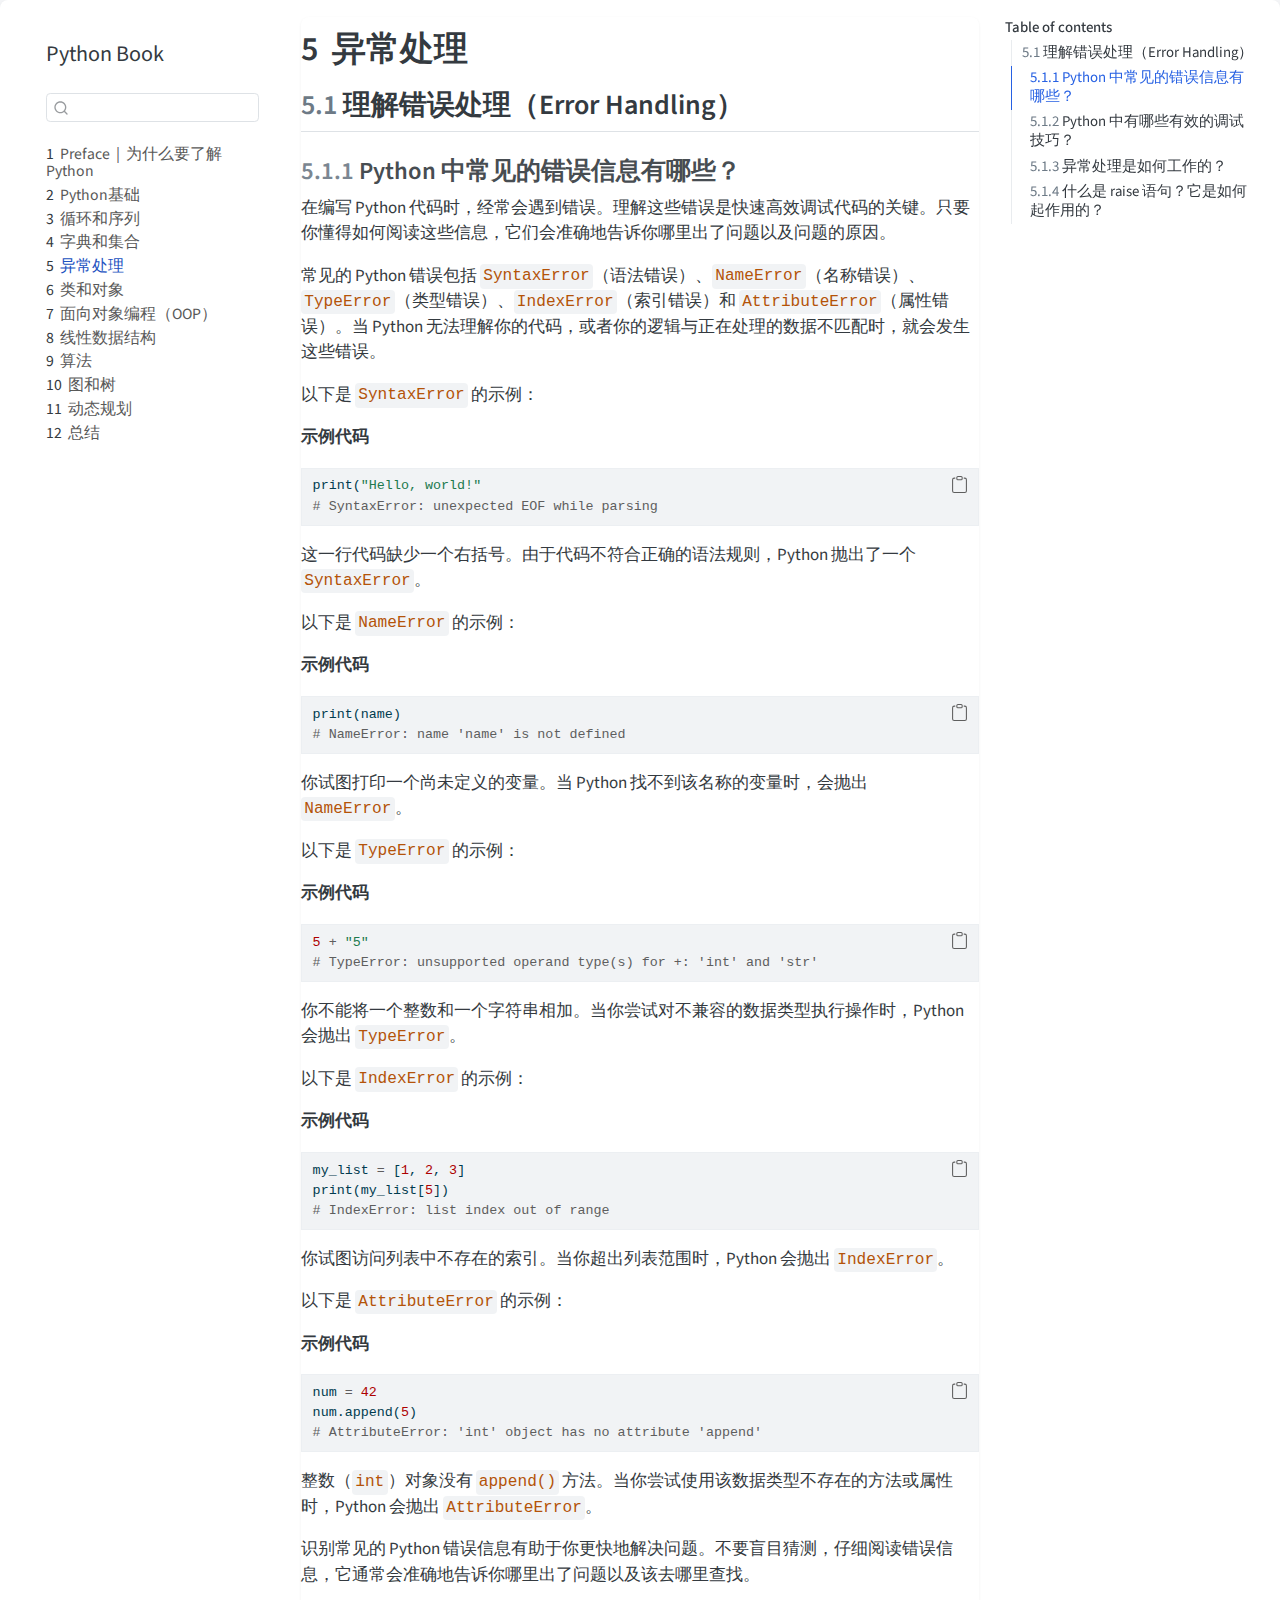
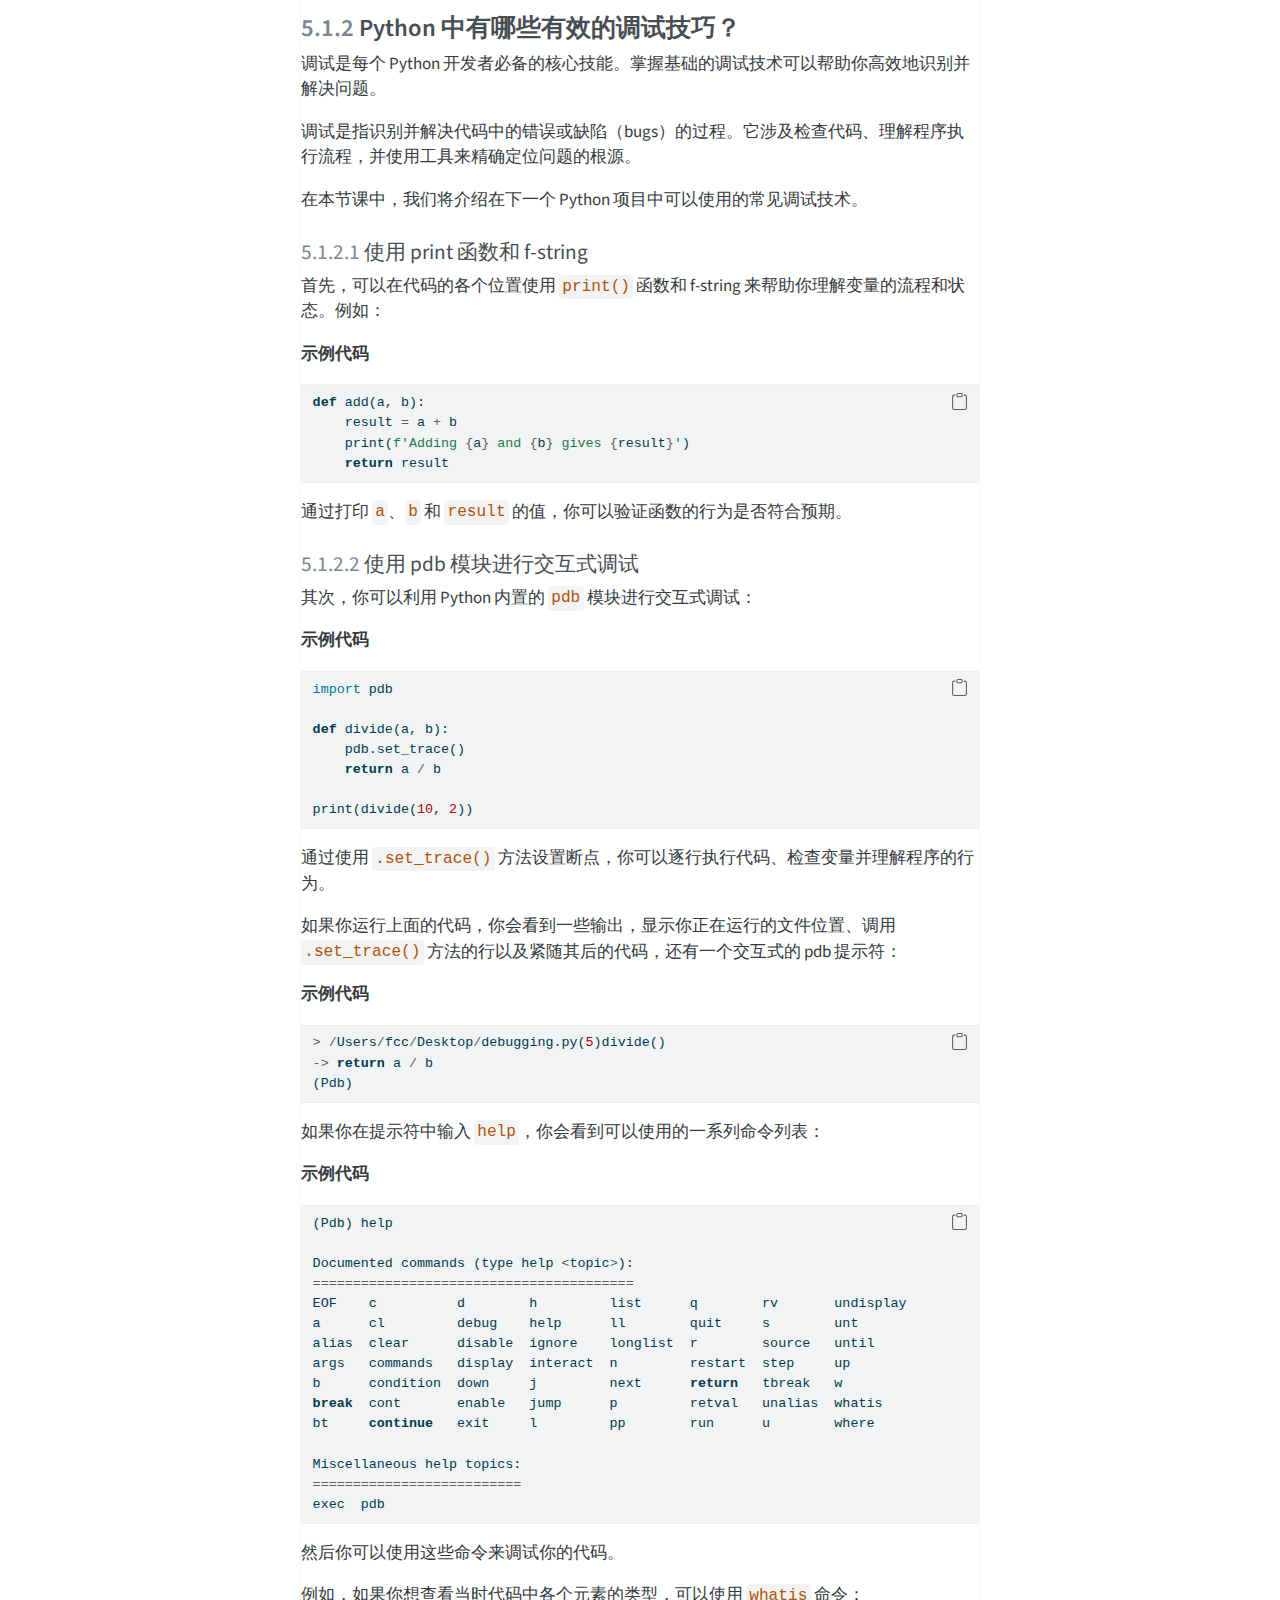
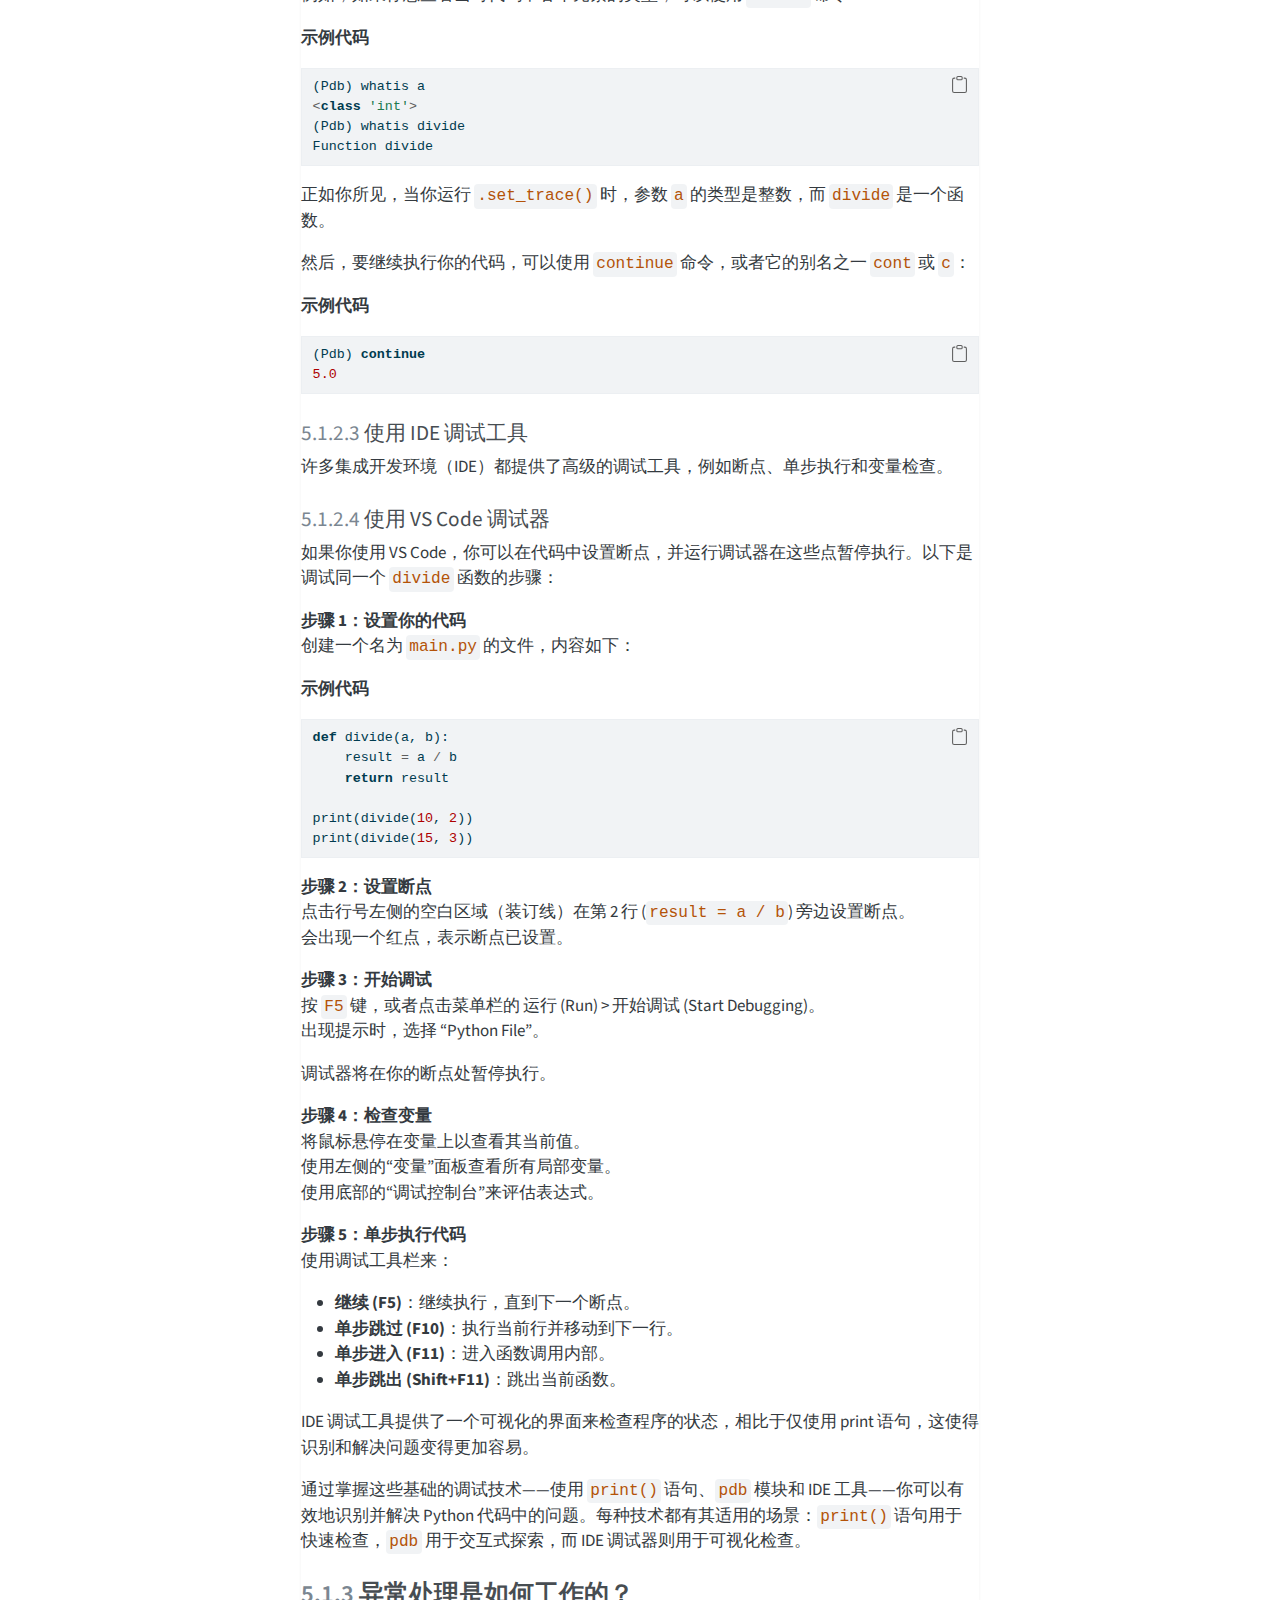
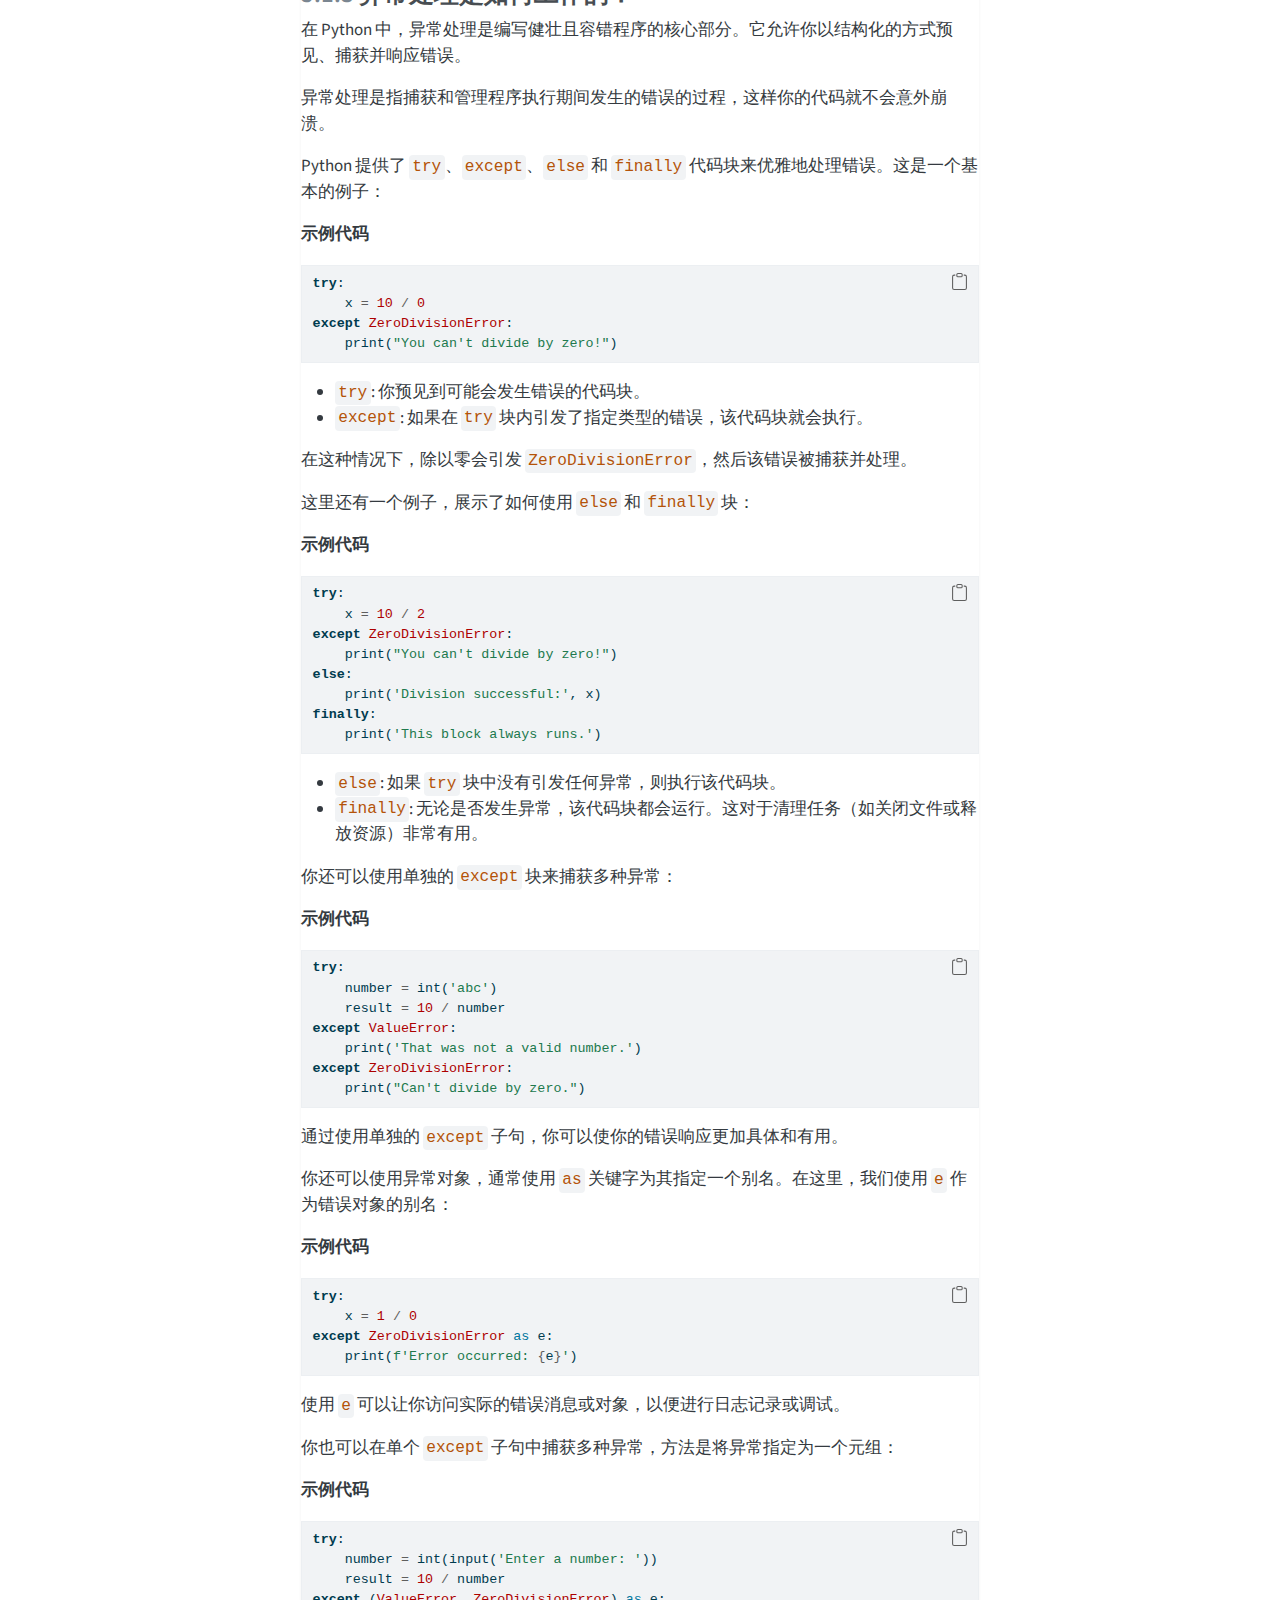
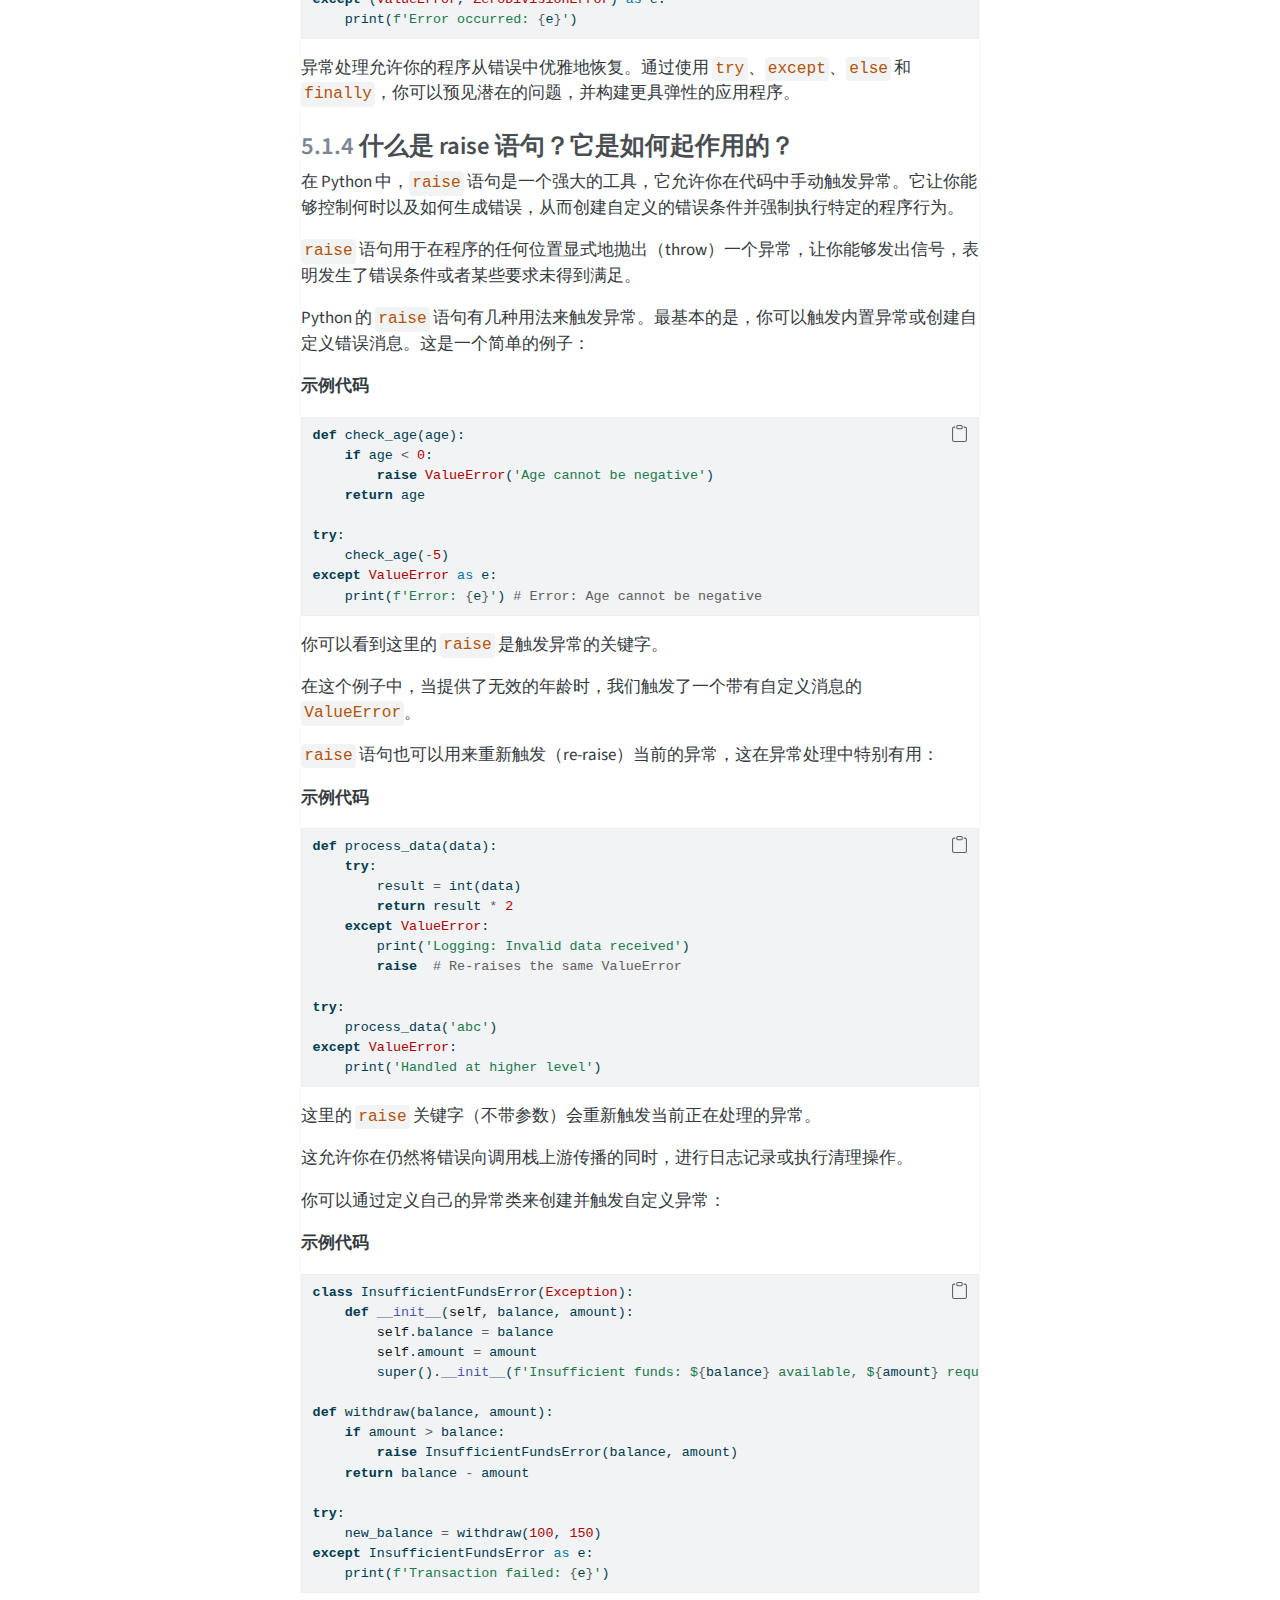
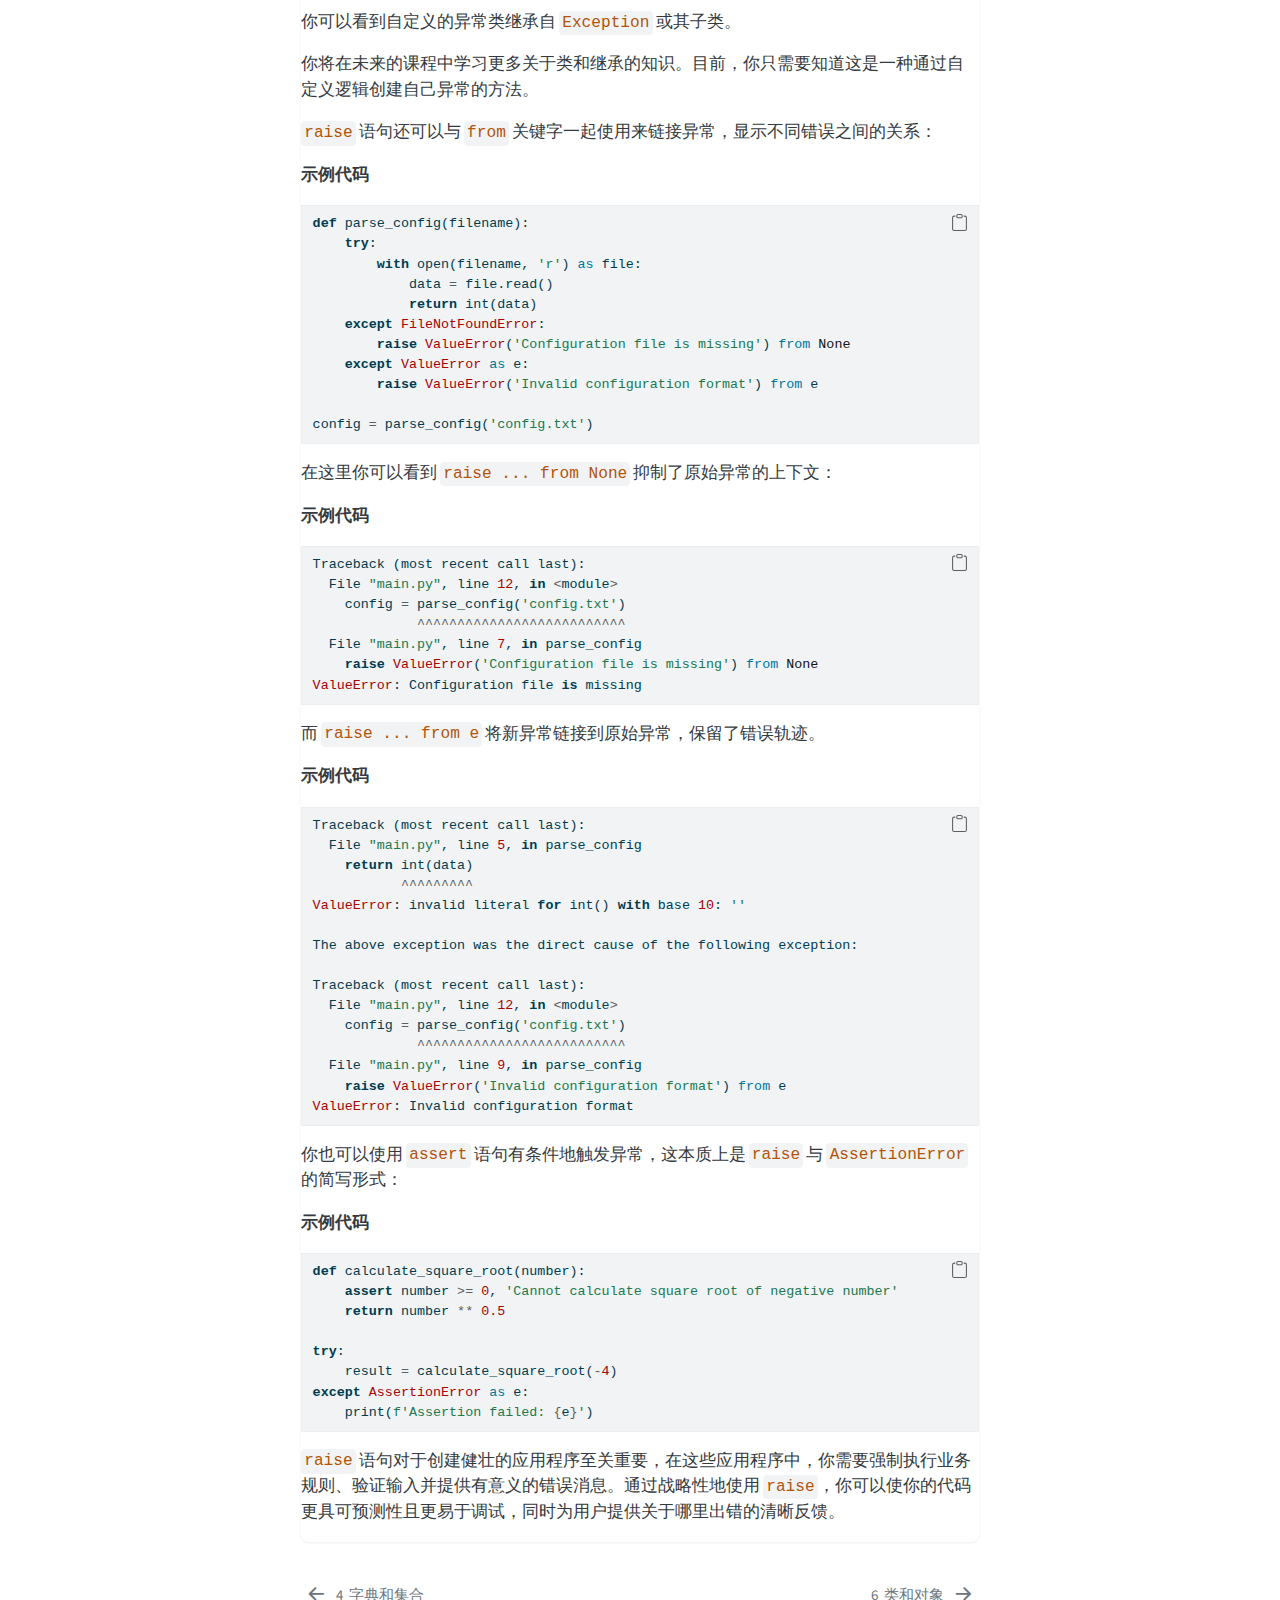
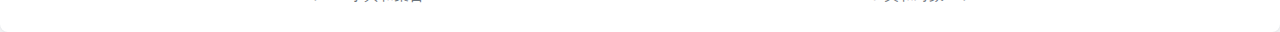
<file: cp_4.html>
<!DOCTYPE html>
<html xmlns="http://www.w3.org/1999/xhtml" lang="en" xml:lang="en"><head>

<meta charset="utf-8">
<meta name="generator" content="quarto-1.8.25">

<meta name="viewport" content="width=device-width, initial-scale=1.0, user-scalable=yes">


<title>5&nbsp; 异常处理 – Python Book</title>
<style>
code{white-space: pre-wrap;}
span.smallcaps{font-variant: small-caps;}
div.columns{display: flex; gap: min(4vw, 1.5em);}
div.column{flex: auto; overflow-x: auto;}
div.hanging-indent{margin-left: 1.5em; text-indent: -1.5em;}
ul.task-list{list-style: none;}
ul.task-list li input[type="checkbox"] {
  width: 0.8em;
  margin: 0 0.8em 0.2em -1em; /* quarto-specific, see https://github.com/quarto-dev/quarto-cli/issues/4556 */ 
  vertical-align: middle;
}
/* CSS for syntax highlighting */
html { -webkit-text-size-adjust: 100%; }
pre > code.sourceCode { white-space: pre; position: relative; }
pre > code.sourceCode > span { display: inline-block; line-height: 1.25; }
pre > code.sourceCode > span:empty { height: 1.2em; }
.sourceCode { overflow: visible; }
code.sourceCode > span { color: inherit; text-decoration: inherit; }
div.sourceCode { margin: 1em 0; }
pre.sourceCode { margin: 0; }
@media screen {
div.sourceCode { overflow: auto; }
}
@media print {
pre > code.sourceCode { white-space: pre-wrap; }
pre > code.sourceCode > span { text-indent: -5em; padding-left: 5em; }
}
pre.numberSource code
  { counter-reset: source-line 0; }
pre.numberSource code > span
  { position: relative; left: -4em; counter-increment: source-line; }
pre.numberSource code > span > a:first-child::before
  { content: counter(source-line);
    position: relative; left: -1em; text-align: right; vertical-align: baseline;
    border: none; display: inline-block;
    -webkit-touch-callout: none; -webkit-user-select: none;
    -khtml-user-select: none; -moz-user-select: none;
    -ms-user-select: none; user-select: none;
    padding: 0 4px; width: 4em;
  }
pre.numberSource { margin-left: 3em;  padding-left: 4px; }
div.sourceCode
  {   }
@media screen {
pre > code.sourceCode > span > a:first-child::before { text-decoration: underline; }
}
</style>


<script src="site_libs/quarto-nav/quarto-nav.js"></script>
<script src="site_libs/quarto-nav/headroom.min.js"></script>
<script src="site_libs/clipboard/clipboard.min.js"></script>
<script src="site_libs/quarto-search/autocomplete.umd.js"></script>
<script src="site_libs/quarto-search/fuse.min.js"></script>
<script src="site_libs/quarto-search/quarto-search.js"></script>
<meta name="quarto:offset" content="./">
<link href="./cp_5.html" rel="next">
<link href="./cp_3.html" rel="prev">
<script src="site_libs/quarto-html/quarto.js" type="module"></script>
<script src="site_libs/quarto-html/tabsets/tabsets.js" type="module"></script>
<script src="site_libs/quarto-html/axe/axe-check.js" type="module"></script>
<script src="site_libs/quarto-html/popper.min.js"></script>
<script src="site_libs/quarto-html/tippy.umd.min.js"></script>
<script src="site_libs/quarto-html/anchor.min.js"></script>
<link href="site_libs/quarto-html/tippy.css" rel="stylesheet">
<link href="site_libs/quarto-html/quarto-syntax-highlighting-7b89279ff1a6dce999919e0e67d4d9ec.css" rel="stylesheet" id="quarto-text-highlighting-styles">
<script src="site_libs/bootstrap/bootstrap.min.js"></script>
<link href="site_libs/bootstrap/bootstrap-icons.css" rel="stylesheet">
<link href="site_libs/bootstrap/bootstrap-5ea8f22911a6df30576a2a25a24cdd7a.min.css" rel="stylesheet" append-hash="true" id="quarto-bootstrap" data-mode="light">
<script id="quarto-search-options" type="application/json">{
  "location": "sidebar",
  "copy-button": false,
  "collapse-after": 3,
  "panel-placement": "start",
  "type": "textbox",
  "limit": 50,
  "keyboard-shortcut": [
    "f",
    "/",
    "s"
  ],
  "show-item-context": false,
  "language": {
    "search-no-results-text": "No results",
    "search-matching-documents-text": "matching documents",
    "search-copy-link-title": "Copy link to search",
    "search-hide-matches-text": "Hide additional matches",
    "search-more-match-text": "more match in this document",
    "search-more-matches-text": "more matches in this document",
    "search-clear-button-title": "Clear",
    "search-text-placeholder": "",
    "search-detached-cancel-button-title": "Cancel",
    "search-submit-button-title": "Submit",
    "search-label": "Search"
  }
}</script>


<link rel="stylesheet" href="styles.css">
</head>

<body class="nav-sidebar floating quarto-light">

<div id="quarto-search-results"></div>
  <header id="quarto-header" class="headroom fixed-top">
  <nav class="quarto-secondary-nav">
    <div class="container-fluid d-flex">
      <button type="button" class="quarto-btn-toggle btn" data-bs-toggle="collapse" role="button" data-bs-target=".quarto-sidebar-collapse-item" aria-controls="quarto-sidebar" aria-expanded="false" aria-label="Toggle sidebar navigation" onclick="if (window.quartoToggleHeadroom) { window.quartoToggleHeadroom(); }">
        <i class="bi bi-layout-text-sidebar-reverse"></i>
      </button>
        <nav class="quarto-page-breadcrumbs" aria-label="breadcrumb"><ol class="breadcrumb"><li class="breadcrumb-item"><a href="./cp_4.html"><span class="chapter-number">5</span>&nbsp; <span class="chapter-title">异常处理</span></a></li></ol></nav>
        <a class="flex-grow-1" role="navigation" data-bs-toggle="collapse" data-bs-target=".quarto-sidebar-collapse-item" aria-controls="quarto-sidebar" aria-expanded="false" aria-label="Toggle sidebar navigation" onclick="if (window.quartoToggleHeadroom) { window.quartoToggleHeadroom(); }">      
        </a>
      <button type="button" class="btn quarto-search-button" aria-label="Search" onclick="window.quartoOpenSearch();">
        <i class="bi bi-search"></i>
      </button>
    </div>
  </nav>
</header>
<!-- content -->
<div id="quarto-content" class="quarto-container page-columns page-rows-contents page-layout-article">
<!-- sidebar -->
  <nav id="quarto-sidebar" class="sidebar collapse collapse-horizontal quarto-sidebar-collapse-item sidebar-navigation floating overflow-auto">
    <div class="pt-lg-2 mt-2 text-left sidebar-header sidebar-header-stacked">
      <a href="./index.html" class="sidebar-logo-link">
      </a>
    <div class="sidebar-title mb-0 py-0">
      <a href="./">Python Book</a> 
    </div>
      </div>
        <div class="mt-2 flex-shrink-0 align-items-center">
        <div class="sidebar-search">
        <div id="quarto-search" class="" title="Search"></div>
        </div>
        </div>
    <div class="sidebar-menu-container"> 
    <ul class="list-unstyled mt-1">
        <li class="sidebar-item">
  <div class="sidebar-item-container"> 
  <a href="./index.html" class="sidebar-item-text sidebar-link">
 <span class="menu-text"><span class="chapter-number">1</span>&nbsp; <span class="chapter-title">Preface｜为什么要了解 Python</span></span></a>
  </div>
</li>
        <li class="sidebar-item">
  <div class="sidebar-item-container"> 
  <a href="./cp_1.html" class="sidebar-item-text sidebar-link">
 <span class="menu-text"><span class="chapter-number">2</span>&nbsp; <span class="chapter-title">Python基础</span></span></a>
  </div>
</li>
        <li class="sidebar-item">
  <div class="sidebar-item-container"> 
  <a href="./cp_2.html" class="sidebar-item-text sidebar-link">
 <span class="menu-text"><span class="chapter-number">3</span>&nbsp; <span class="chapter-title">循环和序列</span></span></a>
  </div>
</li>
        <li class="sidebar-item">
  <div class="sidebar-item-container"> 
  <a href="./cp_3.html" class="sidebar-item-text sidebar-link">
 <span class="menu-text"><span class="chapter-number">4</span>&nbsp; <span class="chapter-title">字典和集合</span></span></a>
  </div>
</li>
        <li class="sidebar-item">
  <div class="sidebar-item-container"> 
  <a href="./cp_4.html" class="sidebar-item-text sidebar-link active">
 <span class="menu-text"><span class="chapter-number">5</span>&nbsp; <span class="chapter-title">异常处理</span></span></a>
  </div>
</li>
        <li class="sidebar-item">
  <div class="sidebar-item-container"> 
  <a href="./cp_5.html" class="sidebar-item-text sidebar-link">
 <span class="menu-text"><span class="chapter-number">6</span>&nbsp; <span class="chapter-title">类和对象</span></span></a>
  </div>
</li>
        <li class="sidebar-item">
  <div class="sidebar-item-container"> 
  <a href="./cp_6.html" class="sidebar-item-text sidebar-link">
 <span class="menu-text"><span class="chapter-number">7</span>&nbsp; <span class="chapter-title">面向对象编程（OOP）</span></span></a>
  </div>
</li>
        <li class="sidebar-item">
  <div class="sidebar-item-container"> 
  <a href="./cp_7.html" class="sidebar-item-text sidebar-link">
 <span class="menu-text"><span class="chapter-number">8</span>&nbsp; <span class="chapter-title">线性数据结构</span></span></a>
  </div>
</li>
        <li class="sidebar-item">
  <div class="sidebar-item-container"> 
  <a href="./cp_8.html" class="sidebar-item-text sidebar-link">
 <span class="menu-text"><span class="chapter-number">9</span>&nbsp; <span class="chapter-title">算法</span></span></a>
  </div>
</li>
        <li class="sidebar-item">
  <div class="sidebar-item-container"> 
  <a href="./cp_9.html" class="sidebar-item-text sidebar-link">
 <span class="menu-text"><span class="chapter-number">10</span>&nbsp; <span class="chapter-title">图和树</span></span></a>
  </div>
</li>
        <li class="sidebar-item">
  <div class="sidebar-item-container"> 
  <a href="./cp_10.html" class="sidebar-item-text sidebar-link">
 <span class="menu-text"><span class="chapter-number">11</span>&nbsp; <span class="chapter-title">动态规划</span></span></a>
  </div>
</li>
        <li class="sidebar-item">
  <div class="sidebar-item-container"> 
  <a href="./summary.html" class="sidebar-item-text sidebar-link">
 <span class="menu-text"><span class="chapter-number">12</span>&nbsp; <span class="chapter-title">总结</span></span></a>
  </div>
</li>
    </ul>
    </div>
</nav>
<div id="quarto-sidebar-glass" class="quarto-sidebar-collapse-item" data-bs-toggle="collapse" data-bs-target=".quarto-sidebar-collapse-item"></div>
<!-- margin-sidebar -->
    <div id="quarto-margin-sidebar" class="sidebar margin-sidebar">
        <nav id="TOC" role="doc-toc" class="toc-active" data-toc-expanded="2">
    <h2 id="toc-title">Table of contents</h2>
   
  <ul>
  <li><a href="#理解错误处理error-handling" id="toc-理解错误处理error-handling" class="nav-link active" data-scroll-target="#理解错误处理error-handling"><span class="header-section-number">5.1</span> 理解错误处理（Error Handling）</a>
  <ul class="collapse">
  <li><a href="#python-中常见的错误信息有哪些" id="toc-python-中常见的错误信息有哪些" class="nav-link" data-scroll-target="#python-中常见的错误信息有哪些"><span class="header-section-number">5.1.1</span> Python 中常见的错误信息有哪些？</a></li>
  <li><a href="#python-中有哪些有效的调试技巧" id="toc-python-中有哪些有效的调试技巧" class="nav-link" data-scroll-target="#python-中有哪些有效的调试技巧"><span class="header-section-number">5.1.2</span> Python 中有哪些有效的调试技巧？</a></li>
  <li><a href="#异常处理是如何工作的" id="toc-异常处理是如何工作的" class="nav-link" data-scroll-target="#异常处理是如何工作的"><span class="header-section-number">5.1.3</span> 异常处理是如何工作的？</a></li>
  <li><a href="#什么是-raise-语句它是如何起作用的" id="toc-什么是-raise-语句它是如何起作用的" class="nav-link" data-scroll-target="#什么是-raise-语句它是如何起作用的"><span class="header-section-number">5.1.4</span> 什么是 raise 语句？它是如何起作用的？</a></li>
  </ul></li>
  </ul>
</nav>
    </div>
<!-- main -->
<main class="content" id="quarto-document-content">

<header id="title-block-header" class="quarto-title-block default">
<div class="quarto-title">
<h1 class="title"><span class="chapter-number">5</span>&nbsp; <span class="chapter-title">异常处理</span></h1>
</div>



<div class="quarto-title-meta">

    
  
    
  </div>
  


</header>


<section id="理解错误处理error-handling" class="level2" data-number="5.1">
<h2 data-number="5.1" class="anchored" data-anchor-id="理解错误处理error-handling"><span class="header-section-number">5.1</span> 理解错误处理（Error Handling）</h2>
<section id="python-中常见的错误信息有哪些" class="level3" data-number="5.1.1">
<h3 data-number="5.1.1" class="anchored" data-anchor-id="python-中常见的错误信息有哪些"><span class="header-section-number">5.1.1</span> Python 中常见的错误信息有哪些？</h3>
<p>在编写 Python 代码时，经常会遇到错误。理解这些错误是快速高效调试代码的关键。只要你懂得如何阅读这些信息，它们会准确地告诉你哪里出了问题以及问题的原因。</p>
<p>常见的 Python 错误包括 <code>SyntaxError</code>（语法错误）、<code>NameError</code>（名称错误）、<code>TypeError</code>（类型错误）、<code>IndexError</code>（索引错误）和 <code>AttributeError</code>（属性错误）。当 Python 无法理解你的代码，或者你的逻辑与正在处理的数据不匹配时，就会发生这些错误。</p>
<p>以下是 <code>SyntaxError</code> 的示例：</p>
<p><strong>示例代码</strong></p>
<div class="code-copy-outer-scaffold"><div class="sourceCode" id="cb1"><pre class="sourceCode python code-with-copy"><code class="sourceCode python"><span id="cb1-1"><a href="#cb1-1" aria-hidden="true" tabindex="-1"></a><span class="bu">print</span>(<span class="st">"Hello, world!"</span></span>
<span id="cb1-2"><a href="#cb1-2" aria-hidden="true" tabindex="-1"></a><span class="co"># SyntaxError: unexpected EOF while parsing</span></span></code></pre></div><button title="Copy to Clipboard" class="code-copy-button"><i class="bi"></i></button></div>
<p>这一行代码缺少一个右括号。由于代码不符合正确的语法规则，Python 抛出了一个 <code>SyntaxError</code>。</p>
<p>以下是 <code>NameError</code> 的示例：</p>
<p><strong>示例代码</strong></p>
<div class="code-copy-outer-scaffold"><div class="sourceCode" id="cb2"><pre class="sourceCode python code-with-copy"><code class="sourceCode python"><span id="cb2-1"><a href="#cb2-1" aria-hidden="true" tabindex="-1"></a><span class="bu">print</span>(name)</span>
<span id="cb2-2"><a href="#cb2-2" aria-hidden="true" tabindex="-1"></a><span class="co"># NameError: name 'name' is not defined</span></span></code></pre></div><button title="Copy to Clipboard" class="code-copy-button"><i class="bi"></i></button></div>
<p>你试图打印一个尚未定义的变量。当 Python 找不到该名称的变量时，会抛出 <code>NameError</code>。</p>
<p>以下是 <code>TypeError</code> 的示例：</p>
<p><strong>示例代码</strong></p>
<div class="code-copy-outer-scaffold"><div class="sourceCode" id="cb3"><pre class="sourceCode python code-with-copy"><code class="sourceCode python"><span id="cb3-1"><a href="#cb3-1" aria-hidden="true" tabindex="-1"></a><span class="dv">5</span> <span class="op">+</span> <span class="st">"5"</span></span>
<span id="cb3-2"><a href="#cb3-2" aria-hidden="true" tabindex="-1"></a><span class="co"># TypeError: unsupported operand type(s) for +: 'int' and 'str'</span></span></code></pre></div><button title="Copy to Clipboard" class="code-copy-button"><i class="bi"></i></button></div>
<p>你不能将一个整数和一个字符串相加。当你尝试对不兼容的数据类型执行操作时，Python 会抛出 <code>TypeError</code>。</p>
<p>以下是 <code>IndexError</code> 的示例：</p>
<p><strong>示例代码</strong></p>
<div class="code-copy-outer-scaffold"><div class="sourceCode" id="cb4"><pre class="sourceCode python code-with-copy"><code class="sourceCode python"><span id="cb4-1"><a href="#cb4-1" aria-hidden="true" tabindex="-1"></a>my_list <span class="op">=</span> [<span class="dv">1</span>, <span class="dv">2</span>, <span class="dv">3</span>]</span>
<span id="cb4-2"><a href="#cb4-2" aria-hidden="true" tabindex="-1"></a><span class="bu">print</span>(my_list[<span class="dv">5</span>])</span>
<span id="cb4-3"><a href="#cb4-3" aria-hidden="true" tabindex="-1"></a><span class="co"># IndexError: list index out of range</span></span></code></pre></div><button title="Copy to Clipboard" class="code-copy-button"><i class="bi"></i></button></div>
<p>你试图访问列表中不存在的索引。当你超出列表范围时，Python 会抛出 <code>IndexError</code>。</p>
<p>以下是 <code>AttributeError</code> 的示例：</p>
<p><strong>示例代码</strong></p>
<div class="code-copy-outer-scaffold"><div class="sourceCode" id="cb5"><pre class="sourceCode python code-with-copy"><code class="sourceCode python"><span id="cb5-1"><a href="#cb5-1" aria-hidden="true" tabindex="-1"></a>num <span class="op">=</span> <span class="dv">42</span></span>
<span id="cb5-2"><a href="#cb5-2" aria-hidden="true" tabindex="-1"></a>num.append(<span class="dv">5</span>)</span>
<span id="cb5-3"><a href="#cb5-3" aria-hidden="true" tabindex="-1"></a><span class="co"># AttributeError: 'int' object has no attribute 'append'</span></span></code></pre></div><button title="Copy to Clipboard" class="code-copy-button"><i class="bi"></i></button></div>
<p>整数（<code>int</code>）对象没有 <code>append()</code> 方法。当你尝试使用该数据类型不存在的方法或属性时，Python 会抛出 <code>AttributeError</code>。</p>
<p>识别常见的 Python 错误信息有助于你更快地解决问题。不要盲目猜测，仔细阅读错误信息，它通常会准确地告诉你哪里出了问题以及该去哪里查找。</p>
</section>
<section id="python-中有哪些有效的调试技巧" class="level3" data-number="5.1.2">
<h3 data-number="5.1.2" class="anchored" data-anchor-id="python-中有哪些有效的调试技巧"><span class="header-section-number">5.1.2</span> Python 中有哪些有效的调试技巧？</h3>
<p>调试是每个 Python 开发者必备的核心技能。掌握基础的调试技术可以帮助你高效地识别并解决问题。</p>
<p>调试是指识别并解决代码中的错误或缺陷（bugs）的过程。它涉及检查代码、理解程序执行流程，并使用工具来精确定位问题的根源。</p>
<p>在本节课中，我们将介绍在下一个 Python 项目中可以使用的常见调试技术。</p>
<section id="使用-print-函数和-f-string" class="level4" data-number="5.1.2.1">
<h4 data-number="5.1.2.1" class="anchored" data-anchor-id="使用-print-函数和-f-string"><span class="header-section-number">5.1.2.1</span> 使用 print 函数和 f-string</h4>
<p>首先，可以在代码的各个位置使用 <code>print()</code> 函数和 f-string 来帮助你理解变量的流程和状态。例如：</p>
<p><strong>示例代码</strong></p>
<div class="code-copy-outer-scaffold"><div class="sourceCode" id="cb6"><pre class="sourceCode python code-with-copy"><code class="sourceCode python"><span id="cb6-1"><a href="#cb6-1" aria-hidden="true" tabindex="-1"></a><span class="kw">def</span> add(a, b):</span>
<span id="cb6-2"><a href="#cb6-2" aria-hidden="true" tabindex="-1"></a>    result <span class="op">=</span> a <span class="op">+</span> b</span>
<span id="cb6-3"><a href="#cb6-3" aria-hidden="true" tabindex="-1"></a>    <span class="bu">print</span>(<span class="ss">f'Adding </span><span class="sc">{</span>a<span class="sc">}</span><span class="ss"> and </span><span class="sc">{</span>b<span class="sc">}</span><span class="ss"> gives </span><span class="sc">{</span>result<span class="sc">}</span><span class="ss">'</span>)</span>
<span id="cb6-4"><a href="#cb6-4" aria-hidden="true" tabindex="-1"></a>    <span class="cf">return</span> result</span></code></pre></div><button title="Copy to Clipboard" class="code-copy-button"><i class="bi"></i></button></div>
<p>通过打印 <code>a</code>、<code>b</code> 和 <code>result</code> 的值，你可以验证函数的行为是否符合预期。</p>
</section>
<section id="使用-pdb-模块进行交互式调试" class="level4" data-number="5.1.2.2">
<h4 data-number="5.1.2.2" class="anchored" data-anchor-id="使用-pdb-模块进行交互式调试"><span class="header-section-number">5.1.2.2</span> 使用 pdb 模块进行交互式调试</h4>
<p>其次，你可以利用 Python 内置的 <code>pdb</code> 模块进行交互式调试：</p>
<p><strong>示例代码</strong></p>
<div class="code-copy-outer-scaffold"><div class="sourceCode" id="cb7"><pre class="sourceCode python code-with-copy"><code class="sourceCode python"><span id="cb7-1"><a href="#cb7-1" aria-hidden="true" tabindex="-1"></a><span class="im">import</span> pdb</span>
<span id="cb7-2"><a href="#cb7-2" aria-hidden="true" tabindex="-1"></a></span>
<span id="cb7-3"><a href="#cb7-3" aria-hidden="true" tabindex="-1"></a><span class="kw">def</span> divide(a, b):</span>
<span id="cb7-4"><a href="#cb7-4" aria-hidden="true" tabindex="-1"></a>    pdb.set_trace()</span>
<span id="cb7-5"><a href="#cb7-5" aria-hidden="true" tabindex="-1"></a>    <span class="cf">return</span> a <span class="op">/</span> b</span>
<span id="cb7-6"><a href="#cb7-6" aria-hidden="true" tabindex="-1"></a></span>
<span id="cb7-7"><a href="#cb7-7" aria-hidden="true" tabindex="-1"></a><span class="bu">print</span>(divide(<span class="dv">10</span>, <span class="dv">2</span>))</span></code></pre></div><button title="Copy to Clipboard" class="code-copy-button"><i class="bi"></i></button></div>
<p>通过使用 <code>.set_trace()</code> 方法设置断点，你可以逐行执行代码、检查变量并理解程序的行为。</p>
<p>如果你运行上面的代码，你会看到一些输出，显示你正在运行的文件位置、调用 <code>.set_trace()</code> 方法的行以及紧随其后的代码，还有一个交互式的 pdb 提示符：</p>
<p><strong>示例代码</strong></p>
<div class="code-copy-outer-scaffold"><div class="sourceCode" id="cb8"><pre class="sourceCode python code-with-copy"><code class="sourceCode python"><span id="cb8-1"><a href="#cb8-1" aria-hidden="true" tabindex="-1"></a><span class="op">&gt;</span> <span class="op">/</span>Users<span class="op">/</span>fcc<span class="op">/</span>Desktop<span class="op">/</span>debugging.py(<span class="dv">5</span>)divide()</span>
<span id="cb8-2"><a href="#cb8-2" aria-hidden="true" tabindex="-1"></a><span class="op">-&gt;</span> <span class="cf">return</span> a <span class="op">/</span> b</span>
<span id="cb8-3"><a href="#cb8-3" aria-hidden="true" tabindex="-1"></a>(Pdb)</span></code></pre></div><button title="Copy to Clipboard" class="code-copy-button"><i class="bi"></i></button></div>
<p>如果你在提示符中输入 <code>help</code>，你会看到可以使用的一系列命令列表：</p>
<p><strong>示例代码</strong></p>
<div class="code-copy-outer-scaffold"><div class="sourceCode" id="cb9"><pre class="sourceCode python code-with-copy"><code class="sourceCode python"><span id="cb9-1"><a href="#cb9-1" aria-hidden="true" tabindex="-1"></a>(Pdb) <span class="bu">help</span></span>
<span id="cb9-2"><a href="#cb9-2" aria-hidden="true" tabindex="-1"></a></span>
<span id="cb9-3"><a href="#cb9-3" aria-hidden="true" tabindex="-1"></a>Documented commands (<span class="bu">type</span> <span class="bu">help</span> <span class="op">&lt;</span>topic<span class="op">&gt;</span>):</span>
<span id="cb9-4"><a href="#cb9-4" aria-hidden="true" tabindex="-1"></a><span class="op">========================================</span></span>
<span id="cb9-5"><a href="#cb9-5" aria-hidden="true" tabindex="-1"></a>EOF    c          d        h         <span class="bu">list</span>      q        rv       undisplay</span>
<span id="cb9-6"><a href="#cb9-6" aria-hidden="true" tabindex="-1"></a>a      cl         debug    <span class="bu">help</span>      ll        quit     s        unt      </span>
<span id="cb9-7"><a href="#cb9-7" aria-hidden="true" tabindex="-1"></a>alias  clear      disable  ignore    longlist  r        source   until    </span>
<span id="cb9-8"><a href="#cb9-8" aria-hidden="true" tabindex="-1"></a>args   commands   display  interact  n         restart  step     up       </span>
<span id="cb9-9"><a href="#cb9-9" aria-hidden="true" tabindex="-1"></a>b      condition  down     j         <span class="bu">next</span>      <span class="cf">return</span>   tbreak   w        </span>
<span id="cb9-10"><a href="#cb9-10" aria-hidden="true" tabindex="-1"></a><span class="cf">break</span>  cont       enable   jump      p         retval   unalias  whatis   </span>
<span id="cb9-11"><a href="#cb9-11" aria-hidden="true" tabindex="-1"></a>bt     <span class="cf">continue</span>   exit     l         pp        run      u        where    </span>
<span id="cb9-12"><a href="#cb9-12" aria-hidden="true" tabindex="-1"></a></span>
<span id="cb9-13"><a href="#cb9-13" aria-hidden="true" tabindex="-1"></a>Miscellaneous <span class="bu">help</span> topics:</span>
<span id="cb9-14"><a href="#cb9-14" aria-hidden="true" tabindex="-1"></a><span class="op">==========================</span></span>
<span id="cb9-15"><a href="#cb9-15" aria-hidden="true" tabindex="-1"></a><span class="bu">exec</span>  pdb</span></code></pre></div><button title="Copy to Clipboard" class="code-copy-button"><i class="bi"></i></button></div>
<p>然后你可以使用这些命令来调试你的代码。</p>
<p>例如，如果你想查看当时代码中各个元素的类型，可以使用 <code>whatis</code> 命令：</p>
<p><strong>示例代码</strong></p>
<div class="code-copy-outer-scaffold"><div class="sourceCode" id="cb10"><pre class="sourceCode python code-with-copy"><code class="sourceCode python"><span id="cb10-1"><a href="#cb10-1" aria-hidden="true" tabindex="-1"></a>(Pdb) whatis a</span>
<span id="cb10-2"><a href="#cb10-2" aria-hidden="true" tabindex="-1"></a><span class="op">&lt;</span><span class="kw">class</span> <span class="st">'int'</span><span class="op">&gt;</span></span>
<span id="cb10-3"><a href="#cb10-3" aria-hidden="true" tabindex="-1"></a>(Pdb) whatis divide</span>
<span id="cb10-4"><a href="#cb10-4" aria-hidden="true" tabindex="-1"></a>Function divide</span></code></pre></div><button title="Copy to Clipboard" class="code-copy-button"><i class="bi"></i></button></div>
<p>正如你所见，当你运行 <code>.set_trace()</code> 时，参数 <code>a</code> 的类型是整数，而 <code>divide</code> 是一个函数。</p>
<p>然后，要继续执行你的代码，可以使用 <code>continue</code> 命令，或者它的别名之一 <code>cont</code> 或 <code>c</code>：</p>
<p><strong>示例代码</strong></p>
<div class="code-copy-outer-scaffold"><div class="sourceCode" id="cb11"><pre class="sourceCode python code-with-copy"><code class="sourceCode python"><span id="cb11-1"><a href="#cb11-1" aria-hidden="true" tabindex="-1"></a>(Pdb) <span class="cf">continue</span></span>
<span id="cb11-2"><a href="#cb11-2" aria-hidden="true" tabindex="-1"></a><span class="fl">5.0</span></span></code></pre></div><button title="Copy to Clipboard" class="code-copy-button"><i class="bi"></i></button></div>
</section>
<section id="使用-ide-调试工具" class="level4" data-number="5.1.2.3">
<h4 data-number="5.1.2.3" class="anchored" data-anchor-id="使用-ide-调试工具"><span class="header-section-number">5.1.2.3</span> 使用 IDE 调试工具</h4>
<p>许多集成开发环境（IDE）都提供了高级的调试工具，例如断点、单步执行和变量检查。</p>
</section>
<section id="使用-vs-code-调试器" class="level4" data-number="5.1.2.4">
<h4 data-number="5.1.2.4" class="anchored" data-anchor-id="使用-vs-code-调试器"><span class="header-section-number">5.1.2.4</span> 使用 VS Code 调试器</h4>
<p>如果你使用 VS Code，你可以在代码中设置断点，并运行调试器在这些点暂停执行。以下是调试同一个 <code>divide</code> 函数的步骤：</p>
<p><strong>步骤 1：设置你的代码</strong><br>
创建一个名为 <code>main.py</code> 的文件，内容如下：</p>
<p><strong>示例代码</strong></p>
<div class="code-copy-outer-scaffold"><div class="sourceCode" id="cb12"><pre class="sourceCode python code-with-copy"><code class="sourceCode python"><span id="cb12-1"><a href="#cb12-1" aria-hidden="true" tabindex="-1"></a><span class="kw">def</span> divide(a, b):</span>
<span id="cb12-2"><a href="#cb12-2" aria-hidden="true" tabindex="-1"></a>    result <span class="op">=</span> a <span class="op">/</span> b</span>
<span id="cb12-3"><a href="#cb12-3" aria-hidden="true" tabindex="-1"></a>    <span class="cf">return</span> result</span>
<span id="cb12-4"><a href="#cb12-4" aria-hidden="true" tabindex="-1"></a></span>
<span id="cb12-5"><a href="#cb12-5" aria-hidden="true" tabindex="-1"></a><span class="bu">print</span>(divide(<span class="dv">10</span>, <span class="dv">2</span>))</span>
<span id="cb12-6"><a href="#cb12-6" aria-hidden="true" tabindex="-1"></a><span class="bu">print</span>(divide(<span class="dv">15</span>, <span class="dv">3</span>))</span></code></pre></div><button title="Copy to Clipboard" class="code-copy-button"><i class="bi"></i></button></div>
<p><strong>步骤 2：设置断点</strong><br>
点击行号左侧的空白区域（装订线）在第 2 行 (<code>result = a / b</code>) 旁边设置断点。<br>
会出现一个红点，表示断点已设置。</p>
<p><strong>步骤 3：开始调试</strong><br>
按 <code>F5</code> 键，或者点击菜单栏的 运行 (Run) &gt; 开始调试 (Start Debugging)。<br>
出现提示时，选择 “Python File”。</p>
<p>调试器将在你的断点处暂停执行。</p>
<p><strong>步骤 4：检查变量</strong><br>
将鼠标悬停在变量上以查看其当前值。<br>
使用左侧的“变量”面板查看所有局部变量。<br>
使用底部的“调试控制台”来评估表达式。</p>
<p><strong>步骤 5：单步执行代码</strong><br>
使用调试工具栏来：</p>
<ul>
<li><strong>继续 (F5)</strong>：继续执行，直到下一个断点。</li>
<li><strong>单步跳过 (F10)</strong>：执行当前行并移动到下一行。</li>
<li><strong>单步进入 (F11)</strong>：进入函数调用内部。</li>
<li><strong>单步跳出 (Shift+F11)</strong>：跳出当前函数。</li>
</ul>
<p>IDE 调试工具提供了一个可视化的界面来检查程序的状态，相比于仅使用 print 语句，这使得识别和解决问题变得更加容易。</p>
<p>通过掌握这些基础的调试技术——使用 <code>print()</code> 语句、<code>pdb</code> 模块和 IDE 工具——你可以有效地识别并解决 Python 代码中的问题。每种技术都有其适用的场景：<code>print()</code> 语句用于快速检查，<code>pdb</code> 用于交互式探索，而 IDE 调试器则用于可视化检查。</p>
</section>
</section>
<section id="异常处理是如何工作的" class="level3" data-number="5.1.3">
<h3 data-number="5.1.3" class="anchored" data-anchor-id="异常处理是如何工作的"><span class="header-section-number">5.1.3</span> 异常处理是如何工作的？</h3>
<p>在 Python 中，异常处理是编写健壮且容错程序的核心部分。它允许你以结构化的方式预见、捕获并响应错误。</p>
<p>异常处理是指捕获和管理程序执行期间发生的错误的过程，这样你的代码就不会意外崩溃。</p>
<p>Python 提供了 <code>try</code>、<code>except</code>、<code>else</code> 和 <code>finally</code> 代码块来优雅地处理错误。这是一个基本的例子：</p>
<p><strong>示例代码</strong></p>
<div class="code-copy-outer-scaffold"><div class="sourceCode" id="cb13"><pre class="sourceCode python code-with-copy"><code class="sourceCode python"><span id="cb13-1"><a href="#cb13-1" aria-hidden="true" tabindex="-1"></a><span class="cf">try</span>:</span>
<span id="cb13-2"><a href="#cb13-2" aria-hidden="true" tabindex="-1"></a>    x <span class="op">=</span> <span class="dv">10</span> <span class="op">/</span> <span class="dv">0</span></span>
<span id="cb13-3"><a href="#cb13-3" aria-hidden="true" tabindex="-1"></a><span class="cf">except</span> <span class="pp">ZeroDivisionError</span>:</span>
<span id="cb13-4"><a href="#cb13-4" aria-hidden="true" tabindex="-1"></a>    <span class="bu">print</span>(<span class="st">"You can't divide by zero!"</span>)</span></code></pre></div><button title="Copy to Clipboard" class="code-copy-button"><i class="bi"></i></button></div>
<ul>
<li><code>try</code>: 你预见到可能会发生错误的代码块。</li>
<li><code>except</code>: 如果在 <code>try</code> 块内引发了指定类型的错误，该代码块就会执行。</li>
</ul>
<p>在这种情况下，除以零会引发 <code>ZeroDivisionError</code>，然后该错误被捕获并处理。</p>
<p>这里还有一个例子，展示了如何使用 <code>else</code> 和 <code>finally</code> 块：</p>
<p><strong>示例代码</strong></p>
<div class="code-copy-outer-scaffold"><div class="sourceCode" id="cb14"><pre class="sourceCode python code-with-copy"><code class="sourceCode python"><span id="cb14-1"><a href="#cb14-1" aria-hidden="true" tabindex="-1"></a><span class="cf">try</span>:</span>
<span id="cb14-2"><a href="#cb14-2" aria-hidden="true" tabindex="-1"></a>    x <span class="op">=</span> <span class="dv">10</span> <span class="op">/</span> <span class="dv">2</span></span>
<span id="cb14-3"><a href="#cb14-3" aria-hidden="true" tabindex="-1"></a><span class="cf">except</span> <span class="pp">ZeroDivisionError</span>:</span>
<span id="cb14-4"><a href="#cb14-4" aria-hidden="true" tabindex="-1"></a>    <span class="bu">print</span>(<span class="st">"You can't divide by zero!"</span>)</span>
<span id="cb14-5"><a href="#cb14-5" aria-hidden="true" tabindex="-1"></a><span class="cf">else</span>:</span>
<span id="cb14-6"><a href="#cb14-6" aria-hidden="true" tabindex="-1"></a>    <span class="bu">print</span>(<span class="st">'Division successful:'</span>, x)</span>
<span id="cb14-7"><a href="#cb14-7" aria-hidden="true" tabindex="-1"></a><span class="cf">finally</span>:</span>
<span id="cb14-8"><a href="#cb14-8" aria-hidden="true" tabindex="-1"></a>    <span class="bu">print</span>(<span class="st">'This block always runs.'</span>)</span></code></pre></div><button title="Copy to Clipboard" class="code-copy-button"><i class="bi"></i></button></div>
<ul>
<li><code>else</code>: 如果 <code>try</code> 块中没有引发任何异常，则执行该代码块。</li>
<li><code>finally</code>: 无论是否发生异常，该代码块都会运行。这对于清理任务（如关闭文件或释放资源）非常有用。</li>
</ul>
<p>你还可以使用单独的 <code>except</code> 块来捕获多种异常：</p>
<p><strong>示例代码</strong></p>
<div class="code-copy-outer-scaffold"><div class="sourceCode" id="cb15"><pre class="sourceCode python code-with-copy"><code class="sourceCode python"><span id="cb15-1"><a href="#cb15-1" aria-hidden="true" tabindex="-1"></a><span class="cf">try</span>:</span>
<span id="cb15-2"><a href="#cb15-2" aria-hidden="true" tabindex="-1"></a>    number <span class="op">=</span> <span class="bu">int</span>(<span class="st">'abc'</span>)</span>
<span id="cb15-3"><a href="#cb15-3" aria-hidden="true" tabindex="-1"></a>    result <span class="op">=</span> <span class="dv">10</span> <span class="op">/</span> number</span>
<span id="cb15-4"><a href="#cb15-4" aria-hidden="true" tabindex="-1"></a><span class="cf">except</span> <span class="pp">ValueError</span>:</span>
<span id="cb15-5"><a href="#cb15-5" aria-hidden="true" tabindex="-1"></a>    <span class="bu">print</span>(<span class="st">'That was not a valid number.'</span>)</span>
<span id="cb15-6"><a href="#cb15-6" aria-hidden="true" tabindex="-1"></a><span class="cf">except</span> <span class="pp">ZeroDivisionError</span>:</span>
<span id="cb15-7"><a href="#cb15-7" aria-hidden="true" tabindex="-1"></a>    <span class="bu">print</span>(<span class="st">"Can't divide by zero."</span>)</span></code></pre></div><button title="Copy to Clipboard" class="code-copy-button"><i class="bi"></i></button></div>
<p>通过使用单独的 <code>except</code> 子句，你可以使你的错误响应更加具体和有用。</p>
<p>你还可以使用异常对象，通常使用 <code>as</code> 关键字为其指定一个别名。在这里，我们使用 <code>e</code> 作为错误对象的别名：</p>
<p><strong>示例代码</strong></p>
<div class="code-copy-outer-scaffold"><div class="sourceCode" id="cb16"><pre class="sourceCode python code-with-copy"><code class="sourceCode python"><span id="cb16-1"><a href="#cb16-1" aria-hidden="true" tabindex="-1"></a><span class="cf">try</span>:</span>
<span id="cb16-2"><a href="#cb16-2" aria-hidden="true" tabindex="-1"></a>    x <span class="op">=</span> <span class="dv">1</span> <span class="op">/</span> <span class="dv">0</span></span>
<span id="cb16-3"><a href="#cb16-3" aria-hidden="true" tabindex="-1"></a><span class="cf">except</span> <span class="pp">ZeroDivisionError</span> <span class="im">as</span> e:</span>
<span id="cb16-4"><a href="#cb16-4" aria-hidden="true" tabindex="-1"></a>    <span class="bu">print</span>(<span class="ss">f'Error occurred: </span><span class="sc">{</span>e<span class="sc">}</span><span class="ss">'</span>)</span></code></pre></div><button title="Copy to Clipboard" class="code-copy-button"><i class="bi"></i></button></div>
<p>使用 <code>e</code> 可以让你访问实际的错误消息或对象，以便进行日志记录或调试。</p>
<p>你也可以在单个 <code>except</code> 子句中捕获多种异常，方法是将异常指定为一个元组：</p>
<p><strong>示例代码</strong></p>
<div class="code-copy-outer-scaffold"><div class="sourceCode" id="cb17"><pre class="sourceCode python code-with-copy"><code class="sourceCode python"><span id="cb17-1"><a href="#cb17-1" aria-hidden="true" tabindex="-1"></a><span class="cf">try</span>:</span>
<span id="cb17-2"><a href="#cb17-2" aria-hidden="true" tabindex="-1"></a>    number <span class="op">=</span> <span class="bu">int</span>(<span class="bu">input</span>(<span class="st">'Enter a number: '</span>))</span>
<span id="cb17-3"><a href="#cb17-3" aria-hidden="true" tabindex="-1"></a>    result <span class="op">=</span> <span class="dv">10</span> <span class="op">/</span> number</span>
<span id="cb17-4"><a href="#cb17-4" aria-hidden="true" tabindex="-1"></a><span class="cf">except</span> (<span class="pp">ValueError</span>, <span class="pp">ZeroDivisionError</span>) <span class="im">as</span> e:</span>
<span id="cb17-5"><a href="#cb17-5" aria-hidden="true" tabindex="-1"></a>    <span class="bu">print</span>(<span class="ss">f'Error occurred: </span><span class="sc">{</span>e<span class="sc">}</span><span class="ss">'</span>)</span></code></pre></div><button title="Copy to Clipboard" class="code-copy-button"><i class="bi"></i></button></div>
<p>异常处理允许你的程序从错误中优雅地恢复。通过使用 <code>try</code>、<code>except</code>、<code>else</code> 和 <code>finally</code>，你可以预见潜在的问题，并构建更具弹性的应用程序。</p>
</section>
<section id="什么是-raise-语句它是如何起作用的" class="level3" data-number="5.1.4">
<h3 data-number="5.1.4" class="anchored" data-anchor-id="什么是-raise-语句它是如何起作用的"><span class="header-section-number">5.1.4</span> 什么是 raise 语句？它是如何起作用的？</h3>
<p>在 Python 中，<code>raise</code> 语句是一个强大的工具，它允许你在代码中手动触发异常。它让你能够控制何时以及如何生成错误，从而创建自定义的错误条件并强制执行特定的程序行为。</p>
<p><code>raise</code> 语句用于在程序的任何位置显式地抛出（throw）一个异常，让你能够发出信号，表明发生了错误条件或者某些要求未得到满足。</p>
<p>Python 的 <code>raise</code> 语句有几种用法来触发异常。最基本的是，你可以触发内置异常或创建自定义错误消息。这是一个简单的例子：</p>
<p><strong>示例代码</strong></p>
<div class="code-copy-outer-scaffold"><div class="sourceCode" id="cb18"><pre class="sourceCode python code-with-copy"><code class="sourceCode python"><span id="cb18-1"><a href="#cb18-1" aria-hidden="true" tabindex="-1"></a><span class="kw">def</span> check_age(age):</span>
<span id="cb18-2"><a href="#cb18-2" aria-hidden="true" tabindex="-1"></a>    <span class="cf">if</span> age <span class="op">&lt;</span> <span class="dv">0</span>:</span>
<span id="cb18-3"><a href="#cb18-3" aria-hidden="true" tabindex="-1"></a>        <span class="cf">raise</span> <span class="pp">ValueError</span>(<span class="st">'Age cannot be negative'</span>)</span>
<span id="cb18-4"><a href="#cb18-4" aria-hidden="true" tabindex="-1"></a>    <span class="cf">return</span> age</span>
<span id="cb18-5"><a href="#cb18-5" aria-hidden="true" tabindex="-1"></a></span>
<span id="cb18-6"><a href="#cb18-6" aria-hidden="true" tabindex="-1"></a><span class="cf">try</span>:</span>
<span id="cb18-7"><a href="#cb18-7" aria-hidden="true" tabindex="-1"></a>    check_age(<span class="op">-</span><span class="dv">5</span>)</span>
<span id="cb18-8"><a href="#cb18-8" aria-hidden="true" tabindex="-1"></a><span class="cf">except</span> <span class="pp">ValueError</span> <span class="im">as</span> e:</span>
<span id="cb18-9"><a href="#cb18-9" aria-hidden="true" tabindex="-1"></a>    <span class="bu">print</span>(<span class="ss">f'Error: </span><span class="sc">{</span>e<span class="sc">}</span><span class="ss">'</span>) <span class="co"># Error: Age cannot be negative</span></span></code></pre></div><button title="Copy to Clipboard" class="code-copy-button"><i class="bi"></i></button></div>
<p>你可以看到这里的 <code>raise</code> 是触发异常的关键字。</p>
<p>在这个例子中，当提供了无效的年龄时，我们触发了一个带有自定义消息的 <code>ValueError</code>。</p>
<p><code>raise</code> 语句也可以用来重新触发（re-raise）当前的异常，这在异常处理中特别有用：</p>
<p><strong>示例代码</strong></p>
<div class="code-copy-outer-scaffold"><div class="sourceCode" id="cb19"><pre class="sourceCode python code-with-copy"><code class="sourceCode python"><span id="cb19-1"><a href="#cb19-1" aria-hidden="true" tabindex="-1"></a><span class="kw">def</span> process_data(data):</span>
<span id="cb19-2"><a href="#cb19-2" aria-hidden="true" tabindex="-1"></a>    <span class="cf">try</span>:</span>
<span id="cb19-3"><a href="#cb19-3" aria-hidden="true" tabindex="-1"></a>        result <span class="op">=</span> <span class="bu">int</span>(data)</span>
<span id="cb19-4"><a href="#cb19-4" aria-hidden="true" tabindex="-1"></a>        <span class="cf">return</span> result <span class="op">*</span> <span class="dv">2</span></span>
<span id="cb19-5"><a href="#cb19-5" aria-hidden="true" tabindex="-1"></a>    <span class="cf">except</span> <span class="pp">ValueError</span>:</span>
<span id="cb19-6"><a href="#cb19-6" aria-hidden="true" tabindex="-1"></a>        <span class="bu">print</span>(<span class="st">'Logging: Invalid data received'</span>)</span>
<span id="cb19-7"><a href="#cb19-7" aria-hidden="true" tabindex="-1"></a>        <span class="cf">raise</span>  <span class="co"># Re-raises the same ValueError</span></span>
<span id="cb19-8"><a href="#cb19-8" aria-hidden="true" tabindex="-1"></a></span>
<span id="cb19-9"><a href="#cb19-9" aria-hidden="true" tabindex="-1"></a><span class="cf">try</span>:</span>
<span id="cb19-10"><a href="#cb19-10" aria-hidden="true" tabindex="-1"></a>    process_data(<span class="st">'abc'</span>)</span>
<span id="cb19-11"><a href="#cb19-11" aria-hidden="true" tabindex="-1"></a><span class="cf">except</span> <span class="pp">ValueError</span>:</span>
<span id="cb19-12"><a href="#cb19-12" aria-hidden="true" tabindex="-1"></a>    <span class="bu">print</span>(<span class="st">'Handled at higher level'</span>)</span></code></pre></div><button title="Copy to Clipboard" class="code-copy-button"><i class="bi"></i></button></div>
<p>这里的 <code>raise</code> 关键字（不带参数）会重新触发当前正在处理的异常。</p>
<p>这允许你在仍然将错误向调用栈上游传播的同时，进行日志记录或执行清理操作。</p>
<p>你可以通过定义自己的异常类来创建并触发自定义异常：</p>
<p><strong>示例代码</strong></p>
<div class="code-copy-outer-scaffold"><div class="sourceCode" id="cb20"><pre class="sourceCode python code-with-copy"><code class="sourceCode python"><span id="cb20-1"><a href="#cb20-1" aria-hidden="true" tabindex="-1"></a><span class="kw">class</span> InsufficientFundsError(<span class="pp">Exception</span>):</span>
<span id="cb20-2"><a href="#cb20-2" aria-hidden="true" tabindex="-1"></a>    <span class="kw">def</span> <span class="fu">__init__</span>(<span class="va">self</span>, balance, amount):</span>
<span id="cb20-3"><a href="#cb20-3" aria-hidden="true" tabindex="-1"></a>        <span class="va">self</span>.balance <span class="op">=</span> balance</span>
<span id="cb20-4"><a href="#cb20-4" aria-hidden="true" tabindex="-1"></a>        <span class="va">self</span>.amount <span class="op">=</span> amount</span>
<span id="cb20-5"><a href="#cb20-5" aria-hidden="true" tabindex="-1"></a>        <span class="bu">super</span>().<span class="fu">__init__</span>(<span class="ss">f'Insufficient funds: $</span><span class="sc">{</span>balance<span class="sc">}</span><span class="ss"> available, $</span><span class="sc">{</span>amount<span class="sc">}</span><span class="ss"> requested'</span>)</span>
<span id="cb20-6"><a href="#cb20-6" aria-hidden="true" tabindex="-1"></a></span>
<span id="cb20-7"><a href="#cb20-7" aria-hidden="true" tabindex="-1"></a><span class="kw">def</span> withdraw(balance, amount):</span>
<span id="cb20-8"><a href="#cb20-8" aria-hidden="true" tabindex="-1"></a>    <span class="cf">if</span> amount <span class="op">&gt;</span> balance:</span>
<span id="cb20-9"><a href="#cb20-9" aria-hidden="true" tabindex="-1"></a>        <span class="cf">raise</span> InsufficientFundsError(balance, amount)</span>
<span id="cb20-10"><a href="#cb20-10" aria-hidden="true" tabindex="-1"></a>    <span class="cf">return</span> balance <span class="op">-</span> amount</span>
<span id="cb20-11"><a href="#cb20-11" aria-hidden="true" tabindex="-1"></a></span>
<span id="cb20-12"><a href="#cb20-12" aria-hidden="true" tabindex="-1"></a><span class="cf">try</span>:</span>
<span id="cb20-13"><a href="#cb20-13" aria-hidden="true" tabindex="-1"></a>    new_balance <span class="op">=</span> withdraw(<span class="dv">100</span>, <span class="dv">150</span>)</span>
<span id="cb20-14"><a href="#cb20-14" aria-hidden="true" tabindex="-1"></a><span class="cf">except</span> InsufficientFundsError <span class="im">as</span> e:</span>
<span id="cb20-15"><a href="#cb20-15" aria-hidden="true" tabindex="-1"></a>    <span class="bu">print</span>(<span class="ss">f'Transaction failed: </span><span class="sc">{</span>e<span class="sc">}</span><span class="ss">'</span>)</span></code></pre></div><button title="Copy to Clipboard" class="code-copy-button"><i class="bi"></i></button></div>
<p>你可以看到自定义的异常类继承自 <code>Exception</code> 或其子类。</p>
<p>你将在未来的课程中学习更多关于类和继承的知识。目前，你只需要知道这是一种通过自定义逻辑创建自己异常的方法。</p>
<p><code>raise</code> 语句还可以与 <code>from</code> 关键字一起使用来链接异常，显示不同错误之间的关系：</p>
<p><strong>示例代码</strong></p>
<div class="code-copy-outer-scaffold"><div class="sourceCode" id="cb21"><pre class="sourceCode python code-with-copy"><code class="sourceCode python"><span id="cb21-1"><a href="#cb21-1" aria-hidden="true" tabindex="-1"></a><span class="kw">def</span> parse_config(filename):</span>
<span id="cb21-2"><a href="#cb21-2" aria-hidden="true" tabindex="-1"></a>    <span class="cf">try</span>:</span>
<span id="cb21-3"><a href="#cb21-3" aria-hidden="true" tabindex="-1"></a>        <span class="cf">with</span> <span class="bu">open</span>(filename, <span class="st">'r'</span>) <span class="im">as</span> <span class="bu">file</span>:</span>
<span id="cb21-4"><a href="#cb21-4" aria-hidden="true" tabindex="-1"></a>            data <span class="op">=</span> <span class="bu">file</span>.read()</span>
<span id="cb21-5"><a href="#cb21-5" aria-hidden="true" tabindex="-1"></a>            <span class="cf">return</span> <span class="bu">int</span>(data)</span>
<span id="cb21-6"><a href="#cb21-6" aria-hidden="true" tabindex="-1"></a>    <span class="cf">except</span> <span class="pp">FileNotFoundError</span>:</span>
<span id="cb21-7"><a href="#cb21-7" aria-hidden="true" tabindex="-1"></a>        <span class="cf">raise</span> <span class="pp">ValueError</span>(<span class="st">'Configuration file is missing'</span>) <span class="im">from</span> <span class="va">None</span></span>
<span id="cb21-8"><a href="#cb21-8" aria-hidden="true" tabindex="-1"></a>    <span class="cf">except</span> <span class="pp">ValueError</span> <span class="im">as</span> e:</span>
<span id="cb21-9"><a href="#cb21-9" aria-hidden="true" tabindex="-1"></a>        <span class="cf">raise</span> <span class="pp">ValueError</span>(<span class="st">'Invalid configuration format'</span>) <span class="im">from</span> e</span>
<span id="cb21-10"><a href="#cb21-10" aria-hidden="true" tabindex="-1"></a></span>
<span id="cb21-11"><a href="#cb21-11" aria-hidden="true" tabindex="-1"></a>config <span class="op">=</span> parse_config(<span class="st">'config.txt'</span>)</span></code></pre></div><button title="Copy to Clipboard" class="code-copy-button"><i class="bi"></i></button></div>
<p>在这里你可以看到 <code>raise ... from None</code> 抑制了原始异常的上下文：</p>
<p><strong>示例代码</strong></p>
<div class="code-copy-outer-scaffold"><div class="sourceCode" id="cb22"><pre class="sourceCode python code-with-copy"><code class="sourceCode python"><span id="cb22-1"><a href="#cb22-1" aria-hidden="true" tabindex="-1"></a>Traceback (most recent call last):</span>
<span id="cb22-2"><a href="#cb22-2" aria-hidden="true" tabindex="-1"></a>  File <span class="st">"main.py"</span>, line <span class="dv">12</span>, <span class="kw">in</span> <span class="op">&lt;</span>module<span class="op">&gt;</span></span>
<span id="cb22-3"><a href="#cb22-3" aria-hidden="true" tabindex="-1"></a>    config <span class="op">=</span> parse_config(<span class="st">'config.txt'</span>)</span>
<span id="cb22-4"><a href="#cb22-4" aria-hidden="true" tabindex="-1"></a>             <span class="op">^^^^^^^^^^^^^^^^^^^^^^^^^^</span></span>
<span id="cb22-5"><a href="#cb22-5" aria-hidden="true" tabindex="-1"></a>  File <span class="st">"main.py"</span>, line <span class="dv">7</span>, <span class="kw">in</span> parse_config</span>
<span id="cb22-6"><a href="#cb22-6" aria-hidden="true" tabindex="-1"></a>    <span class="cf">raise</span> <span class="pp">ValueError</span>(<span class="st">'Configuration file is missing'</span>) <span class="im">from</span> <span class="va">None</span></span>
<span id="cb22-7"><a href="#cb22-7" aria-hidden="true" tabindex="-1"></a><span class="pp">ValueError</span>: Configuration <span class="bu">file</span> <span class="kw">is</span> missing</span></code></pre></div><button title="Copy to Clipboard" class="code-copy-button"><i class="bi"></i></button></div>
<p>而 <code>raise ... from e</code> 将新异常链接到原始异常，保留了错误轨迹。</p>
<p><strong>示例代码</strong></p>
<div class="code-copy-outer-scaffold"><div class="sourceCode" id="cb23"><pre class="sourceCode python code-with-copy"><code class="sourceCode python"><span id="cb23-1"><a href="#cb23-1" aria-hidden="true" tabindex="-1"></a>Traceback (most recent call last):</span>
<span id="cb23-2"><a href="#cb23-2" aria-hidden="true" tabindex="-1"></a>  File <span class="st">"main.py"</span>, line <span class="dv">5</span>, <span class="kw">in</span> parse_config</span>
<span id="cb23-3"><a href="#cb23-3" aria-hidden="true" tabindex="-1"></a>    <span class="cf">return</span> <span class="bu">int</span>(data)</span>
<span id="cb23-4"><a href="#cb23-4" aria-hidden="true" tabindex="-1"></a>           <span class="op">^^^^^^^^^</span></span>
<span id="cb23-5"><a href="#cb23-5" aria-hidden="true" tabindex="-1"></a><span class="pp">ValueError</span>: invalid literal <span class="cf">for</span> <span class="bu">int</span>() <span class="cf">with</span> base <span class="dv">10</span>: <span class="st">''</span></span>
<span id="cb23-6"><a href="#cb23-6" aria-hidden="true" tabindex="-1"></a></span>
<span id="cb23-7"><a href="#cb23-7" aria-hidden="true" tabindex="-1"></a>The above exception was the direct cause of the following exception:</span>
<span id="cb23-8"><a href="#cb23-8" aria-hidden="true" tabindex="-1"></a></span>
<span id="cb23-9"><a href="#cb23-9" aria-hidden="true" tabindex="-1"></a>Traceback (most recent call last):</span>
<span id="cb23-10"><a href="#cb23-10" aria-hidden="true" tabindex="-1"></a>  File <span class="st">"main.py"</span>, line <span class="dv">12</span>, <span class="kw">in</span> <span class="op">&lt;</span>module<span class="op">&gt;</span></span>
<span id="cb23-11"><a href="#cb23-11" aria-hidden="true" tabindex="-1"></a>    config <span class="op">=</span> parse_config(<span class="st">'config.txt'</span>)</span>
<span id="cb23-12"><a href="#cb23-12" aria-hidden="true" tabindex="-1"></a>             <span class="op">^^^^^^^^^^^^^^^^^^^^^^^^^^</span></span>
<span id="cb23-13"><a href="#cb23-13" aria-hidden="true" tabindex="-1"></a>  File <span class="st">"main.py"</span>, line <span class="dv">9</span>, <span class="kw">in</span> parse_config</span>
<span id="cb23-14"><a href="#cb23-14" aria-hidden="true" tabindex="-1"></a>    <span class="cf">raise</span> <span class="pp">ValueError</span>(<span class="st">'Invalid configuration format'</span>) <span class="im">from</span> e</span>
<span id="cb23-15"><a href="#cb23-15" aria-hidden="true" tabindex="-1"></a><span class="pp">ValueError</span>: Invalid configuration <span class="bu">format</span></span></code></pre></div><button title="Copy to Clipboard" class="code-copy-button"><i class="bi"></i></button></div>
<p>你也可以使用 <code>assert</code> 语句有条件地触发异常，这本质上是 <code>raise</code> 与 <code>AssertionError</code> 的简写形式：</p>
<p><strong>示例代码</strong></p>
<div class="code-copy-outer-scaffold"><div class="sourceCode" id="cb24"><pre class="sourceCode python code-with-copy"><code class="sourceCode python"><span id="cb24-1"><a href="#cb24-1" aria-hidden="true" tabindex="-1"></a><span class="kw">def</span> calculate_square_root(number):</span>
<span id="cb24-2"><a href="#cb24-2" aria-hidden="true" tabindex="-1"></a>    <span class="cf">assert</span> number <span class="op">&gt;=</span> <span class="dv">0</span>, <span class="st">'Cannot calculate square root of negative number'</span></span>
<span id="cb24-3"><a href="#cb24-3" aria-hidden="true" tabindex="-1"></a>    <span class="cf">return</span> number <span class="op">**</span> <span class="fl">0.5</span></span>
<span id="cb24-4"><a href="#cb24-4" aria-hidden="true" tabindex="-1"></a></span>
<span id="cb24-5"><a href="#cb24-5" aria-hidden="true" tabindex="-1"></a><span class="cf">try</span>:</span>
<span id="cb24-6"><a href="#cb24-6" aria-hidden="true" tabindex="-1"></a>    result <span class="op">=</span> calculate_square_root(<span class="op">-</span><span class="dv">4</span>)</span>
<span id="cb24-7"><a href="#cb24-7" aria-hidden="true" tabindex="-1"></a><span class="cf">except</span> <span class="pp">AssertionError</span> <span class="im">as</span> e:</span>
<span id="cb24-8"><a href="#cb24-8" aria-hidden="true" tabindex="-1"></a>    <span class="bu">print</span>(<span class="ss">f'Assertion failed: </span><span class="sc">{</span>e<span class="sc">}</span><span class="ss">'</span>)</span></code></pre></div><button title="Copy to Clipboard" class="code-copy-button"><i class="bi"></i></button></div>
<p><code>raise</code> 语句对于创建健壮的应用程序至关重要，在这些应用程序中，你需要强制执行业务规则、验证输入并提供有意义的错误消息。通过战略性地使用 <code>raise</code>，你可以使你的代码更具可预测性且更易于调试，同时为用户提供关于哪里出错的清晰反馈。</p>


</section>
</section>

</main> <!-- /main -->
<script id="quarto-html-after-body" type="application/javascript">
  window.document.addEventListener("DOMContentLoaded", function (event) {
    const icon = "";
    const anchorJS = new window.AnchorJS();
    anchorJS.options = {
      placement: 'right',
      icon: icon
    };
    anchorJS.add('.anchored');
    const isCodeAnnotation = (el) => {
      for (const clz of el.classList) {
        if (clz.startsWith('code-annotation-')) {                     
          return true;
        }
      }
      return false;
    }
    const onCopySuccess = function(e) {
      // button target
      const button = e.trigger;
      // don't keep focus
      button.blur();
      // flash "checked"
      button.classList.add('code-copy-button-checked');
      var currentTitle = button.getAttribute("title");
      button.setAttribute("title", "Copied!");
      let tooltip;
      if (window.bootstrap) {
        button.setAttribute("data-bs-toggle", "tooltip");
        button.setAttribute("data-bs-placement", "left");
        button.setAttribute("data-bs-title", "Copied!");
        tooltip = new bootstrap.Tooltip(button, 
          { trigger: "manual", 
            customClass: "code-copy-button-tooltip",
            offset: [0, -8]});
        tooltip.show();    
      }
      setTimeout(function() {
        if (tooltip) {
          tooltip.hide();
          button.removeAttribute("data-bs-title");
          button.removeAttribute("data-bs-toggle");
          button.removeAttribute("data-bs-placement");
        }
        button.setAttribute("title", currentTitle);
        button.classList.remove('code-copy-button-checked');
      }, 1000);
      // clear code selection
      e.clearSelection();
    }
    const getTextToCopy = function(trigger) {
      const outerScaffold = trigger.parentElement.cloneNode(true);
      const codeEl = outerScaffold.querySelector('code');
      for (const childEl of codeEl.children) {
        if (isCodeAnnotation(childEl)) {
          childEl.remove();
        }
      }
      return codeEl.innerText;
    }
    const clipboard = new window.ClipboardJS('.code-copy-button:not([data-in-quarto-modal])', {
      text: getTextToCopy
    });
    clipboard.on('success', onCopySuccess);
    if (window.document.getElementById('quarto-embedded-source-code-modal')) {
      const clipboardModal = new window.ClipboardJS('.code-copy-button[data-in-quarto-modal]', {
        text: getTextToCopy,
        container: window.document.getElementById('quarto-embedded-source-code-modal')
      });
      clipboardModal.on('success', onCopySuccess);
    }
      var localhostRegex = new RegExp(/^(?:http|https):\/\/localhost\:?[0-9]*\//);
      var mailtoRegex = new RegExp(/^mailto:/);
        var filterRegex = new RegExp('/' + window.location.host + '/');
      var isInternal = (href) => {
          return filterRegex.test(href) || localhostRegex.test(href) || mailtoRegex.test(href);
      }
      // Inspect non-navigation links and adorn them if external
     var links = window.document.querySelectorAll('a[href]:not(.nav-link):not(.navbar-brand):not(.toc-action):not(.sidebar-link):not(.sidebar-item-toggle):not(.pagination-link):not(.no-external):not([aria-hidden]):not(.dropdown-item):not(.quarto-navigation-tool):not(.about-link)');
      for (var i=0; i<links.length; i++) {
        const link = links[i];
        if (!isInternal(link.href)) {
          // undo the damage that might have been done by quarto-nav.js in the case of
          // links that we want to consider external
          if (link.dataset.originalHref !== undefined) {
            link.href = link.dataset.originalHref;
          }
        }
      }
    function tippyHover(el, contentFn, onTriggerFn, onUntriggerFn) {
      const config = {
        allowHTML: true,
        maxWidth: 500,
        delay: 100,
        arrow: false,
        appendTo: function(el) {
            return el.parentElement;
        },
        interactive: true,
        interactiveBorder: 10,
        theme: 'quarto',
        placement: 'bottom-start',
      };
      if (contentFn) {
        config.content = contentFn;
      }
      if (onTriggerFn) {
        config.onTrigger = onTriggerFn;
      }
      if (onUntriggerFn) {
        config.onUntrigger = onUntriggerFn;
      }
      window.tippy(el, config); 
    }
    const noterefs = window.document.querySelectorAll('a[role="doc-noteref"]');
    for (var i=0; i<noterefs.length; i++) {
      const ref = noterefs[i];
      tippyHover(ref, function() {
        // use id or data attribute instead here
        let href = ref.getAttribute('data-footnote-href') || ref.getAttribute('href');
        try { href = new URL(href).hash; } catch {}
        const id = href.replace(/^#\/?/, "");
        const note = window.document.getElementById(id);
        if (note) {
          return note.innerHTML;
        } else {
          return "";
        }
      });
    }
    const xrefs = window.document.querySelectorAll('a.quarto-xref');
    const processXRef = (id, note) => {
      // Strip column container classes
      const stripColumnClz = (el) => {
        el.classList.remove("page-full", "page-columns");
        if (el.children) {
          for (const child of el.children) {
            stripColumnClz(child);
          }
        }
      }
      stripColumnClz(note)
      if (id === null || id.startsWith('sec-')) {
        // Special case sections, only their first couple elements
        const container = document.createElement("div");
        if (note.children && note.children.length > 2) {
          container.appendChild(note.children[0].cloneNode(true));
          for (let i = 1; i < note.children.length; i++) {
            const child = note.children[i];
            if (child.tagName === "P" && child.innerText === "") {
              continue;
            } else {
              container.appendChild(child.cloneNode(true));
              break;
            }
          }
          if (window.Quarto?.typesetMath) {
            window.Quarto.typesetMath(container);
          }
          return container.innerHTML
        } else {
          if (window.Quarto?.typesetMath) {
            window.Quarto.typesetMath(note);
          }
          return note.innerHTML;
        }
      } else {
        // Remove any anchor links if they are present
        const anchorLink = note.querySelector('a.anchorjs-link');
        if (anchorLink) {
          anchorLink.remove();
        }
        if (window.Quarto?.typesetMath) {
          window.Quarto.typesetMath(note);
        }
        if (note.classList.contains("callout")) {
          return note.outerHTML;
        } else {
          return note.innerHTML;
        }
      }
    }
    for (var i=0; i<xrefs.length; i++) {
      const xref = xrefs[i];
      tippyHover(xref, undefined, function(instance) {
        instance.disable();
        let url = xref.getAttribute('href');
        let hash = undefined; 
        if (url.startsWith('#')) {
          hash = url;
        } else {
          try { hash = new URL(url).hash; } catch {}
        }
        if (hash) {
          const id = hash.replace(/^#\/?/, "");
          const note = window.document.getElementById(id);
          if (note !== null) {
            try {
              const html = processXRef(id, note.cloneNode(true));
              instance.setContent(html);
            } finally {
              instance.enable();
              instance.show();
            }
          } else {
            // See if we can fetch this
            fetch(url.split('#')[0])
            .then(res => res.text())
            .then(html => {
              const parser = new DOMParser();
              const htmlDoc = parser.parseFromString(html, "text/html");
              const note = htmlDoc.getElementById(id);
              if (note !== null) {
                const html = processXRef(id, note);
                instance.setContent(html);
              } 
            }).finally(() => {
              instance.enable();
              instance.show();
            });
          }
        } else {
          // See if we can fetch a full url (with no hash to target)
          // This is a special case and we should probably do some content thinning / targeting
          fetch(url)
          .then(res => res.text())
          .then(html => {
            const parser = new DOMParser();
            const htmlDoc = parser.parseFromString(html, "text/html");
            const note = htmlDoc.querySelector('main.content');
            if (note !== null) {
              // This should only happen for chapter cross references
              // (since there is no id in the URL)
              // remove the first header
              if (note.children.length > 0 && note.children[0].tagName === "HEADER") {
                note.children[0].remove();
              }
              const html = processXRef(null, note);
              instance.setContent(html);
            } 
          }).finally(() => {
            instance.enable();
            instance.show();
          });
        }
      }, function(instance) {
      });
    }
        let selectedAnnoteEl;
        const selectorForAnnotation = ( cell, annotation) => {
          let cellAttr = 'data-code-cell="' + cell + '"';
          let lineAttr = 'data-code-annotation="' +  annotation + '"';
          const selector = 'span[' + cellAttr + '][' + lineAttr + ']';
          return selector;
        }
        const selectCodeLines = (annoteEl) => {
          const doc = window.document;
          const targetCell = annoteEl.getAttribute("data-target-cell");
          const targetAnnotation = annoteEl.getAttribute("data-target-annotation");
          const annoteSpan = window.document.querySelector(selectorForAnnotation(targetCell, targetAnnotation));
          const lines = annoteSpan.getAttribute("data-code-lines").split(",");
          const lineIds = lines.map((line) => {
            return targetCell + "-" + line;
          })
          let top = null;
          let height = null;
          let parent = null;
          if (lineIds.length > 0) {
              //compute the position of the single el (top and bottom and make a div)
              const el = window.document.getElementById(lineIds[0]);
              top = el.offsetTop;
              height = el.offsetHeight;
              parent = el.parentElement.parentElement;
            if (lineIds.length > 1) {
              const lastEl = window.document.getElementById(lineIds[lineIds.length - 1]);
              const bottom = lastEl.offsetTop + lastEl.offsetHeight;
              height = bottom - top;
            }
            if (top !== null && height !== null && parent !== null) {
              // cook up a div (if necessary) and position it 
              let div = window.document.getElementById("code-annotation-line-highlight");
              if (div === null) {
                div = window.document.createElement("div");
                div.setAttribute("id", "code-annotation-line-highlight");
                div.style.position = 'absolute';
                parent.appendChild(div);
              }
              div.style.top = top - 2 + "px";
              div.style.height = height + 4 + "px";
              div.style.left = 0;
              let gutterDiv = window.document.getElementById("code-annotation-line-highlight-gutter");
              if (gutterDiv === null) {
                gutterDiv = window.document.createElement("div");
                gutterDiv.setAttribute("id", "code-annotation-line-highlight-gutter");
                gutterDiv.style.position = 'absolute';
                const codeCell = window.document.getElementById(targetCell);
                const gutter = codeCell.querySelector('.code-annotation-gutter');
                gutter.appendChild(gutterDiv);
              }
              gutterDiv.style.top = top - 2 + "px";
              gutterDiv.style.height = height + 4 + "px";
            }
            selectedAnnoteEl = annoteEl;
          }
        };
        const unselectCodeLines = () => {
          const elementsIds = ["code-annotation-line-highlight", "code-annotation-line-highlight-gutter"];
          elementsIds.forEach((elId) => {
            const div = window.document.getElementById(elId);
            if (div) {
              div.remove();
            }
          });
          selectedAnnoteEl = undefined;
        };
          // Handle positioning of the toggle
      window.addEventListener(
        "resize",
        throttle(() => {
          elRect = undefined;
          if (selectedAnnoteEl) {
            selectCodeLines(selectedAnnoteEl);
          }
        }, 10)
      );
      function throttle(fn, ms) {
      let throttle = false;
      let timer;
        return (...args) => {
          if(!throttle) { // first call gets through
              fn.apply(this, args);
              throttle = true;
          } else { // all the others get throttled
              if(timer) clearTimeout(timer); // cancel #2
              timer = setTimeout(() => {
                fn.apply(this, args);
                timer = throttle = false;
              }, ms);
          }
        };
      }
        // Attach click handler to the DT
        const annoteDls = window.document.querySelectorAll('dt[data-target-cell]');
        for (const annoteDlNode of annoteDls) {
          annoteDlNode.addEventListener('click', (event) => {
            const clickedEl = event.target;
            if (clickedEl !== selectedAnnoteEl) {
              unselectCodeLines();
              const activeEl = window.document.querySelector('dt[data-target-cell].code-annotation-active');
              if (activeEl) {
                activeEl.classList.remove('code-annotation-active');
              }
              selectCodeLines(clickedEl);
              clickedEl.classList.add('code-annotation-active');
            } else {
              // Unselect the line
              unselectCodeLines();
              clickedEl.classList.remove('code-annotation-active');
            }
          });
        }
    const findCites = (el) => {
      const parentEl = el.parentElement;
      if (parentEl) {
        const cites = parentEl.dataset.cites;
        if (cites) {
          return {
            el,
            cites: cites.split(' ')
          };
        } else {
          return findCites(el.parentElement)
        }
      } else {
        return undefined;
      }
    };
    var bibliorefs = window.document.querySelectorAll('a[role="doc-biblioref"]');
    for (var i=0; i<bibliorefs.length; i++) {
      const ref = bibliorefs[i];
      const citeInfo = findCites(ref);
      if (citeInfo) {
        tippyHover(citeInfo.el, function() {
          var popup = window.document.createElement('div');
          citeInfo.cites.forEach(function(cite) {
            var citeDiv = window.document.createElement('div');
            citeDiv.classList.add('hanging-indent');
            citeDiv.classList.add('csl-entry');
            var biblioDiv = window.document.getElementById('ref-' + cite);
            if (biblioDiv) {
              citeDiv.innerHTML = biblioDiv.innerHTML;
            }
            popup.appendChild(citeDiv);
          });
          return popup.innerHTML;
        });
      }
    }
  });
  </script>
<nav class="page-navigation">
  <div class="nav-page nav-page-previous">
      <a href="./cp_3.html" class="pagination-link" aria-label="字典和集合">
        <i class="bi bi-arrow-left-short"></i> <span class="nav-page-text"><span class="chapter-number">4</span>&nbsp; <span class="chapter-title">字典和集合</span></span>
      </a>          
  </div>
  <div class="nav-page nav-page-next">
      <a href="./cp_5.html" class="pagination-link" aria-label="类和对象">
        <span class="nav-page-text"><span class="chapter-number">6</span>&nbsp; <span class="chapter-title">类和对象</span></span> <i class="bi bi-arrow-right-short"></i>
      </a>
  </div>
</nav>
</div> <!-- /content -->




</body></html>
</file>
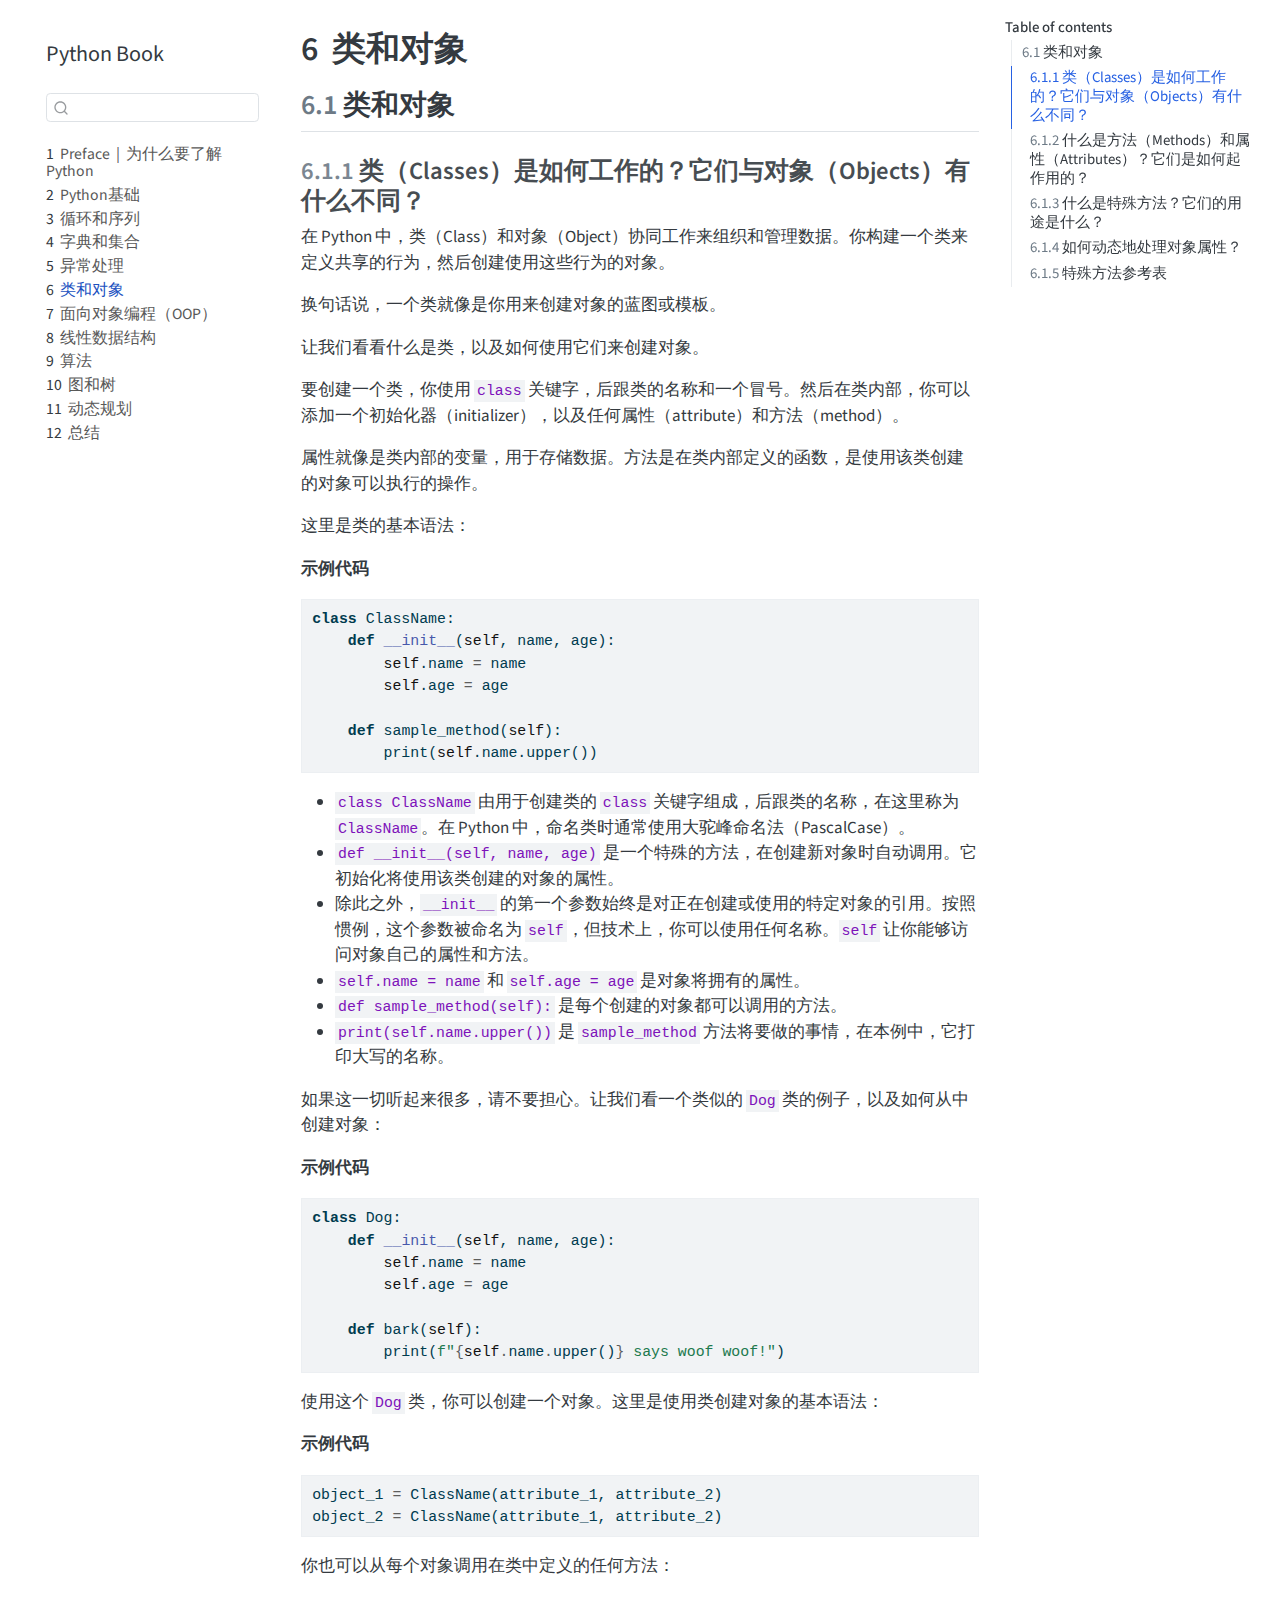
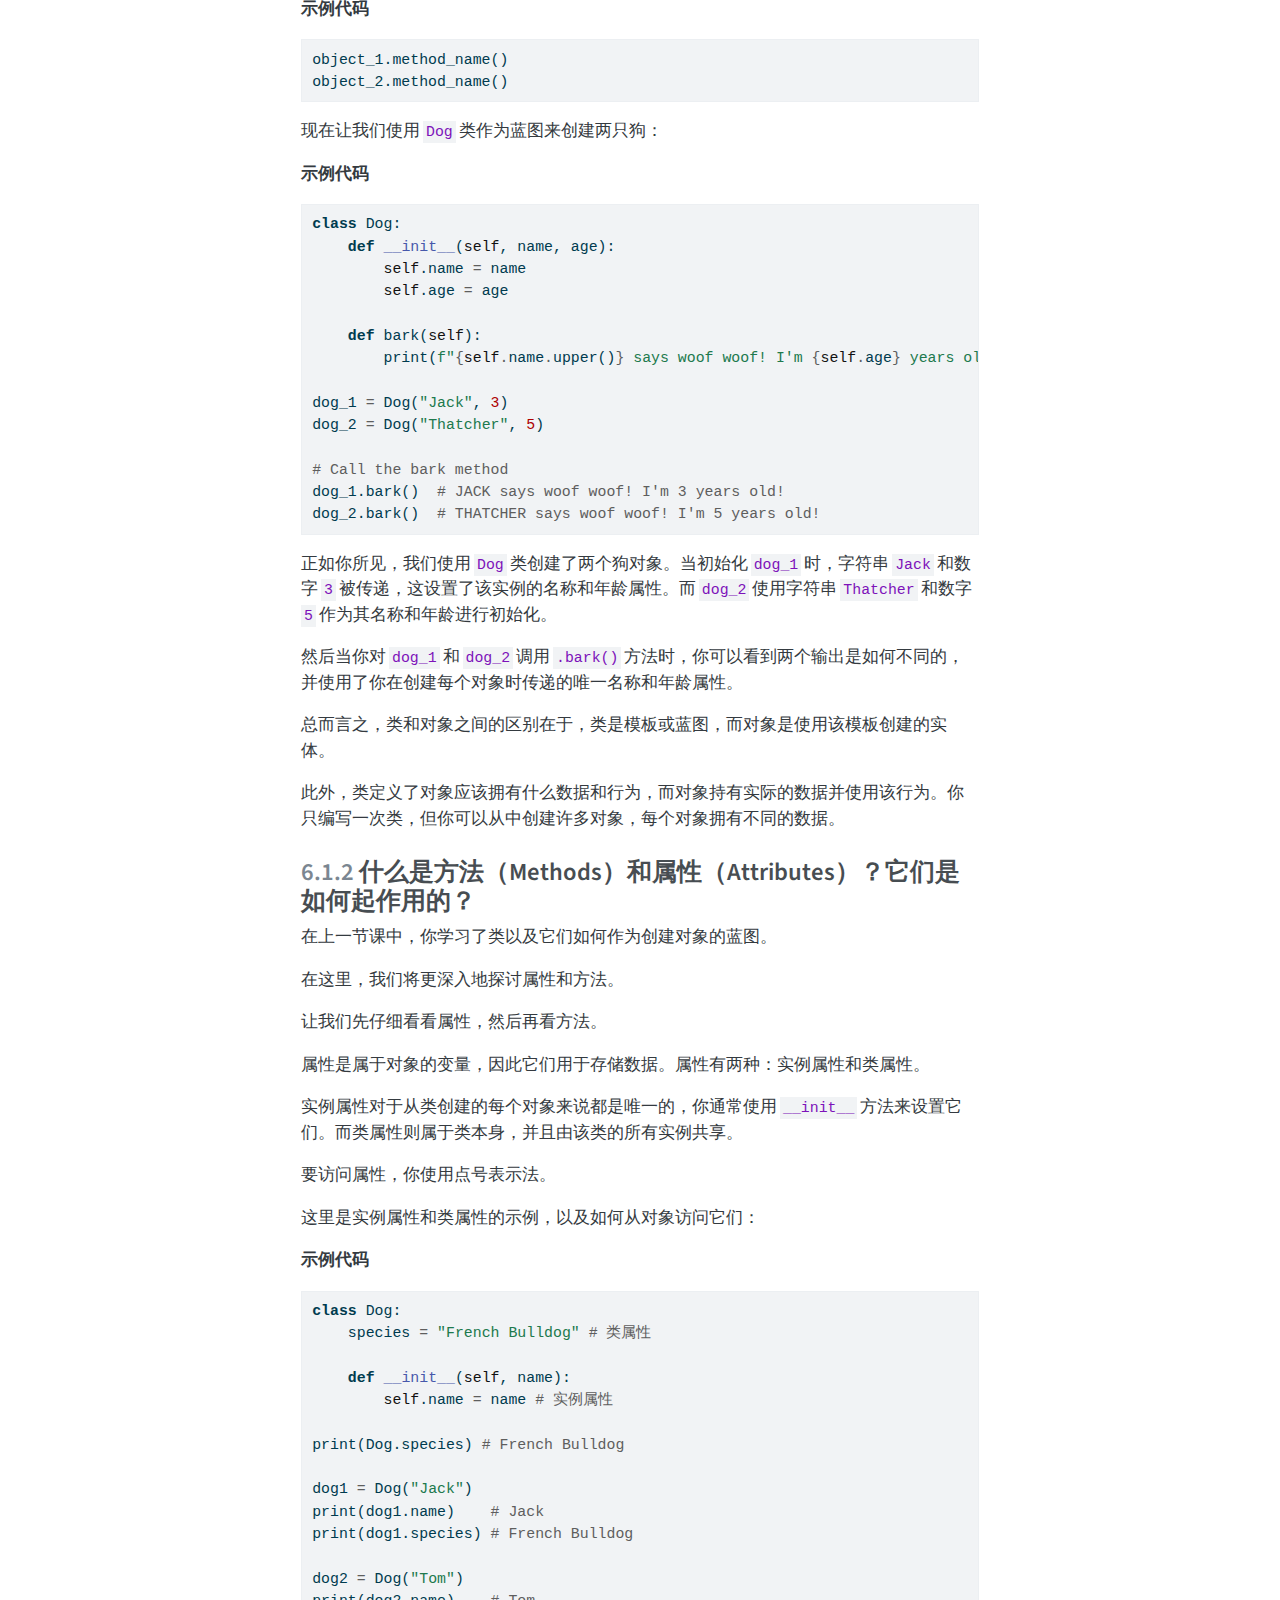
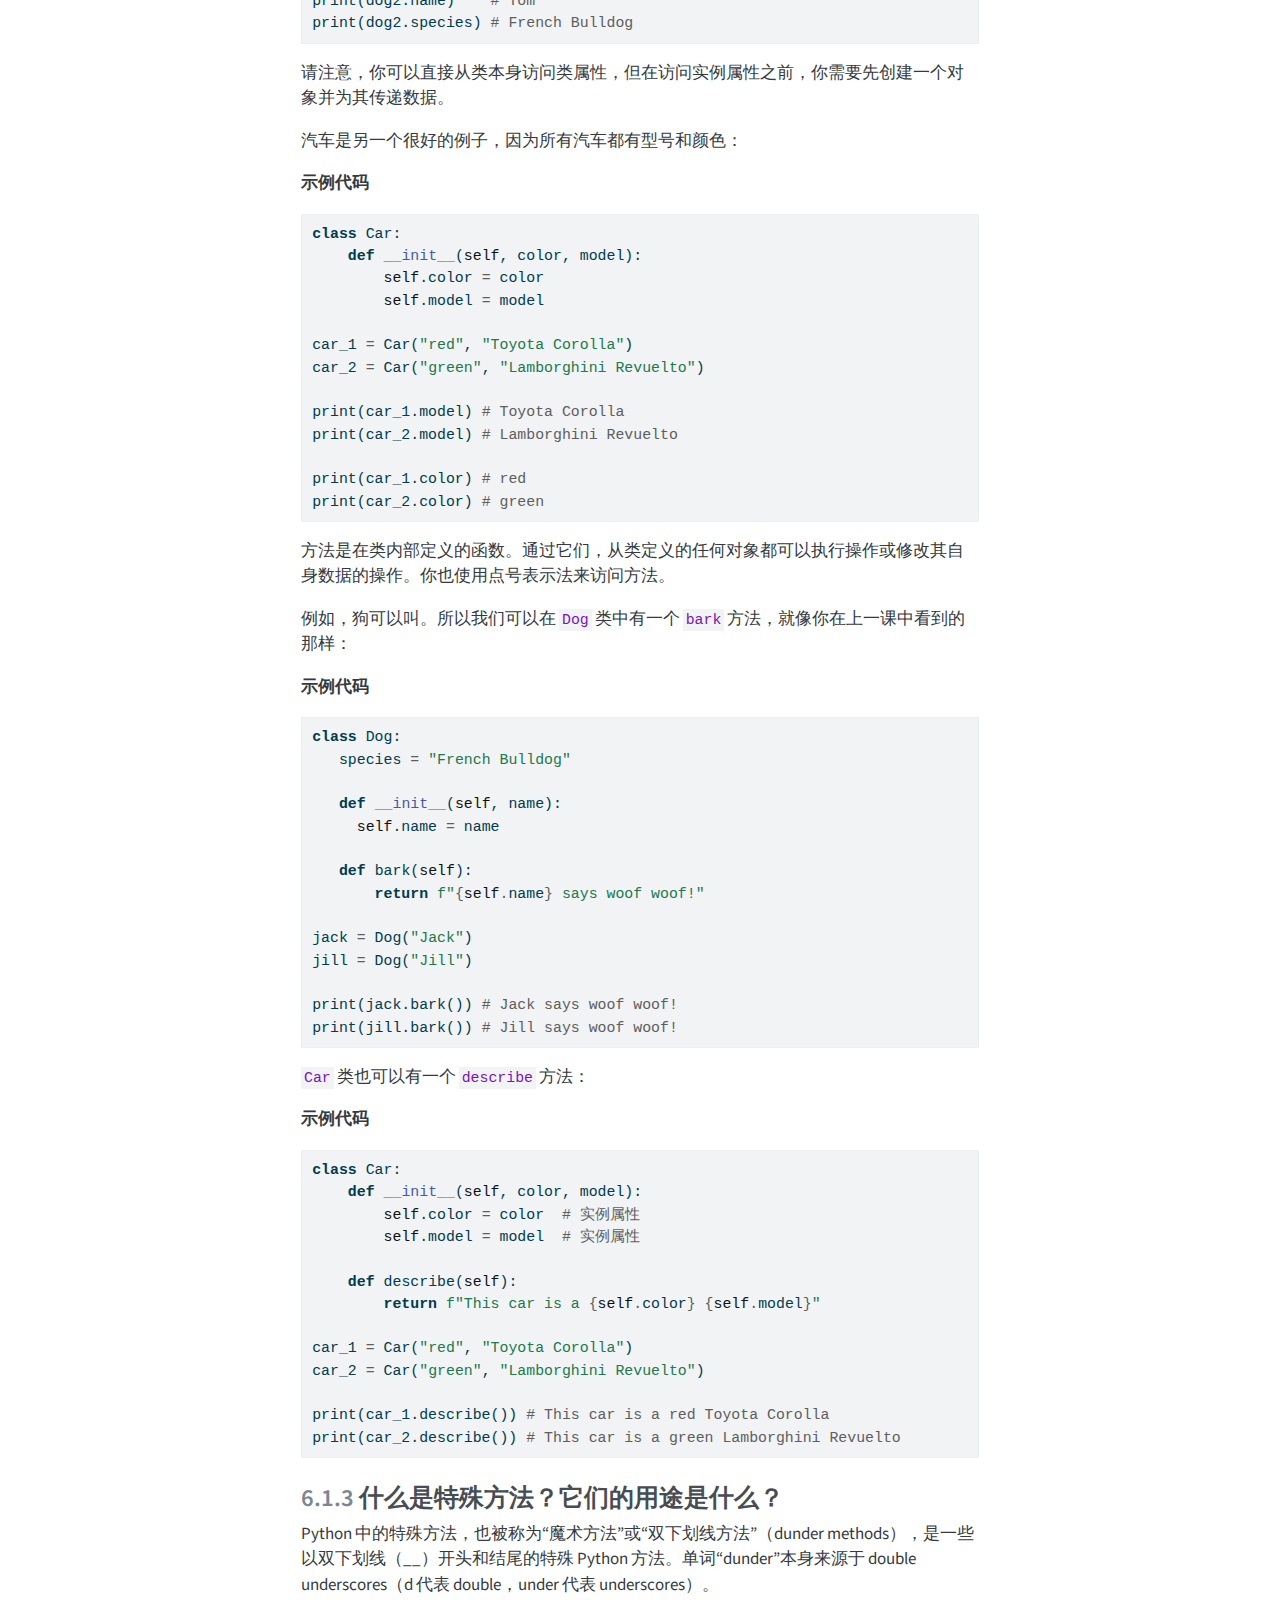
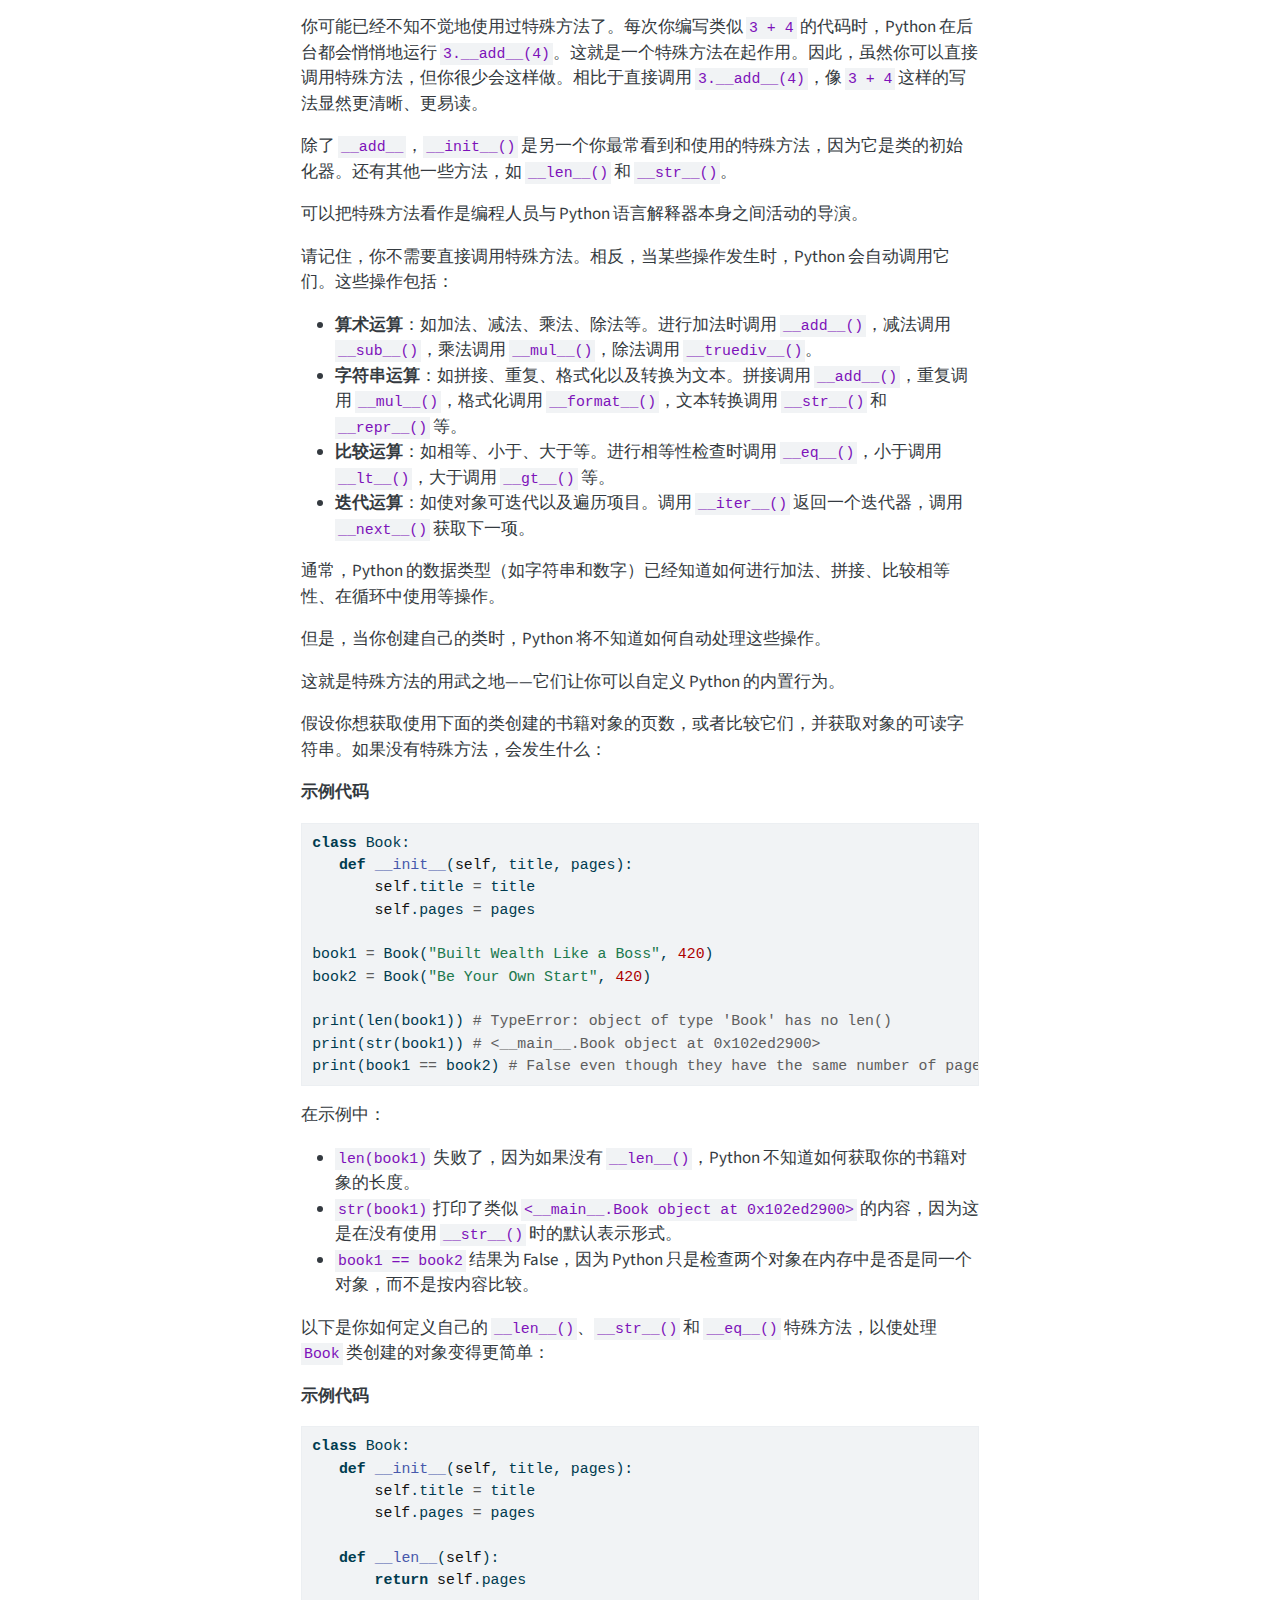
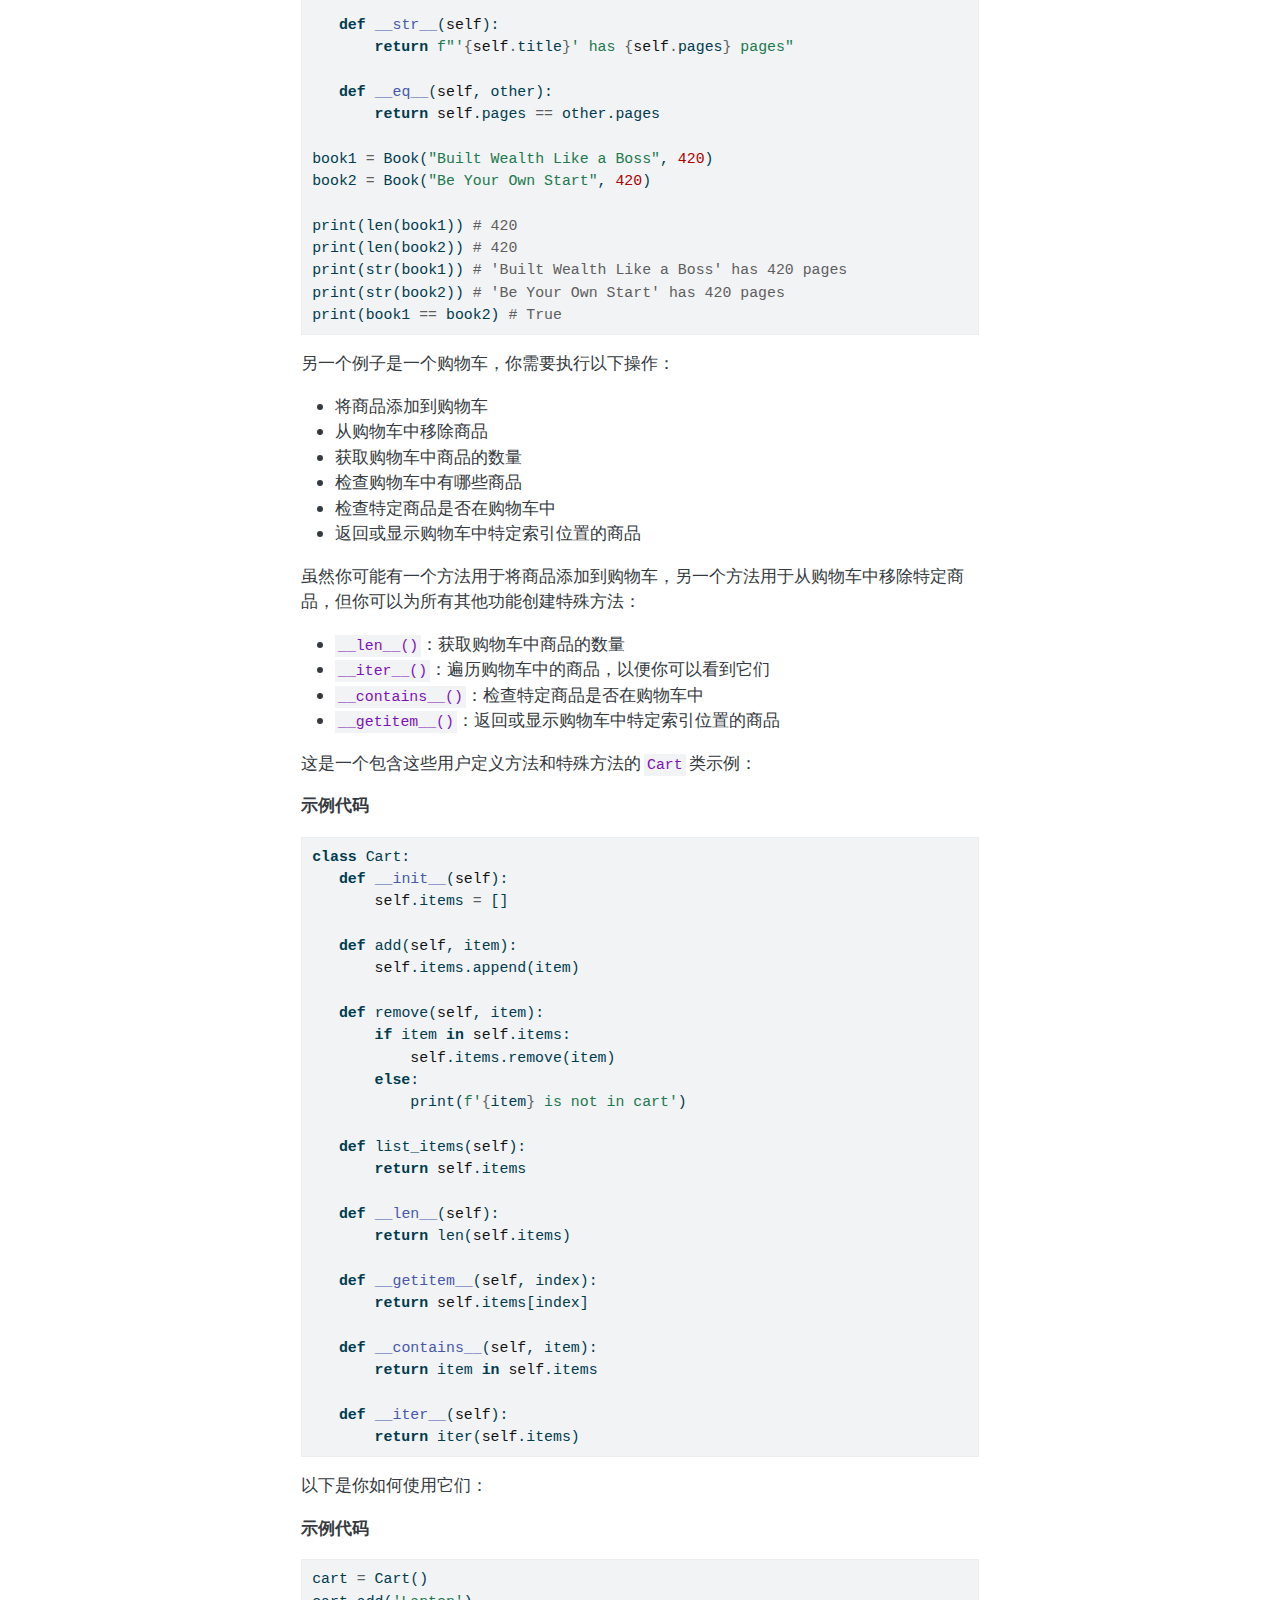
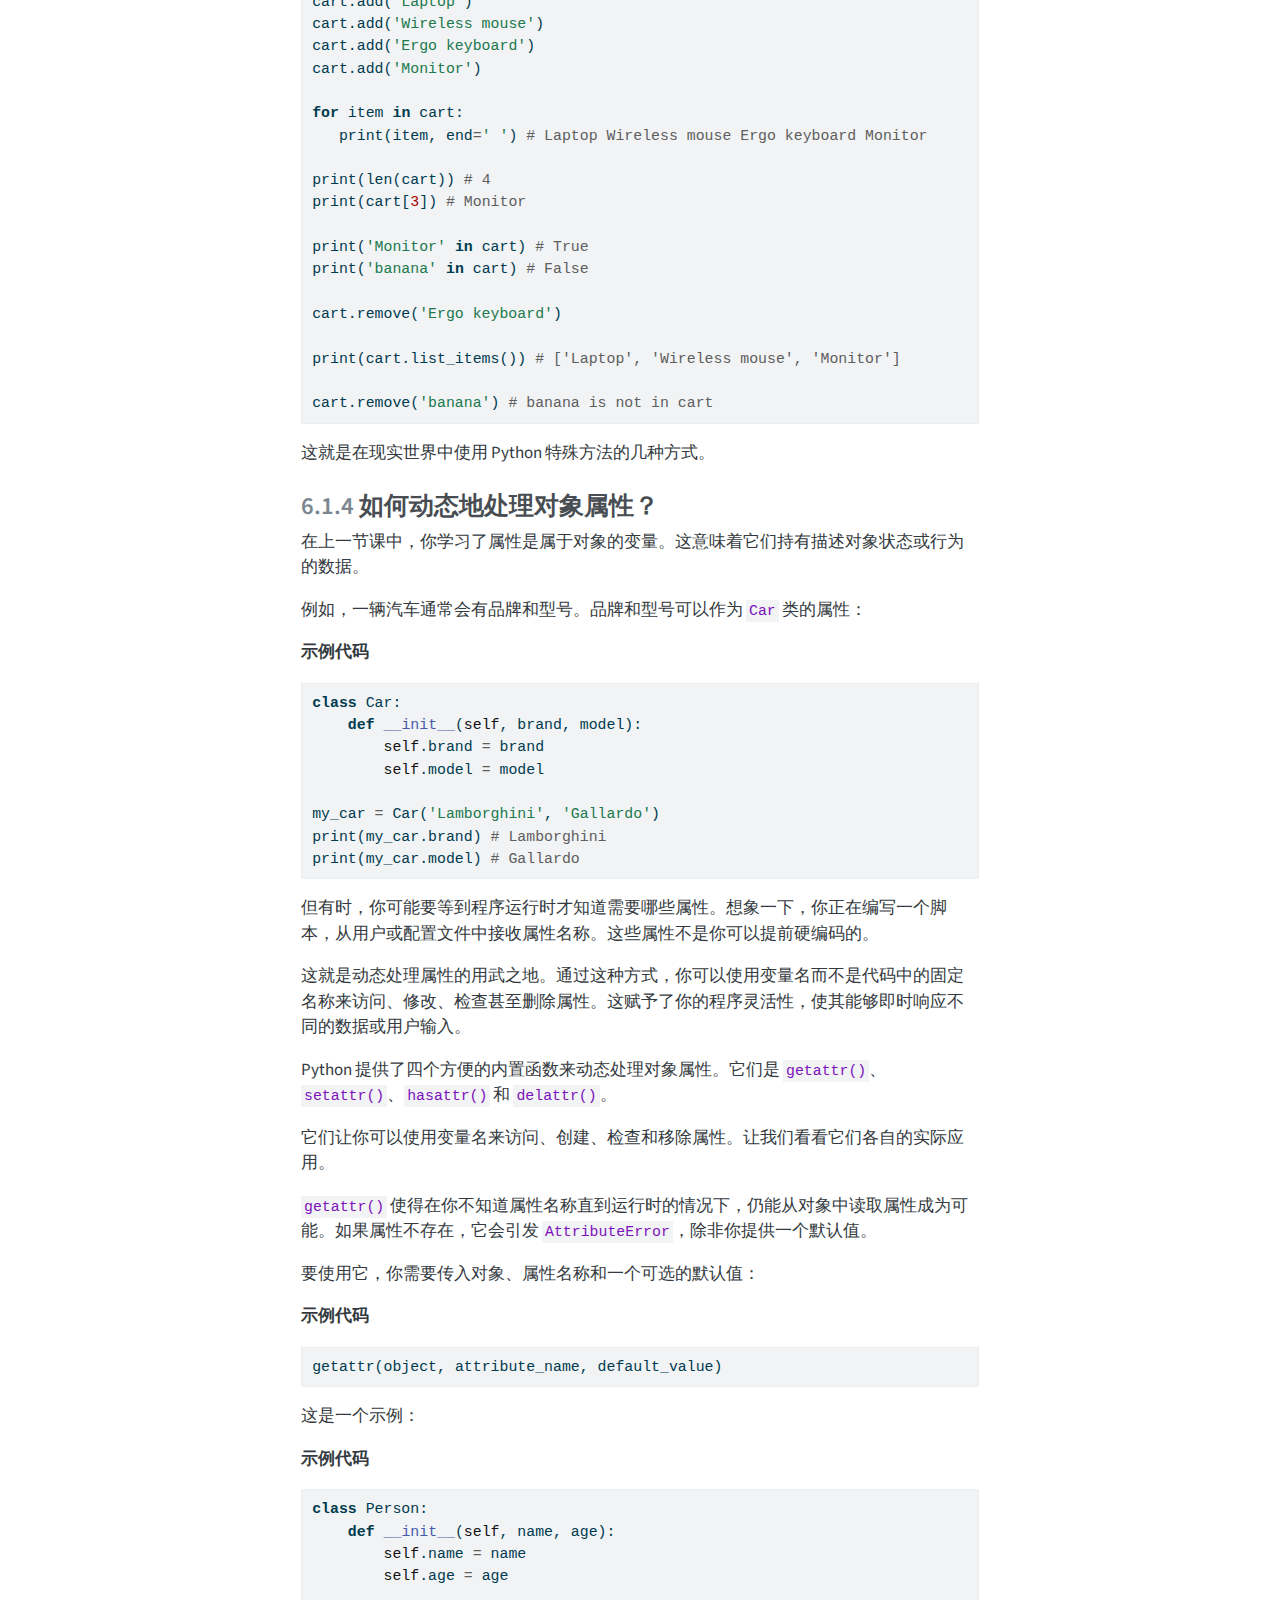
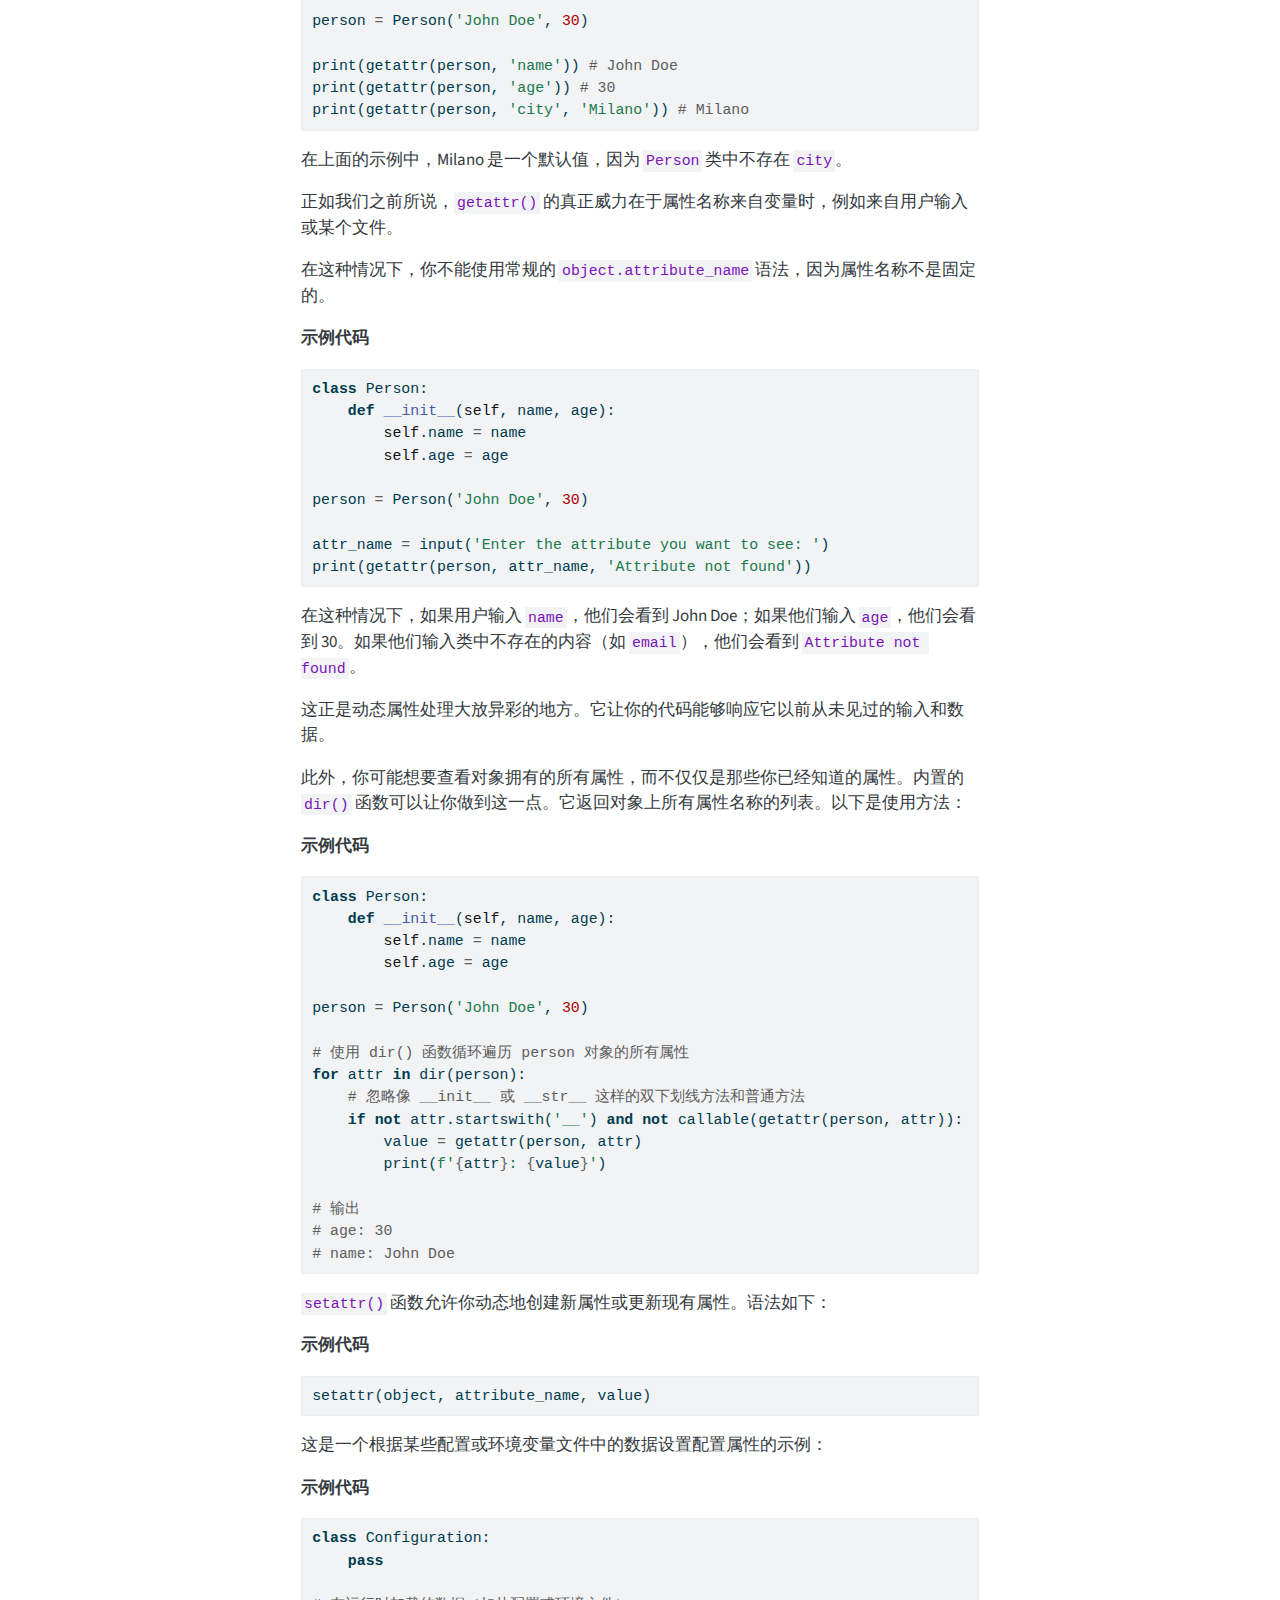
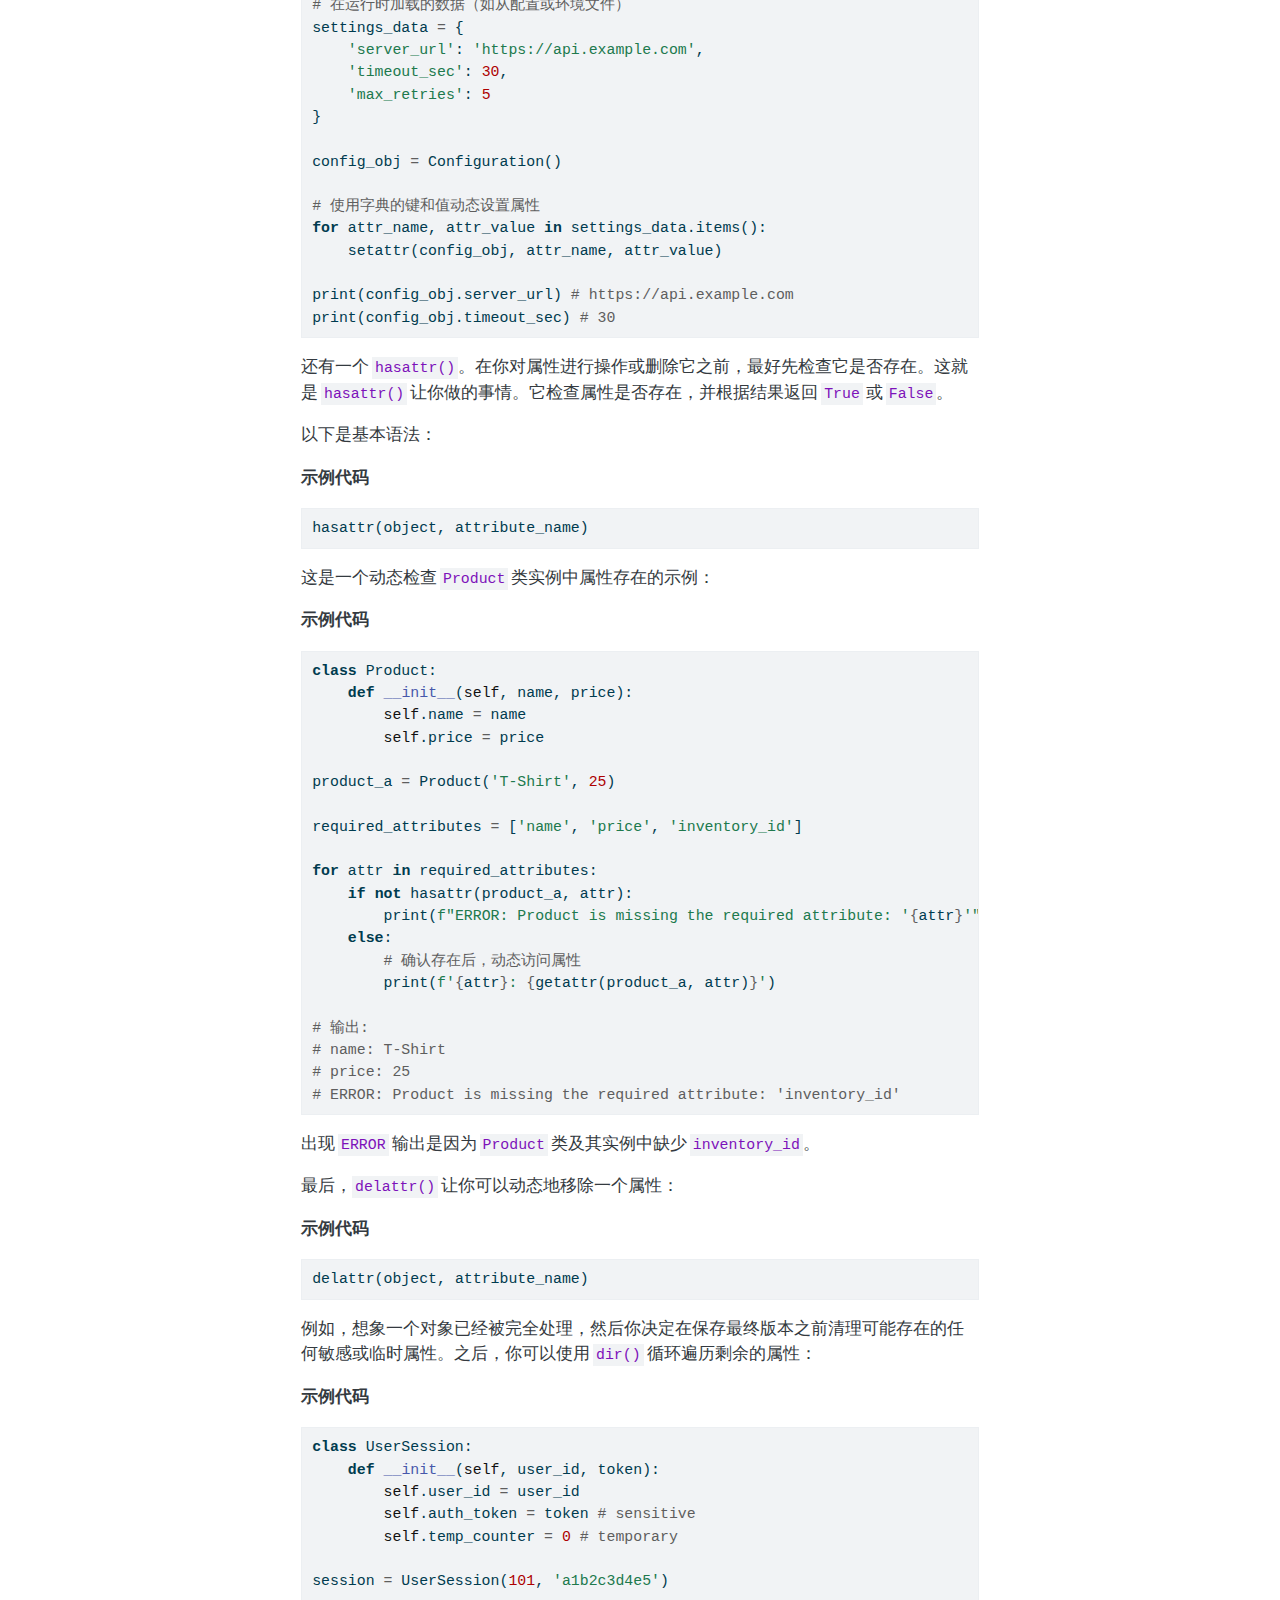
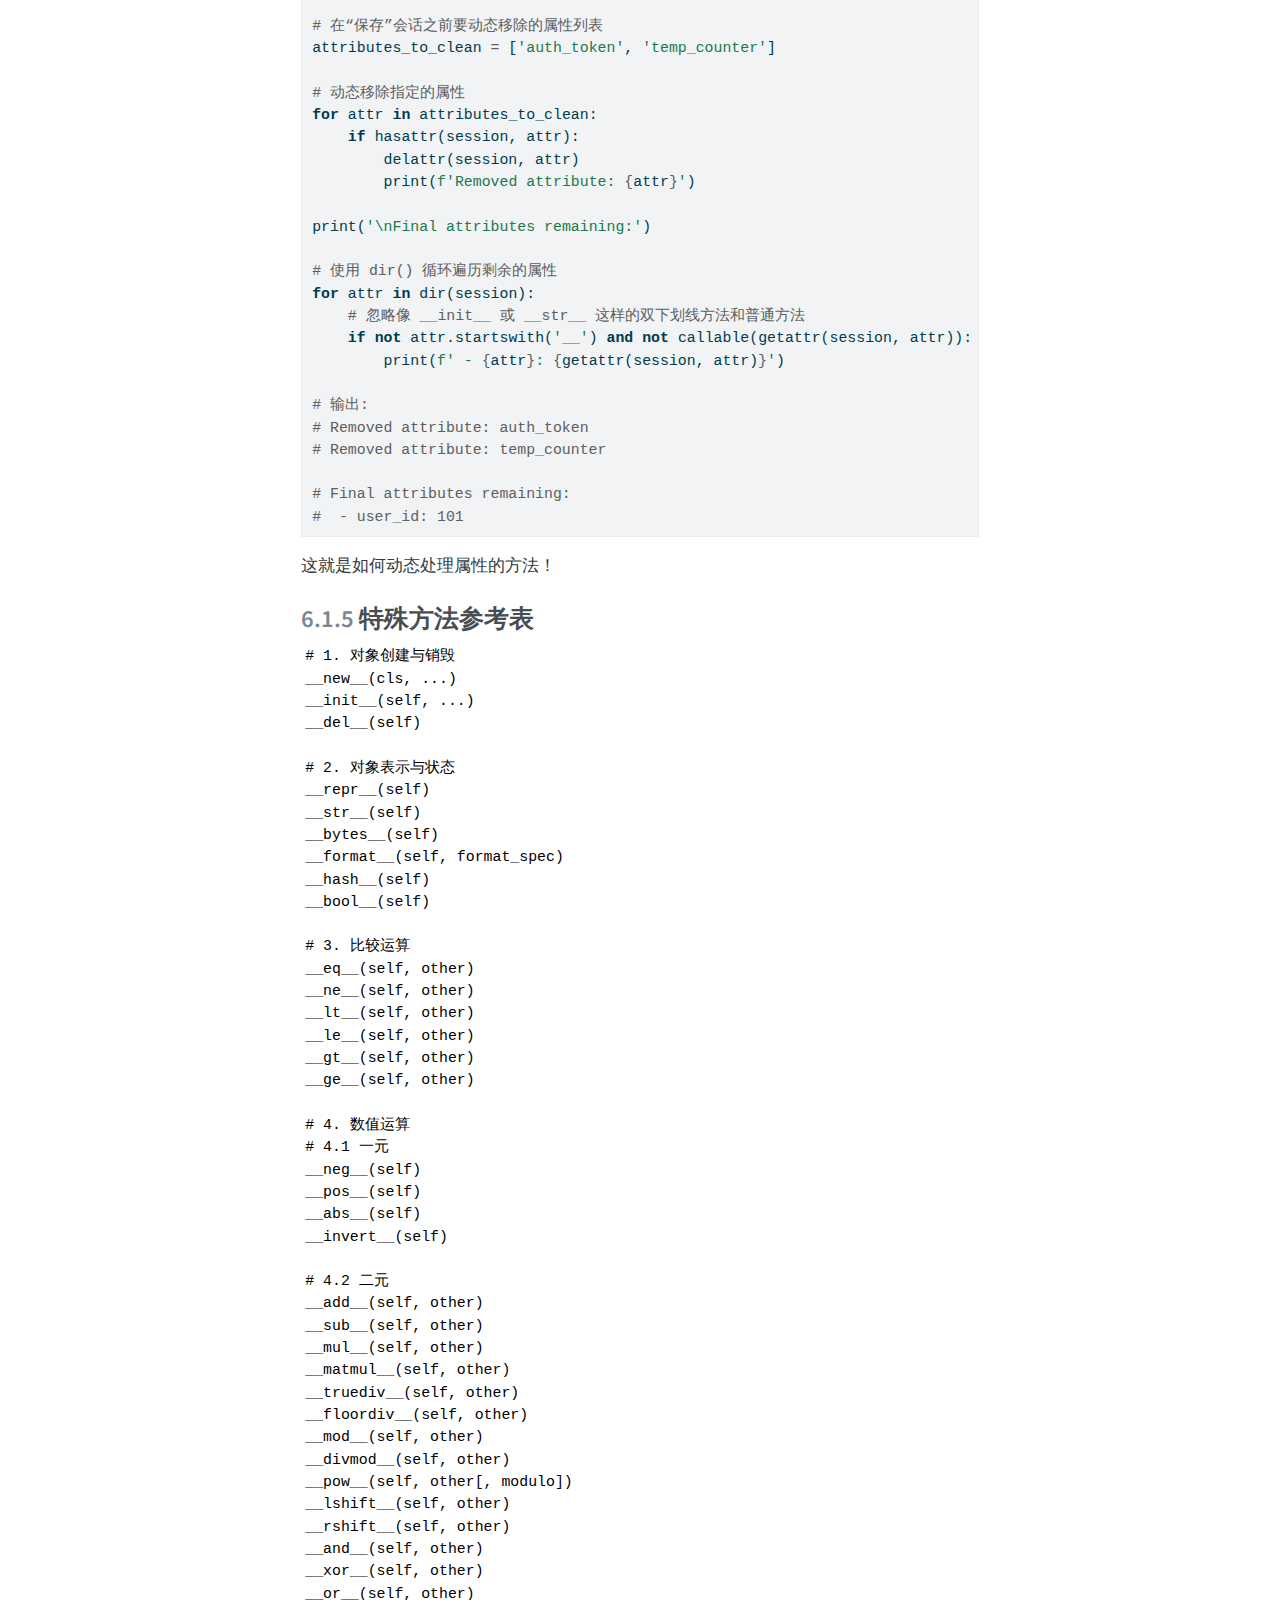
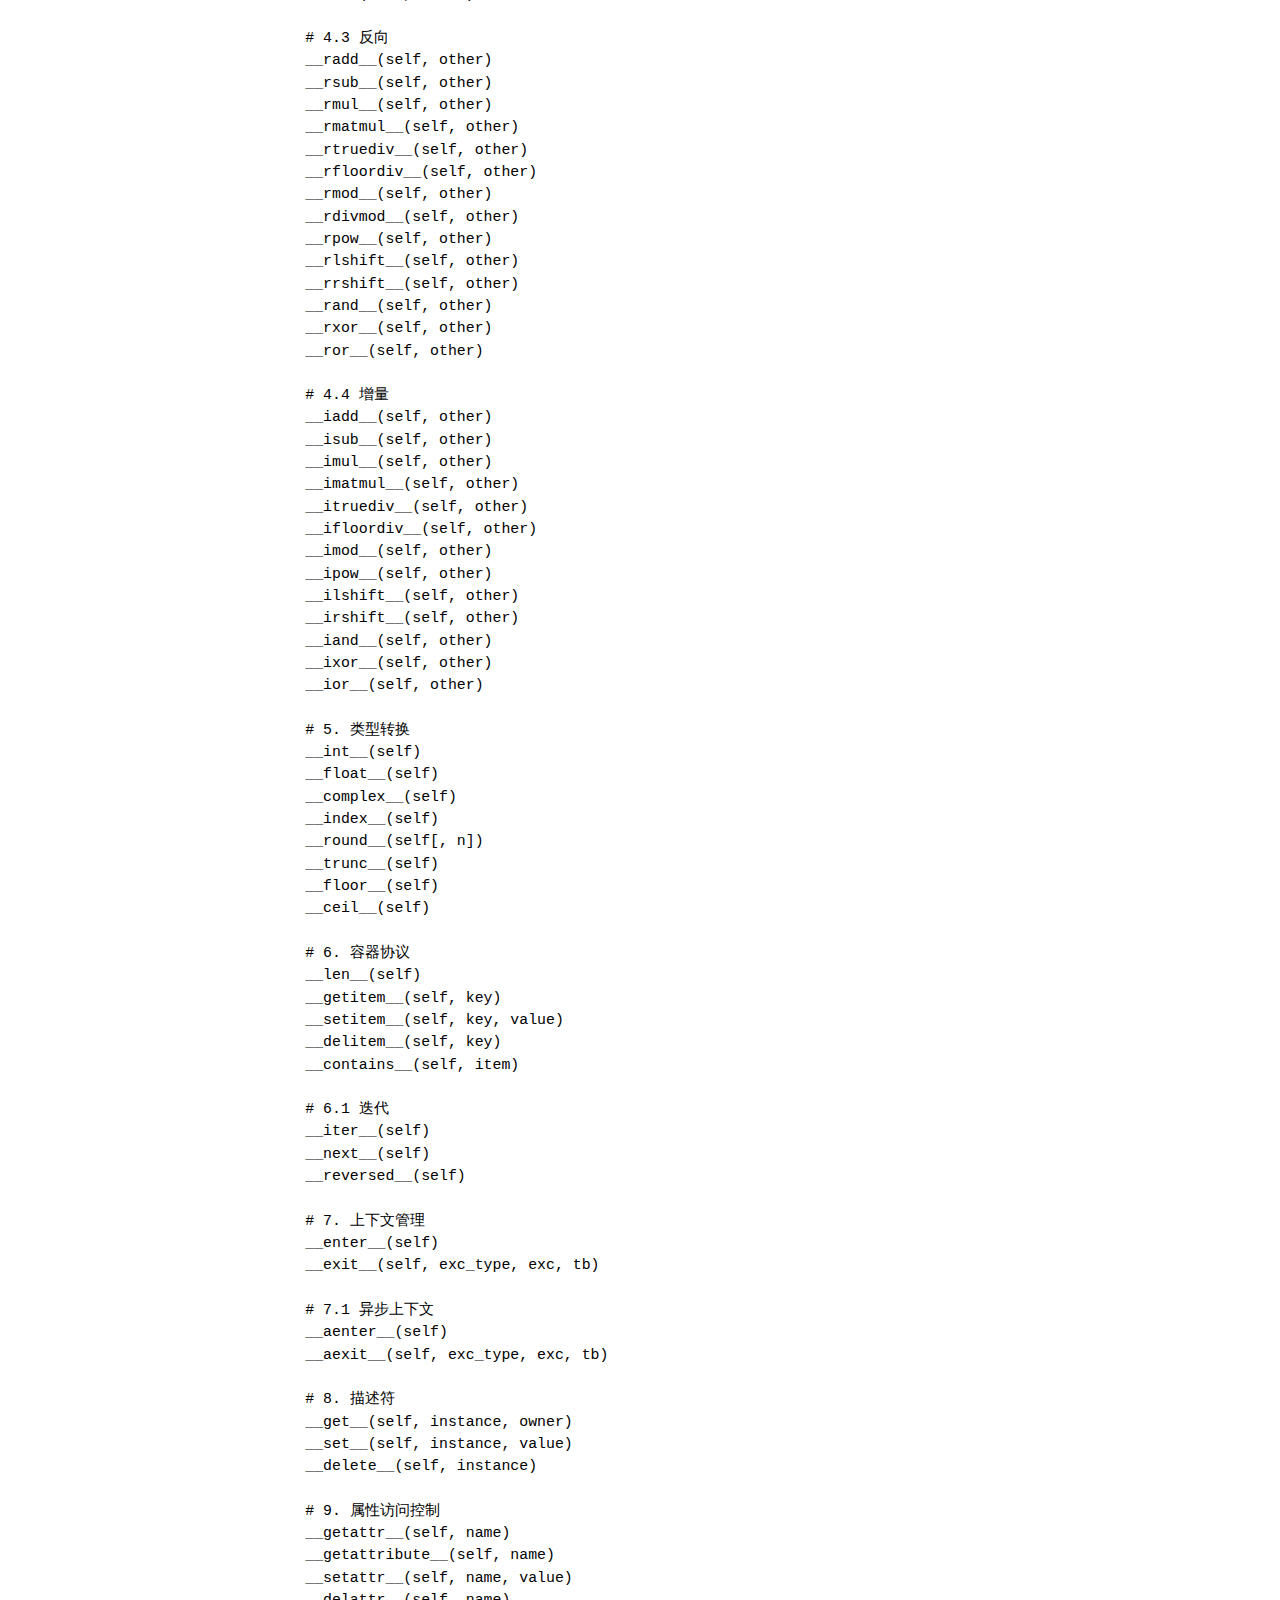
<file: cp_5.html>
<!DOCTYPE html>
<html xmlns="http://www.w3.org/1999/xhtml" lang="en" xml:lang="en"><head>

<meta charset="utf-8">
<meta name="generator" content="quarto-1.8.25">

<meta name="viewport" content="width=device-width, initial-scale=1.0, user-scalable=yes">


<title>6&nbsp; 类和对象 – Python Book</title>
<style>
code{white-space: pre-wrap;}
span.smallcaps{font-variant: small-caps;}
div.columns{display: flex; gap: min(4vw, 1.5em);}
div.column{flex: auto; overflow-x: auto;}
div.hanging-indent{margin-left: 1.5em; text-indent: -1.5em;}
ul.task-list{list-style: none;}
ul.task-list li input[type="checkbox"] {
  width: 0.8em;
  margin: 0 0.8em 0.2em -1em; /* quarto-specific, see https://github.com/quarto-dev/quarto-cli/issues/4556 */ 
  vertical-align: middle;
}
/* CSS for syntax highlighting */
html { -webkit-text-size-adjust: 100%; }
pre > code.sourceCode { white-space: pre; position: relative; }
pre > code.sourceCode > span { display: inline-block; line-height: 1.25; }
pre > code.sourceCode > span:empty { height: 1.2em; }
.sourceCode { overflow: visible; }
code.sourceCode > span { color: inherit; text-decoration: inherit; }
div.sourceCode { margin: 1em 0; }
pre.sourceCode { margin: 0; }
@media screen {
div.sourceCode { overflow: auto; }
}
@media print {
pre > code.sourceCode { white-space: pre-wrap; }
pre > code.sourceCode > span { text-indent: -5em; padding-left: 5em; }
}
pre.numberSource code
  { counter-reset: source-line 0; }
pre.numberSource code > span
  { position: relative; left: -4em; counter-increment: source-line; }
pre.numberSource code > span > a:first-child::before
  { content: counter(source-line);
    position: relative; left: -1em; text-align: right; vertical-align: baseline;
    border: none; display: inline-block;
    -webkit-touch-callout: none; -webkit-user-select: none;
    -khtml-user-select: none; -moz-user-select: none;
    -ms-user-select: none; user-select: none;
    padding: 0 4px; width: 4em;
  }
pre.numberSource { margin-left: 3em;  padding-left: 4px; }
div.sourceCode
  {   }
@media screen {
pre > code.sourceCode > span > a:first-child::before { text-decoration: underline; }
}
</style>


<script src="site_libs/quarto-nav/quarto-nav.js"></script>
<script src="site_libs/quarto-nav/headroom.min.js"></script>
<script src="site_libs/clipboard/clipboard.min.js"></script>
<script src="site_libs/quarto-search/autocomplete.umd.js"></script>
<script src="site_libs/quarto-search/fuse.min.js"></script>
<script src="site_libs/quarto-search/quarto-search.js"></script>
<meta name="quarto:offset" content="./">
<link href="./cp_6.html" rel="next">
<link href="./cp_4.html" rel="prev">
<script src="site_libs/quarto-html/quarto.js" type="module"></script>
<script src="site_libs/quarto-html/tabsets/tabsets.js" type="module"></script>
<script src="site_libs/quarto-html/axe/axe-check.js" type="module"></script>
<script src="site_libs/quarto-html/popper.min.js"></script>
<script src="site_libs/quarto-html/tippy.umd.min.js"></script>
<script src="site_libs/quarto-html/anchor.min.js"></script>
<link href="site_libs/quarto-html/tippy.css" rel="stylesheet">
<link href="site_libs/quarto-html/quarto-syntax-highlighting-7b89279ff1a6dce999919e0e67d4d9ec.css" rel="stylesheet" id="quarto-text-highlighting-styles">
<script src="site_libs/bootstrap/bootstrap.min.js"></script>
<link href="site_libs/bootstrap/bootstrap-icons.css" rel="stylesheet">
<link href="site_libs/bootstrap/bootstrap-27c261d06b905028a18691de25d09dde.min.css" rel="stylesheet" append-hash="true" id="quarto-bootstrap" data-mode="light">
<script id="quarto-search-options" type="application/json">{
  "location": "sidebar",
  "copy-button": false,
  "collapse-after": 3,
  "panel-placement": "start",
  "type": "textbox",
  "limit": 50,
  "keyboard-shortcut": [
    "f",
    "/",
    "s"
  ],
  "show-item-context": false,
  "language": {
    "search-no-results-text": "No results",
    "search-matching-documents-text": "matching documents",
    "search-copy-link-title": "Copy link to search",
    "search-hide-matches-text": "Hide additional matches",
    "search-more-match-text": "more match in this document",
    "search-more-matches-text": "more matches in this document",
    "search-clear-button-title": "Clear",
    "search-text-placeholder": "",
    "search-detached-cancel-button-title": "Cancel",
    "search-submit-button-title": "Submit",
    "search-label": "Search"
  }
}</script>


</head>

<body class="nav-sidebar floating quarto-light">

<div id="quarto-search-results"></div>
  <header id="quarto-header" class="headroom fixed-top">
  <nav class="quarto-secondary-nav">
    <div class="container-fluid d-flex">
      <button type="button" class="quarto-btn-toggle btn" data-bs-toggle="collapse" role="button" data-bs-target=".quarto-sidebar-collapse-item" aria-controls="quarto-sidebar" aria-expanded="false" aria-label="Toggle sidebar navigation" onclick="if (window.quartoToggleHeadroom) { window.quartoToggleHeadroom(); }">
        <i class="bi bi-layout-text-sidebar-reverse"></i>
      </button>
        <nav class="quarto-page-breadcrumbs" aria-label="breadcrumb"><ol class="breadcrumb"><li class="breadcrumb-item"><a href="./cp_5.html"><span class="chapter-number">6</span>&nbsp; <span class="chapter-title">类和对象</span></a></li></ol></nav>
        <a class="flex-grow-1" role="navigation" data-bs-toggle="collapse" data-bs-target=".quarto-sidebar-collapse-item" aria-controls="quarto-sidebar" aria-expanded="false" aria-label="Toggle sidebar navigation" onclick="if (window.quartoToggleHeadroom) { window.quartoToggleHeadroom(); }">      
        </a>
      <button type="button" class="btn quarto-search-button" aria-label="Search" onclick="window.quartoOpenSearch();">
        <i class="bi bi-search"></i>
      </button>
    </div>
  </nav>
</header>
<!-- content -->
<div id="quarto-content" class="quarto-container page-columns page-rows-contents page-layout-article">
<!-- sidebar -->
  <nav id="quarto-sidebar" class="sidebar collapse collapse-horizontal quarto-sidebar-collapse-item sidebar-navigation floating overflow-auto">
    <div class="pt-lg-2 mt-2 text-left sidebar-header sidebar-header-stacked">
      <a href="./index.html" class="sidebar-logo-link">
      </a>
    <div class="sidebar-title mb-0 py-0">
      <a href="./">Python Book</a> 
    </div>
      </div>
        <div class="mt-2 flex-shrink-0 align-items-center">
        <div class="sidebar-search">
        <div id="quarto-search" class="" title="Search"></div>
        </div>
        </div>
    <div class="sidebar-menu-container"> 
    <ul class="list-unstyled mt-1">
        <li class="sidebar-item">
  <div class="sidebar-item-container"> 
  <a href="./index.html" class="sidebar-item-text sidebar-link">
 <span class="menu-text"><span class="chapter-number">1</span>&nbsp; <span class="chapter-title">Preface｜为什么要了解 Python</span></span></a>
  </div>
</li>
        <li class="sidebar-item">
  <div class="sidebar-item-container"> 
  <a href="./cp_1.html" class="sidebar-item-text sidebar-link">
 <span class="menu-text"><span class="chapter-number">2</span>&nbsp; <span class="chapter-title">Python基础</span></span></a>
  </div>
</li>
        <li class="sidebar-item">
  <div class="sidebar-item-container"> 
  <a href="./cp_2.html" class="sidebar-item-text sidebar-link">
 <span class="menu-text"><span class="chapter-number">3</span>&nbsp; <span class="chapter-title">循环和序列</span></span></a>
  </div>
</li>
        <li class="sidebar-item">
  <div class="sidebar-item-container"> 
  <a href="./cp_3.html" class="sidebar-item-text sidebar-link">
 <span class="menu-text"><span class="chapter-number">4</span>&nbsp; <span class="chapter-title">字典和集合</span></span></a>
  </div>
</li>
        <li class="sidebar-item">
  <div class="sidebar-item-container"> 
  <a href="./cp_4.html" class="sidebar-item-text sidebar-link">
 <span class="menu-text"><span class="chapter-number">5</span>&nbsp; <span class="chapter-title">异常处理</span></span></a>
  </div>
</li>
        <li class="sidebar-item">
  <div class="sidebar-item-container"> 
  <a href="./cp_5.html" class="sidebar-item-text sidebar-link active">
 <span class="menu-text"><span class="chapter-number">6</span>&nbsp; <span class="chapter-title">类和对象</span></span></a>
  </div>
</li>
        <li class="sidebar-item">
  <div class="sidebar-item-container"> 
  <a href="./cp_6.html" class="sidebar-item-text sidebar-link">
 <span class="menu-text"><span class="chapter-number">7</span>&nbsp; <span class="chapter-title">面向对象编程（OOP）</span></span></a>
  </div>
</li>
        <li class="sidebar-item">
  <div class="sidebar-item-container"> 
  <a href="./cp_7.html" class="sidebar-item-text sidebar-link">
 <span class="menu-text"><span class="chapter-number">8</span>&nbsp; <span class="chapter-title">线性数据结构</span></span></a>
  </div>
</li>
        <li class="sidebar-item">
  <div class="sidebar-item-container"> 
  <a href="./cp_8.html" class="sidebar-item-text sidebar-link">
 <span class="menu-text"><span class="chapter-number">9</span>&nbsp; <span class="chapter-title">算法</span></span></a>
  </div>
</li>
        <li class="sidebar-item">
  <div class="sidebar-item-container"> 
  <a href="./cp_9.html" class="sidebar-item-text sidebar-link">
 <span class="menu-text"><span class="chapter-number">10</span>&nbsp; <span class="chapter-title">图和树</span></span></a>
  </div>
</li>
        <li class="sidebar-item">
  <div class="sidebar-item-container"> 
  <a href="./cp_10.html" class="sidebar-item-text sidebar-link">
 <span class="menu-text"><span class="chapter-number">11</span>&nbsp; <span class="chapter-title">动态规划</span></span></a>
  </div>
</li>
        <li class="sidebar-item">
  <div class="sidebar-item-container"> 
  <a href="./summary.html" class="sidebar-item-text sidebar-link">
 <span class="menu-text"><span class="chapter-number">12</span>&nbsp; <span class="chapter-title">总结</span></span></a>
  </div>
</li>
    </ul>
    </div>
</nav>
<div id="quarto-sidebar-glass" class="quarto-sidebar-collapse-item" data-bs-toggle="collapse" data-bs-target=".quarto-sidebar-collapse-item"></div>
<!-- margin-sidebar -->
    <div id="quarto-margin-sidebar" class="sidebar margin-sidebar">
        <nav id="TOC" role="doc-toc" class="toc-active">
    <h2 id="toc-title">Table of contents</h2>
   
  <ul>
  <li><a href="#类和对象" id="toc-类和对象" class="nav-link active" data-scroll-target="#类和对象"><span class="header-section-number">6.1</span> 类和对象</a>
  <ul class="collapse">
  <li><a href="#类classes是如何工作的它们与对象objects有什么不同" id="toc-类classes是如何工作的它们与对象objects有什么不同" class="nav-link" data-scroll-target="#类classes是如何工作的它们与对象objects有什么不同"><span class="header-section-number">6.1.1</span> 类（Classes）是如何工作的？它们与对象（Objects）有什么不同？</a></li>
  <li><a href="#什么是方法methods和属性attributes它们是如何起作用的" id="toc-什么是方法methods和属性attributes它们是如何起作用的" class="nav-link" data-scroll-target="#什么是方法methods和属性attributes它们是如何起作用的"><span class="header-section-number">6.1.2</span> 什么是方法（Methods）和属性（Attributes）？它们是如何起作用的？</a></li>
  <li><a href="#什么是特殊方法它们的用途是什么" id="toc-什么是特殊方法它们的用途是什么" class="nav-link" data-scroll-target="#什么是特殊方法它们的用途是什么"><span class="header-section-number">6.1.3</span> 什么是特殊方法？它们的用途是什么？</a></li>
  <li><a href="#如何动态地处理对象属性" id="toc-如何动态地处理对象属性" class="nav-link" data-scroll-target="#如何动态地处理对象属性"><span class="header-section-number">6.1.4</span> 如何动态地处理对象属性？</a></li>
  <li><a href="#特殊方法参考表" id="toc-特殊方法参考表" class="nav-link" data-scroll-target="#特殊方法参考表"><span class="header-section-number">6.1.5</span> 特殊方法参考表</a></li>
  </ul></li>
  </ul>
</nav>
    </div>
<!-- main -->
<main class="content" id="quarto-document-content">

<header id="title-block-header" class="quarto-title-block default">
<div class="quarto-title">
<h1 class="title"><span class="chapter-number">6</span>&nbsp; <span class="chapter-title">类和对象</span></h1>
</div>



<div class="quarto-title-meta">

    
  
    
  </div>
  


</header>


<section id="类和对象" class="level2" data-number="6.1">
<h2 data-number="6.1" class="anchored" data-anchor-id="类和对象"><span class="header-section-number">6.1</span> 类和对象</h2>
<section id="类classes是如何工作的它们与对象objects有什么不同" class="level3" data-number="6.1.1">
<h3 data-number="6.1.1" class="anchored" data-anchor-id="类classes是如何工作的它们与对象objects有什么不同"><span class="header-section-number">6.1.1</span> 类（Classes）是如何工作的？它们与对象（Objects）有什么不同？</h3>
<p>在 Python 中，类（Class）和对象（Object）协同工作来组织和管理数据。你构建一个类来定义共享的行为，然后创建使用这些行为的对象。</p>
<p>换句话说，一个类就像是你用来创建对象的蓝图或模板。</p>
<p>让我们看看什么是类，以及如何使用它们来创建对象。</p>
<p>要创建一个类，你使用 <code>class</code> 关键字，后跟类的名称和一个冒号。然后在类内部，你可以添加一个初始化器（initializer），以及任何属性（attribute）和方法（method）。</p>
<p>属性就像是类内部的变量，用于存储数据。方法是在类内部定义的函数，是使用该类创建的对象可以执行的操作。</p>
<p>这里是类的基本语法：</p>
<p><strong>示例代码</strong></p>
<div class="code-copy-outer-scaffold"><div class="sourceCode" id="cb1"><pre class="sourceCode python code-with-copy"><code class="sourceCode python"><span id="cb1-1"><a href="#cb1-1" aria-hidden="true" tabindex="-1"></a><span class="kw">class</span> ClassName:</span>
<span id="cb1-2"><a href="#cb1-2" aria-hidden="true" tabindex="-1"></a>    <span class="kw">def</span> <span class="fu">__init__</span>(<span class="va">self</span>, name, age):</span>
<span id="cb1-3"><a href="#cb1-3" aria-hidden="true" tabindex="-1"></a>        <span class="va">self</span>.name <span class="op">=</span> name</span>
<span id="cb1-4"><a href="#cb1-4" aria-hidden="true" tabindex="-1"></a>        <span class="va">self</span>.age <span class="op">=</span> age</span>
<span id="cb1-5"><a href="#cb1-5" aria-hidden="true" tabindex="-1"></a></span>
<span id="cb1-6"><a href="#cb1-6" aria-hidden="true" tabindex="-1"></a>    <span class="kw">def</span> sample_method(<span class="va">self</span>):               </span>
<span id="cb1-7"><a href="#cb1-7" aria-hidden="true" tabindex="-1"></a>        <span class="bu">print</span>(<span class="va">self</span>.name.upper())</span></code></pre></div><button title="Copy to Clipboard" class="code-copy-button"><i class="bi"></i></button></div>
<ul>
<li><code>class ClassName</code> 由用于创建类的 <code>class</code> 关键字组成，后跟类的名称，在这里称为 <code>ClassName</code>。在 Python 中，命名类时通常使用大驼峰命名法（PascalCase）。</li>
<li><code>def __init__(self, name, age)</code> 是一个特殊的方法，在创建新对象时自动调用。它初始化将使用该类创建的对象的属性。</li>
<li>除此之外，<code>__init__</code> 的第一个参数始终是对正在创建或使用的特定对象的引用。按照惯例，这个参数被命名为 <code>self</code>，但技术上，你可以使用任何名称。<code>self</code> 让你能够访问对象自己的属性和方法。</li>
<li><code>self.name = name</code> 和 <code>self.age = age</code> 是对象将拥有的属性。</li>
<li><code>def sample_method(self):</code> 是每个创建的对象都可以调用的方法。</li>
<li><code>print(self.name.upper())</code> 是 <code>sample_method</code> 方法将要做的事情，在本例中，它打印大写的名称。</li>
</ul>
<p>如果这一切听起来很多，请不要担心。让我们看一个类似的 <code>Dog</code> 类的例子，以及如何从中创建对象：</p>
<p><strong>示例代码</strong></p>
<div class="code-copy-outer-scaffold"><div class="sourceCode" id="cb2"><pre class="sourceCode python code-with-copy"><code class="sourceCode python"><span id="cb2-1"><a href="#cb2-1" aria-hidden="true" tabindex="-1"></a><span class="kw">class</span> Dog:</span>
<span id="cb2-2"><a href="#cb2-2" aria-hidden="true" tabindex="-1"></a>    <span class="kw">def</span> <span class="fu">__init__</span>(<span class="va">self</span>, name, age):</span>
<span id="cb2-3"><a href="#cb2-3" aria-hidden="true" tabindex="-1"></a>        <span class="va">self</span>.name <span class="op">=</span> name</span>
<span id="cb2-4"><a href="#cb2-4" aria-hidden="true" tabindex="-1"></a>        <span class="va">self</span>.age <span class="op">=</span> age</span>
<span id="cb2-5"><a href="#cb2-5" aria-hidden="true" tabindex="-1"></a></span>
<span id="cb2-6"><a href="#cb2-6" aria-hidden="true" tabindex="-1"></a>    <span class="kw">def</span> bark(<span class="va">self</span>):</span>
<span id="cb2-7"><a href="#cb2-7" aria-hidden="true" tabindex="-1"></a>        <span class="bu">print</span>(<span class="ss">f"</span><span class="sc">{</span><span class="va">self</span><span class="sc">.</span>name<span class="sc">.</span>upper()<span class="sc">}</span><span class="ss"> says woof woof!"</span>)</span></code></pre></div><button title="Copy to Clipboard" class="code-copy-button"><i class="bi"></i></button></div>
<p>使用这个 <code>Dog</code> 类，你可以创建一个对象。这里是使用类创建对象的基本语法：</p>
<p><strong>示例代码</strong></p>
<div class="code-copy-outer-scaffold"><div class="sourceCode" id="cb3"><pre class="sourceCode python code-with-copy"><code class="sourceCode python"><span id="cb3-1"><a href="#cb3-1" aria-hidden="true" tabindex="-1"></a>object_1 <span class="op">=</span> ClassName(attribute_1, attribute_2)</span>
<span id="cb3-2"><a href="#cb3-2" aria-hidden="true" tabindex="-1"></a>object_2 <span class="op">=</span> ClassName(attribute_1, attribute_2)</span></code></pre></div><button title="Copy to Clipboard" class="code-copy-button"><i class="bi"></i></button></div>
<p>你也可以从每个对象调用在类中定义的任何方法：</p>
<p><strong>示例代码</strong></p>
<div class="code-copy-outer-scaffold"><div class="sourceCode" id="cb4"><pre class="sourceCode python code-with-copy"><code class="sourceCode python"><span id="cb4-1"><a href="#cb4-1" aria-hidden="true" tabindex="-1"></a>object_1.method_name()</span>
<span id="cb4-2"><a href="#cb4-2" aria-hidden="true" tabindex="-1"></a>object_2.method_name()</span></code></pre></div><button title="Copy to Clipboard" class="code-copy-button"><i class="bi"></i></button></div>
<p>现在让我们使用 <code>Dog</code> 类作为蓝图来创建两只狗：</p>
<p><strong>示例代码</strong></p>
<div class="code-copy-outer-scaffold"><div class="sourceCode" id="cb5"><pre class="sourceCode python code-with-copy"><code class="sourceCode python"><span id="cb5-1"><a href="#cb5-1" aria-hidden="true" tabindex="-1"></a><span class="kw">class</span> Dog:</span>
<span id="cb5-2"><a href="#cb5-2" aria-hidden="true" tabindex="-1"></a>    <span class="kw">def</span> <span class="fu">__init__</span>(<span class="va">self</span>, name, age):</span>
<span id="cb5-3"><a href="#cb5-3" aria-hidden="true" tabindex="-1"></a>        <span class="va">self</span>.name <span class="op">=</span> name</span>
<span id="cb5-4"><a href="#cb5-4" aria-hidden="true" tabindex="-1"></a>        <span class="va">self</span>.age <span class="op">=</span> age</span>
<span id="cb5-5"><a href="#cb5-5" aria-hidden="true" tabindex="-1"></a></span>
<span id="cb5-6"><a href="#cb5-6" aria-hidden="true" tabindex="-1"></a>    <span class="kw">def</span> bark(<span class="va">self</span>):</span>
<span id="cb5-7"><a href="#cb5-7" aria-hidden="true" tabindex="-1"></a>        <span class="bu">print</span>(<span class="ss">f"</span><span class="sc">{</span><span class="va">self</span><span class="sc">.</span>name<span class="sc">.</span>upper()<span class="sc">}</span><span class="ss"> says woof woof! I'm </span><span class="sc">{</span><span class="va">self</span><span class="sc">.</span>age<span class="sc">}</span><span class="ss"> years old!"</span>)</span>
<span id="cb5-8"><a href="#cb5-8" aria-hidden="true" tabindex="-1"></a></span>
<span id="cb5-9"><a href="#cb5-9" aria-hidden="true" tabindex="-1"></a>dog_1 <span class="op">=</span> Dog(<span class="st">"Jack"</span>, <span class="dv">3</span>)</span>
<span id="cb5-10"><a href="#cb5-10" aria-hidden="true" tabindex="-1"></a>dog_2 <span class="op">=</span> Dog(<span class="st">"Thatcher"</span>, <span class="dv">5</span>)</span>
<span id="cb5-11"><a href="#cb5-11" aria-hidden="true" tabindex="-1"></a></span>
<span id="cb5-12"><a href="#cb5-12" aria-hidden="true" tabindex="-1"></a><span class="co"># Call the bark method</span></span>
<span id="cb5-13"><a href="#cb5-13" aria-hidden="true" tabindex="-1"></a>dog_1.bark()  <span class="co"># JACK says woof woof! I'm 3 years old!</span></span>
<span id="cb5-14"><a href="#cb5-14" aria-hidden="true" tabindex="-1"></a>dog_2.bark()  <span class="co"># THATCHER says woof woof! I'm 5 years old!</span></span></code></pre></div><button title="Copy to Clipboard" class="code-copy-button"><i class="bi"></i></button></div>
<p>正如你所见，我们使用 <code>Dog</code> 类创建了两个狗对象。当初始化 <code>dog_1</code> 时，字符串 <code>Jack</code> 和数字 <code>3</code> 被传递，这设置了该实例的名称和年龄属性。而 <code>dog_2</code> 使用字符串 <code>Thatcher</code> 和数字 <code>5</code> 作为其名称和年龄进行初始化。</p>
<p>然后当你对 <code>dog_1</code> 和 <code>dog_2</code> 调用 <code>.bark()</code> 方法时，你可以看到两个输出是如何不同的，并使用了你在创建每个对象时传递的唯一名称和年龄属性。</p>
<p>总而言之，类和对象之间的区别在于，类是模板或蓝图，而对象是使用该模板创建的实体。</p>
<p>此外，类定义了对象应该拥有什么数据和行为，而对象持有实际的数据并使用该行为。你只编写一次类，但你可以从中创建许多对象，每个对象拥有不同的数据。</p>
</section>
<section id="什么是方法methods和属性attributes它们是如何起作用的" class="level3" data-number="6.1.2">
<h3 data-number="6.1.2" class="anchored" data-anchor-id="什么是方法methods和属性attributes它们是如何起作用的"><span class="header-section-number">6.1.2</span> 什么是方法（Methods）和属性（Attributes）？它们是如何起作用的？</h3>
<p>在上一节课中，你学习了类以及它们如何作为创建对象的蓝图。</p>
<p>在这里，我们将更深入地探讨属性和方法。</p>
<p>让我们先仔细看看属性，然后再看方法。</p>
<p>属性是属于对象的变量，因此它们用于存储数据。属性有两种：实例属性和类属性。</p>
<p>实例属性对于从类创建的每个对象来说都是唯一的，你通常使用 <code>__init__</code> 方法来设置它们。而类属性则属于类本身，并且由该类的所有实例共享。</p>
<p>要访问属性，你使用点号表示法。</p>
<p>这里是实例属性和类属性的示例，以及如何从对象访问它们：</p>
<p><strong>示例代码</strong></p>
<div class="code-copy-outer-scaffold"><div class="sourceCode" id="cb6"><pre class="sourceCode python code-with-copy"><code class="sourceCode python"><span id="cb6-1"><a href="#cb6-1" aria-hidden="true" tabindex="-1"></a><span class="kw">class</span> Dog:</span>
<span id="cb6-2"><a href="#cb6-2" aria-hidden="true" tabindex="-1"></a>    species <span class="op">=</span> <span class="st">"French Bulldog"</span> <span class="co"># 类属性</span></span>
<span id="cb6-3"><a href="#cb6-3" aria-hidden="true" tabindex="-1"></a></span>
<span id="cb6-4"><a href="#cb6-4" aria-hidden="true" tabindex="-1"></a>    <span class="kw">def</span> <span class="fu">__init__</span>(<span class="va">self</span>, name):</span>
<span id="cb6-5"><a href="#cb6-5" aria-hidden="true" tabindex="-1"></a>        <span class="va">self</span>.name <span class="op">=</span> name <span class="co"># 实例属性</span></span>
<span id="cb6-6"><a href="#cb6-6" aria-hidden="true" tabindex="-1"></a></span>
<span id="cb6-7"><a href="#cb6-7" aria-hidden="true" tabindex="-1"></a><span class="bu">print</span>(Dog.species) <span class="co"># French Bulldog</span></span>
<span id="cb6-8"><a href="#cb6-8" aria-hidden="true" tabindex="-1"></a></span>
<span id="cb6-9"><a href="#cb6-9" aria-hidden="true" tabindex="-1"></a>dog1 <span class="op">=</span> Dog(<span class="st">"Jack"</span>)</span>
<span id="cb6-10"><a href="#cb6-10" aria-hidden="true" tabindex="-1"></a><span class="bu">print</span>(dog1.name)    <span class="co"># Jack</span></span>
<span id="cb6-11"><a href="#cb6-11" aria-hidden="true" tabindex="-1"></a><span class="bu">print</span>(dog1.species) <span class="co"># French Bulldog</span></span>
<span id="cb6-12"><a href="#cb6-12" aria-hidden="true" tabindex="-1"></a></span>
<span id="cb6-13"><a href="#cb6-13" aria-hidden="true" tabindex="-1"></a>dog2 <span class="op">=</span> Dog(<span class="st">"Tom"</span>)</span>
<span id="cb6-14"><a href="#cb6-14" aria-hidden="true" tabindex="-1"></a><span class="bu">print</span>(dog2.name)    <span class="co"># Tom</span></span>
<span id="cb6-15"><a href="#cb6-15" aria-hidden="true" tabindex="-1"></a><span class="bu">print</span>(dog2.species) <span class="co"># French Bulldog</span></span></code></pre></div><button title="Copy to Clipboard" class="code-copy-button"><i class="bi"></i></button></div>
<p>请注意，你可以直接从类本身访问类属性，但在访问实例属性之前，你需要先创建一个对象并为其传递数据。</p>
<p>汽车是另一个很好的例子，因为所有汽车都有型号和颜色：</p>
<p><strong>示例代码</strong></p>
<div class="code-copy-outer-scaffold"><div class="sourceCode" id="cb7"><pre class="sourceCode python code-with-copy"><code class="sourceCode python"><span id="cb7-1"><a href="#cb7-1" aria-hidden="true" tabindex="-1"></a><span class="kw">class</span> Car:</span>
<span id="cb7-2"><a href="#cb7-2" aria-hidden="true" tabindex="-1"></a>    <span class="kw">def</span> <span class="fu">__init__</span>(<span class="va">self</span>, color, model):</span>
<span id="cb7-3"><a href="#cb7-3" aria-hidden="true" tabindex="-1"></a>        <span class="va">self</span>.color <span class="op">=</span> color</span>
<span id="cb7-4"><a href="#cb7-4" aria-hidden="true" tabindex="-1"></a>        <span class="va">self</span>.model <span class="op">=</span> model</span>
<span id="cb7-5"><a href="#cb7-5" aria-hidden="true" tabindex="-1"></a></span>
<span id="cb7-6"><a href="#cb7-6" aria-hidden="true" tabindex="-1"></a>car_1 <span class="op">=</span> Car(<span class="st">"red"</span>, <span class="st">"Toyota Corolla"</span>)</span>
<span id="cb7-7"><a href="#cb7-7" aria-hidden="true" tabindex="-1"></a>car_2 <span class="op">=</span> Car(<span class="st">"green"</span>, <span class="st">"Lamborghini Revuelto"</span>)</span>
<span id="cb7-8"><a href="#cb7-8" aria-hidden="true" tabindex="-1"></a></span>
<span id="cb7-9"><a href="#cb7-9" aria-hidden="true" tabindex="-1"></a><span class="bu">print</span>(car_1.model) <span class="co"># Toyota Corolla</span></span>
<span id="cb7-10"><a href="#cb7-10" aria-hidden="true" tabindex="-1"></a><span class="bu">print</span>(car_2.model) <span class="co"># Lamborghini Revuelto</span></span>
<span id="cb7-11"><a href="#cb7-11" aria-hidden="true" tabindex="-1"></a></span>
<span id="cb7-12"><a href="#cb7-12" aria-hidden="true" tabindex="-1"></a><span class="bu">print</span>(car_1.color) <span class="co"># red</span></span>
<span id="cb7-13"><a href="#cb7-13" aria-hidden="true" tabindex="-1"></a><span class="bu">print</span>(car_2.color) <span class="co"># green</span></span></code></pre></div><button title="Copy to Clipboard" class="code-copy-button"><i class="bi"></i></button></div>
<p>方法是在类内部定义的函数。通过它们，从类定义的任何对象都可以执行操作或修改其自身数据的操作。你也使用点号表示法来访问方法。</p>
<p>例如，狗可以叫。所以我们可以在 <code>Dog</code> 类中有一个 <code>bark</code> 方法，就像你在上一课中看到的那样：</p>
<p><strong>示例代码</strong></p>
<div class="code-copy-outer-scaffold"><div class="sourceCode" id="cb8"><pre class="sourceCode python code-with-copy"><code class="sourceCode python"><span id="cb8-1"><a href="#cb8-1" aria-hidden="true" tabindex="-1"></a><span class="kw">class</span> Dog:</span>
<span id="cb8-2"><a href="#cb8-2" aria-hidden="true" tabindex="-1"></a>   species <span class="op">=</span> <span class="st">"French Bulldog"</span></span>
<span id="cb8-3"><a href="#cb8-3" aria-hidden="true" tabindex="-1"></a></span>
<span id="cb8-4"><a href="#cb8-4" aria-hidden="true" tabindex="-1"></a>   <span class="kw">def</span> <span class="fu">__init__</span>(<span class="va">self</span>, name):</span>
<span id="cb8-5"><a href="#cb8-5" aria-hidden="true" tabindex="-1"></a>     <span class="va">self</span>.name <span class="op">=</span> name</span>
<span id="cb8-6"><a href="#cb8-6" aria-hidden="true" tabindex="-1"></a></span>
<span id="cb8-7"><a href="#cb8-7" aria-hidden="true" tabindex="-1"></a>   <span class="kw">def</span> bark(<span class="va">self</span>):</span>
<span id="cb8-8"><a href="#cb8-8" aria-hidden="true" tabindex="-1"></a>       <span class="cf">return</span> <span class="ss">f"</span><span class="sc">{</span><span class="va">self</span><span class="sc">.</span>name<span class="sc">}</span><span class="ss"> says woof woof!"</span></span>
<span id="cb8-9"><a href="#cb8-9" aria-hidden="true" tabindex="-1"></a></span>
<span id="cb8-10"><a href="#cb8-10" aria-hidden="true" tabindex="-1"></a>jack <span class="op">=</span> Dog(<span class="st">"Jack"</span>)</span>
<span id="cb8-11"><a href="#cb8-11" aria-hidden="true" tabindex="-1"></a>jill <span class="op">=</span> Dog(<span class="st">"Jill"</span>)</span>
<span id="cb8-12"><a href="#cb8-12" aria-hidden="true" tabindex="-1"></a></span>
<span id="cb8-13"><a href="#cb8-13" aria-hidden="true" tabindex="-1"></a><span class="bu">print</span>(jack.bark()) <span class="co"># Jack says woof woof!</span></span>
<span id="cb8-14"><a href="#cb8-14" aria-hidden="true" tabindex="-1"></a><span class="bu">print</span>(jill.bark()) <span class="co"># Jill says woof woof!</span></span></code></pre></div><button title="Copy to Clipboard" class="code-copy-button"><i class="bi"></i></button></div>
<p><code>Car</code> 类也可以有一个 <code>describe</code> 方法：</p>
<p><strong>示例代码</strong></p>
<div class="code-copy-outer-scaffold"><div class="sourceCode" id="cb9"><pre class="sourceCode python code-with-copy"><code class="sourceCode python"><span id="cb9-1"><a href="#cb9-1" aria-hidden="true" tabindex="-1"></a><span class="kw">class</span> Car:</span>
<span id="cb9-2"><a href="#cb9-2" aria-hidden="true" tabindex="-1"></a>    <span class="kw">def</span> <span class="fu">__init__</span>(<span class="va">self</span>, color, model):</span>
<span id="cb9-3"><a href="#cb9-3" aria-hidden="true" tabindex="-1"></a>        <span class="va">self</span>.color <span class="op">=</span> color  <span class="co"># 实例属性</span></span>
<span id="cb9-4"><a href="#cb9-4" aria-hidden="true" tabindex="-1"></a>        <span class="va">self</span>.model <span class="op">=</span> model  <span class="co"># 实例属性</span></span>
<span id="cb9-5"><a href="#cb9-5" aria-hidden="true" tabindex="-1"></a></span>
<span id="cb9-6"><a href="#cb9-6" aria-hidden="true" tabindex="-1"></a>    <span class="kw">def</span> describe(<span class="va">self</span>):</span>
<span id="cb9-7"><a href="#cb9-7" aria-hidden="true" tabindex="-1"></a>        <span class="cf">return</span> <span class="ss">f"This car is a </span><span class="sc">{</span><span class="va">self</span><span class="sc">.</span>color<span class="sc">}</span><span class="ss"> </span><span class="sc">{</span><span class="va">self</span><span class="sc">.</span>model<span class="sc">}</span><span class="ss">"</span></span>
<span id="cb9-8"><a href="#cb9-8" aria-hidden="true" tabindex="-1"></a></span>
<span id="cb9-9"><a href="#cb9-9" aria-hidden="true" tabindex="-1"></a>car_1 <span class="op">=</span> Car(<span class="st">"red"</span>, <span class="st">"Toyota Corolla"</span>)</span>
<span id="cb9-10"><a href="#cb9-10" aria-hidden="true" tabindex="-1"></a>car_2 <span class="op">=</span> Car(<span class="st">"green"</span>, <span class="st">"Lamborghini Revuelto"</span>)</span>
<span id="cb9-11"><a href="#cb9-11" aria-hidden="true" tabindex="-1"></a></span>
<span id="cb9-12"><a href="#cb9-12" aria-hidden="true" tabindex="-1"></a><span class="bu">print</span>(car_1.describe()) <span class="co"># This car is a red Toyota Corolla</span></span>
<span id="cb9-13"><a href="#cb9-13" aria-hidden="true" tabindex="-1"></a><span class="bu">print</span>(car_2.describe()) <span class="co"># This car is a green Lamborghini Revuelto</span></span></code></pre></div><button title="Copy to Clipboard" class="code-copy-button"><i class="bi"></i></button></div>
</section>
<section id="什么是特殊方法它们的用途是什么" class="level3" data-number="6.1.3">
<h3 data-number="6.1.3" class="anchored" data-anchor-id="什么是特殊方法它们的用途是什么"><span class="header-section-number">6.1.3</span> 什么是特殊方法？它们的用途是什么？</h3>
<p>Python 中的特殊方法，也被称为“魔术方法”或“双下划线方法”（dunder methods），是一些以双下划线（__）开头和结尾的特殊 Python 方法。单词“dunder”本身来源于 double underscores（d 代表 double，under 代表 underscores）。</p>
<p>你可能已经不知不觉地使用过特殊方法了。每次你编写类似 <code>3 + 4</code> 的代码时，Python 在后台都会悄悄地运行 <code>3.__add__(4)</code>。这就是一个特殊方法在起作用。因此，虽然你可以直接调用特殊方法，但你很少会这样做。相比于直接调用 <code>3.__add__(4)</code>，像 <code>3 + 4</code> 这样的写法显然更清晰、更易读。</p>
<p>除了 <code>__add__</code>，<code>__init__()</code> 是另一个你最常看到和使用的特殊方法，因为它是类的初始化器。还有其他一些方法，如 <code>__len__()</code> 和 <code>__str__()</code>。</p>
<p>可以把特殊方法看作是编程人员与 Python 语言解释器本身之间活动的导演。</p>
<p>请记住，你不需要直接调用特殊方法。相反，当某些操作发生时，Python 会自动调用它们。这些操作包括：</p>
<ul>
<li><strong>算术运算</strong>：如加法、减法、乘法、除法等。进行加法时调用 <code>__add__()</code>，减法调用 <code>__sub__()</code>，乘法调用 <code>__mul__()</code>，除法调用 <code>__truediv__()</code>。</li>
<li><strong>字符串运算</strong>：如拼接、重复、格式化以及转换为文本。拼接调用 <code>__add__()</code>，重复调用 <code>__mul__()</code>，格式化调用 <code>__format__()</code>，文本转换调用 <code>__str__()</code> 和 <code>__repr__()</code> 等。</li>
<li><strong>比较运算</strong>：如相等、小于、大于等。进行相等性检查时调用 <code>__eq__()</code>，小于调用 <code>__lt__()</code>，大于调用 <code>__gt__()</code> 等。</li>
<li><strong>迭代运算</strong>：如使对象可迭代以及遍历项目。调用 <code>__iter__()</code> 返回一个迭代器，调用 <code>__next__()</code> 获取下一项。</li>
</ul>
<p>通常，Python 的数据类型（如字符串和数字）已经知道如何进行加法、拼接、比较相等性、在循环中使用等操作。</p>
<p>但是，当你创建自己的类时，Python 将不知道如何自动处理这些操作。</p>
<p>这就是特殊方法的用武之地——它们让你可以自定义 Python 的内置行为。</p>
<p>假设你想获取使用下面的类创建的书籍对象的页数，或者比较它们，并获取对象的可读字符串。如果没有特殊方法，会发生什么：</p>
<p><strong>示例代码</strong></p>
<div class="code-copy-outer-scaffold"><div class="sourceCode" id="cb10"><pre class="sourceCode python code-with-copy"><code class="sourceCode python"><span id="cb10-1"><a href="#cb10-1" aria-hidden="true" tabindex="-1"></a><span class="kw">class</span> Book:</span>
<span id="cb10-2"><a href="#cb10-2" aria-hidden="true" tabindex="-1"></a>   <span class="kw">def</span> <span class="fu">__init__</span>(<span class="va">self</span>, title, pages):</span>
<span id="cb10-3"><a href="#cb10-3" aria-hidden="true" tabindex="-1"></a>       <span class="va">self</span>.title <span class="op">=</span> title</span>
<span id="cb10-4"><a href="#cb10-4" aria-hidden="true" tabindex="-1"></a>       <span class="va">self</span>.pages <span class="op">=</span> pages</span>
<span id="cb10-5"><a href="#cb10-5" aria-hidden="true" tabindex="-1"></a></span>
<span id="cb10-6"><a href="#cb10-6" aria-hidden="true" tabindex="-1"></a>book1 <span class="op">=</span> Book(<span class="st">"Built Wealth Like a Boss"</span>, <span class="dv">420</span>)</span>
<span id="cb10-7"><a href="#cb10-7" aria-hidden="true" tabindex="-1"></a>book2 <span class="op">=</span> Book(<span class="st">"Be Your Own Start"</span>, <span class="dv">420</span>)</span>
<span id="cb10-8"><a href="#cb10-8" aria-hidden="true" tabindex="-1"></a></span>
<span id="cb10-9"><a href="#cb10-9" aria-hidden="true" tabindex="-1"></a><span class="bu">print</span>(<span class="bu">len</span>(book1)) <span class="co"># TypeError: object of type 'Book' has no len()</span></span>
<span id="cb10-10"><a href="#cb10-10" aria-hidden="true" tabindex="-1"></a><span class="bu">print</span>(<span class="bu">str</span>(book1)) <span class="co"># &lt;__main__.Book object at 0x102ed2900&gt;</span></span>
<span id="cb10-11"><a href="#cb10-11" aria-hidden="true" tabindex="-1"></a><span class="bu">print</span>(book1 <span class="op">==</span> book2) <span class="co"># False even though they have the same number of pages</span></span></code></pre></div><button title="Copy to Clipboard" class="code-copy-button"><i class="bi"></i></button></div>
<p>在示例中：</p>
<ul>
<li><code>len(book1)</code> 失败了，因为如果没有 <code>__len__()</code>，Python 不知道如何获取你的书籍对象的长度。</li>
<li><code>str(book1)</code> 打印了类似 <code>&lt;__main__.Book object at 0x102ed2900&gt;</code> 的内容，因为这是在没有使用 <code>__str__()</code> 时的默认表示形式。</li>
<li><code>book1 == book2</code> 结果为 False，因为 Python 只是检查两个对象在内存中是否是同一个对象，而不是按内容比较。</li>
</ul>
<p>以下是你如何定义自己的 <code>__len__()</code>、<code>__str__()</code> 和 <code>__eq__()</code> 特殊方法，以使处理 <code>Book</code> 类创建的对象变得更简单：</p>
<p><strong>示例代码</strong></p>
<div class="code-copy-outer-scaffold"><div class="sourceCode" id="cb11"><pre class="sourceCode python code-with-copy"><code class="sourceCode python"><span id="cb11-1"><a href="#cb11-1" aria-hidden="true" tabindex="-1"></a><span class="kw">class</span> Book:</span>
<span id="cb11-2"><a href="#cb11-2" aria-hidden="true" tabindex="-1"></a>   <span class="kw">def</span> <span class="fu">__init__</span>(<span class="va">self</span>, title, pages):</span>
<span id="cb11-3"><a href="#cb11-3" aria-hidden="true" tabindex="-1"></a>       <span class="va">self</span>.title <span class="op">=</span> title</span>
<span id="cb11-4"><a href="#cb11-4" aria-hidden="true" tabindex="-1"></a>       <span class="va">self</span>.pages <span class="op">=</span> pages</span>
<span id="cb11-5"><a href="#cb11-5" aria-hidden="true" tabindex="-1"></a></span>
<span id="cb11-6"><a href="#cb11-6" aria-hidden="true" tabindex="-1"></a>   <span class="kw">def</span> <span class="fu">__len__</span>(<span class="va">self</span>):</span>
<span id="cb11-7"><a href="#cb11-7" aria-hidden="true" tabindex="-1"></a>       <span class="cf">return</span> <span class="va">self</span>.pages</span>
<span id="cb11-8"><a href="#cb11-8" aria-hidden="true" tabindex="-1"></a></span>
<span id="cb11-9"><a href="#cb11-9" aria-hidden="true" tabindex="-1"></a>   <span class="kw">def</span> <span class="fu">__str__</span>(<span class="va">self</span>):</span>
<span id="cb11-10"><a href="#cb11-10" aria-hidden="true" tabindex="-1"></a>       <span class="cf">return</span> <span class="ss">f"'</span><span class="sc">{</span><span class="va">self</span><span class="sc">.</span>title<span class="sc">}</span><span class="ss">' has </span><span class="sc">{</span><span class="va">self</span><span class="sc">.</span>pages<span class="sc">}</span><span class="ss"> pages"</span></span>
<span id="cb11-11"><a href="#cb11-11" aria-hidden="true" tabindex="-1"></a></span>
<span id="cb11-12"><a href="#cb11-12" aria-hidden="true" tabindex="-1"></a>   <span class="kw">def</span> <span class="fu">__eq__</span>(<span class="va">self</span>, other):</span>
<span id="cb11-13"><a href="#cb11-13" aria-hidden="true" tabindex="-1"></a>       <span class="cf">return</span> <span class="va">self</span>.pages <span class="op">==</span> other.pages</span>
<span id="cb11-14"><a href="#cb11-14" aria-hidden="true" tabindex="-1"></a>  </span>
<span id="cb11-15"><a href="#cb11-15" aria-hidden="true" tabindex="-1"></a>book1 <span class="op">=</span> Book(<span class="st">"Built Wealth Like a Boss"</span>, <span class="dv">420</span>)</span>
<span id="cb11-16"><a href="#cb11-16" aria-hidden="true" tabindex="-1"></a>book2 <span class="op">=</span> Book(<span class="st">"Be Your Own Start"</span>, <span class="dv">420</span>)</span>
<span id="cb11-17"><a href="#cb11-17" aria-hidden="true" tabindex="-1"></a></span>
<span id="cb11-18"><a href="#cb11-18" aria-hidden="true" tabindex="-1"></a><span class="bu">print</span>(<span class="bu">len</span>(book1)) <span class="co"># 420</span></span>
<span id="cb11-19"><a href="#cb11-19" aria-hidden="true" tabindex="-1"></a><span class="bu">print</span>(<span class="bu">len</span>(book2)) <span class="co"># 420</span></span>
<span id="cb11-20"><a href="#cb11-20" aria-hidden="true" tabindex="-1"></a><span class="bu">print</span>(<span class="bu">str</span>(book1)) <span class="co"># 'Built Wealth Like a Boss' has 420 pages</span></span>
<span id="cb11-21"><a href="#cb11-21" aria-hidden="true" tabindex="-1"></a><span class="bu">print</span>(<span class="bu">str</span>(book2)) <span class="co"># 'Be Your Own Start' has 420 pages</span></span>
<span id="cb11-22"><a href="#cb11-22" aria-hidden="true" tabindex="-1"></a><span class="bu">print</span>(book1 <span class="op">==</span> book2) <span class="co"># True</span></span></code></pre></div><button title="Copy to Clipboard" class="code-copy-button"><i class="bi"></i></button></div>
<p>另一个例子是一个购物车，你需要执行以下操作：</p>
<ul>
<li>将商品添加到购物车</li>
<li>从购物车中移除商品</li>
<li>获取购物车中商品的数量</li>
<li>检查购物车中有哪些商品</li>
<li>检查特定商品是否在购物车中</li>
<li>返回或显示购物车中特定索引位置的商品</li>
</ul>
<p>虽然你可能有一个方法用于将商品添加到购物车，另一个方法用于从购物车中移除特定商品，但你可以为所有其他功能创建特殊方法：</p>
<ul>
<li><code>__len__()</code>：获取购物车中商品的数量</li>
<li><code>__iter__()</code>：遍历购物车中的商品，以便你可以看到它们</li>
<li><code>__contains__()</code>：检查特定商品是否在购物车中</li>
<li><code>__getitem__()</code>：返回或显示购物车中特定索引位置的商品</li>
</ul>
<p>这是一个包含这些用户定义方法和特殊方法的 <code>Cart</code> 类示例：</p>
<p><strong>示例代码</strong></p>
<div class="code-copy-outer-scaffold"><div class="sourceCode" id="cb12"><pre class="sourceCode python code-with-copy"><code class="sourceCode python"><span id="cb12-1"><a href="#cb12-1" aria-hidden="true" tabindex="-1"></a><span class="kw">class</span> Cart:</span>
<span id="cb12-2"><a href="#cb12-2" aria-hidden="true" tabindex="-1"></a>   <span class="kw">def</span> <span class="fu">__init__</span>(<span class="va">self</span>):</span>
<span id="cb12-3"><a href="#cb12-3" aria-hidden="true" tabindex="-1"></a>       <span class="va">self</span>.items <span class="op">=</span> []</span>
<span id="cb12-4"><a href="#cb12-4" aria-hidden="true" tabindex="-1"></a></span>
<span id="cb12-5"><a href="#cb12-5" aria-hidden="true" tabindex="-1"></a>   <span class="kw">def</span> add(<span class="va">self</span>, item):</span>
<span id="cb12-6"><a href="#cb12-6" aria-hidden="true" tabindex="-1"></a>       <span class="va">self</span>.items.append(item)</span>
<span id="cb12-7"><a href="#cb12-7" aria-hidden="true" tabindex="-1"></a></span>
<span id="cb12-8"><a href="#cb12-8" aria-hidden="true" tabindex="-1"></a>   <span class="kw">def</span> remove(<span class="va">self</span>, item):</span>
<span id="cb12-9"><a href="#cb12-9" aria-hidden="true" tabindex="-1"></a>       <span class="cf">if</span> item <span class="kw">in</span> <span class="va">self</span>.items:</span>
<span id="cb12-10"><a href="#cb12-10" aria-hidden="true" tabindex="-1"></a>           <span class="va">self</span>.items.remove(item)</span>
<span id="cb12-11"><a href="#cb12-11" aria-hidden="true" tabindex="-1"></a>       <span class="cf">else</span>:</span>
<span id="cb12-12"><a href="#cb12-12" aria-hidden="true" tabindex="-1"></a>           <span class="bu">print</span>(<span class="ss">f'</span><span class="sc">{</span>item<span class="sc">}</span><span class="ss"> is not in cart'</span>)</span>
<span id="cb12-13"><a href="#cb12-13" aria-hidden="true" tabindex="-1"></a></span>
<span id="cb12-14"><a href="#cb12-14" aria-hidden="true" tabindex="-1"></a>   <span class="kw">def</span> list_items(<span class="va">self</span>):</span>
<span id="cb12-15"><a href="#cb12-15" aria-hidden="true" tabindex="-1"></a>       <span class="cf">return</span> <span class="va">self</span>.items</span>
<span id="cb12-16"><a href="#cb12-16" aria-hidden="true" tabindex="-1"></a></span>
<span id="cb12-17"><a href="#cb12-17" aria-hidden="true" tabindex="-1"></a>   <span class="kw">def</span> <span class="fu">__len__</span>(<span class="va">self</span>):</span>
<span id="cb12-18"><a href="#cb12-18" aria-hidden="true" tabindex="-1"></a>       <span class="cf">return</span> <span class="bu">len</span>(<span class="va">self</span>.items)</span>
<span id="cb12-19"><a href="#cb12-19" aria-hidden="true" tabindex="-1"></a></span>
<span id="cb12-20"><a href="#cb12-20" aria-hidden="true" tabindex="-1"></a>   <span class="kw">def</span> <span class="fu">__getitem__</span>(<span class="va">self</span>, index):</span>
<span id="cb12-21"><a href="#cb12-21" aria-hidden="true" tabindex="-1"></a>       <span class="cf">return</span> <span class="va">self</span>.items[index]</span>
<span id="cb12-22"><a href="#cb12-22" aria-hidden="true" tabindex="-1"></a></span>
<span id="cb12-23"><a href="#cb12-23" aria-hidden="true" tabindex="-1"></a>   <span class="kw">def</span> <span class="fu">__contains__</span>(<span class="va">self</span>, item):</span>
<span id="cb12-24"><a href="#cb12-24" aria-hidden="true" tabindex="-1"></a>       <span class="cf">return</span> item <span class="kw">in</span> <span class="va">self</span>.items</span>
<span id="cb12-25"><a href="#cb12-25" aria-hidden="true" tabindex="-1"></a></span>
<span id="cb12-26"><a href="#cb12-26" aria-hidden="true" tabindex="-1"></a>   <span class="kw">def</span> <span class="fu">__iter__</span>(<span class="va">self</span>):</span>
<span id="cb12-27"><a href="#cb12-27" aria-hidden="true" tabindex="-1"></a>       <span class="cf">return</span> <span class="bu">iter</span>(<span class="va">self</span>.items)</span></code></pre></div><button title="Copy to Clipboard" class="code-copy-button"><i class="bi"></i></button></div>
<p>以下是你如何使用它们：</p>
<p><strong>示例代码</strong></p>
<div class="code-copy-outer-scaffold"><div class="sourceCode" id="cb13"><pre class="sourceCode python code-with-copy"><code class="sourceCode python"><span id="cb13-1"><a href="#cb13-1" aria-hidden="true" tabindex="-1"></a>cart <span class="op">=</span> Cart()</span>
<span id="cb13-2"><a href="#cb13-2" aria-hidden="true" tabindex="-1"></a>cart.add(<span class="st">'Laptop'</span>)</span>
<span id="cb13-3"><a href="#cb13-3" aria-hidden="true" tabindex="-1"></a>cart.add(<span class="st">'Wireless mouse'</span>)</span>
<span id="cb13-4"><a href="#cb13-4" aria-hidden="true" tabindex="-1"></a>cart.add(<span class="st">'Ergo keyboard'</span>)</span>
<span id="cb13-5"><a href="#cb13-5" aria-hidden="true" tabindex="-1"></a>cart.add(<span class="st">'Monitor'</span>)</span>
<span id="cb13-6"><a href="#cb13-6" aria-hidden="true" tabindex="-1"></a></span>
<span id="cb13-7"><a href="#cb13-7" aria-hidden="true" tabindex="-1"></a><span class="cf">for</span> item <span class="kw">in</span> cart:</span>
<span id="cb13-8"><a href="#cb13-8" aria-hidden="true" tabindex="-1"></a>   <span class="bu">print</span>(item, end<span class="op">=</span><span class="st">' '</span>) <span class="co"># Laptop Wireless mouse Ergo keyboard Monitor</span></span>
<span id="cb13-9"><a href="#cb13-9" aria-hidden="true" tabindex="-1"></a></span>
<span id="cb13-10"><a href="#cb13-10" aria-hidden="true" tabindex="-1"></a><span class="bu">print</span>(<span class="bu">len</span>(cart)) <span class="co"># 4</span></span>
<span id="cb13-11"><a href="#cb13-11" aria-hidden="true" tabindex="-1"></a><span class="bu">print</span>(cart[<span class="dv">3</span>]) <span class="co"># Monitor</span></span>
<span id="cb13-12"><a href="#cb13-12" aria-hidden="true" tabindex="-1"></a></span>
<span id="cb13-13"><a href="#cb13-13" aria-hidden="true" tabindex="-1"></a><span class="bu">print</span>(<span class="st">'Monitor'</span> <span class="kw">in</span> cart) <span class="co"># True</span></span>
<span id="cb13-14"><a href="#cb13-14" aria-hidden="true" tabindex="-1"></a><span class="bu">print</span>(<span class="st">'banana'</span> <span class="kw">in</span> cart) <span class="co"># False</span></span>
<span id="cb13-15"><a href="#cb13-15" aria-hidden="true" tabindex="-1"></a></span>
<span id="cb13-16"><a href="#cb13-16" aria-hidden="true" tabindex="-1"></a>cart.remove(<span class="st">'Ergo keyboard'</span>)</span>
<span id="cb13-17"><a href="#cb13-17" aria-hidden="true" tabindex="-1"></a></span>
<span id="cb13-18"><a href="#cb13-18" aria-hidden="true" tabindex="-1"></a><span class="bu">print</span>(cart.list_items()) <span class="co"># ['Laptop', 'Wireless mouse', 'Monitor']</span></span>
<span id="cb13-19"><a href="#cb13-19" aria-hidden="true" tabindex="-1"></a></span>
<span id="cb13-20"><a href="#cb13-20" aria-hidden="true" tabindex="-1"></a>cart.remove(<span class="st">'banana'</span>) <span class="co"># banana is not in cart</span></span></code></pre></div><button title="Copy to Clipboard" class="code-copy-button"><i class="bi"></i></button></div>
<p>这就是在现实世界中使用 Python 特殊方法的几种方式。</p>
</section>
<section id="如何动态地处理对象属性" class="level3" data-number="6.1.4">
<h3 data-number="6.1.4" class="anchored" data-anchor-id="如何动态地处理对象属性"><span class="header-section-number">6.1.4</span> 如何动态地处理对象属性？</h3>
<p>在上一节课中，你学习了属性是属于对象的变量。这意味着它们持有描述对象状态或行为的数据。</p>
<p>例如，一辆汽车通常会有品牌和型号。品牌和型号可以作为 <code>Car</code> 类的属性：</p>
<p><strong>示例代码</strong></p>
<div class="code-copy-outer-scaffold"><div class="sourceCode" id="cb14"><pre class="sourceCode python code-with-copy"><code class="sourceCode python"><span id="cb14-1"><a href="#cb14-1" aria-hidden="true" tabindex="-1"></a><span class="kw">class</span> Car: </span>
<span id="cb14-2"><a href="#cb14-2" aria-hidden="true" tabindex="-1"></a>    <span class="kw">def</span> <span class="fu">__init__</span>(<span class="va">self</span>, brand, model): </span>
<span id="cb14-3"><a href="#cb14-3" aria-hidden="true" tabindex="-1"></a>        <span class="va">self</span>.brand <span class="op">=</span> brand </span>
<span id="cb14-4"><a href="#cb14-4" aria-hidden="true" tabindex="-1"></a>        <span class="va">self</span>.model <span class="op">=</span> model </span>
<span id="cb14-5"><a href="#cb14-5" aria-hidden="true" tabindex="-1"></a></span>
<span id="cb14-6"><a href="#cb14-6" aria-hidden="true" tabindex="-1"></a>my_car <span class="op">=</span> Car(<span class="st">'Lamborghini'</span>, <span class="st">'Gallardo'</span>) </span>
<span id="cb14-7"><a href="#cb14-7" aria-hidden="true" tabindex="-1"></a><span class="bu">print</span>(my_car.brand) <span class="co"># Lamborghini </span></span>
<span id="cb14-8"><a href="#cb14-8" aria-hidden="true" tabindex="-1"></a><span class="bu">print</span>(my_car.model) <span class="co"># Gallardo</span></span></code></pre></div><button title="Copy to Clipboard" class="code-copy-button"><i class="bi"></i></button></div>
<p>但有时，你可能要等到程序运行时才知道需要哪些属性。想象一下，你正在编写一个脚本，从用户或配置文件中接收属性名称。这些属性不是你可以提前硬编码的。</p>
<p>这就是动态处理属性的用武之地。通过这种方式，你可以使用变量名而不是代码中的固定名称来访问、修改、检查甚至删除属性。这赋予了你的程序灵活性，使其能够即时响应不同的数据或用户输入。</p>
<p>Python 提供了四个方便的内置函数来动态处理对象属性。它们是 <code>getattr()</code>、<code>setattr()</code>、<code>hasattr()</code> 和 <code>delattr()</code>。</p>
<p>它们让你可以使用变量名来访问、创建、检查和移除属性。让我们看看它们各自的实际应用。</p>
<p><code>getattr()</code> 使得在你不知道属性名称直到运行时的情况下，仍能从对象中读取属性成为可能。如果属性不存在，它会引发 <code>AttributeError</code>，除非你提供一个默认值。</p>
<p>要使用它，你需要传入对象、属性名称和一个可选的默认值：</p>
<p><strong>示例代码</strong></p>
<div class="code-copy-outer-scaffold"><div class="sourceCode" id="cb15"><pre class="sourceCode python code-with-copy"><code class="sourceCode python"><span id="cb15-1"><a href="#cb15-1" aria-hidden="true" tabindex="-1"></a><span class="bu">getattr</span>(<span class="bu">object</span>, attribute_name, default_value)</span></code></pre></div><button title="Copy to Clipboard" class="code-copy-button"><i class="bi"></i></button></div>
<p>这是一个示例：</p>
<p><strong>示例代码</strong></p>
<div class="code-copy-outer-scaffold"><div class="sourceCode" id="cb16"><pre class="sourceCode python code-with-copy"><code class="sourceCode python"><span id="cb16-1"><a href="#cb16-1" aria-hidden="true" tabindex="-1"></a><span class="kw">class</span> Person: </span>
<span id="cb16-2"><a href="#cb16-2" aria-hidden="true" tabindex="-1"></a>    <span class="kw">def</span> <span class="fu">__init__</span>(<span class="va">self</span>, name, age): </span>
<span id="cb16-3"><a href="#cb16-3" aria-hidden="true" tabindex="-1"></a>        <span class="va">self</span>.name <span class="op">=</span> name </span>
<span id="cb16-4"><a href="#cb16-4" aria-hidden="true" tabindex="-1"></a>        <span class="va">self</span>.age <span class="op">=</span> age </span>
<span id="cb16-5"><a href="#cb16-5" aria-hidden="true" tabindex="-1"></a></span>
<span id="cb16-6"><a href="#cb16-6" aria-hidden="true" tabindex="-1"></a>person <span class="op">=</span> Person(<span class="st">'John Doe'</span>, <span class="dv">30</span>) </span>
<span id="cb16-7"><a href="#cb16-7" aria-hidden="true" tabindex="-1"></a> </span>
<span id="cb16-8"><a href="#cb16-8" aria-hidden="true" tabindex="-1"></a><span class="bu">print</span>(<span class="bu">getattr</span>(person, <span class="st">'name'</span>)) <span class="co"># John Doe </span></span>
<span id="cb16-9"><a href="#cb16-9" aria-hidden="true" tabindex="-1"></a><span class="bu">print</span>(<span class="bu">getattr</span>(person, <span class="st">'age'</span>)) <span class="co"># 30 </span></span>
<span id="cb16-10"><a href="#cb16-10" aria-hidden="true" tabindex="-1"></a><span class="bu">print</span>(<span class="bu">getattr</span>(person, <span class="st">'city'</span>, <span class="st">'Milano'</span>)) <span class="co"># Milano</span></span></code></pre></div><button title="Copy to Clipboard" class="code-copy-button"><i class="bi"></i></button></div>
<p>在上面的示例中，Milano 是一个默认值，因为 <code>Person</code> 类中不存在 <code>city</code>。</p>
<p>正如我们之前所说，<code>getattr()</code> 的真正威力在于属性名称来自变量时，例如来自用户输入或某个文件。</p>
<p>在这种情况下，你不能使用常规的 <code>object.attribute_name</code> 语法，因为属性名称不是固定的。</p>
<p><strong>示例代码</strong></p>
<div class="code-copy-outer-scaffold"><div class="sourceCode" id="cb17"><pre class="sourceCode python code-with-copy"><code class="sourceCode python"><span id="cb17-1"><a href="#cb17-1" aria-hidden="true" tabindex="-1"></a><span class="kw">class</span> Person: </span>
<span id="cb17-2"><a href="#cb17-2" aria-hidden="true" tabindex="-1"></a>    <span class="kw">def</span> <span class="fu">__init__</span>(<span class="va">self</span>, name, age): </span>
<span id="cb17-3"><a href="#cb17-3" aria-hidden="true" tabindex="-1"></a>        <span class="va">self</span>.name <span class="op">=</span> name </span>
<span id="cb17-4"><a href="#cb17-4" aria-hidden="true" tabindex="-1"></a>        <span class="va">self</span>.age <span class="op">=</span> age </span>
<span id="cb17-5"><a href="#cb17-5" aria-hidden="true" tabindex="-1"></a></span>
<span id="cb17-6"><a href="#cb17-6" aria-hidden="true" tabindex="-1"></a>person <span class="op">=</span> Person(<span class="st">'John Doe'</span>, <span class="dv">30</span>)</span>
<span id="cb17-7"><a href="#cb17-7" aria-hidden="true" tabindex="-1"></a></span>
<span id="cb17-8"><a href="#cb17-8" aria-hidden="true" tabindex="-1"></a>attr_name <span class="op">=</span> <span class="bu">input</span>(<span class="st">'Enter the attribute you want to see: '</span>)</span>
<span id="cb17-9"><a href="#cb17-9" aria-hidden="true" tabindex="-1"></a><span class="bu">print</span>(<span class="bu">getattr</span>(person, attr_name, <span class="st">'Attribute not found'</span>))</span></code></pre></div><button title="Copy to Clipboard" class="code-copy-button"><i class="bi"></i></button></div>
<p>在这种情况下，如果用户输入 <code>name</code>，他们会看到 John Doe；如果他们输入 <code>age</code>，他们会看到 30。如果他们输入类中不存在的内容（如 <code>email</code>），他们会看到 <code>Attribute not found</code>。</p>
<p>这正是动态属性处理大放异彩的地方。它让你的代码能够响应它以前从未见过的输入和数据。</p>
<p>此外，你可能想要查看对象拥有的所有属性，而不仅仅是那些你已经知道的属性。内置的 <code>dir()</code> 函数可以让你做到这一点。它返回对象上所有属性名称的列表。以下是使用方法：</p>
<p><strong>示例代码</strong></p>
<div class="code-copy-outer-scaffold"><div class="sourceCode" id="cb18"><pre class="sourceCode python code-with-copy"><code class="sourceCode python"><span id="cb18-1"><a href="#cb18-1" aria-hidden="true" tabindex="-1"></a><span class="kw">class</span> Person: </span>
<span id="cb18-2"><a href="#cb18-2" aria-hidden="true" tabindex="-1"></a>    <span class="kw">def</span> <span class="fu">__init__</span>(<span class="va">self</span>, name, age): </span>
<span id="cb18-3"><a href="#cb18-3" aria-hidden="true" tabindex="-1"></a>        <span class="va">self</span>.name <span class="op">=</span> name </span>
<span id="cb18-4"><a href="#cb18-4" aria-hidden="true" tabindex="-1"></a>        <span class="va">self</span>.age <span class="op">=</span> age </span>
<span id="cb18-5"><a href="#cb18-5" aria-hidden="true" tabindex="-1"></a></span>
<span id="cb18-6"><a href="#cb18-6" aria-hidden="true" tabindex="-1"></a>person <span class="op">=</span> Person(<span class="st">'John Doe'</span>, <span class="dv">30</span>)</span>
<span id="cb18-7"><a href="#cb18-7" aria-hidden="true" tabindex="-1"></a></span>
<span id="cb18-8"><a href="#cb18-8" aria-hidden="true" tabindex="-1"></a><span class="co"># 使用 dir() 函数循环遍历 person 对象的所有属性</span></span>
<span id="cb18-9"><a href="#cb18-9" aria-hidden="true" tabindex="-1"></a><span class="cf">for</span> attr <span class="kw">in</span> <span class="bu">dir</span>(person):</span>
<span id="cb18-10"><a href="#cb18-10" aria-hidden="true" tabindex="-1"></a>    <span class="co"># 忽略像 __init__ 或 __str__ 这样的双下划线方法和普通方法</span></span>
<span id="cb18-11"><a href="#cb18-11" aria-hidden="true" tabindex="-1"></a>    <span class="cf">if</span> <span class="kw">not</span> attr.startswith(<span class="st">'__'</span>) <span class="kw">and</span> <span class="kw">not</span> <span class="bu">callable</span>(<span class="bu">getattr</span>(person, attr)): </span>
<span id="cb18-12"><a href="#cb18-12" aria-hidden="true" tabindex="-1"></a>        value <span class="op">=</span> <span class="bu">getattr</span>(person, attr)</span>
<span id="cb18-13"><a href="#cb18-13" aria-hidden="true" tabindex="-1"></a>        <span class="bu">print</span>(<span class="ss">f'</span><span class="sc">{</span>attr<span class="sc">}</span><span class="ss">: </span><span class="sc">{</span>value<span class="sc">}</span><span class="ss">'</span>)</span>
<span id="cb18-14"><a href="#cb18-14" aria-hidden="true" tabindex="-1"></a></span>
<span id="cb18-15"><a href="#cb18-15" aria-hidden="true" tabindex="-1"></a><span class="co"># 输出</span></span>
<span id="cb18-16"><a href="#cb18-16" aria-hidden="true" tabindex="-1"></a><span class="co"># age: 30</span></span>
<span id="cb18-17"><a href="#cb18-17" aria-hidden="true" tabindex="-1"></a><span class="co"># name: John Doe</span></span></code></pre></div><button title="Copy to Clipboard" class="code-copy-button"><i class="bi"></i></button></div>
<p><code>setattr()</code> 函数允许你动态地创建新属性或更新现有属性。语法如下：</p>
<p><strong>示例代码</strong></p>
<div class="code-copy-outer-scaffold"><div class="sourceCode" id="cb19"><pre class="sourceCode python code-with-copy"><code class="sourceCode python"><span id="cb19-1"><a href="#cb19-1" aria-hidden="true" tabindex="-1"></a><span class="bu">setattr</span>(<span class="bu">object</span>, attribute_name, value)</span></code></pre></div><button title="Copy to Clipboard" class="code-copy-button"><i class="bi"></i></button></div>
<p>这是一个根据某些配置或环境变量文件中的数据设置配置属性的示例：</p>
<p><strong>示例代码</strong></p>
<div class="code-copy-outer-scaffold"><div class="sourceCode" id="cb20"><pre class="sourceCode python code-with-copy"><code class="sourceCode python"><span id="cb20-1"><a href="#cb20-1" aria-hidden="true" tabindex="-1"></a><span class="kw">class</span> Configuration:</span>
<span id="cb20-2"><a href="#cb20-2" aria-hidden="true" tabindex="-1"></a>    <span class="cf">pass</span></span>
<span id="cb20-3"><a href="#cb20-3" aria-hidden="true" tabindex="-1"></a></span>
<span id="cb20-4"><a href="#cb20-4" aria-hidden="true" tabindex="-1"></a><span class="co"># 在运行时加载的数据（如从配置或环境文件）</span></span>
<span id="cb20-5"><a href="#cb20-5" aria-hidden="true" tabindex="-1"></a>settings_data <span class="op">=</span> {</span>
<span id="cb20-6"><a href="#cb20-6" aria-hidden="true" tabindex="-1"></a>    <span class="st">'server_url'</span>: <span class="st">'https://api.example.com'</span>,</span>
<span id="cb20-7"><a href="#cb20-7" aria-hidden="true" tabindex="-1"></a>    <span class="st">'timeout_sec'</span>: <span class="dv">30</span>,</span>
<span id="cb20-8"><a href="#cb20-8" aria-hidden="true" tabindex="-1"></a>    <span class="st">'max_retries'</span>: <span class="dv">5</span></span>
<span id="cb20-9"><a href="#cb20-9" aria-hidden="true" tabindex="-1"></a>}</span>
<span id="cb20-10"><a href="#cb20-10" aria-hidden="true" tabindex="-1"></a></span>
<span id="cb20-11"><a href="#cb20-11" aria-hidden="true" tabindex="-1"></a>config_obj <span class="op">=</span> Configuration()</span>
<span id="cb20-12"><a href="#cb20-12" aria-hidden="true" tabindex="-1"></a></span>
<span id="cb20-13"><a href="#cb20-13" aria-hidden="true" tabindex="-1"></a><span class="co"># 使用字典的键和值动态设置属性</span></span>
<span id="cb20-14"><a href="#cb20-14" aria-hidden="true" tabindex="-1"></a><span class="cf">for</span> attr_name, attr_value <span class="kw">in</span> settings_data.items():</span>
<span id="cb20-15"><a href="#cb20-15" aria-hidden="true" tabindex="-1"></a>    <span class="bu">setattr</span>(config_obj, attr_name, attr_value)</span>
<span id="cb20-16"><a href="#cb20-16" aria-hidden="true" tabindex="-1"></a></span>
<span id="cb20-17"><a href="#cb20-17" aria-hidden="true" tabindex="-1"></a><span class="bu">print</span>(config_obj.server_url) <span class="co"># https://api.example.com</span></span>
<span id="cb20-18"><a href="#cb20-18" aria-hidden="true" tabindex="-1"></a><span class="bu">print</span>(config_obj.timeout_sec) <span class="co"># 30</span></span></code></pre></div><button title="Copy to Clipboard" class="code-copy-button"><i class="bi"></i></button></div>
<p>还有一个 <code>hasattr()</code>。在你对属性进行操作或删除它之前，最好先检查它是否存在。这就是 <code>hasattr()</code> 让你做的事情。它检查属性是否存在，并根据结果返回 <code>True</code> 或 <code>False</code>。</p>
<p>以下是基本语法：</p>
<p><strong>示例代码</strong></p>
<div class="code-copy-outer-scaffold"><div class="sourceCode" id="cb21"><pre class="sourceCode python code-with-copy"><code class="sourceCode python"><span id="cb21-1"><a href="#cb21-1" aria-hidden="true" tabindex="-1"></a><span class="bu">hasattr</span>(<span class="bu">object</span>, attribute_name)</span></code></pre></div><button title="Copy to Clipboard" class="code-copy-button"><i class="bi"></i></button></div>
<p>这是一个动态检查 <code>Product</code> 类实例中属性存在的示例：</p>
<p><strong>示例代码</strong></p>
<div class="code-copy-outer-scaffold"><div class="sourceCode" id="cb22"><pre class="sourceCode python code-with-copy"><code class="sourceCode python"><span id="cb22-1"><a href="#cb22-1" aria-hidden="true" tabindex="-1"></a><span class="kw">class</span> Product:</span>
<span id="cb22-2"><a href="#cb22-2" aria-hidden="true" tabindex="-1"></a>    <span class="kw">def</span> <span class="fu">__init__</span>(<span class="va">self</span>, name, price):</span>
<span id="cb22-3"><a href="#cb22-3" aria-hidden="true" tabindex="-1"></a>        <span class="va">self</span>.name <span class="op">=</span> name</span>
<span id="cb22-4"><a href="#cb22-4" aria-hidden="true" tabindex="-1"></a>        <span class="va">self</span>.price <span class="op">=</span> price</span>
<span id="cb22-5"><a href="#cb22-5" aria-hidden="true" tabindex="-1"></a></span>
<span id="cb22-6"><a href="#cb22-6" aria-hidden="true" tabindex="-1"></a>product_a <span class="op">=</span> Product(<span class="st">'T-Shirt'</span>, <span class="dv">25</span>)</span>
<span id="cb22-7"><a href="#cb22-7" aria-hidden="true" tabindex="-1"></a></span>
<span id="cb22-8"><a href="#cb22-8" aria-hidden="true" tabindex="-1"></a>required_attributes <span class="op">=</span> [<span class="st">'name'</span>, <span class="st">'price'</span>, <span class="st">'inventory_id'</span>]</span>
<span id="cb22-9"><a href="#cb22-9" aria-hidden="true" tabindex="-1"></a></span>
<span id="cb22-10"><a href="#cb22-10" aria-hidden="true" tabindex="-1"></a><span class="cf">for</span> attr <span class="kw">in</span> required_attributes:</span>
<span id="cb22-11"><a href="#cb22-11" aria-hidden="true" tabindex="-1"></a>    <span class="cf">if</span> <span class="kw">not</span> <span class="bu">hasattr</span>(product_a, attr):</span>
<span id="cb22-12"><a href="#cb22-12" aria-hidden="true" tabindex="-1"></a>        <span class="bu">print</span>(<span class="ss">f"ERROR: Product is missing the required attribute: '</span><span class="sc">{</span>attr<span class="sc">}</span><span class="ss">'"</span>)</span>
<span id="cb22-13"><a href="#cb22-13" aria-hidden="true" tabindex="-1"></a>    <span class="cf">else</span>:</span>
<span id="cb22-14"><a href="#cb22-14" aria-hidden="true" tabindex="-1"></a>        <span class="co"># 确认存在后，动态访问属性</span></span>
<span id="cb22-15"><a href="#cb22-15" aria-hidden="true" tabindex="-1"></a>        <span class="bu">print</span>(<span class="ss">f'</span><span class="sc">{</span>attr<span class="sc">}</span><span class="ss">: </span><span class="sc">{</span><span class="bu">getattr</span>(product_a, attr)<span class="sc">}</span><span class="ss">'</span>)</span>
<span id="cb22-16"><a href="#cb22-16" aria-hidden="true" tabindex="-1"></a></span>
<span id="cb22-17"><a href="#cb22-17" aria-hidden="true" tabindex="-1"></a><span class="co"># 输出:</span></span>
<span id="cb22-18"><a href="#cb22-18" aria-hidden="true" tabindex="-1"></a><span class="co"># name: T-Shirt</span></span>
<span id="cb22-19"><a href="#cb22-19" aria-hidden="true" tabindex="-1"></a><span class="co"># price: 25</span></span>
<span id="cb22-20"><a href="#cb22-20" aria-hidden="true" tabindex="-1"></a><span class="co"># ERROR: Product is missing the required attribute: 'inventory_id'</span></span></code></pre></div><button title="Copy to Clipboard" class="code-copy-button"><i class="bi"></i></button></div>
<p>出现 <code>ERROR</code> 输出是因为 <code>Product</code> 类及其实例中缺少 <code>inventory_id</code>。</p>
<p>最后，<code>delattr()</code> 让你可以动态地移除一个属性：</p>
<p><strong>示例代码</strong></p>
<div class="code-copy-outer-scaffold"><div class="sourceCode" id="cb23"><pre class="sourceCode python code-with-copy"><code class="sourceCode python"><span id="cb23-1"><a href="#cb23-1" aria-hidden="true" tabindex="-1"></a><span class="bu">delattr</span>(<span class="bu">object</span>, attribute_name)</span></code></pre></div><button title="Copy to Clipboard" class="code-copy-button"><i class="bi"></i></button></div>
<p>例如，想象一个对象已经被完全处理，然后你决定在保存最终版本之前清理可能存在的任何敏感或临时属性。之后，你可以使用 <code>dir()</code> 循环遍历剩余的属性：</p>
<p><strong>示例代码</strong></p>
<div class="code-copy-outer-scaffold"><div class="sourceCode" id="cb24"><pre class="sourceCode python code-with-copy"><code class="sourceCode python"><span id="cb24-1"><a href="#cb24-1" aria-hidden="true" tabindex="-1"></a><span class="kw">class</span> UserSession:</span>
<span id="cb24-2"><a href="#cb24-2" aria-hidden="true" tabindex="-1"></a>    <span class="kw">def</span> <span class="fu">__init__</span>(<span class="va">self</span>, user_id, token):</span>
<span id="cb24-3"><a href="#cb24-3" aria-hidden="true" tabindex="-1"></a>        <span class="va">self</span>.user_id <span class="op">=</span> user_id</span>
<span id="cb24-4"><a href="#cb24-4" aria-hidden="true" tabindex="-1"></a>        <span class="va">self</span>.auth_token <span class="op">=</span> token <span class="co"># sensitive</span></span>
<span id="cb24-5"><a href="#cb24-5" aria-hidden="true" tabindex="-1"></a>        <span class="va">self</span>.temp_counter <span class="op">=</span> <span class="dv">0</span> <span class="co"># temporary</span></span>
<span id="cb24-6"><a href="#cb24-6" aria-hidden="true" tabindex="-1"></a></span>
<span id="cb24-7"><a href="#cb24-7" aria-hidden="true" tabindex="-1"></a>session <span class="op">=</span> UserSession(<span class="dv">101</span>, <span class="st">'a1b2c3d4e5'</span>)</span>
<span id="cb24-8"><a href="#cb24-8" aria-hidden="true" tabindex="-1"></a></span>
<span id="cb24-9"><a href="#cb24-9" aria-hidden="true" tabindex="-1"></a><span class="co"># 在“保存”会话之前要动态移除的属性列表</span></span>
<span id="cb24-10"><a href="#cb24-10" aria-hidden="true" tabindex="-1"></a>attributes_to_clean <span class="op">=</span> [<span class="st">'auth_token'</span>, <span class="st">'temp_counter'</span>]</span>
<span id="cb24-11"><a href="#cb24-11" aria-hidden="true" tabindex="-1"></a></span>
<span id="cb24-12"><a href="#cb24-12" aria-hidden="true" tabindex="-1"></a><span class="co"># 动态移除指定的属性</span></span>
<span id="cb24-13"><a href="#cb24-13" aria-hidden="true" tabindex="-1"></a><span class="cf">for</span> attr <span class="kw">in</span> attributes_to_clean:</span>
<span id="cb24-14"><a href="#cb24-14" aria-hidden="true" tabindex="-1"></a>    <span class="cf">if</span> <span class="bu">hasattr</span>(session, attr):</span>
<span id="cb24-15"><a href="#cb24-15" aria-hidden="true" tabindex="-1"></a>        <span class="bu">delattr</span>(session, attr)</span>
<span id="cb24-16"><a href="#cb24-16" aria-hidden="true" tabindex="-1"></a>        <span class="bu">print</span>(<span class="ss">f'Removed attribute: </span><span class="sc">{</span>attr<span class="sc">}</span><span class="ss">'</span>)</span>
<span id="cb24-17"><a href="#cb24-17" aria-hidden="true" tabindex="-1"></a></span>
<span id="cb24-18"><a href="#cb24-18" aria-hidden="true" tabindex="-1"></a><span class="bu">print</span>(<span class="st">'</span><span class="ch">\n</span><span class="st">Final attributes remaining:'</span>)</span>
<span id="cb24-19"><a href="#cb24-19" aria-hidden="true" tabindex="-1"></a></span>
<span id="cb24-20"><a href="#cb24-20" aria-hidden="true" tabindex="-1"></a><span class="co"># 使用 dir() 循环遍历剩余的属性</span></span>
<span id="cb24-21"><a href="#cb24-21" aria-hidden="true" tabindex="-1"></a><span class="cf">for</span> attr <span class="kw">in</span> <span class="bu">dir</span>(session):</span>
<span id="cb24-22"><a href="#cb24-22" aria-hidden="true" tabindex="-1"></a>    <span class="co"># 忽略像 __init__ 或 __str__ 这样的双下划线方法和普通方法</span></span>
<span id="cb24-23"><a href="#cb24-23" aria-hidden="true" tabindex="-1"></a>    <span class="cf">if</span> <span class="kw">not</span> attr.startswith(<span class="st">'__'</span>) <span class="kw">and</span> <span class="kw">not</span> <span class="bu">callable</span>(<span class="bu">getattr</span>(session, attr)):</span>
<span id="cb24-24"><a href="#cb24-24" aria-hidden="true" tabindex="-1"></a>        <span class="bu">print</span>(<span class="ss">f' - </span><span class="sc">{</span>attr<span class="sc">}</span><span class="ss">: </span><span class="sc">{</span><span class="bu">getattr</span>(session, attr)<span class="sc">}</span><span class="ss">'</span>)</span>
<span id="cb24-25"><a href="#cb24-25" aria-hidden="true" tabindex="-1"></a></span>
<span id="cb24-26"><a href="#cb24-26" aria-hidden="true" tabindex="-1"></a><span class="co"># 输出:</span></span>
<span id="cb24-27"><a href="#cb24-27" aria-hidden="true" tabindex="-1"></a><span class="co"># Removed attribute: auth_token</span></span>
<span id="cb24-28"><a href="#cb24-28" aria-hidden="true" tabindex="-1"></a><span class="co"># Removed attribute: temp_counter</span></span>
<span id="cb24-29"><a href="#cb24-29" aria-hidden="true" tabindex="-1"></a></span>
<span id="cb24-30"><a href="#cb24-30" aria-hidden="true" tabindex="-1"></a><span class="co"># Final attributes remaining:</span></span>
<span id="cb24-31"><a href="#cb24-31" aria-hidden="true" tabindex="-1"></a><span class="co">#  - user_id: 101</span></span></code></pre></div><button title="Copy to Clipboard" class="code-copy-button"><i class="bi"></i></button></div>
<p>这就是如何动态处理属性的方法！</p>
</section>
<section id="特殊方法参考表" class="level3" data-number="6.1.5">
<h3 data-number="6.1.5" class="anchored" data-anchor-id="特殊方法参考表"><span class="header-section-number">6.1.5</span> 特殊方法参考表</h3>
<pre><code># 1. 对象创建与销毁
__new__(cls, ...)
__init__(self, ...)
__del__(self)

# 2. 对象表示与状态
__repr__(self)
__str__(self)
__bytes__(self)
__format__(self, format_spec)
__hash__(self)
__bool__(self)

# 3. 比较运算
__eq__(self, other)
__ne__(self, other)
__lt__(self, other)
__le__(self, other)
__gt__(self, other)
__ge__(self, other)

# 4. 数值运算
# 4.1 一元
__neg__(self)
__pos__(self)
__abs__(self)
__invert__(self)

# 4.2 二元
__add__(self, other)
__sub__(self, other)
__mul__(self, other)
__matmul__(self, other)
__truediv__(self, other)
__floordiv__(self, other)
__mod__(self, other)
__divmod__(self, other)
__pow__(self, other[, modulo])
__lshift__(self, other)
__rshift__(self, other)
__and__(self, other)
__xor__(self, other)
__or__(self, other)

# 4.3 反向
__radd__(self, other)
__rsub__(self, other)
__rmul__(self, other)
__rmatmul__(self, other)
__rtruediv__(self, other)
__rfloordiv__(self, other)
__rmod__(self, other)
__rdivmod__(self, other)
__rpow__(self, other)
__rlshift__(self, other)
__rrshift__(self, other)
__rand__(self, other)
__rxor__(self, other)
__ror__(self, other)

# 4.4 增量
__iadd__(self, other)
__isub__(self, other)
__imul__(self, other)
__imatmul__(self, other)
__itruediv__(self, other)
__ifloordiv__(self, other)
__imod__(self, other)
__ipow__(self, other)
__ilshift__(self, other)
__irshift__(self, other)
__iand__(self, other)
__ixor__(self, other)
__ior__(self, other)

# 5. 类型转换
__int__(self)
__float__(self)
__complex__(self)
__index__(self)
__round__(self[, n])
__trunc__(self)
__floor__(self)
__ceil__(self)

# 6. 容器协议
__len__(self)
__getitem__(self, key)
__setitem__(self, key, value)
__delitem__(self, key)
__contains__(self, item)

# 6.1 迭代
__iter__(self)
__next__(self)
__reversed__(self)

# 7. 上下文管理
__enter__(self)
__exit__(self, exc_type, exc, tb)

# 7.1 异步上下文
__aenter__(self)
__aexit__(self, exc_type, exc, tb)

# 8. 描述符
__get__(self, instance, owner)
__set__(self, instance, value)
__delete__(self, instance)

# 9. 属性访问控制
__getattr__(self, name)
__getattribute__(self, name)
__setattr__(self, name, value)
__delattr__(self, name)
__dir__(self)

# 10. 可调用对象
__call__(self, *args, **kwargs)

# 11. 拷贝
__copy__(self)
__deepcopy__(self, memo)

# 12. 序列化 / pickle
__getstate__(self)
__setstate__(self, state)
__reduce__(self)
__reduce_ex__(self, protocol)

# 13. 内存
__sizeof__(self)

# 14. 异步协议
__await__(self)
__aiter__(self)
__anext__(self)

# 15. 元类 / 类钩子
__init_subclass__(cls)
__class_getitem__(cls, item)
__prepare__(metacls, name, bases, **kwds)

# 16. 模式匹配（Python 3.10+）
__match_args__

# 17. 魔法属性
__dict__
__class__
__bases__
__name__
__qualname__
__module__
__doc__</code></pre>


</section>
</section>

</main> <!-- /main -->
<script id="quarto-html-after-body" type="application/javascript">
  window.document.addEventListener("DOMContentLoaded", function (event) {
    const icon = "";
    const anchorJS = new window.AnchorJS();
    anchorJS.options = {
      placement: 'right',
      icon: icon
    };
    anchorJS.add('.anchored');
    const isCodeAnnotation = (el) => {
      for (const clz of el.classList) {
        if (clz.startsWith('code-annotation-')) {                     
          return true;
        }
      }
      return false;
    }
    const onCopySuccess = function(e) {
      // button target
      const button = e.trigger;
      // don't keep focus
      button.blur();
      // flash "checked"
      button.classList.add('code-copy-button-checked');
      var currentTitle = button.getAttribute("title");
      button.setAttribute("title", "Copied!");
      let tooltip;
      if (window.bootstrap) {
        button.setAttribute("data-bs-toggle", "tooltip");
        button.setAttribute("data-bs-placement", "left");
        button.setAttribute("data-bs-title", "Copied!");
        tooltip = new bootstrap.Tooltip(button, 
          { trigger: "manual", 
            customClass: "code-copy-button-tooltip",
            offset: [0, -8]});
        tooltip.show();    
      }
      setTimeout(function() {
        if (tooltip) {
          tooltip.hide();
          button.removeAttribute("data-bs-title");
          button.removeAttribute("data-bs-toggle");
          button.removeAttribute("data-bs-placement");
        }
        button.setAttribute("title", currentTitle);
        button.classList.remove('code-copy-button-checked');
      }, 1000);
      // clear code selection
      e.clearSelection();
    }
    const getTextToCopy = function(trigger) {
      const outerScaffold = trigger.parentElement.cloneNode(true);
      const codeEl = outerScaffold.querySelector('code');
      for (const childEl of codeEl.children) {
        if (isCodeAnnotation(childEl)) {
          childEl.remove();
        }
      }
      return codeEl.innerText;
    }
    const clipboard = new window.ClipboardJS('.code-copy-button:not([data-in-quarto-modal])', {
      text: getTextToCopy
    });
    clipboard.on('success', onCopySuccess);
    if (window.document.getElementById('quarto-embedded-source-code-modal')) {
      const clipboardModal = new window.ClipboardJS('.code-copy-button[data-in-quarto-modal]', {
        text: getTextToCopy,
        container: window.document.getElementById('quarto-embedded-source-code-modal')
      });
      clipboardModal.on('success', onCopySuccess);
    }
      var localhostRegex = new RegExp(/^(?:http|https):\/\/localhost\:?[0-9]*\//);
      var mailtoRegex = new RegExp(/^mailto:/);
        var filterRegex = new RegExp('/' + window.location.host + '/');
      var isInternal = (href) => {
          return filterRegex.test(href) || localhostRegex.test(href) || mailtoRegex.test(href);
      }
      // Inspect non-navigation links and adorn them if external
     var links = window.document.querySelectorAll('a[href]:not(.nav-link):not(.navbar-brand):not(.toc-action):not(.sidebar-link):not(.sidebar-item-toggle):not(.pagination-link):not(.no-external):not([aria-hidden]):not(.dropdown-item):not(.quarto-navigation-tool):not(.about-link)');
      for (var i=0; i<links.length; i++) {
        const link = links[i];
        if (!isInternal(link.href)) {
          // undo the damage that might have been done by quarto-nav.js in the case of
          // links that we want to consider external
          if (link.dataset.originalHref !== undefined) {
            link.href = link.dataset.originalHref;
          }
        }
      }
    function tippyHover(el, contentFn, onTriggerFn, onUntriggerFn) {
      const config = {
        allowHTML: true,
        maxWidth: 500,
        delay: 100,
        arrow: false,
        appendTo: function(el) {
            return el.parentElement;
        },
        interactive: true,
        interactiveBorder: 10,
        theme: 'quarto',
        placement: 'bottom-start',
      };
      if (contentFn) {
        config.content = contentFn;
      }
      if (onTriggerFn) {
        config.onTrigger = onTriggerFn;
      }
      if (onUntriggerFn) {
        config.onUntrigger = onUntriggerFn;
      }
      window.tippy(el, config); 
    }
    const noterefs = window.document.querySelectorAll('a[role="doc-noteref"]');
    for (var i=0; i<noterefs.length; i++) {
      const ref = noterefs[i];
      tippyHover(ref, function() {
        // use id or data attribute instead here
        let href = ref.getAttribute('data-footnote-href') || ref.getAttribute('href');
        try { href = new URL(href).hash; } catch {}
        const id = href.replace(/^#\/?/, "");
        const note = window.document.getElementById(id);
        if (note) {
          return note.innerHTML;
        } else {
          return "";
        }
      });
    }
    const xrefs = window.document.querySelectorAll('a.quarto-xref');
    const processXRef = (id, note) => {
      // Strip column container classes
      const stripColumnClz = (el) => {
        el.classList.remove("page-full", "page-columns");
        if (el.children) {
          for (const child of el.children) {
            stripColumnClz(child);
          }
        }
      }
      stripColumnClz(note)
      if (id === null || id.startsWith('sec-')) {
        // Special case sections, only their first couple elements
        const container = document.createElement("div");
        if (note.children && note.children.length > 2) {
          container.appendChild(note.children[0].cloneNode(true));
          for (let i = 1; i < note.children.length; i++) {
            const child = note.children[i];
            if (child.tagName === "P" && child.innerText === "") {
              continue;
            } else {
              container.appendChild(child.cloneNode(true));
              break;
            }
          }
          if (window.Quarto?.typesetMath) {
            window.Quarto.typesetMath(container);
          }
          return container.innerHTML
        } else {
          if (window.Quarto?.typesetMath) {
            window.Quarto.typesetMath(note);
          }
          return note.innerHTML;
        }
      } else {
        // Remove any anchor links if they are present
        const anchorLink = note.querySelector('a.anchorjs-link');
        if (anchorLink) {
          anchorLink.remove();
        }
        if (window.Quarto?.typesetMath) {
          window.Quarto.typesetMath(note);
        }
        if (note.classList.contains("callout")) {
          return note.outerHTML;
        } else {
          return note.innerHTML;
        }
      }
    }
    for (var i=0; i<xrefs.length; i++) {
      const xref = xrefs[i];
      tippyHover(xref, undefined, function(instance) {
        instance.disable();
        let url = xref.getAttribute('href');
        let hash = undefined; 
        if (url.startsWith('#')) {
          hash = url;
        } else {
          try { hash = new URL(url).hash; } catch {}
        }
        if (hash) {
          const id = hash.replace(/^#\/?/, "");
          const note = window.document.getElementById(id);
          if (note !== null) {
            try {
              const html = processXRef(id, note.cloneNode(true));
              instance.setContent(html);
            } finally {
              instance.enable();
              instance.show();
            }
          } else {
            // See if we can fetch this
            fetch(url.split('#')[0])
            .then(res => res.text())
            .then(html => {
              const parser = new DOMParser();
              const htmlDoc = parser.parseFromString(html, "text/html");
              const note = htmlDoc.getElementById(id);
              if (note !== null) {
                const html = processXRef(id, note);
                instance.setContent(html);
              } 
            }).finally(() => {
              instance.enable();
              instance.show();
            });
          }
        } else {
          // See if we can fetch a full url (with no hash to target)
          // This is a special case and we should probably do some content thinning / targeting
          fetch(url)
          .then(res => res.text())
          .then(html => {
            const parser = new DOMParser();
            const htmlDoc = parser.parseFromString(html, "text/html");
            const note = htmlDoc.querySelector('main.content');
            if (note !== null) {
              // This should only happen for chapter cross references
              // (since there is no id in the URL)
              // remove the first header
              if (note.children.length > 0 && note.children[0].tagName === "HEADER") {
                note.children[0].remove();
              }
              const html = processXRef(null, note);
              instance.setContent(html);
            } 
          }).finally(() => {
            instance.enable();
            instance.show();
          });
        }
      }, function(instance) {
      });
    }
        let selectedAnnoteEl;
        const selectorForAnnotation = ( cell, annotation) => {
          let cellAttr = 'data-code-cell="' + cell + '"';
          let lineAttr = 'data-code-annotation="' +  annotation + '"';
          const selector = 'span[' + cellAttr + '][' + lineAttr + ']';
          return selector;
        }
        const selectCodeLines = (annoteEl) => {
          const doc = window.document;
          const targetCell = annoteEl.getAttribute("data-target-cell");
          const targetAnnotation = annoteEl.getAttribute("data-target-annotation");
          const annoteSpan = window.document.querySelector(selectorForAnnotation(targetCell, targetAnnotation));
          const lines = annoteSpan.getAttribute("data-code-lines").split(",");
          const lineIds = lines.map((line) => {
            return targetCell + "-" + line;
          })
          let top = null;
          let height = null;
          let parent = null;
          if (lineIds.length > 0) {
              //compute the position of the single el (top and bottom and make a div)
              const el = window.document.getElementById(lineIds[0]);
              top = el.offsetTop;
              height = el.offsetHeight;
              parent = el.parentElement.parentElement;
            if (lineIds.length > 1) {
              const lastEl = window.document.getElementById(lineIds[lineIds.length - 1]);
              const bottom = lastEl.offsetTop + lastEl.offsetHeight;
              height = bottom - top;
            }
            if (top !== null && height !== null && parent !== null) {
              // cook up a div (if necessary) and position it 
              let div = window.document.getElementById("code-annotation-line-highlight");
              if (div === null) {
                div = window.document.createElement("div");
                div.setAttribute("id", "code-annotation-line-highlight");
                div.style.position = 'absolute';
                parent.appendChild(div);
              }
              div.style.top = top - 2 + "px";
              div.style.height = height + 4 + "px";
              div.style.left = 0;
              let gutterDiv = window.document.getElementById("code-annotation-line-highlight-gutter");
              if (gutterDiv === null) {
                gutterDiv = window.document.createElement("div");
                gutterDiv.setAttribute("id", "code-annotation-line-highlight-gutter");
                gutterDiv.style.position = 'absolute';
                const codeCell = window.document.getElementById(targetCell);
                const gutter = codeCell.querySelector('.code-annotation-gutter');
                gutter.appendChild(gutterDiv);
              }
              gutterDiv.style.top = top - 2 + "px";
              gutterDiv.style.height = height + 4 + "px";
            }
            selectedAnnoteEl = annoteEl;
          }
        };
        const unselectCodeLines = () => {
          const elementsIds = ["code-annotation-line-highlight", "code-annotation-line-highlight-gutter"];
          elementsIds.forEach((elId) => {
            const div = window.document.getElementById(elId);
            if (div) {
              div.remove();
            }
          });
          selectedAnnoteEl = undefined;
        };
          // Handle positioning of the toggle
      window.addEventListener(
        "resize",
        throttle(() => {
          elRect = undefined;
          if (selectedAnnoteEl) {
            selectCodeLines(selectedAnnoteEl);
          }
        }, 10)
      );
      function throttle(fn, ms) {
      let throttle = false;
      let timer;
        return (...args) => {
          if(!throttle) { // first call gets through
              fn.apply(this, args);
              throttle = true;
          } else { // all the others get throttled
              if(timer) clearTimeout(timer); // cancel #2
              timer = setTimeout(() => {
                fn.apply(this, args);
                timer = throttle = false;
              }, ms);
          }
        };
      }
        // Attach click handler to the DT
        const annoteDls = window.document.querySelectorAll('dt[data-target-cell]');
        for (const annoteDlNode of annoteDls) {
          annoteDlNode.addEventListener('click', (event) => {
            const clickedEl = event.target;
            if (clickedEl !== selectedAnnoteEl) {
              unselectCodeLines();
              const activeEl = window.document.querySelector('dt[data-target-cell].code-annotation-active');
              if (activeEl) {
                activeEl.classList.remove('code-annotation-active');
              }
              selectCodeLines(clickedEl);
              clickedEl.classList.add('code-annotation-active');
            } else {
              // Unselect the line
              unselectCodeLines();
              clickedEl.classList.remove('code-annotation-active');
            }
          });
        }
    const findCites = (el) => {
      const parentEl = el.parentElement;
      if (parentEl) {
        const cites = parentEl.dataset.cites;
        if (cites) {
          return {
            el,
            cites: cites.split(' ')
          };
        } else {
          return findCites(el.parentElement)
        }
      } else {
        return undefined;
      }
    };
    var bibliorefs = window.document.querySelectorAll('a[role="doc-biblioref"]');
    for (var i=0; i<bibliorefs.length; i++) {
      const ref = bibliorefs[i];
      const citeInfo = findCites(ref);
      if (citeInfo) {
        tippyHover(citeInfo.el, function() {
          var popup = window.document.createElement('div');
          citeInfo.cites.forEach(function(cite) {
            var citeDiv = window.document.createElement('div');
            citeDiv.classList.add('hanging-indent');
            citeDiv.classList.add('csl-entry');
            var biblioDiv = window.document.getElementById('ref-' + cite);
            if (biblioDiv) {
              citeDiv.innerHTML = biblioDiv.innerHTML;
            }
            popup.appendChild(citeDiv);
          });
          return popup.innerHTML;
        });
      }
    }
  });
  </script>
<nav class="page-navigation">
  <div class="nav-page nav-page-previous">
      <a href="./cp_4.html" class="pagination-link" aria-label="异常处理">
        <i class="bi bi-arrow-left-short"></i> <span class="nav-page-text"><span class="chapter-number">5</span>&nbsp; <span class="chapter-title">异常处理</span></span>
      </a>          
  </div>
  <div class="nav-page nav-page-next">
      <a href="./cp_6.html" class="pagination-link" aria-label="面向对象编程（OOP）">
        <span class="nav-page-text"><span class="chapter-number">7</span>&nbsp; <span class="chapter-title">面向对象编程（OOP）</span></span> <i class="bi bi-arrow-right-short"></i>
      </a>
  </div>
</nav>
</div> <!-- /content -->




</body></html>
</file>
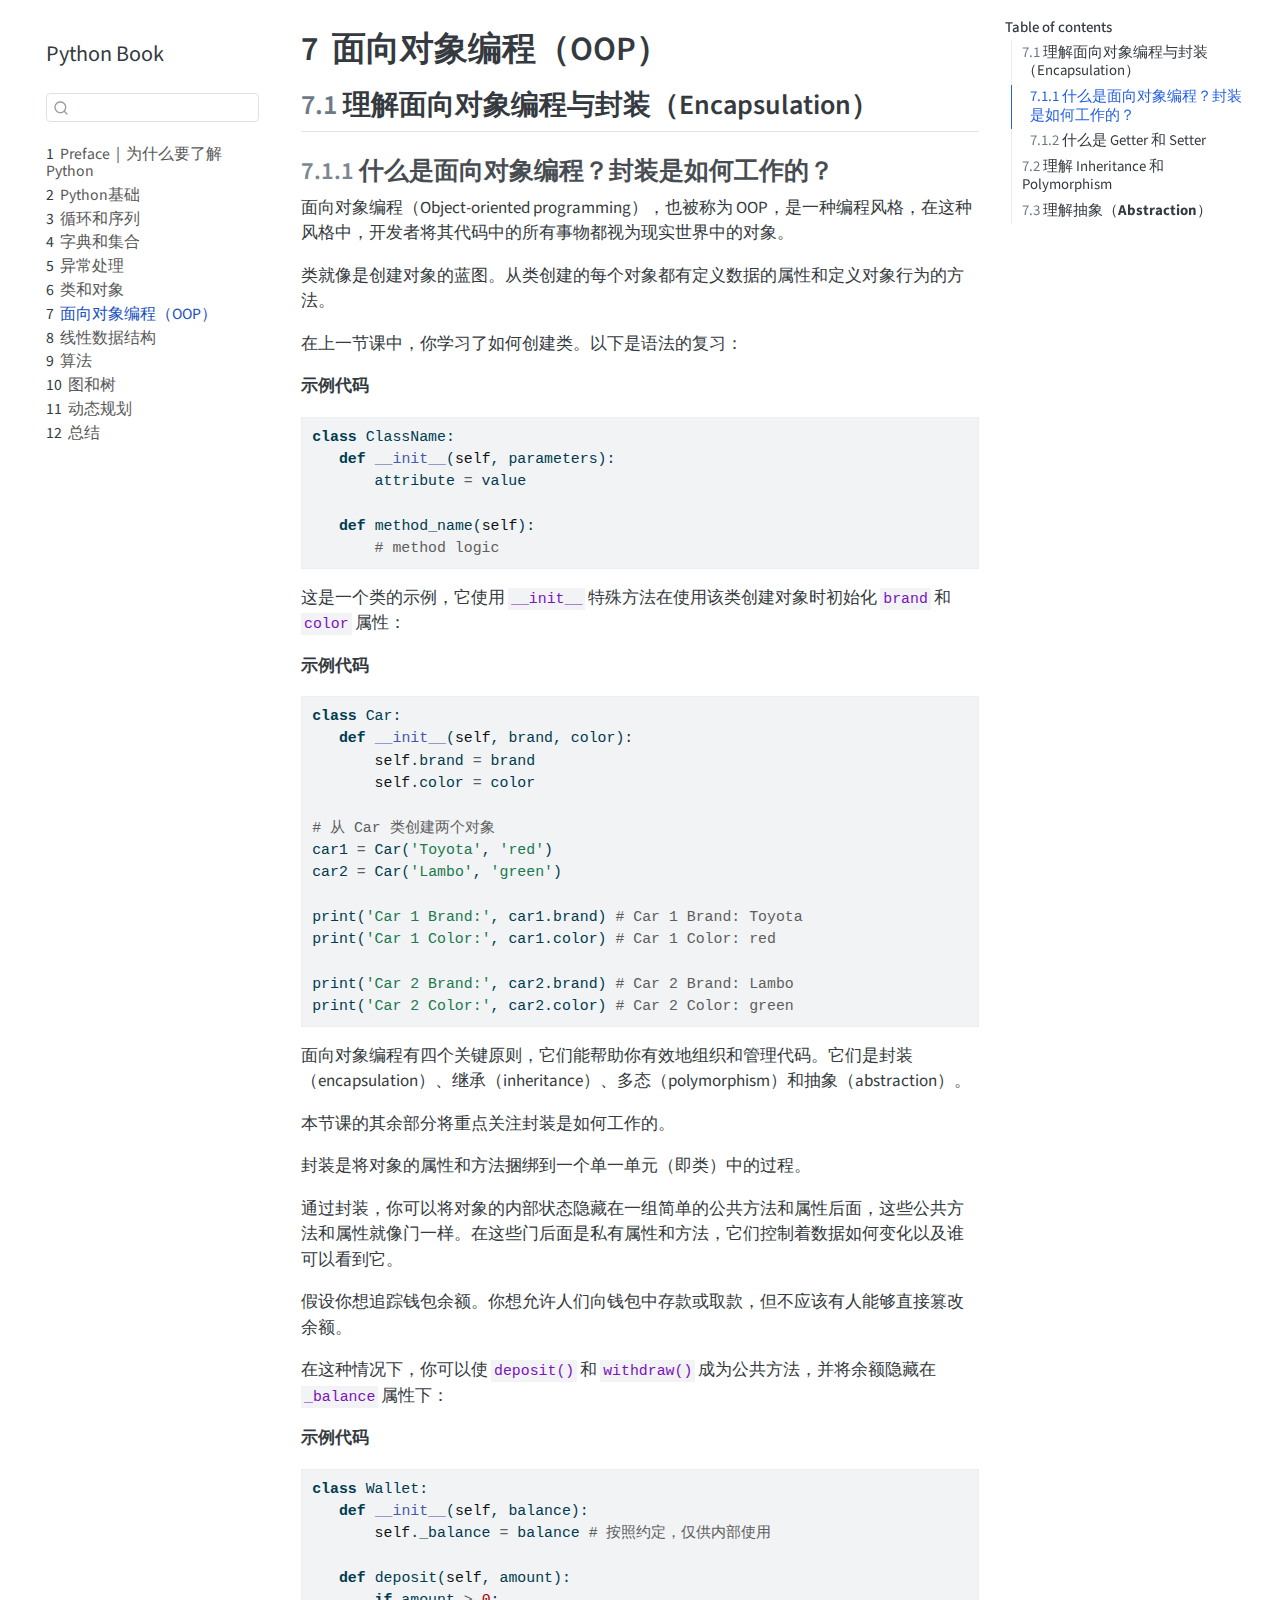
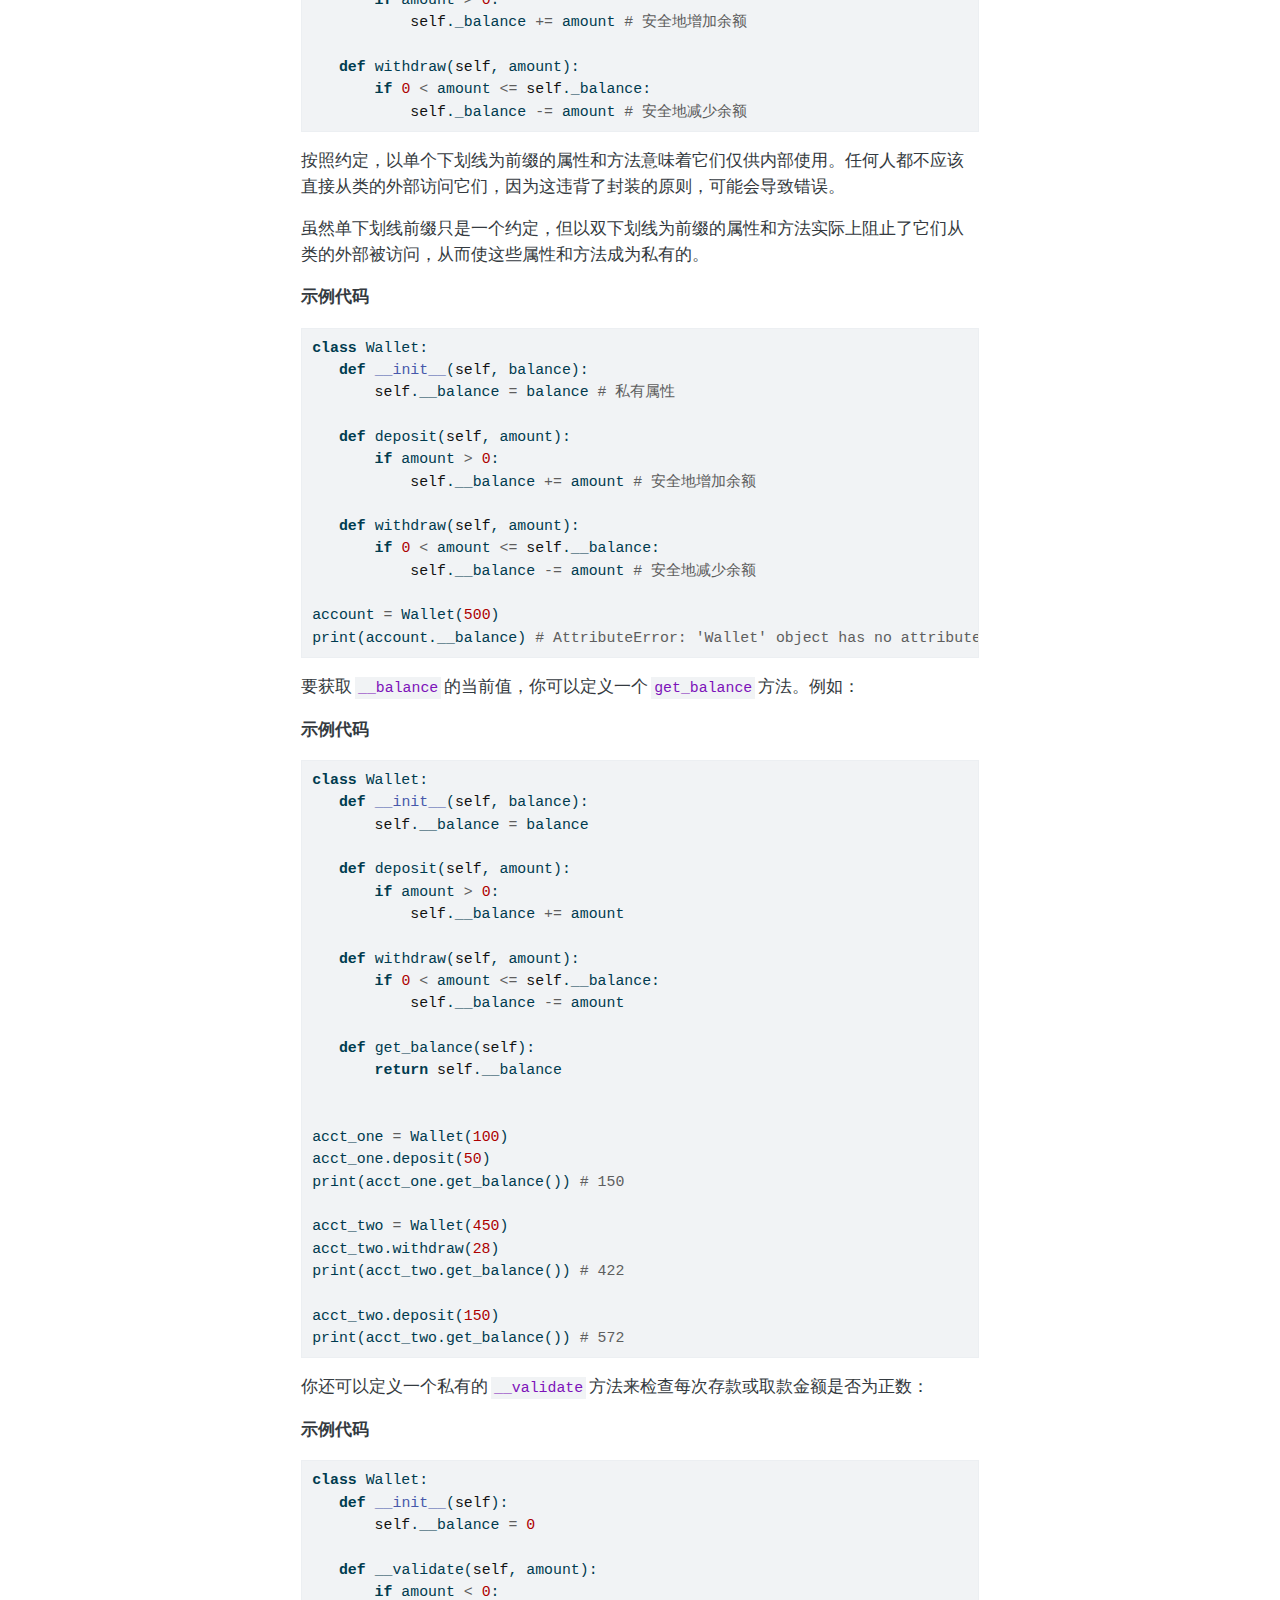
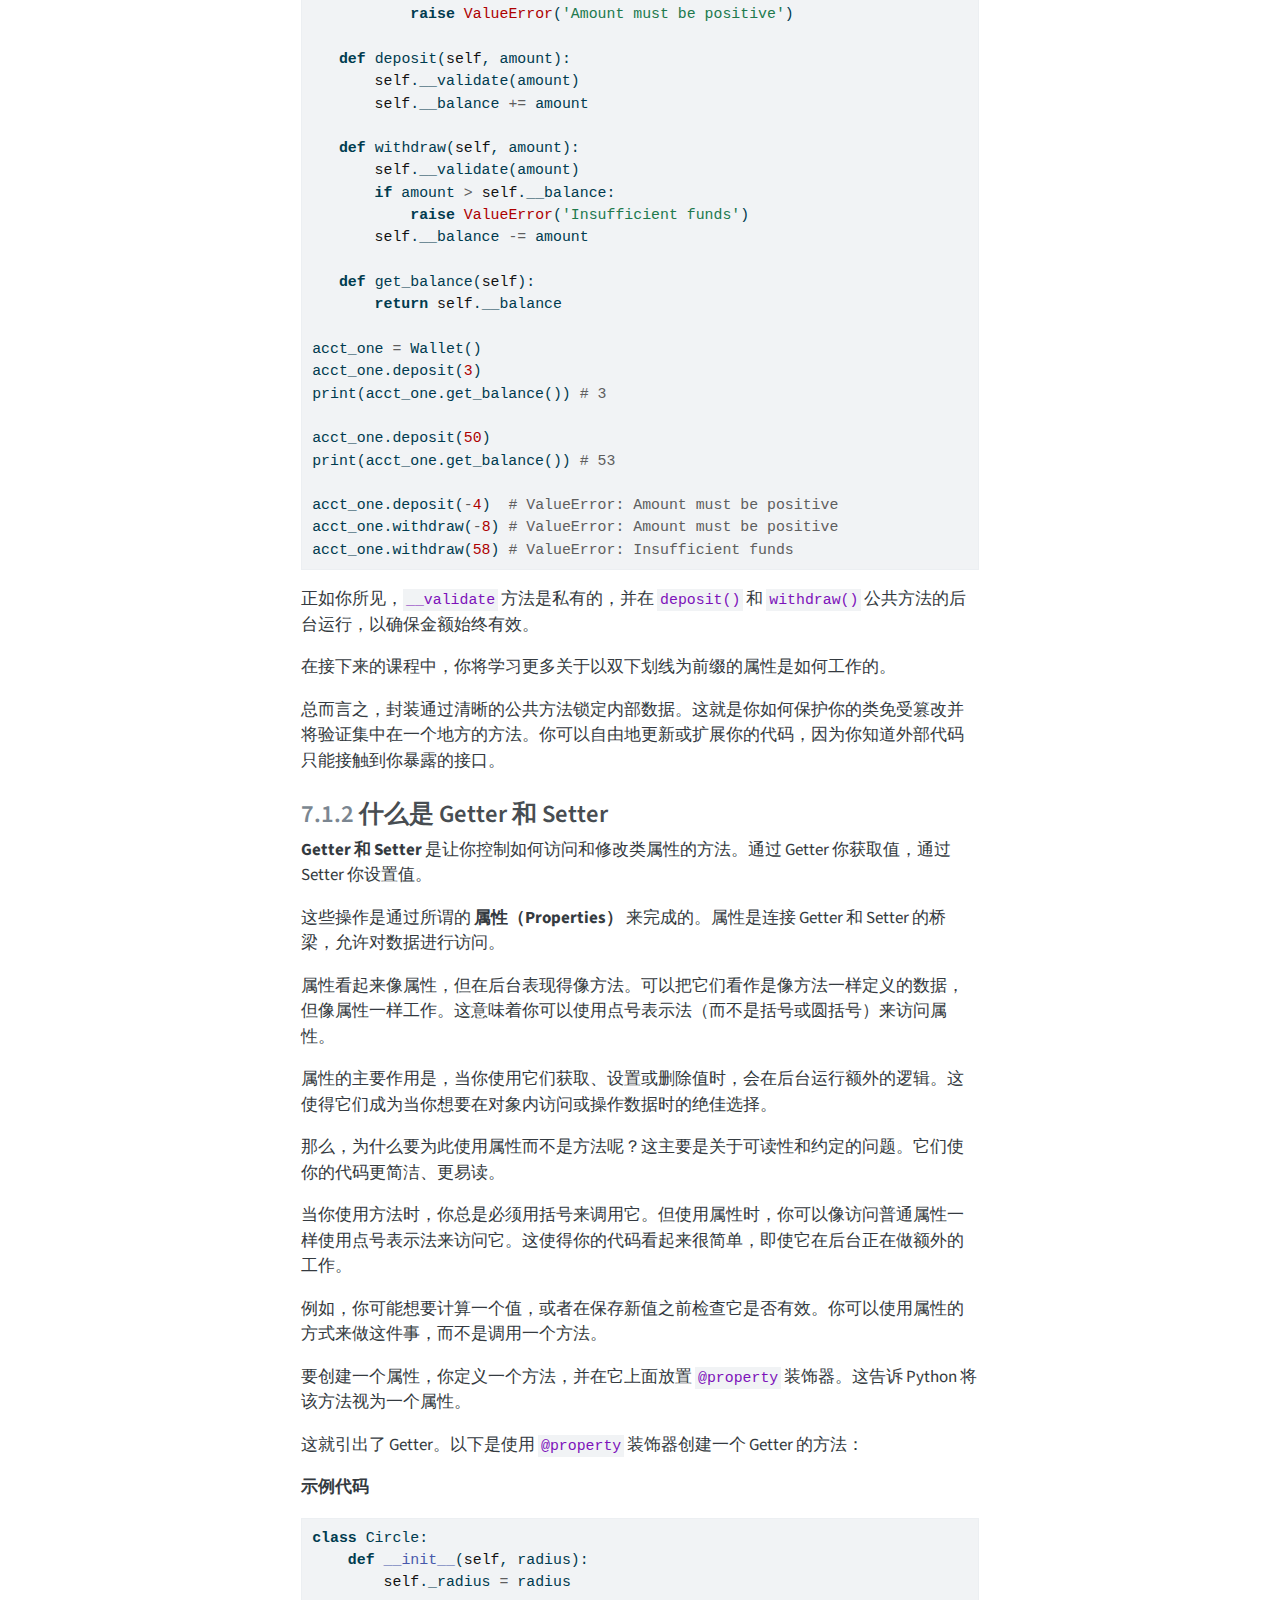
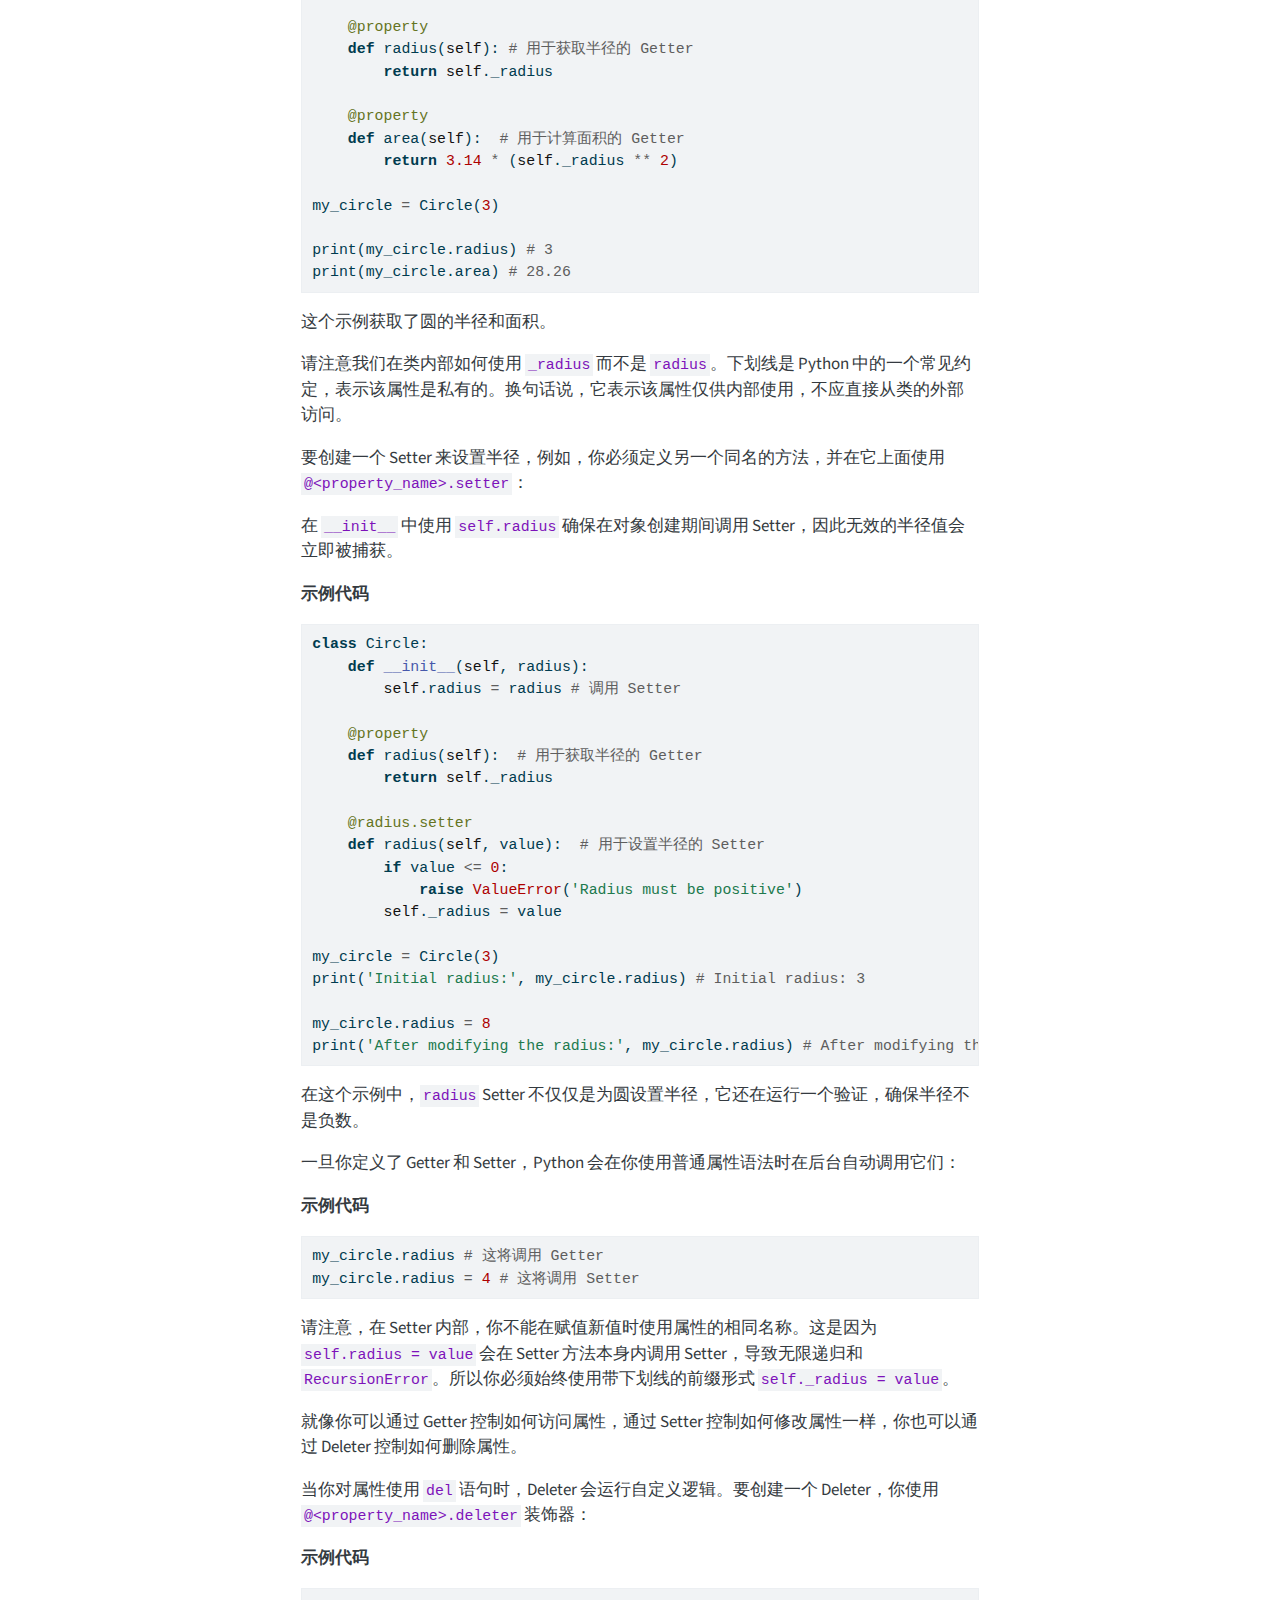
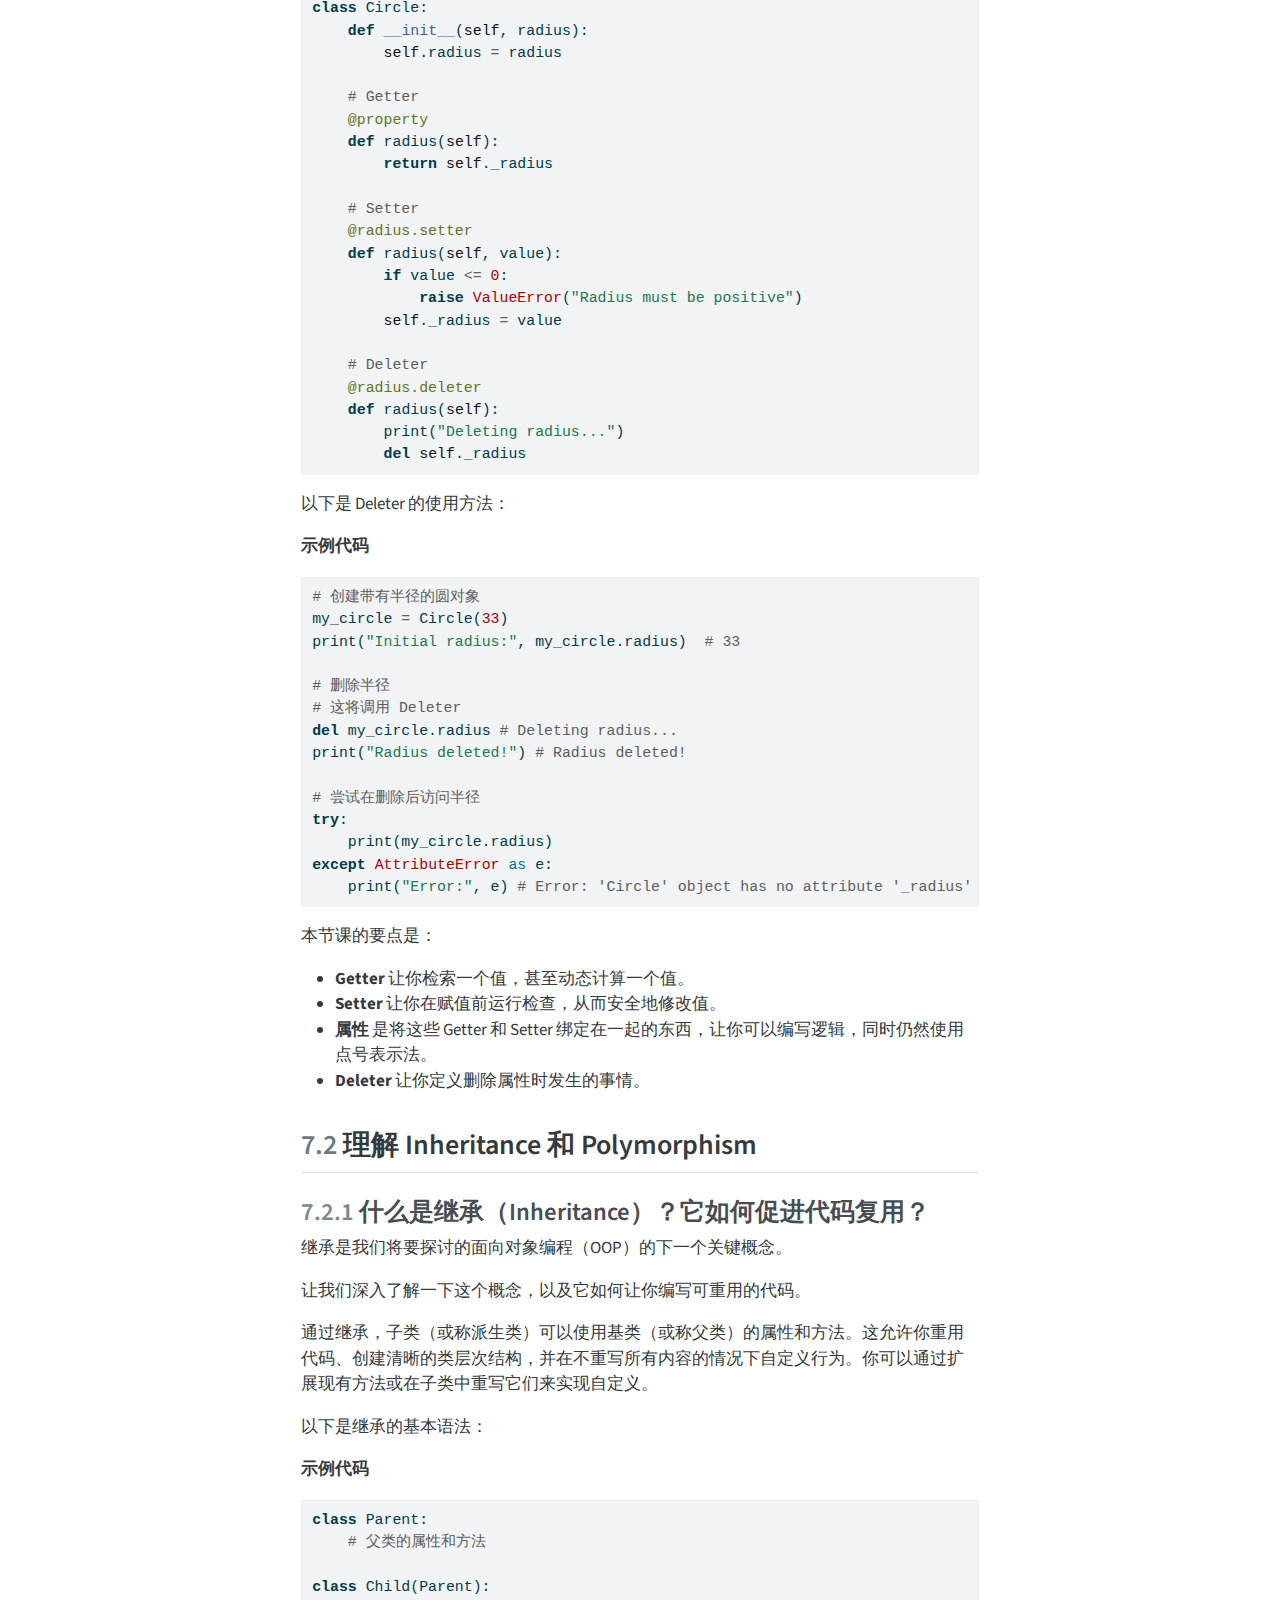
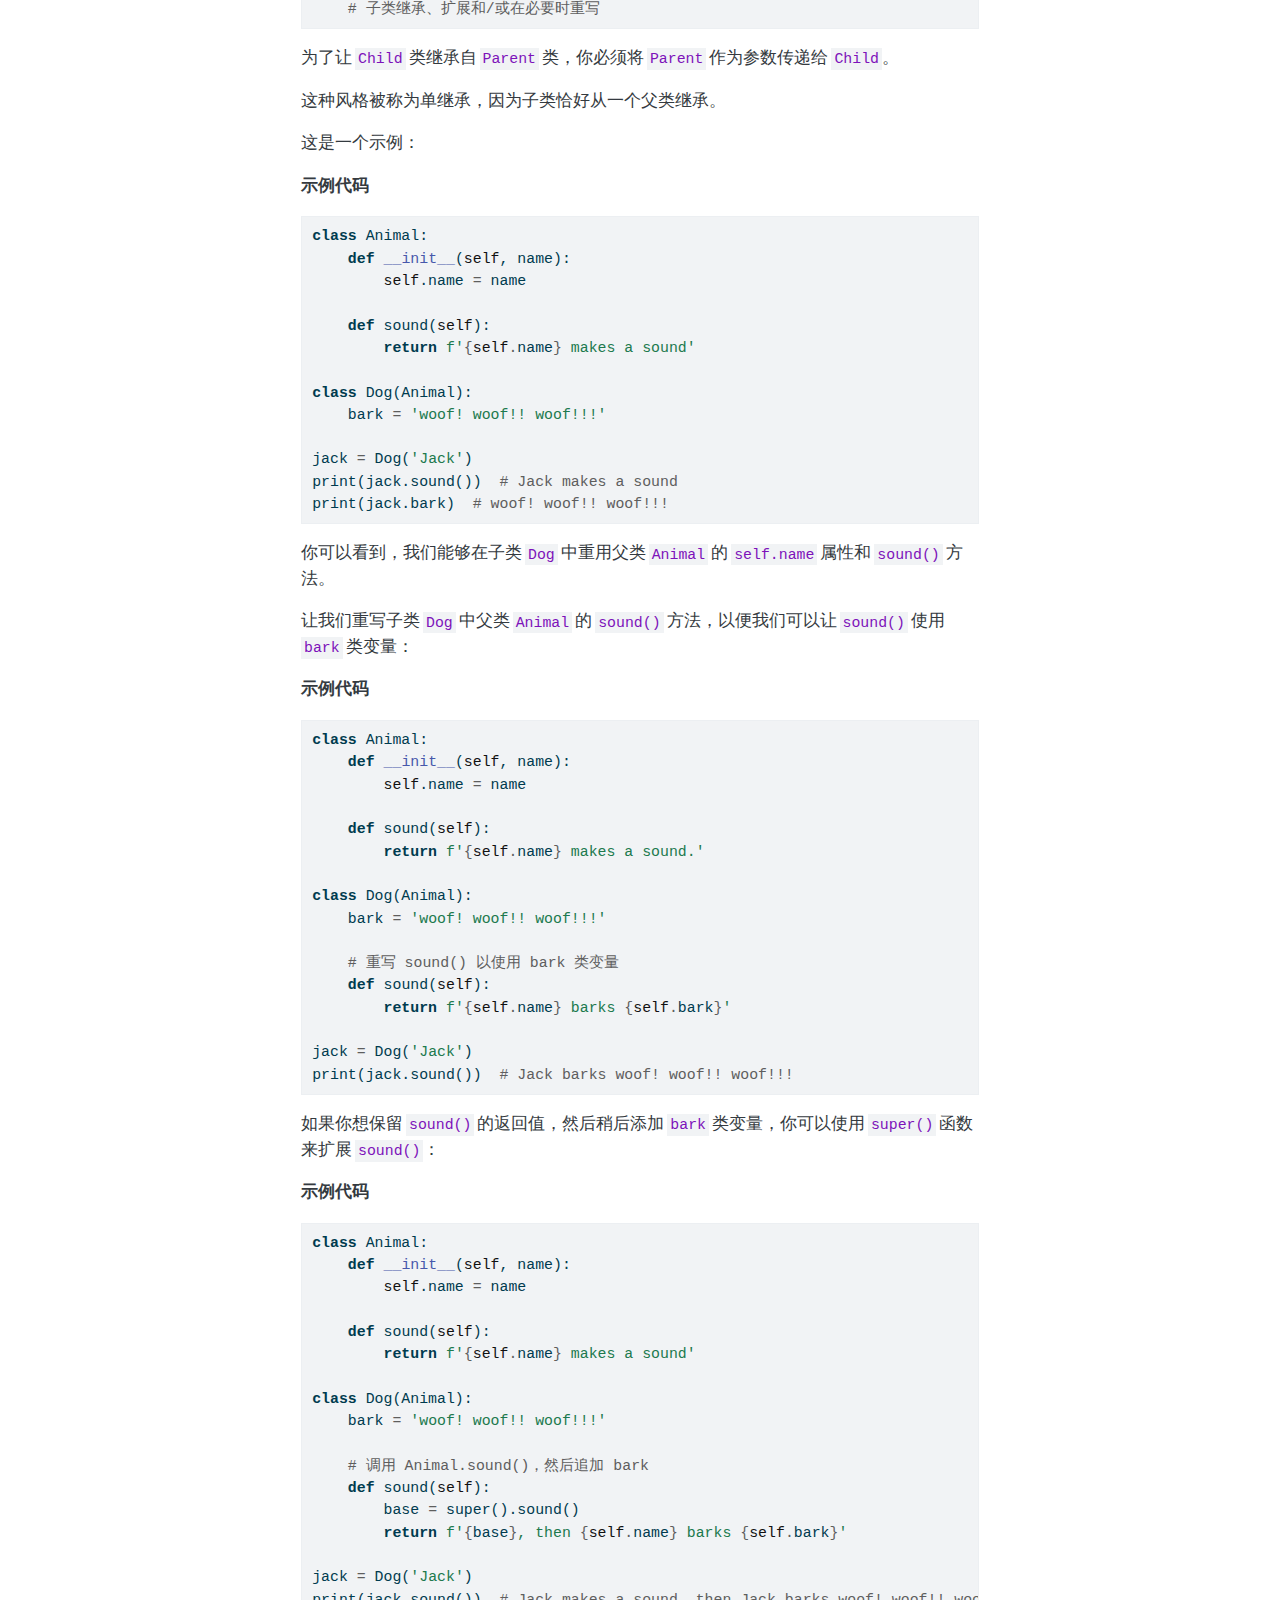
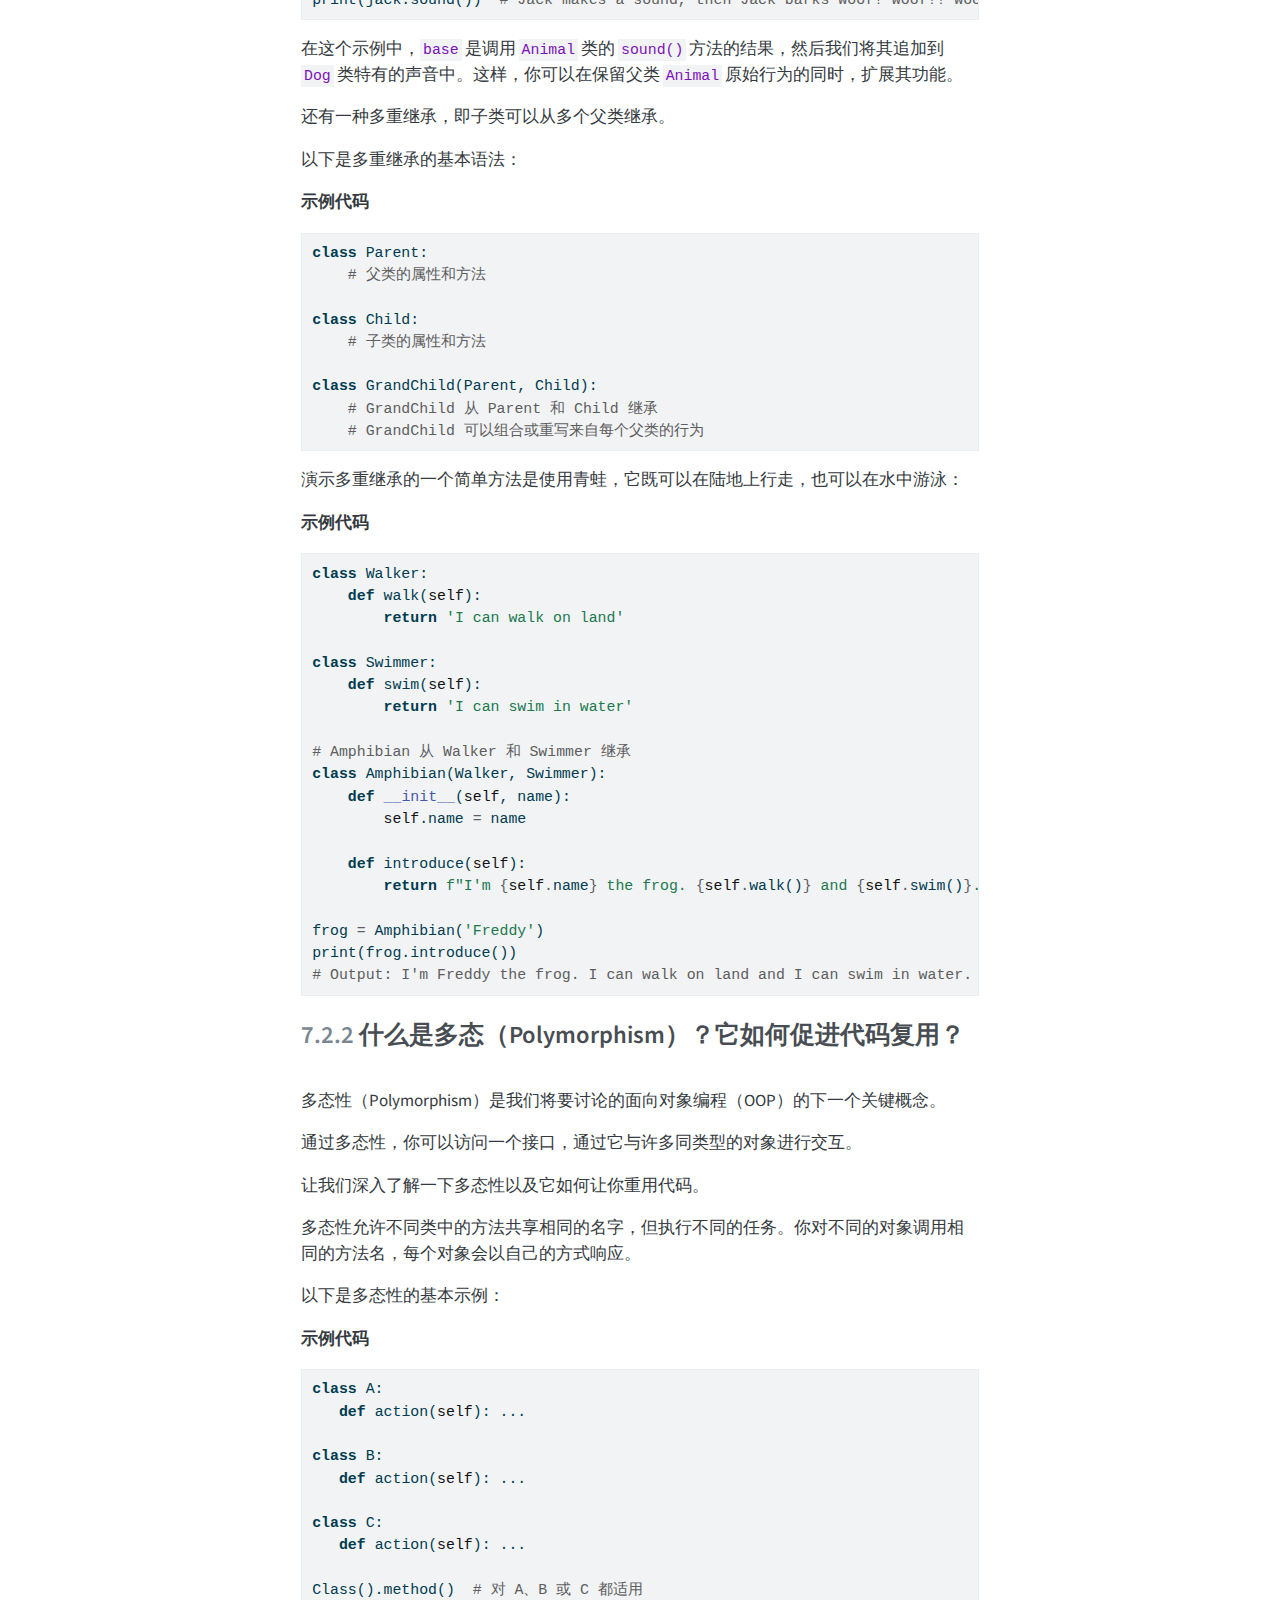
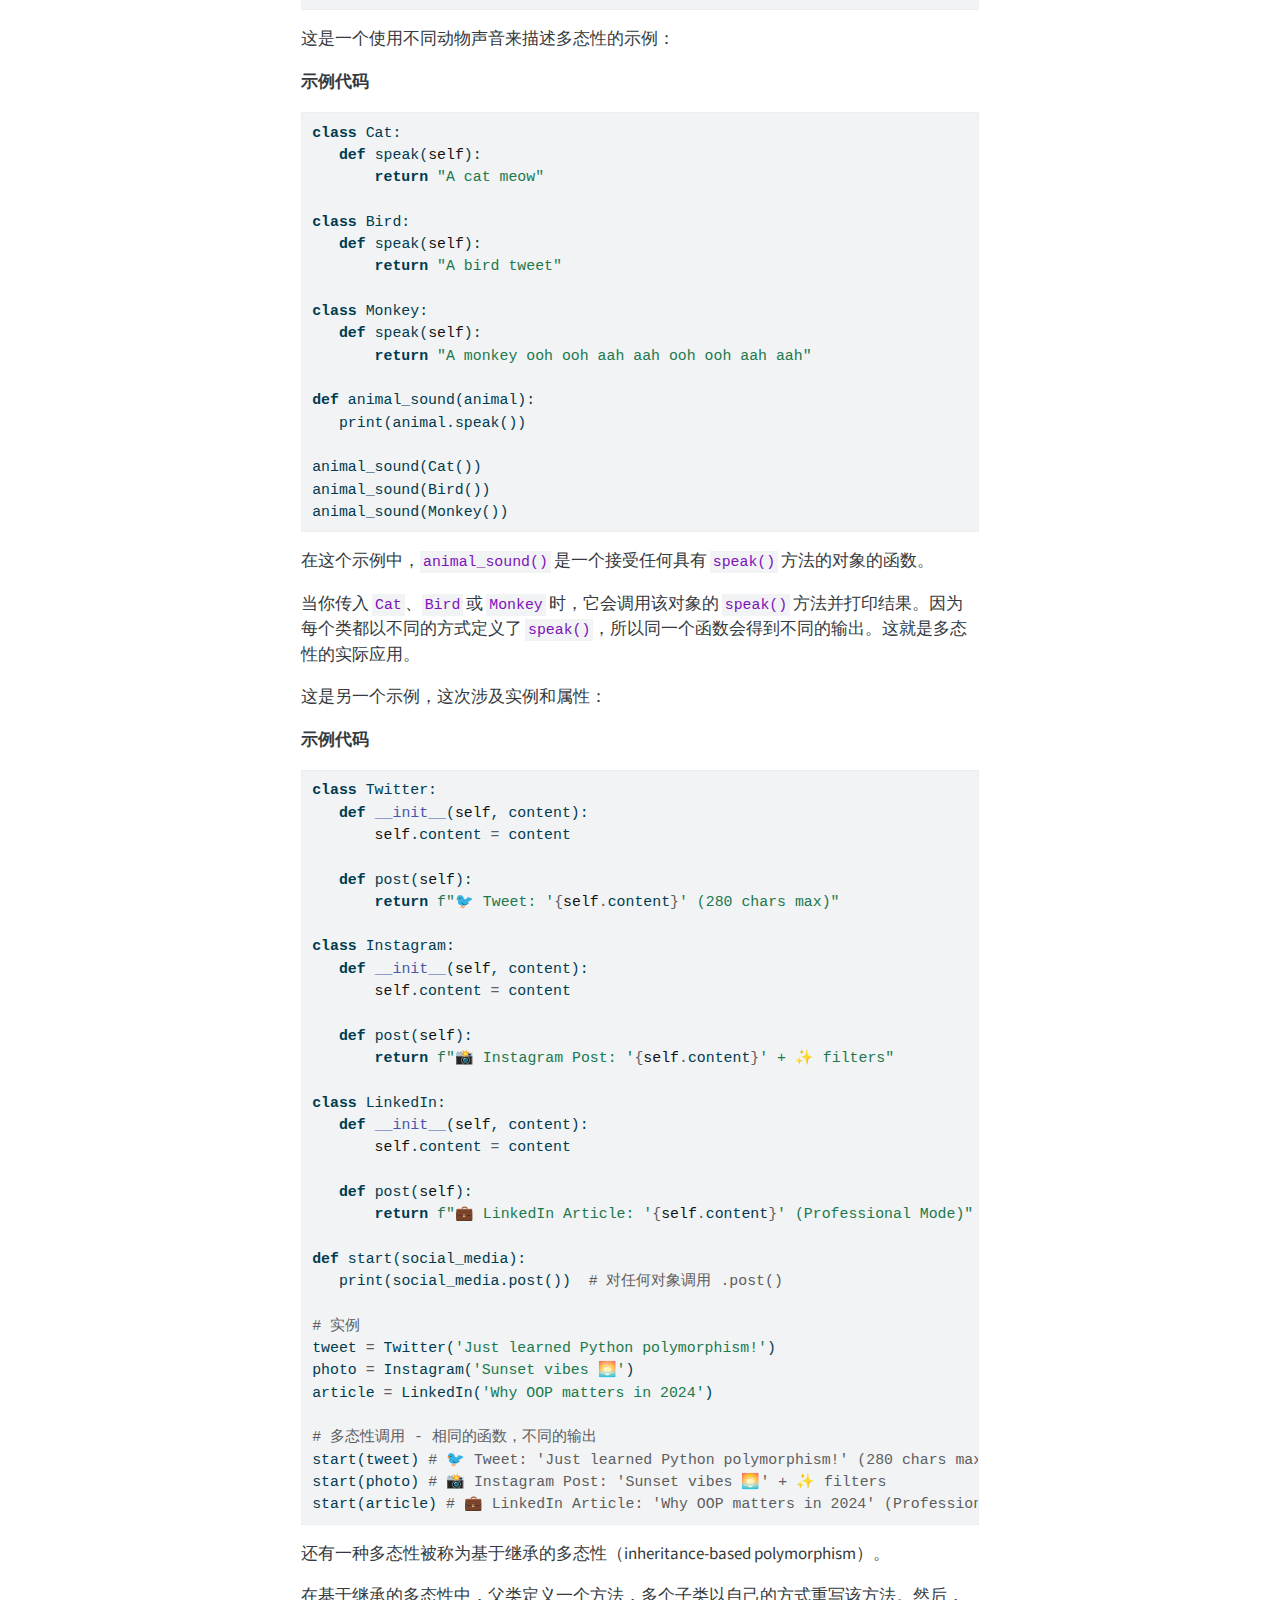
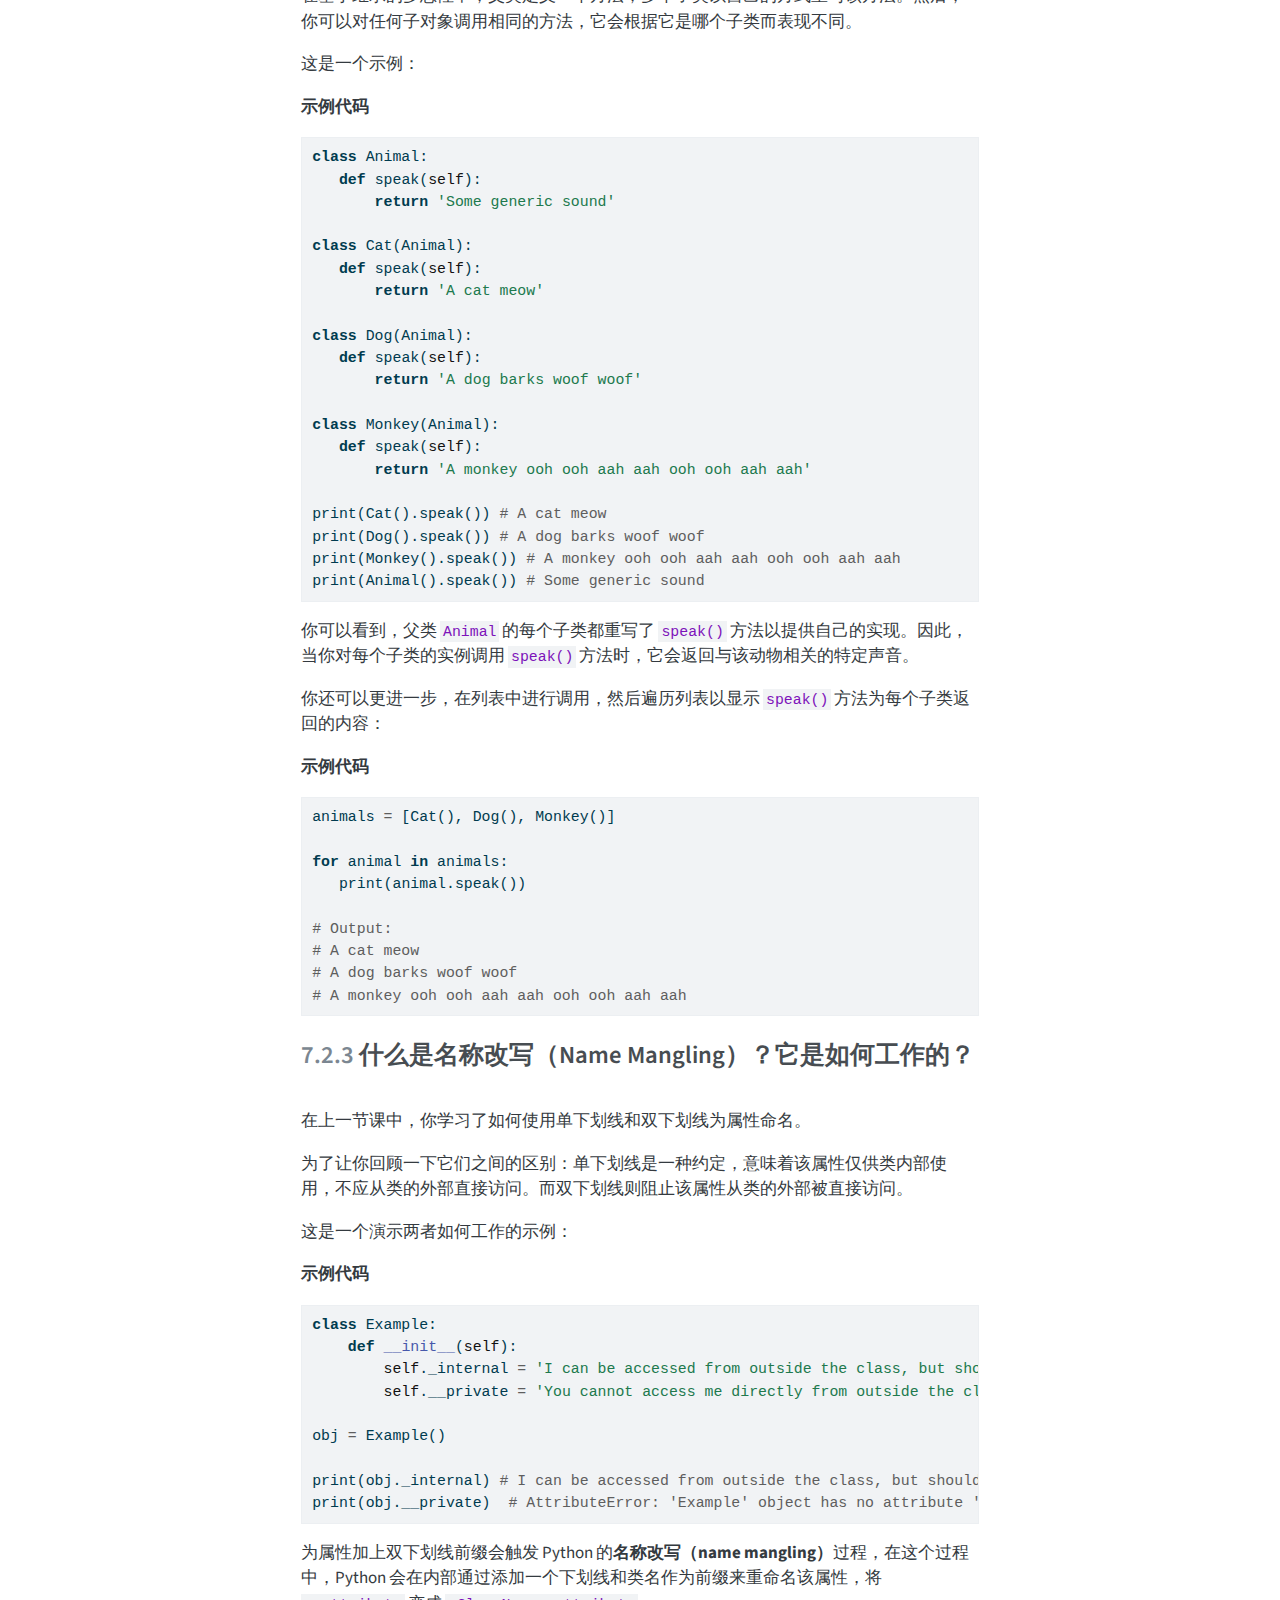
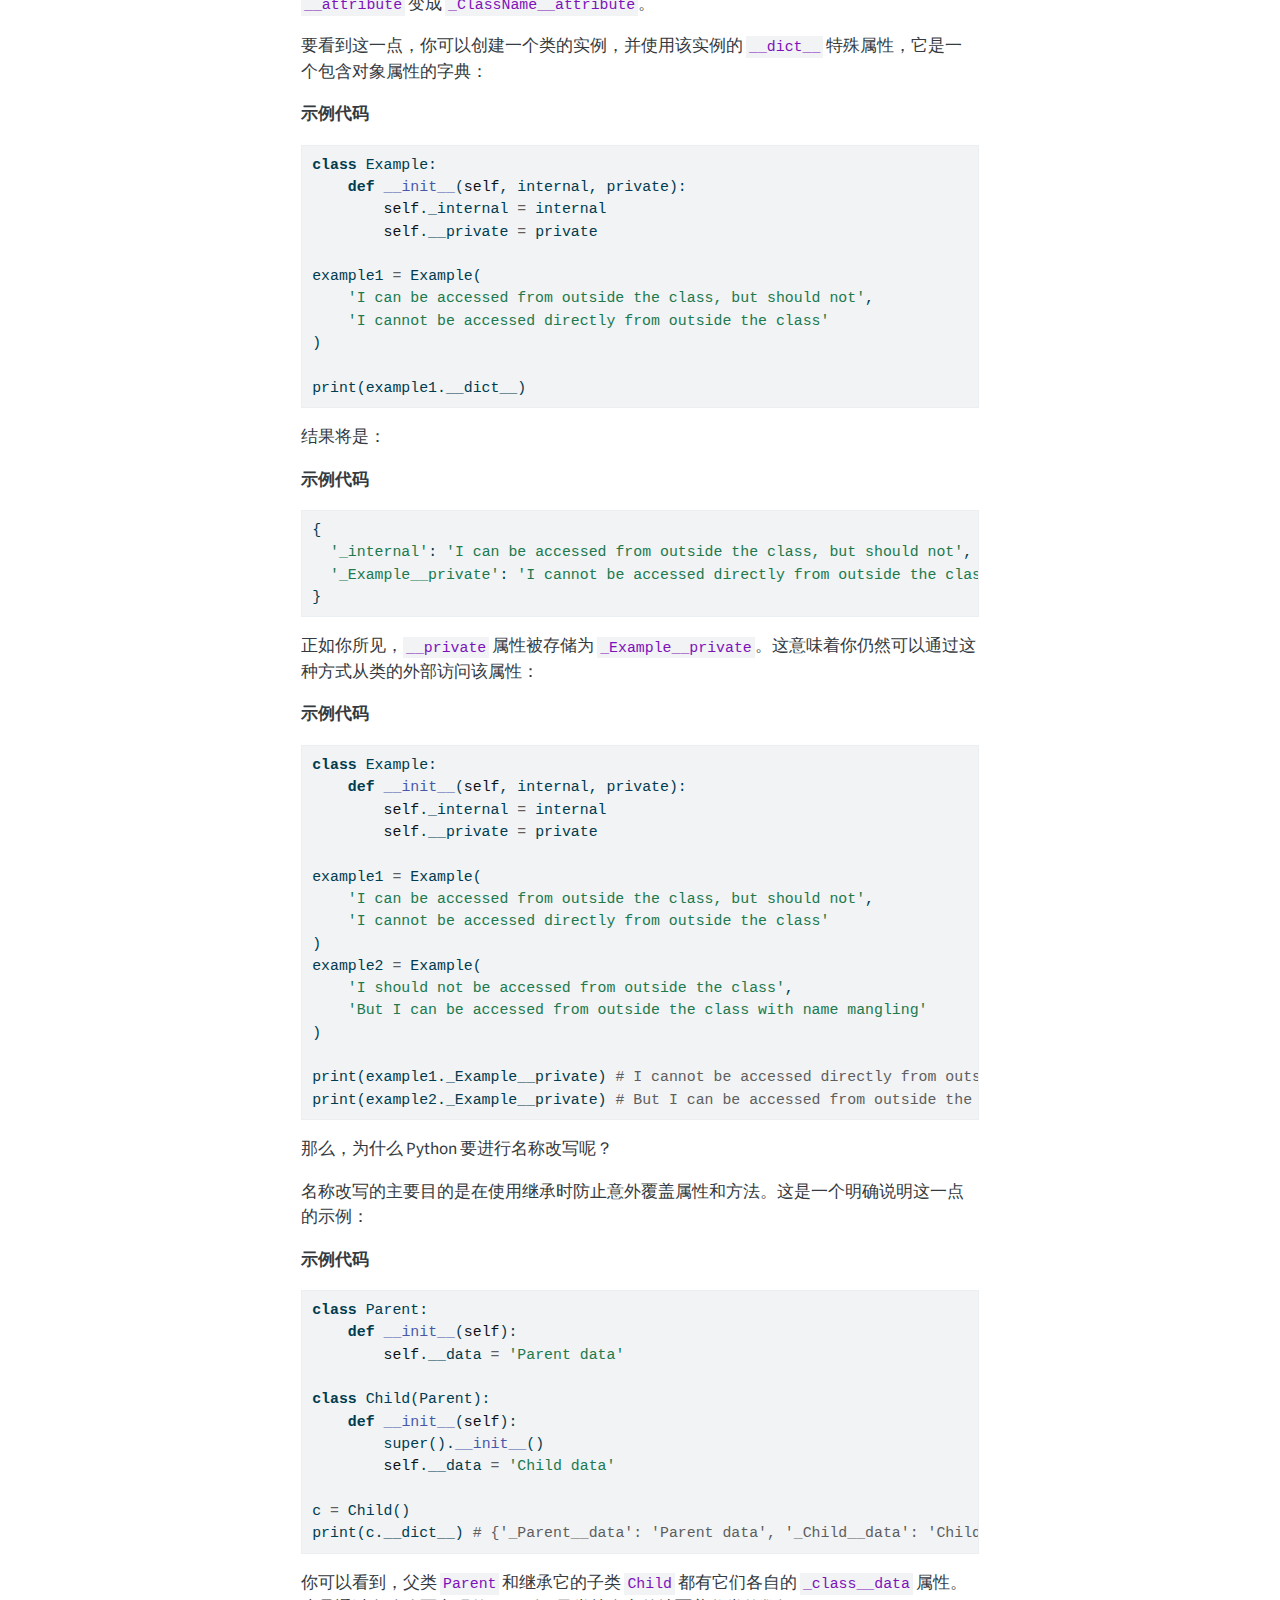
<file: cp_6.html>
<!DOCTYPE html>
<html xmlns="http://www.w3.org/1999/xhtml" lang="en" xml:lang="en"><head>

<meta charset="utf-8">
<meta name="generator" content="quarto-1.8.25">

<meta name="viewport" content="width=device-width, initial-scale=1.0, user-scalable=yes">


<title>7&nbsp; 面向对象编程（OOP） – Python Book</title>
<style>
code{white-space: pre-wrap;}
span.smallcaps{font-variant: small-caps;}
div.columns{display: flex; gap: min(4vw, 1.5em);}
div.column{flex: auto; overflow-x: auto;}
div.hanging-indent{margin-left: 1.5em; text-indent: -1.5em;}
ul.task-list{list-style: none;}
ul.task-list li input[type="checkbox"] {
  width: 0.8em;
  margin: 0 0.8em 0.2em -1em; /* quarto-specific, see https://github.com/quarto-dev/quarto-cli/issues/4556 */ 
  vertical-align: middle;
}
/* CSS for syntax highlighting */
html { -webkit-text-size-adjust: 100%; }
pre > code.sourceCode { white-space: pre; position: relative; }
pre > code.sourceCode > span { display: inline-block; line-height: 1.25; }
pre > code.sourceCode > span:empty { height: 1.2em; }
.sourceCode { overflow: visible; }
code.sourceCode > span { color: inherit; text-decoration: inherit; }
div.sourceCode { margin: 1em 0; }
pre.sourceCode { margin: 0; }
@media screen {
div.sourceCode { overflow: auto; }
}
@media print {
pre > code.sourceCode { white-space: pre-wrap; }
pre > code.sourceCode > span { text-indent: -5em; padding-left: 5em; }
}
pre.numberSource code
  { counter-reset: source-line 0; }
pre.numberSource code > span
  { position: relative; left: -4em; counter-increment: source-line; }
pre.numberSource code > span > a:first-child::before
  { content: counter(source-line);
    position: relative; left: -1em; text-align: right; vertical-align: baseline;
    border: none; display: inline-block;
    -webkit-touch-callout: none; -webkit-user-select: none;
    -khtml-user-select: none; -moz-user-select: none;
    -ms-user-select: none; user-select: none;
    padding: 0 4px; width: 4em;
  }
pre.numberSource { margin-left: 3em;  padding-left: 4px; }
div.sourceCode
  {   }
@media screen {
pre > code.sourceCode > span > a:first-child::before { text-decoration: underline; }
}
</style>


<script src="site_libs/quarto-nav/quarto-nav.js"></script>
<script src="site_libs/quarto-nav/headroom.min.js"></script>
<script src="site_libs/clipboard/clipboard.min.js"></script>
<script src="site_libs/quarto-search/autocomplete.umd.js"></script>
<script src="site_libs/quarto-search/fuse.min.js"></script>
<script src="site_libs/quarto-search/quarto-search.js"></script>
<meta name="quarto:offset" content="./">
<link href="./cp_7.html" rel="next">
<link href="./cp_5.html" rel="prev">
<script src="site_libs/quarto-html/quarto.js" type="module"></script>
<script src="site_libs/quarto-html/tabsets/tabsets.js" type="module"></script>
<script src="site_libs/quarto-html/axe/axe-check.js" type="module"></script>
<script src="site_libs/quarto-html/popper.min.js"></script>
<script src="site_libs/quarto-html/tippy.umd.min.js"></script>
<script src="site_libs/quarto-html/anchor.min.js"></script>
<link href="site_libs/quarto-html/tippy.css" rel="stylesheet">
<link href="site_libs/quarto-html/quarto-syntax-highlighting-7b89279ff1a6dce999919e0e67d4d9ec.css" rel="stylesheet" id="quarto-text-highlighting-styles">
<script src="site_libs/bootstrap/bootstrap.min.js"></script>
<link href="site_libs/bootstrap/bootstrap-icons.css" rel="stylesheet">
<link href="site_libs/bootstrap/bootstrap-27c261d06b905028a18691de25d09dde.min.css" rel="stylesheet" append-hash="true" id="quarto-bootstrap" data-mode="light">
<script id="quarto-search-options" type="application/json">{
  "location": "sidebar",
  "copy-button": false,
  "collapse-after": 3,
  "panel-placement": "start",
  "type": "textbox",
  "limit": 50,
  "keyboard-shortcut": [
    "f",
    "/",
    "s"
  ],
  "show-item-context": false,
  "language": {
    "search-no-results-text": "No results",
    "search-matching-documents-text": "matching documents",
    "search-copy-link-title": "Copy link to search",
    "search-hide-matches-text": "Hide additional matches",
    "search-more-match-text": "more match in this document",
    "search-more-matches-text": "more matches in this document",
    "search-clear-button-title": "Clear",
    "search-text-placeholder": "",
    "search-detached-cancel-button-title": "Cancel",
    "search-submit-button-title": "Submit",
    "search-label": "Search"
  }
}</script>


</head>

<body class="nav-sidebar floating quarto-light">

<div id="quarto-search-results"></div>
  <header id="quarto-header" class="headroom fixed-top">
  <nav class="quarto-secondary-nav">
    <div class="container-fluid d-flex">
      <button type="button" class="quarto-btn-toggle btn" data-bs-toggle="collapse" role="button" data-bs-target=".quarto-sidebar-collapse-item" aria-controls="quarto-sidebar" aria-expanded="false" aria-label="Toggle sidebar navigation" onclick="if (window.quartoToggleHeadroom) { window.quartoToggleHeadroom(); }">
        <i class="bi bi-layout-text-sidebar-reverse"></i>
      </button>
        <nav class="quarto-page-breadcrumbs" aria-label="breadcrumb"><ol class="breadcrumb"><li class="breadcrumb-item"><a href="./cp_6.html"><span class="chapter-number">7</span>&nbsp; <span class="chapter-title">面向对象编程（OOP）</span></a></li></ol></nav>
        <a class="flex-grow-1" role="navigation" data-bs-toggle="collapse" data-bs-target=".quarto-sidebar-collapse-item" aria-controls="quarto-sidebar" aria-expanded="false" aria-label="Toggle sidebar navigation" onclick="if (window.quartoToggleHeadroom) { window.quartoToggleHeadroom(); }">      
        </a>
      <button type="button" class="btn quarto-search-button" aria-label="Search" onclick="window.quartoOpenSearch();">
        <i class="bi bi-search"></i>
      </button>
    </div>
  </nav>
</header>
<!-- content -->
<div id="quarto-content" class="quarto-container page-columns page-rows-contents page-layout-article">
<!-- sidebar -->
  <nav id="quarto-sidebar" class="sidebar collapse collapse-horizontal quarto-sidebar-collapse-item sidebar-navigation floating overflow-auto">
    <div class="pt-lg-2 mt-2 text-left sidebar-header sidebar-header-stacked">
      <a href="./index.html" class="sidebar-logo-link">
      </a>
    <div class="sidebar-title mb-0 py-0">
      <a href="./">Python Book</a> 
    </div>
      </div>
        <div class="mt-2 flex-shrink-0 align-items-center">
        <div class="sidebar-search">
        <div id="quarto-search" class="" title="Search"></div>
        </div>
        </div>
    <div class="sidebar-menu-container"> 
    <ul class="list-unstyled mt-1">
        <li class="sidebar-item">
  <div class="sidebar-item-container"> 
  <a href="./index.html" class="sidebar-item-text sidebar-link">
 <span class="menu-text"><span class="chapter-number">1</span>&nbsp; <span class="chapter-title">Preface｜为什么要了解 Python</span></span></a>
  </div>
</li>
        <li class="sidebar-item">
  <div class="sidebar-item-container"> 
  <a href="./cp_1.html" class="sidebar-item-text sidebar-link">
 <span class="menu-text"><span class="chapter-number">2</span>&nbsp; <span class="chapter-title">Python基础</span></span></a>
  </div>
</li>
        <li class="sidebar-item">
  <div class="sidebar-item-container"> 
  <a href="./cp_2.html" class="sidebar-item-text sidebar-link">
 <span class="menu-text"><span class="chapter-number">3</span>&nbsp; <span class="chapter-title">循环和序列</span></span></a>
  </div>
</li>
        <li class="sidebar-item">
  <div class="sidebar-item-container"> 
  <a href="./cp_3.html" class="sidebar-item-text sidebar-link">
 <span class="menu-text"><span class="chapter-number">4</span>&nbsp; <span class="chapter-title">字典和集合</span></span></a>
  </div>
</li>
        <li class="sidebar-item">
  <div class="sidebar-item-container"> 
  <a href="./cp_4.html" class="sidebar-item-text sidebar-link">
 <span class="menu-text"><span class="chapter-number">5</span>&nbsp; <span class="chapter-title">异常处理</span></span></a>
  </div>
</li>
        <li class="sidebar-item">
  <div class="sidebar-item-container"> 
  <a href="./cp_5.html" class="sidebar-item-text sidebar-link">
 <span class="menu-text"><span class="chapter-number">6</span>&nbsp; <span class="chapter-title">类和对象</span></span></a>
  </div>
</li>
        <li class="sidebar-item">
  <div class="sidebar-item-container"> 
  <a href="./cp_6.html" class="sidebar-item-text sidebar-link active">
 <span class="menu-text"><span class="chapter-number">7</span>&nbsp; <span class="chapter-title">面向对象编程（OOP）</span></span></a>
  </div>
</li>
        <li class="sidebar-item">
  <div class="sidebar-item-container"> 
  <a href="./cp_7.html" class="sidebar-item-text sidebar-link">
 <span class="menu-text"><span class="chapter-number">8</span>&nbsp; <span class="chapter-title">线性数据结构</span></span></a>
  </div>
</li>
        <li class="sidebar-item">
  <div class="sidebar-item-container"> 
  <a href="./cp_8.html" class="sidebar-item-text sidebar-link">
 <span class="menu-text"><span class="chapter-number">9</span>&nbsp; <span class="chapter-title">算法</span></span></a>
  </div>
</li>
        <li class="sidebar-item">
  <div class="sidebar-item-container"> 
  <a href="./cp_9.html" class="sidebar-item-text sidebar-link">
 <span class="menu-text"><span class="chapter-number">10</span>&nbsp; <span class="chapter-title">图和树</span></span></a>
  </div>
</li>
        <li class="sidebar-item">
  <div class="sidebar-item-container"> 
  <a href="./cp_10.html" class="sidebar-item-text sidebar-link">
 <span class="menu-text"><span class="chapter-number">11</span>&nbsp; <span class="chapter-title">动态规划</span></span></a>
  </div>
</li>
        <li class="sidebar-item">
  <div class="sidebar-item-container"> 
  <a href="./summary.html" class="sidebar-item-text sidebar-link">
 <span class="menu-text"><span class="chapter-number">12</span>&nbsp; <span class="chapter-title">总结</span></span></a>
  </div>
</li>
    </ul>
    </div>
</nav>
<div id="quarto-sidebar-glass" class="quarto-sidebar-collapse-item" data-bs-toggle="collapse" data-bs-target=".quarto-sidebar-collapse-item"></div>
<!-- margin-sidebar -->
    <div id="quarto-margin-sidebar" class="sidebar margin-sidebar">
        <nav id="TOC" role="doc-toc" class="toc-active">
    <h2 id="toc-title">Table of contents</h2>
   
  <ul>
  <li><a href="#理解面向对象编程与封装encapsulation" id="toc-理解面向对象编程与封装encapsulation" class="nav-link active" data-scroll-target="#理解面向对象编程与封装encapsulation"><span class="header-section-number">7.1</span> 理解面向对象编程与封装（Encapsulation）</a>
  <ul class="collapse">
  <li><a href="#什么是面向对象编程封装是如何工作的" id="toc-什么是面向对象编程封装是如何工作的" class="nav-link" data-scroll-target="#什么是面向对象编程封装是如何工作的"><span class="header-section-number">7.1.1</span> 什么是面向对象编程？封装是如何工作的？</a></li>
  <li><a href="#什么是-getter-和-setter" id="toc-什么是-getter-和-setter" class="nav-link" data-scroll-target="#什么是-getter-和-setter"><span class="header-section-number">7.1.2</span> 什么是 Getter 和 Setter</a></li>
  </ul></li>
  <li><a href="#理解-inheritance-和-polymorphism" id="toc-理解-inheritance-和-polymorphism" class="nav-link" data-scroll-target="#理解-inheritance-和-polymorphism"><span class="header-section-number">7.2</span> 理解 Inheritance 和 Polymorphism</a>
  <ul class="collapse">
  <li><a href="#什么是继承inheritance它如何促进代码复用" id="toc-什么是继承inheritance它如何促进代码复用" class="nav-link" data-scroll-target="#什么是继承inheritance它如何促进代码复用"><span class="header-section-number">7.2.1</span> 什么是继承（Inheritance）？它如何促进代码复用？</a></li>
  <li><a href="#什么是多态polymorphism它如何促进代码复用" id="toc-什么是多态polymorphism它如何促进代码复用" class="nav-link" data-scroll-target="#什么是多态polymorphism它如何促进代码复用"><span class="header-section-number">7.2.2</span> 什么是多态（Polymorphism）？它如何促进代码复用？</a></li>
  <li><a href="#什么是名称改写name-mangling它是如何工作的" id="toc-什么是名称改写name-mangling它是如何工作的" class="nav-link" data-scroll-target="#什么是名称改写name-mangling它是如何工作的"><span class="header-section-number">7.2.3</span> 什么是名称改写（Name Mangling）？它是如何工作的？</a></li>
  </ul></li>
  <li><a href="#理解抽象abstraction" id="toc-理解抽象abstraction" class="nav-link" data-scroll-target="#理解抽象abstraction"><span class="header-section-number">7.3</span> 理解抽象（<strong>Abstraction</strong>）</a>
  <ul class="collapse">
  <li><a href="#什么是抽象它如何帮助保持复杂系统的组织性" id="toc-什么是抽象它如何帮助保持复杂系统的组织性" class="nav-link" data-scroll-target="#什么是抽象它如何帮助保持复杂系统的组织性"><span class="header-section-number">7.3.1</span> 什么是抽象？它如何帮助保持复杂系统的组织性？</a></li>
  </ul></li>
  </ul>
</nav>
    </div>
<!-- main -->
<main class="content" id="quarto-document-content">

<header id="title-block-header" class="quarto-title-block default">
<div class="quarto-title">
<h1 class="title"><span class="chapter-number">7</span>&nbsp; <span class="chapter-title">面向对象编程（OOP）</span></h1>
</div>



<div class="quarto-title-meta">

    
  
    
  </div>
  


</header>


<section id="理解面向对象编程与封装encapsulation" class="level2" data-number="7.1">
<h2 data-number="7.1" class="anchored" data-anchor-id="理解面向对象编程与封装encapsulation"><span class="header-section-number">7.1</span> 理解面向对象编程与封装（Encapsulation）</h2>
<section id="什么是面向对象编程封装是如何工作的" class="level3" data-number="7.1.1">
<h3 data-number="7.1.1" class="anchored" data-anchor-id="什么是面向对象编程封装是如何工作的"><span class="header-section-number">7.1.1</span> 什么是面向对象编程？封装是如何工作的？</h3>
<p>面向对象编程（Object-oriented programming），也被称为 OOP，是一种编程风格，在这种风格中，开发者将其代码中的所有事物都视为现实世界中的对象。</p>
<p>类就像是创建对象的蓝图。从类创建的每个对象都有定义数据的属性和定义对象行为的方法。</p>
<p>在上一节课中，你学习了如何创建类。以下是语法的复习：</p>
<p><strong>示例代码</strong></p>
<div class="code-copy-outer-scaffold"><div class="sourceCode" id="cb1"><pre class="sourceCode python code-with-copy"><code class="sourceCode python"><span id="cb1-1"><a href="#cb1-1" aria-hidden="true" tabindex="-1"></a><span class="kw">class</span> ClassName:</span>
<span id="cb1-2"><a href="#cb1-2" aria-hidden="true" tabindex="-1"></a>   <span class="kw">def</span> <span class="fu">__init__</span>(<span class="va">self</span>, parameters):</span>
<span id="cb1-3"><a href="#cb1-3" aria-hidden="true" tabindex="-1"></a>       attribute <span class="op">=</span> value</span>
<span id="cb1-4"><a href="#cb1-4" aria-hidden="true" tabindex="-1"></a></span>
<span id="cb1-5"><a href="#cb1-5" aria-hidden="true" tabindex="-1"></a>   <span class="kw">def</span> method_name(<span class="va">self</span>):</span>
<span id="cb1-6"><a href="#cb1-6" aria-hidden="true" tabindex="-1"></a>       <span class="co"># method logic</span></span></code></pre></div><button title="Copy to Clipboard" class="code-copy-button"><i class="bi"></i></button></div>
<p>这是一个类的示例，它使用 <code>__init__</code> 特殊方法在使用该类创建对象时初始化 <code>brand</code> 和 <code>color</code> 属性：</p>
<p><strong>示例代码</strong></p>
<div class="code-copy-outer-scaffold"><div class="sourceCode" id="cb2"><pre class="sourceCode python code-with-copy"><code class="sourceCode python"><span id="cb2-1"><a href="#cb2-1" aria-hidden="true" tabindex="-1"></a><span class="kw">class</span> Car:</span>
<span id="cb2-2"><a href="#cb2-2" aria-hidden="true" tabindex="-1"></a>   <span class="kw">def</span> <span class="fu">__init__</span>(<span class="va">self</span>, brand, color):</span>
<span id="cb2-3"><a href="#cb2-3" aria-hidden="true" tabindex="-1"></a>       <span class="va">self</span>.brand <span class="op">=</span> brand</span>
<span id="cb2-4"><a href="#cb2-4" aria-hidden="true" tabindex="-1"></a>       <span class="va">self</span>.color <span class="op">=</span> color</span>
<span id="cb2-5"><a href="#cb2-5" aria-hidden="true" tabindex="-1"></a></span>
<span id="cb2-6"><a href="#cb2-6" aria-hidden="true" tabindex="-1"></a><span class="co"># 从 Car 类创建两个对象</span></span>
<span id="cb2-7"><a href="#cb2-7" aria-hidden="true" tabindex="-1"></a>car1 <span class="op">=</span> Car(<span class="st">'Toyota'</span>, <span class="st">'red'</span>)</span>
<span id="cb2-8"><a href="#cb2-8" aria-hidden="true" tabindex="-1"></a>car2 <span class="op">=</span> Car(<span class="st">'Lambo'</span>, <span class="st">'green'</span>)</span>
<span id="cb2-9"><a href="#cb2-9" aria-hidden="true" tabindex="-1"></a></span>
<span id="cb2-10"><a href="#cb2-10" aria-hidden="true" tabindex="-1"></a><span class="bu">print</span>(<span class="st">'Car 1 Brand:'</span>, car1.brand) <span class="co"># Car 1 Brand: Toyota</span></span>
<span id="cb2-11"><a href="#cb2-11" aria-hidden="true" tabindex="-1"></a><span class="bu">print</span>(<span class="st">'Car 1 Color:'</span>, car1.color) <span class="co"># Car 1 Color: red</span></span>
<span id="cb2-12"><a href="#cb2-12" aria-hidden="true" tabindex="-1"></a></span>
<span id="cb2-13"><a href="#cb2-13" aria-hidden="true" tabindex="-1"></a><span class="bu">print</span>(<span class="st">'Car 2 Brand:'</span>, car2.brand) <span class="co"># Car 2 Brand: Lambo</span></span>
<span id="cb2-14"><a href="#cb2-14" aria-hidden="true" tabindex="-1"></a><span class="bu">print</span>(<span class="st">'Car 2 Color:'</span>, car2.color) <span class="co"># Car 2 Color: green</span></span></code></pre></div><button title="Copy to Clipboard" class="code-copy-button"><i class="bi"></i></button></div>
<p>面向对象编程有四个关键原则，它们能帮助你有效地组织和管理代码。它们是封装（encapsulation）、继承（inheritance）、多态（polymorphism）和抽象（abstraction）。</p>
<p>本节课的其余部分将重点关注封装是如何工作的。</p>
<p>封装是将对象的属性和方法捆绑到一个单一单元（即类）中的过程。</p>
<p>通过封装，你可以将对象的内部状态隐藏在一组简单的公共方法和属性后面，这些公共方法和属性就像门一样。在这些门后面是私有属性和方法，它们控制着数据如何变化以及谁可以看到它。</p>
<p>假设你想追踪钱包余额。你想允许人们向钱包中存款或取款，但不应该有人能够直接篡改余额。</p>
<p>在这种情况下，你可以使 <code>deposit()</code> 和 <code>withdraw()</code> 成为公共方法，并将余额隐藏在 <code>_balance</code> 属性下：</p>
<p><strong>示例代码</strong></p>
<div class="code-copy-outer-scaffold"><div class="sourceCode" id="cb3"><pre class="sourceCode python code-with-copy"><code class="sourceCode python"><span id="cb3-1"><a href="#cb3-1" aria-hidden="true" tabindex="-1"></a><span class="kw">class</span> Wallet:</span>
<span id="cb3-2"><a href="#cb3-2" aria-hidden="true" tabindex="-1"></a>   <span class="kw">def</span> <span class="fu">__init__</span>(<span class="va">self</span>, balance):</span>
<span id="cb3-3"><a href="#cb3-3" aria-hidden="true" tabindex="-1"></a>       <span class="va">self</span>._balance <span class="op">=</span> balance <span class="co"># 按照约定，仅供内部使用</span></span>
<span id="cb3-4"><a href="#cb3-4" aria-hidden="true" tabindex="-1"></a></span>
<span id="cb3-5"><a href="#cb3-5" aria-hidden="true" tabindex="-1"></a>   <span class="kw">def</span> deposit(<span class="va">self</span>, amount):</span>
<span id="cb3-6"><a href="#cb3-6" aria-hidden="true" tabindex="-1"></a>       <span class="cf">if</span> amount <span class="op">&gt;</span> <span class="dv">0</span>:</span>
<span id="cb3-7"><a href="#cb3-7" aria-hidden="true" tabindex="-1"></a>           <span class="va">self</span>._balance <span class="op">+=</span> amount <span class="co"># 安全地增加余额</span></span>
<span id="cb3-8"><a href="#cb3-8" aria-hidden="true" tabindex="-1"></a></span>
<span id="cb3-9"><a href="#cb3-9" aria-hidden="true" tabindex="-1"></a>   <span class="kw">def</span> withdraw(<span class="va">self</span>, amount):</span>
<span id="cb3-10"><a href="#cb3-10" aria-hidden="true" tabindex="-1"></a>       <span class="cf">if</span> <span class="dv">0</span> <span class="op">&lt;</span> amount <span class="op">&lt;=</span> <span class="va">self</span>._balance:</span>
<span id="cb3-11"><a href="#cb3-11" aria-hidden="true" tabindex="-1"></a>           <span class="va">self</span>._balance <span class="op">-=</span> amount <span class="co"># 安全地减少余额</span></span></code></pre></div><button title="Copy to Clipboard" class="code-copy-button"><i class="bi"></i></button></div>
<p>按照约定，以单个下划线为前缀的属性和方法意味着它们仅供内部使用。任何人都不应该直接从类的外部访问它们，因为这违背了封装的原则，可能会导致错误。</p>
<p>虽然单下划线前缀只是一个约定，但以双下划线为前缀的属性和方法实际上阻止了它们从类的外部被访问，从而使这些属性和方法成为私有的。</p>
<p><strong>示例代码</strong></p>
<div class="code-copy-outer-scaffold"><div class="sourceCode" id="cb4"><pre class="sourceCode python code-with-copy"><code class="sourceCode python"><span id="cb4-1"><a href="#cb4-1" aria-hidden="true" tabindex="-1"></a><span class="kw">class</span> Wallet:</span>
<span id="cb4-2"><a href="#cb4-2" aria-hidden="true" tabindex="-1"></a>   <span class="kw">def</span> <span class="fu">__init__</span>(<span class="va">self</span>, balance):</span>
<span id="cb4-3"><a href="#cb4-3" aria-hidden="true" tabindex="-1"></a>       <span class="va">self</span>.__balance <span class="op">=</span> balance <span class="co"># 私有属性</span></span>
<span id="cb4-4"><a href="#cb4-4" aria-hidden="true" tabindex="-1"></a></span>
<span id="cb4-5"><a href="#cb4-5" aria-hidden="true" tabindex="-1"></a>   <span class="kw">def</span> deposit(<span class="va">self</span>, amount):</span>
<span id="cb4-6"><a href="#cb4-6" aria-hidden="true" tabindex="-1"></a>       <span class="cf">if</span> amount <span class="op">&gt;</span> <span class="dv">0</span>:</span>
<span id="cb4-7"><a href="#cb4-7" aria-hidden="true" tabindex="-1"></a>           <span class="va">self</span>.__balance <span class="op">+=</span> amount <span class="co"># 安全地增加余额</span></span>
<span id="cb4-8"><a href="#cb4-8" aria-hidden="true" tabindex="-1"></a></span>
<span id="cb4-9"><a href="#cb4-9" aria-hidden="true" tabindex="-1"></a>   <span class="kw">def</span> withdraw(<span class="va">self</span>, amount):</span>
<span id="cb4-10"><a href="#cb4-10" aria-hidden="true" tabindex="-1"></a>       <span class="cf">if</span> <span class="dv">0</span> <span class="op">&lt;</span> amount <span class="op">&lt;=</span> <span class="va">self</span>.__balance:</span>
<span id="cb4-11"><a href="#cb4-11" aria-hidden="true" tabindex="-1"></a>           <span class="va">self</span>.__balance <span class="op">-=</span> amount <span class="co"># 安全地减少余额</span></span>
<span id="cb4-12"><a href="#cb4-12" aria-hidden="true" tabindex="-1"></a></span>
<span id="cb4-13"><a href="#cb4-13" aria-hidden="true" tabindex="-1"></a>account <span class="op">=</span> Wallet(<span class="dv">500</span>)</span>
<span id="cb4-14"><a href="#cb4-14" aria-hidden="true" tabindex="-1"></a><span class="bu">print</span>(account.__balance) <span class="co"># AttributeError: 'Wallet' object has no attribute '__balance'</span></span></code></pre></div><button title="Copy to Clipboard" class="code-copy-button"><i class="bi"></i></button></div>
<p>要获取 <code>__balance</code> 的当前值，你可以定义一个 <code>get_balance</code> 方法。例如：</p>
<p><strong>示例代码</strong></p>
<div class="code-copy-outer-scaffold"><div class="sourceCode" id="cb5"><pre class="sourceCode python code-with-copy"><code class="sourceCode python"><span id="cb5-1"><a href="#cb5-1" aria-hidden="true" tabindex="-1"></a><span class="kw">class</span> Wallet:</span>
<span id="cb5-2"><a href="#cb5-2" aria-hidden="true" tabindex="-1"></a>   <span class="kw">def</span> <span class="fu">__init__</span>(<span class="va">self</span>, balance):</span>
<span id="cb5-3"><a href="#cb5-3" aria-hidden="true" tabindex="-1"></a>       <span class="va">self</span>.__balance <span class="op">=</span> balance</span>
<span id="cb5-4"><a href="#cb5-4" aria-hidden="true" tabindex="-1"></a></span>
<span id="cb5-5"><a href="#cb5-5" aria-hidden="true" tabindex="-1"></a>   <span class="kw">def</span> deposit(<span class="va">self</span>, amount):</span>
<span id="cb5-6"><a href="#cb5-6" aria-hidden="true" tabindex="-1"></a>       <span class="cf">if</span> amount <span class="op">&gt;</span> <span class="dv">0</span>:</span>
<span id="cb5-7"><a href="#cb5-7" aria-hidden="true" tabindex="-1"></a>           <span class="va">self</span>.__balance <span class="op">+=</span> amount</span>
<span id="cb5-8"><a href="#cb5-8" aria-hidden="true" tabindex="-1"></a></span>
<span id="cb5-9"><a href="#cb5-9" aria-hidden="true" tabindex="-1"></a>   <span class="kw">def</span> withdraw(<span class="va">self</span>, amount):</span>
<span id="cb5-10"><a href="#cb5-10" aria-hidden="true" tabindex="-1"></a>       <span class="cf">if</span> <span class="dv">0</span> <span class="op">&lt;</span> amount <span class="op">&lt;=</span> <span class="va">self</span>.__balance:</span>
<span id="cb5-11"><a href="#cb5-11" aria-hidden="true" tabindex="-1"></a>           <span class="va">self</span>.__balance <span class="op">-=</span> amount</span>
<span id="cb5-12"><a href="#cb5-12" aria-hidden="true" tabindex="-1"></a>  </span>
<span id="cb5-13"><a href="#cb5-13" aria-hidden="true" tabindex="-1"></a>   <span class="kw">def</span> get_balance(<span class="va">self</span>):</span>
<span id="cb5-14"><a href="#cb5-14" aria-hidden="true" tabindex="-1"></a>       <span class="cf">return</span> <span class="va">self</span>.__balance</span>
<span id="cb5-15"><a href="#cb5-15" aria-hidden="true" tabindex="-1"></a></span>
<span id="cb5-16"><a href="#cb5-16" aria-hidden="true" tabindex="-1"></a></span>
<span id="cb5-17"><a href="#cb5-17" aria-hidden="true" tabindex="-1"></a>acct_one <span class="op">=</span> Wallet(<span class="dv">100</span>)</span>
<span id="cb5-18"><a href="#cb5-18" aria-hidden="true" tabindex="-1"></a>acct_one.deposit(<span class="dv">50</span>)</span>
<span id="cb5-19"><a href="#cb5-19" aria-hidden="true" tabindex="-1"></a><span class="bu">print</span>(acct_one.get_balance()) <span class="co"># 150</span></span>
<span id="cb5-20"><a href="#cb5-20" aria-hidden="true" tabindex="-1"></a></span>
<span id="cb5-21"><a href="#cb5-21" aria-hidden="true" tabindex="-1"></a>acct_two <span class="op">=</span> Wallet(<span class="dv">450</span>)</span>
<span id="cb5-22"><a href="#cb5-22" aria-hidden="true" tabindex="-1"></a>acct_two.withdraw(<span class="dv">28</span>)</span>
<span id="cb5-23"><a href="#cb5-23" aria-hidden="true" tabindex="-1"></a><span class="bu">print</span>(acct_two.get_balance()) <span class="co"># 422</span></span>
<span id="cb5-24"><a href="#cb5-24" aria-hidden="true" tabindex="-1"></a></span>
<span id="cb5-25"><a href="#cb5-25" aria-hidden="true" tabindex="-1"></a>acct_two.deposit(<span class="dv">150</span>)</span>
<span id="cb5-26"><a href="#cb5-26" aria-hidden="true" tabindex="-1"></a><span class="bu">print</span>(acct_two.get_balance()) <span class="co"># 572</span></span></code></pre></div><button title="Copy to Clipboard" class="code-copy-button"><i class="bi"></i></button></div>
<p>你还可以定义一个私有的 <code>__validate</code> 方法来检查每次存款或取款金额是否为正数：</p>
<p><strong>示例代码</strong></p>
<div class="code-copy-outer-scaffold"><div class="sourceCode" id="cb6"><pre class="sourceCode python code-with-copy"><code class="sourceCode python"><span id="cb6-1"><a href="#cb6-1" aria-hidden="true" tabindex="-1"></a><span class="kw">class</span> Wallet:</span>
<span id="cb6-2"><a href="#cb6-2" aria-hidden="true" tabindex="-1"></a>   <span class="kw">def</span> <span class="fu">__init__</span>(<span class="va">self</span>):</span>
<span id="cb6-3"><a href="#cb6-3" aria-hidden="true" tabindex="-1"></a>       <span class="va">self</span>.__balance <span class="op">=</span> <span class="dv">0</span></span>
<span id="cb6-4"><a href="#cb6-4" aria-hidden="true" tabindex="-1"></a></span>
<span id="cb6-5"><a href="#cb6-5" aria-hidden="true" tabindex="-1"></a>   <span class="kw">def</span> __validate(<span class="va">self</span>, amount):</span>
<span id="cb6-6"><a href="#cb6-6" aria-hidden="true" tabindex="-1"></a>       <span class="cf">if</span> amount <span class="op">&lt;</span> <span class="dv">0</span>:</span>
<span id="cb6-7"><a href="#cb6-7" aria-hidden="true" tabindex="-1"></a>           <span class="cf">raise</span> <span class="pp">ValueError</span>(<span class="st">'Amount must be positive'</span>)</span>
<span id="cb6-8"><a href="#cb6-8" aria-hidden="true" tabindex="-1"></a></span>
<span id="cb6-9"><a href="#cb6-9" aria-hidden="true" tabindex="-1"></a>   <span class="kw">def</span> deposit(<span class="va">self</span>, amount):</span>
<span id="cb6-10"><a href="#cb6-10" aria-hidden="true" tabindex="-1"></a>       <span class="va">self</span>.__validate(amount)</span>
<span id="cb6-11"><a href="#cb6-11" aria-hidden="true" tabindex="-1"></a>       <span class="va">self</span>.__balance <span class="op">+=</span> amount</span>
<span id="cb6-12"><a href="#cb6-12" aria-hidden="true" tabindex="-1"></a></span>
<span id="cb6-13"><a href="#cb6-13" aria-hidden="true" tabindex="-1"></a>   <span class="kw">def</span> withdraw(<span class="va">self</span>, amount):</span>
<span id="cb6-14"><a href="#cb6-14" aria-hidden="true" tabindex="-1"></a>       <span class="va">self</span>.__validate(amount)</span>
<span id="cb6-15"><a href="#cb6-15" aria-hidden="true" tabindex="-1"></a>       <span class="cf">if</span> amount <span class="op">&gt;</span> <span class="va">self</span>.__balance:</span>
<span id="cb6-16"><a href="#cb6-16" aria-hidden="true" tabindex="-1"></a>           <span class="cf">raise</span> <span class="pp">ValueError</span>(<span class="st">'Insufficient funds'</span>)</span>
<span id="cb6-17"><a href="#cb6-17" aria-hidden="true" tabindex="-1"></a>       <span class="va">self</span>.__balance <span class="op">-=</span> amount</span>
<span id="cb6-18"><a href="#cb6-18" aria-hidden="true" tabindex="-1"></a></span>
<span id="cb6-19"><a href="#cb6-19" aria-hidden="true" tabindex="-1"></a>   <span class="kw">def</span> get_balance(<span class="va">self</span>):</span>
<span id="cb6-20"><a href="#cb6-20" aria-hidden="true" tabindex="-1"></a>       <span class="cf">return</span> <span class="va">self</span>.__balance</span>
<span id="cb6-21"><a href="#cb6-21" aria-hidden="true" tabindex="-1"></a></span>
<span id="cb6-22"><a href="#cb6-22" aria-hidden="true" tabindex="-1"></a>acct_one <span class="op">=</span> Wallet()</span>
<span id="cb6-23"><a href="#cb6-23" aria-hidden="true" tabindex="-1"></a>acct_one.deposit(<span class="dv">3</span>)</span>
<span id="cb6-24"><a href="#cb6-24" aria-hidden="true" tabindex="-1"></a><span class="bu">print</span>(acct_one.get_balance()) <span class="co"># 3</span></span>
<span id="cb6-25"><a href="#cb6-25" aria-hidden="true" tabindex="-1"></a></span>
<span id="cb6-26"><a href="#cb6-26" aria-hidden="true" tabindex="-1"></a>acct_one.deposit(<span class="dv">50</span>)</span>
<span id="cb6-27"><a href="#cb6-27" aria-hidden="true" tabindex="-1"></a><span class="bu">print</span>(acct_one.get_balance()) <span class="co"># 53</span></span>
<span id="cb6-28"><a href="#cb6-28" aria-hidden="true" tabindex="-1"></a></span>
<span id="cb6-29"><a href="#cb6-29" aria-hidden="true" tabindex="-1"></a>acct_one.deposit(<span class="op">-</span><span class="dv">4</span>)  <span class="co"># ValueError: Amount must be positive</span></span>
<span id="cb6-30"><a href="#cb6-30" aria-hidden="true" tabindex="-1"></a>acct_one.withdraw(<span class="op">-</span><span class="dv">8</span>) <span class="co"># ValueError: Amount must be positive</span></span>
<span id="cb6-31"><a href="#cb6-31" aria-hidden="true" tabindex="-1"></a>acct_one.withdraw(<span class="dv">58</span>) <span class="co"># ValueError: Insufficient funds</span></span></code></pre></div><button title="Copy to Clipboard" class="code-copy-button"><i class="bi"></i></button></div>
<p>正如你所见，<code>__validate</code> 方法是私有的，并在 <code>deposit()</code> 和 <code>withdraw()</code> 公共方法的后台运行，以确保金额始终有效。</p>
<p>在接下来的课程中，你将学习更多关于以双下划线为前缀的属性是如何工作的。</p>
<p>总而言之，封装通过清晰的公共方法锁定内部数据。这就是你如何保护你的类免受篡改并将验证集中在一个地方的方法。你可以自由地更新或扩展你的代码，因为你知道外部代码只能接触到你暴露的接口。</p>
</section>
<section id="什么是-getter-和-setter" class="level3" data-number="7.1.2">
<h3 data-number="7.1.2" class="anchored" data-anchor-id="什么是-getter-和-setter"><span class="header-section-number">7.1.2</span> 什么是 Getter 和 Setter</h3>
<p><strong>Getter 和 Setter</strong> 是让你控制如何访问和修改类属性的方法。通过 Getter 你获取值，通过 Setter 你设置值。</p>
<p>这些操作是通过所谓的 <strong>属性（Properties）</strong> 来完成的。属性是连接 Getter 和 Setter 的桥梁，允许对数据进行访问。</p>
<p>属性看起来像属性，但在后台表现得像方法。可以把它们看作是像方法一样定义的数据，但像属性一样工作。这意味着你可以使用点号表示法（而不是括号或圆括号）来访问属性。</p>
<p>属性的主要作用是，当你使用它们获取、设置或删除值时，会在后台运行额外的逻辑。这使得它们成为当你想要在对象内访问或操作数据时的绝佳选择。</p>
<p>那么，为什么要为此使用属性而不是方法呢？这主要是关于可读性和约定的问题。它们使你的代码更简洁、更易读。</p>
<p>当你使用方法时，你总是必须用括号来调用它。但使用属性时，你可以像访问普通属性一样使用点号表示法来访问它。这使得你的代码看起来很简单，即使它在后台正在做额外的工作。</p>
<p>例如，你可能想要计算一个值，或者在保存新值之前检查它是否有效。你可以使用属性的方式来做这件事，而不是调用一个方法。</p>
<p>要创建一个属性，你定义一个方法，并在它上面放置 <code>@property</code> 装饰器。这告诉 Python 将该方法视为一个属性。</p>
<p>这就引出了 Getter。以下是使用 <code>@property</code> 装饰器创建一个 Getter 的方法：</p>
<p><strong>示例代码</strong></p>
<div class="code-copy-outer-scaffold"><div class="sourceCode" id="cb7"><pre class="sourceCode python code-with-copy"><code class="sourceCode python"><span id="cb7-1"><a href="#cb7-1" aria-hidden="true" tabindex="-1"></a><span class="kw">class</span> Circle:</span>
<span id="cb7-2"><a href="#cb7-2" aria-hidden="true" tabindex="-1"></a>    <span class="kw">def</span> <span class="fu">__init__</span>(<span class="va">self</span>, radius):</span>
<span id="cb7-3"><a href="#cb7-3" aria-hidden="true" tabindex="-1"></a>        <span class="va">self</span>._radius <span class="op">=</span> radius</span>
<span id="cb7-4"><a href="#cb7-4" aria-hidden="true" tabindex="-1"></a></span>
<span id="cb7-5"><a href="#cb7-5" aria-hidden="true" tabindex="-1"></a>    <span class="at">@property</span></span>
<span id="cb7-6"><a href="#cb7-6" aria-hidden="true" tabindex="-1"></a>    <span class="kw">def</span> radius(<span class="va">self</span>): <span class="co"># 用于获取半径的 Getter</span></span>
<span id="cb7-7"><a href="#cb7-7" aria-hidden="true" tabindex="-1"></a>        <span class="cf">return</span> <span class="va">self</span>._radius</span>
<span id="cb7-8"><a href="#cb7-8" aria-hidden="true" tabindex="-1"></a>  </span>
<span id="cb7-9"><a href="#cb7-9" aria-hidden="true" tabindex="-1"></a>    <span class="at">@property</span></span>
<span id="cb7-10"><a href="#cb7-10" aria-hidden="true" tabindex="-1"></a>    <span class="kw">def</span> area(<span class="va">self</span>):  <span class="co"># 用于计算面积的 Getter</span></span>
<span id="cb7-11"><a href="#cb7-11" aria-hidden="true" tabindex="-1"></a>        <span class="cf">return</span> <span class="fl">3.14</span> <span class="op">*</span> (<span class="va">self</span>._radius <span class="op">**</span> <span class="dv">2</span>)</span>
<span id="cb7-12"><a href="#cb7-12" aria-hidden="true" tabindex="-1"></a></span>
<span id="cb7-13"><a href="#cb7-13" aria-hidden="true" tabindex="-1"></a>my_circle <span class="op">=</span> Circle(<span class="dv">3</span>)</span>
<span id="cb7-14"><a href="#cb7-14" aria-hidden="true" tabindex="-1"></a></span>
<span id="cb7-15"><a href="#cb7-15" aria-hidden="true" tabindex="-1"></a><span class="bu">print</span>(my_circle.radius) <span class="co"># 3</span></span>
<span id="cb7-16"><a href="#cb7-16" aria-hidden="true" tabindex="-1"></a><span class="bu">print</span>(my_circle.area) <span class="co"># 28.26</span></span></code></pre></div><button title="Copy to Clipboard" class="code-copy-button"><i class="bi"></i></button></div>
<p>这个示例获取了圆的半径和面积。</p>
<p>请注意我们在类内部如何使用 <code>_radius</code> 而不是 <code>radius</code>。下划线是 Python 中的一个常见约定，表示该属性是私有的。换句话说，它表示该属性仅供内部使用，不应直接从类的外部访问。</p>
<p>要创建一个 Setter 来设置半径，例如，你必须定义另一个同名的方法，并在它上面使用 <code>@&lt;property_name&gt;.setter</code>：</p>
<p>在 <code>__init__</code> 中使用 <code>self.radius</code> 确保在对象创建期间调用 Setter，因此无效的半径值会立即被捕获。</p>
<p><strong>示例代码</strong></p>
<div class="code-copy-outer-scaffold"><div class="sourceCode" id="cb8"><pre class="sourceCode python code-with-copy"><code class="sourceCode python"><span id="cb8-1"><a href="#cb8-1" aria-hidden="true" tabindex="-1"></a><span class="kw">class</span> Circle:</span>
<span id="cb8-2"><a href="#cb8-2" aria-hidden="true" tabindex="-1"></a>    <span class="kw">def</span> <span class="fu">__init__</span>(<span class="va">self</span>, radius):</span>
<span id="cb8-3"><a href="#cb8-3" aria-hidden="true" tabindex="-1"></a>        <span class="va">self</span>.radius <span class="op">=</span> radius <span class="co"># 调用 Setter</span></span>
<span id="cb8-4"><a href="#cb8-4" aria-hidden="true" tabindex="-1"></a></span>
<span id="cb8-5"><a href="#cb8-5" aria-hidden="true" tabindex="-1"></a>    <span class="at">@property</span></span>
<span id="cb8-6"><a href="#cb8-6" aria-hidden="true" tabindex="-1"></a>    <span class="kw">def</span> radius(<span class="va">self</span>):  <span class="co"># 用于获取半径的 Getter</span></span>
<span id="cb8-7"><a href="#cb8-7" aria-hidden="true" tabindex="-1"></a>        <span class="cf">return</span> <span class="va">self</span>._radius</span>
<span id="cb8-8"><a href="#cb8-8" aria-hidden="true" tabindex="-1"></a></span>
<span id="cb8-9"><a href="#cb8-9" aria-hidden="true" tabindex="-1"></a>    <span class="at">@radius.setter</span></span>
<span id="cb8-10"><a href="#cb8-10" aria-hidden="true" tabindex="-1"></a>    <span class="kw">def</span> radius(<span class="va">self</span>, value):  <span class="co"># 用于设置半径的 Setter</span></span>
<span id="cb8-11"><a href="#cb8-11" aria-hidden="true" tabindex="-1"></a>        <span class="cf">if</span> value <span class="op">&lt;=</span> <span class="dv">0</span>:</span>
<span id="cb8-12"><a href="#cb8-12" aria-hidden="true" tabindex="-1"></a>            <span class="cf">raise</span> <span class="pp">ValueError</span>(<span class="st">'Radius must be positive'</span>)</span>
<span id="cb8-13"><a href="#cb8-13" aria-hidden="true" tabindex="-1"></a>        <span class="va">self</span>._radius <span class="op">=</span> value</span>
<span id="cb8-14"><a href="#cb8-14" aria-hidden="true" tabindex="-1"></a></span>
<span id="cb8-15"><a href="#cb8-15" aria-hidden="true" tabindex="-1"></a>my_circle <span class="op">=</span> Circle(<span class="dv">3</span>)</span>
<span id="cb8-16"><a href="#cb8-16" aria-hidden="true" tabindex="-1"></a><span class="bu">print</span>(<span class="st">'Initial radius:'</span>, my_circle.radius) <span class="co"># Initial radius: 3</span></span>
<span id="cb8-17"><a href="#cb8-17" aria-hidden="true" tabindex="-1"></a></span>
<span id="cb8-18"><a href="#cb8-18" aria-hidden="true" tabindex="-1"></a>my_circle.radius <span class="op">=</span> <span class="dv">8</span></span>
<span id="cb8-19"><a href="#cb8-19" aria-hidden="true" tabindex="-1"></a><span class="bu">print</span>(<span class="st">'After modifying the radius:'</span>, my_circle.radius) <span class="co"># After modifying the radius: 8</span></span></code></pre></div><button title="Copy to Clipboard" class="code-copy-button"><i class="bi"></i></button></div>
<p>在这个示例中，<code>radius</code> Setter 不仅仅是为圆设置半径，它还在运行一个验证，确保半径不是负数。</p>
<p>一旦你定义了 Getter 和 Setter，Python 会在你使用普通属性语法时在后台自动调用它们：</p>
<p><strong>示例代码</strong></p>
<div class="code-copy-outer-scaffold"><div class="sourceCode" id="cb9"><pre class="sourceCode python code-with-copy"><code class="sourceCode python"><span id="cb9-1"><a href="#cb9-1" aria-hidden="true" tabindex="-1"></a>my_circle.radius <span class="co"># 这将调用 Getter</span></span>
<span id="cb9-2"><a href="#cb9-2" aria-hidden="true" tabindex="-1"></a>my_circle.radius <span class="op">=</span> <span class="dv">4</span> <span class="co"># 这将调用 Setter</span></span></code></pre></div><button title="Copy to Clipboard" class="code-copy-button"><i class="bi"></i></button></div>
<p>请注意，在 Setter 内部，你不能在赋值新值时使用属性的相同名称。这是因为 <code>self.radius = value</code> 会在 Setter 方法本身内调用 Setter，导致无限递归和 <code>RecursionError</code>。所以你必须始终使用带下划线的前缀形式 <code>self._radius = value</code>。</p>
<p>就像你可以通过 Getter 控制如何访问属性，通过 Setter 控制如何修改属性一样，你也可以通过 Deleter 控制如何删除属性。</p>
<p>当你对属性使用 <code>del</code> 语句时，Deleter 会运行自定义逻辑。要创建一个 Deleter，你使用 <code>@&lt;property_name&gt;.deleter</code> 装饰器：</p>
<p><strong>示例代码</strong></p>
<div class="code-copy-outer-scaffold"><div class="sourceCode" id="cb10"><pre class="sourceCode python code-with-copy"><code class="sourceCode python"><span id="cb10-1"><a href="#cb10-1" aria-hidden="true" tabindex="-1"></a><span class="kw">class</span> Circle:</span>
<span id="cb10-2"><a href="#cb10-2" aria-hidden="true" tabindex="-1"></a>    <span class="kw">def</span> <span class="fu">__init__</span>(<span class="va">self</span>, radius):</span>
<span id="cb10-3"><a href="#cb10-3" aria-hidden="true" tabindex="-1"></a>        <span class="va">self</span>.radius <span class="op">=</span> radius</span>
<span id="cb10-4"><a href="#cb10-4" aria-hidden="true" tabindex="-1"></a></span>
<span id="cb10-5"><a href="#cb10-5" aria-hidden="true" tabindex="-1"></a>    <span class="co"># Getter</span></span>
<span id="cb10-6"><a href="#cb10-6" aria-hidden="true" tabindex="-1"></a>    <span class="at">@property</span></span>
<span id="cb10-7"><a href="#cb10-7" aria-hidden="true" tabindex="-1"></a>    <span class="kw">def</span> radius(<span class="va">self</span>):</span>
<span id="cb10-8"><a href="#cb10-8" aria-hidden="true" tabindex="-1"></a>        <span class="cf">return</span> <span class="va">self</span>._radius</span>
<span id="cb10-9"><a href="#cb10-9" aria-hidden="true" tabindex="-1"></a></span>
<span id="cb10-10"><a href="#cb10-10" aria-hidden="true" tabindex="-1"></a>    <span class="co"># Setter</span></span>
<span id="cb10-11"><a href="#cb10-11" aria-hidden="true" tabindex="-1"></a>    <span class="at">@radius.setter</span></span>
<span id="cb10-12"><a href="#cb10-12" aria-hidden="true" tabindex="-1"></a>    <span class="kw">def</span> radius(<span class="va">self</span>, value):</span>
<span id="cb10-13"><a href="#cb10-13" aria-hidden="true" tabindex="-1"></a>        <span class="cf">if</span> value <span class="op">&lt;=</span> <span class="dv">0</span>:</span>
<span id="cb10-14"><a href="#cb10-14" aria-hidden="true" tabindex="-1"></a>            <span class="cf">raise</span> <span class="pp">ValueError</span>(<span class="st">"Radius must be positive"</span>)</span>
<span id="cb10-15"><a href="#cb10-15" aria-hidden="true" tabindex="-1"></a>        <span class="va">self</span>._radius <span class="op">=</span> value</span>
<span id="cb10-16"><a href="#cb10-16" aria-hidden="true" tabindex="-1"></a></span>
<span id="cb10-17"><a href="#cb10-17" aria-hidden="true" tabindex="-1"></a>    <span class="co"># Deleter</span></span>
<span id="cb10-18"><a href="#cb10-18" aria-hidden="true" tabindex="-1"></a>    <span class="at">@radius.deleter</span></span>
<span id="cb10-19"><a href="#cb10-19" aria-hidden="true" tabindex="-1"></a>    <span class="kw">def</span> radius(<span class="va">self</span>):</span>
<span id="cb10-20"><a href="#cb10-20" aria-hidden="true" tabindex="-1"></a>        <span class="bu">print</span>(<span class="st">"Deleting radius..."</span>)</span>
<span id="cb10-21"><a href="#cb10-21" aria-hidden="true" tabindex="-1"></a>        <span class="kw">del</span> <span class="va">self</span>._radius</span></code></pre></div><button title="Copy to Clipboard" class="code-copy-button"><i class="bi"></i></button></div>
<p>以下是 Deleter 的使用方法：</p>
<p><strong>示例代码</strong></p>
<div class="code-copy-outer-scaffold"><div class="sourceCode" id="cb11"><pre class="sourceCode python code-with-copy"><code class="sourceCode python"><span id="cb11-1"><a href="#cb11-1" aria-hidden="true" tabindex="-1"></a><span class="co"># 创建带有半径的圆对象</span></span>
<span id="cb11-2"><a href="#cb11-2" aria-hidden="true" tabindex="-1"></a>my_circle <span class="op">=</span> Circle(<span class="dv">33</span>)</span>
<span id="cb11-3"><a href="#cb11-3" aria-hidden="true" tabindex="-1"></a><span class="bu">print</span>(<span class="st">"Initial radius:"</span>, my_circle.radius)  <span class="co"># 33</span></span>
<span id="cb11-4"><a href="#cb11-4" aria-hidden="true" tabindex="-1"></a></span>
<span id="cb11-5"><a href="#cb11-5" aria-hidden="true" tabindex="-1"></a><span class="co"># 删除半径</span></span>
<span id="cb11-6"><a href="#cb11-6" aria-hidden="true" tabindex="-1"></a><span class="co"># 这将调用 Deleter</span></span>
<span id="cb11-7"><a href="#cb11-7" aria-hidden="true" tabindex="-1"></a><span class="kw">del</span> my_circle.radius <span class="co"># Deleting radius...</span></span>
<span id="cb11-8"><a href="#cb11-8" aria-hidden="true" tabindex="-1"></a><span class="bu">print</span>(<span class="st">"Radius deleted!"</span>) <span class="co"># Radius deleted!</span></span>
<span id="cb11-9"><a href="#cb11-9" aria-hidden="true" tabindex="-1"></a></span>
<span id="cb11-10"><a href="#cb11-10" aria-hidden="true" tabindex="-1"></a><span class="co"># 尝试在删除后访问半径</span></span>
<span id="cb11-11"><a href="#cb11-11" aria-hidden="true" tabindex="-1"></a><span class="cf">try</span>:</span>
<span id="cb11-12"><a href="#cb11-12" aria-hidden="true" tabindex="-1"></a>    <span class="bu">print</span>(my_circle.radius)</span>
<span id="cb11-13"><a href="#cb11-13" aria-hidden="true" tabindex="-1"></a><span class="cf">except</span> <span class="pp">AttributeError</span> <span class="im">as</span> e:</span>
<span id="cb11-14"><a href="#cb11-14" aria-hidden="true" tabindex="-1"></a>    <span class="bu">print</span>(<span class="st">"Error:"</span>, e) <span class="co"># Error: 'Circle' object has no attribute '_radius'</span></span></code></pre></div><button title="Copy to Clipboard" class="code-copy-button"><i class="bi"></i></button></div>
<p>本节课的要点是：</p>
<ul>
<li><strong>Getter</strong> 让你检索一个值，甚至动态计算一个值。</li>
<li><strong>Setter</strong> 让你在赋值前运行检查，从而安全地修改值。</li>
<li><strong>属性</strong> 是将这些 Getter 和 Setter 绑定在一起的东西，让你可以编写逻辑，同时仍然使用点号表示法。</li>
<li><strong>Deleter</strong> 让你定义删除属性时发生的事情。</li>
</ul>
</section>
</section>
<section id="理解-inheritance-和-polymorphism" class="level2" data-number="7.2">
<h2 data-number="7.2" class="anchored" data-anchor-id="理解-inheritance-和-polymorphism"><span class="header-section-number">7.2</span> 理解 Inheritance 和 Polymorphism</h2>
<section id="什么是继承inheritance它如何促进代码复用" class="level3" data-number="7.2.1">
<h3 data-number="7.2.1" class="anchored" data-anchor-id="什么是继承inheritance它如何促进代码复用"><span class="header-section-number">7.2.1</span> 什么是继承（Inheritance）？它如何促进代码复用？</h3>
<p>继承是我们将要探讨的面向对象编程（OOP）的下一个关键概念。</p>
<p>让我们深入了解一下这个概念，以及它如何让你编写可重用的代码。</p>
<p>通过继承，子类（或称派生类）可以使用基类（或称父类）的属性和方法。这允许你重用代码、创建清晰的类层次结构，并在不重写所有内容的情况下自定义行为。你可以通过扩展现有方法或在子类中重写它们来实现自定义。</p>
<p>以下是继承的基本语法：</p>
<p><strong>示例代码</strong></p>
<div class="code-copy-outer-scaffold"><div class="sourceCode" id="cb12"><pre class="sourceCode python code-with-copy"><code class="sourceCode python"><span id="cb12-1"><a href="#cb12-1" aria-hidden="true" tabindex="-1"></a><span class="kw">class</span> Parent:</span>
<span id="cb12-2"><a href="#cb12-2" aria-hidden="true" tabindex="-1"></a>    <span class="co"># 父类的属性和方法</span></span>
<span id="cb12-3"><a href="#cb12-3" aria-hidden="true" tabindex="-1"></a></span>
<span id="cb12-4"><a href="#cb12-4" aria-hidden="true" tabindex="-1"></a><span class="kw">class</span> Child(Parent):</span>
<span id="cb12-5"><a href="#cb12-5" aria-hidden="true" tabindex="-1"></a>    <span class="co"># 子类继承、扩展和/或在必要时重写</span></span></code></pre></div><button title="Copy to Clipboard" class="code-copy-button"><i class="bi"></i></button></div>
<p>为了让 <code>Child</code> 类继承自 <code>Parent</code> 类，你必须将 <code>Parent</code> 作为参数传递给 <code>Child</code>。</p>
<p>这种风格被称为单继承，因为子类恰好从一个父类继承。</p>
<p>这是一个示例：</p>
<p><strong>示例代码</strong></p>
<div class="code-copy-outer-scaffold"><div class="sourceCode" id="cb13"><pre class="sourceCode python code-with-copy"><code class="sourceCode python"><span id="cb13-1"><a href="#cb13-1" aria-hidden="true" tabindex="-1"></a><span class="kw">class</span> Animal:</span>
<span id="cb13-2"><a href="#cb13-2" aria-hidden="true" tabindex="-1"></a>    <span class="kw">def</span> <span class="fu">__init__</span>(<span class="va">self</span>, name):</span>
<span id="cb13-3"><a href="#cb13-3" aria-hidden="true" tabindex="-1"></a>        <span class="va">self</span>.name <span class="op">=</span> name</span>
<span id="cb13-4"><a href="#cb13-4" aria-hidden="true" tabindex="-1"></a></span>
<span id="cb13-5"><a href="#cb13-5" aria-hidden="true" tabindex="-1"></a>    <span class="kw">def</span> sound(<span class="va">self</span>):</span>
<span id="cb13-6"><a href="#cb13-6" aria-hidden="true" tabindex="-1"></a>        <span class="cf">return</span> <span class="ss">f'</span><span class="sc">{</span><span class="va">self</span><span class="sc">.</span>name<span class="sc">}</span><span class="ss"> makes a sound'</span></span>
<span id="cb13-7"><a href="#cb13-7" aria-hidden="true" tabindex="-1"></a></span>
<span id="cb13-8"><a href="#cb13-8" aria-hidden="true" tabindex="-1"></a><span class="kw">class</span> Dog(Animal):</span>
<span id="cb13-9"><a href="#cb13-9" aria-hidden="true" tabindex="-1"></a>    bark <span class="op">=</span> <span class="st">'woof! woof!! woof!!!'</span></span>
<span id="cb13-10"><a href="#cb13-10" aria-hidden="true" tabindex="-1"></a></span>
<span id="cb13-11"><a href="#cb13-11" aria-hidden="true" tabindex="-1"></a>jack <span class="op">=</span> Dog(<span class="st">'Jack'</span>)</span>
<span id="cb13-12"><a href="#cb13-12" aria-hidden="true" tabindex="-1"></a><span class="bu">print</span>(jack.sound())  <span class="co"># Jack makes a sound</span></span>
<span id="cb13-13"><a href="#cb13-13" aria-hidden="true" tabindex="-1"></a><span class="bu">print</span>(jack.bark)  <span class="co"># woof! woof!! woof!!!</span></span></code></pre></div><button title="Copy to Clipboard" class="code-copy-button"><i class="bi"></i></button></div>
<p>你可以看到，我们能够在子类 <code>Dog</code> 中重用父类 <code>Animal</code> 的 <code>self.name</code> 属性和 <code>sound()</code> 方法。</p>
<p>让我们重写子类 <code>Dog</code> 中父类 <code>Animal</code> 的 <code>sound()</code> 方法，以便我们可以让 <code>sound()</code> 使用 <code>bark</code> 类变量：</p>
<p><strong>示例代码</strong></p>
<div class="code-copy-outer-scaffold"><div class="sourceCode" id="cb14"><pre class="sourceCode python code-with-copy"><code class="sourceCode python"><span id="cb14-1"><a href="#cb14-1" aria-hidden="true" tabindex="-1"></a><span class="kw">class</span> Animal:</span>
<span id="cb14-2"><a href="#cb14-2" aria-hidden="true" tabindex="-1"></a>    <span class="kw">def</span> <span class="fu">__init__</span>(<span class="va">self</span>, name):</span>
<span id="cb14-3"><a href="#cb14-3" aria-hidden="true" tabindex="-1"></a>        <span class="va">self</span>.name <span class="op">=</span> name</span>
<span id="cb14-4"><a href="#cb14-4" aria-hidden="true" tabindex="-1"></a></span>
<span id="cb14-5"><a href="#cb14-5" aria-hidden="true" tabindex="-1"></a>    <span class="kw">def</span> sound(<span class="va">self</span>):</span>
<span id="cb14-6"><a href="#cb14-6" aria-hidden="true" tabindex="-1"></a>        <span class="cf">return</span> <span class="ss">f'</span><span class="sc">{</span><span class="va">self</span><span class="sc">.</span>name<span class="sc">}</span><span class="ss"> makes a sound.'</span></span>
<span id="cb14-7"><a href="#cb14-7" aria-hidden="true" tabindex="-1"></a></span>
<span id="cb14-8"><a href="#cb14-8" aria-hidden="true" tabindex="-1"></a><span class="kw">class</span> Dog(Animal):</span>
<span id="cb14-9"><a href="#cb14-9" aria-hidden="true" tabindex="-1"></a>    bark <span class="op">=</span> <span class="st">'woof! woof!! woof!!!'</span></span>
<span id="cb14-10"><a href="#cb14-10" aria-hidden="true" tabindex="-1"></a></span>
<span id="cb14-11"><a href="#cb14-11" aria-hidden="true" tabindex="-1"></a>    <span class="co"># 重写 sound() 以使用 bark 类变量</span></span>
<span id="cb14-12"><a href="#cb14-12" aria-hidden="true" tabindex="-1"></a>    <span class="kw">def</span> sound(<span class="va">self</span>):</span>
<span id="cb14-13"><a href="#cb14-13" aria-hidden="true" tabindex="-1"></a>        <span class="cf">return</span> <span class="ss">f'</span><span class="sc">{</span><span class="va">self</span><span class="sc">.</span>name<span class="sc">}</span><span class="ss"> barks </span><span class="sc">{</span><span class="va">self</span><span class="sc">.</span>bark<span class="sc">}</span><span class="ss">'</span></span>
<span id="cb14-14"><a href="#cb14-14" aria-hidden="true" tabindex="-1"></a></span>
<span id="cb14-15"><a href="#cb14-15" aria-hidden="true" tabindex="-1"></a>jack <span class="op">=</span> Dog(<span class="st">'Jack'</span>)</span>
<span id="cb14-16"><a href="#cb14-16" aria-hidden="true" tabindex="-1"></a><span class="bu">print</span>(jack.sound())  <span class="co"># Jack barks woof! woof!! woof!!!</span></span></code></pre></div><button title="Copy to Clipboard" class="code-copy-button"><i class="bi"></i></button></div>
<p>如果你想保留 <code>sound()</code> 的返回值，然后稍后添加 <code>bark</code> 类变量，你可以使用 <code>super()</code> 函数来扩展 <code>sound()</code>：</p>
<p><strong>示例代码</strong></p>
<div class="code-copy-outer-scaffold"><div class="sourceCode" id="cb15"><pre class="sourceCode python code-with-copy"><code class="sourceCode python"><span id="cb15-1"><a href="#cb15-1" aria-hidden="true" tabindex="-1"></a><span class="kw">class</span> Animal:</span>
<span id="cb15-2"><a href="#cb15-2" aria-hidden="true" tabindex="-1"></a>    <span class="kw">def</span> <span class="fu">__init__</span>(<span class="va">self</span>, name):</span>
<span id="cb15-3"><a href="#cb15-3" aria-hidden="true" tabindex="-1"></a>        <span class="va">self</span>.name <span class="op">=</span> name</span>
<span id="cb15-4"><a href="#cb15-4" aria-hidden="true" tabindex="-1"></a></span>
<span id="cb15-5"><a href="#cb15-5" aria-hidden="true" tabindex="-1"></a>    <span class="kw">def</span> sound(<span class="va">self</span>):</span>
<span id="cb15-6"><a href="#cb15-6" aria-hidden="true" tabindex="-1"></a>        <span class="cf">return</span> <span class="ss">f'</span><span class="sc">{</span><span class="va">self</span><span class="sc">.</span>name<span class="sc">}</span><span class="ss"> makes a sound'</span></span>
<span id="cb15-7"><a href="#cb15-7" aria-hidden="true" tabindex="-1"></a></span>
<span id="cb15-8"><a href="#cb15-8" aria-hidden="true" tabindex="-1"></a><span class="kw">class</span> Dog(Animal):</span>
<span id="cb15-9"><a href="#cb15-9" aria-hidden="true" tabindex="-1"></a>    bark <span class="op">=</span> <span class="st">'woof! woof!! woof!!!'</span></span>
<span id="cb15-10"><a href="#cb15-10" aria-hidden="true" tabindex="-1"></a></span>
<span id="cb15-11"><a href="#cb15-11" aria-hidden="true" tabindex="-1"></a>    <span class="co"># 调用 Animal.sound()，然后追加 bark</span></span>
<span id="cb15-12"><a href="#cb15-12" aria-hidden="true" tabindex="-1"></a>    <span class="kw">def</span> sound(<span class="va">self</span>):</span>
<span id="cb15-13"><a href="#cb15-13" aria-hidden="true" tabindex="-1"></a>        base <span class="op">=</span> <span class="bu">super</span>().sound()</span>
<span id="cb15-14"><a href="#cb15-14" aria-hidden="true" tabindex="-1"></a>        <span class="cf">return</span> <span class="ss">f'</span><span class="sc">{</span>base<span class="sc">}</span><span class="ss">, then </span><span class="sc">{</span><span class="va">self</span><span class="sc">.</span>name<span class="sc">}</span><span class="ss"> barks </span><span class="sc">{</span><span class="va">self</span><span class="sc">.</span>bark<span class="sc">}</span><span class="ss">'</span></span>
<span id="cb15-15"><a href="#cb15-15" aria-hidden="true" tabindex="-1"></a></span>
<span id="cb15-16"><a href="#cb15-16" aria-hidden="true" tabindex="-1"></a>jack <span class="op">=</span> Dog(<span class="st">'Jack'</span>)</span>
<span id="cb15-17"><a href="#cb15-17" aria-hidden="true" tabindex="-1"></a><span class="bu">print</span>(jack.sound())  <span class="co"># Jack makes a sound, then Jack barks woof! woof!! woof!!!</span></span></code></pre></div><button title="Copy to Clipboard" class="code-copy-button"><i class="bi"></i></button></div>
<p>在这个示例中，<code>base</code> 是调用 <code>Animal</code> 类的 <code>sound()</code> 方法的结果，然后我们将其追加到 <code>Dog</code> 类特有的声音中。这样，你可以在保留父类 <code>Animal</code> 原始行为的同时，扩展其功能。</p>
<p>还有一种多重继承，即子类可以从多个父类继承。</p>
<p>以下是多重继承的基本语法：</p>
<p><strong>示例代码</strong></p>
<div class="code-copy-outer-scaffold"><div class="sourceCode" id="cb16"><pre class="sourceCode python code-with-copy"><code class="sourceCode python"><span id="cb16-1"><a href="#cb16-1" aria-hidden="true" tabindex="-1"></a><span class="kw">class</span> Parent:</span>
<span id="cb16-2"><a href="#cb16-2" aria-hidden="true" tabindex="-1"></a>    <span class="co"># 父类的属性和方法</span></span>
<span id="cb16-3"><a href="#cb16-3" aria-hidden="true" tabindex="-1"></a></span>
<span id="cb16-4"><a href="#cb16-4" aria-hidden="true" tabindex="-1"></a><span class="kw">class</span> Child:</span>
<span id="cb16-5"><a href="#cb16-5" aria-hidden="true" tabindex="-1"></a>    <span class="co"># 子类的属性和方法</span></span>
<span id="cb16-6"><a href="#cb16-6" aria-hidden="true" tabindex="-1"></a></span>
<span id="cb16-7"><a href="#cb16-7" aria-hidden="true" tabindex="-1"></a><span class="kw">class</span> GrandChild(Parent, Child):</span>
<span id="cb16-8"><a href="#cb16-8" aria-hidden="true" tabindex="-1"></a>    <span class="co"># GrandChild 从 Parent 和 Child 继承</span></span>
<span id="cb16-9"><a href="#cb16-9" aria-hidden="true" tabindex="-1"></a>    <span class="co"># GrandChild 可以组合或重写来自每个父类的行为</span></span></code></pre></div><button title="Copy to Clipboard" class="code-copy-button"><i class="bi"></i></button></div>
<p>演示多重继承的一个简单方法是使用青蛙，它既可以在陆地上行走，也可以在水中游泳：</p>
<p><strong>示例代码</strong></p>
<div class="code-copy-outer-scaffold"><div class="sourceCode" id="cb17"><pre class="sourceCode python code-with-copy"><code class="sourceCode python"><span id="cb17-1"><a href="#cb17-1" aria-hidden="true" tabindex="-1"></a><span class="kw">class</span> Walker:</span>
<span id="cb17-2"><a href="#cb17-2" aria-hidden="true" tabindex="-1"></a>    <span class="kw">def</span> walk(<span class="va">self</span>):</span>
<span id="cb17-3"><a href="#cb17-3" aria-hidden="true" tabindex="-1"></a>        <span class="cf">return</span> <span class="st">'I can walk on land'</span></span>
<span id="cb17-4"><a href="#cb17-4" aria-hidden="true" tabindex="-1"></a></span>
<span id="cb17-5"><a href="#cb17-5" aria-hidden="true" tabindex="-1"></a><span class="kw">class</span> Swimmer:</span>
<span id="cb17-6"><a href="#cb17-6" aria-hidden="true" tabindex="-1"></a>    <span class="kw">def</span> swim(<span class="va">self</span>):</span>
<span id="cb17-7"><a href="#cb17-7" aria-hidden="true" tabindex="-1"></a>        <span class="cf">return</span> <span class="st">'I can swim in water'</span></span>
<span id="cb17-8"><a href="#cb17-8" aria-hidden="true" tabindex="-1"></a></span>
<span id="cb17-9"><a href="#cb17-9" aria-hidden="true" tabindex="-1"></a><span class="co"># Amphibian 从 Walker 和 Swimmer 继承</span></span>
<span id="cb17-10"><a href="#cb17-10" aria-hidden="true" tabindex="-1"></a><span class="kw">class</span> Amphibian(Walker, Swimmer):</span>
<span id="cb17-11"><a href="#cb17-11" aria-hidden="true" tabindex="-1"></a>    <span class="kw">def</span> <span class="fu">__init__</span>(<span class="va">self</span>, name):</span>
<span id="cb17-12"><a href="#cb17-12" aria-hidden="true" tabindex="-1"></a>        <span class="va">self</span>.name <span class="op">=</span> name</span>
<span id="cb17-13"><a href="#cb17-13" aria-hidden="true" tabindex="-1"></a></span>
<span id="cb17-14"><a href="#cb17-14" aria-hidden="true" tabindex="-1"></a>    <span class="kw">def</span> introduce(<span class="va">self</span>):</span>
<span id="cb17-15"><a href="#cb17-15" aria-hidden="true" tabindex="-1"></a>        <span class="cf">return</span> <span class="ss">f"I'm </span><span class="sc">{</span><span class="va">self</span><span class="sc">.</span>name<span class="sc">}</span><span class="ss"> the frog. </span><span class="sc">{</span><span class="va">self</span><span class="sc">.</span>walk()<span class="sc">}</span><span class="ss"> and </span><span class="sc">{</span><span class="va">self</span><span class="sc">.</span>swim()<span class="sc">}</span><span class="ss">."</span></span>
<span id="cb17-16"><a href="#cb17-16" aria-hidden="true" tabindex="-1"></a></span>
<span id="cb17-17"><a href="#cb17-17" aria-hidden="true" tabindex="-1"></a>frog <span class="op">=</span> Amphibian(<span class="st">'Freddy'</span>)</span>
<span id="cb17-18"><a href="#cb17-18" aria-hidden="true" tabindex="-1"></a><span class="bu">print</span>(frog.introduce())</span>
<span id="cb17-19"><a href="#cb17-19" aria-hidden="true" tabindex="-1"></a><span class="co"># Output: I'm Freddy the frog. I can walk on land and I can swim in water.</span></span></code></pre></div><button title="Copy to Clipboard" class="code-copy-button"><i class="bi"></i></button></div>
</section>
<section id="什么是多态polymorphism它如何促进代码复用" class="level3" data-number="7.2.2">
<h3 data-number="7.2.2" class="anchored" data-anchor-id="什么是多态polymorphism它如何促进代码复用"><span class="header-section-number">7.2.2</span> 什么是多态（Polymorphism）？它如何促进代码复用？</h3>
<p>多态性（Polymorphism）是我们将要讨论的面向对象编程（OOP）的下一个关键概念。</p>
<p>通过多态性，你可以访问一个接口，通过它与许多同类型的对象进行交互。</p>
<p>让我们深入了解一下多态性以及它如何让你重用代码。</p>
<p>多态性允许不同类中的方法共享相同的名字，但执行不同的任务。你对不同的对象调用相同的方法名，每个对象会以自己的方式响应。</p>
<p>以下是多态性的基本示例：</p>
<p><strong>示例代码</strong></p>
<div class="code-copy-outer-scaffold"><div class="sourceCode" id="cb18"><pre class="sourceCode python code-with-copy"><code class="sourceCode python"><span id="cb18-1"><a href="#cb18-1" aria-hidden="true" tabindex="-1"></a><span class="kw">class</span> A:</span>
<span id="cb18-2"><a href="#cb18-2" aria-hidden="true" tabindex="-1"></a>   <span class="kw">def</span> action(<span class="va">self</span>): ...</span>
<span id="cb18-3"><a href="#cb18-3" aria-hidden="true" tabindex="-1"></a></span>
<span id="cb18-4"><a href="#cb18-4" aria-hidden="true" tabindex="-1"></a><span class="kw">class</span> B:</span>
<span id="cb18-5"><a href="#cb18-5" aria-hidden="true" tabindex="-1"></a>   <span class="kw">def</span> action(<span class="va">self</span>): ...</span>
<span id="cb18-6"><a href="#cb18-6" aria-hidden="true" tabindex="-1"></a></span>
<span id="cb18-7"><a href="#cb18-7" aria-hidden="true" tabindex="-1"></a><span class="kw">class</span> C:</span>
<span id="cb18-8"><a href="#cb18-8" aria-hidden="true" tabindex="-1"></a>   <span class="kw">def</span> action(<span class="va">self</span>): ...</span>
<span id="cb18-9"><a href="#cb18-9" aria-hidden="true" tabindex="-1"></a></span>
<span id="cb18-10"><a href="#cb18-10" aria-hidden="true" tabindex="-1"></a>Class().method()  <span class="co"># 对 A、B 或 C 都适用</span></span></code></pre></div><button title="Copy to Clipboard" class="code-copy-button"><i class="bi"></i></button></div>
<p>这是一个使用不同动物声音来描述多态性的示例：</p>
<p><strong>示例代码</strong></p>
<div class="code-copy-outer-scaffold"><div class="sourceCode" id="cb19"><pre class="sourceCode python code-with-copy"><code class="sourceCode python"><span id="cb19-1"><a href="#cb19-1" aria-hidden="true" tabindex="-1"></a><span class="kw">class</span> Cat:</span>
<span id="cb19-2"><a href="#cb19-2" aria-hidden="true" tabindex="-1"></a>   <span class="kw">def</span> speak(<span class="va">self</span>):</span>
<span id="cb19-3"><a href="#cb19-3" aria-hidden="true" tabindex="-1"></a>       <span class="cf">return</span> <span class="st">"A cat meow"</span></span>
<span id="cb19-4"><a href="#cb19-4" aria-hidden="true" tabindex="-1"></a></span>
<span id="cb19-5"><a href="#cb19-5" aria-hidden="true" tabindex="-1"></a><span class="kw">class</span> Bird:</span>
<span id="cb19-6"><a href="#cb19-6" aria-hidden="true" tabindex="-1"></a>   <span class="kw">def</span> speak(<span class="va">self</span>):</span>
<span id="cb19-7"><a href="#cb19-7" aria-hidden="true" tabindex="-1"></a>       <span class="cf">return</span> <span class="st">"A bird tweet"</span></span>
<span id="cb19-8"><a href="#cb19-8" aria-hidden="true" tabindex="-1"></a>  </span>
<span id="cb19-9"><a href="#cb19-9" aria-hidden="true" tabindex="-1"></a><span class="kw">class</span> Monkey:</span>
<span id="cb19-10"><a href="#cb19-10" aria-hidden="true" tabindex="-1"></a>   <span class="kw">def</span> speak(<span class="va">self</span>):</span>
<span id="cb19-11"><a href="#cb19-11" aria-hidden="true" tabindex="-1"></a>       <span class="cf">return</span> <span class="st">"A monkey ooh ooh aah aah ooh ooh aah aah"</span></span>
<span id="cb19-12"><a href="#cb19-12" aria-hidden="true" tabindex="-1"></a></span>
<span id="cb19-13"><a href="#cb19-13" aria-hidden="true" tabindex="-1"></a><span class="kw">def</span> animal_sound(animal):</span>
<span id="cb19-14"><a href="#cb19-14" aria-hidden="true" tabindex="-1"></a>   <span class="bu">print</span>(animal.speak())</span>
<span id="cb19-15"><a href="#cb19-15" aria-hidden="true" tabindex="-1"></a></span>
<span id="cb19-16"><a href="#cb19-16" aria-hidden="true" tabindex="-1"></a>animal_sound(Cat())</span>
<span id="cb19-17"><a href="#cb19-17" aria-hidden="true" tabindex="-1"></a>animal_sound(Bird())</span>
<span id="cb19-18"><a href="#cb19-18" aria-hidden="true" tabindex="-1"></a>animal_sound(Monkey())</span></code></pre></div><button title="Copy to Clipboard" class="code-copy-button"><i class="bi"></i></button></div>
<p>在这个示例中，<code>animal_sound()</code> 是一个接受任何具有 <code>speak()</code> 方法的对象的函数。</p>
<p>当你传入 <code>Cat</code>、<code>Bird</code> 或 <code>Monkey</code> 时，它会调用该对象的 <code>speak()</code> 方法并打印结果。因为每个类都以不同的方式定义了 <code>speak()</code>，所以同一个函数会得到不同的输出。这就是多态性的实际应用。</p>
<p>这是另一个示例，这次涉及实例和属性：</p>
<p><strong>示例代码</strong></p>
<div class="code-copy-outer-scaffold"><div class="sourceCode" id="cb20"><pre class="sourceCode python code-with-copy"><code class="sourceCode python"><span id="cb20-1"><a href="#cb20-1" aria-hidden="true" tabindex="-1"></a><span class="kw">class</span> Twitter:</span>
<span id="cb20-2"><a href="#cb20-2" aria-hidden="true" tabindex="-1"></a>   <span class="kw">def</span> <span class="fu">__init__</span>(<span class="va">self</span>, content):</span>
<span id="cb20-3"><a href="#cb20-3" aria-hidden="true" tabindex="-1"></a>       <span class="va">self</span>.content <span class="op">=</span> content</span>
<span id="cb20-4"><a href="#cb20-4" aria-hidden="true" tabindex="-1"></a></span>
<span id="cb20-5"><a href="#cb20-5" aria-hidden="true" tabindex="-1"></a>   <span class="kw">def</span> post(<span class="va">self</span>):</span>
<span id="cb20-6"><a href="#cb20-6" aria-hidden="true" tabindex="-1"></a>       <span class="cf">return</span> <span class="ss">f"🐦 Tweet: '</span><span class="sc">{</span><span class="va">self</span><span class="sc">.</span>content<span class="sc">}</span><span class="ss">' (280 chars max)"</span></span>
<span id="cb20-7"><a href="#cb20-7" aria-hidden="true" tabindex="-1"></a></span>
<span id="cb20-8"><a href="#cb20-8" aria-hidden="true" tabindex="-1"></a><span class="kw">class</span> Instagram:</span>
<span id="cb20-9"><a href="#cb20-9" aria-hidden="true" tabindex="-1"></a>   <span class="kw">def</span> <span class="fu">__init__</span>(<span class="va">self</span>, content):</span>
<span id="cb20-10"><a href="#cb20-10" aria-hidden="true" tabindex="-1"></a>       <span class="va">self</span>.content <span class="op">=</span> content</span>
<span id="cb20-11"><a href="#cb20-11" aria-hidden="true" tabindex="-1"></a></span>
<span id="cb20-12"><a href="#cb20-12" aria-hidden="true" tabindex="-1"></a>   <span class="kw">def</span> post(<span class="va">self</span>):</span>
<span id="cb20-13"><a href="#cb20-13" aria-hidden="true" tabindex="-1"></a>       <span class="cf">return</span> <span class="ss">f"📸 Instagram Post: '</span><span class="sc">{</span><span class="va">self</span><span class="sc">.</span>content<span class="sc">}</span><span class="ss">' + ✨ filters"</span></span>
<span id="cb20-14"><a href="#cb20-14" aria-hidden="true" tabindex="-1"></a></span>
<span id="cb20-15"><a href="#cb20-15" aria-hidden="true" tabindex="-1"></a><span class="kw">class</span> LinkedIn:</span>
<span id="cb20-16"><a href="#cb20-16" aria-hidden="true" tabindex="-1"></a>   <span class="kw">def</span> <span class="fu">__init__</span>(<span class="va">self</span>, content):</span>
<span id="cb20-17"><a href="#cb20-17" aria-hidden="true" tabindex="-1"></a>       <span class="va">self</span>.content <span class="op">=</span> content</span>
<span id="cb20-18"><a href="#cb20-18" aria-hidden="true" tabindex="-1"></a></span>
<span id="cb20-19"><a href="#cb20-19" aria-hidden="true" tabindex="-1"></a>   <span class="kw">def</span> post(<span class="va">self</span>):</span>
<span id="cb20-20"><a href="#cb20-20" aria-hidden="true" tabindex="-1"></a>       <span class="cf">return</span> <span class="ss">f"💼 LinkedIn Article: '</span><span class="sc">{</span><span class="va">self</span><span class="sc">.</span>content<span class="sc">}</span><span class="ss">' (Professional Mode)"</span></span>
<span id="cb20-21"><a href="#cb20-21" aria-hidden="true" tabindex="-1"></a></span>
<span id="cb20-22"><a href="#cb20-22" aria-hidden="true" tabindex="-1"></a><span class="kw">def</span> start(social_media):</span>
<span id="cb20-23"><a href="#cb20-23" aria-hidden="true" tabindex="-1"></a>   <span class="bu">print</span>(social_media.post())  <span class="co"># 对任何对象调用 .post()</span></span>
<span id="cb20-24"><a href="#cb20-24" aria-hidden="true" tabindex="-1"></a></span>
<span id="cb20-25"><a href="#cb20-25" aria-hidden="true" tabindex="-1"></a><span class="co"># 实例</span></span>
<span id="cb20-26"><a href="#cb20-26" aria-hidden="true" tabindex="-1"></a>tweet <span class="op">=</span> Twitter(<span class="st">'Just learned Python polymorphism!'</span>)</span>
<span id="cb20-27"><a href="#cb20-27" aria-hidden="true" tabindex="-1"></a>photo <span class="op">=</span> Instagram(<span class="st">'Sunset vibes 🌅'</span>)</span>
<span id="cb20-28"><a href="#cb20-28" aria-hidden="true" tabindex="-1"></a>article <span class="op">=</span> LinkedIn(<span class="st">'Why OOP matters in 2024'</span>)</span>
<span id="cb20-29"><a href="#cb20-29" aria-hidden="true" tabindex="-1"></a></span>
<span id="cb20-30"><a href="#cb20-30" aria-hidden="true" tabindex="-1"></a><span class="co"># 多态性调用 - 相同的函数，不同的输出</span></span>
<span id="cb20-31"><a href="#cb20-31" aria-hidden="true" tabindex="-1"></a>start(tweet) <span class="co"># 🐦 Tweet: 'Just learned Python polymorphism!' (280 chars max)</span></span>
<span id="cb20-32"><a href="#cb20-32" aria-hidden="true" tabindex="-1"></a>start(photo) <span class="co"># 📸 Instagram Post: 'Sunset vibes 🌅' + ✨ filters</span></span>
<span id="cb20-33"><a href="#cb20-33" aria-hidden="true" tabindex="-1"></a>start(article) <span class="co"># 💼 LinkedIn Article: 'Why OOP matters in 2024' (Professional Mode)</span></span></code></pre></div><button title="Copy to Clipboard" class="code-copy-button"><i class="bi"></i></button></div>
<p>还有一种多态性被称为基于继承的多态性（inheritance-based polymorphism）。</p>
<p>在基于继承的多态性中，父类定义一个方法，多个子类以自己的方式重写该方法。然后，你可以对任何子对象调用相同的方法，它会根据它是哪个子类而表现不同。</p>
<p>这是一个示例：</p>
<p><strong>示例代码</strong></p>
<div class="code-copy-outer-scaffold"><div class="sourceCode" id="cb21"><pre class="sourceCode python code-with-copy"><code class="sourceCode python"><span id="cb21-1"><a href="#cb21-1" aria-hidden="true" tabindex="-1"></a><span class="kw">class</span> Animal:</span>
<span id="cb21-2"><a href="#cb21-2" aria-hidden="true" tabindex="-1"></a>   <span class="kw">def</span> speak(<span class="va">self</span>):</span>
<span id="cb21-3"><a href="#cb21-3" aria-hidden="true" tabindex="-1"></a>       <span class="cf">return</span> <span class="st">'Some generic sound'</span></span>
<span id="cb21-4"><a href="#cb21-4" aria-hidden="true" tabindex="-1"></a></span>
<span id="cb21-5"><a href="#cb21-5" aria-hidden="true" tabindex="-1"></a><span class="kw">class</span> Cat(Animal):</span>
<span id="cb21-6"><a href="#cb21-6" aria-hidden="true" tabindex="-1"></a>   <span class="kw">def</span> speak(<span class="va">self</span>):</span>
<span id="cb21-7"><a href="#cb21-7" aria-hidden="true" tabindex="-1"></a>       <span class="cf">return</span> <span class="st">'A cat meow'</span></span>
<span id="cb21-8"><a href="#cb21-8" aria-hidden="true" tabindex="-1"></a></span>
<span id="cb21-9"><a href="#cb21-9" aria-hidden="true" tabindex="-1"></a><span class="kw">class</span> Dog(Animal):</span>
<span id="cb21-10"><a href="#cb21-10" aria-hidden="true" tabindex="-1"></a>   <span class="kw">def</span> speak(<span class="va">self</span>):</span>
<span id="cb21-11"><a href="#cb21-11" aria-hidden="true" tabindex="-1"></a>       <span class="cf">return</span> <span class="st">'A dog barks woof woof'</span></span>
<span id="cb21-12"><a href="#cb21-12" aria-hidden="true" tabindex="-1"></a></span>
<span id="cb21-13"><a href="#cb21-13" aria-hidden="true" tabindex="-1"></a><span class="kw">class</span> Monkey(Animal):</span>
<span id="cb21-14"><a href="#cb21-14" aria-hidden="true" tabindex="-1"></a>   <span class="kw">def</span> speak(<span class="va">self</span>):</span>
<span id="cb21-15"><a href="#cb21-15" aria-hidden="true" tabindex="-1"></a>       <span class="cf">return</span> <span class="st">'A monkey ooh ooh aah aah ooh ooh aah aah'</span></span>
<span id="cb21-16"><a href="#cb21-16" aria-hidden="true" tabindex="-1"></a>  </span>
<span id="cb21-17"><a href="#cb21-17" aria-hidden="true" tabindex="-1"></a><span class="bu">print</span>(Cat().speak()) <span class="co"># A cat meow</span></span>
<span id="cb21-18"><a href="#cb21-18" aria-hidden="true" tabindex="-1"></a><span class="bu">print</span>(Dog().speak()) <span class="co"># A dog barks woof woof</span></span>
<span id="cb21-19"><a href="#cb21-19" aria-hidden="true" tabindex="-1"></a><span class="bu">print</span>(Monkey().speak()) <span class="co"># A monkey ooh ooh aah aah ooh ooh aah aah</span></span>
<span id="cb21-20"><a href="#cb21-20" aria-hidden="true" tabindex="-1"></a><span class="bu">print</span>(Animal().speak()) <span class="co"># Some generic sound</span></span></code></pre></div><button title="Copy to Clipboard" class="code-copy-button"><i class="bi"></i></button></div>
<p>你可以看到，父类 <code>Animal</code> 的每个子类都重写了 <code>speak()</code> 方法以提供自己的实现。因此，当你对每个子类的实例调用 <code>speak()</code> 方法时，它会返回与该动物相关的特定声音。</p>
<p>你还可以更进一步，在列表中进行调用，然后遍历列表以显示 <code>speak()</code> 方法为每个子类返回的内容：</p>
<p><strong>示例代码</strong></p>
<div class="code-copy-outer-scaffold"><div class="sourceCode" id="cb22"><pre class="sourceCode python code-with-copy"><code class="sourceCode python"><span id="cb22-1"><a href="#cb22-1" aria-hidden="true" tabindex="-1"></a>animals <span class="op">=</span> [Cat(), Dog(), Monkey()]</span>
<span id="cb22-2"><a href="#cb22-2" aria-hidden="true" tabindex="-1"></a></span>
<span id="cb22-3"><a href="#cb22-3" aria-hidden="true" tabindex="-1"></a><span class="cf">for</span> animal <span class="kw">in</span> animals:</span>
<span id="cb22-4"><a href="#cb22-4" aria-hidden="true" tabindex="-1"></a>   <span class="bu">print</span>(animal.speak())</span>
<span id="cb22-5"><a href="#cb22-5" aria-hidden="true" tabindex="-1"></a></span>
<span id="cb22-6"><a href="#cb22-6" aria-hidden="true" tabindex="-1"></a><span class="co"># Output:</span></span>
<span id="cb22-7"><a href="#cb22-7" aria-hidden="true" tabindex="-1"></a><span class="co"># A cat meow</span></span>
<span id="cb22-8"><a href="#cb22-8" aria-hidden="true" tabindex="-1"></a><span class="co"># A dog barks woof woof</span></span>
<span id="cb22-9"><a href="#cb22-9" aria-hidden="true" tabindex="-1"></a><span class="co"># A monkey ooh ooh aah aah ooh ooh aah aah</span></span></code></pre></div><button title="Copy to Clipboard" class="code-copy-button"><i class="bi"></i></button></div>
</section>
<section id="什么是名称改写name-mangling它是如何工作的" class="level3" data-number="7.2.3">
<h3 data-number="7.2.3" class="anchored" data-anchor-id="什么是名称改写name-mangling它是如何工作的"><span class="header-section-number">7.2.3</span> 什么是名称改写（Name Mangling）？它是如何工作的？</h3>
<p>在上一节课中，你学习了如何使用单下划线和双下划线为属性命名。</p>
<p>为了让你回顾一下它们之间的区别：单下划线是一种约定，意味着该属性仅供类内部使用，不应从类的外部直接访问。而双下划线则阻止该属性从类的外部被直接访问。</p>
<p>这是一个演示两者如何工作的示例：</p>
<p><strong>示例代码</strong></p>
<div class="code-copy-outer-scaffold"><div class="sourceCode" id="cb23"><pre class="sourceCode python code-with-copy"><code class="sourceCode python"><span id="cb23-1"><a href="#cb23-1" aria-hidden="true" tabindex="-1"></a><span class="kw">class</span> Example:</span>
<span id="cb23-2"><a href="#cb23-2" aria-hidden="true" tabindex="-1"></a>    <span class="kw">def</span> <span class="fu">__init__</span>(<span class="va">self</span>):</span>
<span id="cb23-3"><a href="#cb23-3" aria-hidden="true" tabindex="-1"></a>        <span class="va">self</span>._internal <span class="op">=</span> <span class="st">'I can be accessed from outside the class, but should not'</span></span>
<span id="cb23-4"><a href="#cb23-4" aria-hidden="true" tabindex="-1"></a>        <span class="va">self</span>.__private <span class="op">=</span> <span class="st">'You cannot access me directly from outside the class'</span></span>
<span id="cb23-5"><a href="#cb23-5" aria-hidden="true" tabindex="-1"></a></span>
<span id="cb23-6"><a href="#cb23-6" aria-hidden="true" tabindex="-1"></a>obj <span class="op">=</span> Example()</span>
<span id="cb23-7"><a href="#cb23-7" aria-hidden="true" tabindex="-1"></a></span>
<span id="cb23-8"><a href="#cb23-8" aria-hidden="true" tabindex="-1"></a><span class="bu">print</span>(obj._internal) <span class="co"># I can be accessed from outside the class, but should not</span></span>
<span id="cb23-9"><a href="#cb23-9" aria-hidden="true" tabindex="-1"></a><span class="bu">print</span>(obj.__private)  <span class="co"># AttributeError: 'Example' object has no attribute '__private'</span></span></code></pre></div><button title="Copy to Clipboard" class="code-copy-button"><i class="bi"></i></button></div>
<p>为属性加上双下划线前缀会触发 Python 的<strong>名称改写（name mangling）</strong>过程，在这个过程中，Python 会在内部通过添加一个下划线和类名作为前缀来重命名该属性，将 <code>__attribute</code> 变成 <code>_ClassName__attribute</code>。</p>
<p>要看到这一点，你可以创建一个类的实例，并使用该实例的 <code>__dict__</code> 特殊属性，它是一个包含对象属性的字典：</p>
<p><strong>示例代码</strong></p>
<div class="code-copy-outer-scaffold"><div class="sourceCode" id="cb24"><pre class="sourceCode python code-with-copy"><code class="sourceCode python"><span id="cb24-1"><a href="#cb24-1" aria-hidden="true" tabindex="-1"></a><span class="kw">class</span> Example:</span>
<span id="cb24-2"><a href="#cb24-2" aria-hidden="true" tabindex="-1"></a>    <span class="kw">def</span> <span class="fu">__init__</span>(<span class="va">self</span>, internal, private):</span>
<span id="cb24-3"><a href="#cb24-3" aria-hidden="true" tabindex="-1"></a>        <span class="va">self</span>._internal <span class="op">=</span> internal</span>
<span id="cb24-4"><a href="#cb24-4" aria-hidden="true" tabindex="-1"></a>        <span class="va">self</span>.__private <span class="op">=</span> private</span>
<span id="cb24-5"><a href="#cb24-5" aria-hidden="true" tabindex="-1"></a></span>
<span id="cb24-6"><a href="#cb24-6" aria-hidden="true" tabindex="-1"></a>example1 <span class="op">=</span> Example(</span>
<span id="cb24-7"><a href="#cb24-7" aria-hidden="true" tabindex="-1"></a>    <span class="st">'I can be accessed from outside the class, but should not'</span>,</span>
<span id="cb24-8"><a href="#cb24-8" aria-hidden="true" tabindex="-1"></a>    <span class="st">'I cannot be accessed directly from outside the class'</span></span>
<span id="cb24-9"><a href="#cb24-9" aria-hidden="true" tabindex="-1"></a>)</span>
<span id="cb24-10"><a href="#cb24-10" aria-hidden="true" tabindex="-1"></a></span>
<span id="cb24-11"><a href="#cb24-11" aria-hidden="true" tabindex="-1"></a><span class="bu">print</span>(example1.__dict__)</span></code></pre></div><button title="Copy to Clipboard" class="code-copy-button"><i class="bi"></i></button></div>
<p>结果将是：</p>
<p><strong>示例代码</strong></p>
<div class="code-copy-outer-scaffold"><div class="sourceCode" id="cb25"><pre class="sourceCode python code-with-copy"><code class="sourceCode python"><span id="cb25-1"><a href="#cb25-1" aria-hidden="true" tabindex="-1"></a>{</span>
<span id="cb25-2"><a href="#cb25-2" aria-hidden="true" tabindex="-1"></a>  <span class="st">'_internal'</span>: <span class="st">'I can be accessed from outside the class, but should not'</span>,</span>
<span id="cb25-3"><a href="#cb25-3" aria-hidden="true" tabindex="-1"></a>  <span class="st">'_Example__private'</span>: <span class="st">'I cannot be accessed directly from outside the class'</span></span>
<span id="cb25-4"><a href="#cb25-4" aria-hidden="true" tabindex="-1"></a>}</span></code></pre></div><button title="Copy to Clipboard" class="code-copy-button"><i class="bi"></i></button></div>
<p>正如你所见，<code>__private</code> 属性被存储为 <code>_Example__private</code>。这意味着你仍然可以通过这种方式从类的外部访问该属性：</p>
<p><strong>示例代码</strong></p>
<div class="code-copy-outer-scaffold"><div class="sourceCode" id="cb26"><pre class="sourceCode python code-with-copy"><code class="sourceCode python"><span id="cb26-1"><a href="#cb26-1" aria-hidden="true" tabindex="-1"></a><span class="kw">class</span> Example:</span>
<span id="cb26-2"><a href="#cb26-2" aria-hidden="true" tabindex="-1"></a>    <span class="kw">def</span> <span class="fu">__init__</span>(<span class="va">self</span>, internal, private):</span>
<span id="cb26-3"><a href="#cb26-3" aria-hidden="true" tabindex="-1"></a>        <span class="va">self</span>._internal <span class="op">=</span> internal</span>
<span id="cb26-4"><a href="#cb26-4" aria-hidden="true" tabindex="-1"></a>        <span class="va">self</span>.__private <span class="op">=</span> private</span>
<span id="cb26-5"><a href="#cb26-5" aria-hidden="true" tabindex="-1"></a></span>
<span id="cb26-6"><a href="#cb26-6" aria-hidden="true" tabindex="-1"></a>example1 <span class="op">=</span> Example(</span>
<span id="cb26-7"><a href="#cb26-7" aria-hidden="true" tabindex="-1"></a>    <span class="st">'I can be accessed from outside the class, but should not'</span>,</span>
<span id="cb26-8"><a href="#cb26-8" aria-hidden="true" tabindex="-1"></a>    <span class="st">'I cannot be accessed directly from outside the class'</span></span>
<span id="cb26-9"><a href="#cb26-9" aria-hidden="true" tabindex="-1"></a>)</span>
<span id="cb26-10"><a href="#cb26-10" aria-hidden="true" tabindex="-1"></a>example2 <span class="op">=</span> Example(</span>
<span id="cb26-11"><a href="#cb26-11" aria-hidden="true" tabindex="-1"></a>    <span class="st">'I should not be accessed from outside the class'</span>,</span>
<span id="cb26-12"><a href="#cb26-12" aria-hidden="true" tabindex="-1"></a>    <span class="st">'But I can be accessed from outside the class with name mangling'</span></span>
<span id="cb26-13"><a href="#cb26-13" aria-hidden="true" tabindex="-1"></a>)</span>
<span id="cb26-14"><a href="#cb26-14" aria-hidden="true" tabindex="-1"></a></span>
<span id="cb26-15"><a href="#cb26-15" aria-hidden="true" tabindex="-1"></a><span class="bu">print</span>(example1._Example__private) <span class="co"># I cannot be accessed directly from outside the class</span></span>
<span id="cb26-16"><a href="#cb26-16" aria-hidden="true" tabindex="-1"></a><span class="bu">print</span>(example2._Example__private) <span class="co"># But I can be accessed from outside the class with name mangling</span></span></code></pre></div><button title="Copy to Clipboard" class="code-copy-button"><i class="bi"></i></button></div>
<p>那么，为什么 Python 要进行名称改写呢？</p>
<p>名称改写的主要目的是在使用继承时防止意外覆盖属性和方法。这是一个明确说明这一点的示例：</p>
<p><strong>示例代码</strong></p>
<div class="code-copy-outer-scaffold"><div class="sourceCode" id="cb27"><pre class="sourceCode python code-with-copy"><code class="sourceCode python"><span id="cb27-1"><a href="#cb27-1" aria-hidden="true" tabindex="-1"></a><span class="kw">class</span> Parent:</span>
<span id="cb27-2"><a href="#cb27-2" aria-hidden="true" tabindex="-1"></a>    <span class="kw">def</span> <span class="fu">__init__</span>(<span class="va">self</span>):</span>
<span id="cb27-3"><a href="#cb27-3" aria-hidden="true" tabindex="-1"></a>        <span class="va">self</span>.__data <span class="op">=</span> <span class="st">'Parent data'</span></span>
<span id="cb27-4"><a href="#cb27-4" aria-hidden="true" tabindex="-1"></a></span>
<span id="cb27-5"><a href="#cb27-5" aria-hidden="true" tabindex="-1"></a><span class="kw">class</span> Child(Parent):</span>
<span id="cb27-6"><a href="#cb27-6" aria-hidden="true" tabindex="-1"></a>    <span class="kw">def</span> <span class="fu">__init__</span>(<span class="va">self</span>):</span>
<span id="cb27-7"><a href="#cb27-7" aria-hidden="true" tabindex="-1"></a>        <span class="bu">super</span>().<span class="fu">__init__</span>()</span>
<span id="cb27-8"><a href="#cb27-8" aria-hidden="true" tabindex="-1"></a>        <span class="va">self</span>.__data <span class="op">=</span> <span class="st">'Child data'</span></span>
<span id="cb27-9"><a href="#cb27-9" aria-hidden="true" tabindex="-1"></a></span>
<span id="cb27-10"><a href="#cb27-10" aria-hidden="true" tabindex="-1"></a>c <span class="op">=</span> Child()</span>
<span id="cb27-11"><a href="#cb27-11" aria-hidden="true" tabindex="-1"></a><span class="bu">print</span>(c.__dict__) <span class="co"># {'_Parent__data': 'Parent data', '_Child__data': 'Child data'}</span></span></code></pre></div><button title="Copy to Clipboard" class="code-copy-button"><i class="bi"></i></button></div>
<p>你可以看到，父类 <code>Parent</code> 和继承它的子类 <code>Child</code> 都有它们各自的 <code>_class__data</code> 属性。这是通过名称改写实现的。否则，子类就会意外地覆盖父类的数据。</p>
<p>以下是如果不允许 Python 进行名称改写会发生的情况，即如果你不在两个类的属性前加上双下划线：</p>
<p><strong>示例代码</strong></p>
<div class="code-copy-outer-scaffold"><div class="sourceCode" id="cb28"><pre class="sourceCode python code-with-copy"><code class="sourceCode python"><span id="cb28-1"><a href="#cb28-1" aria-hidden="true" tabindex="-1"></a><span class="kw">class</span> Parent:</span>
<span id="cb28-2"><a href="#cb28-2" aria-hidden="true" tabindex="-1"></a>   <span class="kw">def</span> <span class="fu">__init__</span>(<span class="va">self</span>):</span>
<span id="cb28-3"><a href="#cb28-3" aria-hidden="true" tabindex="-1"></a>       <span class="va">self</span>.data <span class="op">=</span> <span class="st">'Parent data'</span></span>
<span id="cb28-4"><a href="#cb28-4" aria-hidden="true" tabindex="-1"></a></span>
<span id="cb28-5"><a href="#cb28-5" aria-hidden="true" tabindex="-1"></a><span class="kw">class</span> Child(Parent):</span>
<span id="cb28-6"><a href="#cb28-6" aria-hidden="true" tabindex="-1"></a>   <span class="kw">def</span> <span class="fu">__init__</span>(<span class="va">self</span>):</span>
<span id="cb28-7"><a href="#cb28-7" aria-hidden="true" tabindex="-1"></a>       <span class="bu">super</span>().<span class="fu">__init__</span>()</span>
<span id="cb28-8"><a href="#cb28-8" aria-hidden="true" tabindex="-1"></a>       <span class="va">self</span>.data <span class="op">=</span> <span class="st">'Child data'</span></span>
<span id="cb28-9"><a href="#cb28-9" aria-hidden="true" tabindex="-1"></a></span>
<span id="cb28-10"><a href="#cb28-10" aria-hidden="true" tabindex="-1"></a>c <span class="op">=</span> Child()</span>
<span id="cb28-11"><a href="#cb28-11" aria-hidden="true" tabindex="-1"></a><span class="bu">print</span>(c.__dict__)  <span class="co"># {'data': 'Child data'}</span></span></code></pre></div><button title="Copy to Clipboard" class="code-copy-button"><i class="bi"></i></button></div>
<p>那么，在单下划线（_）和双下划线（__）之间，你应该使用哪一个来为属性命名呢？这取决于具体情况。如果一个属性仅供类内部使用，请坚持使用单下划线。</p>
<p>但如果你正在处理一个将被继承的类，你应该使用双下划线，这样父类的属性就不会被覆盖。</p>
</section>
</section>
<section id="理解抽象abstraction" class="level2" data-number="7.3">
<h2 data-number="7.3" class="anchored" data-anchor-id="理解抽象abstraction"><span class="header-section-number">7.3</span> 理解抽象（<strong>Abstraction</strong>）</h2>
<section id="什么是抽象它如何帮助保持复杂系统的组织性" class="level3" data-number="7.3.1">
<h3 data-number="7.3.1" class="anchored" data-anchor-id="什么是抽象它如何帮助保持复杂系统的组织性"><span class="header-section-number">7.3.1</span> 什么是抽象？它如何帮助保持复杂系统的组织性？</h3>
<p>现在我们已经讨论了封装、继承和多态，接下来让我们探讨面向对象编程的下一个关键概念——<strong>抽象（Abstraction）</strong>。</p>
<p>抽象是隐藏复杂的实现细节，只展示对象或系统的基本特征的过程。可以把它理解为专注于“某物做什么”，而不是“它是如何做的”。</p>
<p>抽象并不仅限于 Python。它是一种编程概念，可以在许多支持面向对象编程的语言中实现。</p>
<p>为了说明抽象，想象一下你正在驾驶一辆汽车。当你坐在驾驶座上时，你与方向盘、换挡杆、油门和刹车踏板等必要部件进行交互。你不需要知道发动机是如何工作的、变速箱是如何换挡的，或者刹车系统背后的物理原理，因为所有这些都属于复杂的实现细节。</p>
<p>这就是抽象在起作用！它为你提供了一个简化的接口来与复杂的系统进行交互。</p>
<p>再次以汽车为例，简化的接口是方向盘、刹车和油门，而复杂的系统是汽车本身。</p>
<p>至于 Python 如何实现抽象，它通过 <code>abc</code> 模块来实现。</p>
<p>该模块提供了 <code>ABC</code> 类（代表“抽象基类”）和 <code>@abstractmethod</code> 装饰器。</p>
<p><code>ABC</code> 是打算被继承的类，但你不能直接从中创建对象。它定义了其子类必须实现的公共方法和属性接口。</p>
<p>另一方面，抽象方法是在抽象基类（ABC）中使用 <code>@abstractmethod</code> 装饰器声明的方法。它可能没有实现，或者有一个基本的默认实现。但是，任何子类都必须重写它才能被视为具体类并可实例化，即使提供了默认实现也是如此。</p>
<p>以下是 Python 中抽象类的基本语法：</p>
<p><strong>示例代码</strong></p>
<div class="code-copy-outer-scaffold"><div class="sourceCode" id="cb29"><pre class="sourceCode python code-with-copy"><code class="sourceCode python"><span id="cb29-1"><a href="#cb29-1" aria-hidden="true" tabindex="-1"></a><span class="im">from</span> abc <span class="im">import</span> ABC, abstractmethod</span>
<span id="cb29-2"><a href="#cb29-2" aria-hidden="true" tabindex="-1"></a></span>
<span id="cb29-3"><a href="#cb29-3" aria-hidden="true" tabindex="-1"></a><span class="co"># 定义一个抽象基类</span></span>
<span id="cb29-4"><a href="#cb29-4" aria-hidden="true" tabindex="-1"></a><span class="kw">class</span> AbstractClass(ABC):</span>
<span id="cb29-5"><a href="#cb29-5" aria-hidden="true" tabindex="-1"></a>    <span class="at">@abstractmethod</span></span>
<span id="cb29-6"><a href="#cb29-6" aria-hidden="true" tabindex="-1"></a>    <span class="kw">def</span> abstract_method(<span class="va">self</span>):</span>
<span id="cb29-7"><a href="#cb29-7" aria-hidden="true" tabindex="-1"></a>        <span class="cf">pass</span></span>
<span id="cb29-8"><a href="#cb29-8" aria-hidden="true" tabindex="-1"></a></span>
<span id="cb29-9"><a href="#cb29-9" aria-hidden="true" tabindex="-1"></a><span class="co"># 实现抽象方法的具体子类</span></span>
<span id="cb29-10"><a href="#cb29-10" aria-hidden="true" tabindex="-1"></a><span class="kw">class</span> ConcreteClassOne(AbstractClass):</span>
<span id="cb29-11"><a href="#cb29-11" aria-hidden="true" tabindex="-1"></a>    <span class="kw">def</span> abstract_method(<span class="va">self</span>):</span>
<span id="cb29-12"><a href="#cb29-12" aria-hidden="true" tabindex="-1"></a>        <span class="bu">print</span>(<span class="st">'Implementation in ConcreteClassOne'</span>)</span>
<span id="cb29-13"><a href="#cb29-13" aria-hidden="true" tabindex="-1"></a></span>
<span id="cb29-14"><a href="#cb29-14" aria-hidden="true" tabindex="-1"></a><span class="co"># 另一个具体子类</span></span>
<span id="cb29-15"><a href="#cb29-15" aria-hidden="true" tabindex="-1"></a><span class="kw">class</span> ConcreteClassTwo(AbstractClass):</span>
<span id="cb29-16"><a href="#cb29-16" aria-hidden="true" tabindex="-1"></a>    <span class="kw">def</span> abstract_method(<span class="va">self</span>):</span>
<span id="cb29-17"><a href="#cb29-17" aria-hidden="true" tabindex="-1"></a>        <span class="bu">print</span>(<span class="st">'Implementation in ConcreteClassTwo'</span>)</span></code></pre></div><button title="Copy to Clipboard" class="code-copy-button"><i class="bi"></i></button></div>
<p>这是一个基本示例：</p>
<p><strong>示例代码</strong></p>
<div class="code-copy-outer-scaffold"><div class="sourceCode" id="cb30"><pre class="sourceCode python code-with-copy"><code class="sourceCode python"><span id="cb30-1"><a href="#cb30-1" aria-hidden="true" tabindex="-1"></a><span class="im">from</span> abc <span class="im">import</span> ABC, abstractmethod</span>
<span id="cb30-2"><a href="#cb30-2" aria-hidden="true" tabindex="-1"></a></span>
<span id="cb30-3"><a href="#cb30-3" aria-hidden="true" tabindex="-1"></a><span class="kw">class</span> Animal(ABC): <span class="co"># 继承自抽象基类</span></span>
<span id="cb30-4"><a href="#cb30-4" aria-hidden="true" tabindex="-1"></a>   <span class="at">@abstractmethod</span> <span class="co"># 抽象方法装饰器</span></span>
<span id="cb30-5"><a href="#cb30-5" aria-hidden="true" tabindex="-1"></a>   <span class="kw">def</span> make_sound(<span class="va">self</span>):  <span class="co"># 子类必须重写的方法</span></span>
<span id="cb30-6"><a href="#cb30-6" aria-hidden="true" tabindex="-1"></a>       <span class="cf">pass</span></span>
<span id="cb30-7"><a href="#cb30-7" aria-hidden="true" tabindex="-1"></a></span>
<span id="cb30-8"><a href="#cb30-8" aria-hidden="true" tabindex="-1"></a><span class="co"># 具体类，将重写抽象方法</span></span>
<span id="cb30-9"><a href="#cb30-9" aria-hidden="true" tabindex="-1"></a><span class="kw">class</span> Dog(Animal):</span>
<span id="cb30-10"><a href="#cb30-10" aria-hidden="true" tabindex="-1"></a>   <span class="kw">def</span> make_sound(<span class="va">self</span>):</span>
<span id="cb30-11"><a href="#cb30-11" aria-hidden="true" tabindex="-1"></a>       <span class="bu">print</span>(<span class="st">'Woof!'</span>)</span>
<span id="cb30-12"><a href="#cb30-12" aria-hidden="true" tabindex="-1"></a></span>
<span id="cb30-13"><a href="#cb30-13" aria-hidden="true" tabindex="-1"></a><span class="co"># 另一个具体类，将重写抽象方法</span></span>
<span id="cb30-14"><a href="#cb30-14" aria-hidden="true" tabindex="-1"></a><span class="kw">class</span> Cat(Animal):</span>
<span id="cb30-15"><a href="#cb30-15" aria-hidden="true" tabindex="-1"></a>   <span class="kw">def</span> make_sound(<span class="va">self</span>):</span>
<span id="cb30-16"><a href="#cb30-16" aria-hidden="true" tabindex="-1"></a>       <span class="bu">print</span>(<span class="st">'Meow!'</span>)</span>
<span id="cb30-17"><a href="#cb30-17" aria-hidden="true" tabindex="-1"></a></span>
<span id="cb30-18"><a href="#cb30-18" aria-hidden="true" tabindex="-1"></a><span class="co"># 另一个具体类，将重写抽象方法</span></span>
<span id="cb30-19"><a href="#cb30-19" aria-hidden="true" tabindex="-1"></a><span class="kw">class</span> Monkey(Animal):</span>
<span id="cb30-20"><a href="#cb30-20" aria-hidden="true" tabindex="-1"></a>   <span class="kw">def</span> make_sound(<span class="va">self</span>):</span>
<span id="cb30-21"><a href="#cb30-21" aria-hidden="true" tabindex="-1"></a>       <span class="bu">print</span>(<span class="st">'Ooh ooh aah aah!'</span>)</span>
<span id="cb30-22"><a href="#cb30-22" aria-hidden="true" tabindex="-1"></a></span>
<span id="cb30-23"><a href="#cb30-23" aria-hidden="true" tabindex="-1"></a><span class="co"># 创建每个具体类的实例</span></span>
<span id="cb30-24"><a href="#cb30-24" aria-hidden="true" tabindex="-1"></a>animals <span class="op">=</span> [Dog(), Cat(), Monkey()]</span>
<span id="cb30-25"><a href="#cb30-25" aria-hidden="true" tabindex="-1"></a></span>
<span id="cb30-26"><a href="#cb30-26" aria-hidden="true" tabindex="-1"></a><span class="co"># 遍历实例以调用 make_sound 方法</span></span>
<span id="cb30-27"><a href="#cb30-27" aria-hidden="true" tabindex="-1"></a><span class="cf">for</span> animal <span class="kw">in</span> animals:</span>
<span id="cb30-28"><a href="#cb30-28" aria-hidden="true" tabindex="-1"></a>   animal.make_sound()</span>
<span id="cb30-29"><a href="#cb30-29" aria-hidden="true" tabindex="-1"></a></span>
<span id="cb30-30"><a href="#cb30-30" aria-hidden="true" tabindex="-1"></a><span class="co"># 输出:</span></span>
<span id="cb30-31"><a href="#cb30-31" aria-hidden="true" tabindex="-1"></a><span class="co"># Woof!</span></span>
<span id="cb30-32"><a href="#cb30-32" aria-hidden="true" tabindex="-1"></a><span class="co"># Meow!</span></span>
<span id="cb30-33"><a href="#cb30-33" aria-hidden="true" tabindex="-1"></a><span class="co"># Ooh ooh aah aah!</span></span></code></pre></div><button title="Copy to Clipboard" class="code-copy-button"><i class="bi"></i></button></div>
<p>在这个示例中：</p>
<ol type="1">
<li>我们从 <code>abc</code> 模块导入了 <code>ABC</code> 类和 <code>abstractmethod</code>。</li>
<li>然后我们创建了一个继承自 <code>ABC</code> 的 <code>Animal</code> 类，并在其中创建了一个抽象方法 <code>make_sound</code>，每个 <code>Animal</code> 的子类都必须重写它。</li>
<li>我们创建了具体类 <code>Dog</code>、<code>Cat</code> 和 <code>Monkey</code>，它们必须重写 <code>make_sound</code> 抽象方法。</li>
<li>我们实例化了具体类并调用了它们的 <code>make_sound</code> 方法，以展示它们各自如何以自己的方式实现 <code>make_sound</code> 抽象方法。</li>
</ol>
<p>请记住，你不能创建 <code>Animal</code> 类的实例。如果你尝试这样做，会发生以下情况：</p>
<p><strong>示例代码</strong></p>
<div class="code-copy-outer-scaffold"><div class="sourceCode" id="cb31"><pre class="sourceCode python code-with-copy"><code class="sourceCode python"><span id="cb31-1"><a href="#cb31-1" aria-hidden="true" tabindex="-1"></a>dog <span class="op">=</span> Animal() </span>
<span id="cb31-2"><a href="#cb31-2" aria-hidden="true" tabindex="-1"></a><span class="co"># TypeError: Can't instantiate abstract class Animal </span></span>
<span id="cb31-3"><a href="#cb31-3" aria-hidden="true" tabindex="-1"></a><span class="co"># without an implementation for abstract method 'make_sound'</span></span></code></pre></div><button title="Copy to Clipboard" class="code-copy-button"><i class="bi"></i></button></div>
<p>同样的规则适用于未为抽象方法提供实现的子类。即使你定义了 <code>Animal</code> 的子类，除非它重写了 <code>make_sound</code>，否则你无法实例化它。以下是一个示例：</p>
<p><strong>示例代码</strong></p>
<div class="code-copy-outer-scaffold"><div class="sourceCode" id="cb32"><pre class="sourceCode python code-with-copy"><code class="sourceCode python"><span id="cb32-1"><a href="#cb32-1" aria-hidden="true" tabindex="-1"></a><span class="kw">class</span> Bird(Animal):</span>
<span id="cb32-2"><a href="#cb32-2" aria-hidden="true" tabindex="-1"></a>    <span class="cf">pass</span></span>
<span id="cb32-3"><a href="#cb32-3" aria-hidden="true" tabindex="-1"></a></span>
<span id="cb32-4"><a href="#cb32-4" aria-hidden="true" tabindex="-1"></a>bird <span class="op">=</span> Bird()</span>
<span id="cb32-5"><a href="#cb32-5" aria-hidden="true" tabindex="-1"></a><span class="co"># TypeError: Can't instantiate abstract class Bird </span></span>
<span id="cb32-6"><a href="#cb32-6" aria-hidden="true" tabindex="-1"></a><span class="co"># without an implementation for abstract method 'make_sound'</span></span></code></pre></div><button title="Copy to Clipboard" class="code-copy-button"><i class="bi"></i></button></div>
<p>这是另一个示例，这次带有一个实例属性，你可以将其传递给具体方法的实例：</p>
<p><strong>示例代码</strong></p>
<div class="code-copy-outer-scaffold"><div class="sourceCode" id="cb33"><pre class="sourceCode python code-with-copy"><code class="sourceCode python"><span id="cb33-1"><a href="#cb33-1" aria-hidden="true" tabindex="-1"></a><span class="im">from</span> abc <span class="im">import</span> ABC, abstractmethod</span>
<span id="cb33-2"><a href="#cb33-2" aria-hidden="true" tabindex="-1"></a></span>
<span id="cb33-3"><a href="#cb33-3" aria-hidden="true" tabindex="-1"></a><span class="co"># 任何可以说话的玩具的蓝图</span></span>
<span id="cb33-4"><a href="#cb33-4" aria-hidden="true" tabindex="-1"></a><span class="kw">class</span> TalkingToy(ABC):</span>
<span id="cb33-5"><a href="#cb33-5" aria-hidden="true" tabindex="-1"></a>   <span class="kw">def</span> <span class="fu">__init__</span>(<span class="va">self</span>, name):</span>
<span id="cb33-6"><a href="#cb33-6" aria-hidden="true" tabindex="-1"></a>       <span class="va">self</span>.name <span class="op">=</span> name</span>
<span id="cb33-7"><a href="#cb33-7" aria-hidden="true" tabindex="-1"></a>   <span class="at">@abstractmethod</span></span>
<span id="cb33-8"><a href="#cb33-8" aria-hidden="true" tabindex="-1"></a>   <span class="kw">def</span> speak(<span class="va">self</span>):</span>
<span id="cb33-9"><a href="#cb33-9" aria-hidden="true" tabindex="-1"></a>       <span class="cf">pass</span></span>
<span id="cb33-10"><a href="#cb33-10" aria-hidden="true" tabindex="-1"></a></span>
<span id="cb33-11"><a href="#cb33-11" aria-hidden="true" tabindex="-1"></a><span class="kw">class</span> RobotToy(TalkingToy):</span>
<span id="cb33-12"><a href="#cb33-12" aria-hidden="true" tabindex="-1"></a>   <span class="kw">def</span> speak(<span class="va">self</span>):</span>
<span id="cb33-13"><a href="#cb33-13" aria-hidden="true" tabindex="-1"></a>       <span class="bu">print</span>(<span class="ss">f'</span><span class="sc">{</span><span class="va">self</span><span class="sc">.</span>name<span class="sc">}</span><span class="ss"> says beep boop! I am a robot!'</span>)</span>
<span id="cb33-14"><a href="#cb33-14" aria-hidden="true" tabindex="-1"></a></span>
<span id="cb33-15"><a href="#cb33-15" aria-hidden="true" tabindex="-1"></a><span class="kw">class</span> TeddyBearToy(TalkingToy):</span>
<span id="cb33-16"><a href="#cb33-16" aria-hidden="true" tabindex="-1"></a>   <span class="kw">def</span> speak(<span class="va">self</span>):</span>
<span id="cb33-17"><a href="#cb33-17" aria-hidden="true" tabindex="-1"></a>       <span class="bu">print</span>(<span class="ss">f"</span><span class="sc">{</span><span class="va">self</span><span class="sc">.</span>name<span class="sc">}</span><span class="ss"> says hug me! I'm cuddly!"</span>)</span>
<span id="cb33-18"><a href="#cb33-18" aria-hidden="true" tabindex="-1"></a></span>
<span id="cb33-19"><a href="#cb33-19" aria-hidden="true" tabindex="-1"></a><span class="kw">class</span> DinosaurToy(TalkingToy):</span>
<span id="cb33-20"><a href="#cb33-20" aria-hidden="true" tabindex="-1"></a>   <span class="kw">def</span> speak(<span class="va">self</span>):</span>
<span id="cb33-21"><a href="#cb33-21" aria-hidden="true" tabindex="-1"></a>       <span class="bu">print</span>(<span class="ss">f'</span><span class="sc">{</span><span class="va">self</span><span class="sc">.</span>name<span class="sc">}</span><span class="ss"> says ROOOOAR!'</span>)</span>
<span id="cb33-22"><a href="#cb33-22" aria-hidden="true" tabindex="-1"></a></span>
<span id="cb33-23"><a href="#cb33-23" aria-hidden="true" tabindex="-1"></a><span class="co"># 创建玩具</span></span>
<span id="cb33-24"><a href="#cb33-24" aria-hidden="true" tabindex="-1"></a>rusty <span class="op">=</span> RobotToy(<span class="st">'Rusty'</span>)</span>
<span id="cb33-25"><a href="#cb33-25" aria-hidden="true" tabindex="-1"></a>fluffy <span class="op">=</span> TeddyBearToy(<span class="st">'Fluffy'</span>)</span>
<span id="cb33-26"><a href="#cb33-26" aria-hidden="true" tabindex="-1"></a>rex <span class="op">=</span> DinosaurToy(<span class="st">'Rex'</span>)</span>
<span id="cb33-27"><a href="#cb33-27" aria-hidden="true" tabindex="-1"></a></span>
<span id="cb33-28"><a href="#cb33-28" aria-hidden="true" tabindex="-1"></a>toys <span class="op">=</span> [rusty, fluffy, rex]</span>
<span id="cb33-29"><a href="#cb33-29" aria-hidden="true" tabindex="-1"></a><span class="cf">for</span> toy <span class="kw">in</span> toys:</span>
<span id="cb33-30"><a href="#cb33-30" aria-hidden="true" tabindex="-1"></a>   toy.speak()</span>
<span id="cb33-31"><a href="#cb33-31" aria-hidden="true" tabindex="-1"></a></span>
<span id="cb33-32"><a href="#cb33-32" aria-hidden="true" tabindex="-1"></a><span class="co"># 输出:</span></span>
<span id="cb33-33"><a href="#cb33-33" aria-hidden="true" tabindex="-1"></a><span class="co"># Rusty says beep boop! I am a robot!</span></span>
<span id="cb33-34"><a href="#cb33-34" aria-hidden="true" tabindex="-1"></a><span class="co"># Fluffy says hug me! I'm cuddly!</span></span>
<span id="cb33-35"><a href="#cb33-35" aria-hidden="true" tabindex="-1"></a><span class="co"># Rex says ROOOOAR!</span></span></code></pre></div><button title="Copy to Clipboard" class="code-copy-button"><i class="bi"></i></button></div>
<p>在这个示例中：</p>
<ol type="1">
<li>我们有一个抽象基类 <code>TalkingToy</code>，它为任何可以说话的玩具定义了一个蓝图。</li>
<li>子类 <code>RobotToy</code>、<code>TeddyBearToy</code> 和 <code>DinosaurToy</code> 以自己的方式实现了 <code>speak</code> 方法。</li>
<li>当我们创建这些子类的实例并调用 <code>speak</code> 方法时，每个玩具都以自己独特的方式说话。</li>
</ol>
<p>总之，Python 中的抽象通过增加可重用来简化复杂的系统。</p>
<p>你已经看到了如何从抽象类中重用单个方法到多个子类中，同时强制每个子类提供其特定的行为。</p>
<p>这种方法使你的代码保持井井有条、灵活且易于维护，尤其是当你的应用程序不断增长时。</p>


</section>
</section>

</main> <!-- /main -->
<script id="quarto-html-after-body" type="application/javascript">
  window.document.addEventListener("DOMContentLoaded", function (event) {
    const icon = "";
    const anchorJS = new window.AnchorJS();
    anchorJS.options = {
      placement: 'right',
      icon: icon
    };
    anchorJS.add('.anchored');
    const isCodeAnnotation = (el) => {
      for (const clz of el.classList) {
        if (clz.startsWith('code-annotation-')) {                     
          return true;
        }
      }
      return false;
    }
    const onCopySuccess = function(e) {
      // button target
      const button = e.trigger;
      // don't keep focus
      button.blur();
      // flash "checked"
      button.classList.add('code-copy-button-checked');
      var currentTitle = button.getAttribute("title");
      button.setAttribute("title", "Copied!");
      let tooltip;
      if (window.bootstrap) {
        button.setAttribute("data-bs-toggle", "tooltip");
        button.setAttribute("data-bs-placement", "left");
        button.setAttribute("data-bs-title", "Copied!");
        tooltip = new bootstrap.Tooltip(button, 
          { trigger: "manual", 
            customClass: "code-copy-button-tooltip",
            offset: [0, -8]});
        tooltip.show();    
      }
      setTimeout(function() {
        if (tooltip) {
          tooltip.hide();
          button.removeAttribute("data-bs-title");
          button.removeAttribute("data-bs-toggle");
          button.removeAttribute("data-bs-placement");
        }
        button.setAttribute("title", currentTitle);
        button.classList.remove('code-copy-button-checked');
      }, 1000);
      // clear code selection
      e.clearSelection();
    }
    const getTextToCopy = function(trigger) {
      const outerScaffold = trigger.parentElement.cloneNode(true);
      const codeEl = outerScaffold.querySelector('code');
      for (const childEl of codeEl.children) {
        if (isCodeAnnotation(childEl)) {
          childEl.remove();
        }
      }
      return codeEl.innerText;
    }
    const clipboard = new window.ClipboardJS('.code-copy-button:not([data-in-quarto-modal])', {
      text: getTextToCopy
    });
    clipboard.on('success', onCopySuccess);
    if (window.document.getElementById('quarto-embedded-source-code-modal')) {
      const clipboardModal = new window.ClipboardJS('.code-copy-button[data-in-quarto-modal]', {
        text: getTextToCopy,
        container: window.document.getElementById('quarto-embedded-source-code-modal')
      });
      clipboardModal.on('success', onCopySuccess);
    }
      var localhostRegex = new RegExp(/^(?:http|https):\/\/localhost\:?[0-9]*\//);
      var mailtoRegex = new RegExp(/^mailto:/);
        var filterRegex = new RegExp('/' + window.location.host + '/');
      var isInternal = (href) => {
          return filterRegex.test(href) || localhostRegex.test(href) || mailtoRegex.test(href);
      }
      // Inspect non-navigation links and adorn them if external
     var links = window.document.querySelectorAll('a[href]:not(.nav-link):not(.navbar-brand):not(.toc-action):not(.sidebar-link):not(.sidebar-item-toggle):not(.pagination-link):not(.no-external):not([aria-hidden]):not(.dropdown-item):not(.quarto-navigation-tool):not(.about-link)');
      for (var i=0; i<links.length; i++) {
        const link = links[i];
        if (!isInternal(link.href)) {
          // undo the damage that might have been done by quarto-nav.js in the case of
          // links that we want to consider external
          if (link.dataset.originalHref !== undefined) {
            link.href = link.dataset.originalHref;
          }
        }
      }
    function tippyHover(el, contentFn, onTriggerFn, onUntriggerFn) {
      const config = {
        allowHTML: true,
        maxWidth: 500,
        delay: 100,
        arrow: false,
        appendTo: function(el) {
            return el.parentElement;
        },
        interactive: true,
        interactiveBorder: 10,
        theme: 'quarto',
        placement: 'bottom-start',
      };
      if (contentFn) {
        config.content = contentFn;
      }
      if (onTriggerFn) {
        config.onTrigger = onTriggerFn;
      }
      if (onUntriggerFn) {
        config.onUntrigger = onUntriggerFn;
      }
      window.tippy(el, config); 
    }
    const noterefs = window.document.querySelectorAll('a[role="doc-noteref"]');
    for (var i=0; i<noterefs.length; i++) {
      const ref = noterefs[i];
      tippyHover(ref, function() {
        // use id or data attribute instead here
        let href = ref.getAttribute('data-footnote-href') || ref.getAttribute('href');
        try { href = new URL(href).hash; } catch {}
        const id = href.replace(/^#\/?/, "");
        const note = window.document.getElementById(id);
        if (note) {
          return note.innerHTML;
        } else {
          return "";
        }
      });
    }
    const xrefs = window.document.querySelectorAll('a.quarto-xref');
    const processXRef = (id, note) => {
      // Strip column container classes
      const stripColumnClz = (el) => {
        el.classList.remove("page-full", "page-columns");
        if (el.children) {
          for (const child of el.children) {
            stripColumnClz(child);
          }
        }
      }
      stripColumnClz(note)
      if (id === null || id.startsWith('sec-')) {
        // Special case sections, only their first couple elements
        const container = document.createElement("div");
        if (note.children && note.children.length > 2) {
          container.appendChild(note.children[0].cloneNode(true));
          for (let i = 1; i < note.children.length; i++) {
            const child = note.children[i];
            if (child.tagName === "P" && child.innerText === "") {
              continue;
            } else {
              container.appendChild(child.cloneNode(true));
              break;
            }
          }
          if (window.Quarto?.typesetMath) {
            window.Quarto.typesetMath(container);
          }
          return container.innerHTML
        } else {
          if (window.Quarto?.typesetMath) {
            window.Quarto.typesetMath(note);
          }
          return note.innerHTML;
        }
      } else {
        // Remove any anchor links if they are present
        const anchorLink = note.querySelector('a.anchorjs-link');
        if (anchorLink) {
          anchorLink.remove();
        }
        if (window.Quarto?.typesetMath) {
          window.Quarto.typesetMath(note);
        }
        if (note.classList.contains("callout")) {
          return note.outerHTML;
        } else {
          return note.innerHTML;
        }
      }
    }
    for (var i=0; i<xrefs.length; i++) {
      const xref = xrefs[i];
      tippyHover(xref, undefined, function(instance) {
        instance.disable();
        let url = xref.getAttribute('href');
        let hash = undefined; 
        if (url.startsWith('#')) {
          hash = url;
        } else {
          try { hash = new URL(url).hash; } catch {}
        }
        if (hash) {
          const id = hash.replace(/^#\/?/, "");
          const note = window.document.getElementById(id);
          if (note !== null) {
            try {
              const html = processXRef(id, note.cloneNode(true));
              instance.setContent(html);
            } finally {
              instance.enable();
              instance.show();
            }
          } else {
            // See if we can fetch this
            fetch(url.split('#')[0])
            .then(res => res.text())
            .then(html => {
              const parser = new DOMParser();
              const htmlDoc = parser.parseFromString(html, "text/html");
              const note = htmlDoc.getElementById(id);
              if (note !== null) {
                const html = processXRef(id, note);
                instance.setContent(html);
              } 
            }).finally(() => {
              instance.enable();
              instance.show();
            });
          }
        } else {
          // See if we can fetch a full url (with no hash to target)
          // This is a special case and we should probably do some content thinning / targeting
          fetch(url)
          .then(res => res.text())
          .then(html => {
            const parser = new DOMParser();
            const htmlDoc = parser.parseFromString(html, "text/html");
            const note = htmlDoc.querySelector('main.content');
            if (note !== null) {
              // This should only happen for chapter cross references
              // (since there is no id in the URL)
              // remove the first header
              if (note.children.length > 0 && note.children[0].tagName === "HEADER") {
                note.children[0].remove();
              }
              const html = processXRef(null, note);
              instance.setContent(html);
            } 
          }).finally(() => {
            instance.enable();
            instance.show();
          });
        }
      }, function(instance) {
      });
    }
        let selectedAnnoteEl;
        const selectorForAnnotation = ( cell, annotation) => {
          let cellAttr = 'data-code-cell="' + cell + '"';
          let lineAttr = 'data-code-annotation="' +  annotation + '"';
          const selector = 'span[' + cellAttr + '][' + lineAttr + ']';
          return selector;
        }
        const selectCodeLines = (annoteEl) => {
          const doc = window.document;
          const targetCell = annoteEl.getAttribute("data-target-cell");
          const targetAnnotation = annoteEl.getAttribute("data-target-annotation");
          const annoteSpan = window.document.querySelector(selectorForAnnotation(targetCell, targetAnnotation));
          const lines = annoteSpan.getAttribute("data-code-lines").split(",");
          const lineIds = lines.map((line) => {
            return targetCell + "-" + line;
          })
          let top = null;
          let height = null;
          let parent = null;
          if (lineIds.length > 0) {
              //compute the position of the single el (top and bottom and make a div)
              const el = window.document.getElementById(lineIds[0]);
              top = el.offsetTop;
              height = el.offsetHeight;
              parent = el.parentElement.parentElement;
            if (lineIds.length > 1) {
              const lastEl = window.document.getElementById(lineIds[lineIds.length - 1]);
              const bottom = lastEl.offsetTop + lastEl.offsetHeight;
              height = bottom - top;
            }
            if (top !== null && height !== null && parent !== null) {
              // cook up a div (if necessary) and position it 
              let div = window.document.getElementById("code-annotation-line-highlight");
              if (div === null) {
                div = window.document.createElement("div");
                div.setAttribute("id", "code-annotation-line-highlight");
                div.style.position = 'absolute';
                parent.appendChild(div);
              }
              div.style.top = top - 2 + "px";
              div.style.height = height + 4 + "px";
              div.style.left = 0;
              let gutterDiv = window.document.getElementById("code-annotation-line-highlight-gutter");
              if (gutterDiv === null) {
                gutterDiv = window.document.createElement("div");
                gutterDiv.setAttribute("id", "code-annotation-line-highlight-gutter");
                gutterDiv.style.position = 'absolute';
                const codeCell = window.document.getElementById(targetCell);
                const gutter = codeCell.querySelector('.code-annotation-gutter');
                gutter.appendChild(gutterDiv);
              }
              gutterDiv.style.top = top - 2 + "px";
              gutterDiv.style.height = height + 4 + "px";
            }
            selectedAnnoteEl = annoteEl;
          }
        };
        const unselectCodeLines = () => {
          const elementsIds = ["code-annotation-line-highlight", "code-annotation-line-highlight-gutter"];
          elementsIds.forEach((elId) => {
            const div = window.document.getElementById(elId);
            if (div) {
              div.remove();
            }
          });
          selectedAnnoteEl = undefined;
        };
          // Handle positioning of the toggle
      window.addEventListener(
        "resize",
        throttle(() => {
          elRect = undefined;
          if (selectedAnnoteEl) {
            selectCodeLines(selectedAnnoteEl);
          }
        }, 10)
      );
      function throttle(fn, ms) {
      let throttle = false;
      let timer;
        return (...args) => {
          if(!throttle) { // first call gets through
              fn.apply(this, args);
              throttle = true;
          } else { // all the others get throttled
              if(timer) clearTimeout(timer); // cancel #2
              timer = setTimeout(() => {
                fn.apply(this, args);
                timer = throttle = false;
              }, ms);
          }
        };
      }
        // Attach click handler to the DT
        const annoteDls = window.document.querySelectorAll('dt[data-target-cell]');
        for (const annoteDlNode of annoteDls) {
          annoteDlNode.addEventListener('click', (event) => {
            const clickedEl = event.target;
            if (clickedEl !== selectedAnnoteEl) {
              unselectCodeLines();
              const activeEl = window.document.querySelector('dt[data-target-cell].code-annotation-active');
              if (activeEl) {
                activeEl.classList.remove('code-annotation-active');
              }
              selectCodeLines(clickedEl);
              clickedEl.classList.add('code-annotation-active');
            } else {
              // Unselect the line
              unselectCodeLines();
              clickedEl.classList.remove('code-annotation-active');
            }
          });
        }
    const findCites = (el) => {
      const parentEl = el.parentElement;
      if (parentEl) {
        const cites = parentEl.dataset.cites;
        if (cites) {
          return {
            el,
            cites: cites.split(' ')
          };
        } else {
          return findCites(el.parentElement)
        }
      } else {
        return undefined;
      }
    };
    var bibliorefs = window.document.querySelectorAll('a[role="doc-biblioref"]');
    for (var i=0; i<bibliorefs.length; i++) {
      const ref = bibliorefs[i];
      const citeInfo = findCites(ref);
      if (citeInfo) {
        tippyHover(citeInfo.el, function() {
          var popup = window.document.createElement('div');
          citeInfo.cites.forEach(function(cite) {
            var citeDiv = window.document.createElement('div');
            citeDiv.classList.add('hanging-indent');
            citeDiv.classList.add('csl-entry');
            var biblioDiv = window.document.getElementById('ref-' + cite);
            if (biblioDiv) {
              citeDiv.innerHTML = biblioDiv.innerHTML;
            }
            popup.appendChild(citeDiv);
          });
          return popup.innerHTML;
        });
      }
    }
  });
  </script>
<nav class="page-navigation">
  <div class="nav-page nav-page-previous">
      <a href="./cp_5.html" class="pagination-link" aria-label="类和对象">
        <i class="bi bi-arrow-left-short"></i> <span class="nav-page-text"><span class="chapter-number">6</span>&nbsp; <span class="chapter-title">类和对象</span></span>
      </a>          
  </div>
  <div class="nav-page nav-page-next">
      <a href="./cp_7.html" class="pagination-link" aria-label="线性数据结构">
        <span class="nav-page-text"><span class="chapter-number">8</span>&nbsp; <span class="chapter-title">线性数据结构</span></span> <i class="bi bi-arrow-right-short"></i>
      </a>
  </div>
</nav>
</div> <!-- /content -->




</body></html>
</file>
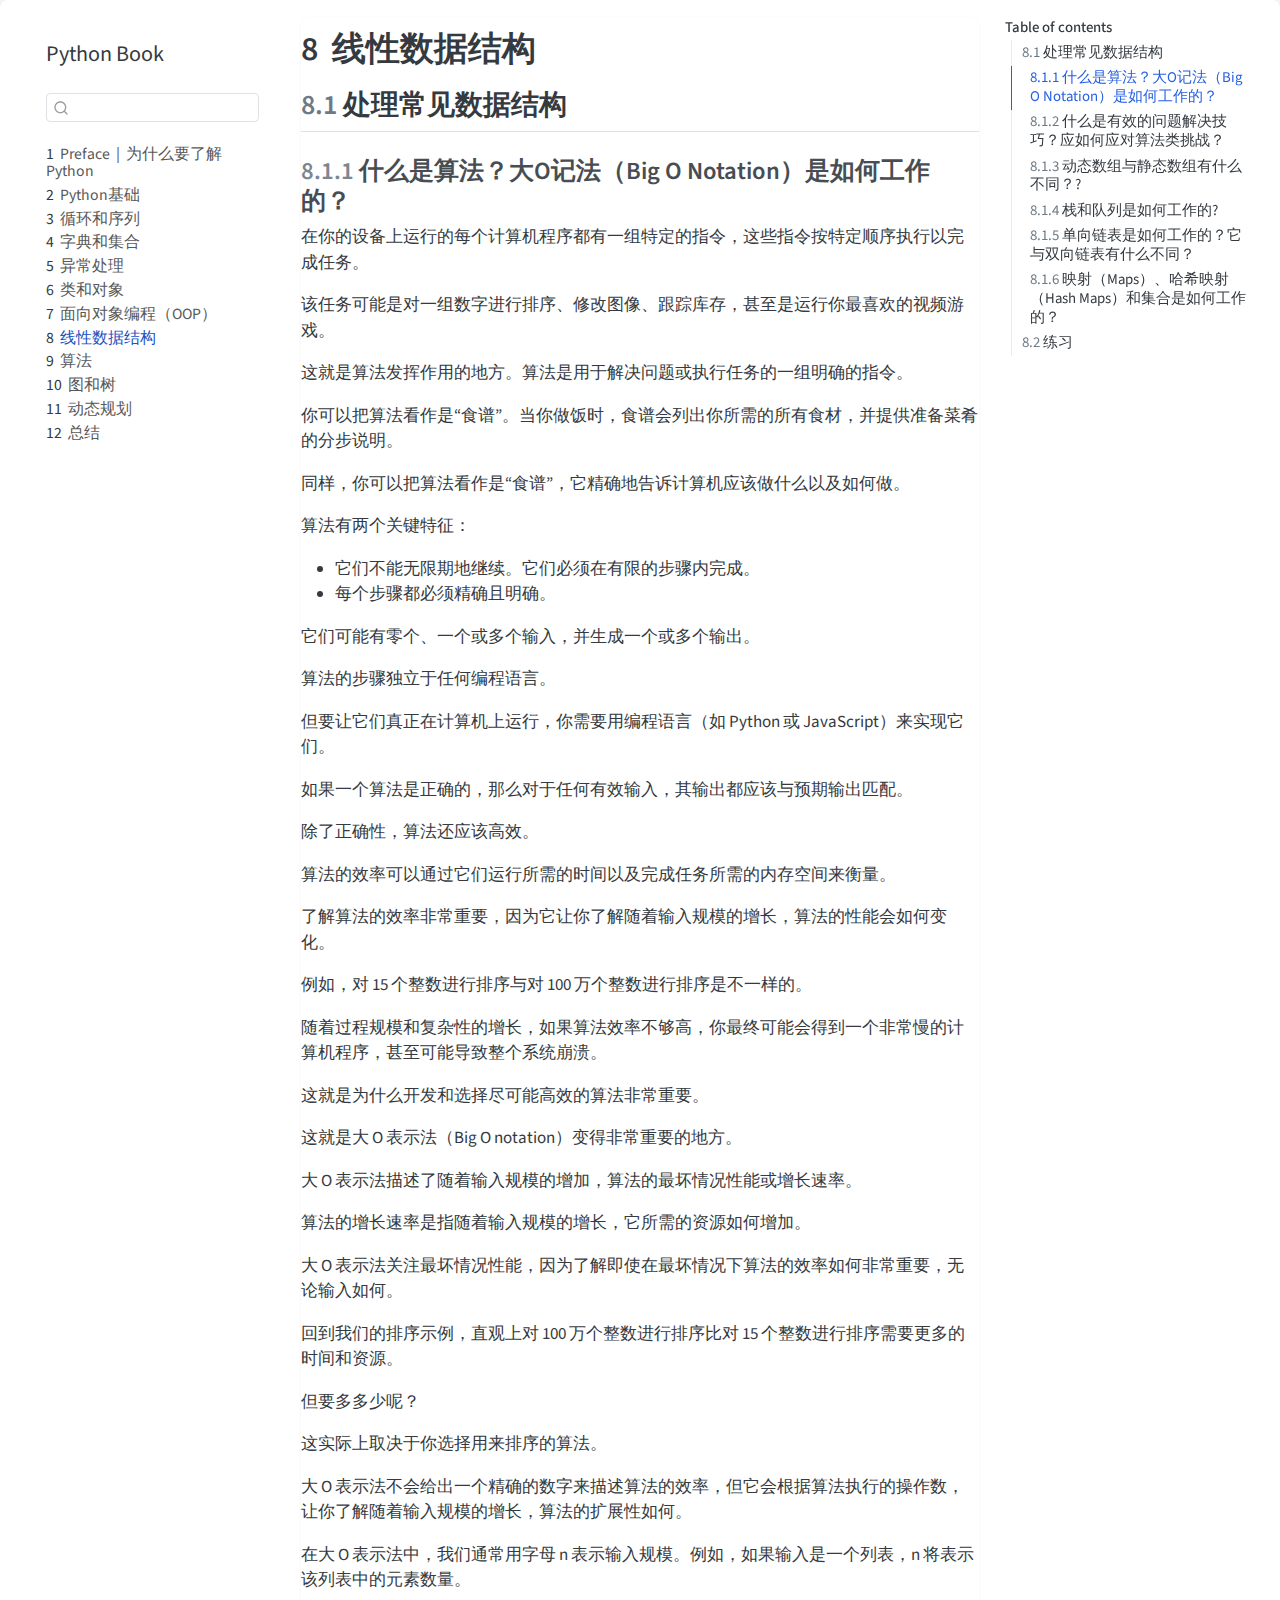
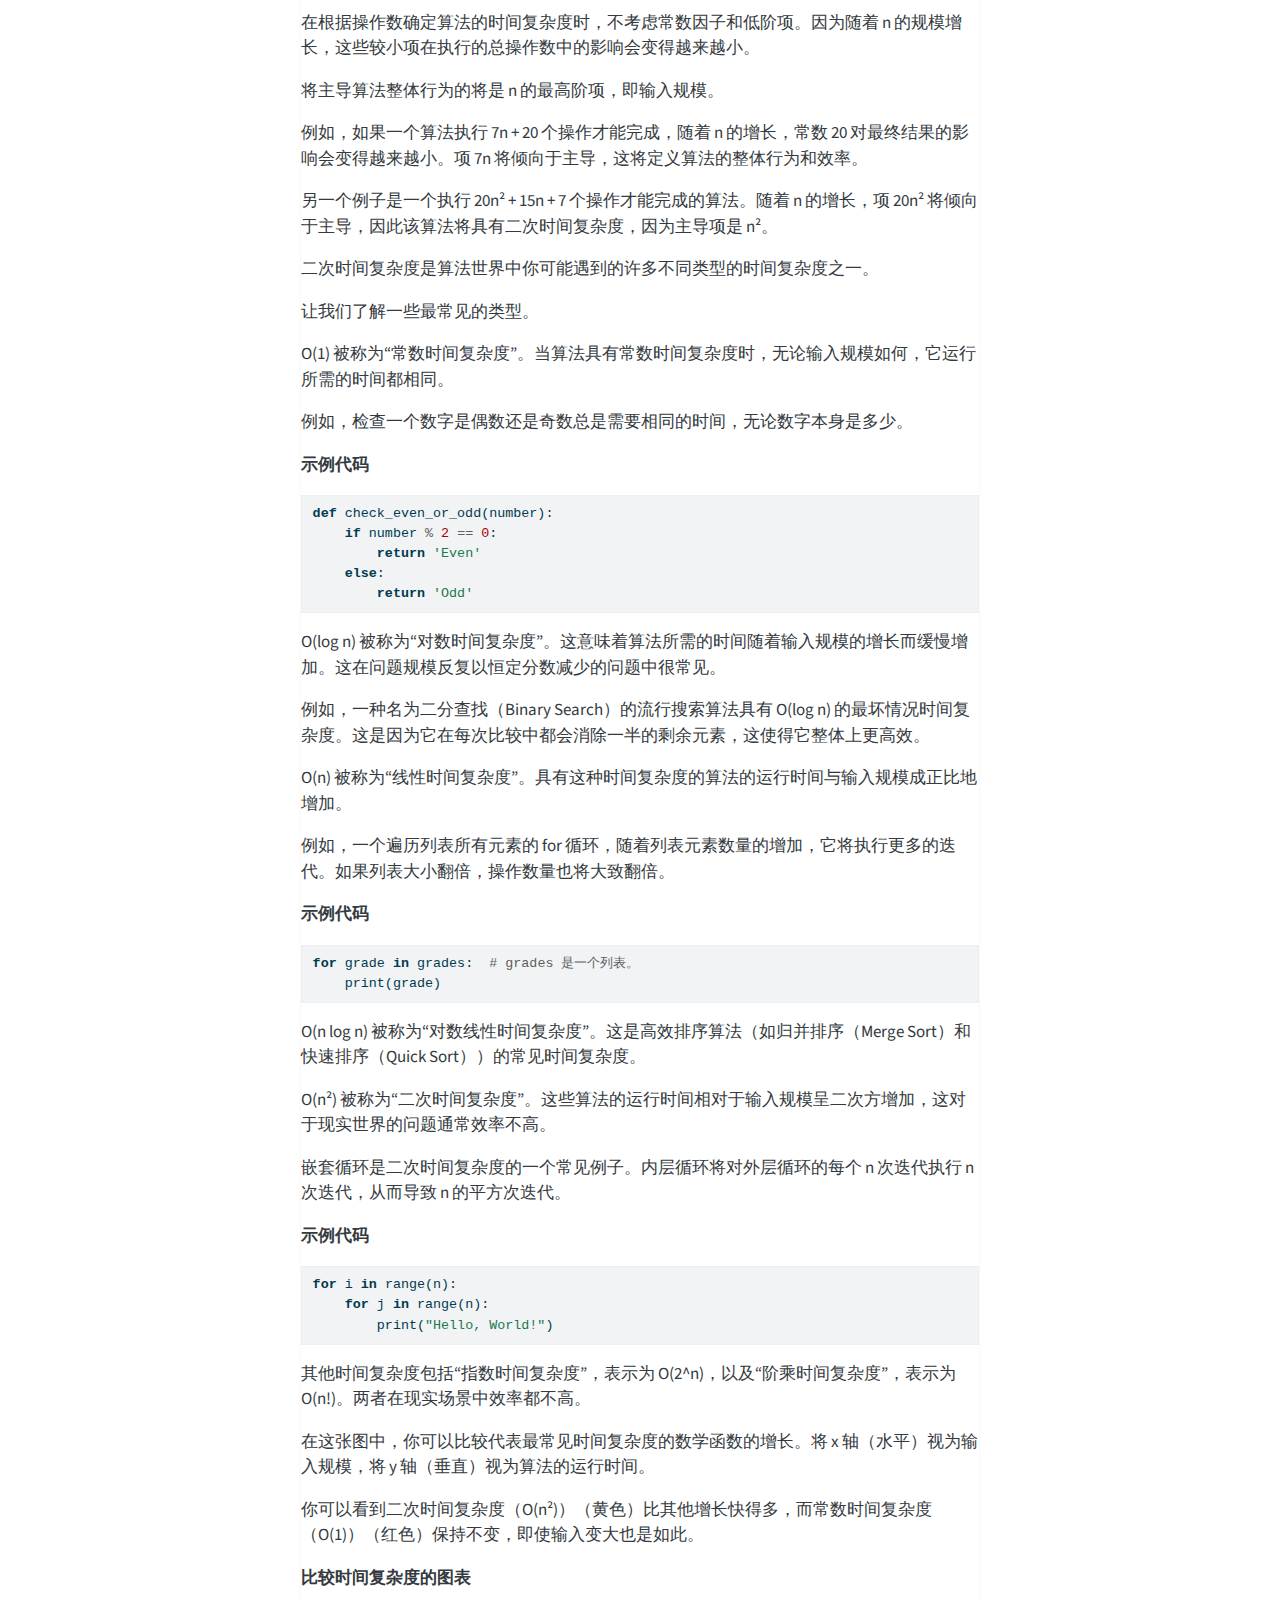
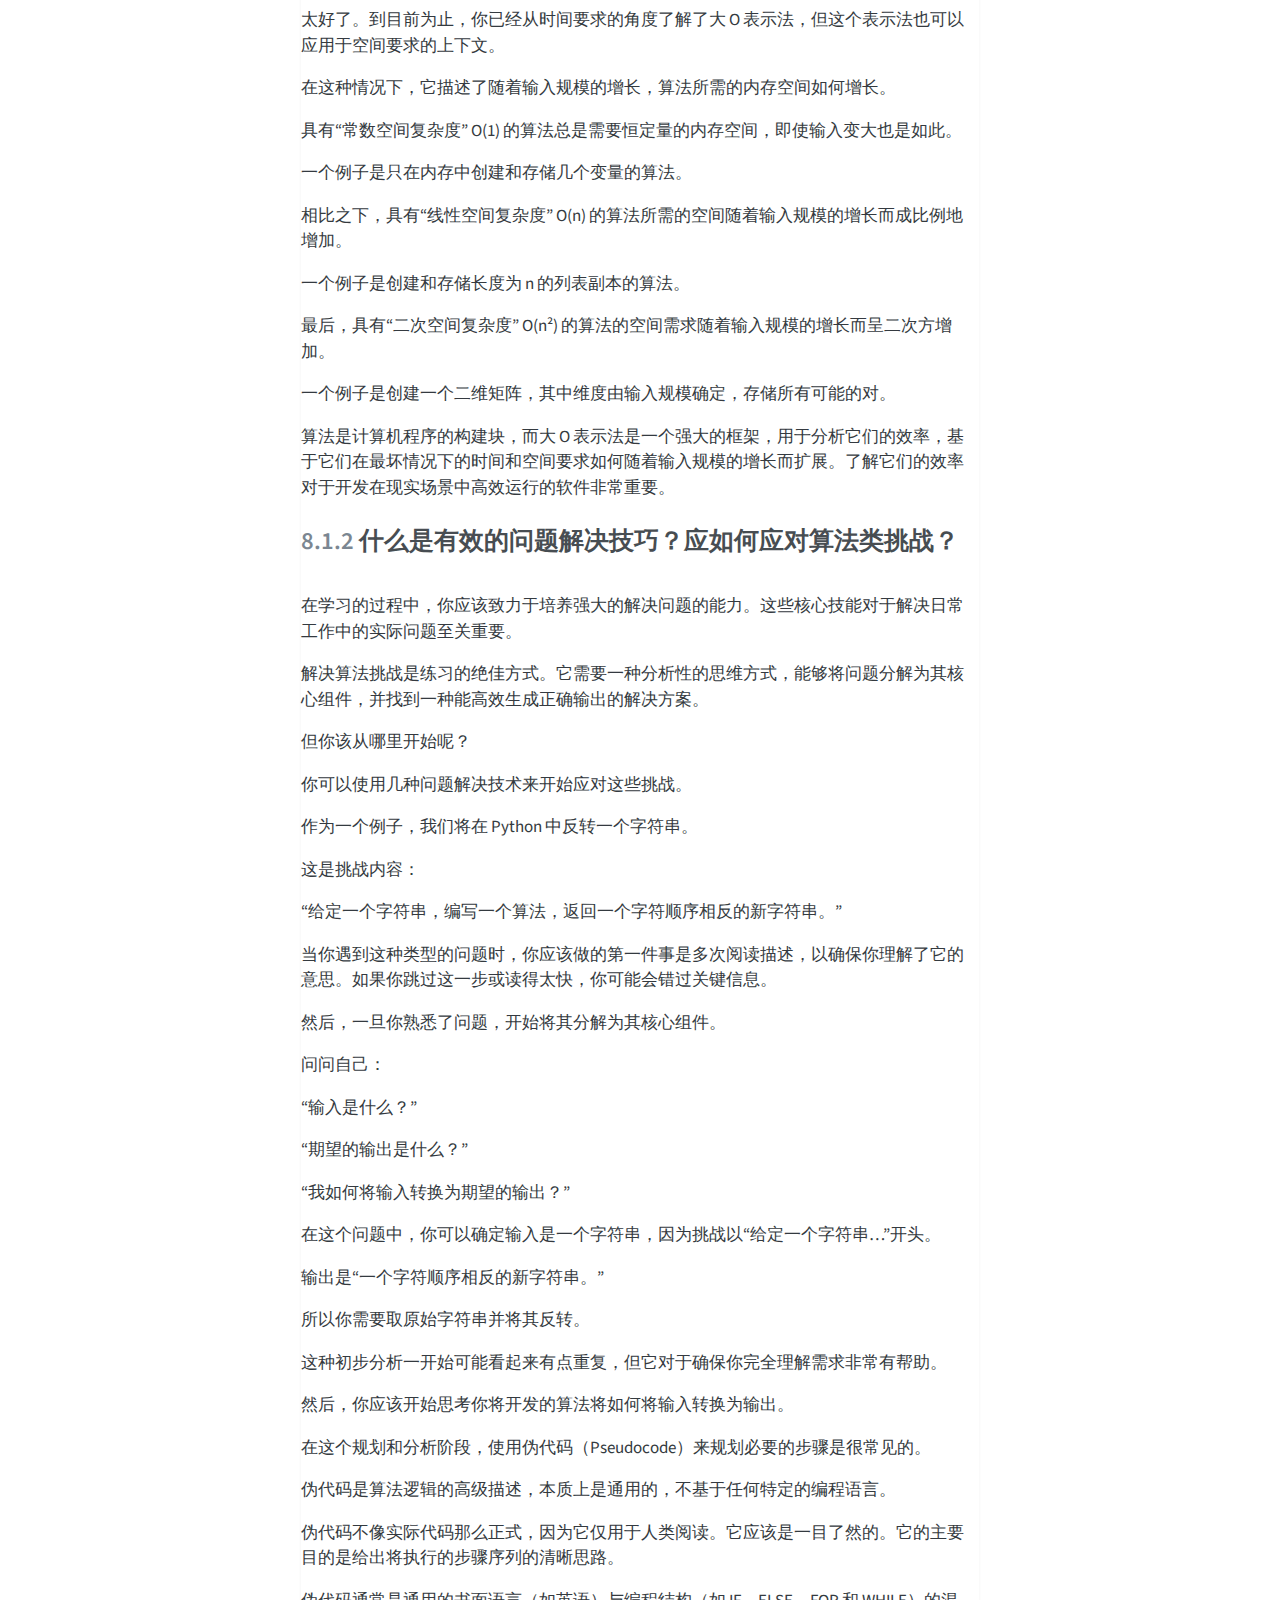
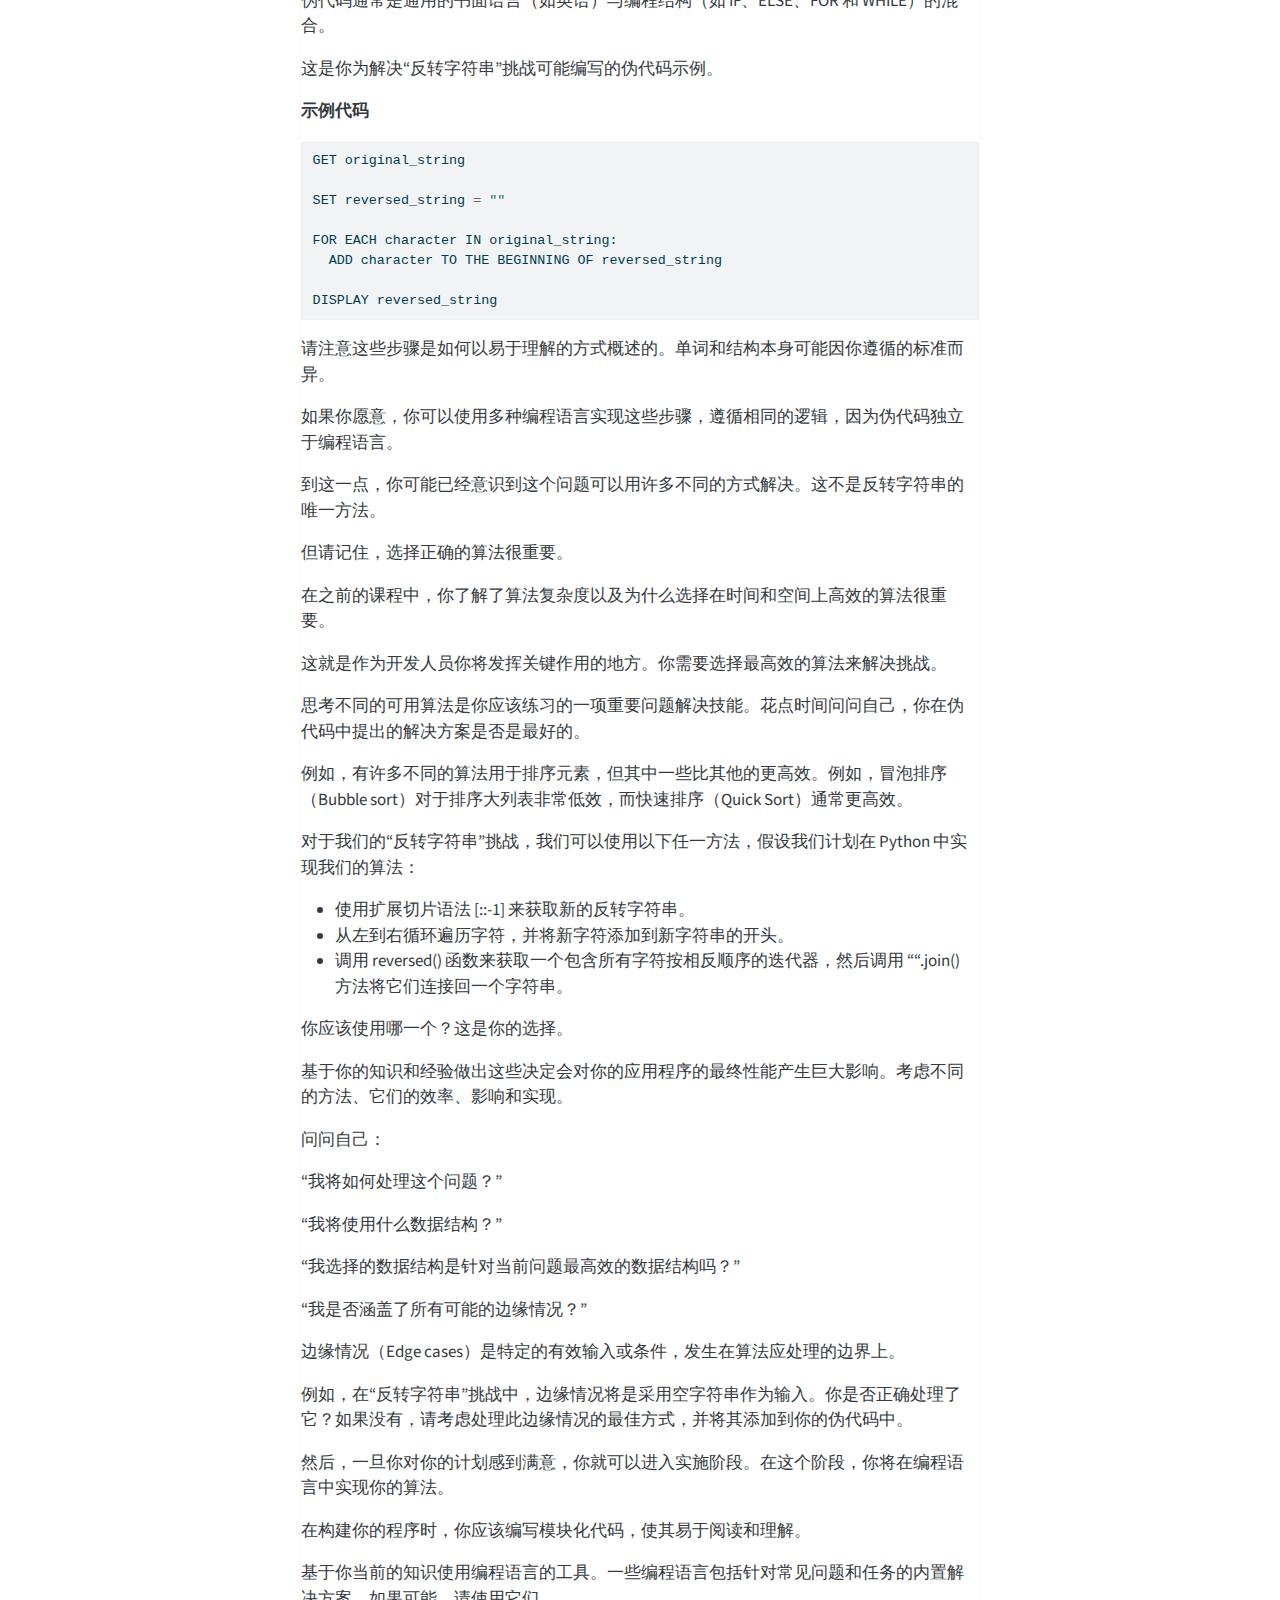
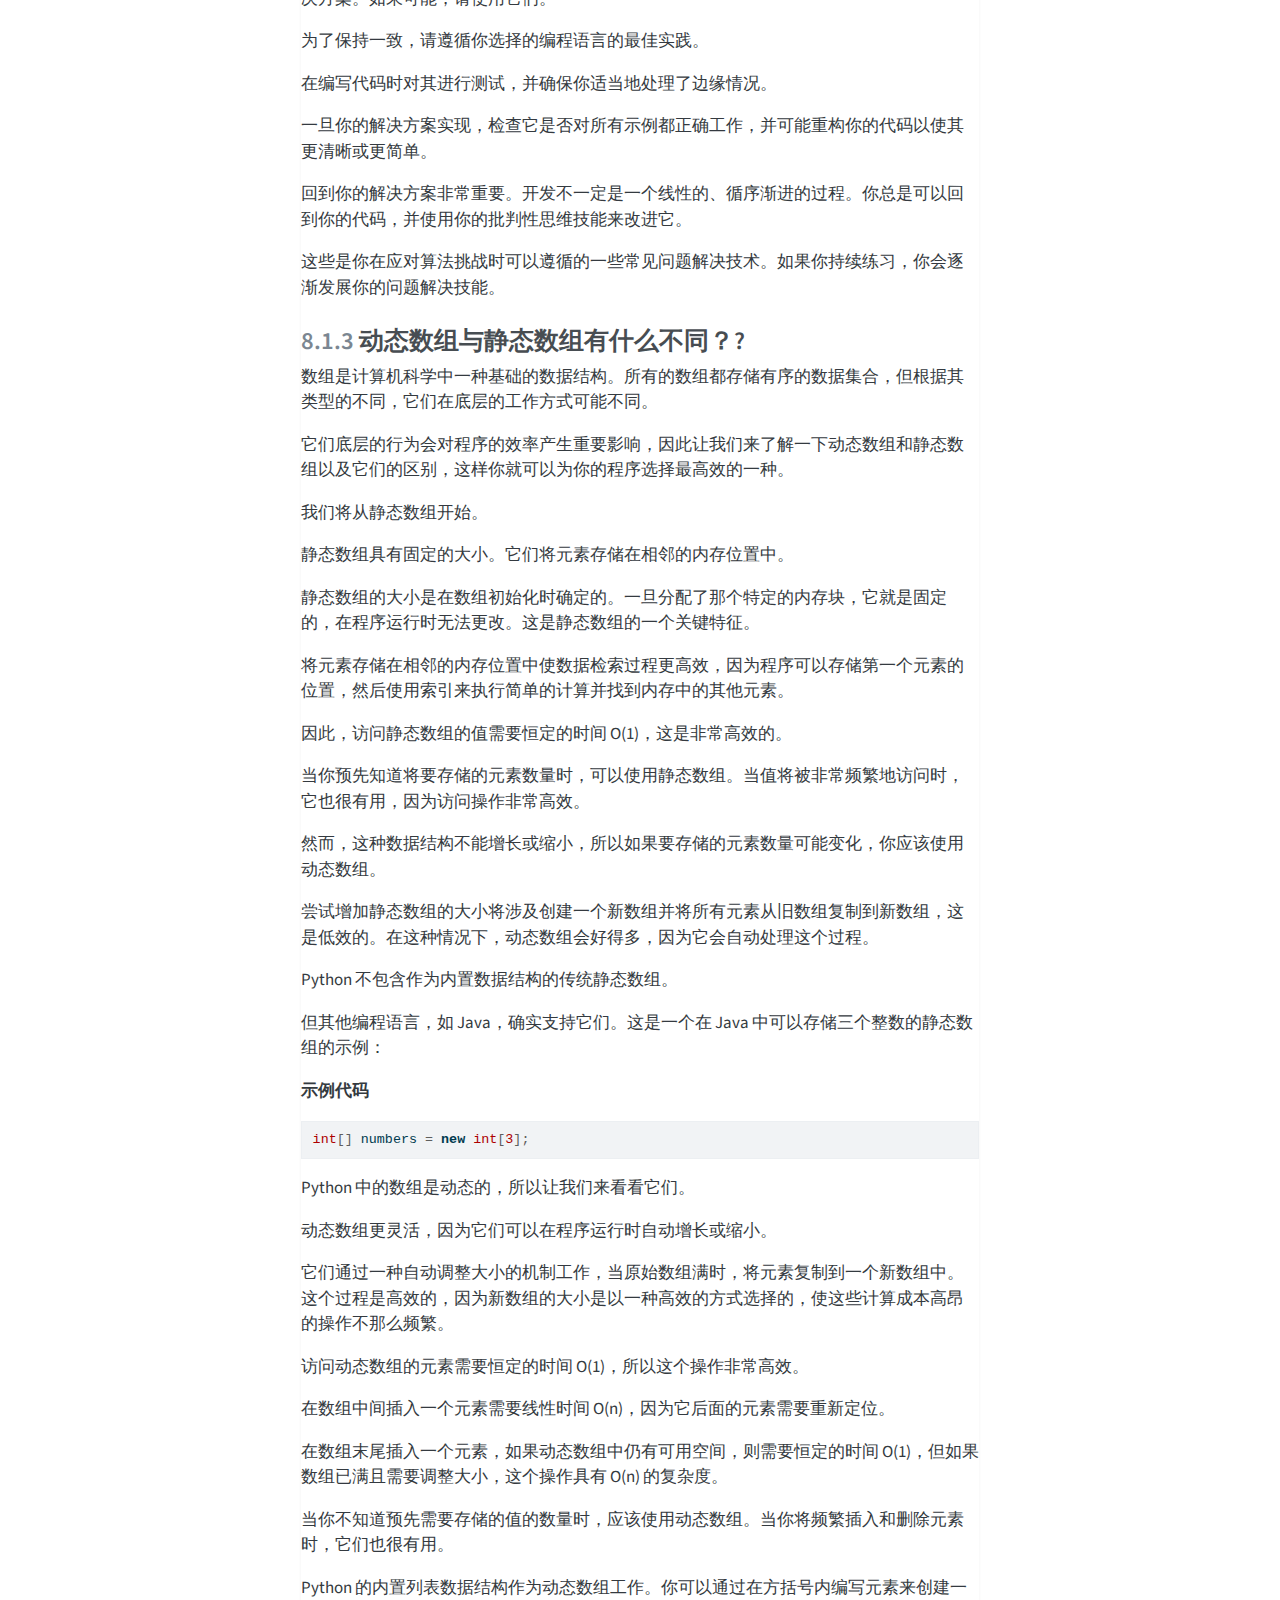
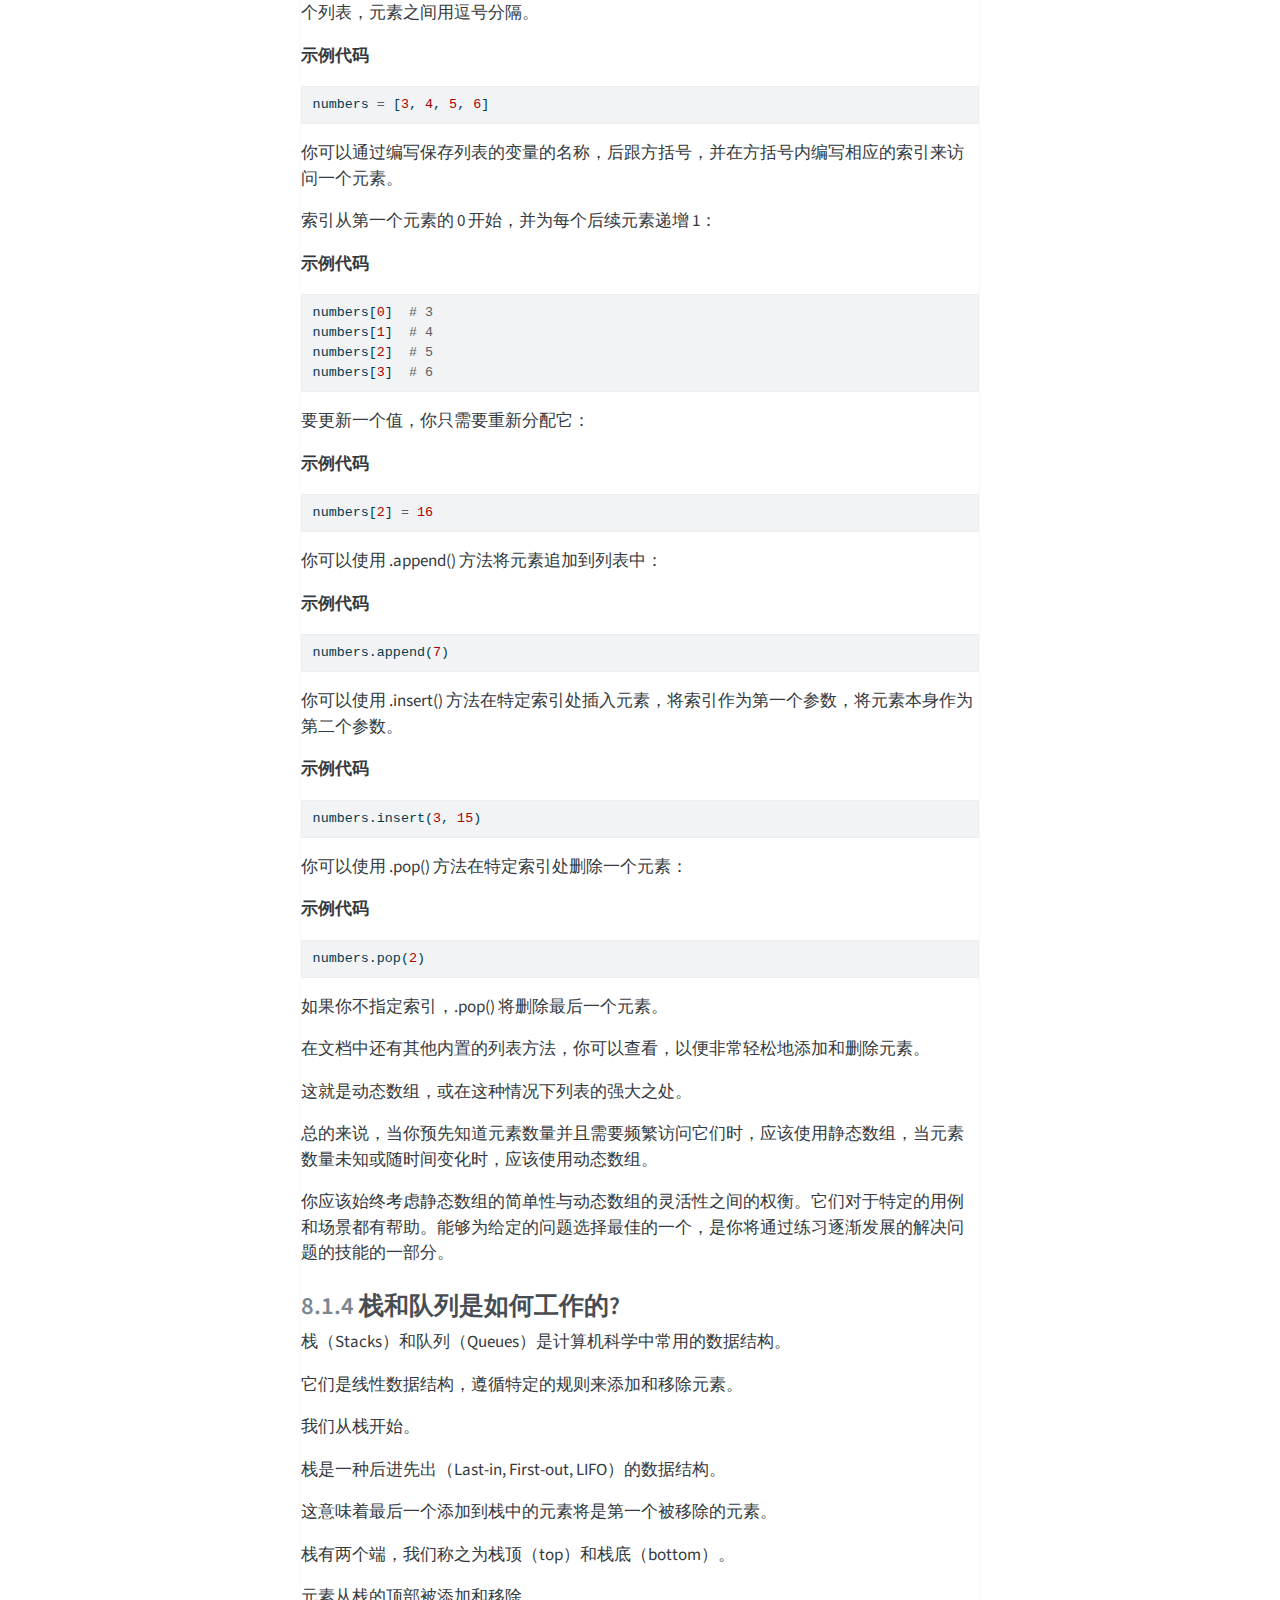
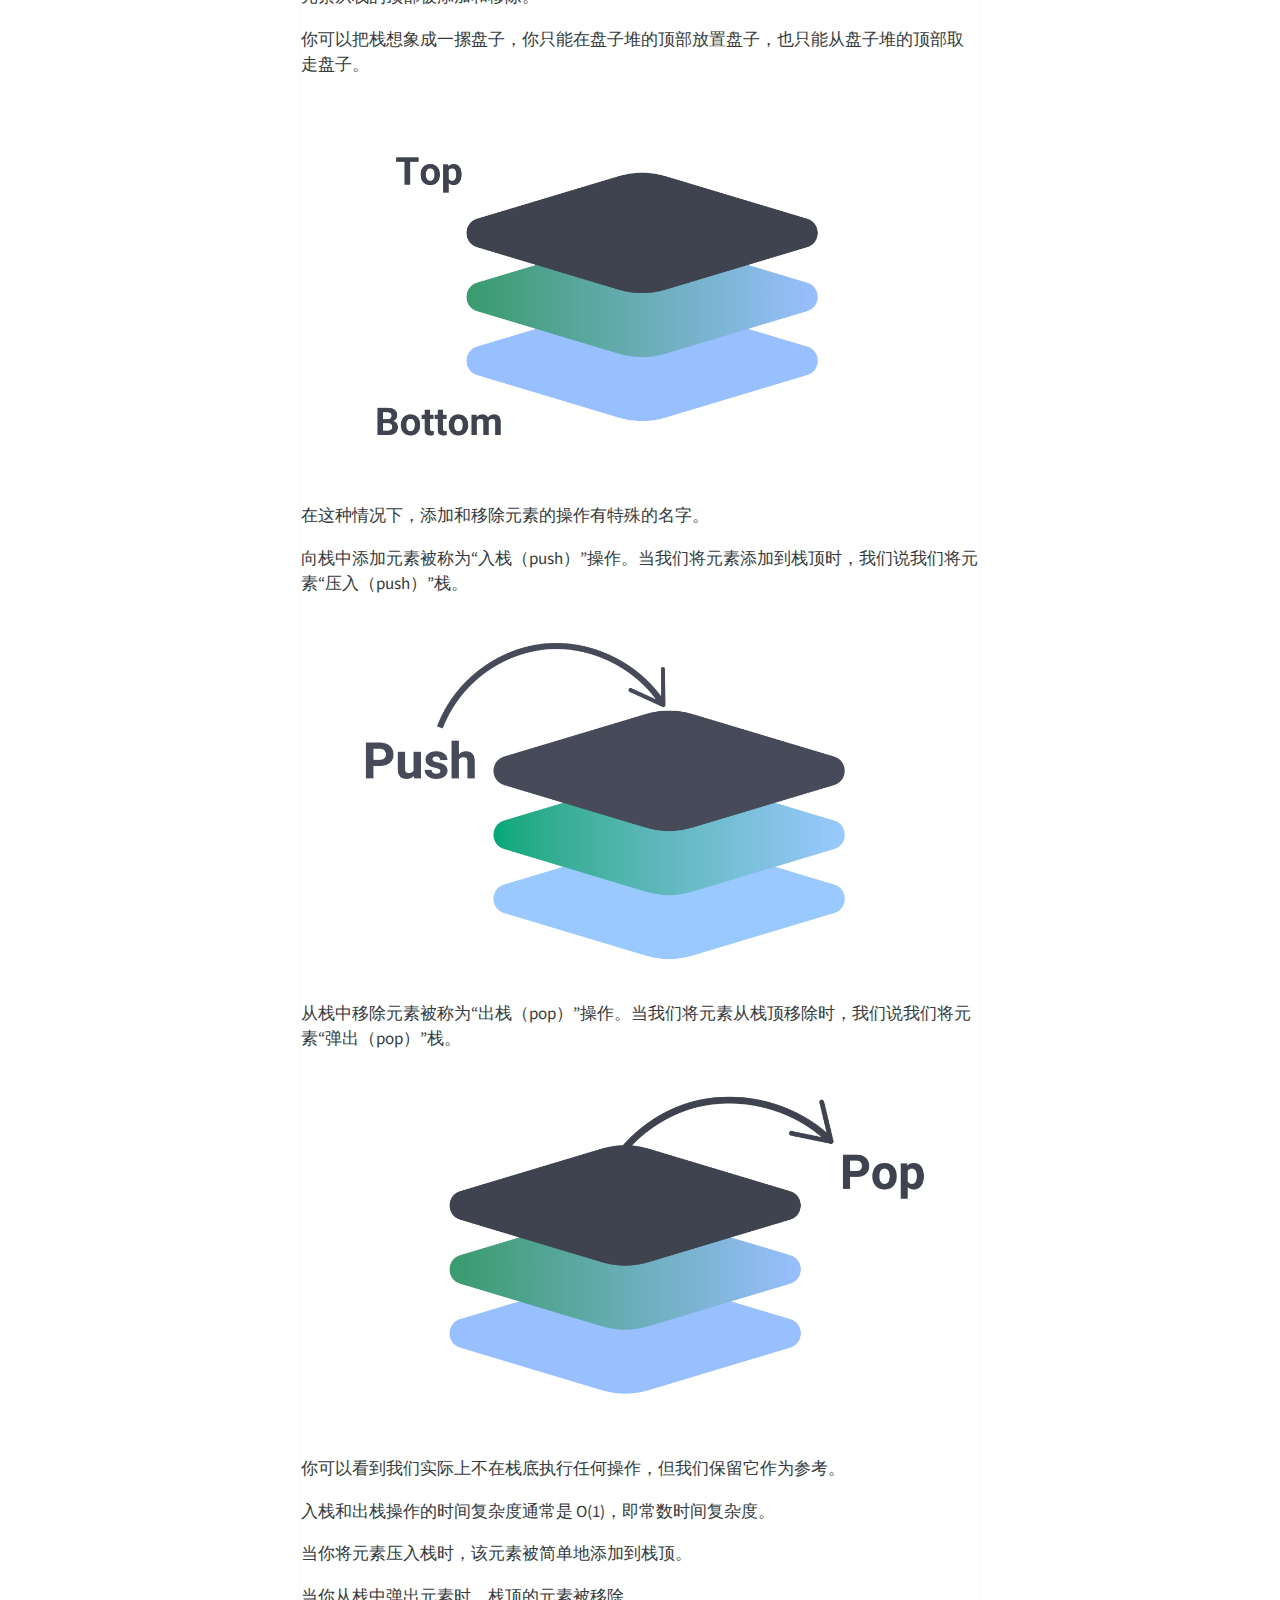
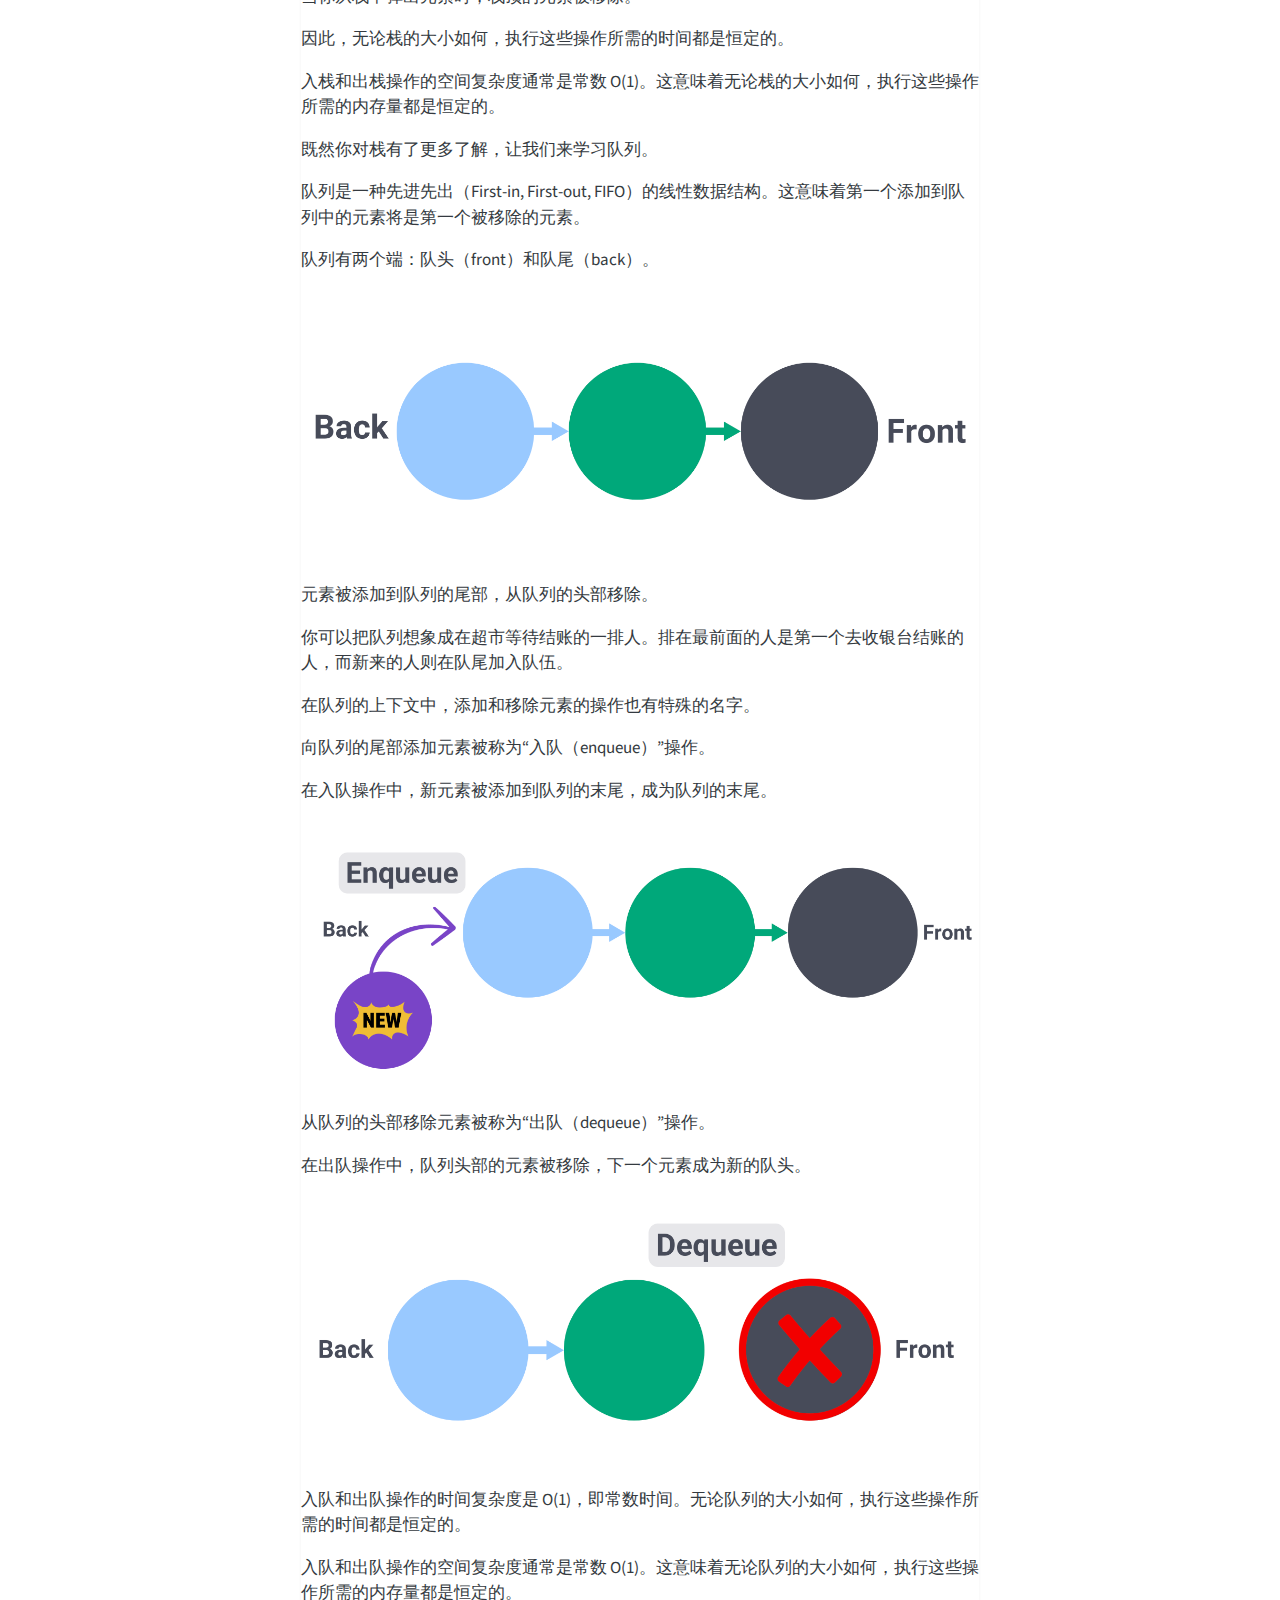
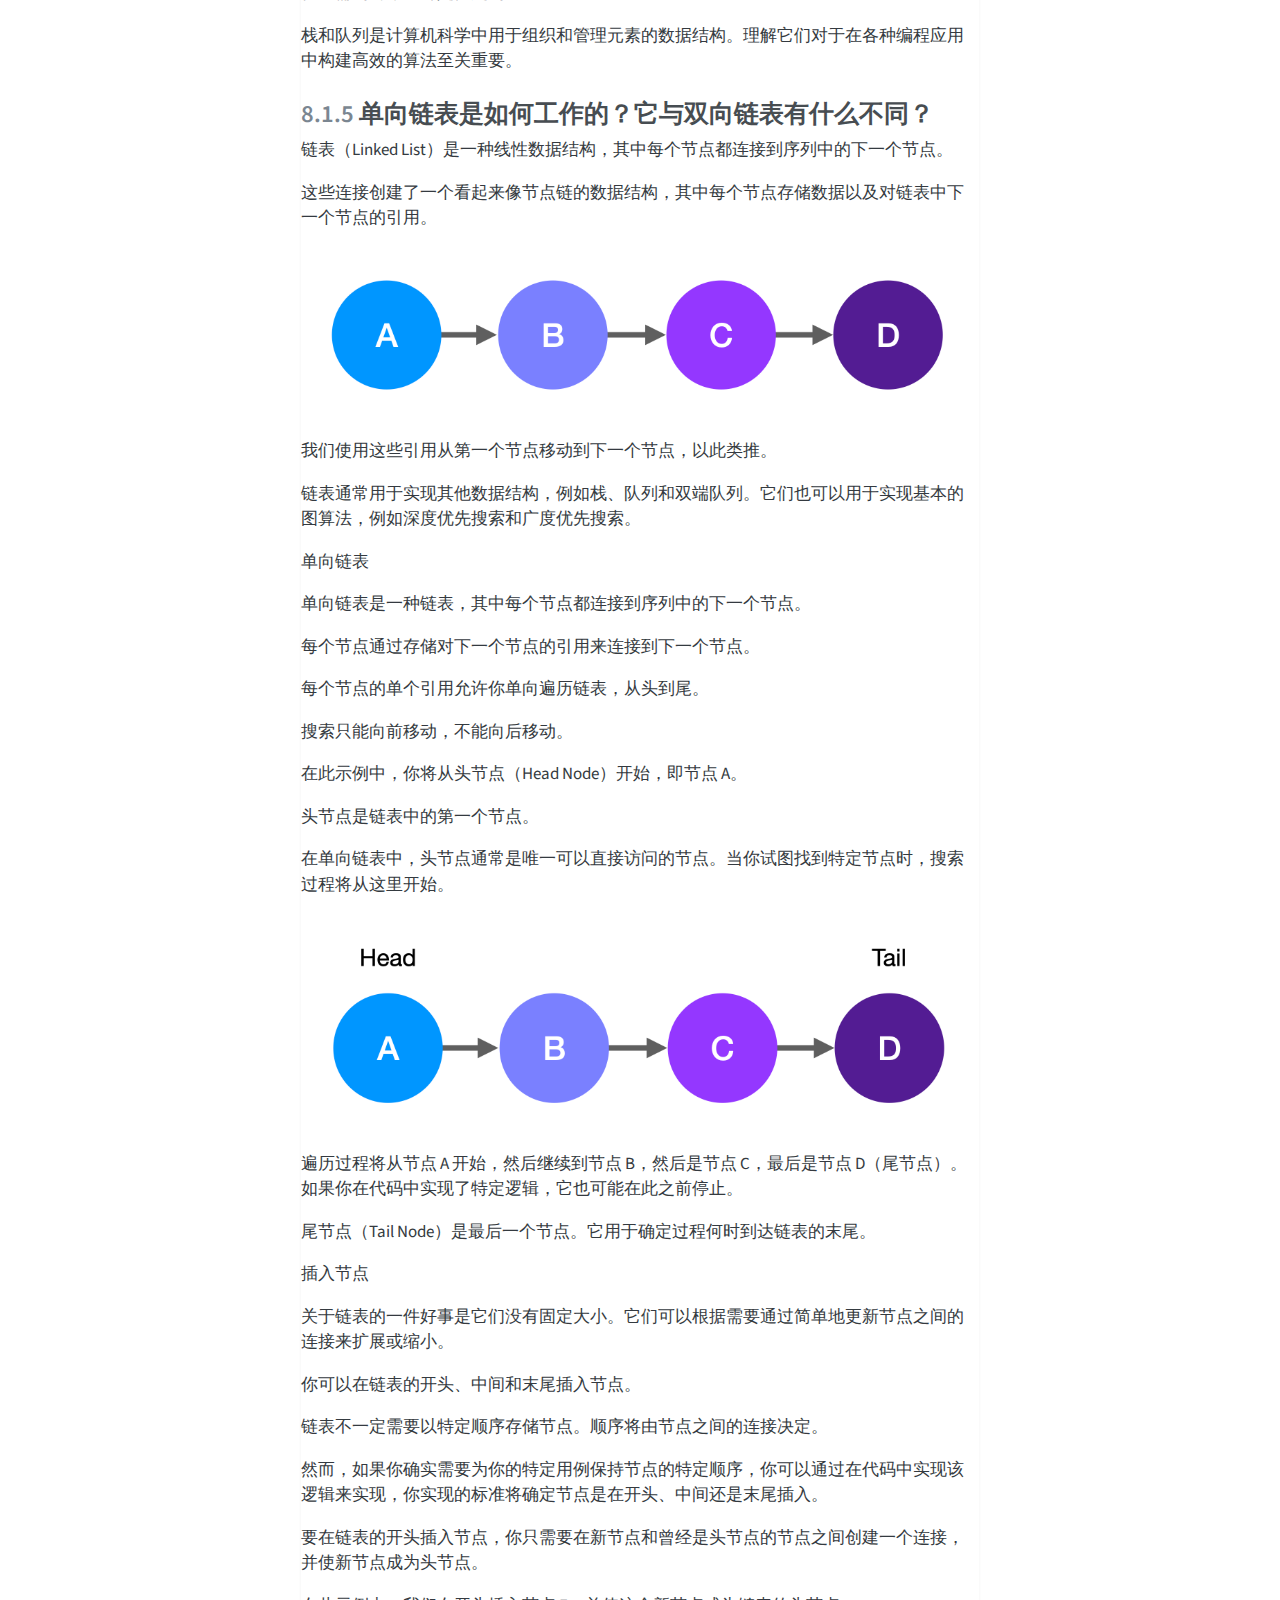
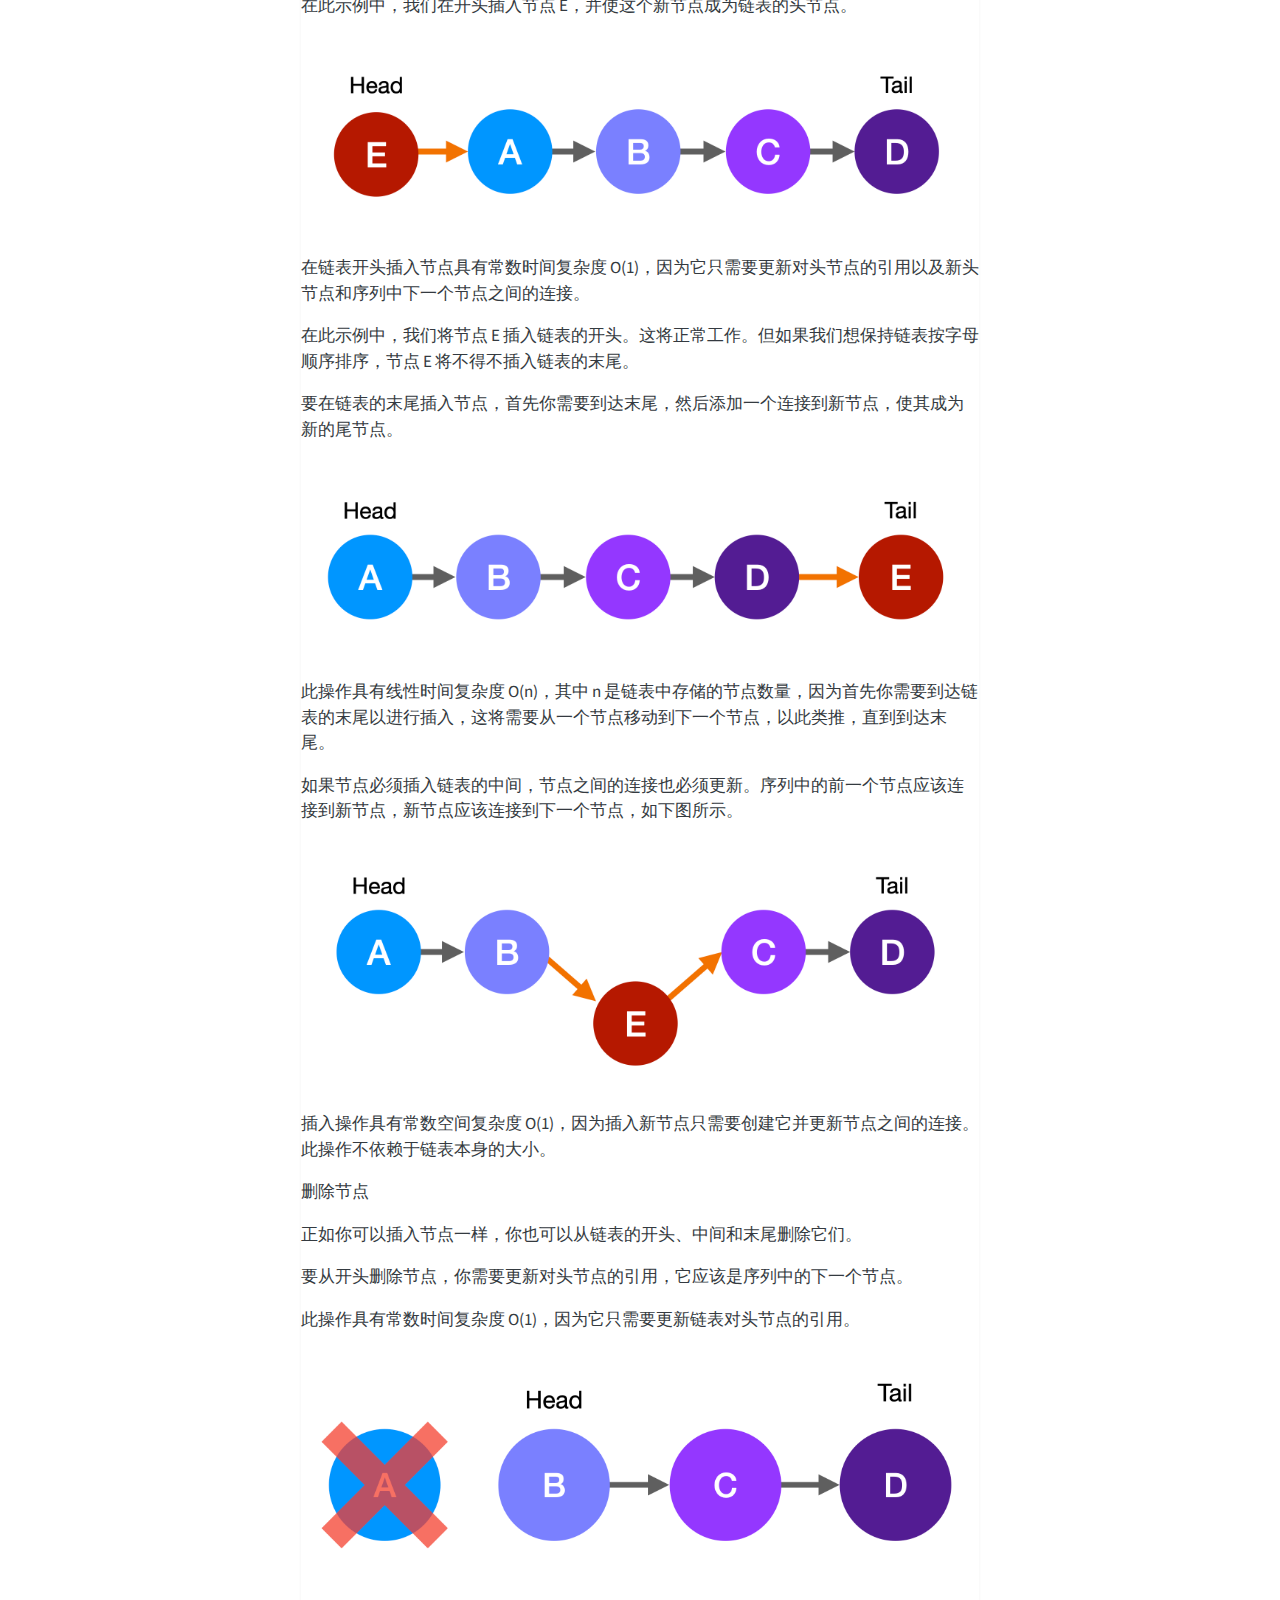
<file: cp_7.html>
<!DOCTYPE html>
<html xmlns="http://www.w3.org/1999/xhtml" lang="en" xml:lang="en"><head>

<meta charset="utf-8">
<meta name="generator" content="quarto-1.8.25">

<meta name="viewport" content="width=device-width, initial-scale=1.0, user-scalable=yes">


<title>8&nbsp; 线性数据结构 – Python Book</title>
<style>
code{white-space: pre-wrap;}
span.smallcaps{font-variant: small-caps;}
div.columns{display: flex; gap: min(4vw, 1.5em);}
div.column{flex: auto; overflow-x: auto;}
div.hanging-indent{margin-left: 1.5em; text-indent: -1.5em;}
ul.task-list{list-style: none;}
ul.task-list li input[type="checkbox"] {
  width: 0.8em;
  margin: 0 0.8em 0.2em -1em; /* quarto-specific, see https://github.com/quarto-dev/quarto-cli/issues/4556 */ 
  vertical-align: middle;
}
/* CSS for syntax highlighting */
html { -webkit-text-size-adjust: 100%; }
pre > code.sourceCode { white-space: pre; position: relative; }
pre > code.sourceCode > span { display: inline-block; line-height: 1.25; }
pre > code.sourceCode > span:empty { height: 1.2em; }
.sourceCode { overflow: visible; }
code.sourceCode > span { color: inherit; text-decoration: inherit; }
div.sourceCode { margin: 1em 0; }
pre.sourceCode { margin: 0; }
@media screen {
div.sourceCode { overflow: auto; }
}
@media print {
pre > code.sourceCode { white-space: pre-wrap; }
pre > code.sourceCode > span { text-indent: -5em; padding-left: 5em; }
}
pre.numberSource code
  { counter-reset: source-line 0; }
pre.numberSource code > span
  { position: relative; left: -4em; counter-increment: source-line; }
pre.numberSource code > span > a:first-child::before
  { content: counter(source-line);
    position: relative; left: -1em; text-align: right; vertical-align: baseline;
    border: none; display: inline-block;
    -webkit-touch-callout: none; -webkit-user-select: none;
    -khtml-user-select: none; -moz-user-select: none;
    -ms-user-select: none; user-select: none;
    padding: 0 4px; width: 4em;
  }
pre.numberSource { margin-left: 3em;  padding-left: 4px; }
div.sourceCode
  {   }
@media screen {
pre > code.sourceCode > span > a:first-child::before { text-decoration: underline; }
}
</style>


<script src="site_libs/quarto-nav/quarto-nav.js"></script>
<script src="site_libs/quarto-nav/headroom.min.js"></script>
<script src="site_libs/clipboard/clipboard.min.js"></script>
<script src="site_libs/quarto-search/autocomplete.umd.js"></script>
<script src="site_libs/quarto-search/fuse.min.js"></script>
<script src="site_libs/quarto-search/quarto-search.js"></script>
<meta name="quarto:offset" content="./">
<link href="./cp_8.html" rel="next">
<link href="./cp_6.html" rel="prev">
<script src="site_libs/quarto-html/quarto.js" type="module"></script>
<script src="site_libs/quarto-html/tabsets/tabsets.js" type="module"></script>
<script src="site_libs/quarto-html/axe/axe-check.js" type="module"></script>
<script src="site_libs/quarto-html/popper.min.js"></script>
<script src="site_libs/quarto-html/tippy.umd.min.js"></script>
<script src="site_libs/quarto-html/anchor.min.js"></script>
<link href="site_libs/quarto-html/tippy.css" rel="stylesheet">
<link href="site_libs/quarto-html/quarto-syntax-highlighting-7b89279ff1a6dce999919e0e67d4d9ec.css" rel="stylesheet" id="quarto-text-highlighting-styles">
<script src="site_libs/bootstrap/bootstrap.min.js"></script>
<link href="site_libs/bootstrap/bootstrap-icons.css" rel="stylesheet">
<link href="site_libs/bootstrap/bootstrap-27c261d06b905028a18691de25d09dde.min.css" rel="stylesheet" append-hash="true" id="quarto-bootstrap" data-mode="light">
<script id="quarto-search-options" type="application/json">{
  "location": "sidebar",
  "copy-button": false,
  "collapse-after": 3,
  "panel-placement": "start",
  "type": "textbox",
  "limit": 50,
  "keyboard-shortcut": [
    "f",
    "/",
    "s"
  ],
  "show-item-context": false,
  "language": {
    "search-no-results-text": "No results",
    "search-matching-documents-text": "matching documents",
    "search-copy-link-title": "Copy link to search",
    "search-hide-matches-text": "Hide additional matches",
    "search-more-match-text": "more match in this document",
    "search-more-matches-text": "more matches in this document",
    "search-clear-button-title": "Clear",
    "search-text-placeholder": "",
    "search-detached-cancel-button-title": "Cancel",
    "search-submit-button-title": "Submit",
    "search-label": "Search"
  }
}</script>


<link rel="stylesheet" href="styles.css">
</head>

<body class="nav-sidebar floating quarto-light">

<div id="quarto-search-results"></div>
  <header id="quarto-header" class="headroom fixed-top">
  <nav class="quarto-secondary-nav">
    <div class="container-fluid d-flex">
      <button type="button" class="quarto-btn-toggle btn" data-bs-toggle="collapse" role="button" data-bs-target=".quarto-sidebar-collapse-item" aria-controls="quarto-sidebar" aria-expanded="false" aria-label="Toggle sidebar navigation" onclick="if (window.quartoToggleHeadroom) { window.quartoToggleHeadroom(); }">
        <i class="bi bi-layout-text-sidebar-reverse"></i>
      </button>
        <nav class="quarto-page-breadcrumbs" aria-label="breadcrumb"><ol class="breadcrumb"><li class="breadcrumb-item"><a href="./cp_7.html"><span class="chapter-number">8</span>&nbsp; <span class="chapter-title">线性数据结构</span></a></li></ol></nav>
        <a class="flex-grow-1" role="navigation" data-bs-toggle="collapse" data-bs-target=".quarto-sidebar-collapse-item" aria-controls="quarto-sidebar" aria-expanded="false" aria-label="Toggle sidebar navigation" onclick="if (window.quartoToggleHeadroom) { window.quartoToggleHeadroom(); }">      
        </a>
      <button type="button" class="btn quarto-search-button" aria-label="Search" onclick="window.quartoOpenSearch();">
        <i class="bi bi-search"></i>
      </button>
    </div>
  </nav>
</header>
<!-- content -->
<div id="quarto-content" class="quarto-container page-columns page-rows-contents page-layout-article">
<!-- sidebar -->
  <nav id="quarto-sidebar" class="sidebar collapse collapse-horizontal quarto-sidebar-collapse-item sidebar-navigation floating overflow-auto">
    <div class="pt-lg-2 mt-2 text-left sidebar-header sidebar-header-stacked">
      <a href="./index.html" class="sidebar-logo-link">
      </a>
    <div class="sidebar-title mb-0 py-0">
      <a href="./">Python Book</a> 
    </div>
      </div>
        <div class="mt-2 flex-shrink-0 align-items-center">
        <div class="sidebar-search">
        <div id="quarto-search" class="" title="Search"></div>
        </div>
        </div>
    <div class="sidebar-menu-container"> 
    <ul class="list-unstyled mt-1">
        <li class="sidebar-item">
  <div class="sidebar-item-container"> 
  <a href="./index.html" class="sidebar-item-text sidebar-link">
 <span class="menu-text"><span class="chapter-number">1</span>&nbsp; <span class="chapter-title">Preface｜为什么要了解 Python</span></span></a>
  </div>
</li>
        <li class="sidebar-item">
  <div class="sidebar-item-container"> 
  <a href="./cp_1.html" class="sidebar-item-text sidebar-link">
 <span class="menu-text"><span class="chapter-number">2</span>&nbsp; <span class="chapter-title">Python基础</span></span></a>
  </div>
</li>
        <li class="sidebar-item">
  <div class="sidebar-item-container"> 
  <a href="./cp_2.html" class="sidebar-item-text sidebar-link">
 <span class="menu-text"><span class="chapter-number">3</span>&nbsp; <span class="chapter-title">循环和序列</span></span></a>
  </div>
</li>
        <li class="sidebar-item">
  <div class="sidebar-item-container"> 
  <a href="./cp_3.html" class="sidebar-item-text sidebar-link">
 <span class="menu-text"><span class="chapter-number">4</span>&nbsp; <span class="chapter-title">字典和集合</span></span></a>
  </div>
</li>
        <li class="sidebar-item">
  <div class="sidebar-item-container"> 
  <a href="./cp_4.html" class="sidebar-item-text sidebar-link">
 <span class="menu-text"><span class="chapter-number">5</span>&nbsp; <span class="chapter-title">异常处理</span></span></a>
  </div>
</li>
        <li class="sidebar-item">
  <div class="sidebar-item-container"> 
  <a href="./cp_5.html" class="sidebar-item-text sidebar-link">
 <span class="menu-text"><span class="chapter-number">6</span>&nbsp; <span class="chapter-title">类和对象</span></span></a>
  </div>
</li>
        <li class="sidebar-item">
  <div class="sidebar-item-container"> 
  <a href="./cp_6.html" class="sidebar-item-text sidebar-link">
 <span class="menu-text"><span class="chapter-number">7</span>&nbsp; <span class="chapter-title">面向对象编程（OOP）</span></span></a>
  </div>
</li>
        <li class="sidebar-item">
  <div class="sidebar-item-container"> 
  <a href="./cp_7.html" class="sidebar-item-text sidebar-link active">
 <span class="menu-text"><span class="chapter-number">8</span>&nbsp; <span class="chapter-title">线性数据结构</span></span></a>
  </div>
</li>
        <li class="sidebar-item">
  <div class="sidebar-item-container"> 
  <a href="./cp_8.html" class="sidebar-item-text sidebar-link">
 <span class="menu-text"><span class="chapter-number">9</span>&nbsp; <span class="chapter-title">算法</span></span></a>
  </div>
</li>
        <li class="sidebar-item">
  <div class="sidebar-item-container"> 
  <a href="./cp_9.html" class="sidebar-item-text sidebar-link">
 <span class="menu-text"><span class="chapter-number">10</span>&nbsp; <span class="chapter-title">图和树</span></span></a>
  </div>
</li>
        <li class="sidebar-item">
  <div class="sidebar-item-container"> 
  <a href="./cp_10.html" class="sidebar-item-text sidebar-link">
 <span class="menu-text"><span class="chapter-number">11</span>&nbsp; <span class="chapter-title">动态规划</span></span></a>
  </div>
</li>
        <li class="sidebar-item">
  <div class="sidebar-item-container"> 
  <a href="./summary.html" class="sidebar-item-text sidebar-link">
 <span class="menu-text"><span class="chapter-number">12</span>&nbsp; <span class="chapter-title">总结</span></span></a>
  </div>
</li>
    </ul>
    </div>
</nav>
<div id="quarto-sidebar-glass" class="quarto-sidebar-collapse-item" data-bs-toggle="collapse" data-bs-target=".quarto-sidebar-collapse-item"></div>
<!-- margin-sidebar -->
    <div id="quarto-margin-sidebar" class="sidebar margin-sidebar">
        <nav id="TOC" role="doc-toc" class="toc-active">
    <h2 id="toc-title">Table of contents</h2>
   
  <ul>
  <li><a href="#处理常见数据结构" id="toc-处理常见数据结构" class="nav-link active" data-scroll-target="#处理常见数据结构"><span class="header-section-number">8.1</span> 处理常见数据结构</a>
  <ul class="collapse">
  <li><a href="#什么是算法大o记法big-o-notation是如何工作的" id="toc-什么是算法大o记法big-o-notation是如何工作的" class="nav-link" data-scroll-target="#什么是算法大o记法big-o-notation是如何工作的"><span class="header-section-number">8.1.1</span> 什么是算法？大O记法（Big O Notation）是如何工作的？</a></li>
  <li><a href="#什么是有效的问题解决技巧应如何应对算法类挑战" id="toc-什么是有效的问题解决技巧应如何应对算法类挑战" class="nav-link" data-scroll-target="#什么是有效的问题解决技巧应如何应对算法类挑战"><span class="header-section-number">8.1.2</span> 什么是有效的问题解决技巧？应如何应对算法类挑战？</a></li>
  <li><a href="#动态数组与静态数组有什么不同" id="toc-动态数组与静态数组有什么不同" class="nav-link" data-scroll-target="#动态数组与静态数组有什么不同"><span class="header-section-number">8.1.3</span> 动态数组与静态数组有什么不同？?</a></li>
  <li><a href="#栈和队列是如何工作的" id="toc-栈和队列是如何工作的" class="nav-link" data-scroll-target="#栈和队列是如何工作的"><span class="header-section-number">8.1.4</span> 栈和队列是如何工作的?</a></li>
  <li><a href="#单向链表是如何工作的它与双向链表有什么不同" id="toc-单向链表是如何工作的它与双向链表有什么不同" class="nav-link" data-scroll-target="#单向链表是如何工作的它与双向链表有什么不同"><span class="header-section-number">8.1.5</span> 单向链表是如何工作的？它与双向链表有什么不同？</a></li>
  <li><a href="#映射maps哈希映射hash-maps和集合是如何工作的" id="toc-映射maps哈希映射hash-maps和集合是如何工作的" class="nav-link" data-scroll-target="#映射maps哈希映射hash-maps和集合是如何工作的"><span class="header-section-number">8.1.6</span> 映射（Maps）、哈希映射（Hash Maps）和集合是如何工作的？</a></li>
  </ul></li>
  <li><a href="#练习" id="toc-练习" class="nav-link" data-scroll-target="#练习"><span class="header-section-number">8.2</span> 练习</a>
  <ul class="collapse">
  <li><a href="#实现一个hash-table" id="toc-实现一个hash-table" class="nav-link" data-scroll-target="#实现一个hash-table"><span class="header-section-number">8.2.1</span> 实现一个Hash Table</a></li>
  </ul></li>
  </ul>
</nav>
    </div>
<!-- main -->
<main class="content" id="quarto-document-content">

<header id="title-block-header" class="quarto-title-block default">
<div class="quarto-title">
<h1 class="title"><span class="chapter-number">8</span>&nbsp; <span class="chapter-title">线性数据结构</span></h1>
</div>



<div class="quarto-title-meta">

    
  
    
  </div>
  


</header>


<section id="处理常见数据结构" class="level2" data-number="8.1">
<h2 data-number="8.1" class="anchored" data-anchor-id="处理常见数据结构"><span class="header-section-number">8.1</span> 处理常见数据结构</h2>
<section id="什么是算法大o记法big-o-notation是如何工作的" class="level3" data-number="8.1.1">
<h3 data-number="8.1.1" class="anchored" data-anchor-id="什么是算法大o记法big-o-notation是如何工作的"><span class="header-section-number">8.1.1</span> 什么是算法？大O记法（Big O Notation）是如何工作的？</h3>
<p>在你的设备上运行的每个计算机程序都有一组特定的指令，这些指令按特定顺序执行以完成任务。</p>
<p>该任务可能是对一组数字进行排序、修改图像、跟踪库存，甚至是运行你最喜欢的视频游戏。</p>
<p>这就是算法发挥作用的地方。算法是用于解决问题或执行任务的一组明确的指令。</p>
<p>你可以把算法看作是“食谱”。当你做饭时，食谱会列出你所需的所有食材，并提供准备菜肴的分步说明。</p>
<p>同样，你可以把算法看作是“食谱”，它精确地告诉计算机应该做什么以及如何做。</p>
<p>算法有两个关键特征：</p>
<ul>
<li>它们不能无限期地继续。它们必须在有限的步骤内完成。</li>
<li>每个步骤都必须精确且明确。</li>
</ul>
<p>它们可能有零个、一个或多个输入，并生成一个或多个输出。</p>
<p>算法的步骤独立于任何编程语言。</p>
<p>但要让它们真正在计算机上运行，你需要用编程语言（如 Python 或 JavaScript）来实现它们。</p>
<p>如果一个算法是正确的，那么对于任何有效输入，其输出都应该与预期输出匹配。</p>
<p>除了正确性，算法还应该高效。</p>
<p>算法的效率可以通过它们运行所需的时间以及完成任务所需的内存空间来衡量。</p>
<p>了解算法的效率非常重要，因为它让你了解随着输入规模的增长，算法的性能会如何变化。</p>
<p>例如，对 15 个整数进行排序与对 100 万个整数进行排序是不一样的。</p>
<p>随着过程规模和复杂性的增长，如果算法效率不够高，你最终可能会得到一个非常慢的计算机程序，甚至可能导致整个系统崩溃。</p>
<p>这就是为什么开发和选择尽可能高效的算法非常重要。</p>
<p>这就是大 O 表示法（Big O notation）变得非常重要的地方。</p>
<p>大 O 表示法描述了随着输入规模的增加，算法的最坏情况性能或增长速率。</p>
<p>算法的增长速率是指随着输入规模的增长，它所需的资源如何增加。</p>
<p>大 O 表示法关注最坏情况性能，因为了解即使在最坏情况下算法的效率如何非常重要，无论输入如何。</p>
<p>回到我们的排序示例，直观上对 100 万个整数进行排序比对 15 个整数进行排序需要更多的时间和资源。</p>
<p>但要多多少呢？</p>
<p>这实际上取决于你选择用来排序的算法。</p>
<p>大 O 表示法不会给出一个精确的数字来描述算法的效率，但它会根据算法执行的操作数，让你了解随着输入规模的增长，算法的扩展性如何。</p>
<p>在大 O 表示法中，我们通常用字母 n 表示输入规模。例如，如果输入是一个列表，n 将表示该列表中的元素数量。</p>
<p>在根据操作数确定算法的时间复杂度时，不考虑常数因子和低阶项。因为随着 n 的规模增长，这些较小项在执行的总操作数中的影响会变得越来越小。</p>
<p>将主导算法整体行为的将是 n 的最高阶项，即输入规模。</p>
<p>例如，如果一个算法执行 7n + 20 个操作才能完成，随着 n 的增长，常数 20 对最终结果的影响会变得越来越小。项 7n 将倾向于主导，这将定义算法的整体行为和效率。</p>
<p>另一个例子是一个执行 20n² + 15n + 7 个操作才能完成的算法。随着 n 的增长，项 20n² 将倾向于主导，因此该算法将具有二次时间复杂度，因为主导项是 n²。</p>
<p>二次时间复杂度是算法世界中你可能遇到的许多不同类型的时间复杂度之一。</p>
<p>让我们了解一些最常见的类型。</p>
<p>O(1) 被称为“常数时间复杂度”。当算法具有常数时间复杂度时，无论输入规模如何，它运行所需的时间都相同。</p>
<p>例如，检查一个数字是偶数还是奇数总是需要相同的时间，无论数字本身是多少。</p>
<p><strong>示例代码</strong></p>
<div class="code-copy-outer-scaffold"><div class="sourceCode" id="cb1"><pre class="sourceCode python code-with-copy"><code class="sourceCode python"><span id="cb1-1"><a href="#cb1-1" aria-hidden="true" tabindex="-1"></a><span class="kw">def</span> check_even_or_odd(number):</span>
<span id="cb1-2"><a href="#cb1-2" aria-hidden="true" tabindex="-1"></a>    <span class="cf">if</span> number <span class="op">%</span> <span class="dv">2</span> <span class="op">==</span> <span class="dv">0</span>:</span>
<span id="cb1-3"><a href="#cb1-3" aria-hidden="true" tabindex="-1"></a>        <span class="cf">return</span> <span class="st">'Even'</span></span>
<span id="cb1-4"><a href="#cb1-4" aria-hidden="true" tabindex="-1"></a>    <span class="cf">else</span>:</span>
<span id="cb1-5"><a href="#cb1-5" aria-hidden="true" tabindex="-1"></a>        <span class="cf">return</span> <span class="st">'Odd'</span></span></code></pre></div><button title="Copy to Clipboard" class="code-copy-button"><i class="bi"></i></button></div>
<p>O(log n) 被称为“对数时间复杂度”。这意味着算法所需的时间随着输入规模的增长而缓慢增加。这在问题规模反复以恒定分数减少的问题中很常见。</p>
<p>例如，一种名为二分查找（Binary Search）的流行搜索算法具有 O(log n) 的最坏情况时间复杂度。这是因为它在每次比较中都会消除一半的剩余元素，这使得它整体上更高效。</p>
<p>O(n) 被称为“线性时间复杂度”。具有这种时间复杂度的算法的运行时间与输入规模成正比地增加。</p>
<p>例如，一个遍历列表所有元素的 for 循环，随着列表元素数量的增加，它将执行更多的迭代。如果列表大小翻倍，操作数量也将大致翻倍。</p>
<p><strong>示例代码</strong></p>
<div class="code-copy-outer-scaffold"><div class="sourceCode" id="cb2"><pre class="sourceCode python code-with-copy"><code class="sourceCode python"><span id="cb2-1"><a href="#cb2-1" aria-hidden="true" tabindex="-1"></a><span class="cf">for</span> grade <span class="kw">in</span> grades:  <span class="co"># grades 是一个列表。</span></span>
<span id="cb2-2"><a href="#cb2-2" aria-hidden="true" tabindex="-1"></a>    <span class="bu">print</span>(grade)</span></code></pre></div><button title="Copy to Clipboard" class="code-copy-button"><i class="bi"></i></button></div>
<p>O(n log n) 被称为“对数线性时间复杂度”。这是高效排序算法（如归并排序（Merge Sort）和快速排序（Quick Sort））的常见时间复杂度。</p>
<p>O(n²) 被称为“二次时间复杂度”。这些算法的运行时间相对于输入规模呈二次方增加，这对于现实世界的问题通常效率不高。</p>
<p>嵌套循环是二次时间复杂度的一个常见例子。内层循环将对外层循环的每个 n 次迭代执行 n 次迭代，从而导致 n 的平方次迭代。</p>
<p><strong>示例代码</strong></p>
<div class="code-copy-outer-scaffold"><div class="sourceCode" id="cb3"><pre class="sourceCode python code-with-copy"><code class="sourceCode python"><span id="cb3-1"><a href="#cb3-1" aria-hidden="true" tabindex="-1"></a><span class="cf">for</span> i <span class="kw">in</span> <span class="bu">range</span>(n):</span>
<span id="cb3-2"><a href="#cb3-2" aria-hidden="true" tabindex="-1"></a>    <span class="cf">for</span> j <span class="kw">in</span> <span class="bu">range</span>(n):</span>
<span id="cb3-3"><a href="#cb3-3" aria-hidden="true" tabindex="-1"></a>        <span class="bu">print</span>(<span class="st">"Hello, World!"</span>)</span></code></pre></div><button title="Copy to Clipboard" class="code-copy-button"><i class="bi"></i></button></div>
<p>其他时间复杂度包括“指数时间复杂度”，表示为 O(2^n)，以及“阶乘时间复杂度”，表示为 O(n!)。两者在现实场景中效率都不高。</p>
<p>在这张图中，你可以比较代表最常见时间复杂度的数学函数的增长。将 x 轴（水平）视为输入规模，将 y 轴（垂直）视为算法的运行时间。</p>
<p>你可以看到二次时间复杂度（O(n²)）（黄色）比其他增长快得多，而常数时间复杂度（O(1)）（红色）保持不变，即使输入变大也是如此。</p>
<p><strong>比较时间复杂度的图表</strong></p>
<p>太好了。到目前为止，你已经从时间要求的角度了解了大 O 表示法，但这个表示法也可以应用于空间要求的上下文。</p>
<p>在这种情况下，它描述了随着输入规模的增长，算法所需的内存空间如何增长。</p>
<p>具有“常数空间复杂度” O(1) 的算法总是需要恒定量的内存空间，即使输入变大也是如此。</p>
<p>一个例子是只在内存中创建和存储几个变量的算法。</p>
<p>相比之下，具有“线性空间复杂度” O(n) 的算法所需的空间随着输入规模的增长而成比例地增加。</p>
<p>一个例子是创建和存储长度为 n 的列表副本的算法。</p>
<p>最后，具有“二次空间复杂度” O(n²) 的算法的空间需求随着输入规模的增长而呈二次方增加。</p>
<p>一个例子是创建一个二维矩阵，其中维度由输入规模确定，存储所有可能的对。</p>
<p>算法是计算机程序的构建块，而大 O 表示法是一个强大的框架，用于分析它们的效率，基于它们在最坏情况下的时间和空间要求如何随着输入规模的增长而扩展。了解它们的效率对于开发在现实场景中高效运行的软件非常重要。</p>
</section>
<section id="什么是有效的问题解决技巧应如何应对算法类挑战" class="level3" data-number="8.1.2">
<h3 data-number="8.1.2" class="anchored" data-anchor-id="什么是有效的问题解决技巧应如何应对算法类挑战"><span class="header-section-number">8.1.2</span> 什么是有效的问题解决技巧？应如何应对算法类挑战？</h3>
<p>在学习的过程中，你应该致力于培养强大的解决问题的能力。这些核心技能对于解决日常工作中的实际问题至关重要。</p>
<p>解决算法挑战是练习的绝佳方式。它需要一种分析性的思维方式，能够将问题分解为其核心组件，并找到一种能高效生成正确输出的解决方案。</p>
<p>但你该从哪里开始呢？</p>
<p>你可以使用几种问题解决技术来开始应对这些挑战。</p>
<p>作为一个例子，我们将在 Python 中反转一个字符串。</p>
<p>这是挑战内容：</p>
<p>“给定一个字符串，编写一个算法，返回一个字符顺序相反的新字符串。”</p>
<p>当你遇到这种类型的问题时，你应该做的第一件事是多次阅读描述，以确保你理解了它的意思。如果你跳过这一步或读得太快，你可能会错过关键信息。</p>
<p>然后，一旦你熟悉了问题，开始将其分解为其核心组件。</p>
<p>问问自己：</p>
<p>“输入是什么？”</p>
<p>“期望的输出是什么？”</p>
<p>“我如何将输入转换为期望的输出？”</p>
<p>在这个问题中，你可以确定输入是一个字符串，因为挑战以“给定一个字符串…”开头。</p>
<p>输出是“一个字符顺序相反的新字符串。”</p>
<p>所以你需要取原始字符串并将其反转。</p>
<p>这种初步分析一开始可能看起来有点重复，但它对于确保你完全理解需求非常有帮助。</p>
<p>然后，你应该开始思考你将开发的算法将如何将输入转换为输出。</p>
<p>在这个规划和分析阶段，使用伪代码（Pseudocode）来规划必要的步骤是很常见的。</p>
<p>伪代码是算法逻辑的高级描述，本质上是通用的，不基于任何特定的编程语言。</p>
<p>伪代码不像实际代码那么正式，因为它仅用于人类阅读。它应该是一目了然的。它的主要目的是给出将执行的步骤序列的清晰思路。</p>
<p>伪代码通常是通用的书面语言（如英语）与编程结构（如 IF、ELSE、FOR 和 WHILE）的混合。</p>
<p>这是你为解决“反转字符串”挑战可能编写的伪代码示例。</p>
<p><strong>示例代码</strong></p>
<div class="code-copy-outer-scaffold"><div class="sourceCode" id="cb4"><pre class="sourceCode python code-with-copy"><code class="sourceCode python"><span id="cb4-1"><a href="#cb4-1" aria-hidden="true" tabindex="-1"></a>GET original_string</span>
<span id="cb4-2"><a href="#cb4-2" aria-hidden="true" tabindex="-1"></a></span>
<span id="cb4-3"><a href="#cb4-3" aria-hidden="true" tabindex="-1"></a>SET reversed_string <span class="op">=</span> <span class="st">""</span></span>
<span id="cb4-4"><a href="#cb4-4" aria-hidden="true" tabindex="-1"></a></span>
<span id="cb4-5"><a href="#cb4-5" aria-hidden="true" tabindex="-1"></a>FOR EACH character IN original_string:</span>
<span id="cb4-6"><a href="#cb4-6" aria-hidden="true" tabindex="-1"></a>  ADD character TO THE BEGINNING OF reversed_string</span>
<span id="cb4-7"><a href="#cb4-7" aria-hidden="true" tabindex="-1"></a></span>
<span id="cb4-8"><a href="#cb4-8" aria-hidden="true" tabindex="-1"></a>DISPLAY reversed_string</span></code></pre></div><button title="Copy to Clipboard" class="code-copy-button"><i class="bi"></i></button></div>
<p>请注意这些步骤是如何以易于理解的方式概述的。单词和结构本身可能因你遵循的标准而异。</p>
<p>如果你愿意，你可以使用多种编程语言实现这些步骤，遵循相同的逻辑，因为伪代码独立于编程语言。</p>
<p>到这一点，你可能已经意识到这个问题可以用许多不同的方式解决。这不是反转字符串的唯一方法。</p>
<p>但请记住，选择正确的算法很重要。</p>
<p>在之前的课程中，你了解了算法复杂度以及为什么选择在时间和空间上高效的算法很重要。</p>
<p>这就是作为开发人员你将发挥关键作用的地方。你需要选择最高效的算法来解决挑战。</p>
<p>思考不同的可用算法是你应该练习的一项重要问题解决技能。花点时间问问自己，你在伪代码中提出的解决方案是否是最好的。</p>
<p>例如，有许多不同的算法用于排序元素，但其中一些比其他的更高效。例如，冒泡排序（Bubble sort）对于排序大列表非常低效，而快速排序（Quick Sort）通常更高效。</p>
<p>对于我们的“反转字符串”挑战，我们可以使用以下任一方法，假设我们计划在 Python 中实现我们的算法：</p>
<ul>
<li>使用扩展切片语法 [::-1] 来获取新的反转字符串。</li>
<li>从左到右循环遍历字符，并将新字符添加到新字符串的开头。</li>
<li>调用 reversed() 函数来获取一个包含所有字符按相反顺序的迭代器，然后调用 ““.join() 方法将它们连接回一个字符串。</li>
</ul>
<p>你应该使用哪一个？这是你的选择。</p>
<p>基于你的知识和经验做出这些决定会对你的应用程序的最终性能产生巨大影响。考虑不同的方法、它们的效率、影响和实现。</p>
<p>问问自己：</p>
<p>“我将如何处理这个问题？”</p>
<p>“我将使用什么数据结构？”</p>
<p>“我选择的数据结构是针对当前问题最高效的数据结构吗？”</p>
<p>“我是否涵盖了所有可能的边缘情况？”</p>
<p>边缘情况（Edge cases）是特定的有效输入或条件，发生在算法应处理的边界上。</p>
<p>例如，在“反转字符串”挑战中，边缘情况将是采用空字符串作为输入。你是否正确处理了它？如果没有，请考虑处理此边缘情况的最佳方式，并将其添加到你的伪代码中。</p>
<p>然后，一旦你对你的计划感到满意，你就可以进入实施阶段。在这个阶段，你将在编程语言中实现你的算法。</p>
<p>在构建你的程序时，你应该编写模块化代码，使其易于阅读和理解。</p>
<p>基于你当前的知识使用编程语言的工具。一些编程语言包括针对常见问题和任务的内置解决方案。如果可能，请使用它们。</p>
<p>为了保持一致，请遵循你选择的编程语言的最佳实践。</p>
<p>在编写代码时对其进行测试，并确保你适当地处理了边缘情况。</p>
<p>一旦你的解决方案实现，检查它是否对所有示例都正确工作，并可能重构你的代码以使其更清晰或更简单。</p>
<p>回到你的解决方案非常重要。开发不一定是一个线性的、循序渐进的过程。你总是可以回到你的代码，并使用你的批判性思维技能来改进它。</p>
<p>这些是你在应对算法挑战时可以遵循的一些常见问题解决技术。如果你持续练习，你会逐渐发展你的问题解决技能。</p>
</section>
<section id="动态数组与静态数组有什么不同" class="level3" data-number="8.1.3">
<h3 data-number="8.1.3" class="anchored" data-anchor-id="动态数组与静态数组有什么不同"><span class="header-section-number">8.1.3</span> 动态数组与静态数组有什么不同？?</h3>
<p>数组是计算机科学中一种基础的数据结构。所有的数组都存储有序的数据集合，但根据其类型的不同，它们在底层的工作方式可能不同。</p>
<p>它们底层的行为会对程序的效率产生重要影响，因此让我们来了解一下动态数组和静态数组以及它们的区别，这样你就可以为你的程序选择最高效的一种。</p>
<p>我们将从静态数组开始。</p>
<p>静态数组具有固定的大小。它们将元素存储在相邻的内存位置中。</p>
<p>静态数组的大小是在数组初始化时确定的。一旦分配了那个特定的内存块，它就是固定的，在程序运行时无法更改。这是静态数组的一个关键特征。</p>
<p>将元素存储在相邻的内存位置中使数据检索过程更高效，因为程序可以存储第一个元素的位置，然后使用索引来执行简单的计算并找到内存中的其他元素。</p>
<p>因此，访问静态数组的值需要恒定的时间 O(1)，这是非常高效的。</p>
<p>当你预先知道将要存储的元素数量时，可以使用静态数组。当值将被非常频繁地访问时，它也很有用，因为访问操作非常高效。</p>
<p>然而，这种数据结构不能增长或缩小，所以如果要存储的元素数量可能变化，你应该使用动态数组。</p>
<p>尝试增加静态数组的大小将涉及创建一个新数组并将所有元素从旧数组复制到新数组，这是低效的。在这种情况下，动态数组会好得多，因为它会自动处理这个过程。</p>
<p>Python 不包含作为内置数据结构的传统静态数组。</p>
<p>但其他编程语言，如 Java，确实支持它们。这是一个在 Java 中可以存储三个整数的静态数组的示例：</p>
<p><strong>示例代码</strong></p>
<div class="code-copy-outer-scaffold"><div class="sourceCode" id="cb5"><pre class="sourceCode java code-with-copy"><code class="sourceCode java"><span id="cb5-1"><a href="#cb5-1" aria-hidden="true" tabindex="-1"></a><span class="dt">int</span><span class="op">[]</span> numbers <span class="op">=</span> <span class="kw">new</span> <span class="dt">int</span><span class="op">[</span><span class="dv">3</span><span class="op">];</span></span></code></pre></div><button title="Copy to Clipboard" class="code-copy-button"><i class="bi"></i></button></div>
<p>Python 中的数组是动态的，所以让我们来看看它们。</p>
<p>动态数组更灵活，因为它们可以在程序运行时自动增长或缩小。</p>
<p>它们通过一种自动调整大小的机制工作，当原始数组满时，将元素复制到一个新数组中。这个过程是高效的，因为新数组的大小是以一种高效的方式选择的，使这些计算成本高昂的操作不那么频繁。</p>
<p>访问动态数组的元素需要恒定的时间 O(1)，所以这个操作非常高效。</p>
<p>在数组中间插入一个元素需要线性时间 O(n)，因为它后面的元素需要重新定位。</p>
<p>在数组末尾插入一个元素，如果动态数组中仍有可用空间，则需要恒定的时间 O(1)，但如果数组已满且需要调整大小，这个操作具有 O(n) 的复杂度。</p>
<p>当你不知道预先需要存储的值的数量时，应该使用动态数组。当你将频繁插入和删除元素时，它们也很有用。</p>
<p>Python 的内置列表数据结构作为动态数组工作。你可以通过在方括号内编写元素来创建一个列表，元素之间用逗号分隔。</p>
<p><strong>示例代码</strong></p>
<div class="code-copy-outer-scaffold"><div class="sourceCode" id="cb6"><pre class="sourceCode python code-with-copy"><code class="sourceCode python"><span id="cb6-1"><a href="#cb6-1" aria-hidden="true" tabindex="-1"></a>numbers <span class="op">=</span> [<span class="dv">3</span>, <span class="dv">4</span>, <span class="dv">5</span>, <span class="dv">6</span>]</span></code></pre></div><button title="Copy to Clipboard" class="code-copy-button"><i class="bi"></i></button></div>
<p>你可以通过编写保存列表的变量的名称，后跟方括号，并在方括号内编写相应的索引来访问一个元素。</p>
<p>索引从第一个元素的 0 开始，并为每个后续元素递增 1：</p>
<p><strong>示例代码</strong></p>
<div class="code-copy-outer-scaffold"><div class="sourceCode" id="cb7"><pre class="sourceCode python code-with-copy"><code class="sourceCode python"><span id="cb7-1"><a href="#cb7-1" aria-hidden="true" tabindex="-1"></a>numbers[<span class="dv">0</span>]  <span class="co"># 3</span></span>
<span id="cb7-2"><a href="#cb7-2" aria-hidden="true" tabindex="-1"></a>numbers[<span class="dv">1</span>]  <span class="co"># 4</span></span>
<span id="cb7-3"><a href="#cb7-3" aria-hidden="true" tabindex="-1"></a>numbers[<span class="dv">2</span>]  <span class="co"># 5</span></span>
<span id="cb7-4"><a href="#cb7-4" aria-hidden="true" tabindex="-1"></a>numbers[<span class="dv">3</span>]  <span class="co"># 6</span></span></code></pre></div><button title="Copy to Clipboard" class="code-copy-button"><i class="bi"></i></button></div>
<p>要更新一个值，你只需要重新分配它：</p>
<p><strong>示例代码</strong></p>
<div class="code-copy-outer-scaffold"><div class="sourceCode" id="cb8"><pre class="sourceCode python code-with-copy"><code class="sourceCode python"><span id="cb8-1"><a href="#cb8-1" aria-hidden="true" tabindex="-1"></a>numbers[<span class="dv">2</span>] <span class="op">=</span> <span class="dv">16</span></span></code></pre></div><button title="Copy to Clipboard" class="code-copy-button"><i class="bi"></i></button></div>
<p>你可以使用 .append() 方法将元素追加到列表中：</p>
<p><strong>示例代码</strong></p>
<div class="code-copy-outer-scaffold"><div class="sourceCode" id="cb9"><pre class="sourceCode python code-with-copy"><code class="sourceCode python"><span id="cb9-1"><a href="#cb9-1" aria-hidden="true" tabindex="-1"></a>numbers.append(<span class="dv">7</span>)</span></code></pre></div><button title="Copy to Clipboard" class="code-copy-button"><i class="bi"></i></button></div>
<p>你可以使用 .insert() 方法在特定索引处插入元素，将索引作为第一个参数，将元素本身作为第二个参数。</p>
<p><strong>示例代码</strong></p>
<div class="code-copy-outer-scaffold"><div class="sourceCode" id="cb10"><pre class="sourceCode python code-with-copy"><code class="sourceCode python"><span id="cb10-1"><a href="#cb10-1" aria-hidden="true" tabindex="-1"></a>numbers.insert(<span class="dv">3</span>, <span class="dv">15</span>)</span></code></pre></div><button title="Copy to Clipboard" class="code-copy-button"><i class="bi"></i></button></div>
<p>你可以使用 .pop() 方法在特定索引处删除一个元素：</p>
<p><strong>示例代码</strong></p>
<div class="code-copy-outer-scaffold"><div class="sourceCode" id="cb11"><pre class="sourceCode python code-with-copy"><code class="sourceCode python"><span id="cb11-1"><a href="#cb11-1" aria-hidden="true" tabindex="-1"></a>numbers.pop(<span class="dv">2</span>)</span></code></pre></div><button title="Copy to Clipboard" class="code-copy-button"><i class="bi"></i></button></div>
<p>如果你不指定索引，.pop() 将删除最后一个元素。</p>
<p>在文档中还有其他内置的列表方法，你可以查看，以便非常轻松地添加和删除元素。</p>
<p>这就是动态数组，或在这种情况下列表的强大之处。</p>
<p>总的来说，当你预先知道元素数量并且需要频繁访问它们时，应该使用静态数组，当元素数量未知或随时间变化时，应该使用动态数组。</p>
<p>你应该始终考虑静态数组的简单性与动态数组的灵活性之间的权衡。它们对于特定的用例和场景都有帮助。能够为给定的问题选择最佳的一个，是你将通过练习逐渐发展的解决问题的技能的一部分。</p>
</section>
<section id="栈和队列是如何工作的" class="level3" data-number="8.1.4">
<h3 data-number="8.1.4" class="anchored" data-anchor-id="栈和队列是如何工作的"><span class="header-section-number">8.1.4</span> 栈和队列是如何工作的?</h3>
<p>栈（Stacks）和队列（Queues）是计算机科学中常用的数据结构。</p>
<p>它们是线性数据结构，遵循特定的规则来添加和移除元素。</p>
<p>我们从栈开始。</p>
<p>栈是一种后进先出（Last-in, First-out, LIFO）的数据结构。</p>
<p>这意味着最后一个添加到栈中的元素将是第一个被移除的元素。</p>
<p>栈有两个端，我们称之为栈顶（top）和栈底（bottom）。</p>
<p>元素从栈的顶部被添加和移除。</p>
<p>你可以把栈想象成一摞盘子，你只能在盘子堆的顶部放置盘子，也只能从盘子堆的顶部取走盘子。</p>
<p><img src="images/clipboard-1268536320.png" class="img-fluid"></p>
<p>在这种情况下，添加和移除元素的操作有特殊的名字。</p>
<p>向栈中添加元素被称为“入栈（push）”操作。当我们将元素添加到栈顶时，我们说我们将元素“压入（push）”栈。</p>
<p><img src="images/clipboard-1638256390.png" class="img-fluid"></p>
<p>从栈中移除元素被称为“出栈（pop）”操作。当我们将元素从栈顶移除时，我们说我们将元素“弹出（pop）”栈。</p>
<p><img src="images/clipboard-501391844.png" class="img-fluid"></p>
<p>你可以看到我们实际上不在栈底执行任何操作，但我们保留它作为参考。</p>
<p>入栈和出栈操作的时间复杂度通常是 O(1)，即常数时间复杂度。</p>
<p>当你将元素压入栈时，该元素被简单地添加到栈顶。</p>
<p>当你从栈中弹出元素时，栈顶的元素被移除。</p>
<p>因此，无论栈的大小如何，执行这些操作所需的时间都是恒定的。</p>
<p>入栈和出栈操作的空间复杂度通常是常数 O(1)。这意味着无论栈的大小如何，执行这些操作所需的内存量都是恒定的。</p>
<p>既然你对栈有了更多了解，让我们来学习队列。</p>
<p>队列是一种先进先出（First-in, First-out, FIFO）的线性数据结构。这意味着第一个添加到队列中的元素将是第一个被移除的元素。</p>
<p>队列有两个端：队头（front）和队尾（back）。</p>
<p><img src="images/clipboard-3300059081.png" class="img-fluid"></p>
<p>元素被添加到队列的尾部，从队列的头部移除。</p>
<p>你可以把队列想象成在超市等待结账的一排人。排在最前面的人是第一个去收银台结账的人，而新来的人则在队尾加入队伍。</p>
<p>在队列的上下文中，添加和移除元素的操作也有特殊的名字。</p>
<p>向队列的尾部添加元素被称为“入队（enqueue）”操作。</p>
<p>在入队操作中，新元素被添加到队列的末尾，成为队列的末尾。</p>
<p><img src="images/clipboard-3366788324.png" class="img-fluid"></p>
<p>从队列的头部移除元素被称为“出队（dequeue）”操作。</p>
<p>在出队操作中，队列头部的元素被移除，下一个元素成为新的队头。</p>
<p><img src="images/clipboard-2282343982.png" class="img-fluid"></p>
<p>入队和出队操作的时间复杂度是 O(1)，即常数时间。无论队列的大小如何，执行这些操作所需的时间都是恒定的。</p>
<p>入队和出队操作的空间复杂度通常是常数 O(1)。这意味着无论队列的大小如何，执行这些操作所需的内存量都是恒定的。</p>
<p>栈和队列是计算机科学中用于组织和管理元素的数据结构。理解它们对于在各种编程应用中构建高效的算法至关重要。</p>
</section>
<section id="单向链表是如何工作的它与双向链表有什么不同" class="level3" data-number="8.1.5">
<h3 data-number="8.1.5" class="anchored" data-anchor-id="单向链表是如何工作的它与双向链表有什么不同"><span class="header-section-number">8.1.5</span> 单向链表是如何工作的？它与双向链表有什么不同？</h3>
<p>链表（Linked List）是一种线性数据结构，其中每个节点都连接到序列中的下一个节点。</p>
<p>这些连接创建了一个看起来像节点链的数据结构，其中每个节点存储数据以及对链表中下一个节点的引用。</p>
<p><img src="images/clipboard-2344865977.png" class="img-fluid"></p>
<p>我们使用这些引用从第一个节点移动到下一个节点，以此类推。</p>
<p>链表通常用于实现其他数据结构，例如栈、队列和双端队列。它们也可以用于实现基本的图算法，例如深度优先搜索和广度优先搜索。</p>
<p>单向链表</p>
<p>单向链表是一种链表，其中每个节点都连接到序列中的下一个节点。</p>
<p>每个节点通过存储对下一个节点的引用来连接到下一个节点。</p>
<p>每个节点的单个引用允许你单向遍历链表，从头到尾。</p>
<p>搜索只能向前移动，不能向后移动。</p>
<p>在此示例中，你将从头节点（Head Node）开始，即节点 A。</p>
<p>头节点是链表中的第一个节点。</p>
<p>在单向链表中，头节点通常是唯一可以直接访问的节点。当你试图找到特定节点时，搜索过程将从这里开始。</p>
<p><img src="images/clipboard-2502497963.png" class="img-fluid"></p>
<p>遍历过程将从节点 A 开始，然后继续到节点 B，然后是节点 C，最后是节点 D（尾节点）。如果你在代码中实现了特定逻辑，它也可能在此之前停止。</p>
<p>尾节点（Tail Node）是最后一个节点。它用于确定过程何时到达链表的末尾。</p>
<p>插入节点</p>
<p>关于链表的一件好事是它们没有固定大小。它们可以根据需要通过简单地更新节点之间的连接来扩展或缩小。</p>
<p>你可以在链表的开头、中间和末尾插入节点。</p>
<p>链表不一定需要以特定顺序存储节点。顺序将由节点之间的连接决定。</p>
<p>然而，如果你确实需要为你的特定用例保持节点的特定顺序，你可以通过在代码中实现该逻辑来实现，你实现的标准将确定节点是在开头、中间还是末尾插入。</p>
<p>要在链表的开头插入节点，你只需要在新节点和曾经是头节点的节点之间创建一个连接，并使新节点成为头节点。</p>
<p>在此示例中，我们在开头插入节点 E，并使这个新节点成为链表的头节点。</p>
<p><img src="images/clipboard-3203809333.png" class="img-fluid"></p>
<p>在链表开头插入节点具有常数时间复杂度 O(1)，因为它只需要更新对头节点的引用以及新头节点和序列中下一个节点之间的连接。</p>
<p>在此示例中，我们将节点 E 插入链表的开头。这将正常工作。但如果我们想保持链表按字母顺序排序，节点 E 将不得不插入链表的末尾。</p>
<p>要在链表的末尾插入节点，首先你需要到达末尾，然后添加一个连接到新节点，使其成为新的尾节点。</p>
<p><img src="images/clipboard-3352696841.png" class="img-fluid"></p>
<p>此操作具有线性时间复杂度 O(n)，其中 n 是链表中存储的节点数量，因为首先你需要到达链表的末尾以进行插入，这将需要从一个节点移动到下一个节点，以此类推，直到到达末尾。</p>
<p>如果节点必须插入链表的中间，节点之间的连接也必须更新。序列中的前一个节点应该连接到新节点，新节点应该连接到下一个节点，如下图所示。</p>
<p><img src="images/clipboard-4255892122.png" class="img-fluid"></p>
<p>插入操作具有常数空间复杂度 O(1)，因为插入新节点只需要创建它并更新节点之间的连接。此操作不依赖于链表本身的大小。</p>
<p>删除节点</p>
<p>正如你可以插入节点一样，你也可以从链表的开头、中间和末尾删除它们。</p>
<p>要从开头删除节点，你需要更新对头节点的引用，它应该是序列中的下一个节点。</p>
<p>此操作具有常数时间复杂度 O(1)，因为它只需要更新链表对头节点的引用。</p>
<p><img src="images/clipboard-1895220221.png" class="img-fluid"></p>
<p>要从链表中间删除节点，你需要更新前一个节点的引用，以将其连接到序列中的下一个节点，在它们之间形成一种“桥”，如你在此图中所见。</p>
<p><img src="images/clipboard-472704489.png" class="img-fluid"></p>
<p>这将从连接序列中删除你想要删除的节点（在此情况下是节点 B），因此下次你遍历时将无法到达它。</p>
<p>要从链表末尾删除节点，你需要删除前一个节点的连接，并使此节点成为新的尾节点。现在链表将在新的尾节点处结束。</p>
<p>此操作具有线性时间复杂度 O(n)，因为你首先必须到达链表的末尾。</p>
<p><img src="images/clipboard-4272796122.png" class="img-fluid"></p>
<p>删除操作具有常数空间复杂度 O(1)，因为删除节点不需要额外的内存。</p>
<p>双向链表</p>
<p>既然你对单向链表有了更多了解，让我们来谈谈双向链表。</p>
<p>在双向链表中，每个节点存储两个引用：一个对下一个节点的引用和一个对序列中前一个节点的引用。</p>
<p>这意味着双向链表可以在两个方向上遍历。</p>
<p><img src="images/clipboard-59142490.png" class="img-fluid"></p>
<p>在这种类型的链表中，通常也会在链表本身中保留对尾节点的引用，以便在必要时从末尾开始遍历。</p>
<p>听起来很棒，对吧？它们比单向链表更灵活。</p>
<p>然而，双向链表确实比单向链表需要更多的内存，因为每个节点存储两个引用而不是一个。</p>
<p>这是你在为你的项目选择正确的数据结构时应该记住的事情。</p>
<p>这是一个要权衡的事。</p>
<p>插入和删除操作的工作原理完全相同。唯一的区别是，现在你需要更新每个节点的两个引用，并跟踪对尾节点的引用，以便非常高效地在双向链表末尾插入元素，并在必要时从后面开始遍历过程。</p>
<p>单向和双向链表是计算机科学中用于以顺序方式存储和操作元素的基本数据结构。理解它们的区别对于为你的特定应用选择正确的一个至关重要。</p>
<p><img src="images/clipboard-2739324248.png" class="img-fluid"></p>
<p><img src="images/clipboard-2769489677.png" class="img-fluid"></p>
<p><img src="images/clipboard-1303833969.png" class="img-fluid"></p>
</section>
<section id="映射maps哈希映射hash-maps和集合是如何工作的" class="level3" data-number="8.1.6">
<h3 data-number="8.1.6" class="anchored" data-anchor-id="映射maps哈希映射hash-maps和集合是如何工作的"><span class="header-section-number">8.1.6</span> 映射（Maps）、哈希映射（Hash Maps）和集合是如何工作的？</h3>
<p>在本节课中，我们将介绍映射（Maps）、哈希映射（Hash Maps）和集合（Sets）。但在开始之前，让我们先定义一下抽象数据类型（Abstract Data Types）。</p>
<p>抽象数据类型（ADT）是对数据类型的概念性表示，包括可以在数据上执行哪些操作以及数据的属性。</p>
<p>抽象数据类型就像蓝图，它们描述了可以执行哪些操作，而不是如何执行它们。它们将接口与操作的实际实现分离开来。</p>
<p>映射是一种以非常特定且高效的方式管理键值对（key-value pairs）及其操作的抽象数据类型。</p>
<p>在映射中，每个值都与一个特定的键相关联。</p>
<p>映射的一个关键特征是每个键必须是唯一的。这种唯一性允许进行直接查找，从而使检索信息的过程更加高效。</p>
<p>只需要键是唯一的，值可以重复。</p>
<p>映射抽象数据类型还定义了重要的操作，例如插入键值对、获取与键关联的值、更新与键关联的值、移除键值对以及检查映射中是否存在某个键。</p>
<p>它实际上并没有指定这些操作应该如何执行，它只是将它们作为数据类型可用的操作的一部分列出。</p>
<p>哈希映射，也称为哈希表，是映射抽象数据类型的的具体实现。</p>
<p>哈希映射使用一种称为“哈希（Hashing）”的技术来非常高效地执行常见操作。</p>
<p>哈希本质上是通过使用哈希函数为每个元素生成一个哈希值来工作的。</p>
<p>哈希值是基于键值对的键生成的，它用于计算底层数组中的索引，底层数组是存储键值对的实际数据结构。</p>
<p>但你可能会问自己：如果两个键导致相同的索引会发生什么？</p>
<p>哈希映射通过巧妙的策略来解决这些冲突。</p>
<p>一种选择是使用“链地址法（Chaining）”策略，其中每个数组索引指向一个链表（另一种数据结构），所有具有相同索引的元素都存储在该链表中。</p>
<p>另一种策略是使用“开放寻址法（Open Addressing）”，它涉及基于预定义的搜索序列在数组中搜索下一个可用的索引。</p>
<p>哈希映射的平均情况时间复杂度对于插入、检索和删除键值对操作是“常数时间”O(1)。</p>
<p>这些操作的最坏情况时间复杂度是“线性时间”O(n)，当发生许多哈希冲突时会发生这种情况，因此必须多次应用冲突解决策略。</p>
<p>插入到哈希映射中的空间复杂度在平均情况下是常数 O(1)，即存储新对所需的恒定量的内存。然而，在最坏情况下，由于底层数组的调整大小操作，它可能具有线性空间复杂度 O(n)。通常，删除元素具有常数空间复杂度 O(1)。</p>
<p>这将哈希表变成类似于线性数据结构的东西，其中必须扫描 n 个元素才能找到目标键。然而，如果正确实现哈希映射，这种情况相对较少。</p>
<p>Python 的字典在底层是作为哈希映射实现的。</p>
<p>要创建一个 Python 字典，你只需要在花括号内编写键值对，并用逗号分隔它们。每个键应该用冒号与其对应的值分隔。</p>
<p><strong>示例代码</strong></p>
<div class="code-copy-outer-scaffold"><div class="sourceCode" id="cb12"><pre class="sourceCode python code-with-copy"><code class="sourceCode python"><span id="cb12-1"><a href="#cb12-1" aria-hidden="true" tabindex="-1"></a>my_dictionary <span class="op">=</span> {</span>
<span id="cb12-2"><a href="#cb12-2" aria-hidden="true" tabindex="-1"></a>  <span class="st">'A'</span>: <span class="dv">1</span>,</span>
<span id="cb12-3"><a href="#cb12-3" aria-hidden="true" tabindex="-1"></a>  <span class="st">'B'</span>: <span class="dv">2</span>, </span>
<span id="cb12-4"><a href="#cb12-4" aria-hidden="true" tabindex="-1"></a>  <span class="st">'C'</span>: <span class="dv">3</span></span>
<span id="cb12-5"><a href="#cb12-5" aria-hidden="true" tabindex="-1"></a>}</span></code></pre></div><button title="Copy to Clipboard" class="code-copy-button"><i class="bi"></i></button></div>
<p>在此代码中，‘A’ 是键，1 是值：</p>
<p><strong>示例代码</strong></p>
<div class="code-copy-outer-scaffold"><div class="sourceCode" id="cb13"><pre class="sourceCode python code-with-copy"><code class="sourceCode python"><span id="cb13-1"><a href="#cb13-1" aria-hidden="true" tabindex="-1"></a><span class="co">'A'</span>: <span class="dv">1</span></span></code></pre></div><button title="Copy to Clipboard" class="code-copy-button"><i class="bi"></i></button></div>
<p>或者，你可以使用 dict()：</p>
<p><strong>示例代码</strong></p>
<div class="code-copy-outer-scaffold"><div class="sourceCode" id="cb14"><pre class="sourceCode python code-with-copy"><code class="sourceCode python"><span id="cb14-1"><a href="#cb14-1" aria-hidden="true" tabindex="-1"></a>my_dictionary <span class="op">=</span> <span class="bu">dict</span>(A<span class="op">=</span><span class="dv">1</span>, B<span class="op">=</span><span class="dv">2</span>, C<span class="op">=</span><span class="dv">3</span>)</span></code></pre></div><button title="Copy to Clipboard" class="code-copy-button"><i class="bi"></i></button></div>
<p>你可以通过其对应的键获取值：</p>
<p><strong>示例代码</strong></p>
<div class="code-copy-outer-scaffold"><div class="sourceCode" id="cb15"><pre class="sourceCode python code-with-copy"><code class="sourceCode python"><span id="cb15-1"><a href="#cb15-1" aria-hidden="true" tabindex="-1"></a>my_dictionary[<span class="st">'A'</span>]  <span class="co"># 1</span></span></code></pre></div><button title="Copy to Clipboard" class="code-copy-button"><i class="bi"></i></button></div>
<p>你也可以更新与键关联的值：</p>
<p><strong>示例代码</strong></p>
<div class="code-copy-outer-scaffold"><div class="sourceCode" id="cb16"><pre class="sourceCode python code-with-copy"><code class="sourceCode python"><span id="cb16-1"><a href="#cb16-1" aria-hidden="true" tabindex="-1"></a>my_dictionary[<span class="st">'A'</span>] <span class="op">=</span> <span class="dv">4</span></span></code></pre></div><button title="Copy to Clipboard" class="code-copy-button"><i class="bi"></i></button></div>
<p>你可以移除键值对：</p>
<p><strong>示例代码</strong></p>
<div class="code-copy-outer-scaffold"><div class="sourceCode" id="cb17"><pre class="sourceCode python code-with-copy"><code class="sourceCode python"><span id="cb17-1"><a href="#cb17-1" aria-hidden="true" tabindex="-1"></a><span class="kw">del</span> my_dictionary[<span class="st">'A'</span>]</span></code></pre></div><button title="Copy to Clipboard" class="code-copy-button"><i class="bi"></i></button></div>
<p>你还可以检查一个键是否在字典中（或不在）：</p>
<p><strong>示例代码</strong></p>
<div class="code-copy-outer-scaffold"><div class="sourceCode" id="cb18"><pre class="sourceCode python code-with-copy"><code class="sourceCode python"><span id="cb18-1"><a href="#cb18-1" aria-hidden="true" tabindex="-1"></a><span class="co">'C'</span> <span class="kw">in</span> my_dictionary</span></code></pre></div><button title="Copy to Clipboard" class="code-copy-button"><i class="bi"></i></button></div>
<p>你可以调用这些方法分别获取字典的键、值和项。</p>
<p><strong>示例代码</strong></p>
<div class="code-copy-outer-scaffold"><div class="sourceCode" id="cb19"><pre class="sourceCode python code-with-copy"><code class="sourceCode python"><span id="cb19-1"><a href="#cb19-1" aria-hidden="true" tabindex="-1"></a>my_dictionary.keys()</span>
<span id="cb19-2"><a href="#cb19-2" aria-hidden="true" tabindex="-1"></a>my_dictionary.values()</span>
<span id="cb19-3"><a href="#cb19-3" aria-hidden="true" tabindex="-1"></a>my_dictionary.items()</span></code></pre></div><button title="Copy to Clipboard" class="code-copy-button"><i class="bi"></i></button></div>
<p>太好了。既然你对映射和哈希映射有了更多了解，让我们来谈谈集合。</p>
<p>集合是唯一元素的无序集合。</p>
<p>让我们将这个概念分解为其关键组件：</p>
<p>集合是无序的。集合的元素不以任何特定顺序存储，因此你不能通过索引访问它们。</p>
<p>集合只包含唯一元素。如果你尝试两次添加相同的值，将只保留一个该值的副本。</p>
<p>它们类似于数学中的集合，它们实现了相同的集合操作，如交集、并集和差集。</p>
<p>集合的一个主要优点是它们保证元素将是唯一的（无重复）。这就是为什么它们经常用于从列表和其他数据结构中删除重复项。</p>
<p>它们也是动态的。它们可以调整以适应当前存储的元素数量。这使它们相当强大。</p>
<p>添加、移除、获取集合长度以及检查元素是否在集合中的平均情况时间复杂度是“常数时间”O(1)，这是非常高效的。</p>
<p>由于集合是作为哈希表实现的，添加、移除和检查成员资格的最坏情况时间复杂度是“线性时间”O(n)。当发生多个哈希冲突时可能会发生这种情况，将哈希表变成类似于线性数据结构的东西，其中需要 n 次扫描才能找到键。</p>
<p>在空间复杂度方面，在平均情况下，插入一个元素将具有常数复杂度 O(1)，因为一个新唯一元素需要恒定量的内存。然而，在最坏情况下，底层数组的调整大小操作可能需要线性空间复杂度 O(n)。通常，移除一个元素将具有常数空间复杂度 O(1)。</p>
<p>Python 有一个内置的集合数据结构，你可以在程序中使用它来处理集合。</p>
<p>在底层，Python 集合是使用仅存储键而不存储任何关联值的哈希表实现的。</p>
<p>集合只能存储不可变数据类型的对象，因为它们的哈希值始终保持不变。相比之下，可变对象的哈希值在它们被改变时可能会改变。这就是为什么它们不能成为集合的一部分。如果存储在集合中的对象的哈希值发生变化，程序将无法再找到它。</p>
<p>要在 Python 中定义一个集合，你只需要用花括号将元素括起来，并用逗号分隔它们：</p>
<p><strong>示例代码</strong></p>
<div class="code-copy-outer-scaffold"><div class="sourceCode" id="cb20"><pre class="sourceCode python code-with-copy"><code class="sourceCode python"><span id="cb20-1"><a href="#cb20-1" aria-hidden="true" tabindex="-1"></a>numbers <span class="op">=</span> {<span class="dv">1</span>, <span class="dv">2</span>, <span class="dv">3</span>, <span class="dv">4</span>}</span></code></pre></div><button title="Copy to Clipboard" class="code-copy-button"><i class="bi"></i></button></div>
<p>要创建一个空集合，你可以调用 set()：</p>
<p><strong>示例代码</strong></p>
<div class="code-copy-outer-scaffold"><div class="sourceCode" id="cb21"><pre class="sourceCode python code-with-copy"><code class="sourceCode python"><span id="cb21-1"><a href="#cb21-1" aria-hidden="true" tabindex="-1"></a>numbers <span class="op">=</span> <span class="bu">set</span>()</span></code></pre></div><button title="Copy to Clipboard" class="code-copy-button"><i class="bi"></i></button></div>
<p>请注意，如果你使用空花括号，这将自动创建一个 Python 字典，而不是集合，因此你必须调用 set() 函数来创建一个空集合。</p>
<p>你可以使用 .add() 方法向集合中添加一个元素：</p>
<p><strong>示例代码</strong></p>
<div class="code-copy-outer-scaffold"><div class="sourceCode" id="cb22"><pre class="sourceCode python code-with-copy"><code class="sourceCode python"><span id="cb22-1"><a href="#cb22-1" aria-hidden="true" tabindex="-1"></a>numbers.add(<span class="dv">5</span>)</span></code></pre></div><button title="Copy to Clipboard" class="code-copy-button"><i class="bi"></i></button></div>
<p>你也可以使用 .remove() 方法从集合中移除元素：</p>
<p><strong>示例代码</strong></p>
<div class="code-copy-outer-scaffold"><div class="sourceCode" id="cb23"><pre class="sourceCode python code-with-copy"><code class="sourceCode python"><span id="cb23-1"><a href="#cb23-1" aria-hidden="true" tabindex="-1"></a>numbers.remove(<span class="dv">5</span>)</span></code></pre></div><button title="Copy to Clipboard" class="code-copy-button"><i class="bi"></i></button></div>
<p>如果未找到元素，这将引发 KeyError。但如果你不希望在这种情况下引发错误，你可以改用 .discard() 方法。</p>
<p>.pop() 方法返回集合中的一个任意元素，而 .clear() 方法从集合中移除所有元素。</p>
<p>你可以使用 in 运算符测试一个元素是否在集合中：</p>
<p><strong>示例代码</strong></p>
<div class="code-copy-outer-scaffold"><div class="sourceCode" id="cb24"><pre class="sourceCode python code-with-copy"><code class="sourceCode python"><span id="cb24-1"><a href="#cb24-1" aria-hidden="true" tabindex="-1"></a><span class="dv">5</span> <span class="kw">in</span> numbers</span></code></pre></div><button title="Copy to Clipboard" class="code-copy-button"><i class="bi"></i></button></div>
<p>Python 还支持集合操作，包括并集、差集、对称差集和交集，你可以使用这些方法执行：</p>
<p><strong>示例代码</strong></p>
<div class="code-copy-outer-scaffold"><div class="sourceCode" id="cb25"><pre class="sourceCode python code-with-copy"><code class="sourceCode python"><span id="cb25-1"><a href="#cb25-1" aria-hidden="true" tabindex="-1"></a>set_a <span class="op">=</span> {<span class="dv">1</span>, <span class="dv">2</span>, <span class="dv">3</span>, <span class="dv">4</span>}</span>
<span id="cb25-2"><a href="#cb25-2" aria-hidden="true" tabindex="-1"></a>set_b <span class="op">=</span> {<span class="dv">2</span>, <span class="dv">3</span>, <span class="dv">4</span>, <span class="dv">5</span>, <span class="dv">6</span>}</span>
<span id="cb25-3"><a href="#cb25-3" aria-hidden="true" tabindex="-1"></a></span>
<span id="cb25-4"><a href="#cb25-4" aria-hidden="true" tabindex="-1"></a>set_a.union(set_b)</span>
<span id="cb25-5"><a href="#cb25-5" aria-hidden="true" tabindex="-1"></a>set_a.intersection(set_b)</span>
<span id="cb25-6"><a href="#cb25-6" aria-hidden="true" tabindex="-1"></a>set_a.symmetric_difference(set_b)</span>
<span id="cb25-7"><a href="#cb25-7" aria-hidden="true" tabindex="-1"></a>set_a.difference(set_b)</span></code></pre></div><button title="Copy to Clipboard" class="code-copy-button"><i class="bi"></i></button></div>
<p>或使用它们的等效运算符：</p>
<p><strong>示例代码</strong></p>
<div class="code-copy-outer-scaffold"><div class="sourceCode" id="cb26"><pre class="sourceCode python code-with-copy"><code class="sourceCode python"><span id="cb26-1"><a href="#cb26-1" aria-hidden="true" tabindex="-1"></a>set_a <span class="op">|</span> set_b</span>
<span id="cb26-2"><a href="#cb26-2" aria-hidden="true" tabindex="-1"></a>set_a <span class="op">&amp;</span> set_b</span>
<span id="cb26-3"><a href="#cb26-3" aria-hidden="true" tabindex="-1"></a>set_a <span class="op">^</span> set_b</span>
<span id="cb26-4"><a href="#cb26-4" aria-hidden="true" tabindex="-1"></a>set_a <span class="op">-</span> set_b</span></code></pre></div><button title="Copy to Clipboard" class="code-copy-button"><i class="bi"></i></button></div>
<p>添加、移除和测试成员资格的平均情况时间复杂度是“常数时间”O(1)。</p>
<p>由于哈希映射的最坏情况冲突场景，这些操作的最坏情况时间复杂度是“线性时间”O(n)。</p>
<p>你还可以检查一个集合是否是另一个集合的子集或超集：</p>
<p><strong>示例代码</strong></p>
<div class="code-copy-outer-scaffold"><div class="sourceCode" id="cb27"><pre class="sourceCode python code-with-copy"><code class="sourceCode python"><span id="cb27-1"><a href="#cb27-1" aria-hidden="true" tabindex="-1"></a>set_a.issubset(set_b)</span>
<span id="cb27-2"><a href="#cb27-2" aria-hidden="true" tabindex="-1"></a>set_a.issuperset(set_b)</span></code></pre></div><button title="Copy to Clipboard" class="code-copy-button"><i class="bi"></i></button></div>
<p>总的来说，当你需要存储唯一项的集合并频繁检查项的存在时，应该使用集合。</p>
<p>映射、哈希映射和集合是为高效的数据组织和检索而设计的强大数据结构。它们每一个都有其独特的特征和用例。作为开发人员，你需要为你的项目选择最佳的一个。</p>
<p><img src="images/clipboard-1447690320.png" class="img-fluid"></p>
<p><img src="images/clipboard-2438492546.png" class="img-fluid"></p>
<p><img src="images/clipboard-723737273.png" class="img-fluid"></p>
</section>
</section>
<section id="练习" class="level2" data-number="8.2">
<h2 data-number="8.2" class="anchored" data-anchor-id="练习"><span class="header-section-number">8.2</span> 练习</h2>
<section id="实现一个hash-table" class="level3" data-number="8.2.1">
<h3 data-number="8.2.1" class="anchored" data-anchor-id="实现一个hash-table"><span class="header-section-number">8.2.1</span> 实现一个Hash Table</h3>
<p>1 定义一个名为HashTable的类，它有一个collection属性，collection值初始化为空字典。</p>
<p>2 HashTable类应该有四个方法：<code>hash</code>, <code>add</code>, <code>remove</code>, 和 <code>lookup</code>.</p>
<p>3 hash方法，接受一个字符串，返回该字符串对应的hash值，该值通过<strong>将字符串中每个字符的 Unicode（ASCII）码值相加</strong>计算得到。可以使用 <code>ord</code> 函数来完成这一计算。</p>
<p>4 add方法，接受key，value作为参数，key用来计算hash值，value是要存储的值。如果多个键产生了相同的哈希值，它们对应的键值对应当<strong>存储在同一个哈希值下已有的嵌套字典中</strong>。</p>
<p>5 remove方法，接受key作为参数用于计算hash，判断它是否在collection里面，移除相应的key-value对，如果key不存在，不要报错也不要移除任何内容。</p>
<p>6 lookup方法，接受key作为参数，计算key的hash，返回相应的value。如果key不存在，则返回None。</p>


</section>
</section>

</main> <!-- /main -->
<script id="quarto-html-after-body" type="application/javascript">
  window.document.addEventListener("DOMContentLoaded", function (event) {
    const icon = "";
    const anchorJS = new window.AnchorJS();
    anchorJS.options = {
      placement: 'right',
      icon: icon
    };
    anchorJS.add('.anchored');
    const isCodeAnnotation = (el) => {
      for (const clz of el.classList) {
        if (clz.startsWith('code-annotation-')) {                     
          return true;
        }
      }
      return false;
    }
    const onCopySuccess = function(e) {
      // button target
      const button = e.trigger;
      // don't keep focus
      button.blur();
      // flash "checked"
      button.classList.add('code-copy-button-checked');
      var currentTitle = button.getAttribute("title");
      button.setAttribute("title", "Copied!");
      let tooltip;
      if (window.bootstrap) {
        button.setAttribute("data-bs-toggle", "tooltip");
        button.setAttribute("data-bs-placement", "left");
        button.setAttribute("data-bs-title", "Copied!");
        tooltip = new bootstrap.Tooltip(button, 
          { trigger: "manual", 
            customClass: "code-copy-button-tooltip",
            offset: [0, -8]});
        tooltip.show();    
      }
      setTimeout(function() {
        if (tooltip) {
          tooltip.hide();
          button.removeAttribute("data-bs-title");
          button.removeAttribute("data-bs-toggle");
          button.removeAttribute("data-bs-placement");
        }
        button.setAttribute("title", currentTitle);
        button.classList.remove('code-copy-button-checked');
      }, 1000);
      // clear code selection
      e.clearSelection();
    }
    const getTextToCopy = function(trigger) {
      const outerScaffold = trigger.parentElement.cloneNode(true);
      const codeEl = outerScaffold.querySelector('code');
      for (const childEl of codeEl.children) {
        if (isCodeAnnotation(childEl)) {
          childEl.remove();
        }
      }
      return codeEl.innerText;
    }
    const clipboard = new window.ClipboardJS('.code-copy-button:not([data-in-quarto-modal])', {
      text: getTextToCopy
    });
    clipboard.on('success', onCopySuccess);
    if (window.document.getElementById('quarto-embedded-source-code-modal')) {
      const clipboardModal = new window.ClipboardJS('.code-copy-button[data-in-quarto-modal]', {
        text: getTextToCopy,
        container: window.document.getElementById('quarto-embedded-source-code-modal')
      });
      clipboardModal.on('success', onCopySuccess);
    }
      var localhostRegex = new RegExp(/^(?:http|https):\/\/localhost\:?[0-9]*\//);
      var mailtoRegex = new RegExp(/^mailto:/);
        var filterRegex = new RegExp('/' + window.location.host + '/');
      var isInternal = (href) => {
          return filterRegex.test(href) || localhostRegex.test(href) || mailtoRegex.test(href);
      }
      // Inspect non-navigation links and adorn them if external
     var links = window.document.querySelectorAll('a[href]:not(.nav-link):not(.navbar-brand):not(.toc-action):not(.sidebar-link):not(.sidebar-item-toggle):not(.pagination-link):not(.no-external):not([aria-hidden]):not(.dropdown-item):not(.quarto-navigation-tool):not(.about-link)');
      for (var i=0; i<links.length; i++) {
        const link = links[i];
        if (!isInternal(link.href)) {
          // undo the damage that might have been done by quarto-nav.js in the case of
          // links that we want to consider external
          if (link.dataset.originalHref !== undefined) {
            link.href = link.dataset.originalHref;
          }
        }
      }
    function tippyHover(el, contentFn, onTriggerFn, onUntriggerFn) {
      const config = {
        allowHTML: true,
        maxWidth: 500,
        delay: 100,
        arrow: false,
        appendTo: function(el) {
            return el.parentElement;
        },
        interactive: true,
        interactiveBorder: 10,
        theme: 'quarto',
        placement: 'bottom-start',
      };
      if (contentFn) {
        config.content = contentFn;
      }
      if (onTriggerFn) {
        config.onTrigger = onTriggerFn;
      }
      if (onUntriggerFn) {
        config.onUntrigger = onUntriggerFn;
      }
      window.tippy(el, config); 
    }
    const noterefs = window.document.querySelectorAll('a[role="doc-noteref"]');
    for (var i=0; i<noterefs.length; i++) {
      const ref = noterefs[i];
      tippyHover(ref, function() {
        // use id or data attribute instead here
        let href = ref.getAttribute('data-footnote-href') || ref.getAttribute('href');
        try { href = new URL(href).hash; } catch {}
        const id = href.replace(/^#\/?/, "");
        const note = window.document.getElementById(id);
        if (note) {
          return note.innerHTML;
        } else {
          return "";
        }
      });
    }
    const xrefs = window.document.querySelectorAll('a.quarto-xref');
    const processXRef = (id, note) => {
      // Strip column container classes
      const stripColumnClz = (el) => {
        el.classList.remove("page-full", "page-columns");
        if (el.children) {
          for (const child of el.children) {
            stripColumnClz(child);
          }
        }
      }
      stripColumnClz(note)
      if (id === null || id.startsWith('sec-')) {
        // Special case sections, only their first couple elements
        const container = document.createElement("div");
        if (note.children && note.children.length > 2) {
          container.appendChild(note.children[0].cloneNode(true));
          for (let i = 1; i < note.children.length; i++) {
            const child = note.children[i];
            if (child.tagName === "P" && child.innerText === "") {
              continue;
            } else {
              container.appendChild(child.cloneNode(true));
              break;
            }
          }
          if (window.Quarto?.typesetMath) {
            window.Quarto.typesetMath(container);
          }
          return container.innerHTML
        } else {
          if (window.Quarto?.typesetMath) {
            window.Quarto.typesetMath(note);
          }
          return note.innerHTML;
        }
      } else {
        // Remove any anchor links if they are present
        const anchorLink = note.querySelector('a.anchorjs-link');
        if (anchorLink) {
          anchorLink.remove();
        }
        if (window.Quarto?.typesetMath) {
          window.Quarto.typesetMath(note);
        }
        if (note.classList.contains("callout")) {
          return note.outerHTML;
        } else {
          return note.innerHTML;
        }
      }
    }
    for (var i=0; i<xrefs.length; i++) {
      const xref = xrefs[i];
      tippyHover(xref, undefined, function(instance) {
        instance.disable();
        let url = xref.getAttribute('href');
        let hash = undefined; 
        if (url.startsWith('#')) {
          hash = url;
        } else {
          try { hash = new URL(url).hash; } catch {}
        }
        if (hash) {
          const id = hash.replace(/^#\/?/, "");
          const note = window.document.getElementById(id);
          if (note !== null) {
            try {
              const html = processXRef(id, note.cloneNode(true));
              instance.setContent(html);
            } finally {
              instance.enable();
              instance.show();
            }
          } else {
            // See if we can fetch this
            fetch(url.split('#')[0])
            .then(res => res.text())
            .then(html => {
              const parser = new DOMParser();
              const htmlDoc = parser.parseFromString(html, "text/html");
              const note = htmlDoc.getElementById(id);
              if (note !== null) {
                const html = processXRef(id, note);
                instance.setContent(html);
              } 
            }).finally(() => {
              instance.enable();
              instance.show();
            });
          }
        } else {
          // See if we can fetch a full url (with no hash to target)
          // This is a special case and we should probably do some content thinning / targeting
          fetch(url)
          .then(res => res.text())
          .then(html => {
            const parser = new DOMParser();
            const htmlDoc = parser.parseFromString(html, "text/html");
            const note = htmlDoc.querySelector('main.content');
            if (note !== null) {
              // This should only happen for chapter cross references
              // (since there is no id in the URL)
              // remove the first header
              if (note.children.length > 0 && note.children[0].tagName === "HEADER") {
                note.children[0].remove();
              }
              const html = processXRef(null, note);
              instance.setContent(html);
            } 
          }).finally(() => {
            instance.enable();
            instance.show();
          });
        }
      }, function(instance) {
      });
    }
        let selectedAnnoteEl;
        const selectorForAnnotation = ( cell, annotation) => {
          let cellAttr = 'data-code-cell="' + cell + '"';
          let lineAttr = 'data-code-annotation="' +  annotation + '"';
          const selector = 'span[' + cellAttr + '][' + lineAttr + ']';
          return selector;
        }
        const selectCodeLines = (annoteEl) => {
          const doc = window.document;
          const targetCell = annoteEl.getAttribute("data-target-cell");
          const targetAnnotation = annoteEl.getAttribute("data-target-annotation");
          const annoteSpan = window.document.querySelector(selectorForAnnotation(targetCell, targetAnnotation));
          const lines = annoteSpan.getAttribute("data-code-lines").split(",");
          const lineIds = lines.map((line) => {
            return targetCell + "-" + line;
          })
          let top = null;
          let height = null;
          let parent = null;
          if (lineIds.length > 0) {
              //compute the position of the single el (top and bottom and make a div)
              const el = window.document.getElementById(lineIds[0]);
              top = el.offsetTop;
              height = el.offsetHeight;
              parent = el.parentElement.parentElement;
            if (lineIds.length > 1) {
              const lastEl = window.document.getElementById(lineIds[lineIds.length - 1]);
              const bottom = lastEl.offsetTop + lastEl.offsetHeight;
              height = bottom - top;
            }
            if (top !== null && height !== null && parent !== null) {
              // cook up a div (if necessary) and position it 
              let div = window.document.getElementById("code-annotation-line-highlight");
              if (div === null) {
                div = window.document.createElement("div");
                div.setAttribute("id", "code-annotation-line-highlight");
                div.style.position = 'absolute';
                parent.appendChild(div);
              }
              div.style.top = top - 2 + "px";
              div.style.height = height + 4 + "px";
              div.style.left = 0;
              let gutterDiv = window.document.getElementById("code-annotation-line-highlight-gutter");
              if (gutterDiv === null) {
                gutterDiv = window.document.createElement("div");
                gutterDiv.setAttribute("id", "code-annotation-line-highlight-gutter");
                gutterDiv.style.position = 'absolute';
                const codeCell = window.document.getElementById(targetCell);
                const gutter = codeCell.querySelector('.code-annotation-gutter');
                gutter.appendChild(gutterDiv);
              }
              gutterDiv.style.top = top - 2 + "px";
              gutterDiv.style.height = height + 4 + "px";
            }
            selectedAnnoteEl = annoteEl;
          }
        };
        const unselectCodeLines = () => {
          const elementsIds = ["code-annotation-line-highlight", "code-annotation-line-highlight-gutter"];
          elementsIds.forEach((elId) => {
            const div = window.document.getElementById(elId);
            if (div) {
              div.remove();
            }
          });
          selectedAnnoteEl = undefined;
        };
          // Handle positioning of the toggle
      window.addEventListener(
        "resize",
        throttle(() => {
          elRect = undefined;
          if (selectedAnnoteEl) {
            selectCodeLines(selectedAnnoteEl);
          }
        }, 10)
      );
      function throttle(fn, ms) {
      let throttle = false;
      let timer;
        return (...args) => {
          if(!throttle) { // first call gets through
              fn.apply(this, args);
              throttle = true;
          } else { // all the others get throttled
              if(timer) clearTimeout(timer); // cancel #2
              timer = setTimeout(() => {
                fn.apply(this, args);
                timer = throttle = false;
              }, ms);
          }
        };
      }
        // Attach click handler to the DT
        const annoteDls = window.document.querySelectorAll('dt[data-target-cell]');
        for (const annoteDlNode of annoteDls) {
          annoteDlNode.addEventListener('click', (event) => {
            const clickedEl = event.target;
            if (clickedEl !== selectedAnnoteEl) {
              unselectCodeLines();
              const activeEl = window.document.querySelector('dt[data-target-cell].code-annotation-active');
              if (activeEl) {
                activeEl.classList.remove('code-annotation-active');
              }
              selectCodeLines(clickedEl);
              clickedEl.classList.add('code-annotation-active');
            } else {
              // Unselect the line
              unselectCodeLines();
              clickedEl.classList.remove('code-annotation-active');
            }
          });
        }
    const findCites = (el) => {
      const parentEl = el.parentElement;
      if (parentEl) {
        const cites = parentEl.dataset.cites;
        if (cites) {
          return {
            el,
            cites: cites.split(' ')
          };
        } else {
          return findCites(el.parentElement)
        }
      } else {
        return undefined;
      }
    };
    var bibliorefs = window.document.querySelectorAll('a[role="doc-biblioref"]');
    for (var i=0; i<bibliorefs.length; i++) {
      const ref = bibliorefs[i];
      const citeInfo = findCites(ref);
      if (citeInfo) {
        tippyHover(citeInfo.el, function() {
          var popup = window.document.createElement('div');
          citeInfo.cites.forEach(function(cite) {
            var citeDiv = window.document.createElement('div');
            citeDiv.classList.add('hanging-indent');
            citeDiv.classList.add('csl-entry');
            var biblioDiv = window.document.getElementById('ref-' + cite);
            if (biblioDiv) {
              citeDiv.innerHTML = biblioDiv.innerHTML;
            }
            popup.appendChild(citeDiv);
          });
          return popup.innerHTML;
        });
      }
    }
  });
  </script>
<nav class="page-navigation">
  <div class="nav-page nav-page-previous">
      <a href="./cp_6.html" class="pagination-link" aria-label="面向对象编程（OOP）">
        <i class="bi bi-arrow-left-short"></i> <span class="nav-page-text"><span class="chapter-number">7</span>&nbsp; <span class="chapter-title">面向对象编程（OOP）</span></span>
      </a>          
  </div>
  <div class="nav-page nav-page-next">
      <a href="./cp_8.html" class="pagination-link" aria-label="算法">
        <span class="nav-page-text"><span class="chapter-number">9</span>&nbsp; <span class="chapter-title">算法</span></span> <i class="bi bi-arrow-right-short"></i>
      </a>
  </div>
</nav>
</div> <!-- /content -->




</body></html>
</file>
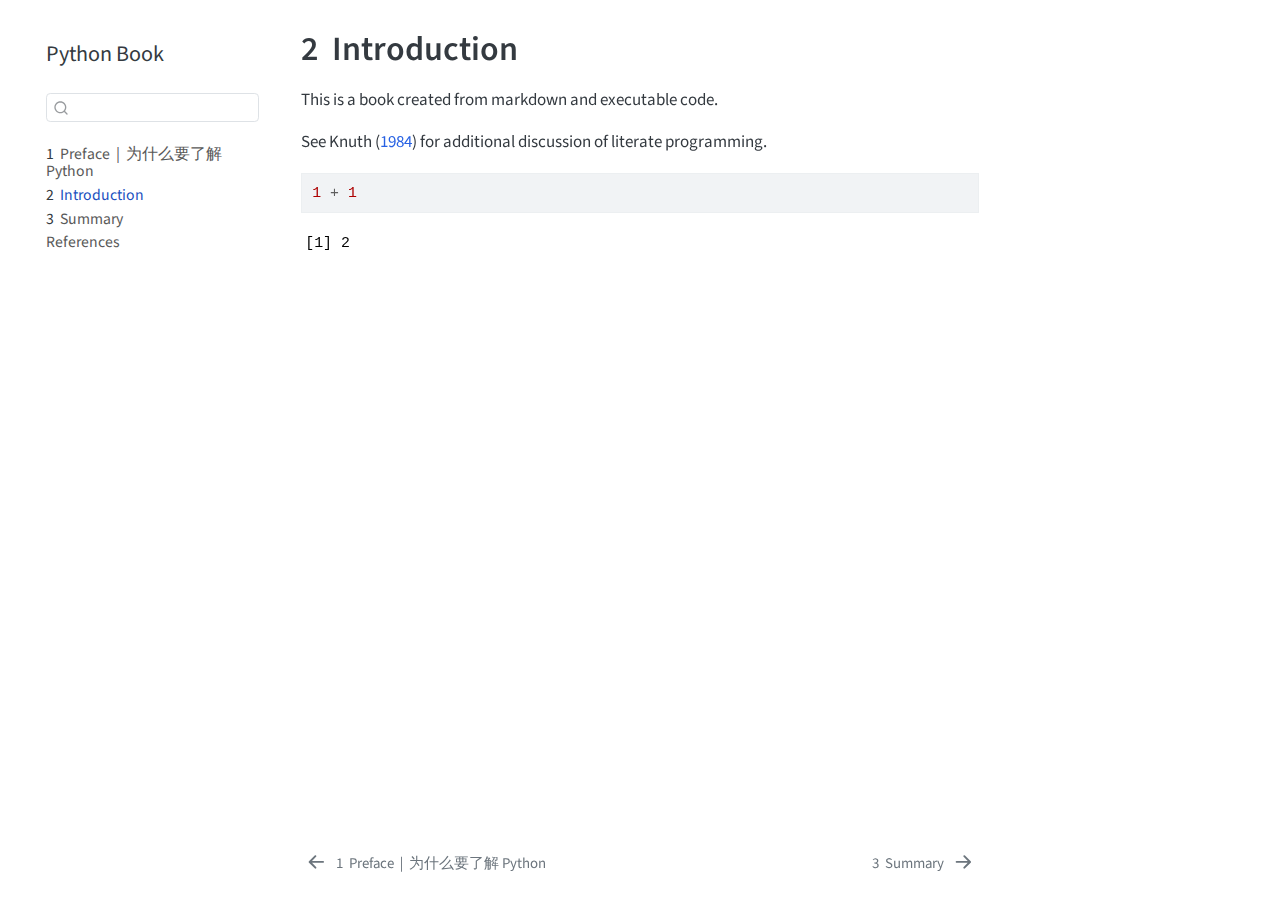
<file: intro.html>
<!DOCTYPE html>
<html xmlns="http://www.w3.org/1999/xhtml" lang="en" xml:lang="en"><head>

<meta charset="utf-8">
<meta name="generator" content="quarto-1.8.25">

<meta name="viewport" content="width=device-width, initial-scale=1.0, user-scalable=yes">


<title>2&nbsp; Introduction – Python Book</title>
<style>
code{white-space: pre-wrap;}
span.smallcaps{font-variant: small-caps;}
div.columns{display: flex; gap: min(4vw, 1.5em);}
div.column{flex: auto; overflow-x: auto;}
div.hanging-indent{margin-left: 1.5em; text-indent: -1.5em;}
ul.task-list{list-style: none;}
ul.task-list li input[type="checkbox"] {
  width: 0.8em;
  margin: 0 0.8em 0.2em -1em; /* quarto-specific, see https://github.com/quarto-dev/quarto-cli/issues/4556 */ 
  vertical-align: middle;
}
/* CSS for syntax highlighting */
html { -webkit-text-size-adjust: 100%; }
pre > code.sourceCode { white-space: pre; position: relative; }
pre > code.sourceCode > span { display: inline-block; line-height: 1.25; }
pre > code.sourceCode > span:empty { height: 1.2em; }
.sourceCode { overflow: visible; }
code.sourceCode > span { color: inherit; text-decoration: inherit; }
div.sourceCode { margin: 1em 0; }
pre.sourceCode { margin: 0; }
@media screen {
div.sourceCode { overflow: auto; }
}
@media print {
pre > code.sourceCode { white-space: pre-wrap; }
pre > code.sourceCode > span { text-indent: -5em; padding-left: 5em; }
}
pre.numberSource code
  { counter-reset: source-line 0; }
pre.numberSource code > span
  { position: relative; left: -4em; counter-increment: source-line; }
pre.numberSource code > span > a:first-child::before
  { content: counter(source-line);
    position: relative; left: -1em; text-align: right; vertical-align: baseline;
    border: none; display: inline-block;
    -webkit-touch-callout: none; -webkit-user-select: none;
    -khtml-user-select: none; -moz-user-select: none;
    -ms-user-select: none; user-select: none;
    padding: 0 4px; width: 4em;
  }
pre.numberSource { margin-left: 3em;  padding-left: 4px; }
div.sourceCode
  {   }
@media screen {
pre > code.sourceCode > span > a:first-child::before { text-decoration: underline; }
}
/* CSS for citations */
div.csl-bib-body { }
div.csl-entry {
  clear: both;
  margin-bottom: 0em;
}
.hanging-indent div.csl-entry {
  margin-left:2em;
  text-indent:-2em;
}
div.csl-left-margin {
  min-width:2em;
  float:left;
}
div.csl-right-inline {
  margin-left:2em;
  padding-left:1em;
}
div.csl-indent {
  margin-left: 2em;
}</style>


<script src="site_libs/quarto-nav/quarto-nav.js"></script>
<script src="site_libs/quarto-nav/headroom.min.js"></script>
<script src="site_libs/clipboard/clipboard.min.js"></script>
<script src="site_libs/quarto-search/autocomplete.umd.js"></script>
<script src="site_libs/quarto-search/fuse.min.js"></script>
<script src="site_libs/quarto-search/quarto-search.js"></script>
<meta name="quarto:offset" content="./">
<link href="./summary.html" rel="next">
<link href="./index.html" rel="prev">
<script src="site_libs/quarto-html/quarto.js" type="module"></script>
<script src="site_libs/quarto-html/tabsets/tabsets.js" type="module"></script>
<script src="site_libs/quarto-html/axe/axe-check.js" type="module"></script>
<script src="site_libs/quarto-html/popper.min.js"></script>
<script src="site_libs/quarto-html/tippy.umd.min.js"></script>
<script src="site_libs/quarto-html/anchor.min.js"></script>
<link href="site_libs/quarto-html/tippy.css" rel="stylesheet">
<link href="site_libs/quarto-html/quarto-syntax-highlighting-7b89279ff1a6dce999919e0e67d4d9ec.css" rel="stylesheet" id="quarto-text-highlighting-styles">
<script src="site_libs/bootstrap/bootstrap.min.js"></script>
<link href="site_libs/bootstrap/bootstrap-icons.css" rel="stylesheet">
<link href="site_libs/bootstrap/bootstrap-27c261d06b905028a18691de25d09dde.min.css" rel="stylesheet" append-hash="true" id="quarto-bootstrap" data-mode="light">
<script id="quarto-search-options" type="application/json">{
  "location": "sidebar",
  "copy-button": false,
  "collapse-after": 3,
  "panel-placement": "start",
  "type": "textbox",
  "limit": 50,
  "keyboard-shortcut": [
    "f",
    "/",
    "s"
  ],
  "show-item-context": false,
  "language": {
    "search-no-results-text": "No results",
    "search-matching-documents-text": "matching documents",
    "search-copy-link-title": "Copy link to search",
    "search-hide-matches-text": "Hide additional matches",
    "search-more-match-text": "more match in this document",
    "search-more-matches-text": "more matches in this document",
    "search-clear-button-title": "Clear",
    "search-text-placeholder": "",
    "search-detached-cancel-button-title": "Cancel",
    "search-submit-button-title": "Submit",
    "search-label": "Search"
  }
}</script>


</head>

<body class="nav-sidebar floating quarto-light">

<div id="quarto-search-results"></div>
  <header id="quarto-header" class="headroom fixed-top">
  <nav class="quarto-secondary-nav">
    <div class="container-fluid d-flex">
      <button type="button" class="quarto-btn-toggle btn" data-bs-toggle="collapse" role="button" data-bs-target=".quarto-sidebar-collapse-item" aria-controls="quarto-sidebar" aria-expanded="false" aria-label="Toggle sidebar navigation" onclick="if (window.quartoToggleHeadroom) { window.quartoToggleHeadroom(); }">
        <i class="bi bi-layout-text-sidebar-reverse"></i>
      </button>
        <nav class="quarto-page-breadcrumbs" aria-label="breadcrumb"><ol class="breadcrumb"><li class="breadcrumb-item"><a href="./intro.html"><span class="chapter-number">2</span>&nbsp; <span class="chapter-title">Introduction</span></a></li></ol></nav>
        <a class="flex-grow-1" role="navigation" data-bs-toggle="collapse" data-bs-target=".quarto-sidebar-collapse-item" aria-controls="quarto-sidebar" aria-expanded="false" aria-label="Toggle sidebar navigation" onclick="if (window.quartoToggleHeadroom) { window.quartoToggleHeadroom(); }">      
        </a>
      <button type="button" class="btn quarto-search-button" aria-label="Search" onclick="window.quartoOpenSearch();">
        <i class="bi bi-search"></i>
      </button>
    </div>
  </nav>
</header>
<!-- content -->
<div id="quarto-content" class="quarto-container page-columns page-rows-contents page-layout-article">
<!-- sidebar -->
  <nav id="quarto-sidebar" class="sidebar collapse collapse-horizontal quarto-sidebar-collapse-item sidebar-navigation floating overflow-auto">
    <div class="pt-lg-2 mt-2 text-left sidebar-header sidebar-header-stacked">
      <a href="./index.html" class="sidebar-logo-link">
      </a>
    <div class="sidebar-title mb-0 py-0">
      <a href="./">Python Book</a> 
    </div>
      </div>
        <div class="mt-2 flex-shrink-0 align-items-center">
        <div class="sidebar-search">
        <div id="quarto-search" class="" title="Search"></div>
        </div>
        </div>
    <div class="sidebar-menu-container"> 
    <ul class="list-unstyled mt-1">
        <li class="sidebar-item">
  <div class="sidebar-item-container"> 
  <a href="./index.html" class="sidebar-item-text sidebar-link">
 <span class="menu-text"><span class="chapter-number">1</span>&nbsp; <span class="chapter-title">Preface｜为什么要了解 Python</span></span></a>
  </div>
</li>
        <li class="sidebar-item">
  <div class="sidebar-item-container"> 
  <a href="./intro.html" class="sidebar-item-text sidebar-link active">
 <span class="menu-text"><span class="chapter-number">2</span>&nbsp; <span class="chapter-title">Introduction</span></span></a>
  </div>
</li>
        <li class="sidebar-item">
  <div class="sidebar-item-container"> 
  <a href="./summary.html" class="sidebar-item-text sidebar-link">
 <span class="menu-text"><span class="chapter-number">3</span>&nbsp; <span class="chapter-title">Summary</span></span></a>
  </div>
</li>
        <li class="sidebar-item">
  <div class="sidebar-item-container"> 
  <a href="./references.html" class="sidebar-item-text sidebar-link">
 <span class="menu-text">References</span></a>
  </div>
</li>
    </ul>
    </div>
</nav>
<div id="quarto-sidebar-glass" class="quarto-sidebar-collapse-item" data-bs-toggle="collapse" data-bs-target=".quarto-sidebar-collapse-item"></div>
<!-- margin-sidebar -->
    <div id="quarto-margin-sidebar" class="sidebar margin-sidebar zindex-bottom">
        
    </div>
<!-- main -->
<main class="content" id="quarto-document-content">

<header id="title-block-header" class="quarto-title-block default">
<div class="quarto-title">
<h1 class="title"><span class="chapter-number">2</span>&nbsp; <span class="chapter-title">Introduction</span></h1>
</div>



<div class="quarto-title-meta">

    
  
    
  </div>
  


</header>


<p>This is a book created from markdown and executable code.</p>
<p>See <span class="citation" data-cites="knuth84">Knuth (<a href="references.html#ref-knuth84" role="doc-biblioref">1984</a>)</span> for additional discussion of literate programming.</p>
<div class="cell">
<div class="code-copy-outer-scaffold"><div class="sourceCode cell-code" id="cb1"><pre class="sourceCode r code-with-copy"><code class="sourceCode r"><span id="cb1-1"><a href="#cb1-1" aria-hidden="true" tabindex="-1"></a><span class="dv">1</span> <span class="sc">+</span> <span class="dv">1</span></span></code></pre></div><button title="Copy to Clipboard" class="code-copy-button"><i class="bi"></i></button></div>
<div class="cell-output cell-output-stdout">
<pre><code>[1] 2</code></pre>
</div>
</div>


<div id="refs" class="references csl-bib-body hanging-indent" data-entry-spacing="0" role="list" style="display: none">
<div id="ref-knuth84" class="csl-entry" role="listitem">
Knuth, Donald E. 1984. <span>“Literate Programming.”</span> <em>Comput. J.</em> 27 (2): 97–111. <a href="https://doi.org/10.1093/comjnl/27.2.97">https://doi.org/10.1093/comjnl/27.2.97</a>.
</div>
</div>

</main> <!-- /main -->
<script id="quarto-html-after-body" type="application/javascript">
  window.document.addEventListener("DOMContentLoaded", function (event) {
    const icon = "";
    const anchorJS = new window.AnchorJS();
    anchorJS.options = {
      placement: 'right',
      icon: icon
    };
    anchorJS.add('.anchored');
    const isCodeAnnotation = (el) => {
      for (const clz of el.classList) {
        if (clz.startsWith('code-annotation-')) {                     
          return true;
        }
      }
      return false;
    }
    const onCopySuccess = function(e) {
      // button target
      const button = e.trigger;
      // don't keep focus
      button.blur();
      // flash "checked"
      button.classList.add('code-copy-button-checked');
      var currentTitle = button.getAttribute("title");
      button.setAttribute("title", "Copied!");
      let tooltip;
      if (window.bootstrap) {
        button.setAttribute("data-bs-toggle", "tooltip");
        button.setAttribute("data-bs-placement", "left");
        button.setAttribute("data-bs-title", "Copied!");
        tooltip = new bootstrap.Tooltip(button, 
          { trigger: "manual", 
            customClass: "code-copy-button-tooltip",
            offset: [0, -8]});
        tooltip.show();    
      }
      setTimeout(function() {
        if (tooltip) {
          tooltip.hide();
          button.removeAttribute("data-bs-title");
          button.removeAttribute("data-bs-toggle");
          button.removeAttribute("data-bs-placement");
        }
        button.setAttribute("title", currentTitle);
        button.classList.remove('code-copy-button-checked');
      }, 1000);
      // clear code selection
      e.clearSelection();
    }
    const getTextToCopy = function(trigger) {
      const outerScaffold = trigger.parentElement.cloneNode(true);
      const codeEl = outerScaffold.querySelector('code');
      for (const childEl of codeEl.children) {
        if (isCodeAnnotation(childEl)) {
          childEl.remove();
        }
      }
      return codeEl.innerText;
    }
    const clipboard = new window.ClipboardJS('.code-copy-button:not([data-in-quarto-modal])', {
      text: getTextToCopy
    });
    clipboard.on('success', onCopySuccess);
    if (window.document.getElementById('quarto-embedded-source-code-modal')) {
      const clipboardModal = new window.ClipboardJS('.code-copy-button[data-in-quarto-modal]', {
        text: getTextToCopy,
        container: window.document.getElementById('quarto-embedded-source-code-modal')
      });
      clipboardModal.on('success', onCopySuccess);
    }
      var localhostRegex = new RegExp(/^(?:http|https):\/\/localhost\:?[0-9]*\//);
      var mailtoRegex = new RegExp(/^mailto:/);
        var filterRegex = new RegExp('/' + window.location.host + '/');
      var isInternal = (href) => {
          return filterRegex.test(href) || localhostRegex.test(href) || mailtoRegex.test(href);
      }
      // Inspect non-navigation links and adorn them if external
     var links = window.document.querySelectorAll('a[href]:not(.nav-link):not(.navbar-brand):not(.toc-action):not(.sidebar-link):not(.sidebar-item-toggle):not(.pagination-link):not(.no-external):not([aria-hidden]):not(.dropdown-item):not(.quarto-navigation-tool):not(.about-link)');
      for (var i=0; i<links.length; i++) {
        const link = links[i];
        if (!isInternal(link.href)) {
          // undo the damage that might have been done by quarto-nav.js in the case of
          // links that we want to consider external
          if (link.dataset.originalHref !== undefined) {
            link.href = link.dataset.originalHref;
          }
        }
      }
    function tippyHover(el, contentFn, onTriggerFn, onUntriggerFn) {
      const config = {
        allowHTML: true,
        maxWidth: 500,
        delay: 100,
        arrow: false,
        appendTo: function(el) {
            return el.parentElement;
        },
        interactive: true,
        interactiveBorder: 10,
        theme: 'quarto',
        placement: 'bottom-start',
      };
      if (contentFn) {
        config.content = contentFn;
      }
      if (onTriggerFn) {
        config.onTrigger = onTriggerFn;
      }
      if (onUntriggerFn) {
        config.onUntrigger = onUntriggerFn;
      }
      window.tippy(el, config); 
    }
    const noterefs = window.document.querySelectorAll('a[role="doc-noteref"]');
    for (var i=0; i<noterefs.length; i++) {
      const ref = noterefs[i];
      tippyHover(ref, function() {
        // use id or data attribute instead here
        let href = ref.getAttribute('data-footnote-href') || ref.getAttribute('href');
        try { href = new URL(href).hash; } catch {}
        const id = href.replace(/^#\/?/, "");
        const note = window.document.getElementById(id);
        if (note) {
          return note.innerHTML;
        } else {
          return "";
        }
      });
    }
    const xrefs = window.document.querySelectorAll('a.quarto-xref');
    const processXRef = (id, note) => {
      // Strip column container classes
      const stripColumnClz = (el) => {
        el.classList.remove("page-full", "page-columns");
        if (el.children) {
          for (const child of el.children) {
            stripColumnClz(child);
          }
        }
      }
      stripColumnClz(note)
      if (id === null || id.startsWith('sec-')) {
        // Special case sections, only their first couple elements
        const container = document.createElement("div");
        if (note.children && note.children.length > 2) {
          container.appendChild(note.children[0].cloneNode(true));
          for (let i = 1; i < note.children.length; i++) {
            const child = note.children[i];
            if (child.tagName === "P" && child.innerText === "") {
              continue;
            } else {
              container.appendChild(child.cloneNode(true));
              break;
            }
          }
          if (window.Quarto?.typesetMath) {
            window.Quarto.typesetMath(container);
          }
          return container.innerHTML
        } else {
          if (window.Quarto?.typesetMath) {
            window.Quarto.typesetMath(note);
          }
          return note.innerHTML;
        }
      } else {
        // Remove any anchor links if they are present
        const anchorLink = note.querySelector('a.anchorjs-link');
        if (anchorLink) {
          anchorLink.remove();
        }
        if (window.Quarto?.typesetMath) {
          window.Quarto.typesetMath(note);
        }
        if (note.classList.contains("callout")) {
          return note.outerHTML;
        } else {
          return note.innerHTML;
        }
      }
    }
    for (var i=0; i<xrefs.length; i++) {
      const xref = xrefs[i];
      tippyHover(xref, undefined, function(instance) {
        instance.disable();
        let url = xref.getAttribute('href');
        let hash = undefined; 
        if (url.startsWith('#')) {
          hash = url;
        } else {
          try { hash = new URL(url).hash; } catch {}
        }
        if (hash) {
          const id = hash.replace(/^#\/?/, "");
          const note = window.document.getElementById(id);
          if (note !== null) {
            try {
              const html = processXRef(id, note.cloneNode(true));
              instance.setContent(html);
            } finally {
              instance.enable();
              instance.show();
            }
          } else {
            // See if we can fetch this
            fetch(url.split('#')[0])
            .then(res => res.text())
            .then(html => {
              const parser = new DOMParser();
              const htmlDoc = parser.parseFromString(html, "text/html");
              const note = htmlDoc.getElementById(id);
              if (note !== null) {
                const html = processXRef(id, note);
                instance.setContent(html);
              } 
            }).finally(() => {
              instance.enable();
              instance.show();
            });
          }
        } else {
          // See if we can fetch a full url (with no hash to target)
          // This is a special case and we should probably do some content thinning / targeting
          fetch(url)
          .then(res => res.text())
          .then(html => {
            const parser = new DOMParser();
            const htmlDoc = parser.parseFromString(html, "text/html");
            const note = htmlDoc.querySelector('main.content');
            if (note !== null) {
              // This should only happen for chapter cross references
              // (since there is no id in the URL)
              // remove the first header
              if (note.children.length > 0 && note.children[0].tagName === "HEADER") {
                note.children[0].remove();
              }
              const html = processXRef(null, note);
              instance.setContent(html);
            } 
          }).finally(() => {
            instance.enable();
            instance.show();
          });
        }
      }, function(instance) {
      });
    }
        let selectedAnnoteEl;
        const selectorForAnnotation = ( cell, annotation) => {
          let cellAttr = 'data-code-cell="' + cell + '"';
          let lineAttr = 'data-code-annotation="' +  annotation + '"';
          const selector = 'span[' + cellAttr + '][' + lineAttr + ']';
          return selector;
        }
        const selectCodeLines = (annoteEl) => {
          const doc = window.document;
          const targetCell = annoteEl.getAttribute("data-target-cell");
          const targetAnnotation = annoteEl.getAttribute("data-target-annotation");
          const annoteSpan = window.document.querySelector(selectorForAnnotation(targetCell, targetAnnotation));
          const lines = annoteSpan.getAttribute("data-code-lines").split(",");
          const lineIds = lines.map((line) => {
            return targetCell + "-" + line;
          })
          let top = null;
          let height = null;
          let parent = null;
          if (lineIds.length > 0) {
              //compute the position of the single el (top and bottom and make a div)
              const el = window.document.getElementById(lineIds[0]);
              top = el.offsetTop;
              height = el.offsetHeight;
              parent = el.parentElement.parentElement;
            if (lineIds.length > 1) {
              const lastEl = window.document.getElementById(lineIds[lineIds.length - 1]);
              const bottom = lastEl.offsetTop + lastEl.offsetHeight;
              height = bottom - top;
            }
            if (top !== null && height !== null && parent !== null) {
              // cook up a div (if necessary) and position it 
              let div = window.document.getElementById("code-annotation-line-highlight");
              if (div === null) {
                div = window.document.createElement("div");
                div.setAttribute("id", "code-annotation-line-highlight");
                div.style.position = 'absolute';
                parent.appendChild(div);
              }
              div.style.top = top - 2 + "px";
              div.style.height = height + 4 + "px";
              div.style.left = 0;
              let gutterDiv = window.document.getElementById("code-annotation-line-highlight-gutter");
              if (gutterDiv === null) {
                gutterDiv = window.document.createElement("div");
                gutterDiv.setAttribute("id", "code-annotation-line-highlight-gutter");
                gutterDiv.style.position = 'absolute';
                const codeCell = window.document.getElementById(targetCell);
                const gutter = codeCell.querySelector('.code-annotation-gutter');
                gutter.appendChild(gutterDiv);
              }
              gutterDiv.style.top = top - 2 + "px";
              gutterDiv.style.height = height + 4 + "px";
            }
            selectedAnnoteEl = annoteEl;
          }
        };
        const unselectCodeLines = () => {
          const elementsIds = ["code-annotation-line-highlight", "code-annotation-line-highlight-gutter"];
          elementsIds.forEach((elId) => {
            const div = window.document.getElementById(elId);
            if (div) {
              div.remove();
            }
          });
          selectedAnnoteEl = undefined;
        };
          // Handle positioning of the toggle
      window.addEventListener(
        "resize",
        throttle(() => {
          elRect = undefined;
          if (selectedAnnoteEl) {
            selectCodeLines(selectedAnnoteEl);
          }
        }, 10)
      );
      function throttle(fn, ms) {
      let throttle = false;
      let timer;
        return (...args) => {
          if(!throttle) { // first call gets through
              fn.apply(this, args);
              throttle = true;
          } else { // all the others get throttled
              if(timer) clearTimeout(timer); // cancel #2
              timer = setTimeout(() => {
                fn.apply(this, args);
                timer = throttle = false;
              }, ms);
          }
        };
      }
        // Attach click handler to the DT
        const annoteDls = window.document.querySelectorAll('dt[data-target-cell]');
        for (const annoteDlNode of annoteDls) {
          annoteDlNode.addEventListener('click', (event) => {
            const clickedEl = event.target;
            if (clickedEl !== selectedAnnoteEl) {
              unselectCodeLines();
              const activeEl = window.document.querySelector('dt[data-target-cell].code-annotation-active');
              if (activeEl) {
                activeEl.classList.remove('code-annotation-active');
              }
              selectCodeLines(clickedEl);
              clickedEl.classList.add('code-annotation-active');
            } else {
              // Unselect the line
              unselectCodeLines();
              clickedEl.classList.remove('code-annotation-active');
            }
          });
        }
    const findCites = (el) => {
      const parentEl = el.parentElement;
      if (parentEl) {
        const cites = parentEl.dataset.cites;
        if (cites) {
          return {
            el,
            cites: cites.split(' ')
          };
        } else {
          return findCites(el.parentElement)
        }
      } else {
        return undefined;
      }
    };
    var bibliorefs = window.document.querySelectorAll('a[role="doc-biblioref"]');
    for (var i=0; i<bibliorefs.length; i++) {
      const ref = bibliorefs[i];
      const citeInfo = findCites(ref);
      if (citeInfo) {
        tippyHover(citeInfo.el, function() {
          var popup = window.document.createElement('div');
          citeInfo.cites.forEach(function(cite) {
            var citeDiv = window.document.createElement('div');
            citeDiv.classList.add('hanging-indent');
            citeDiv.classList.add('csl-entry');
            var biblioDiv = window.document.getElementById('ref-' + cite);
            if (biblioDiv) {
              citeDiv.innerHTML = biblioDiv.innerHTML;
            }
            popup.appendChild(citeDiv);
          });
          return popup.innerHTML;
        });
      }
    }
  });
  </script>
<nav class="page-navigation">
  <div class="nav-page nav-page-previous">
      <a href="./index.html" class="pagination-link" aria-label="Preface｜为什么要了解 Python">
        <i class="bi bi-arrow-left-short"></i> <span class="nav-page-text"><span class="chapter-number">1</span>&nbsp; <span class="chapter-title">Preface｜为什么要了解 Python</span></span>
      </a>          
  </div>
  <div class="nav-page nav-page-next">
      <a href="./summary.html" class="pagination-link" aria-label="Summary">
        <span class="nav-page-text"><span class="chapter-number">3</span>&nbsp; <span class="chapter-title">Summary</span></span> <i class="bi bi-arrow-right-short"></i>
      </a>
  </div>
</nav>
</div> <!-- /content -->




</body></html>
</file>
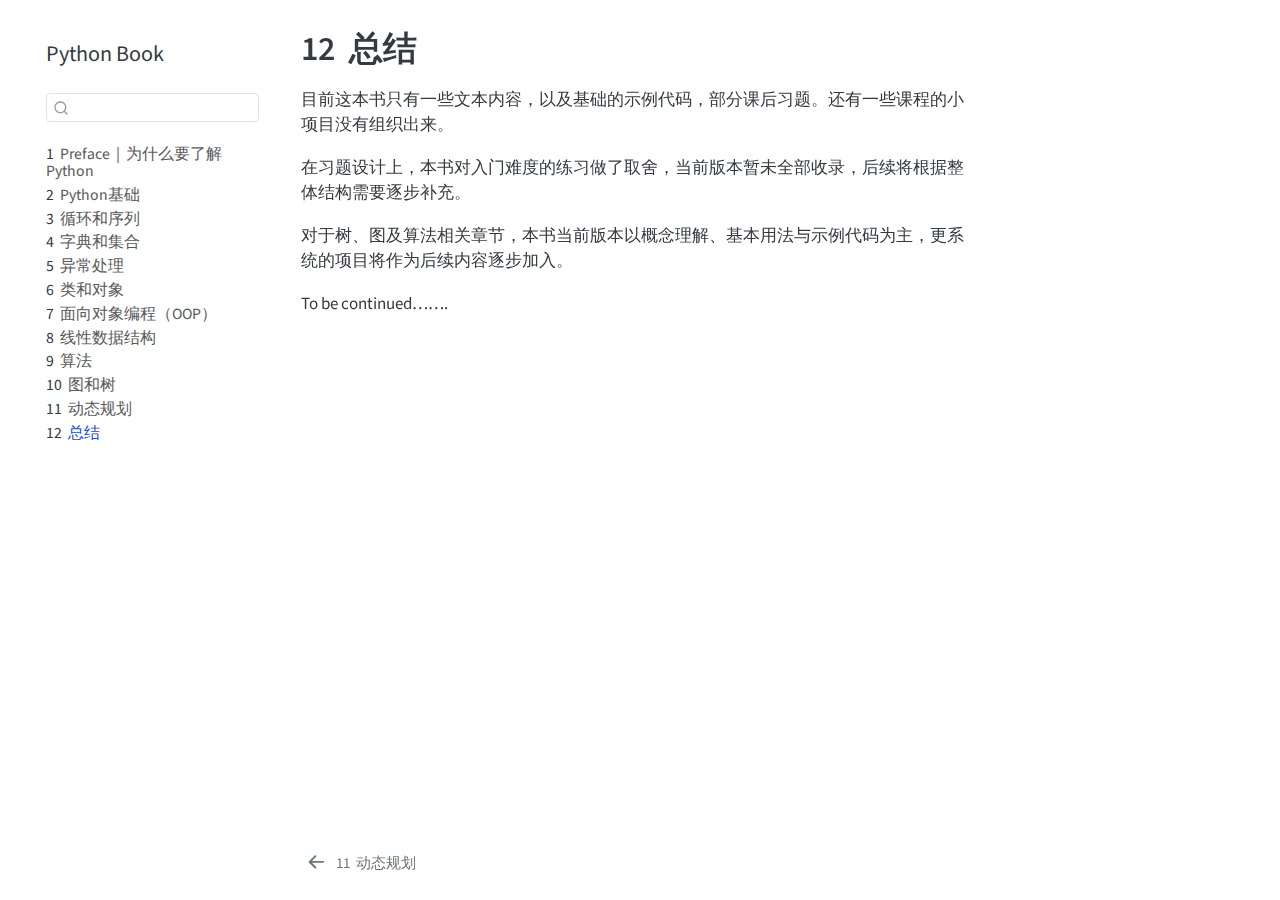
<file: summary.html>
<!DOCTYPE html>
<html xmlns="http://www.w3.org/1999/xhtml" lang="en" xml:lang="en"><head>

<meta charset="utf-8">
<meta name="generator" content="quarto-1.8.25">

<meta name="viewport" content="width=device-width, initial-scale=1.0, user-scalable=yes">


<title>12&nbsp; 总结 – Python Book</title>
<style>
code{white-space: pre-wrap;}
span.smallcaps{font-variant: small-caps;}
div.columns{display: flex; gap: min(4vw, 1.5em);}
div.column{flex: auto; overflow-x: auto;}
div.hanging-indent{margin-left: 1.5em; text-indent: -1.5em;}
ul.task-list{list-style: none;}
ul.task-list li input[type="checkbox"] {
  width: 0.8em;
  margin: 0 0.8em 0.2em -1em; /* quarto-specific, see https://github.com/quarto-dev/quarto-cli/issues/4556 */ 
  vertical-align: middle;
}
</style>


<script src="site_libs/quarto-nav/quarto-nav.js"></script>
<script src="site_libs/quarto-nav/headroom.min.js"></script>
<script src="site_libs/clipboard/clipboard.min.js"></script>
<script src="site_libs/quarto-search/autocomplete.umd.js"></script>
<script src="site_libs/quarto-search/fuse.min.js"></script>
<script src="site_libs/quarto-search/quarto-search.js"></script>
<meta name="quarto:offset" content="./">
<link href="./cp_10.html" rel="prev">
<script src="site_libs/quarto-html/quarto.js" type="module"></script>
<script src="site_libs/quarto-html/tabsets/tabsets.js" type="module"></script>
<script src="site_libs/quarto-html/axe/axe-check.js" type="module"></script>
<script src="site_libs/quarto-html/popper.min.js"></script>
<script src="site_libs/quarto-html/tippy.umd.min.js"></script>
<script src="site_libs/quarto-html/anchor.min.js"></script>
<link href="site_libs/quarto-html/tippy.css" rel="stylesheet">
<link href="site_libs/quarto-html/quarto-syntax-highlighting-7b89279ff1a6dce999919e0e67d4d9ec.css" rel="stylesheet" id="quarto-text-highlighting-styles">
<script src="site_libs/bootstrap/bootstrap.min.js"></script>
<link href="site_libs/bootstrap/bootstrap-icons.css" rel="stylesheet">
<link href="site_libs/bootstrap/bootstrap-27c261d06b905028a18691de25d09dde.min.css" rel="stylesheet" append-hash="true" id="quarto-bootstrap" data-mode="light">
<script id="quarto-search-options" type="application/json">{
  "location": "sidebar",
  "copy-button": false,
  "collapse-after": 3,
  "panel-placement": "start",
  "type": "textbox",
  "limit": 50,
  "keyboard-shortcut": [
    "f",
    "/",
    "s"
  ],
  "show-item-context": false,
  "language": {
    "search-no-results-text": "No results",
    "search-matching-documents-text": "matching documents",
    "search-copy-link-title": "Copy link to search",
    "search-hide-matches-text": "Hide additional matches",
    "search-more-match-text": "more match in this document",
    "search-more-matches-text": "more matches in this document",
    "search-clear-button-title": "Clear",
    "search-text-placeholder": "",
    "search-detached-cancel-button-title": "Cancel",
    "search-submit-button-title": "Submit",
    "search-label": "Search"
  }
}</script>


</head>

<body class="nav-sidebar floating quarto-light">

<div id="quarto-search-results"></div>
  <header id="quarto-header" class="headroom fixed-top">
  <nav class="quarto-secondary-nav">
    <div class="container-fluid d-flex">
      <button type="button" class="quarto-btn-toggle btn" data-bs-toggle="collapse" role="button" data-bs-target=".quarto-sidebar-collapse-item" aria-controls="quarto-sidebar" aria-expanded="false" aria-label="Toggle sidebar navigation" onclick="if (window.quartoToggleHeadroom) { window.quartoToggleHeadroom(); }">
        <i class="bi bi-layout-text-sidebar-reverse"></i>
      </button>
        <nav class="quarto-page-breadcrumbs" aria-label="breadcrumb"><ol class="breadcrumb"><li class="breadcrumb-item"><a href="./summary.html"><span class="chapter-number">12</span>&nbsp; <span class="chapter-title">总结</span></a></li></ol></nav>
        <a class="flex-grow-1" role="navigation" data-bs-toggle="collapse" data-bs-target=".quarto-sidebar-collapse-item" aria-controls="quarto-sidebar" aria-expanded="false" aria-label="Toggle sidebar navigation" onclick="if (window.quartoToggleHeadroom) { window.quartoToggleHeadroom(); }">      
        </a>
      <button type="button" class="btn quarto-search-button" aria-label="Search" onclick="window.quartoOpenSearch();">
        <i class="bi bi-search"></i>
      </button>
    </div>
  </nav>
</header>
<!-- content -->
<div id="quarto-content" class="quarto-container page-columns page-rows-contents page-layout-article">
<!-- sidebar -->
  <nav id="quarto-sidebar" class="sidebar collapse collapse-horizontal quarto-sidebar-collapse-item sidebar-navigation floating overflow-auto">
    <div class="pt-lg-2 mt-2 text-left sidebar-header sidebar-header-stacked">
      <a href="./index.html" class="sidebar-logo-link">
      </a>
    <div class="sidebar-title mb-0 py-0">
      <a href="./">Python Book</a> 
    </div>
      </div>
        <div class="mt-2 flex-shrink-0 align-items-center">
        <div class="sidebar-search">
        <div id="quarto-search" class="" title="Search"></div>
        </div>
        </div>
    <div class="sidebar-menu-container"> 
    <ul class="list-unstyled mt-1">
        <li class="sidebar-item">
  <div class="sidebar-item-container"> 
  <a href="./index.html" class="sidebar-item-text sidebar-link">
 <span class="menu-text"><span class="chapter-number">1</span>&nbsp; <span class="chapter-title">Preface｜为什么要了解 Python</span></span></a>
  </div>
</li>
        <li class="sidebar-item">
  <div class="sidebar-item-container"> 
  <a href="./cp_1.html" class="sidebar-item-text sidebar-link">
 <span class="menu-text"><span class="chapter-number">2</span>&nbsp; <span class="chapter-title">Python基础</span></span></a>
  </div>
</li>
        <li class="sidebar-item">
  <div class="sidebar-item-container"> 
  <a href="./cp_2.html" class="sidebar-item-text sidebar-link">
 <span class="menu-text"><span class="chapter-number">3</span>&nbsp; <span class="chapter-title">循环和序列</span></span></a>
  </div>
</li>
        <li class="sidebar-item">
  <div class="sidebar-item-container"> 
  <a href="./cp_3.html" class="sidebar-item-text sidebar-link">
 <span class="menu-text"><span class="chapter-number">4</span>&nbsp; <span class="chapter-title">字典和集合</span></span></a>
  </div>
</li>
        <li class="sidebar-item">
  <div class="sidebar-item-container"> 
  <a href="./cp_4.html" class="sidebar-item-text sidebar-link">
 <span class="menu-text"><span class="chapter-number">5</span>&nbsp; <span class="chapter-title">异常处理</span></span></a>
  </div>
</li>
        <li class="sidebar-item">
  <div class="sidebar-item-container"> 
  <a href="./cp_5.html" class="sidebar-item-text sidebar-link">
 <span class="menu-text"><span class="chapter-number">6</span>&nbsp; <span class="chapter-title">类和对象</span></span></a>
  </div>
</li>
        <li class="sidebar-item">
  <div class="sidebar-item-container"> 
  <a href="./cp_6.html" class="sidebar-item-text sidebar-link">
 <span class="menu-text"><span class="chapter-number">7</span>&nbsp; <span class="chapter-title">面向对象编程（OOP）</span></span></a>
  </div>
</li>
        <li class="sidebar-item">
  <div class="sidebar-item-container"> 
  <a href="./cp_7.html" class="sidebar-item-text sidebar-link">
 <span class="menu-text"><span class="chapter-number">8</span>&nbsp; <span class="chapter-title">线性数据结构</span></span></a>
  </div>
</li>
        <li class="sidebar-item">
  <div class="sidebar-item-container"> 
  <a href="./cp_8.html" class="sidebar-item-text sidebar-link">
 <span class="menu-text"><span class="chapter-number">9</span>&nbsp; <span class="chapter-title">算法</span></span></a>
  </div>
</li>
        <li class="sidebar-item">
  <div class="sidebar-item-container"> 
  <a href="./cp_9.html" class="sidebar-item-text sidebar-link">
 <span class="menu-text"><span class="chapter-number">10</span>&nbsp; <span class="chapter-title">图和树</span></span></a>
  </div>
</li>
        <li class="sidebar-item">
  <div class="sidebar-item-container"> 
  <a href="./cp_10.html" class="sidebar-item-text sidebar-link">
 <span class="menu-text"><span class="chapter-number">11</span>&nbsp; <span class="chapter-title">动态规划</span></span></a>
  </div>
</li>
        <li class="sidebar-item">
  <div class="sidebar-item-container"> 
  <a href="./summary.html" class="sidebar-item-text sidebar-link active">
 <span class="menu-text"><span class="chapter-number">12</span>&nbsp; <span class="chapter-title">总结</span></span></a>
  </div>
</li>
    </ul>
    </div>
</nav>
<div id="quarto-sidebar-glass" class="quarto-sidebar-collapse-item" data-bs-toggle="collapse" data-bs-target=".quarto-sidebar-collapse-item"></div>
<!-- margin-sidebar -->
    <div id="quarto-margin-sidebar" class="sidebar margin-sidebar zindex-bottom">
        
    </div>
<!-- main -->
<main class="content" id="quarto-document-content">

<header id="title-block-header" class="quarto-title-block default">
<div class="quarto-title">
<h1 class="title"><span class="chapter-number">12</span>&nbsp; <span class="chapter-title">总结</span></h1>
</div>



<div class="quarto-title-meta">

    
  
    
  </div>
  


</header>


<p>目前这本书只有一些文本内容，以及基础的示例代码，部分课后习题。还有一些课程的小项目没有组织出来。</p>
<p>在习题设计上，本书对入门难度的练习做了取舍，当前版本暂未全部收录，后续将根据整体结构需要逐步补充。</p>
<p>对于树、图及算法相关章节，本书当前版本以概念理解、基本用法与示例代码为主，更系统的项目将作为后续内容逐步加入。</p>
<p>To be continued…….</p>



</main> <!-- /main -->
<script id="quarto-html-after-body" type="application/javascript">
  window.document.addEventListener("DOMContentLoaded", function (event) {
    const icon = "";
    const anchorJS = new window.AnchorJS();
    anchorJS.options = {
      placement: 'right',
      icon: icon
    };
    anchorJS.add('.anchored');
    const isCodeAnnotation = (el) => {
      for (const clz of el.classList) {
        if (clz.startsWith('code-annotation-')) {                     
          return true;
        }
      }
      return false;
    }
    const onCopySuccess = function(e) {
      // button target
      const button = e.trigger;
      // don't keep focus
      button.blur();
      // flash "checked"
      button.classList.add('code-copy-button-checked');
      var currentTitle = button.getAttribute("title");
      button.setAttribute("title", "Copied!");
      let tooltip;
      if (window.bootstrap) {
        button.setAttribute("data-bs-toggle", "tooltip");
        button.setAttribute("data-bs-placement", "left");
        button.setAttribute("data-bs-title", "Copied!");
        tooltip = new bootstrap.Tooltip(button, 
          { trigger: "manual", 
            customClass: "code-copy-button-tooltip",
            offset: [0, -8]});
        tooltip.show();    
      }
      setTimeout(function() {
        if (tooltip) {
          tooltip.hide();
          button.removeAttribute("data-bs-title");
          button.removeAttribute("data-bs-toggle");
          button.removeAttribute("data-bs-placement");
        }
        button.setAttribute("title", currentTitle);
        button.classList.remove('code-copy-button-checked');
      }, 1000);
      // clear code selection
      e.clearSelection();
    }
    const getTextToCopy = function(trigger) {
      const outerScaffold = trigger.parentElement.cloneNode(true);
      const codeEl = outerScaffold.querySelector('code');
      for (const childEl of codeEl.children) {
        if (isCodeAnnotation(childEl)) {
          childEl.remove();
        }
      }
      return codeEl.innerText;
    }
    const clipboard = new window.ClipboardJS('.code-copy-button:not([data-in-quarto-modal])', {
      text: getTextToCopy
    });
    clipboard.on('success', onCopySuccess);
    if (window.document.getElementById('quarto-embedded-source-code-modal')) {
      const clipboardModal = new window.ClipboardJS('.code-copy-button[data-in-quarto-modal]', {
        text: getTextToCopy,
        container: window.document.getElementById('quarto-embedded-source-code-modal')
      });
      clipboardModal.on('success', onCopySuccess);
    }
      var localhostRegex = new RegExp(/^(?:http|https):\/\/localhost\:?[0-9]*\//);
      var mailtoRegex = new RegExp(/^mailto:/);
        var filterRegex = new RegExp('/' + window.location.host + '/');
      var isInternal = (href) => {
          return filterRegex.test(href) || localhostRegex.test(href) || mailtoRegex.test(href);
      }
      // Inspect non-navigation links and adorn them if external
     var links = window.document.querySelectorAll('a[href]:not(.nav-link):not(.navbar-brand):not(.toc-action):not(.sidebar-link):not(.sidebar-item-toggle):not(.pagination-link):not(.no-external):not([aria-hidden]):not(.dropdown-item):not(.quarto-navigation-tool):not(.about-link)');
      for (var i=0; i<links.length; i++) {
        const link = links[i];
        if (!isInternal(link.href)) {
          // undo the damage that might have been done by quarto-nav.js in the case of
          // links that we want to consider external
          if (link.dataset.originalHref !== undefined) {
            link.href = link.dataset.originalHref;
          }
        }
      }
    function tippyHover(el, contentFn, onTriggerFn, onUntriggerFn) {
      const config = {
        allowHTML: true,
        maxWidth: 500,
        delay: 100,
        arrow: false,
        appendTo: function(el) {
            return el.parentElement;
        },
        interactive: true,
        interactiveBorder: 10,
        theme: 'quarto',
        placement: 'bottom-start',
      };
      if (contentFn) {
        config.content = contentFn;
      }
      if (onTriggerFn) {
        config.onTrigger = onTriggerFn;
      }
      if (onUntriggerFn) {
        config.onUntrigger = onUntriggerFn;
      }
      window.tippy(el, config); 
    }
    const noterefs = window.document.querySelectorAll('a[role="doc-noteref"]');
    for (var i=0; i<noterefs.length; i++) {
      const ref = noterefs[i];
      tippyHover(ref, function() {
        // use id or data attribute instead here
        let href = ref.getAttribute('data-footnote-href') || ref.getAttribute('href');
        try { href = new URL(href).hash; } catch {}
        const id = href.replace(/^#\/?/, "");
        const note = window.document.getElementById(id);
        if (note) {
          return note.innerHTML;
        } else {
          return "";
        }
      });
    }
    const xrefs = window.document.querySelectorAll('a.quarto-xref');
    const processXRef = (id, note) => {
      // Strip column container classes
      const stripColumnClz = (el) => {
        el.classList.remove("page-full", "page-columns");
        if (el.children) {
          for (const child of el.children) {
            stripColumnClz(child);
          }
        }
      }
      stripColumnClz(note)
      if (id === null || id.startsWith('sec-')) {
        // Special case sections, only their first couple elements
        const container = document.createElement("div");
        if (note.children && note.children.length > 2) {
          container.appendChild(note.children[0].cloneNode(true));
          for (let i = 1; i < note.children.length; i++) {
            const child = note.children[i];
            if (child.tagName === "P" && child.innerText === "") {
              continue;
            } else {
              container.appendChild(child.cloneNode(true));
              break;
            }
          }
          if (window.Quarto?.typesetMath) {
            window.Quarto.typesetMath(container);
          }
          return container.innerHTML
        } else {
          if (window.Quarto?.typesetMath) {
            window.Quarto.typesetMath(note);
          }
          return note.innerHTML;
        }
      } else {
        // Remove any anchor links if they are present
        const anchorLink = note.querySelector('a.anchorjs-link');
        if (anchorLink) {
          anchorLink.remove();
        }
        if (window.Quarto?.typesetMath) {
          window.Quarto.typesetMath(note);
        }
        if (note.classList.contains("callout")) {
          return note.outerHTML;
        } else {
          return note.innerHTML;
        }
      }
    }
    for (var i=0; i<xrefs.length; i++) {
      const xref = xrefs[i];
      tippyHover(xref, undefined, function(instance) {
        instance.disable();
        let url = xref.getAttribute('href');
        let hash = undefined; 
        if (url.startsWith('#')) {
          hash = url;
        } else {
          try { hash = new URL(url).hash; } catch {}
        }
        if (hash) {
          const id = hash.replace(/^#\/?/, "");
          const note = window.document.getElementById(id);
          if (note !== null) {
            try {
              const html = processXRef(id, note.cloneNode(true));
              instance.setContent(html);
            } finally {
              instance.enable();
              instance.show();
            }
          } else {
            // See if we can fetch this
            fetch(url.split('#')[0])
            .then(res => res.text())
            .then(html => {
              const parser = new DOMParser();
              const htmlDoc = parser.parseFromString(html, "text/html");
              const note = htmlDoc.getElementById(id);
              if (note !== null) {
                const html = processXRef(id, note);
                instance.setContent(html);
              } 
            }).finally(() => {
              instance.enable();
              instance.show();
            });
          }
        } else {
          // See if we can fetch a full url (with no hash to target)
          // This is a special case and we should probably do some content thinning / targeting
          fetch(url)
          .then(res => res.text())
          .then(html => {
            const parser = new DOMParser();
            const htmlDoc = parser.parseFromString(html, "text/html");
            const note = htmlDoc.querySelector('main.content');
            if (note !== null) {
              // This should only happen for chapter cross references
              // (since there is no id in the URL)
              // remove the first header
              if (note.children.length > 0 && note.children[0].tagName === "HEADER") {
                note.children[0].remove();
              }
              const html = processXRef(null, note);
              instance.setContent(html);
            } 
          }).finally(() => {
            instance.enable();
            instance.show();
          });
        }
      }, function(instance) {
      });
    }
        let selectedAnnoteEl;
        const selectorForAnnotation = ( cell, annotation) => {
          let cellAttr = 'data-code-cell="' + cell + '"';
          let lineAttr = 'data-code-annotation="' +  annotation + '"';
          const selector = 'span[' + cellAttr + '][' + lineAttr + ']';
          return selector;
        }
        const selectCodeLines = (annoteEl) => {
          const doc = window.document;
          const targetCell = annoteEl.getAttribute("data-target-cell");
          const targetAnnotation = annoteEl.getAttribute("data-target-annotation");
          const annoteSpan = window.document.querySelector(selectorForAnnotation(targetCell, targetAnnotation));
          const lines = annoteSpan.getAttribute("data-code-lines").split(",");
          const lineIds = lines.map((line) => {
            return targetCell + "-" + line;
          })
          let top = null;
          let height = null;
          let parent = null;
          if (lineIds.length > 0) {
              //compute the position of the single el (top and bottom and make a div)
              const el = window.document.getElementById(lineIds[0]);
              top = el.offsetTop;
              height = el.offsetHeight;
              parent = el.parentElement.parentElement;
            if (lineIds.length > 1) {
              const lastEl = window.document.getElementById(lineIds[lineIds.length - 1]);
              const bottom = lastEl.offsetTop + lastEl.offsetHeight;
              height = bottom - top;
            }
            if (top !== null && height !== null && parent !== null) {
              // cook up a div (if necessary) and position it 
              let div = window.document.getElementById("code-annotation-line-highlight");
              if (div === null) {
                div = window.document.createElement("div");
                div.setAttribute("id", "code-annotation-line-highlight");
                div.style.position = 'absolute';
                parent.appendChild(div);
              }
              div.style.top = top - 2 + "px";
              div.style.height = height + 4 + "px";
              div.style.left = 0;
              let gutterDiv = window.document.getElementById("code-annotation-line-highlight-gutter");
              if (gutterDiv === null) {
                gutterDiv = window.document.createElement("div");
                gutterDiv.setAttribute("id", "code-annotation-line-highlight-gutter");
                gutterDiv.style.position = 'absolute';
                const codeCell = window.document.getElementById(targetCell);
                const gutter = codeCell.querySelector('.code-annotation-gutter');
                gutter.appendChild(gutterDiv);
              }
              gutterDiv.style.top = top - 2 + "px";
              gutterDiv.style.height = height + 4 + "px";
            }
            selectedAnnoteEl = annoteEl;
          }
        };
        const unselectCodeLines = () => {
          const elementsIds = ["code-annotation-line-highlight", "code-annotation-line-highlight-gutter"];
          elementsIds.forEach((elId) => {
            const div = window.document.getElementById(elId);
            if (div) {
              div.remove();
            }
          });
          selectedAnnoteEl = undefined;
        };
          // Handle positioning of the toggle
      window.addEventListener(
        "resize",
        throttle(() => {
          elRect = undefined;
          if (selectedAnnoteEl) {
            selectCodeLines(selectedAnnoteEl);
          }
        }, 10)
      );
      function throttle(fn, ms) {
      let throttle = false;
      let timer;
        return (...args) => {
          if(!throttle) { // first call gets through
              fn.apply(this, args);
              throttle = true;
          } else { // all the others get throttled
              if(timer) clearTimeout(timer); // cancel #2
              timer = setTimeout(() => {
                fn.apply(this, args);
                timer = throttle = false;
              }, ms);
          }
        };
      }
        // Attach click handler to the DT
        const annoteDls = window.document.querySelectorAll('dt[data-target-cell]');
        for (const annoteDlNode of annoteDls) {
          annoteDlNode.addEventListener('click', (event) => {
            const clickedEl = event.target;
            if (clickedEl !== selectedAnnoteEl) {
              unselectCodeLines();
              const activeEl = window.document.querySelector('dt[data-target-cell].code-annotation-active');
              if (activeEl) {
                activeEl.classList.remove('code-annotation-active');
              }
              selectCodeLines(clickedEl);
              clickedEl.classList.add('code-annotation-active');
            } else {
              // Unselect the line
              unselectCodeLines();
              clickedEl.classList.remove('code-annotation-active');
            }
          });
        }
    const findCites = (el) => {
      const parentEl = el.parentElement;
      if (parentEl) {
        const cites = parentEl.dataset.cites;
        if (cites) {
          return {
            el,
            cites: cites.split(' ')
          };
        } else {
          return findCites(el.parentElement)
        }
      } else {
        return undefined;
      }
    };
    var bibliorefs = window.document.querySelectorAll('a[role="doc-biblioref"]');
    for (var i=0; i<bibliorefs.length; i++) {
      const ref = bibliorefs[i];
      const citeInfo = findCites(ref);
      if (citeInfo) {
        tippyHover(citeInfo.el, function() {
          var popup = window.document.createElement('div');
          citeInfo.cites.forEach(function(cite) {
            var citeDiv = window.document.createElement('div');
            citeDiv.classList.add('hanging-indent');
            citeDiv.classList.add('csl-entry');
            var biblioDiv = window.document.getElementById('ref-' + cite);
            if (biblioDiv) {
              citeDiv.innerHTML = biblioDiv.innerHTML;
            }
            popup.appendChild(citeDiv);
          });
          return popup.innerHTML;
        });
      }
    }
  });
  </script>
<nav class="page-navigation">
  <div class="nav-page nav-page-previous">
      <a href="./cp_10.html" class="pagination-link" aria-label="动态规划">
        <i class="bi bi-arrow-left-short"></i> <span class="nav-page-text"><span class="chapter-number">11</span>&nbsp; <span class="chapter-title">动态规划</span></span>
      </a>          
  </div>
  <div class="nav-page nav-page-next">
  </div>
</nav>
</div> <!-- /content -->




</body></html>
</file>
<file: site_libs/quarto-html/tippy.css>
.tippy-box[data-animation=fade][data-state=hidden]{opacity:0}[data-tippy-root]{max-width:calc(100vw - 10px)}.tippy-box{position:relative;background-color:#333;color:#fff;border-radius:4px;font-size:14px;line-height:1.4;white-space:normal;outline:0;transition-property:transform,visibility,opacity}.tippy-box[data-placement^=top]>.tippy-arrow{bottom:0}.tippy-box[data-placement^=top]>.tippy-arrow:before{bottom:-7px;left:0;border-width:8px 8px 0;border-top-color:initial;transform-origin:center top}.tippy-box[data-placement^=bottom]>.tippy-arrow{top:0}.tippy-box[data-placement^=bottom]>.tippy-arrow:before{top:-7px;left:0;border-width:0 8px 8px;border-bottom-color:initial;transform-origin:center bottom}.tippy-box[data-placement^=left]>.tippy-arrow{right:0}.tippy-box[data-placement^=left]>.tippy-arrow:before{border-width:8px 0 8px 8px;border-left-color:initial;right:-7px;transform-origin:center left}.tippy-box[data-placement^=right]>.tippy-arrow{left:0}.tippy-box[data-placement^=right]>.tippy-arrow:before{left:-7px;border-width:8px 8px 8px 0;border-right-color:initial;transform-origin:center right}.tippy-box[data-inertia][data-state=visible]{transition-timing-function:cubic-bezier(.54,1.5,.38,1.11)}.tippy-arrow{width:16px;height:16px;color:#333}.tippy-arrow:before{content:"";position:absolute;border-color:transparent;border-style:solid}.tippy-content{position:relative;padding:5px 9px;z-index:1}
</file>
<file: site_libs/quarto-html/quarto-syntax-highlighting-7b89279ff1a6dce999919e0e67d4d9ec.css>
/* quarto syntax highlight colors */
:root {
  --quarto-hl-ot-color: #003B4F;
  --quarto-hl-at-color: #657422;
  --quarto-hl-ss-color: #20794D;
  --quarto-hl-an-color: #5E5E5E;
  --quarto-hl-fu-color: #4758AB;
  --quarto-hl-st-color: #20794D;
  --quarto-hl-cf-color: #003B4F;
  --quarto-hl-op-color: #5E5E5E;
  --quarto-hl-er-color: #AD0000;
  --quarto-hl-bn-color: #AD0000;
  --quarto-hl-al-color: #AD0000;
  --quarto-hl-va-color: #111111;
  --quarto-hl-bu-color: inherit;
  --quarto-hl-ex-color: inherit;
  --quarto-hl-pp-color: #AD0000;
  --quarto-hl-in-color: #5E5E5E;
  --quarto-hl-vs-color: #20794D;
  --quarto-hl-wa-color: #5E5E5E;
  --quarto-hl-do-color: #5E5E5E;
  --quarto-hl-im-color: #00769E;
  --quarto-hl-ch-color: #20794D;
  --quarto-hl-dt-color: #AD0000;
  --quarto-hl-fl-color: #AD0000;
  --quarto-hl-co-color: #5E5E5E;
  --quarto-hl-cv-color: #5E5E5E;
  --quarto-hl-cn-color: #8f5902;
  --quarto-hl-sc-color: #5E5E5E;
  --quarto-hl-dv-color: #AD0000;
  --quarto-hl-kw-color: #003B4F;
}

/* other quarto variables */
:root {
  --quarto-font-monospace: SFMono-Regular, Menlo, Monaco, Consolas, "Liberation Mono", "Courier New", monospace;
}

/* syntax highlight based on Pandoc's rules */
pre > code.sourceCode > span {
  color: #003B4F;
}

code.sourceCode > span {
  color: #003B4F;
}

div.sourceCode,
div.sourceCode pre.sourceCode {
  color: #003B4F;
}

/* Normal */
code span {
  color: #003B4F;
}

/* Alert */
code span.al {
  color: #AD0000;
  font-style: inherit;
}

/* Annotation */
code span.an {
  color: #5E5E5E;
  font-style: inherit;
}

/* Attribute */
code span.at {
  color: #657422;
  font-style: inherit;
}

/* BaseN */
code span.bn {
  color: #AD0000;
  font-style: inherit;
}

/* BuiltIn */
code span.bu {
  font-style: inherit;
}

/* ControlFlow */
code span.cf {
  color: #003B4F;
  font-weight: bold;
  font-style: inherit;
}

/* Char */
code span.ch {
  color: #20794D;
  font-style: inherit;
}

/* Constant */
code span.cn {
  color: #8f5902;
  font-style: inherit;
}

/* Comment */
code span.co {
  color: #5E5E5E;
  font-style: inherit;
}

/* CommentVar */
code span.cv {
  color: #5E5E5E;
  font-style: italic;
}

/* Documentation */
code span.do {
  color: #5E5E5E;
  font-style: italic;
}

/* DataType */
code span.dt {
  color: #AD0000;
  font-style: inherit;
}

/* DecVal */
code span.dv {
  color: #AD0000;
  font-style: inherit;
}

/* Error */
code span.er {
  color: #AD0000;
  font-style: inherit;
}

/* Extension */
code span.ex {
  font-style: inherit;
}

/* Float */
code span.fl {
  color: #AD0000;
  font-style: inherit;
}

/* Function */
code span.fu {
  color: #4758AB;
  font-style: inherit;
}

/* Import */
code span.im {
  color: #00769E;
  font-style: inherit;
}

/* Information */
code span.in {
  color: #5E5E5E;
  font-style: inherit;
}

/* Keyword */
code span.kw {
  color: #003B4F;
  font-weight: bold;
  font-style: inherit;
}

/* Operator */
code span.op {
  color: #5E5E5E;
  font-style: inherit;
}

/* Other */
code span.ot {
  color: #003B4F;
  font-style: inherit;
}

/* Preprocessor */
code span.pp {
  color: #AD0000;
  font-style: inherit;
}

/* SpecialChar */
code span.sc {
  color: #5E5E5E;
  font-style: inherit;
}

/* SpecialString */
code span.ss {
  color: #20794D;
  font-style: inherit;
}

/* String */
code span.st {
  color: #20794D;
  font-style: inherit;
}

/* Variable */
code span.va {
  color: #111111;
  font-style: inherit;
}

/* VerbatimString */
code span.vs {
  color: #20794D;
  font-style: inherit;
}

/* Warning */
code span.wa {
  color: #5E5E5E;
  font-style: italic;
}

.prevent-inlining {
  content: "</";
}

/*# sourceMappingURL=3944bc705cfaf4c80e56f77c5205168a.css.map */
</file>
<file: styles.css>
/* =========================
   Code block (``` )
   ========================= */

body {
  background-color: #f3f4f6; /* 非常淡的暖灰 */
}

.page-columns,
.content {
  background-color: #ffffff;
  border-radius: 8px;
  box-shadow: 0 1px 3px rgba(0,0,0,0.06);
}

a {
  color: #2563eb;
}

a:hover {
  color: #1d4ed8;
}

/* 代码块外框 */
pre {
  border: 1px solid #d1d5db;      /* 清晰但不刺眼的边框 */
  border-radius: 6px;
  padding: 0.75em 1em;
  margin: 1em 0;
  background-color: #f8fafc;     /* 与 cosmo 主题协调 */
}

/* 代码块文字 */
pre code {
  color: #111827;
  background: none;
  font-size: 0.9em;
  line-height: 1.5;
}

/* =========================
   Inline code (`code`)
   ========================= */

code {
  color: #b45309;
  background-color: #fffbeb;
  padding: 0.15em 0.35em;
  border-radius: 4px;
  font-size: 0.95em;
}

/* =========================
   Code output (if any)
   ========================= */

.cell-output pre {
  background-color: #f1f
</file>
